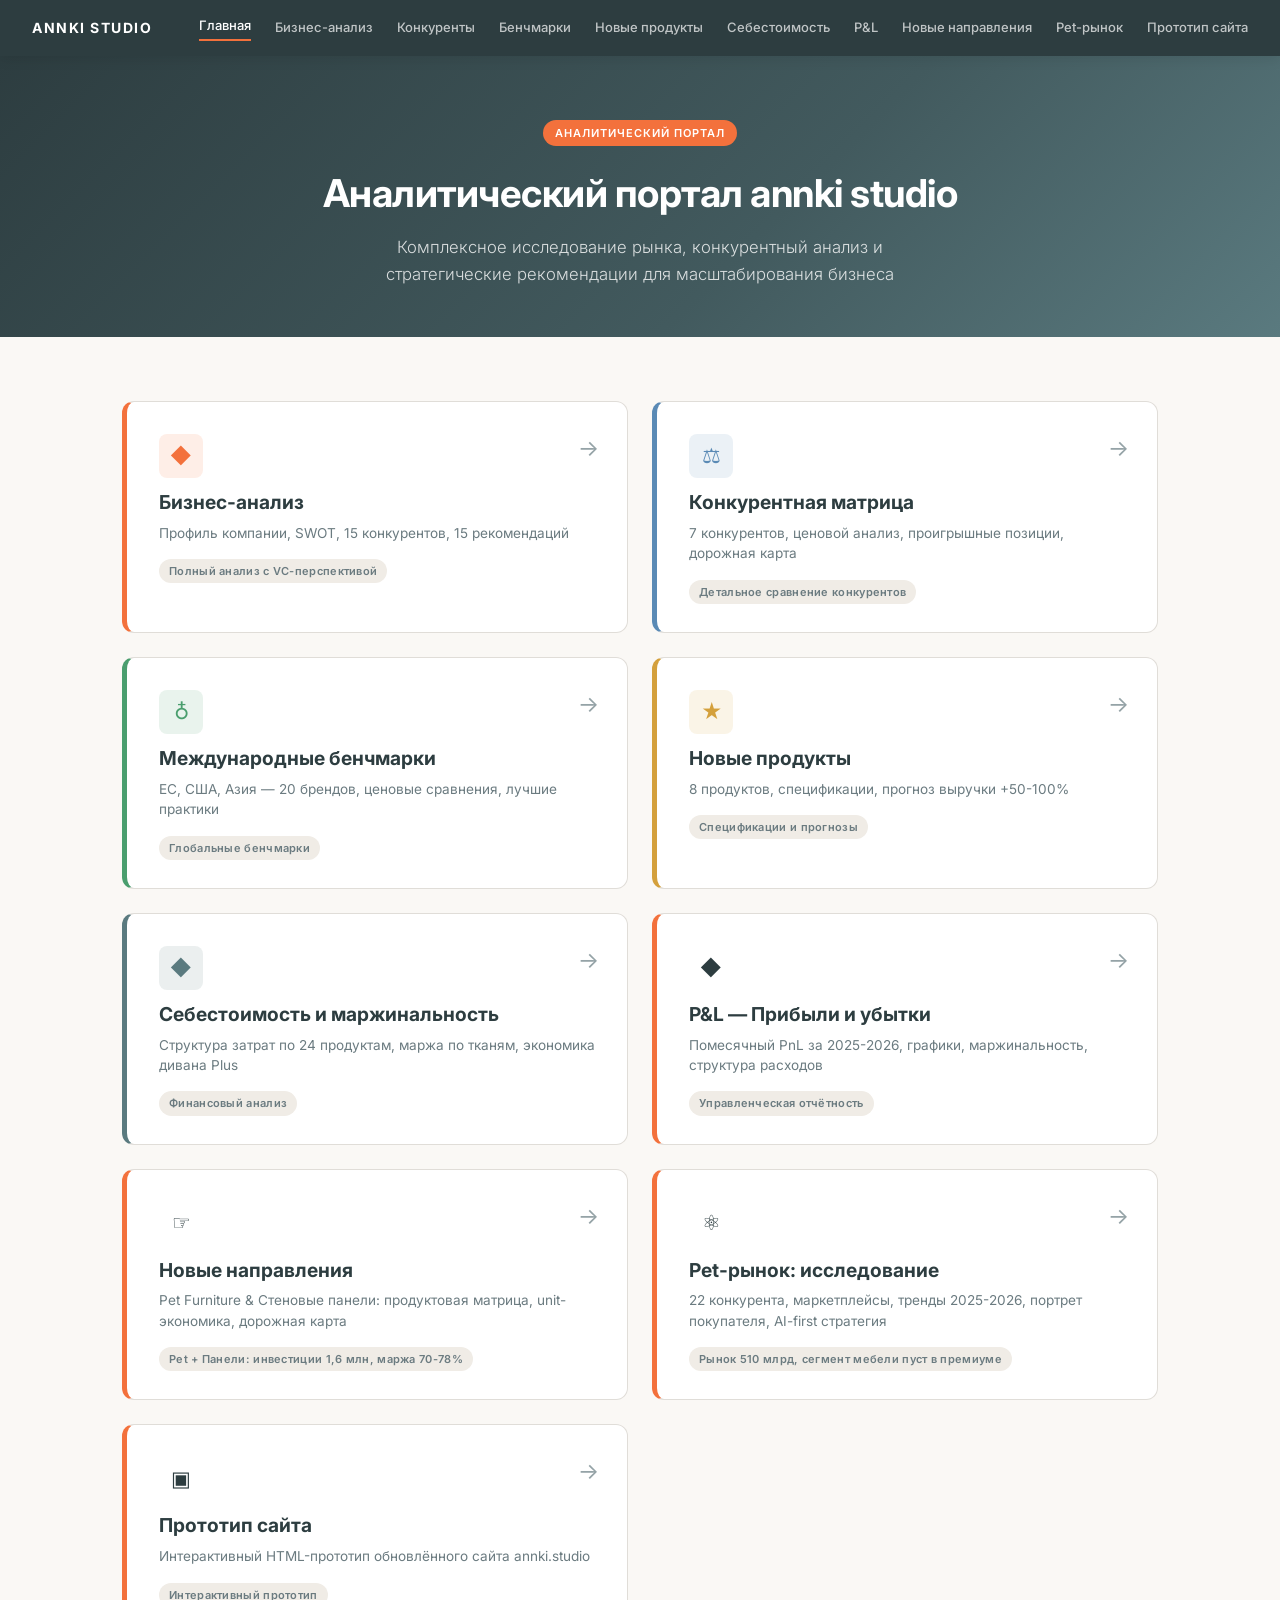
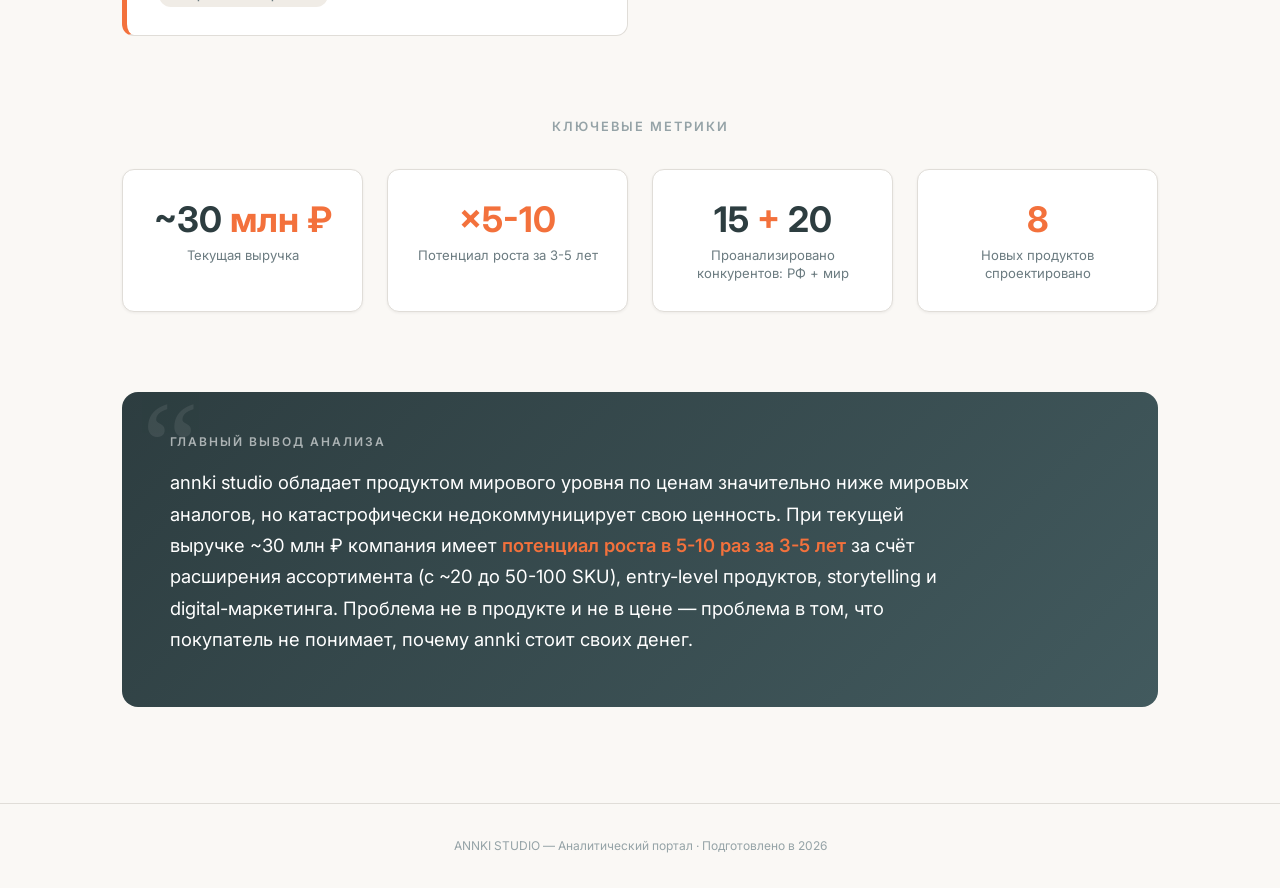
<file: index.html>
<!DOCTYPE html>
<html lang="ru">
<head>
  <meta charset="UTF-8">
  <meta name="viewport" content="width=device-width, initial-scale=1.0">
  <title>ANNKI STUDIO — Аналитический портал</title>
  <link rel="stylesheet" href="style.css">
  <style>
    /* ── Dashboard-specific styles ── */
    .dashboard-grid {
      display: grid;
      grid-template-columns: repeat(auto-fit, minmax(340px, 1fr));
      gap: 1.5rem;
      margin: 2rem 0;
    }

    .dash-card {
      background: var(--white);
      border: 1px solid var(--border);
      border-left: 5px solid var(--accent);
      border-radius: var(--radius);
      padding: 2rem 2rem 1.75rem;
      text-decoration: none;
      color: inherit;
      display: flex;
      flex-direction: column;
      gap: 0.5rem;
      transition: box-shadow 0.25s, transform 0.25s, border-left-color 0.25s;
      position: relative;
      overflow: hidden;
    }

    .dash-card::after {
      content: '\2192';
      position: absolute;
      top: 1.75rem;
      right: 1.75rem;
      font-size: 1.4rem;
      color: var(--text-muted);
      transition: transform 0.25s, color 0.25s;
    }

    .dash-card:hover {
      box-shadow: var(--shadow-lg);
      transform: translateY(-4px);
      border-left-color: var(--primary);
    }

    .dash-card:hover::after {
      transform: translateX(4px);
      color: var(--accent);
    }

    .dash-card:nth-child(2) { border-left-color: var(--info); }
    .dash-card:nth-child(2):hover { border-left-color: var(--primary); }
    .dash-card:nth-child(3) { border-left-color: var(--success); }
    .dash-card:nth-child(3):hover { border-left-color: var(--primary); }
    .dash-card:nth-child(4) { border-left-color: var(--warning); }
    .dash-card:nth-child(4):hover { border-left-color: var(--primary); }
    .dash-card:nth-child(5) { border-left-color: var(--primary-light); }
    .dash-card:nth-child(5):hover { border-left-color: var(--primary); }

    .dash-card-icon {
      width: 44px;
      height: 44px;
      border-radius: var(--radius-sm);
      display: flex;
      align-items: center;
      justify-content: center;
      font-size: 1.3rem;
      margin-bottom: 0.25rem;
      flex-shrink: 0;
    }

    .dash-card:nth-child(1) .dash-card-icon { background: rgba(243,113,60,0.12); color: var(--accent); }
    .dash-card:nth-child(2) .dash-card-icon { background: rgba(90,138,181,0.12); color: var(--info); }
    .dash-card:nth-child(3) .dash-card-icon { background: rgba(74,158,110,0.12); color: var(--success); }
    .dash-card:nth-child(4) .dash-card-icon { background: rgba(212,160,60,0.12); color: var(--warning); }
    .dash-card:nth-child(5) .dash-card-icon { background: rgba(90,122,127,0.12); color: var(--primary-light); }

    .dash-card-title {
      font-size: 1.2rem;
      font-weight: 700;
      color: var(--primary-dark);
      line-height: 1.3;
      padding-right: 2rem;
    }

    .dash-card-subtitle {
      font-size: 0.85rem;
      color: var(--text-light);
      line-height: 1.5;
    }

    .dash-card-tag {
      display: inline-block;
      margin-top: 0.5rem;
      padding: 3px 10px;
      border-radius: 20px;
      font-size: 11px;
      font-weight: 600;
      letter-spacing: 0.3px;
      background: var(--cream-dark);
      color: var(--text-light);
      width: fit-content;
    }

    /* ── Metrics strip ── */
    .metrics-section {
      padding: 3rem 0;
    }

    .metrics-section .section-label {
      text-align: center;
      font-size: 0.8rem;
      text-transform: uppercase;
      letter-spacing: 2px;
      color: var(--text-muted);
      margin-bottom: 2rem;
      font-weight: 600;
    }

    .metrics-grid {
      display: grid;
      grid-template-columns: repeat(4, 1fr);
      gap: 1.5rem;
    }

    .metric-card {
      background: var(--white);
      border: 1px solid var(--border);
      border-radius: var(--radius);
      padding: 1.75rem;
      text-align: center;
      box-shadow: var(--shadow-sm);
      transition: box-shadow 0.2s, transform 0.2s;
    }

    .metric-card:hover {
      box-shadow: var(--shadow-md);
      transform: translateY(-2px);
    }

    .metric-value {
      font-size: 2.2rem;
      font-weight: 700;
      color: var(--primary-dark);
      line-height: 1.2;
      margin-bottom: 0.35rem;
    }

    .metric-value .accent {
      color: var(--accent);
    }

    .metric-label {
      font-size: 0.82rem;
      color: var(--text-light);
      line-height: 1.4;
    }

    /* ── Insight callout ── */
    .insight-block {
      background: linear-gradient(135deg, var(--primary-dark) 0%, var(--primary) 100%);
      border-radius: var(--radius-lg);
      padding: 2.5rem 3rem;
      color: var(--white);
      margin: 2rem 0;
      position: relative;
      overflow: hidden;
    }

    .insight-block::before {
      content: '\201C';
      position: absolute;
      top: -10px;
      left: 20px;
      font-size: 8rem;
      opacity: 0.08;
      font-family: Georgia, serif;
      line-height: 1;
    }

    .insight-label {
      font-size: 0.75rem;
      text-transform: uppercase;
      letter-spacing: 2px;
      opacity: 0.6;
      margin-bottom: 1rem;
      font-weight: 600;
    }

    .insight-text {
      font-size: 1.15rem;
      line-height: 1.7;
      font-weight: 400;
      max-width: 800px;
    }

    .insight-text strong {
      color: var(--accent);
      font-weight: 600;
    }

    /* ── Responsive overrides ── */
    @media (max-width: 768px) {
      .dashboard-grid {
        grid-template-columns: 1fr;
      }
      .metrics-grid {
        grid-template-columns: 1fr 1fr;
      }
      .insight-block {
        padding: 2rem 1.5rem;
      }
    }

    @media (max-width: 480px) {
      .metrics-grid {
        grid-template-columns: 1fr;
      }
    }
  </style>
</head>
<body>

  <!-- ── Navigation ── -->
  <nav class="top-nav">
    <a href="index.html" class="brand">ANNKI STUDIO</a>
    <a href="index.html" class="active">Главная</a>
    <a href="analysis.html">Бизнес-анализ</a>
    <a href="competitors.html">Конкуренты</a>
    <a href="benchmarks.html">Бенчмарки</a>
    <a href="new-products.html">Новые продукты</a>
    <a href="cost-analysis.html">Себестоимость</a>
    <a href="pnl.html">P&L</a>
    <a href="new-directions.html">Новые направления</a>
    <a href="pet-market.html">Pet-рынок</a>
    <a href="../annki-site-prototype/index.html">Прототип сайта</a>
  </nav>

  <!-- ── Hero ── -->
  <section class="hero">
    <div class="badge">Аналитический портал</div>
    <h1>Аналитический портал annki studio</h1>
    <p class="subtitle">Комплексное исследование рынка, конкурентный анализ и стратегические рекомендации для масштабирования бизнеса</p>
  </section>

  <!-- ── Dashboard Grid ── -->
  <div class="container">

    <div class="dashboard-grid">

      <a href="analysis.html" class="dash-card">
        <div class="dash-card-icon">&#9670;</div>
        <div class="dash-card-title">Бизнес-анализ</div>
        <div class="dash-card-subtitle">Профиль компании, SWOT, 15 конкурентов, 15 рекомендаций</div>
        <div class="dash-card-tag">Полный анализ с VC-перспективой</div>
      </a>

      <a href="competitors.html" class="dash-card">
        <div class="dash-card-icon">&#9878;</div>
        <div class="dash-card-title">Конкурентная матрица</div>
        <div class="dash-card-subtitle">7 конкурентов, ценовой анализ, проигрышные позиции, дорожная карта</div>
        <div class="dash-card-tag">Детальное сравнение конкурентов</div>
      </a>

      <a href="benchmarks.html" class="dash-card">
        <div class="dash-card-icon">&#9793;</div>
        <div class="dash-card-title">Международные бенчмарки</div>
        <div class="dash-card-subtitle">ЕС, США, Азия — 20 брендов, ценовые сравнения, лучшие практики</div>
        <div class="dash-card-tag">Глобальные бенчмарки</div>
      </a>

      <a href="new-products.html" class="dash-card">
        <div class="dash-card-icon">&#9733;</div>
        <div class="dash-card-title">Новые продукты</div>
        <div class="dash-card-subtitle">8 продуктов, спецификации, прогноз выручки +50-100%</div>
        <div class="dash-card-tag">Спецификации и прогнозы</div>
      </a>

      <a href="cost-analysis.html" class="dash-card">
        <div class="dash-card-icon">&#9670;</div>
        <div class="dash-card-title">Себестоимость и маржинальность</div>
        <div class="dash-card-subtitle">Структура затрат по 24 продуктам, маржа по тканям, экономика дивана Plus</div>
        <div class="dash-card-tag">Финансовый анализ</div>
      </a>

      <a href="pnl.html" class="dash-card">
        <div class="dash-card-icon">&#9670;</div>
        <div class="dash-card-title">P&L — Прибыли и убытки</div>
        <div class="dash-card-subtitle">Помесячный PnL за 2025-2026, графики, маржинальность, структура расходов</div>
        <div class="dash-card-tag">Управленческая отчётность</div>
      </a>

      <a href="new-directions.html" class="dash-card">
        <div class="dash-card-icon">&#9758;</div>
        <div class="dash-card-title">Новые направления</div>
        <div class="dash-card-subtitle">Pet Furniture & Стеновые панели: продуктовая матрица, unit-экономика, дорожная карта</div>
        <div class="dash-card-tag">Pet + Панели: инвестиции 1,6 млн, маржа 70-78%</div>
      </a>

      <a href="pet-market.html" class="dash-card">
        <div class="dash-card-icon">&#9883;</div>
        <div class="dash-card-title">Pet-рынок: исследование</div>
        <div class="dash-card-subtitle">22 конкурента, маркетплейсы, тренды 2025-2026, портрет покупателя, AI-first стратегия</div>
        <div class="dash-card-tag">Рынок 510 млрд, сегмент мебели пуст в премиуме</div>
      </a>

      <a href="../annki-site-prototype/index.html" class="dash-card">
        <div class="dash-card-icon">&#9635;</div>
        <div class="dash-card-title">Прототип сайта</div>
        <div class="dash-card-subtitle">Интерактивный HTML-прототип обновлённого сайта annki.studio</div>
        <div class="dash-card-tag">Интерактивный прототип</div>
      </a>

    </div>

    <!-- ── Key Metrics ── -->
    <div class="metrics-section">
      <div class="section-label">Ключевые метрики</div>
      <div class="metrics-grid">

        <div class="metric-card">
          <div class="metric-value">~30 <span class="accent">млн &#8381;</span></div>
          <div class="metric-label">Текущая выручка</div>
        </div>

        <div class="metric-card">
          <div class="metric-value"><span class="accent">&times;5-10</span></div>
          <div class="metric-label">Потенциал роста за 3-5 лет</div>
        </div>

        <div class="metric-card">
          <div class="metric-value">15 <span class="accent">+</span> 20</div>
          <div class="metric-label">Проанализировано конкурентов: РФ + мир</div>
        </div>

        <div class="metric-card">
          <div class="metric-value"><span class="accent">8</span></div>
          <div class="metric-label">Новых продуктов спроектировано</div>
        </div>

      </div>
    </div>

    <!-- ── Insight Callout ── -->
    <div class="insight-block">
      <div class="insight-label">Главный вывод анализа</div>
      <p class="insight-text">
        annki studio обладает продуктом мирового уровня по ценам значительно ниже мировых аналогов, но катастрофически недокоммуницирует свою ценность. При текущей выручке ~30 млн &#8381; компания имеет <strong>потенциал роста в 5-10 раз за 3-5 лет</strong> за счёт расширения ассортимента (с ~20 до 50-100 SKU), entry-level продуктов, storytelling и digital-маркетинга. Проблема не в продукте и не в цене — проблема в том, что покупатель не понимает, почему annki стоит своих денег.
      </p>
    </div>

  </div>

  <!-- ── Footer ── -->
  <footer class="report-footer">
    ANNKI STUDIO — Аналитический портал &middot; Подготовлено в 2026
  </footer>

</body>
</html>
</file>
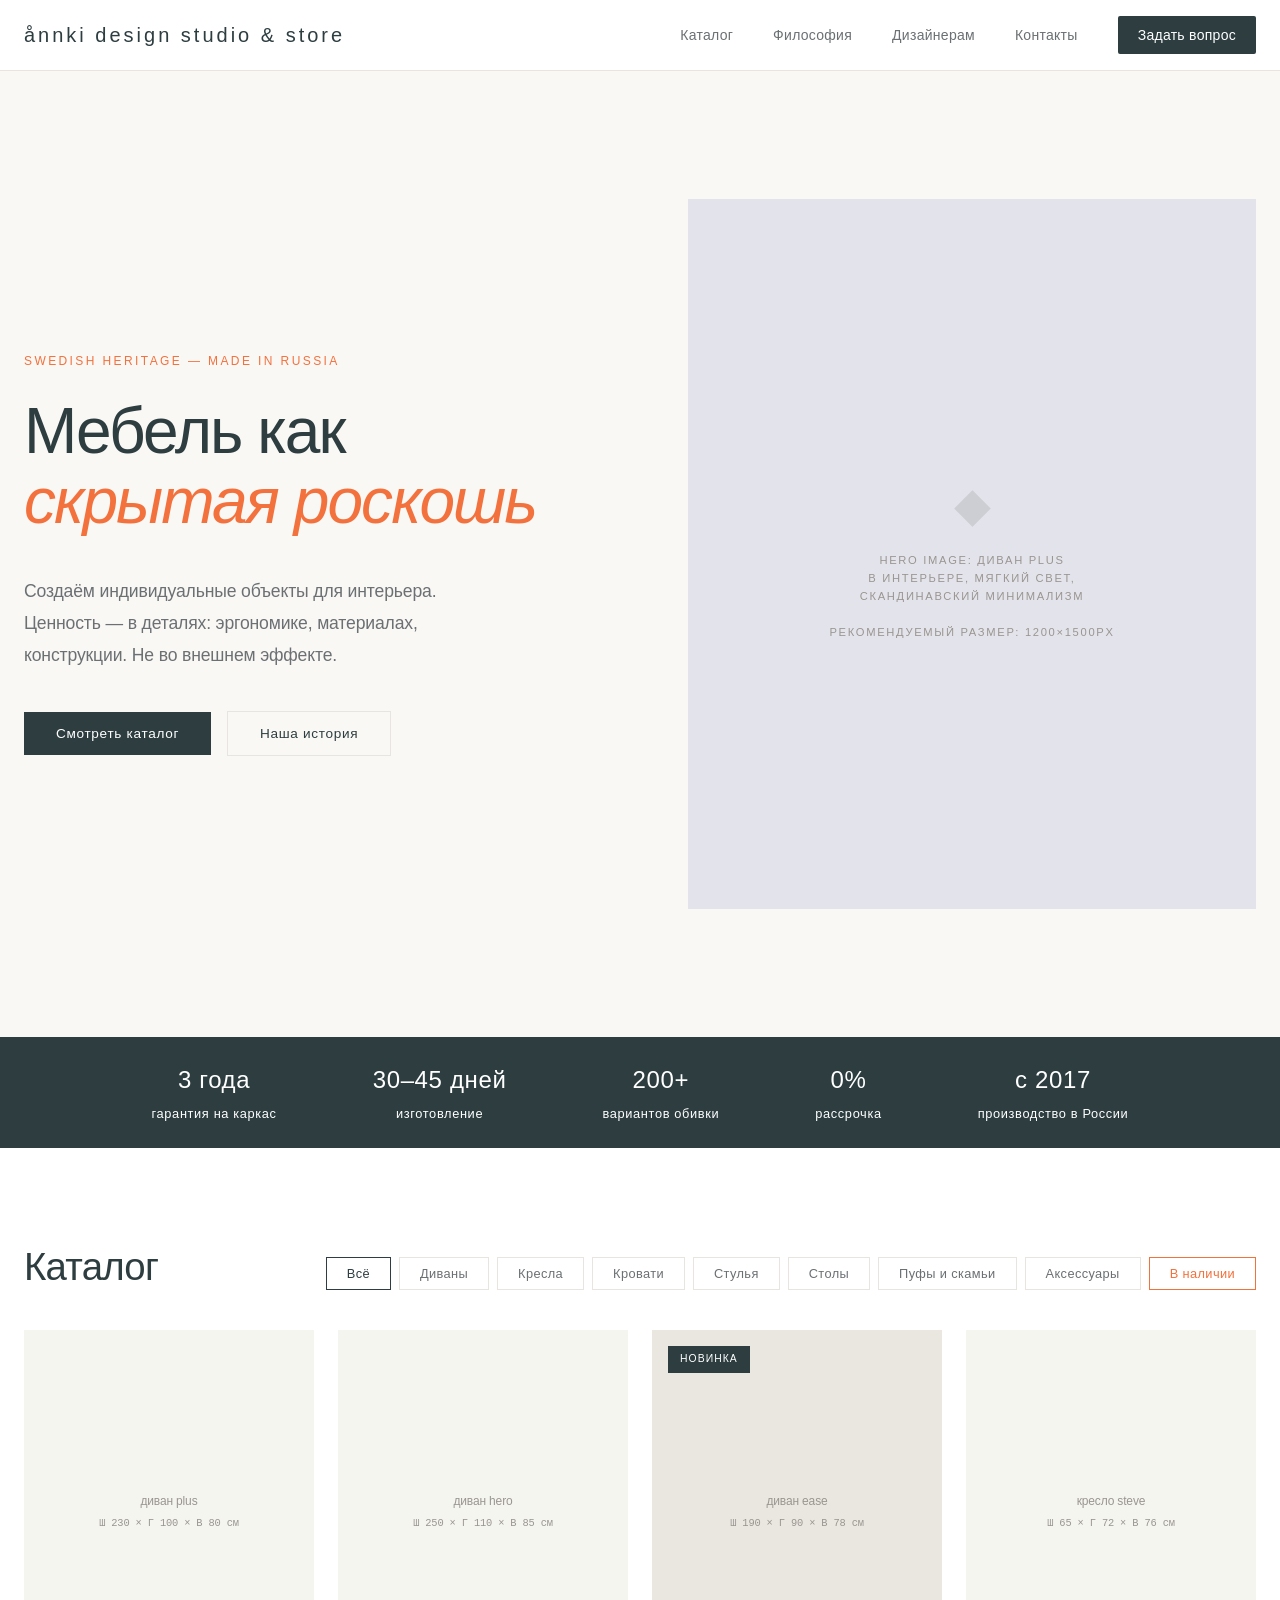
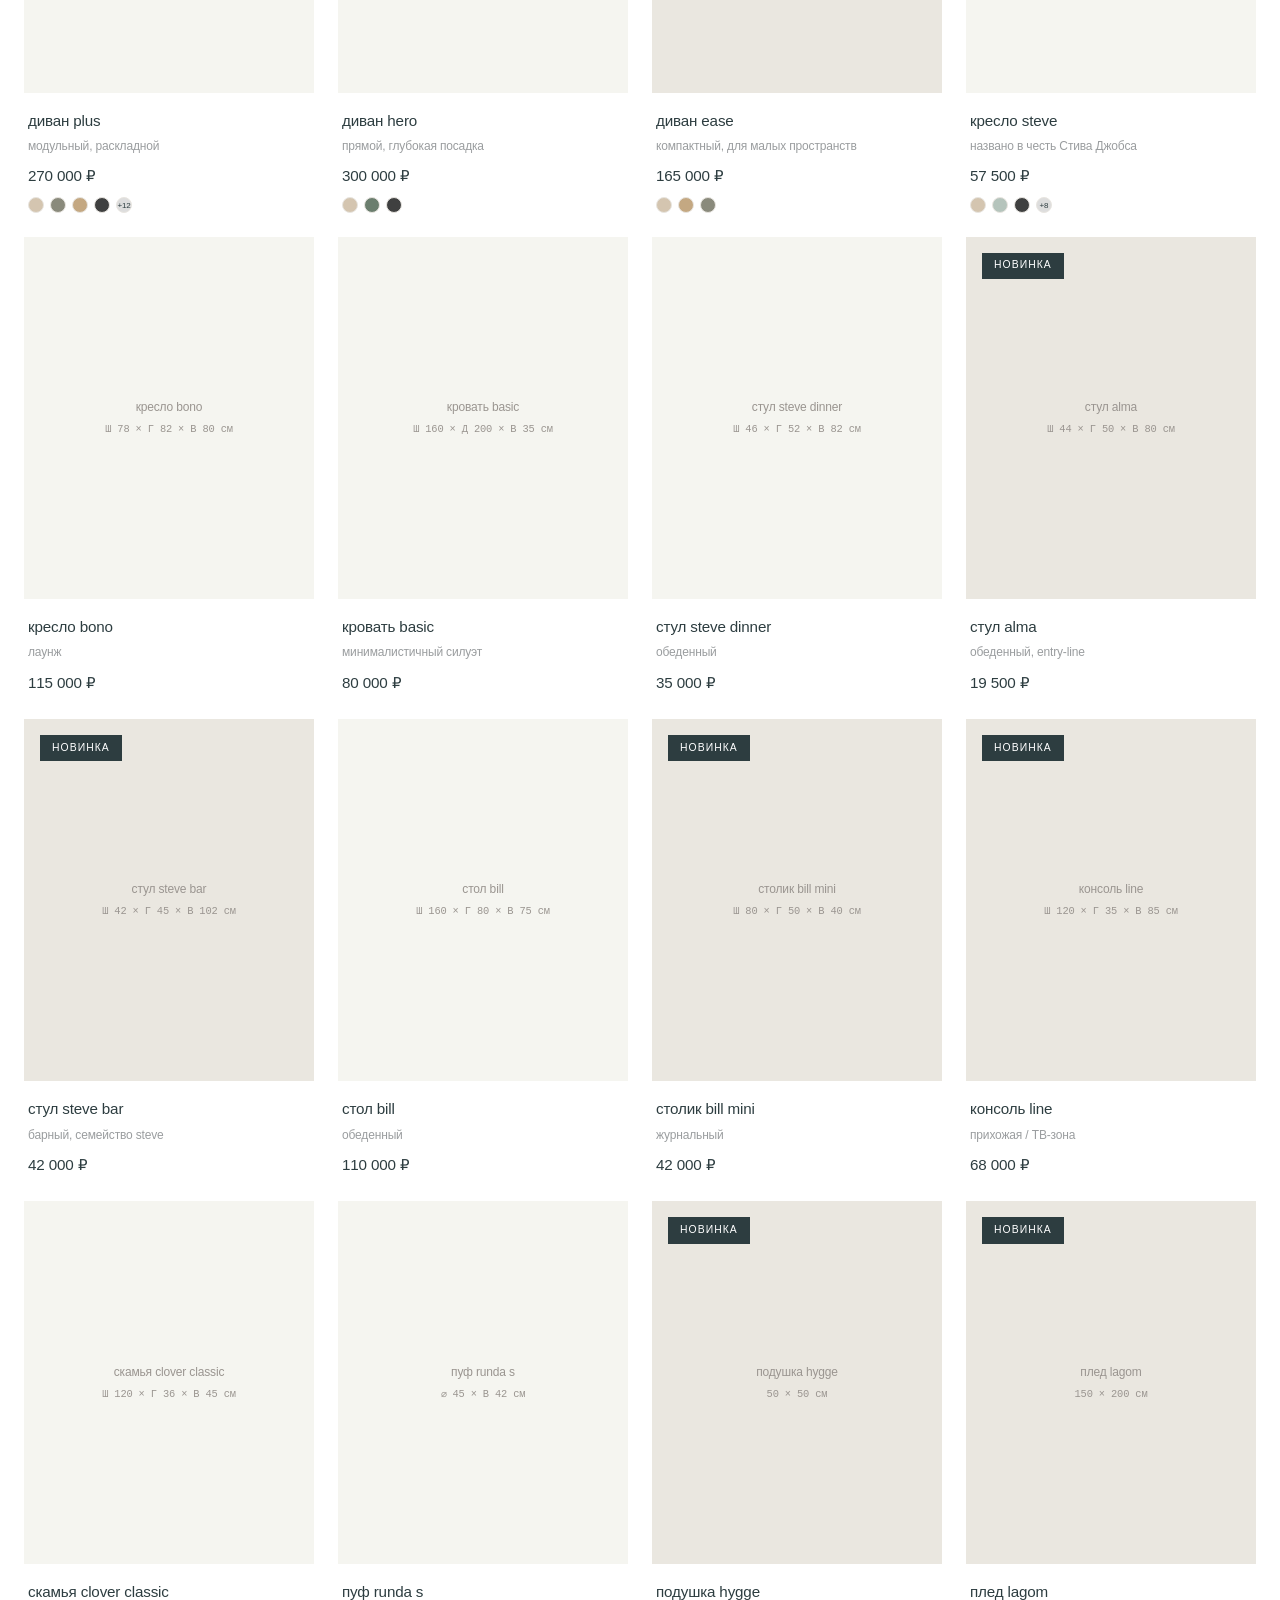
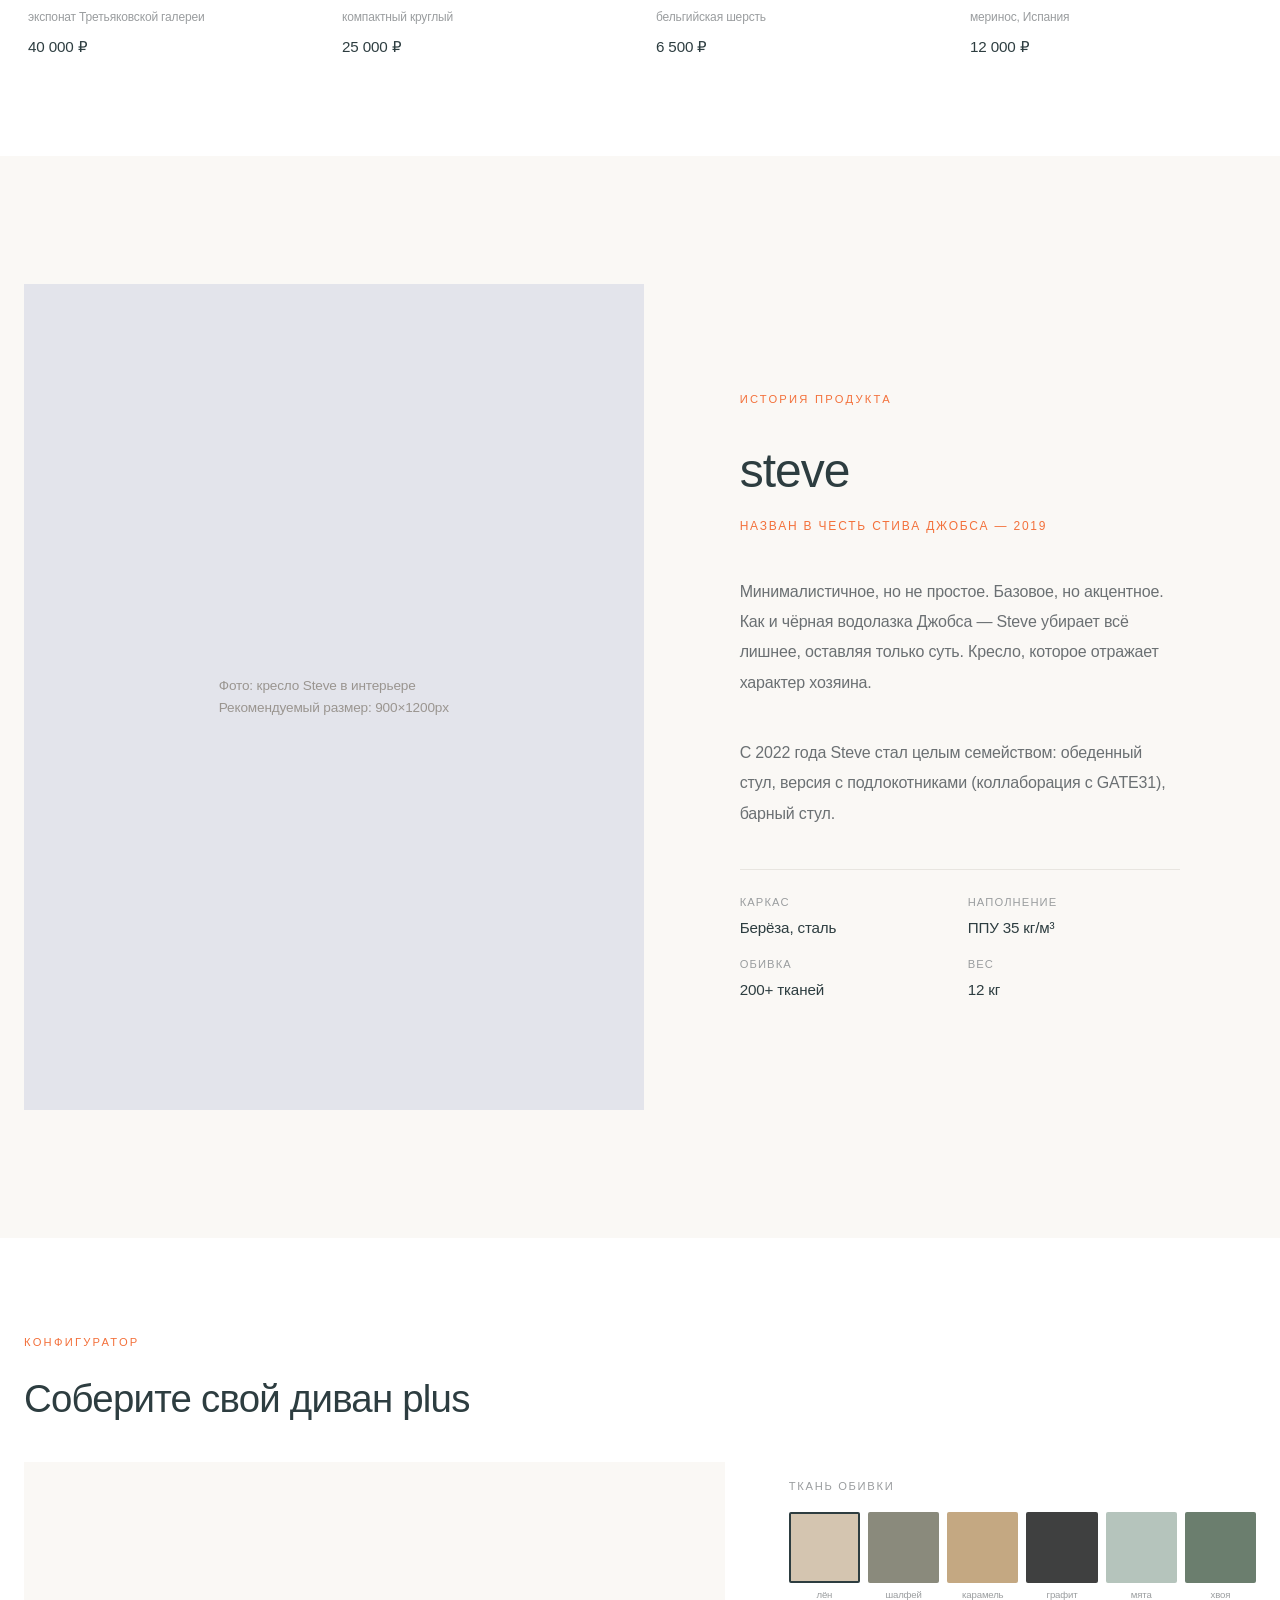
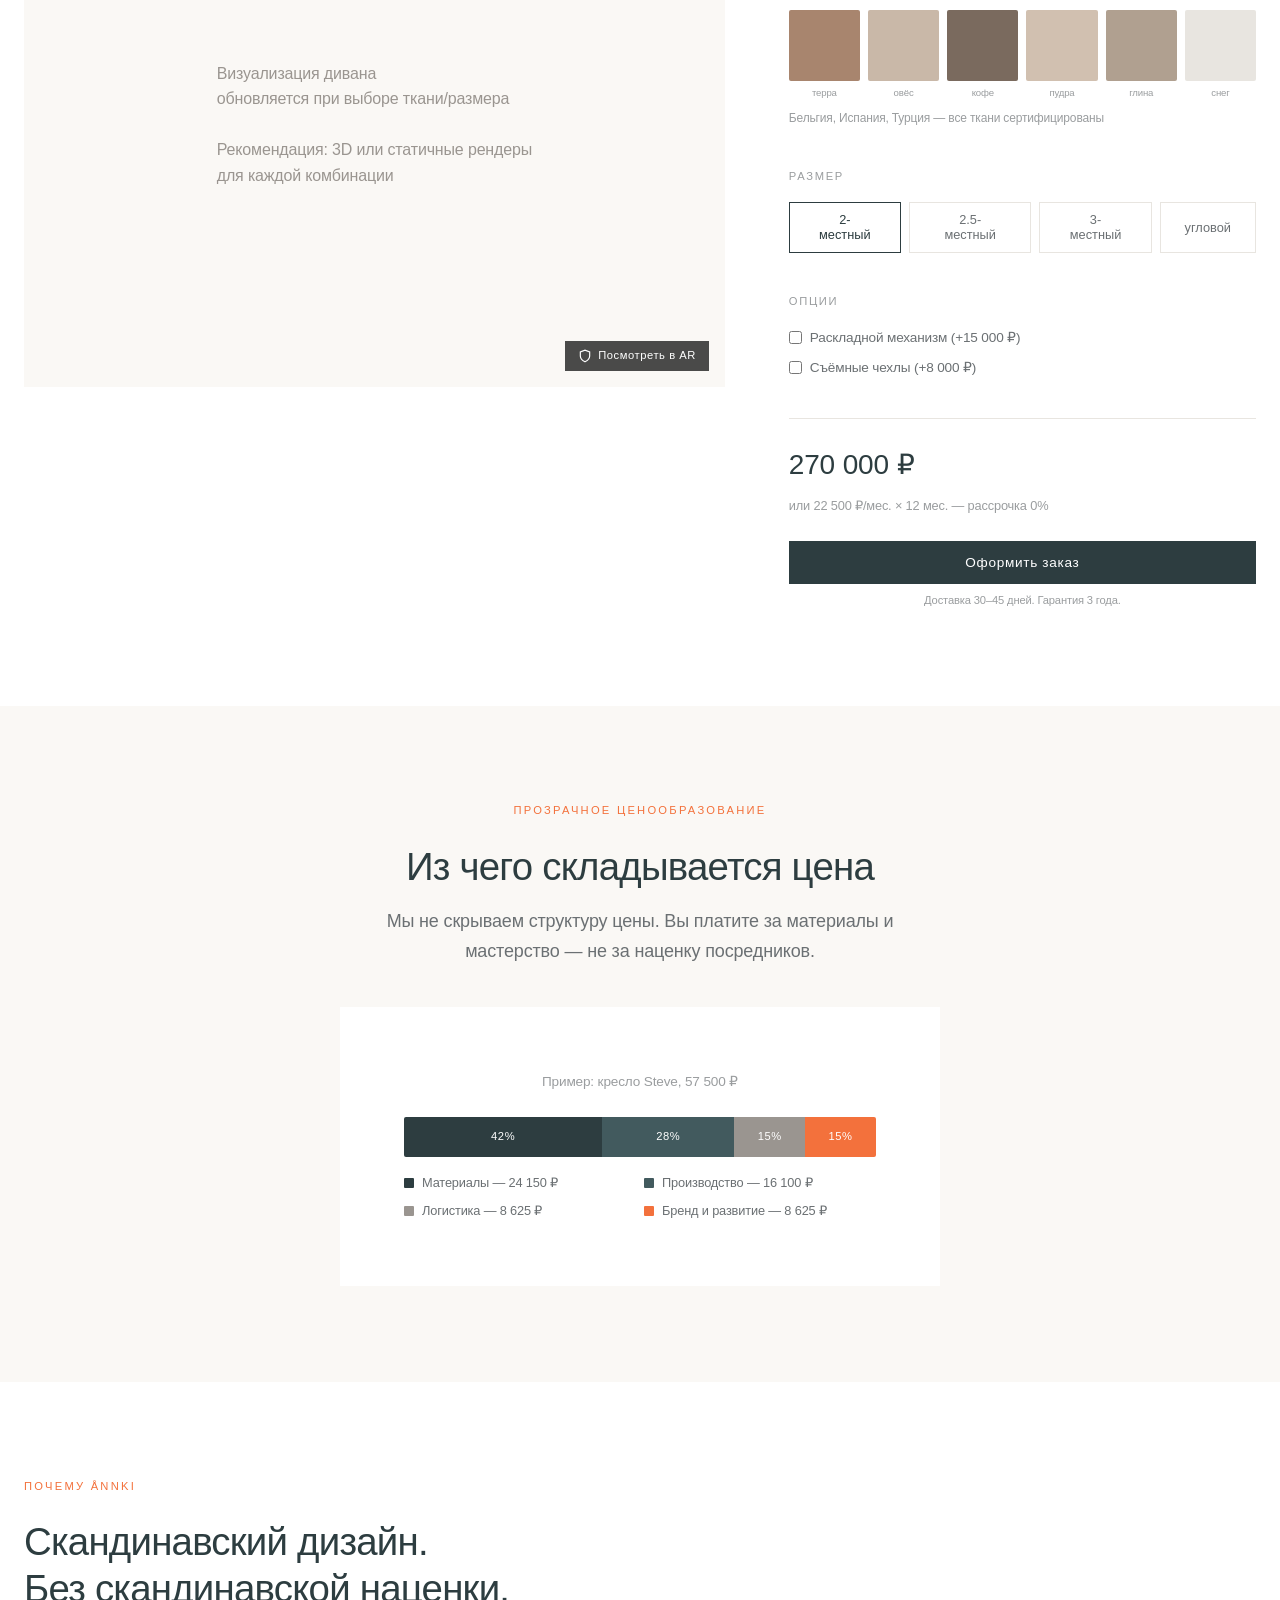
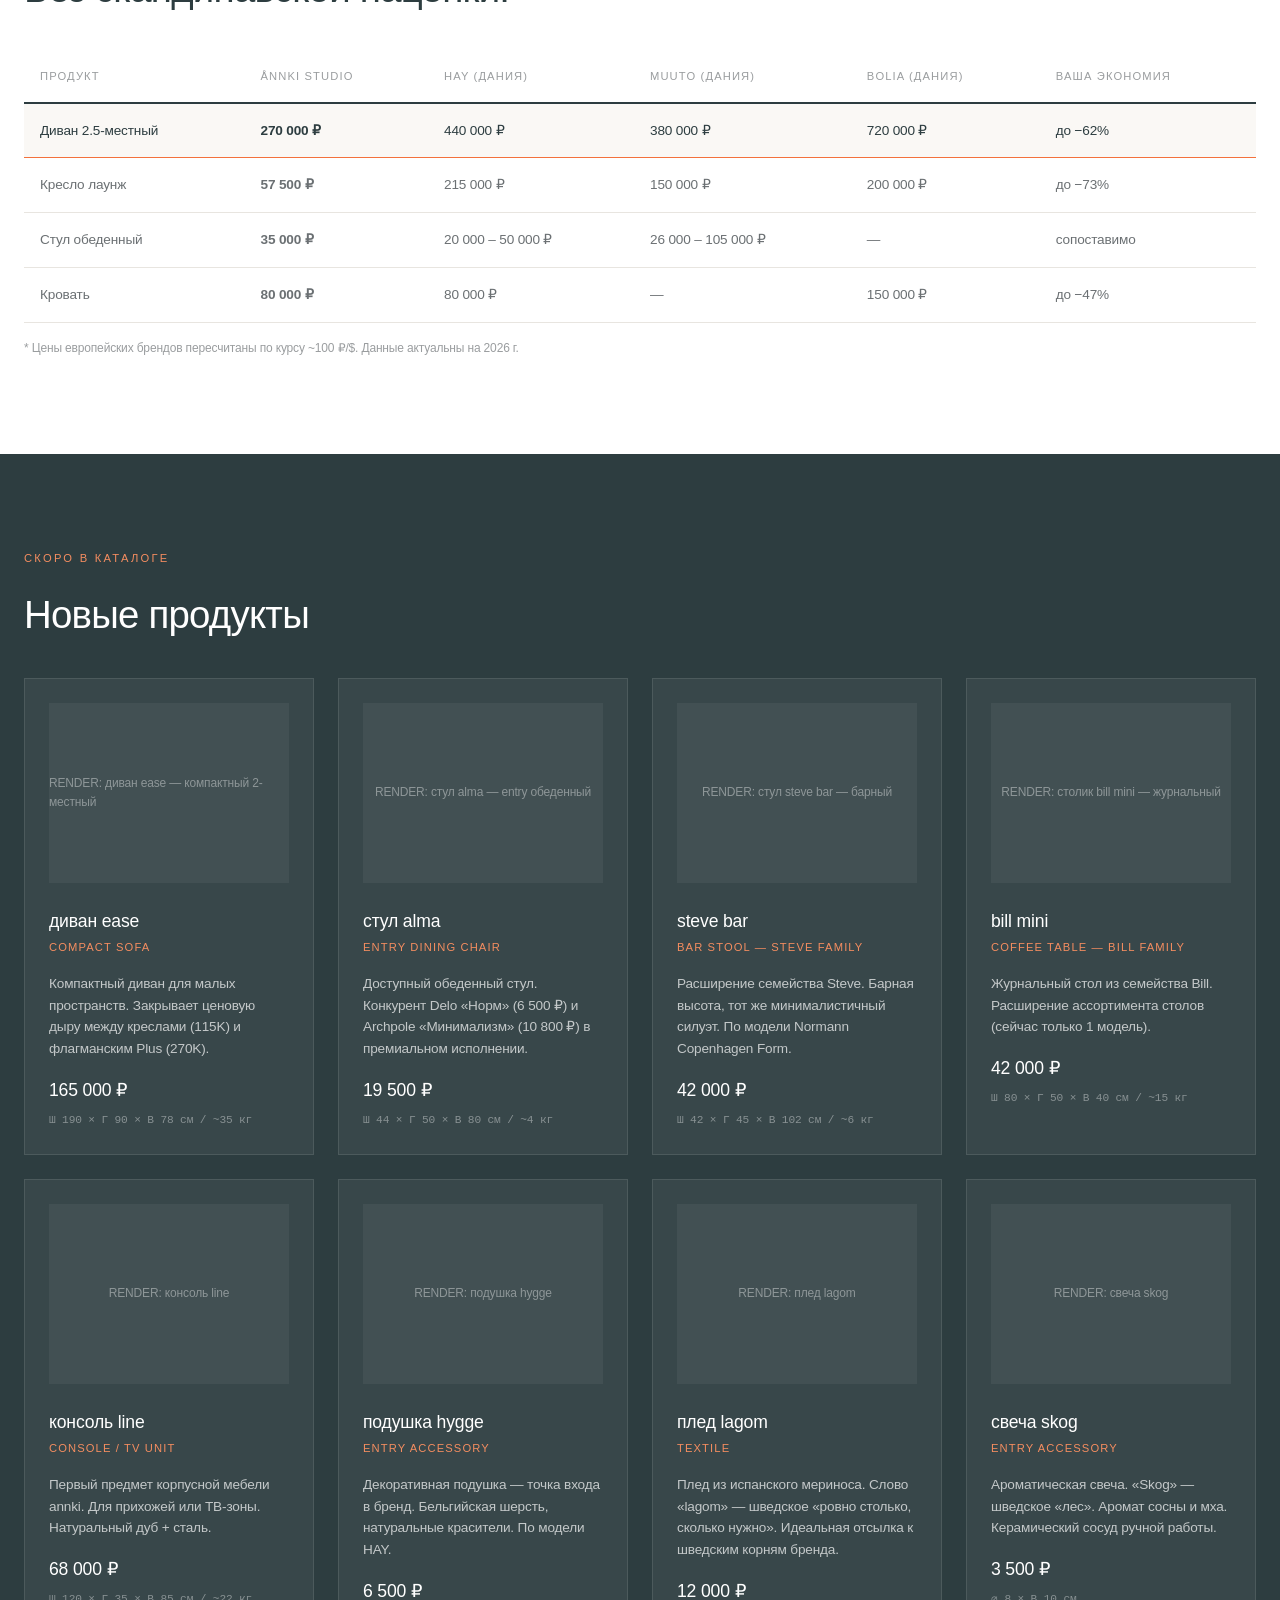
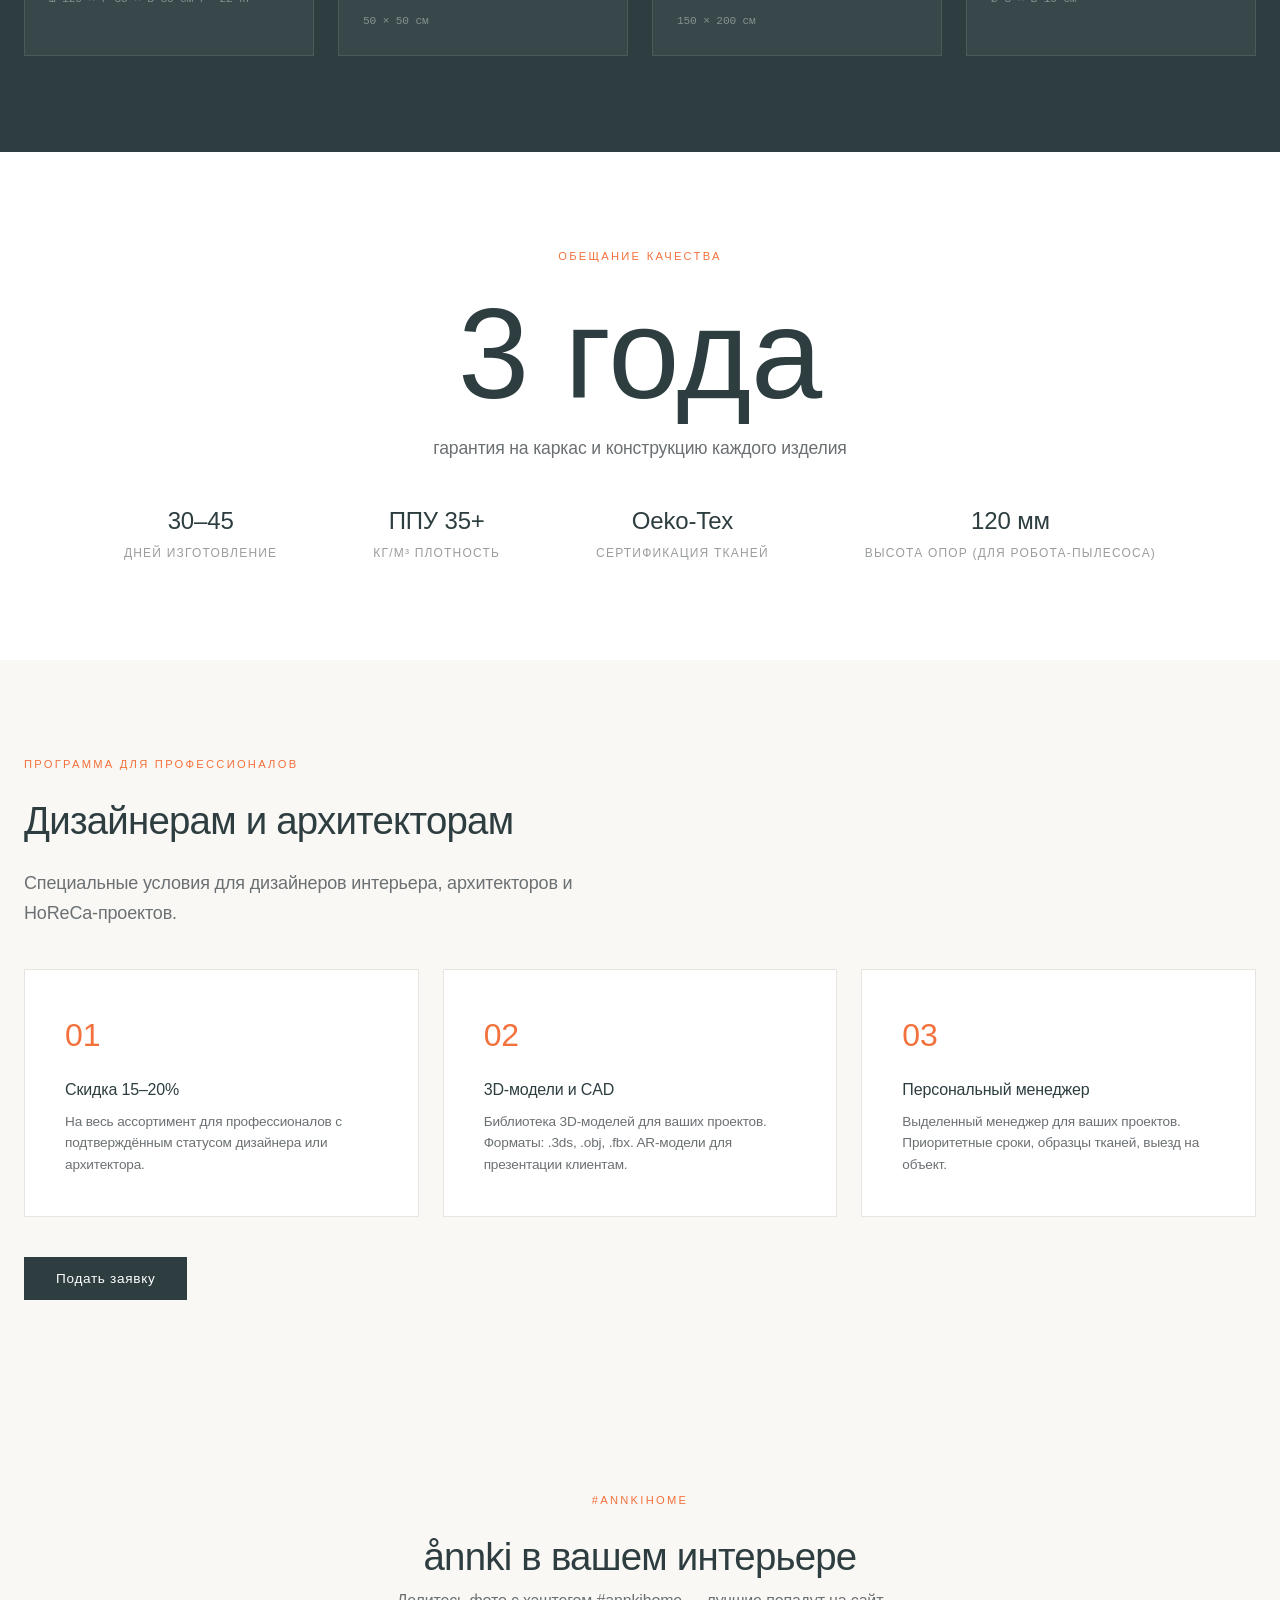
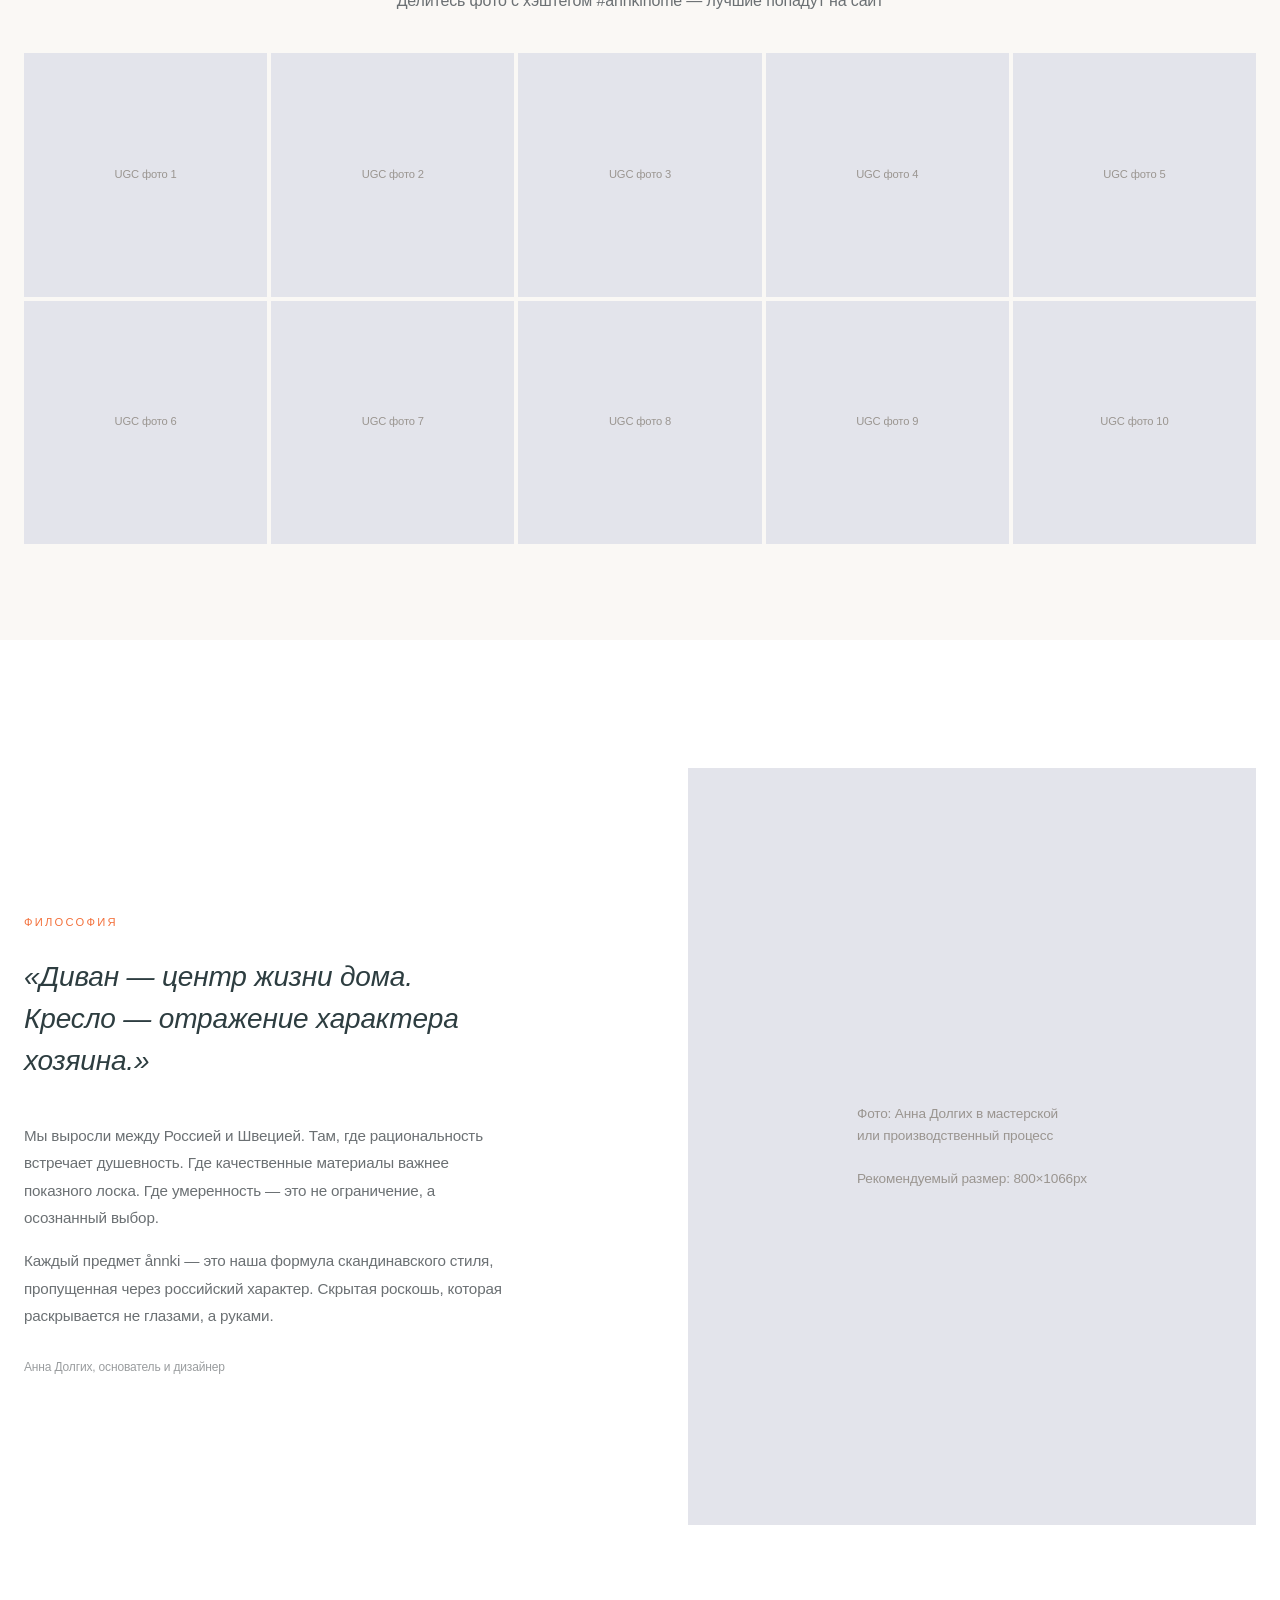
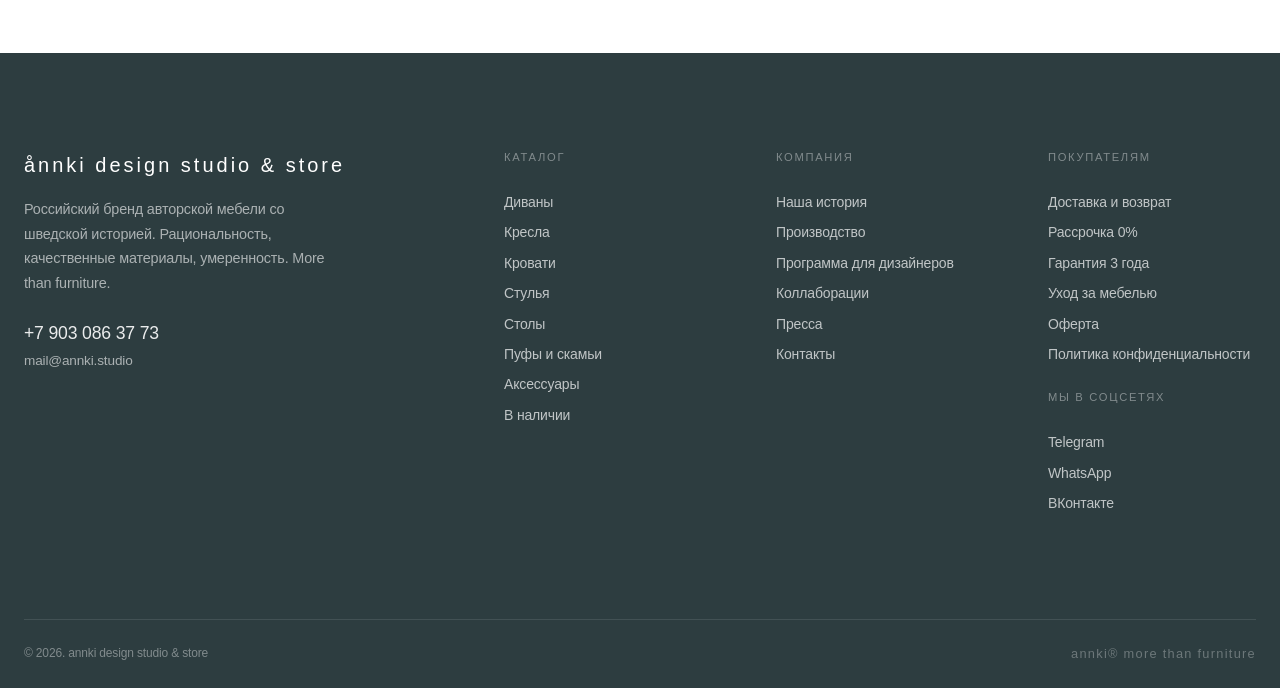
<file: annki-site-prototype/index.html>
<!DOCTYPE html>
<html lang="ru">
<head>
<meta charset="UTF-8">
<meta name="viewport" content="width=device-width, initial-scale=1.0">
<title>ånnki design studio & store — more than furniture</title>
<style>
/* ========================================
   ANNKI STUDIO — REDESIGNED PROTOTYPE
   Design System & Variables
   ======================================== */

:root {
  /* Brand Colors — preserved from original */
  --primary-100: #425a5e;
  --primary-200: #2d3d40;
  --primary-300: #3f4040;
  --secondary-100: #ffffff;
  --secondary-200: #f5f5f0;
  --secondary-300: #e3e4eb;
  --tertiary-100: #f48d60;
  --tertiary-200: #f47c48;
  --tertiary-300: #f3713c;

  /* Extended palette — new */
  --cream: #faf8f5;
  --warm-gray: #9a9590;
  --light-border: #e8e5e0;
  --text-primary: #2d3d40;
  --text-secondary: #6b7073;
  --text-muted: #9a9d9f;

  /* Typography */
  --font-primary: 'Helvetica Neue', Helvetica, Arial, -apple-system, sans-serif;
  --font-display: 'Helvetica Neue', Helvetica, Arial, sans-serif;

  /* Spacing scale */
  --sp-xs: 0.25rem;
  --sp-sm: 0.5rem;
  --sp-md: 1rem;
  --sp-lg: 1.5rem;
  --sp-xl: 2.5rem;
  --sp-2xl: 4rem;
  --sp-3xl: 6rem;
  --sp-4xl: 8rem;

  /* Transitions */
  --ease: cubic-bezier(0.25, 0.1, 0.25, 1);
  --duration: 0.3s;
}

/* ========================================
   Reset & Base
   ======================================== */

*, *::before, *::after { box-sizing: border-box; margin: 0; padding: 0; }

html {
  font-size: 16px;
  scroll-behavior: smooth;
  -webkit-font-smoothing: antialiased;
}

body {
  font-family: var(--font-primary);
  color: var(--text-primary);
  background: var(--secondary-100);
  line-height: 1.6;
  letter-spacing: -0.01em;
}

a { color: inherit; text-decoration: none; }
img { max-width: 100%; display: block; }
button { cursor: pointer; font-family: inherit; }
ul { list-style: none; }

/* ========================================
   Typography
   ======================================== */

.h1 { font-size: clamp(2rem, 4vw, 3.5rem); font-weight: 300; line-height: 1.15; letter-spacing: -0.03em; }
.h2 { font-size: clamp(1.5rem, 3vw, 2.5rem); font-weight: 300; line-height: 1.2; letter-spacing: -0.02em; }
.h3 { font-size: clamp(1.1rem, 2vw, 1.5rem); font-weight: 400; line-height: 1.3; letter-spacing: -0.01em; }
.body-lg { font-size: 1.125rem; line-height: 1.7; }
.body-sm { font-size: 0.875rem; line-height: 1.6; }
.caption { font-size: 0.75rem; text-transform: uppercase; letter-spacing: 0.1em; color: var(--text-muted); }
.mono { font-family: 'SF Mono', 'Fira Code', monospace; }

/* ========================================
   Layout
   ======================================== */

.container { max-width: 1440px; margin: 0 auto; padding: 0 var(--sp-lg); }
.container-narrow { max-width: 900px; margin: 0 auto; padding: 0 var(--sp-lg); }
.grid { display: grid; gap: var(--sp-lg); }
.grid-2 { grid-template-columns: repeat(2, 1fr); }
.grid-3 { grid-template-columns: repeat(3, 1fr); }
.grid-4 { grid-template-columns: repeat(4, 1fr); }
.flex { display: flex; }
.flex-between { display: flex; justify-content: space-between; align-items: center; }

@media (max-width: 768px) {
  .grid-2, .grid-3, .grid-4 { grid-template-columns: 1fr; }
}

/* ========================================
   HEADER — Enhanced
   ======================================== */

.header {
  position: sticky;
  top: 0;
  z-index: 100;
  background: rgba(255, 255, 255, 0.95);
  backdrop-filter: blur(20px);
  border-bottom: 1px solid var(--light-border);
  padding: var(--sp-md) 0;
}

.header-inner {
  display: flex;
  justify-content: space-between;
  align-items: center;
  max-width: 1440px;
  margin: 0 auto;
  padding: 0 var(--sp-lg);
}

.logo {
  font-size: 1.25rem;
  font-weight: 300;
  letter-spacing: 0.15em;
  color: var(--primary-200);
}

.logo span { font-weight: 500; }

.nav { display: flex; gap: var(--sp-xl); align-items: center; }
.nav a {
  font-size: 0.875rem;
  color: var(--text-secondary);
  letter-spacing: 0.02em;
  transition: color var(--duration) var(--ease);
  position: relative;
}
.nav a:hover { color: var(--text-primary); }
.nav a::after {
  content: '';
  position: absolute;
  bottom: -4px;
  left: 0;
  width: 0;
  height: 1px;
  background: var(--tertiary-300);
  transition: width var(--duration) var(--ease);
}
.nav a:hover::after { width: 100%; }

.nav-cta {
  background: var(--text-primary);
  color: white !important;
  padding: 0.5rem 1.25rem;
  border-radius: 2px;
  font-size: 0.8rem;
  letter-spacing: 0.05em;
  transition: background var(--duration) var(--ease);
}
.nav-cta:hover { background: var(--tertiary-300); }
.nav-cta::after { display: none !important; }

/* ========================================
   HERO — New section
   ======================================== */

.hero {
  background: var(--cream);
  padding: var(--sp-4xl) 0;
  position: relative;
  overflow: hidden;
}

.hero-content {
  max-width: 1440px;
  margin: 0 auto;
  padding: 0 var(--sp-lg);
  display: grid;
  grid-template-columns: 1fr 1fr;
  gap: var(--sp-3xl);
  align-items: center;
}

.hero-text { max-width: 540px; }

.hero-tagline {
  font-size: 0.75rem;
  text-transform: uppercase;
  letter-spacing: 0.2em;
  color: var(--tertiary-300);
  margin-bottom: var(--sp-lg);
}

.hero-title {
  font-size: clamp(2.5rem, 5vw, 4rem);
  font-weight: 200;
  line-height: 1.1;
  letter-spacing: -0.03em;
  color: var(--primary-200);
  margin-bottom: var(--sp-xl);
}

.hero-title em {
  font-style: italic;
  color: var(--tertiary-300);
}

.hero-description {
  font-size: 1.1rem;
  line-height: 1.8;
  color: var(--text-secondary);
  margin-bottom: var(--sp-xl);
  max-width: 420px;
}

.hero-actions { display: flex; gap: var(--sp-md); align-items: center; }

.btn-primary {
  background: var(--primary-200);
  color: white;
  padding: 0.875rem 2rem;
  border: none;
  font-size: 0.85rem;
  letter-spacing: 0.05em;
  transition: all var(--duration) var(--ease);
}
.btn-primary:hover { background: var(--tertiary-300); }

.btn-secondary {
  background: transparent;
  color: var(--text-primary);
  padding: 0.875rem 2rem;
  border: 1px solid var(--light-border);
  font-size: 0.85rem;
  letter-spacing: 0.05em;
  transition: all var(--duration) var(--ease);
}
.btn-secondary:hover { border-color: var(--tertiary-300); color: var(--tertiary-300); }

.hero-image {
  aspect-ratio: 4/5;
  background: var(--secondary-300);
  display: flex;
  align-items: center;
  justify-content: center;
  color: var(--text-muted);
  font-size: 0.85rem;
  position: relative;
  overflow: hidden;
}

.hero-image-placeholder {
  text-align: center;
  padding: var(--sp-xl);
}

.hero-image-placeholder .label {
  font-size: 0.7rem;
  text-transform: uppercase;
  letter-spacing: 0.15em;
  margin-top: var(--sp-sm);
  color: var(--warm-gray);
}

@media (max-width: 768px) {
  .hero-content { grid-template-columns: 1fr; gap: var(--sp-xl); }
  .hero { padding: var(--sp-2xl) 0; }
}

/* ========================================
   TRUST BAR — New (прозрачность + гарантия)
   ======================================== */

.trust-bar {
  background: var(--primary-200);
  color: white;
  padding: var(--sp-lg) 0;
}

.trust-items {
  display: flex;
  justify-content: center;
  gap: var(--sp-3xl);
  flex-wrap: wrap;
}

.trust-item {
  text-align: center;
  font-size: 0.8rem;
  letter-spacing: 0.05em;
}

.trust-item strong {
  display: block;
  font-size: 1.5rem;
  font-weight: 300;
  margin-bottom: 0.25rem;
}

/* ========================================
   PHILOSOPHY — New section (storytelling)
   ======================================== */

.philosophy {
  padding: var(--sp-4xl) 0;
  background: white;
}

.philosophy-grid {
  display: grid;
  grid-template-columns: 1fr 1fr;
  gap: var(--sp-3xl);
  align-items: center;
}

.philosophy-text { max-width: 480px; }

.section-label {
  font-size: 0.7rem;
  text-transform: uppercase;
  letter-spacing: 0.2em;
  color: var(--tertiary-300);
  margin-bottom: var(--sp-lg);
}

.philosophy-quote {
  font-size: clamp(1.25rem, 2.5vw, 1.75rem);
  font-weight: 300;
  line-height: 1.5;
  color: var(--primary-200);
  margin-bottom: var(--sp-xl);
  font-style: italic;
}

.philosophy-body {
  font-size: 0.95rem;
  line-height: 1.8;
  color: var(--text-secondary);
}

/* ========================================
   PRICE TRANSPARENCY — New (Takt-inspired)
   ======================================== */

.transparency {
  padding: var(--sp-3xl) 0;
  background: var(--cream);
}

.transparency-card {
  background: white;
  padding: var(--sp-2xl);
  max-width: 600px;
  margin: var(--sp-xl) auto 0;
}

.price-breakdown { margin-top: var(--sp-lg); }

.price-bar {
  display: flex;
  height: 40px;
  border-radius: 2px;
  overflow: hidden;
  margin-bottom: var(--sp-md);
}

.price-bar-segment {
  display: flex;
  align-items: center;
  justify-content: center;
  font-size: 0.7rem;
  font-weight: 500;
  letter-spacing: 0.05em;
  color: white;
}

.price-bar-materials { background: var(--primary-200); flex: 42; }
.price-bar-production { background: var(--primary-100); flex: 28; }
.price-bar-logistics { background: var(--warm-gray); flex: 15; }
.price-bar-brand { background: var(--tertiary-300); flex: 15; }

.price-legend {
  display: grid;
  grid-template-columns: 1fr 1fr;
  gap: var(--sp-sm);
}

.price-legend-item {
  display: flex;
  align-items: center;
  gap: var(--sp-sm);
  font-size: 0.8rem;
  color: var(--text-secondary);
}

.legend-dot {
  width: 10px;
  height: 10px;
  border-radius: 1px;
  flex-shrink: 0;
}

/* ========================================
   CATALOG — Enhanced
   ======================================== */

.catalog {
  padding: var(--sp-3xl) 0;
}

.catalog-header {
  display: flex;
  justify-content: space-between;
  align-items: flex-end;
  margin-bottom: var(--sp-xl);
  flex-wrap: wrap;
  gap: var(--sp-md);
}

.catalog-filters {
  display: flex;
  gap: var(--sp-sm);
  flex-wrap: wrap;
}

.filter-btn {
  background: transparent;
  border: 1px solid var(--light-border);
  padding: 0.5rem 1.25rem;
  font-size: 0.8rem;
  letter-spacing: 0.03em;
  color: var(--text-secondary);
  transition: all var(--duration) var(--ease);
}
.filter-btn:hover, .filter-btn.active {
  border-color: var(--primary-200);
  color: var(--primary-200);
}

.product-grid {
  display: grid;
  grid-template-columns: repeat(auto-fill, minmax(280px, 1fr));
  gap: var(--sp-lg);
}

/* ========================================
   PRODUCT CARD — Enhanced
   ======================================== */

.product-card {
  position: relative;
  overflow: hidden;
}

.product-image {
  aspect-ratio: 4/5;
  background: var(--secondary-200);
  margin-bottom: var(--sp-md);
  position: relative;
  overflow: hidden;
  display: flex;
  flex-direction: column;
  align-items: center;
  justify-content: center;
  transition: transform var(--duration) var(--ease);
}

.product-card:hover .product-image {
  transform: scale(1.01);
}

.product-badge {
  position: absolute;
  top: var(--sp-md);
  left: var(--sp-md);
  background: var(--tertiary-300);
  color: white;
  font-size: 0.65rem;
  text-transform: uppercase;
  letter-spacing: 0.1em;
  padding: 0.3rem 0.75rem;
}

.product-badge-new { background: var(--primary-200); }
.product-badge-limited { background: #c4a77d; }

.product-image-placeholder {
  font-size: 0.75rem;
  color: var(--warm-gray);
  text-align: center;
  padding: var(--sp-md);
}

.product-dims {
  font-size: 0.65rem;
  color: var(--warm-gray);
  font-family: 'SF Mono', monospace;
  margin-top: var(--sp-xs);
}

.product-info { padding: 0 var(--sp-xs); }

.product-name {
  font-size: 0.95rem;
  font-weight: 400;
  margin-bottom: 0.25rem;
  color: var(--text-primary);
}

.product-subtitle {
  font-size: 0.75rem;
  color: var(--text-muted);
  margin-bottom: 0.5rem;
}

.product-price {
  font-size: 0.95rem;
  font-weight: 400;
  color: var(--text-primary);
}

.product-price-old {
  text-decoration: line-through;
  color: var(--text-muted);
  font-size: 0.85rem;
  margin-left: 0.5rem;
}

.product-materials {
  display: flex;
  gap: 6px;
  margin-top: var(--sp-sm);
}

.material-dot {
  width: 16px;
  height: 16px;
  border-radius: 50%;
  border: 1px solid var(--light-border);
  cursor: pointer;
  transition: transform 0.2s;
}
.material-dot:hover { transform: scale(1.2); }

/* ========================================
   PRODUCT STORY — New (per-product storytelling)
   ======================================== */

.product-story {
  padding: var(--sp-4xl) 0;
  background: var(--cream);
}

.story-grid {
  display: grid;
  grid-template-columns: 1.2fr 1fr;
  gap: var(--sp-3xl);
  align-items: center;
}

.story-image {
  aspect-ratio: 3/4;
  background: var(--secondary-300);
  display: flex;
  align-items: center;
  justify-content: center;
  color: var(--warm-gray);
  font-size: 0.85rem;
}

.story-content { max-width: 440px; }

.story-name {
  font-size: clamp(2rem, 4vw, 3rem);
  font-weight: 200;
  letter-spacing: -0.02em;
  margin-bottom: var(--sp-sm);
}

.story-origin {
  font-size: 0.75rem;
  text-transform: uppercase;
  letter-spacing: 0.15em;
  color: var(--tertiary-300);
  margin-bottom: var(--sp-xl);
}

.story-text {
  font-size: 1rem;
  line-height: 1.9;
  color: var(--text-secondary);
  margin-bottom: var(--sp-xl);
}

.story-specs {
  display: grid;
  grid-template-columns: 1fr 1fr;
  gap: var(--sp-md);
  padding-top: var(--sp-lg);
  border-top: 1px solid var(--light-border);
}

.spec-item {}
.spec-label { font-size: 0.7rem; text-transform: uppercase; letter-spacing: 0.1em; color: var(--text-muted); margin-bottom: 0.25rem; }
.spec-value { font-size: 0.95rem; color: var(--text-primary); }

/* ========================================
   CONFIGURATOR — New section
   ======================================== */

.configurator {
  padding: var(--sp-3xl) 0;
  background: white;
}

.config-grid {
  display: grid;
  grid-template-columns: 1.5fr 1fr;
  gap: var(--sp-2xl);
  align-items: start;
}

.config-preview {
  aspect-ratio: 4/3;
  background: var(--cream);
  display: flex;
  align-items: center;
  justify-content: center;
  color: var(--warm-gray);
  position: relative;
}

.config-ar-badge {
  position: absolute;
  bottom: var(--sp-md);
  right: var(--sp-md);
  background: rgba(0,0,0,0.7);
  color: white;
  font-size: 0.7rem;
  padding: 0.4rem 0.8rem;
  letter-spacing: 0.05em;
  display: flex;
  align-items: center;
  gap: 0.4rem;
}

.config-options { padding-top: var(--sp-md); }

.config-section { margin-bottom: var(--sp-xl); }
.config-section-title {
  font-size: 0.7rem;
  text-transform: uppercase;
  letter-spacing: 0.15em;
  color: var(--text-muted);
  margin-bottom: var(--sp-md);
}

.fabric-grid {
  display: grid;
  grid-template-columns: repeat(6, 1fr);
  gap: 8px;
}

.fabric-swatch {
  aspect-ratio: 1;
  border-radius: 2px;
  cursor: pointer;
  border: 2px solid transparent;
  transition: all 0.2s;
  position: relative;
}
.fabric-swatch:hover { transform: scale(1.05); }
.fabric-swatch.active { border-color: var(--primary-200); }
.fabric-swatch-label {
  font-size: 0.6rem;
  text-align: center;
  margin-top: 4px;
  color: var(--text-muted);
}

.size-options { display: flex; gap: var(--sp-sm); }
.size-btn {
  padding: 0.6rem 1.5rem;
  border: 1px solid var(--light-border);
  background: transparent;
  font-size: 0.8rem;
  color: var(--text-secondary);
  transition: all 0.2s;
}
.size-btn:hover, .size-btn.active {
  border-color: var(--primary-200);
  color: var(--primary-200);
}

.config-price {
  padding-top: var(--sp-lg);
  border-top: 1px solid var(--light-border);
  margin-top: var(--sp-xl);
}

.config-total {
  font-size: 1.75rem;
  font-weight: 300;
  margin-bottom: var(--sp-sm);
}

.config-installment {
  font-size: 0.8rem;
  color: var(--text-muted);
  margin-bottom: var(--sp-lg);
}

/* ========================================
   NEW PRODUCTS — Concepts
   ======================================== */

.new-products {
  padding: var(--sp-3xl) 0;
  background: var(--primary-200);
  color: white;
}

.new-products .section-label { color: var(--tertiary-100); }
.new-products .h2 { color: white; }

.new-product-grid {
  display: grid;
  grid-template-columns: repeat(auto-fill, minmax(260px, 1fr));
  gap: var(--sp-lg);
  margin-top: var(--sp-xl);
}

.new-product-card {
  background: rgba(255,255,255,0.05);
  border: 1px solid rgba(255,255,255,0.1);
  padding: var(--sp-lg);
  transition: all var(--duration) var(--ease);
}
.new-product-card:hover {
  background: rgba(255,255,255,0.1);
  border-color: rgba(255,255,255,0.2);
}

.new-product-icon {
  width: 100%;
  aspect-ratio: 4/3;
  background: rgba(255,255,255,0.05);
  margin-bottom: var(--sp-lg);
  display: flex;
  align-items: center;
  justify-content: center;
  font-size: 0.75rem;
  color: rgba(255,255,255,0.4);
}

.new-product-name {
  font-size: 1.1rem;
  font-weight: 400;
  margin-bottom: 0.25rem;
}

.new-product-type {
  font-size: 0.7rem;
  text-transform: uppercase;
  letter-spacing: 0.1em;
  color: var(--tertiary-100);
  margin-bottom: var(--sp-md);
}

.new-product-desc {
  font-size: 0.85rem;
  line-height: 1.6;
  color: rgba(255,255,255,0.7);
  margin-bottom: var(--sp-md);
}

.new-product-price {
  font-size: 1.1rem;
  font-weight: 400;
}

.new-product-dims {
  font-size: 0.7rem;
  color: rgba(255,255,255,0.4);
  margin-top: var(--sp-sm);
  font-family: 'SF Mono', monospace;
}

/* ========================================
   COMPARISON — New (annki vs Europe)
   ======================================== */

.comparison {
  padding: var(--sp-3xl) 0;
  background: white;
}

.comparison-table {
  width: 100%;
  border-collapse: collapse;
  margin-top: var(--sp-xl);
  font-size: 0.85rem;
}

.comparison-table th {
  text-align: left;
  font-weight: 400;
  font-size: 0.7rem;
  text-transform: uppercase;
  letter-spacing: 0.1em;
  color: var(--text-muted);
  padding: var(--sp-md) var(--sp-md);
  border-bottom: 2px solid var(--primary-200);
}

.comparison-table td {
  padding: var(--sp-md) var(--sp-md);
  border-bottom: 1px solid var(--light-border);
  color: var(--text-secondary);
}

.comparison-table tr.annki-row {
  background: var(--cream);
  font-weight: 500;
}

.comparison-table tr.annki-row td {
  color: var(--primary-200);
  border-bottom-color: var(--tertiary-300);
}

.comparison-savings {
  color: var(--tertiary-300);
  font-weight: 500;
}

/* ========================================
   DESIGNERS PROGRAM — New
   ======================================== */

.designers {
  padding: var(--sp-3xl) 0;
  background: var(--cream);
}

.designers-grid {
  display: grid;
  grid-template-columns: 1fr 1fr 1fr;
  gap: var(--sp-lg);
  margin-top: var(--sp-xl);
}

.designer-card {
  background: white;
  padding: var(--sp-xl);
  border: 1px solid var(--light-border);
}

.designer-card-number {
  font-size: 2rem;
  font-weight: 200;
  color: var(--tertiary-300);
  margin-bottom: var(--sp-md);
}

.designer-card-title {
  font-size: 1rem;
  font-weight: 500;
  margin-bottom: var(--sp-sm);
}

.designer-card-text {
  font-size: 0.85rem;
  line-height: 1.6;
  color: var(--text-secondary);
}

/* ========================================
   GUARANTEE — New
   ======================================== */

.guarantee {
  padding: var(--sp-3xl) 0;
  background: white;
  text-align: center;
}

.guarantee-number {
  font-size: clamp(4rem, 10vw, 8rem);
  font-weight: 100;
  color: var(--primary-200);
  line-height: 1;
}

.guarantee-text {
  font-size: 1.1rem;
  color: var(--text-secondary);
  margin-top: var(--sp-md);
}

.guarantee-details {
  display: flex;
  justify-content: center;
  gap: var(--sp-3xl);
  margin-top: var(--sp-xl);
  flex-wrap: wrap;
}

.guarantee-detail {
  text-align: center;
}

.guarantee-detail-value {
  font-size: 1.5rem;
  font-weight: 300;
  color: var(--primary-200);
}

.guarantee-detail-label {
  font-size: 0.75rem;
  color: var(--text-muted);
  text-transform: uppercase;
  letter-spacing: 0.1em;
  margin-top: 0.25rem;
}

/* ========================================
   UGC / COMMUNITY — New (#annkihome)
   ======================================== */

.community {
  padding: var(--sp-3xl) 0;
  background: var(--cream);
}

.ugc-grid {
  display: grid;
  grid-template-columns: repeat(5, 1fr);
  gap: 4px;
  margin-top: var(--sp-xl);
}

.ugc-item {
  aspect-ratio: 1;
  background: var(--secondary-300);
  display: flex;
  align-items: center;
  justify-content: center;
  font-size: 0.7rem;
  color: var(--warm-gray);
  cursor: pointer;
  transition: opacity 0.2s;
}
.ugc-item:hover { opacity: 0.8; }

@media (max-width: 768px) {
  .ugc-grid { grid-template-columns: repeat(3, 1fr); }
}

/* ========================================
   FOOTER — Enhanced
   ======================================== */

.footer {
  background: var(--primary-200);
  color: white;
  padding: var(--sp-3xl) 0 var(--sp-lg);
}

.footer-grid {
  display: grid;
  grid-template-columns: 2fr 1fr 1fr 1fr;
  gap: var(--sp-2xl);
  margin-bottom: var(--sp-3xl);
}

.footer-brand-desc {
  font-size: 0.9rem;
  line-height: 1.7;
  color: rgba(255,255,255,0.6);
  margin-top: var(--sp-md);
  max-width: 320px;
}

.footer-heading {
  font-size: 0.7rem;
  text-transform: uppercase;
  letter-spacing: 0.15em;
  color: rgba(255,255,255,0.4);
  margin-bottom: var(--sp-lg);
}

.footer-links a {
  display: block;
  font-size: 0.875rem;
  color: rgba(255,255,255,0.7);
  margin-bottom: var(--sp-sm);
  transition: color 0.2s;
}
.footer-links a:hover { color: var(--tertiary-100); }

.footer-bottom {
  padding-top: var(--sp-lg);
  border-top: 1px solid rgba(255,255,255,0.1);
  display: flex;
  justify-content: space-between;
  align-items: center;
  flex-wrap: wrap;
  gap: var(--sp-md);
}

.footer-copy {
  font-size: 0.75rem;
  color: rgba(255,255,255,0.4);
}

.footer-slogan {
  font-size: 0.8rem;
  letter-spacing: 0.1em;
  color: rgba(255,255,255,0.3);
}

@media (max-width: 768px) {
  .footer-grid { grid-template-columns: 1fr 1fr; gap: var(--sp-xl); }
}

/* ========================================
   UTILITIES
   ======================================== */

.text-center { text-align: center; }
.mb-xs { margin-bottom: var(--sp-xs); }
.mb-sm { margin-bottom: var(--sp-sm); }
.mb-md { margin-bottom: var(--sp-md); }
.mb-lg { margin-bottom: var(--sp-lg); }
.mb-xl { margin-bottom: var(--sp-xl); }
.mt-lg { margin-top: var(--sp-lg); }
.mt-xl { margin-top: var(--sp-xl); }

</style>
</head>
<body>

<!-- ==========================================
     HEADER
     ========================================== -->
<header class="header">
  <div class="header-inner">
    <a href="#" class="logo"><span>ånnki</span> design studio & store</a>
    <nav class="nav">
      <a href="#catalog">Каталог</a>
      <a href="#story">Философия</a>
      <a href="#designers">Дизайнерам</a>
      <a href="#contacts">Контакты</a>
      <a href="#" class="nav-cta">Задать вопрос</a>
    </nav>
  </div>
</header>

<!-- ==========================================
     HERO
     ========================================== -->
<section class="hero">
  <div class="hero-content">
    <div class="hero-text">
      <div class="hero-tagline">Swedish heritage — Made in Russia</div>
      <h1 class="hero-title">Мебель как<br><em>скрытая роскошь</em></h1>
      <p class="hero-description">
        Создаём индивидуальные объекты для интерьера. Ценность — в деталях:
        эргономике, материалах, конструкции. Не во внешнем эффекте.
      </p>
      <div class="hero-actions">
        <button class="btn-primary">Смотреть каталог</button>
        <button class="btn-secondary">Наша история</button>
      </div>
    </div>
    <div class="hero-image">
      <div class="hero-image-placeholder">
        <div style="font-size: 3rem; opacity: 0.3;">&#9670;</div>
        <div class="label">Hero image: диван Plus<br>в интерьере, мягкий свет,<br>скандинавский минимализм<br><br>Рекомендуемый размер: 1200×1500px</div>
      </div>
    </div>
  </div>
</section>

<!-- ==========================================
     TRUST BAR — Гарантия + прозрачность
     ========================================== -->
<section class="trust-bar">
  <div class="container">
    <div class="trust-items">
      <div class="trust-item">
        <strong>3 года</strong>
        гарантия на каркас
      </div>
      <div class="trust-item">
        <strong>30–45 дней</strong>
        изготовление
      </div>
      <div class="trust-item">
        <strong>200+</strong>
        вариантов обивки
      </div>
      <div class="trust-item">
        <strong>0%</strong>
        рассрочка
      </div>
      <div class="trust-item">
        <strong>с 2017</strong>
        производство в России
      </div>
    </div>
  </div>
</section>

<!-- ==========================================
     CATALOG — Enhanced with filters
     ========================================== -->
<section class="catalog" id="catalog">
  <div class="container">
    <div class="catalog-header">
      <h2 class="h2">Каталог</h2>
      <div class="catalog-filters">
        <button class="filter-btn active">Всё</button>
        <button class="filter-btn">Диваны</button>
        <button class="filter-btn">Кресла</button>
        <button class="filter-btn">Кровати</button>
        <button class="filter-btn">Стулья</button>
        <button class="filter-btn">Столы</button>
        <button class="filter-btn">Пуфы и скамьи</button>
        <button class="filter-btn">Аксессуары</button>
        <button class="filter-btn" style="border-color: var(--tertiary-300); color: var(--tertiary-300);">В наличии</button>
      </div>
    </div>

    <div class="product-grid">

      <!-- Existing Products -->
      <div class="product-card">
        <div class="product-image">
          <div class="product-image-placeholder">диван plus<div class="product-dims">Ш 230 × Г 100 × В 80 см</div></div>
        </div>
        <div class="product-info">
          <div class="product-name">диван plus</div>
          <div class="product-subtitle">модульный, раскладной</div>
          <div class="product-price">270 000 ₽</div>
          <div class="product-materials">
            <div class="material-dot" style="background: #d4c5b0;" title="бежевый лён"></div>
            <div class="material-dot" style="background: #8a8a7c;" title="шалфей"></div>
            <div class="material-dot" style="background: #c4a882;" title="карамель"></div>
            <div class="material-dot" style="background: #3f4040;" title="графит"></div>
            <div class="material-dot" style="background: #ddd; font-size:8px; text-align:center; line-height:16px;" title="+12">+12</div>
          </div>
        </div>
      </div>

      <div class="product-card">
        <div class="product-image">
          <div class="product-image-placeholder">диван hero<div class="product-dims">Ш 250 × Г 110 × В 85 см</div></div>
        </div>
        <div class="product-info">
          <div class="product-name">диван hero</div>
          <div class="product-subtitle">прямой, глубокая посадка</div>
          <div class="product-price">300 000 ₽</div>
          <div class="product-materials">
            <div class="material-dot" style="background: #d4c5b0;"></div>
            <div class="material-dot" style="background: #6b7e6e;"></div>
            <div class="material-dot" style="background: #3f4040;"></div>
          </div>
        </div>
      </div>

      <!-- NEW PRODUCT: Compact sofa -->
      <div class="product-card">
        <div class="product-image" style="background: #eae7e0;">
          <span class="product-badge product-badge-new">новинка</span>
          <div class="product-image-placeholder">диван ease<div class="product-dims">Ш 190 × Г 90 × В 78 см</div></div>
        </div>
        <div class="product-info">
          <div class="product-name">диван ease</div>
          <div class="product-subtitle">компактный, для малых пространств</div>
          <div class="product-price">165 000 ₽</div>
          <div class="product-materials">
            <div class="material-dot" style="background: #d4c5b0;"></div>
            <div class="material-dot" style="background: #c4a882;"></div>
            <div class="material-dot" style="background: #8a8a7c;"></div>
          </div>
        </div>
      </div>

      <div class="product-card">
        <div class="product-image">
          <div class="product-image-placeholder">кресло steve<div class="product-dims">Ш 65 × Г 72 × В 76 см</div></div>
        </div>
        <div class="product-info">
          <div class="product-name">кресло steve</div>
          <div class="product-subtitle">названо в честь Стива Джобса</div>
          <div class="product-price">57 500 ₽</div>
          <div class="product-materials">
            <div class="material-dot" style="background: #d4c5b0;"></div>
            <div class="material-dot" style="background: #b5c4bc;"></div>
            <div class="material-dot" style="background: #3f4040;"></div>
            <div class="material-dot" style="background: #ddd; font-size:8px; text-align:center; line-height:16px;">+8</div>
          </div>
        </div>
      </div>

      <div class="product-card">
        <div class="product-image">
          <div class="product-image-placeholder">кресло bono<div class="product-dims">Ш 78 × Г 82 × В 80 см</div></div>
        </div>
        <div class="product-info">
          <div class="product-name">кресло bono</div>
          <div class="product-subtitle">лаунж</div>
          <div class="product-price">115 000 ₽</div>
        </div>
      </div>

      <div class="product-card">
        <div class="product-image">
          <div class="product-image-placeholder">кровать basic<div class="product-dims">Ш 160 × Д 200 × В 35 см</div></div>
        </div>
        <div class="product-info">
          <div class="product-name">кровать basic</div>
          <div class="product-subtitle">минималистичный силуэт</div>
          <div class="product-price">80 000 ₽</div>
        </div>
      </div>

      <div class="product-card">
        <div class="product-image">
          <div class="product-image-placeholder">стул steve dinner<div class="product-dims">Ш 46 × Г 52 × В 82 см</div></div>
        </div>
        <div class="product-info">
          <div class="product-name">стул steve dinner</div>
          <div class="product-subtitle">обеденный</div>
          <div class="product-price">35 000 ₽</div>
        </div>
      </div>

      <!-- NEW PRODUCT: Entry chair -->
      <div class="product-card">
        <div class="product-image" style="background: #eae7e0;">
          <span class="product-badge product-badge-new">новинка</span>
          <div class="product-image-placeholder">стул alma<div class="product-dims">Ш 44 × Г 50 × В 80 см</div></div>
        </div>
        <div class="product-info">
          <div class="product-name">стул alma</div>
          <div class="product-subtitle">обеденный, entry-line</div>
          <div class="product-price">19 500 ₽</div>
        </div>
      </div>

      <!-- NEW PRODUCT: Bar stool -->
      <div class="product-card">
        <div class="product-image" style="background: #eae7e0;">
          <span class="product-badge product-badge-new">новинка</span>
          <div class="product-image-placeholder">стул steve bar<div class="product-dims">Ш 42 × Г 45 × В 102 см</div></div>
        </div>
        <div class="product-info">
          <div class="product-name">стул steve bar</div>
          <div class="product-subtitle">барный, семейство steve</div>
          <div class="product-price">42 000 ₽</div>
        </div>
      </div>

      <div class="product-card">
        <div class="product-image">
          <div class="product-image-placeholder">стол bill<div class="product-dims">Ш 160 × Г 80 × В 75 см</div></div>
        </div>
        <div class="product-info">
          <div class="product-name">стол bill</div>
          <div class="product-subtitle">обеденный</div>
          <div class="product-price">110 000 ₽</div>
        </div>
      </div>

      <!-- NEW PRODUCT: Coffee table -->
      <div class="product-card">
        <div class="product-image" style="background: #eae7e0;">
          <span class="product-badge product-badge-new">новинка</span>
          <div class="product-image-placeholder">столик bill mini<div class="product-dims">Ш 80 × Г 50 × В 40 см</div></div>
        </div>
        <div class="product-info">
          <div class="product-name">столик bill mini</div>
          <div class="product-subtitle">журнальный</div>
          <div class="product-price">42 000 ₽</div>
        </div>
      </div>

      <!-- NEW PRODUCT: Console -->
      <div class="product-card">
        <div class="product-image" style="background: #eae7e0;">
          <span class="product-badge product-badge-new">новинка</span>
          <div class="product-image-placeholder">консоль line<div class="product-dims">Ш 120 × Г 35 × В 85 см</div></div>
        </div>
        <div class="product-info">
          <div class="product-name">консоль line</div>
          <div class="product-subtitle">прихожая / ТВ-зона</div>
          <div class="product-price">68 000 ₽</div>
        </div>
      </div>

      <div class="product-card">
        <div class="product-image">
          <div class="product-image-placeholder">скамья clover classic<div class="product-dims">Ш 120 × Г 36 × В 45 см</div></div>
        </div>
        <div class="product-info">
          <div class="product-name">скамья clover classic</div>
          <div class="product-subtitle">экспонат Третьяковской галереи</div>
          <div class="product-price">40 000 ₽</div>
        </div>
      </div>

      <div class="product-card">
        <div class="product-image">
          <div class="product-image-placeholder">пуф runda s<div class="product-dims">&#8960; 45 × В 42 см</div></div>
        </div>
        <div class="product-info">
          <div class="product-name">пуф runda s</div>
          <div class="product-subtitle">компактный круглый</div>
          <div class="product-price">25 000 ₽</div>
        </div>
      </div>

      <!-- NEW PRODUCT: Accessories -->
      <div class="product-card">
        <div class="product-image" style="background: #eae7e0;">
          <span class="product-badge product-badge-new">новинка</span>
          <div class="product-image-placeholder">подушка hygge<div class="product-dims">50 × 50 см</div></div>
        </div>
        <div class="product-info">
          <div class="product-name">подушка hygge</div>
          <div class="product-subtitle">бельгийская шерсть</div>
          <div class="product-price">6 500 ₽</div>
        </div>
      </div>

      <div class="product-card">
        <div class="product-image" style="background: #eae7e0;">
          <span class="product-badge product-badge-new">новинка</span>
          <div class="product-image-placeholder">плед lagom<div class="product-dims">150 × 200 см</div></div>
        </div>
        <div class="product-info">
          <div class="product-name">плед lagom</div>
          <div class="product-subtitle">меринос, Испания</div>
          <div class="product-price">12 000 ₽</div>
        </div>
      </div>

    </div>
  </div>
</section>

<!-- ==========================================
     PRODUCT STORY — Steve
     ========================================== -->
<section class="product-story" id="story">
  <div class="container">
    <div class="story-grid">
      <div class="story-image">
        <div>Фото: кресло Steve в интерьере<br>Рекомендуемый размер: 900×1200px</div>
      </div>
      <div class="story-content">
        <div class="section-label">История продукта</div>
        <h2 class="story-name">steve</h2>
        <div class="story-origin">назван в честь Стива Джобса — 2019</div>
        <p class="story-text">
          Минималистичное, но не простое. Базовое, но акцентное.
          Как и чёрная водолазка Джобса — Steve убирает всё лишнее,
          оставляя только суть. Кресло, которое отражает характер хозяина.
        </p>
        <p class="story-text">
          С 2022 года Steve стал целым семейством: обеденный стул,
          версия с подлокотниками (коллаборация с GATE31), барный стул.
        </p>
        <div class="story-specs">
          <div class="spec-item">
            <div class="spec-label">Каркас</div>
            <div class="spec-value">Берёза, сталь</div>
          </div>
          <div class="spec-item">
            <div class="spec-label">Наполнение</div>
            <div class="spec-value">ППУ 35 кг/м³</div>
          </div>
          <div class="spec-item">
            <div class="spec-label">Обивка</div>
            <div class="spec-value">200+ тканей</div>
          </div>
          <div class="spec-item">
            <div class="spec-label">Вес</div>
            <div class="spec-value">12 кг</div>
          </div>
        </div>
      </div>
    </div>
  </div>
</section>

<!-- ==========================================
     CONFIGURATOR
     ========================================== -->
<section class="configurator">
  <div class="container">
    <div class="section-label">Конфигуратор</div>
    <h2 class="h2 mb-xl">Соберите свой диван plus</h2>
    <div class="config-grid">
      <div class="config-preview">
        <div>Визуализация дивана<br>обновляется при выборе ткани/размера<br><br>Рекомендация: 3D или статичные рендеры<br>для каждой комбинации</div>
        <div class="config-ar-badge">
          <svg width="14" height="14" viewBox="0 0 24 24" fill="none" stroke="currentColor" stroke-width="2"><path d="M12 22s8-4 8-10V5l-8-3-8 3v7c0 6 8 10 8 10z"/></svg>
          Посмотреть в AR
        </div>
      </div>
      <div class="config-options">
        <div class="config-section">
          <div class="config-section-title">Ткань обивки</div>
          <div class="fabric-grid">
            <div>
              <div class="fabric-swatch active" style="background: #d4c5b0;"></div>
              <div class="fabric-swatch-label">лён</div>
            </div>
            <div>
              <div class="fabric-swatch" style="background: #8a8a7c;"></div>
              <div class="fabric-swatch-label">шалфей</div>
            </div>
            <div>
              <div class="fabric-swatch" style="background: #c4a882;"></div>
              <div class="fabric-swatch-label">карамель</div>
            </div>
            <div>
              <div class="fabric-swatch" style="background: #3f4040;"></div>
              <div class="fabric-swatch-label">графит</div>
            </div>
            <div>
              <div class="fabric-swatch" style="background: #b5c4bc;"></div>
              <div class="fabric-swatch-label">мята</div>
            </div>
            <div>
              <div class="fabric-swatch" style="background: #6b7e6e;"></div>
              <div class="fabric-swatch-label">хвоя</div>
            </div>
            <div>
              <div class="fabric-swatch" style="background: #a8856e;"></div>
              <div class="fabric-swatch-label">терра</div>
            </div>
            <div>
              <div class="fabric-swatch" style="background: #c9b8a8;"></div>
              <div class="fabric-swatch-label">овёс</div>
            </div>
            <div>
              <div class="fabric-swatch" style="background: #7a6a5e;"></div>
              <div class="fabric-swatch-label">кофе</div>
            </div>
            <div>
              <div class="fabric-swatch" style="background: #d1c0b0;"></div>
              <div class="fabric-swatch-label">пудра</div>
            </div>
            <div>
              <div class="fabric-swatch" style="background: #b0a090;"></div>
              <div class="fabric-swatch-label">глина</div>
            </div>
            <div>
              <div class="fabric-swatch" style="background: #e8e5e0;"></div>
              <div class="fabric-swatch-label">снег</div>
            </div>
          </div>
          <p style="font-size: 0.75rem; color: var(--text-muted); margin-top: var(--sp-sm);">
            Бельгия, Испания, Турция — все ткани сертифицированы
          </p>
        </div>

        <div class="config-section">
          <div class="config-section-title">Размер</div>
          <div class="size-options">
            <button class="size-btn active">2-местный</button>
            <button class="size-btn">2.5-местный</button>
            <button class="size-btn">3-местный</button>
            <button class="size-btn">угловой</button>
          </div>
        </div>

        <div class="config-section">
          <div class="config-section-title">Опции</div>
          <label style="display: flex; align-items: center; gap: 0.5rem; font-size: 0.85rem; color: var(--text-secondary); margin-bottom: 0.5rem; cursor: pointer;">
            <input type="checkbox"> Раскладной механизм (+15 000 ₽)
          </label>
          <label style="display: flex; align-items: center; gap: 0.5rem; font-size: 0.85rem; color: var(--text-secondary); cursor: pointer;">
            <input type="checkbox"> Съёмные чехлы (+8 000 ₽)
          </label>
        </div>

        <div class="config-price">
          <div class="config-total">270 000 ₽</div>
          <div class="config-installment">или 22 500 ₽/мес. × 12 мес. — рассрочка 0%</div>
          <button class="btn-primary" style="width: 100%;">Оформить заказ</button>
          <p style="font-size: 0.7rem; color: var(--text-muted); margin-top: var(--sp-sm); text-align: center;">
            Доставка 30–45 дней. Гарантия 3 года.
          </p>
        </div>
      </div>
    </div>
  </div>
</section>

<!-- ==========================================
     PRICE TRANSPARENCY (Takt-inspired)
     ========================================== -->
<section class="transparency">
  <div class="container text-center">
    <div class="section-label">Прозрачное ценообразование</div>
    <h2 class="h2">Из чего складывается цена</h2>
    <p class="body-lg" style="color: var(--text-secondary); max-width: 600px; margin: var(--sp-md) auto 0;">
      Мы не скрываем структуру цены. Вы платите за материалы и мастерство — не за наценку посредников.
    </p>
    <div class="transparency-card">
      <p style="font-size: 0.85rem; color: var(--text-muted); margin-bottom: var(--sp-sm);">Пример: кресло Steve, 57 500 ₽</p>
      <div class="price-breakdown">
        <div class="price-bar">
          <div class="price-bar-segment price-bar-materials">42%</div>
          <div class="price-bar-segment price-bar-production">28%</div>
          <div class="price-bar-segment price-bar-logistics">15%</div>
          <div class="price-bar-segment price-bar-brand">15%</div>
        </div>
        <div class="price-legend">
          <div class="price-legend-item">
            <div class="legend-dot" style="background: var(--primary-200);"></div>
            Материалы — 24 150 ₽
          </div>
          <div class="price-legend-item">
            <div class="legend-dot" style="background: var(--primary-100);"></div>
            Производство — 16 100 ₽
          </div>
          <div class="price-legend-item">
            <div class="legend-dot" style="background: var(--warm-gray);"></div>
            Логистика — 8 625 ₽
          </div>
          <div class="price-legend-item">
            <div class="legend-dot" style="background: var(--tertiary-300);"></div>
            Бренд и развитие — 8 625 ₽
          </div>
        </div>
      </div>
    </div>
  </div>
</section>

<!-- ==========================================
     COMPARISON — annki vs Europe
     ========================================== -->
<section class="comparison">
  <div class="container">
    <div class="section-label">Почему ånnki</div>
    <h2 class="h2">Скандинавский дизайн.<br>Без скандинавской наценки.</h2>
    <table class="comparison-table">
      <thead>
        <tr>
          <th>Продукт</th>
          <th>ånnki studio</th>
          <th>HAY (Дания)</th>
          <th>Muuto (Дания)</th>
          <th>Bolia (Дания)</th>
          <th>Ваша экономия</th>
        </tr>
      </thead>
      <tbody>
        <tr class="annki-row">
          <td>Диван 2.5-местный</td>
          <td><strong>270 000 ₽</strong></td>
          <td>440 000 ₽</td>
          <td>380 000 ₽</td>
          <td>720 000 ₽</td>
          <td class="comparison-savings">до −62%</td>
        </tr>
        <tr>
          <td>Кресло лаунж</td>
          <td><strong>57 500 ₽</strong></td>
          <td>215 000 ₽</td>
          <td>150 000 ₽</td>
          <td>200 000 ₽</td>
          <td class="comparison-savings">до −73%</td>
        </tr>
        <tr>
          <td>Стул обеденный</td>
          <td><strong>35 000 ₽</strong></td>
          <td>20 000 – 50 000 ₽</td>
          <td>26 000 – 105 000 ₽</td>
          <td>—</td>
          <td class="comparison-savings">сопоставимо</td>
        </tr>
        <tr>
          <td>Кровать</td>
          <td><strong>80 000 ₽</strong></td>
          <td>80 000 ₽</td>
          <td>—</td>
          <td>150 000 ₽</td>
          <td class="comparison-savings">до −47%</td>
        </tr>
      </tbody>
    </table>
    <p style="font-size: 0.75rem; color: var(--text-muted); margin-top: var(--sp-md);">
      * Цены европейских брендов пересчитаны по курсу ~100 ₽/$. Данные актуальны на 2026 г.
    </p>
  </div>
</section>

<!-- ==========================================
     NEW PRODUCTS — Concepts
     ========================================== -->
<section class="new-products">
  <div class="container">
    <div class="section-label">Скоро в каталоге</div>
    <h2 class="h2">Новые продукты</h2>

    <div class="new-product-grid">

      <div class="new-product-card">
        <div class="new-product-icon">RENDER: диван ease — компактный 2-местный</div>
        <div class="new-product-name">диван ease</div>
        <div class="new-product-type">Compact Sofa</div>
        <div class="new-product-desc">Компактный диван для малых пространств. Закрывает ценовую дыру между креслами (115K) и флагманским Plus (270K).</div>
        <div class="new-product-price">165 000 ₽</div>
        <div class="new-product-dims">Ш 190 × Г 90 × В 78 см / ~35 кг</div>
      </div>

      <div class="new-product-card">
        <div class="new-product-icon">RENDER: стул alma — entry обеденный</div>
        <div class="new-product-name">стул alma</div>
        <div class="new-product-type">Entry Dining Chair</div>
        <div class="new-product-desc">Доступный обеденный стул. Конкурент Delo «Норм» (6 500 ₽) и Archpole «Минимализм» (10 800 ₽) в премиальном исполнении.</div>
        <div class="new-product-price">19 500 ₽</div>
        <div class="new-product-dims">Ш 44 × Г 50 × В 80 см / ~4 кг</div>
      </div>

      <div class="new-product-card">
        <div class="new-product-icon">RENDER: стул steve bar — барный</div>
        <div class="new-product-name">steve bar</div>
        <div class="new-product-type">Bar Stool — Steve Family</div>
        <div class="new-product-desc">Расширение семейства Steve. Барная высота, тот же минималистичный силуэт. По модели Normann Copenhagen Form.</div>
        <div class="new-product-price">42 000 ₽</div>
        <div class="new-product-dims">Ш 42 × Г 45 × В 102 см / ~6 кг</div>
      </div>

      <div class="new-product-card">
        <div class="new-product-icon">RENDER: столик bill mini — журнальный</div>
        <div class="new-product-name">bill mini</div>
        <div class="new-product-type">Coffee Table — Bill Family</div>
        <div class="new-product-desc">Журнальный стол из семейства Bill. Расширение ассортимента столов (сейчас только 1 модель).</div>
        <div class="new-product-price">42 000 ₽</div>
        <div class="new-product-dims">Ш 80 × Г 50 × В 40 см / ~15 кг</div>
      </div>

      <div class="new-product-card">
        <div class="new-product-icon">RENDER: консоль line</div>
        <div class="new-product-name">консоль line</div>
        <div class="new-product-type">Console / TV Unit</div>
        <div class="new-product-desc">Первый предмет корпусной мебели annki. Для прихожей или ТВ-зоны. Натуральный дуб + сталь.</div>
        <div class="new-product-price">68 000 ₽</div>
        <div class="new-product-dims">Ш 120 × Г 35 × В 85 см / ~22 кг</div>
      </div>

      <div class="new-product-card">
        <div class="new-product-icon">RENDER: подушка hygge</div>
        <div class="new-product-name">подушка hygge</div>
        <div class="new-product-type">Entry Accessory</div>
        <div class="new-product-desc">Декоративная подушка — точка входа в бренд. Бельгийская шерсть, натуральные красители. По модели HAY.</div>
        <div class="new-product-price">6 500 ₽</div>
        <div class="new-product-dims">50 × 50 см</div>
      </div>

      <div class="new-product-card">
        <div class="new-product-icon">RENDER: плед lagom</div>
        <div class="new-product-name">плед lagom</div>
        <div class="new-product-type">Textile</div>
        <div class="new-product-desc">Плед из испанского мериноса. Слово «lagom» — шведское «ровно столько, сколько нужно». Идеальная отсылка к шведским корням бренда.</div>
        <div class="new-product-price">12 000 ₽</div>
        <div class="new-product-dims">150 × 200 см</div>
      </div>

      <div class="new-product-card">
        <div class="new-product-icon">RENDER: свеча skog</div>
        <div class="new-product-name">свеча skog</div>
        <div class="new-product-type">Entry Accessory</div>
        <div class="new-product-desc">Ароматическая свеча. «Skog» — шведское «лес». Аромат сосны и мха. Керамический сосуд ручной работы.</div>
        <div class="new-product-price">3 500 ₽</div>
        <div class="new-product-dims">&#8960; 8 × В 10 см</div>
      </div>

    </div>
  </div>
</section>

<!-- ==========================================
     GUARANTEE
     ========================================== -->
<section class="guarantee">
  <div class="container">
    <div class="section-label">Обещание качества</div>
    <div class="guarantee-number">3 года</div>
    <p class="guarantee-text">гарантия на каркас и конструкцию каждого изделия</p>
    <div class="guarantee-details">
      <div class="guarantee-detail">
        <div class="guarantee-detail-value">30–45</div>
        <div class="guarantee-detail-label">дней изготовление</div>
      </div>
      <div class="guarantee-detail">
        <div class="guarantee-detail-value">ППУ 35+</div>
        <div class="guarantee-detail-label">кг/м³ плотность</div>
      </div>
      <div class="guarantee-detail">
        <div class="guarantee-detail-value">Oeko-Tex</div>
        <div class="guarantee-detail-label">сертификация тканей</div>
      </div>
      <div class="guarantee-detail">
        <div class="guarantee-detail-value">120 мм</div>
        <div class="guarantee-detail-label">высота опор (для робота-пылесоса)</div>
      </div>
    </div>
  </div>
</section>

<!-- ==========================================
     DESIGNERS PROGRAM
     ========================================== -->
<section class="designers" id="designers">
  <div class="container">
    <div class="section-label">Программа для профессионалов</div>
    <h2 class="h2 mb-lg">Дизайнерам и архитекторам</h2>
    <p class="body-lg" style="color: var(--text-secondary); max-width: 600px; margin-bottom: var(--sp-xl);">
      Специальные условия для дизайнеров интерьера, архитекторов и HoReCa-проектов.
    </p>
    <div class="designers-grid">
      <div class="designer-card">
        <div class="designer-card-number">01</div>
        <div class="designer-card-title">Скидка 15–20%</div>
        <div class="designer-card-text">На весь ассортимент для профессионалов с подтверждённым статусом дизайнера или архитектора.</div>
      </div>
      <div class="designer-card">
        <div class="designer-card-number">02</div>
        <div class="designer-card-title">3D-модели и CAD</div>
        <div class="designer-card-text">Библиотека 3D-моделей для ваших проектов. Форматы: .3ds, .obj, .fbx. AR-модели для презентации клиентам.</div>
      </div>
      <div class="designer-card">
        <div class="designer-card-number">03</div>
        <div class="designer-card-title">Персональный менеджер</div>
        <div class="designer-card-text">Выделенный менеджер для ваших проектов. Приоритетные сроки, образцы тканей, выезд на объект.</div>
      </div>
    </div>
    <button class="btn-primary mt-xl">Подать заявку</button>
  </div>
</section>

<!-- ==========================================
     COMMUNITY / UGC (#annkihome)
     ========================================== -->
<section class="community">
  <div class="container text-center">
    <div class="section-label">#annkihome</div>
    <h2 class="h2">ånnki в вашем интерьере</h2>
    <p style="color: var(--text-secondary); margin-top: var(--sp-sm);">
      Делитесь фото с хэштегом #annkihome — лучшие попадут на сайт
    </p>
    <div class="ugc-grid">
      <div class="ugc-item">UGC фото 1</div>
      <div class="ugc-item">UGC фото 2</div>
      <div class="ugc-item">UGC фото 3</div>
      <div class="ugc-item">UGC фото 4</div>
      <div class="ugc-item">UGC фото 5</div>
      <div class="ugc-item">UGC фото 6</div>
      <div class="ugc-item">UGC фото 7</div>
      <div class="ugc-item">UGC фото 8</div>
      <div class="ugc-item">UGC фото 9</div>
      <div class="ugc-item">UGC фото 10</div>
    </div>
  </div>
</section>

<!-- ==========================================
     PHILOSOPHY
     ========================================== -->
<section class="philosophy">
  <div class="container">
    <div class="philosophy-grid">
      <div class="philosophy-text">
        <div class="section-label">Философия</div>
        <blockquote class="philosophy-quote">
          «Диван — центр жизни дома.<br>
          Кресло — отражение характера хозяина.»
        </blockquote>
        <p class="philosophy-body">
          Мы выросли между Россией и Швецией. Там, где рациональность
          встречает душевность. Где качественные материалы важнее показного
          лоска. Где умеренность — это не ограничение, а осознанный выбор.
        </p>
        <p class="philosophy-body" style="margin-top: var(--sp-md);">
          Каждый предмет ånnki — это наша формула скандинавского стиля,
          пропущенная через российский характер. Скрытая роскошь,
          которая раскрывается не глазами, а руками.
        </p>
        <p style="margin-top: var(--sp-lg);">
          <span style="font-size: 0.75rem; color: var(--text-muted);">Анна Долгих, основатель и дизайнер</span>
        </p>
      </div>
      <div class="story-image" style="aspect-ratio: 3/4;">
        <div>Фото: Анна Долгих в мастерской<br>или производственный процесс<br><br>Рекомендуемый размер: 800×1066px</div>
      </div>
    </div>
  </div>
</section>

<!-- ==========================================
     FOOTER — Enhanced
     ========================================== -->
<footer class="footer" id="contacts">
  <div class="container">
    <div class="footer-grid">
      <div>
        <div class="logo" style="color: white;"><span>ånnki</span> design studio & store</div>
        <p class="footer-brand-desc">
          Российский бренд авторской мебели со шведской историей.
          Рациональность, качественные материалы, умеренность.
          More than furniture.
        </p>
        <div style="margin-top: var(--sp-lg);">
          <a href="tel:+79030863773" class="footer-links" style="display:inline; color: rgba(255,255,255,0.9); font-size: 1.1rem;">+7 903 086 37 73</a>
          <br>
          <a href="mailto:mail@annki.studio" style="color: rgba(255,255,255,0.6); font-size: 0.85rem;">mail@annki.studio</a>
        </div>
      </div>
      <div>
        <div class="footer-heading">Каталог</div>
        <div class="footer-links">
          <a href="#">Диваны</a>
          <a href="#">Кресла</a>
          <a href="#">Кровати</a>
          <a href="#">Стулья</a>
          <a href="#">Столы</a>
          <a href="#">Пуфы и скамьи</a>
          <a href="#">Аксессуары</a>
          <a href="#">В наличии</a>
        </div>
      </div>
      <div>
        <div class="footer-heading">Компания</div>
        <div class="footer-links">
          <a href="#">Наша история</a>
          <a href="#">Производство</a>
          <a href="#">Программа для дизайнеров</a>
          <a href="#">Коллаборации</a>
          <a href="#">Пресса</a>
          <a href="#">Контакты</a>
        </div>
      </div>
      <div>
        <div class="footer-heading">Покупателям</div>
        <div class="footer-links">
          <a href="#">Доставка и возврат</a>
          <a href="#">Рассрочка 0%</a>
          <a href="#">Гарантия 3 года</a>
          <a href="#">Уход за мебелью</a>
          <a href="#">Оферта</a>
          <a href="#">Политика конфиденциальности</a>
        </div>
        <div style="margin-top: var(--sp-lg);">
          <div class="footer-heading">Мы в соцсетях</div>
          <div class="footer-links">
            <a href="https://t.me/annkistudio">Telegram</a>
            <a href="https://wa.me/79030863773">WhatsApp</a>
            <a href="https://vk.com/annkistudio">ВКонтакте</a>
          </div>
        </div>
      </div>
    </div>
    <div class="footer-bottom">
      <div class="footer-copy">&copy; 2026. annki design studio & store</div>
      <div class="footer-slogan">annki&reg; more than furniture</div>
    </div>
  </div>
</footer>

</body>
</html>
</file>
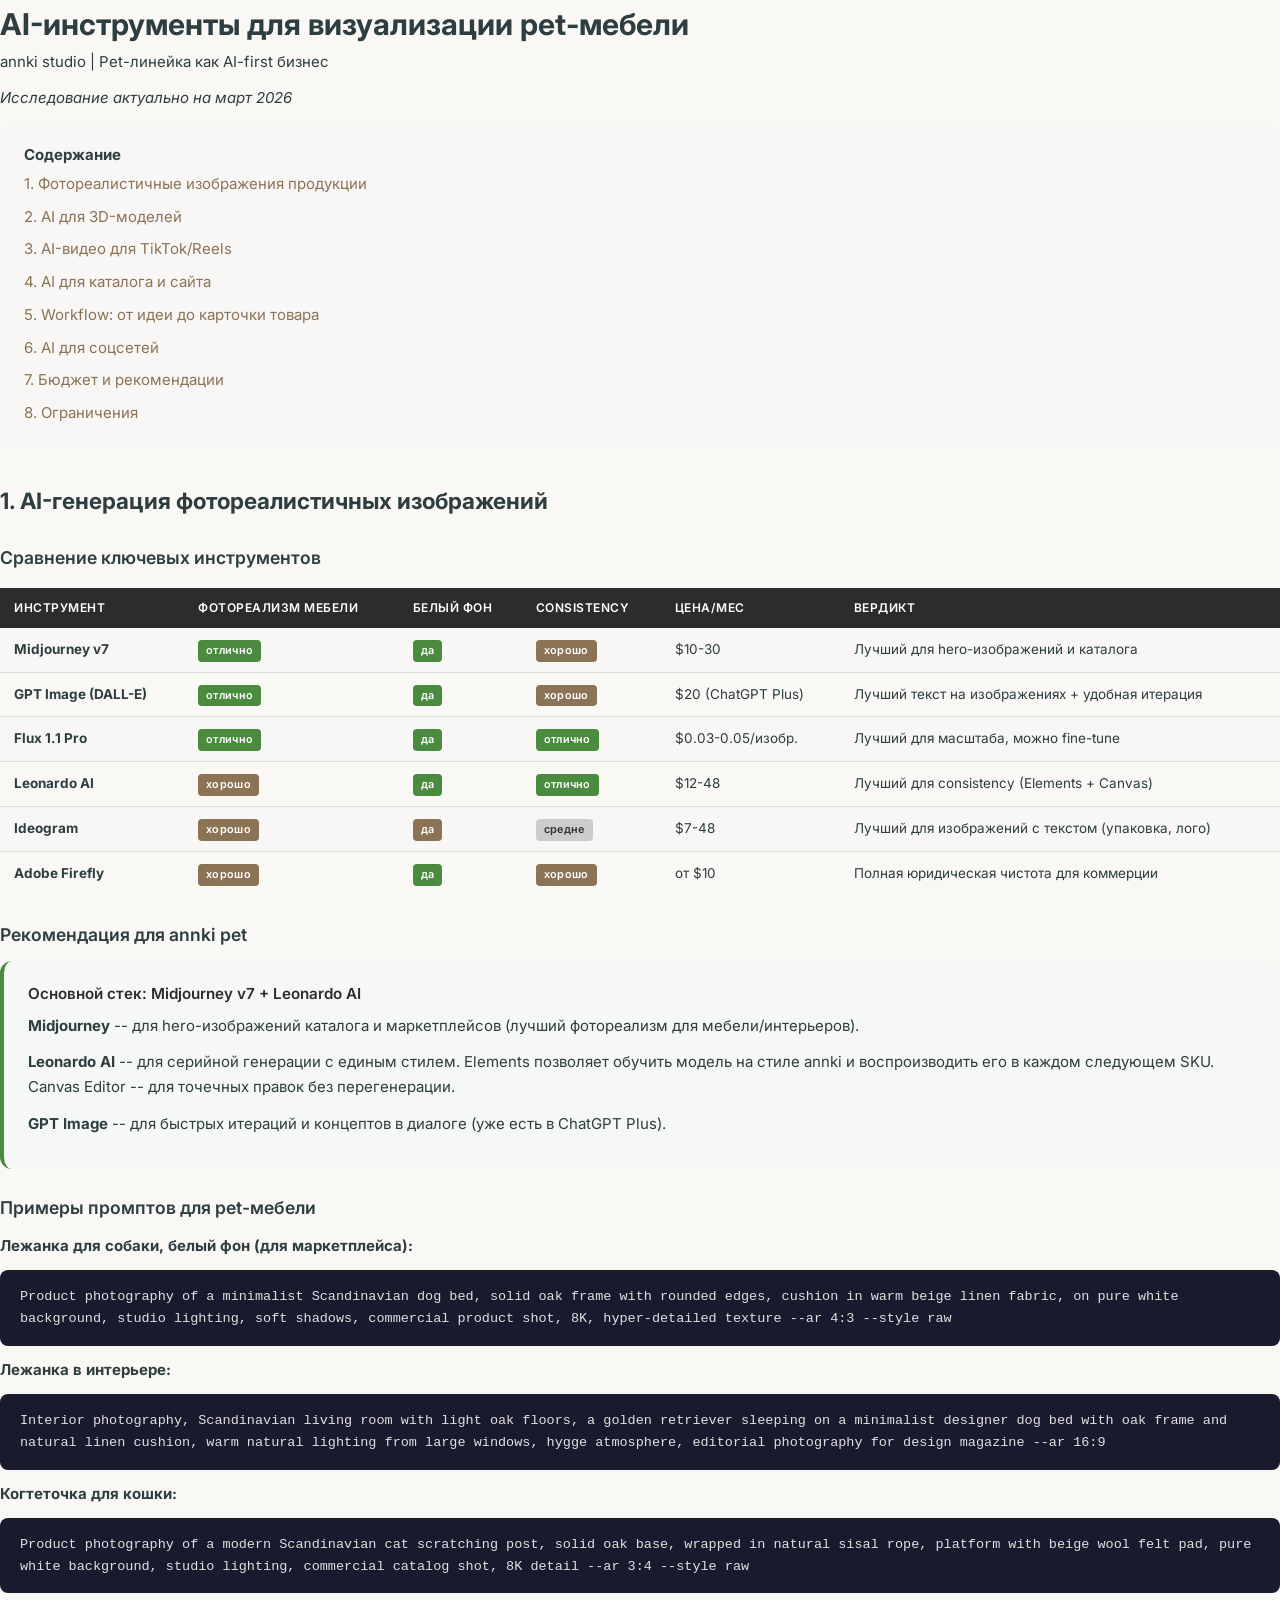
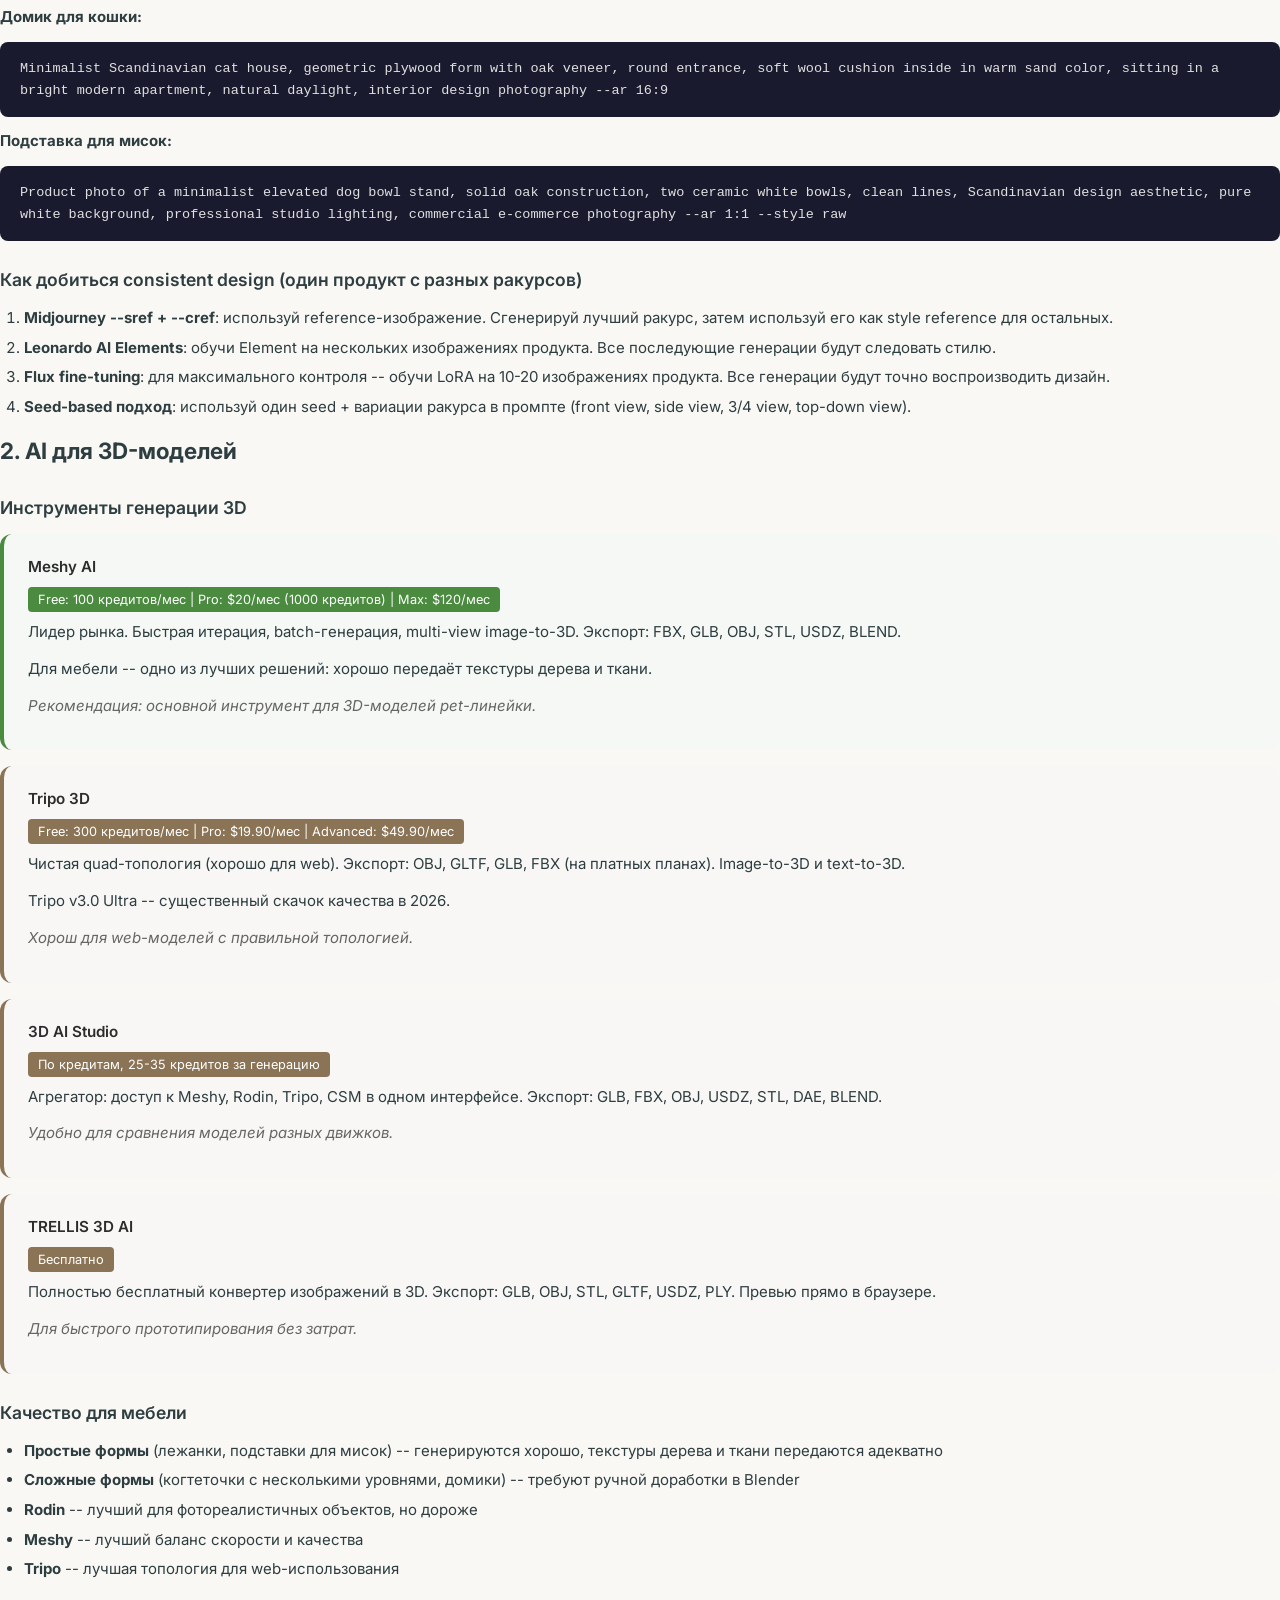
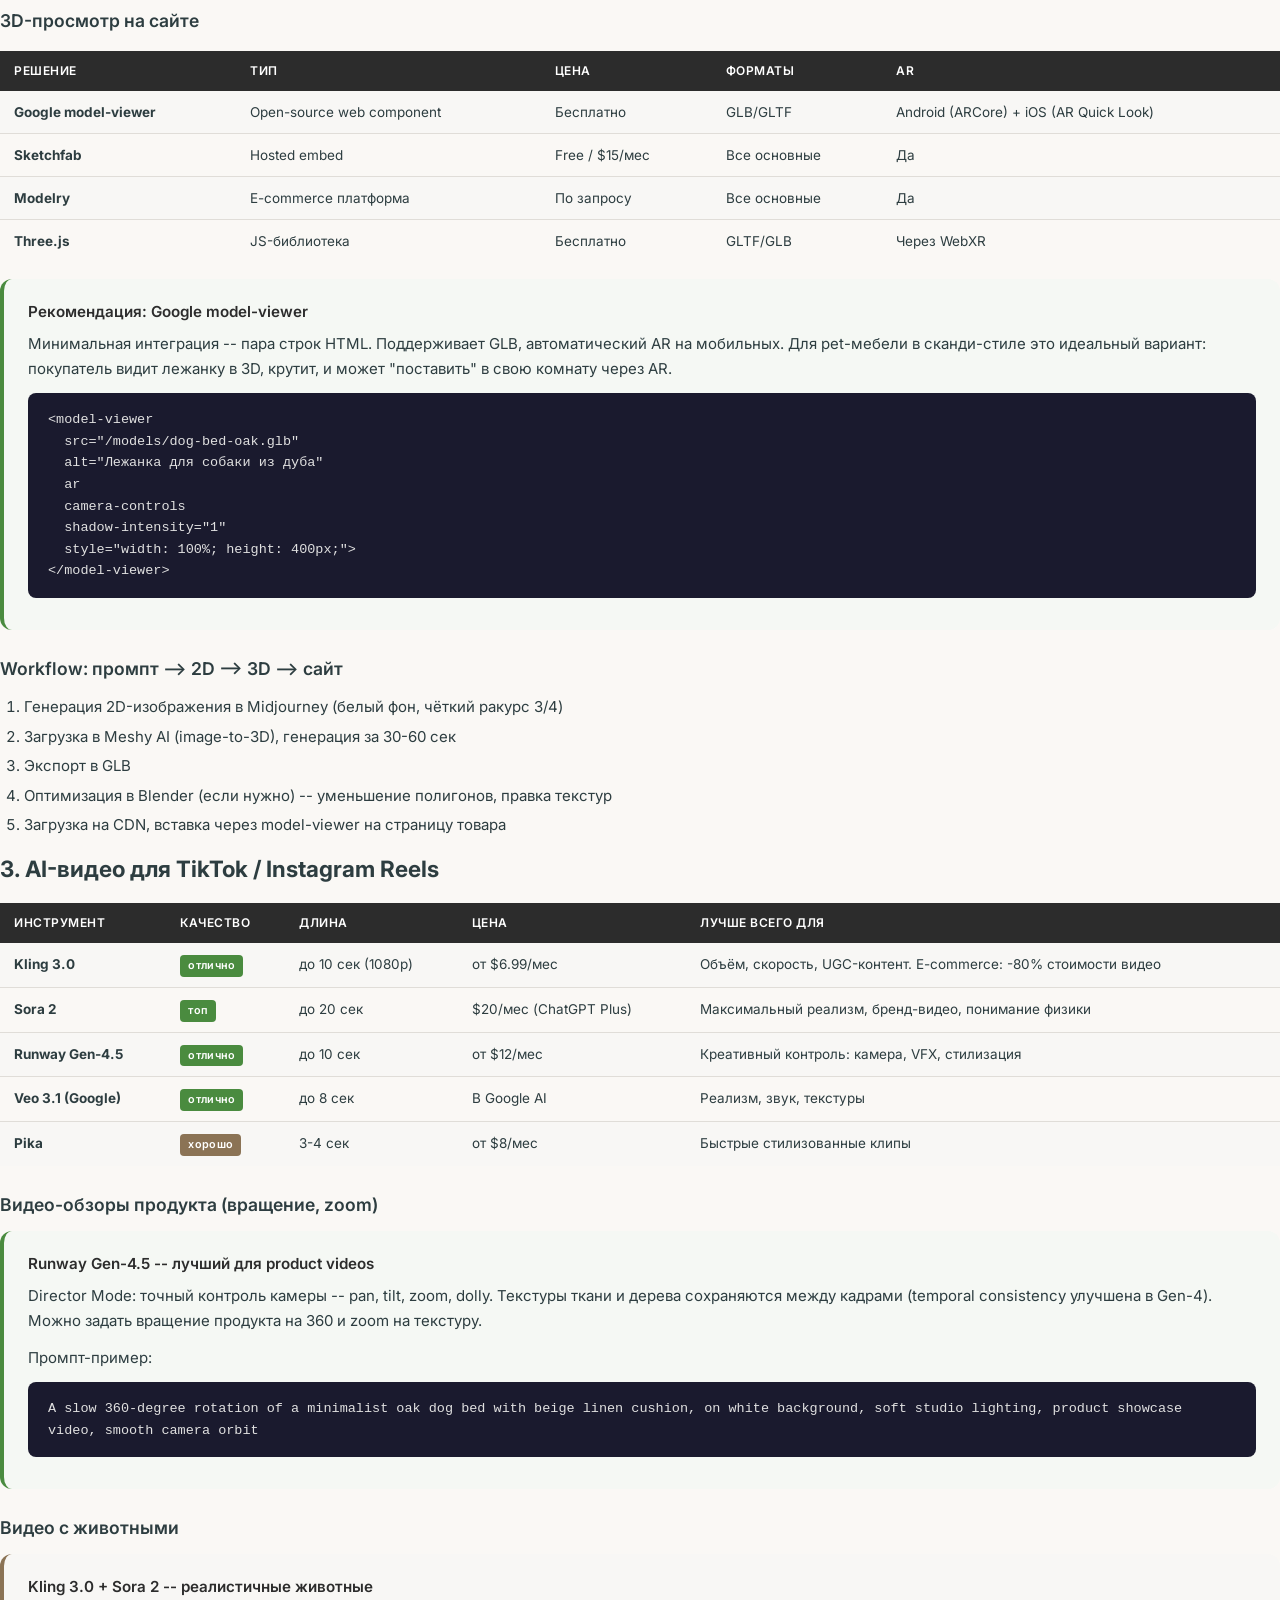
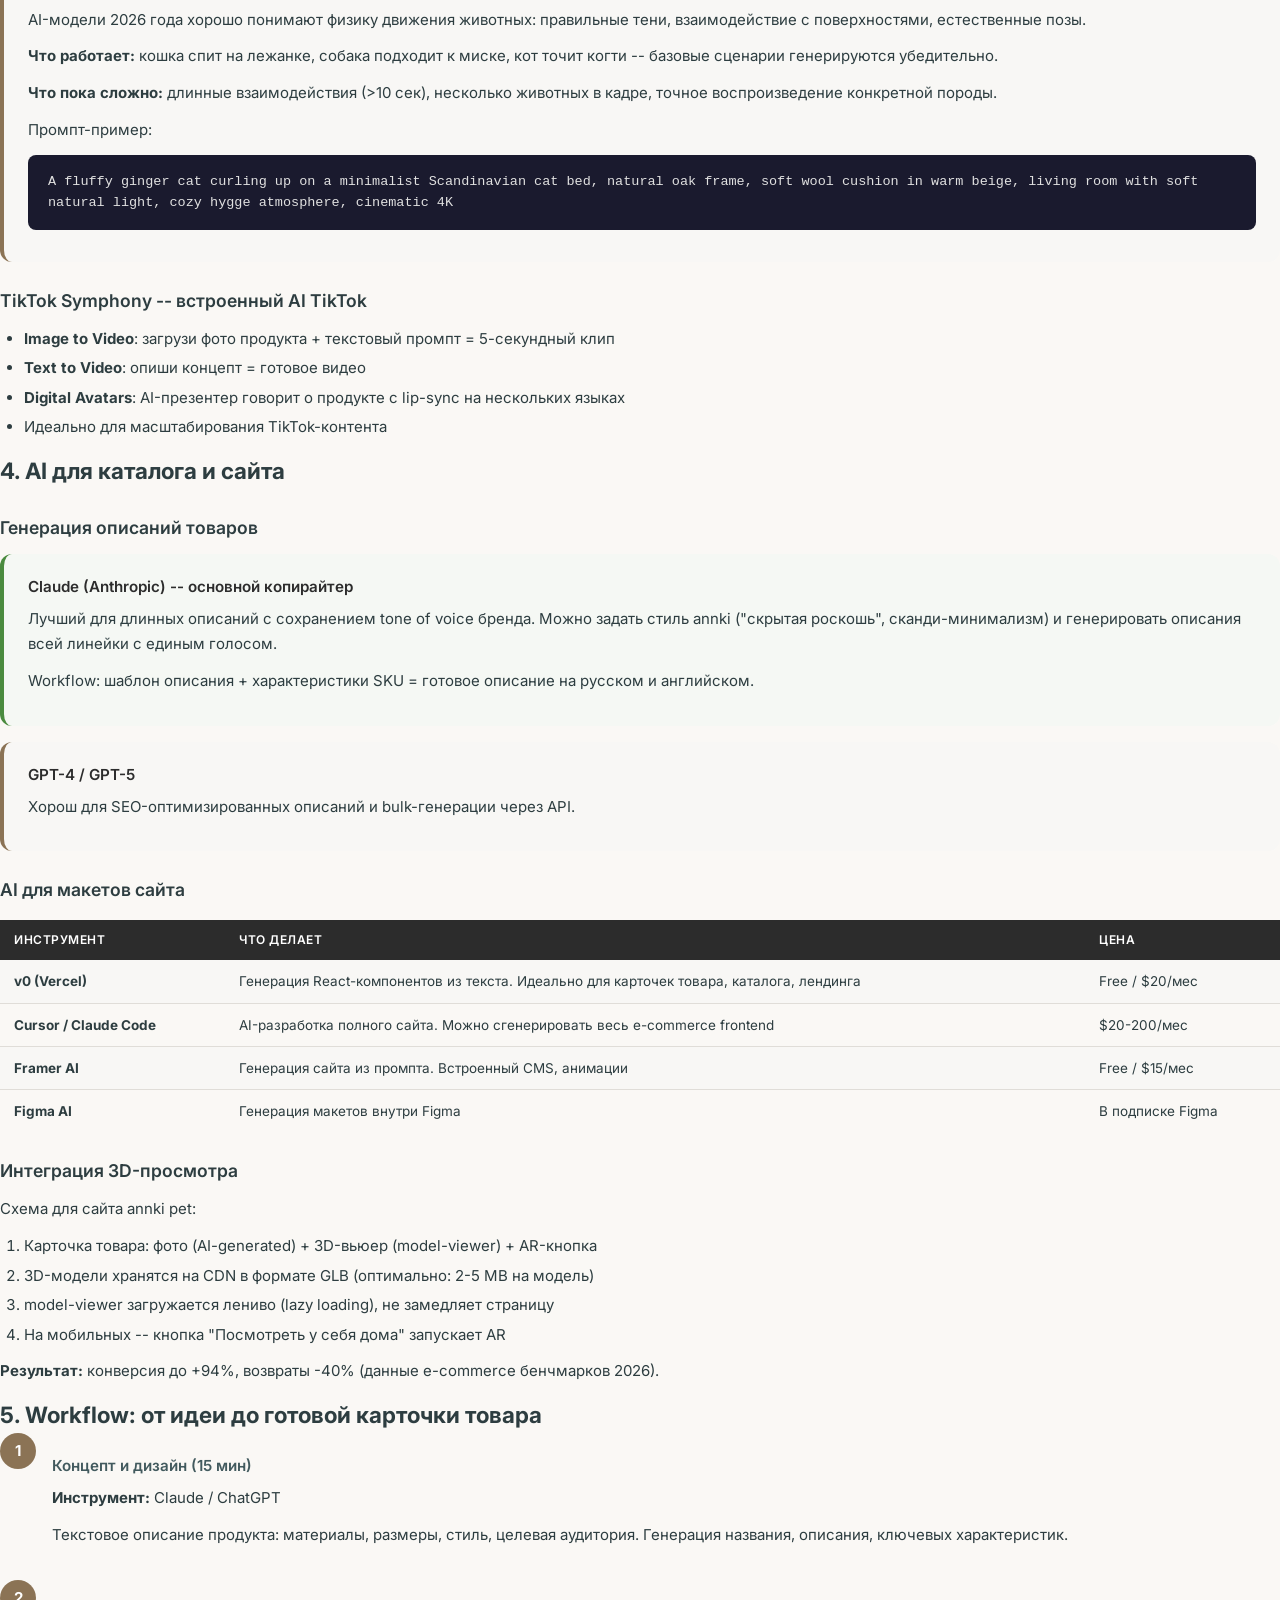
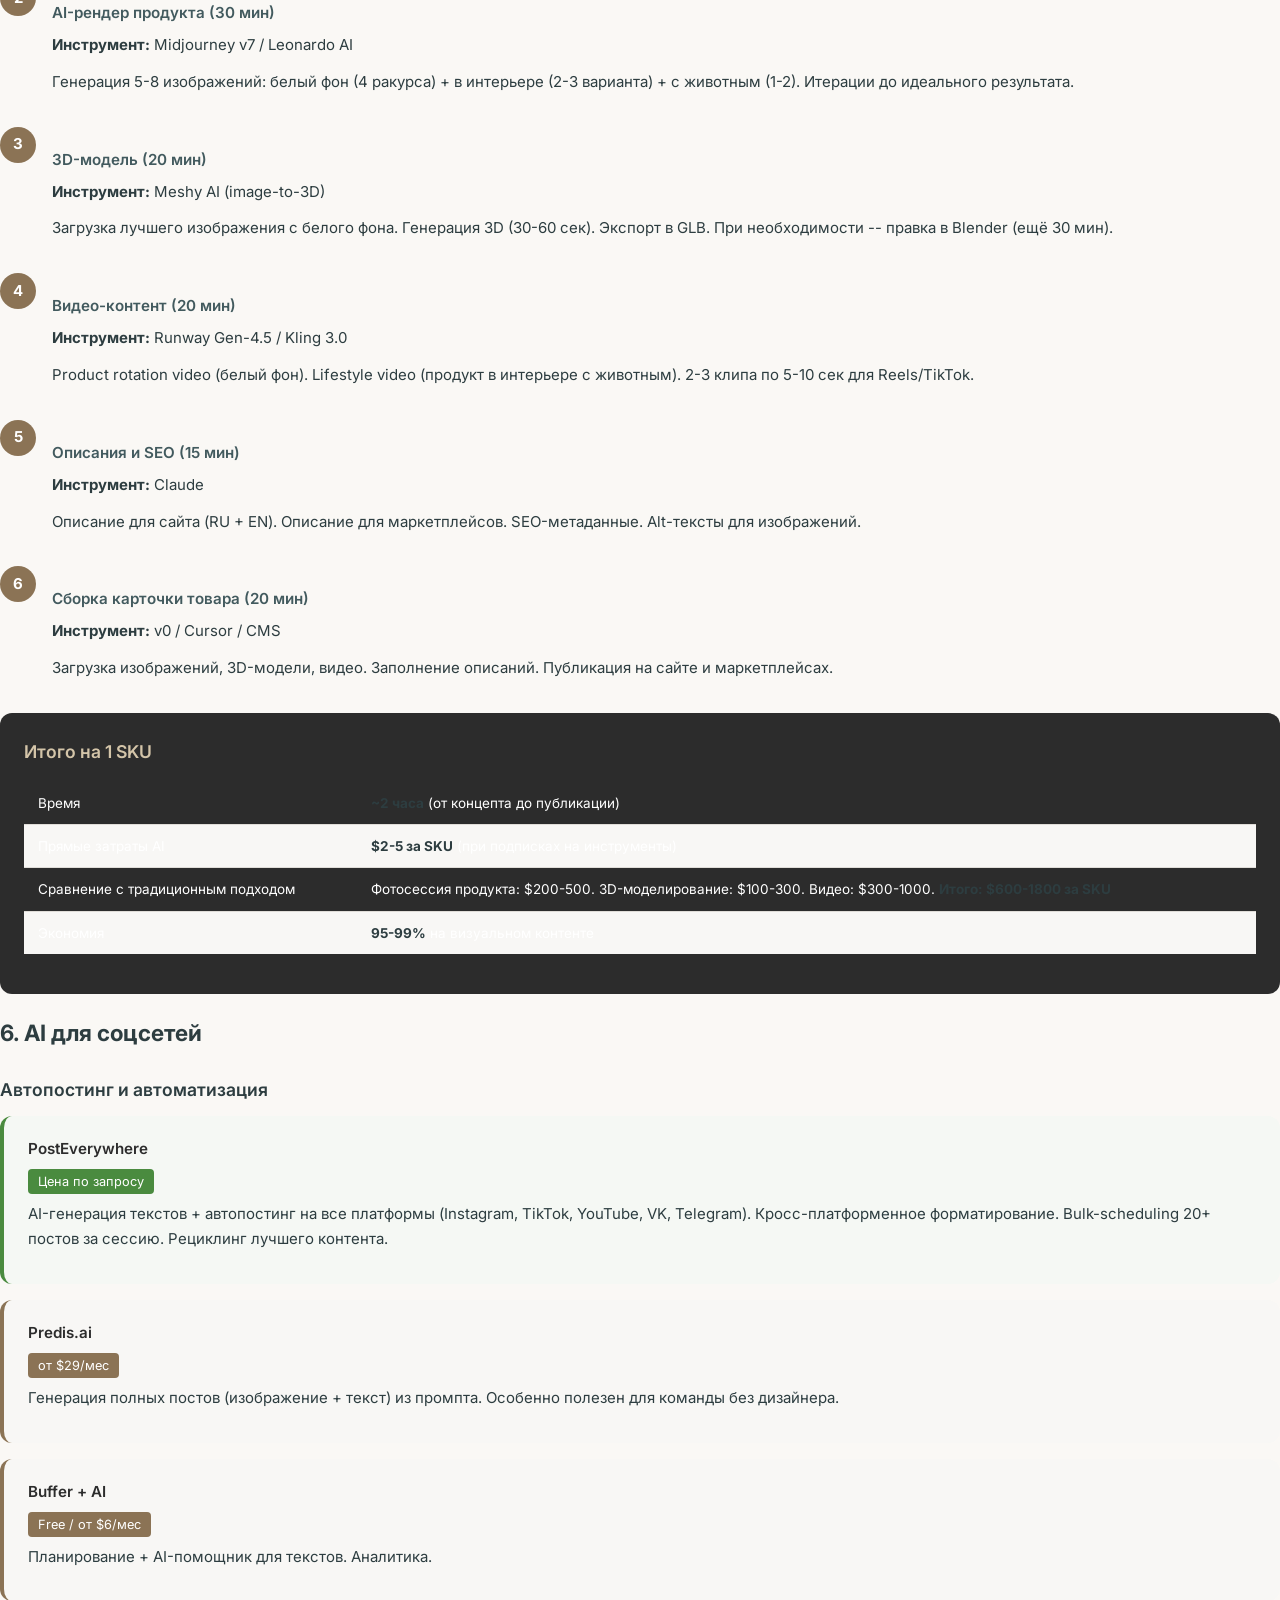
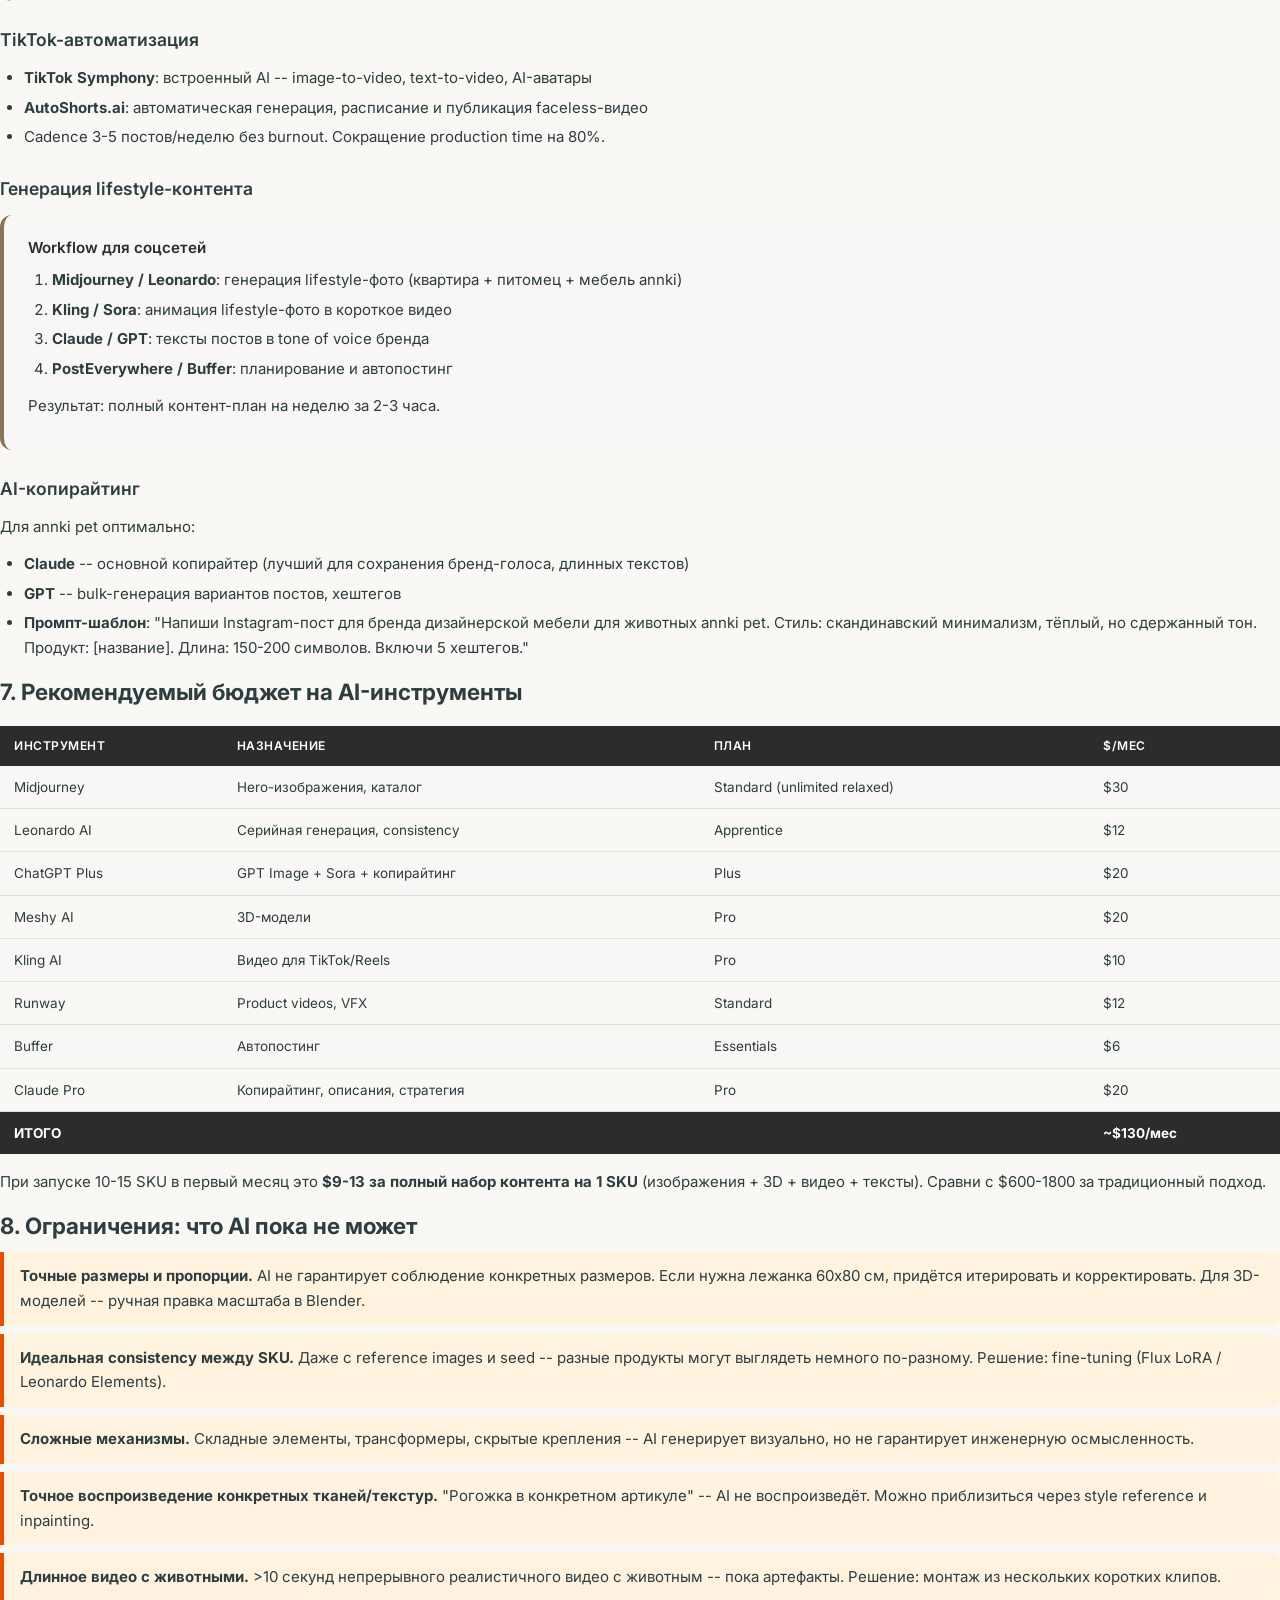
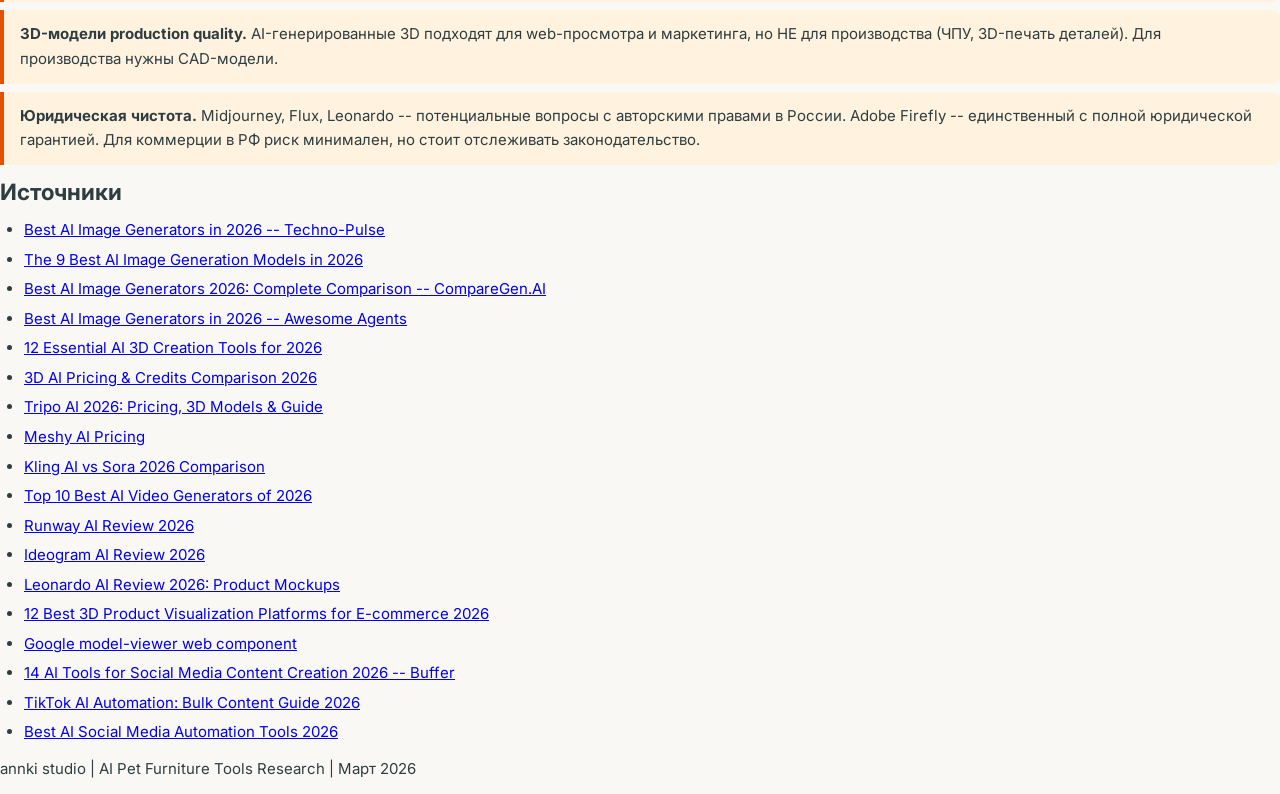
<file: ai-pet-furniture-tools.html>
<!DOCTYPE html>
<html lang="ru">
<head>
    <meta charset="UTF-8">
    <meta name="viewport" content="width=device-width, initial-scale=1.0">
    <title>AI-инструменты для pet-линейки | annki studio</title>
    <link rel="stylesheet" href="style.css">
    <style>
        .tool-card {
            background: #f8f7f5;
            border-radius: 12px;
            padding: 20px 24px;
            margin-bottom: 16px;
            border-left: 4px solid #8b7355;
        }
        .tool-card h4 {
            margin: 0 0 8px 0;
            color: #2c2c2c;
        }
        .tool-card .price {
            display: inline-block;
            background: #8b7355;
            color: white;
            padding: 2px 10px;
            border-radius: 4px;
            font-size: 0.85em;
            margin-bottom: 8px;
        }
        .tool-card .verdict {
            font-style: italic;
            color: #666;
            margin-top: 8px;
        }
        .tool-card.recommended {
            border-left-color: #4a8b3f;
            background: #f5f8f4;
        }
        .tool-card.recommended .price {
            background: #4a8b3f;
        }
        .workflow-step {
            display: flex;
            align-items: flex-start;
            gap: 16px;
            margin-bottom: 20px;
        }
        .step-num {
            background: #8b7355;
            color: white;
            width: 36px;
            height: 36px;
            border-radius: 50%;
            display: flex;
            align-items: center;
            justify-content: center;
            font-weight: bold;
            flex-shrink: 0;
        }
        .comparison-table {
            width: 100%;
            border-collapse: collapse;
            margin: 16px 0;
            font-size: 0.9em;
        }
        .comparison-table th {
            background: #2c2c2c;
            color: white;
            padding: 10px 14px;
            text-align: left;
        }
        .comparison-table td {
            padding: 10px 14px;
            border-bottom: 1px solid #e0ddd8;
        }
        .comparison-table tr:nth-child(even) {
            background: #f8f7f5;
        }
        .tag {
            display: inline-block;
            padding: 2px 8px;
            border-radius: 4px;
            font-size: 0.8em;
            margin-right: 4px;
        }
        .tag-best { background: #4a8b3f; color: white; }
        .tag-good { background: #8b7355; color: white; }
        .tag-ok { background: #ccc; color: #333; }
        .prompt-box {
            background: #1a1a2e;
            color: #e0e0e0;
            padding: 16px 20px;
            border-radius: 8px;
            font-family: 'Courier New', monospace;
            font-size: 0.9em;
            line-height: 1.6;
            margin: 12px 0;
            white-space: pre-wrap;
        }
        .section-nav {
            background: #f8f7f5;
            padding: 20px 24px;
            border-radius: 12px;
            margin-bottom: 32px;
        }
        .section-nav a {
            display: block;
            padding: 4px 0;
            color: #8b7355;
            text-decoration: none;
        }
        .section-nav a:hover {
            text-decoration: underline;
        }
        .cost-summary {
            background: #2c2c2c;
            color: white;
            padding: 24px;
            border-radius: 12px;
            margin: 20px 0;
        }
        .cost-summary h3 {
            color: #d4c5a9;
            margin-top: 0;
        }
        .limitation {
            background: #fff3e0;
            border-left: 4px solid #e65100;
            padding: 12px 16px;
            margin: 8px 0;
            border-radius: 0 8px 8px 0;
        }
    </style>
</head>
<body>
    <header>
        <h1>AI-инструменты для визуализации pet-мебели</h1>
        <p>annki studio | Pet-линейка как AI-first бизнес</p>
        <p><em>Исследование актуально на март 2026</em></p>
    </header>

    <main>
        <div class="section-nav">
            <strong>Содержание</strong>
            <a href="#images">1. Фотореалистичные изображения продукции</a>
            <a href="#3d">2. AI для 3D-моделей</a>
            <a href="#video">3. AI-видео для TikTok/Reels</a>
            <a href="#catalog">4. AI для каталога и сайта</a>
            <a href="#workflow">5. Workflow: от идеи до карточки товара</a>
            <a href="#social">6. AI для соцсетей</a>
            <a href="#budget">7. Бюджет и рекомендации</a>
            <a href="#limits">8. Ограничения</a>
        </div>

        <!-- ============================================ -->
        <!-- SECTION 1: IMAGE GENERATION -->
        <!-- ============================================ -->
        <section id="images">
            <h2>1. AI-генерация фотореалистичных изображений</h2>

            <h3>Сравнение ключевых инструментов</h3>

            <table class="comparison-table">
                <tr>
                    <th>Инструмент</th>
                    <th>Фотореализм мебели</th>
                    <th>Белый фон</th>
                    <th>Consistency</th>
                    <th>Цена/мес</th>
                    <th>Вердикт</th>
                </tr>
                <tr>
                    <td><strong>Midjourney v7</strong></td>
                    <td><span class="tag tag-best">отлично</span></td>
                    <td><span class="tag tag-best">да</span></td>
                    <td><span class="tag tag-good">хорошо</span></td>
                    <td>$10-30</td>
                    <td>Лучший для hero-изображений и каталога</td>
                </tr>
                <tr>
                    <td><strong>GPT Image (DALL-E)</strong></td>
                    <td><span class="tag tag-best">отлично</span></td>
                    <td><span class="tag tag-best">да</span></td>
                    <td><span class="tag tag-good">хорошо</span></td>
                    <td>$20 (ChatGPT Plus)</td>
                    <td>Лучший текст на изображениях + удобная итерация</td>
                </tr>
                <tr>
                    <td><strong>Flux 1.1 Pro</strong></td>
                    <td><span class="tag tag-best">отлично</span></td>
                    <td><span class="tag tag-best">да</span></td>
                    <td><span class="tag tag-best">отлично</span></td>
                    <td>$0.03-0.05/изобр.</td>
                    <td>Лучший для масштаба, можно fine-tune</td>
                </tr>
                <tr>
                    <td><strong>Leonardo AI</strong></td>
                    <td><span class="tag tag-good">хорошо</span></td>
                    <td><span class="tag tag-best">да</span></td>
                    <td><span class="tag tag-best">отлично</span></td>
                    <td>$12-48</td>
                    <td>Лучший для consistency (Elements + Canvas)</td>
                </tr>
                <tr>
                    <td><strong>Ideogram</strong></td>
                    <td><span class="tag tag-good">хорошо</span></td>
                    <td><span class="tag tag-good">да</span></td>
                    <td><span class="tag tag-ok">средне</span></td>
                    <td>$7-48</td>
                    <td>Лучший для изображений с текстом (упаковка, лого)</td>
                </tr>
                <tr>
                    <td><strong>Adobe Firefly</strong></td>
                    <td><span class="tag tag-good">хорошо</span></td>
                    <td><span class="tag tag-best">да</span></td>
                    <td><span class="tag tag-good">хорошо</span></td>
                    <td>от $10</td>
                    <td>Полная юридическая чистота для коммерции</td>
                </tr>
            </table>

            <h3>Рекомендация для annki pet</h3>
            <div class="tool-card recommended">
                <h4>Основной стек: Midjourney v7 + Leonardo AI</h4>
                <p><strong>Midjourney</strong> -- для hero-изображений каталога и маркетплейсов (лучший фотореализм для мебели/интерьеров).</p>
                <p><strong>Leonardo AI</strong> -- для серийной генерации с единым стилем. Elements позволяет обучить модель на стиле annki и воспроизводить его в каждом следующем SKU. Canvas Editor -- для точечных правок без перегенерации.</p>
                <p><strong>GPT Image</strong> -- для быстрых итераций и концептов в диалоге (уже есть в ChatGPT Plus).</p>
            </div>

            <h3>Примеры промптов для pet-мебели</h3>

            <p><strong>Лежанка для собаки, белый фон (для маркетплейса):</strong></p>
            <div class="prompt-box">Product photography of a minimalist Scandinavian dog bed, solid oak frame with rounded edges, cushion in warm beige linen fabric, on pure white background, studio lighting, soft shadows, commercial product shot, 8K, hyper-detailed texture --ar 4:3 --style raw</div>

            <p><strong>Лежанка в интерьере:</strong></p>
            <div class="prompt-box">Interior photography, Scandinavian living room with light oak floors, a golden retriever sleeping on a minimalist designer dog bed with oak frame and natural linen cushion, warm natural lighting from large windows, hygge atmosphere, editorial photography for design magazine --ar 16:9</div>

            <p><strong>Когтеточка для кошки:</strong></p>
            <div class="prompt-box">Product photography of a modern Scandinavian cat scratching post, solid oak base, wrapped in natural sisal rope, platform with beige wool felt pad, pure white background, studio lighting, commercial catalog shot, 8K detail --ar 3:4 --style raw</div>

            <p><strong>Домик для кошки:</strong></p>
            <div class="prompt-box">Minimalist Scandinavian cat house, geometric plywood form with oak veneer, round entrance, soft wool cushion inside in warm sand color, sitting in a bright modern apartment, natural daylight, interior design photography --ar 16:9</div>

            <p><strong>Подставка для мисок:</strong></p>
            <div class="prompt-box">Product photo of a minimalist elevated dog bowl stand, solid oak construction, two ceramic white bowls, clean lines, Scandinavian design aesthetic, pure white background, professional studio lighting, commercial e-commerce photography --ar 1:1 --style raw</div>

            <h3>Как добиться consistent design (один продукт с разных ракурсов)</h3>
            <ol>
                <li><strong>Midjourney --sref + --cref</strong>: используй reference-изображение. Сгенерируй лучший ракурс, затем используй его как style reference для остальных.</li>
                <li><strong>Leonardo AI Elements</strong>: обучи Element на нескольких изображениях продукта. Все последующие генерации будут следовать стилю.</li>
                <li><strong>Flux fine-tuning</strong>: для максимального контроля -- обучи LoRA на 10-20 изображениях продукта. Все генерации будут точно воспроизводить дизайн.</li>
                <li><strong>Seed-based подход</strong>: используй один seed + вариации ракурса в промпте (front view, side view, 3/4 view, top-down view).</li>
            </ol>
        </section>

        <!-- ============================================ -->
        <!-- SECTION 2: 3D MODELS -->
        <!-- ============================================ -->
        <section id="3d">
            <h2>2. AI для 3D-моделей</h2>

            <h3>Инструменты генерации 3D</h3>

            <div class="tool-card recommended">
                <h4>Meshy AI</h4>
                <span class="price">Free: 100 кредитов/мес | Pro: $20/мес (1000 кредитов) | Max: $120/мес</span>
                <p>Лидер рынка. Быстрая итерация, batch-генерация, multi-view image-to-3D. Экспорт: FBX, GLB, OBJ, STL, USDZ, BLEND.</p>
                <p>Для мебели -- одно из лучших решений: хорошо передаёт текстуры дерева и ткани.</p>
                <p class="verdict">Рекомендация: основной инструмент для 3D-моделей pet-линейки.</p>
            </div>

            <div class="tool-card">
                <h4>Tripo 3D</h4>
                <span class="price">Free: 300 кредитов/мес | Pro: $19.90/мес | Advanced: $49.90/мес</span>
                <p>Чистая quad-топология (хорошо для web). Экспорт: OBJ, GLTF, GLB, FBX (на платных планах). Image-to-3D и text-to-3D.</p>
                <p>Tripo v3.0 Ultra -- существенный скачок качества в 2026.</p>
                <p class="verdict">Хорош для web-моделей с правильной топологией.</p>
            </div>

            <div class="tool-card">
                <h4>3D AI Studio</h4>
                <span class="price">По кредитам, 25-35 кредитов за генерацию</span>
                <p>Агрегатор: доступ к Meshy, Rodin, Tripo, CSM в одном интерфейсе. Экспорт: GLB, FBX, OBJ, USDZ, STL, DAE, BLEND.</p>
                <p class="verdict">Удобно для сравнения моделей разных движков.</p>
            </div>

            <div class="tool-card">
                <h4>TRELLIS 3D AI</h4>
                <span class="price">Бесплатно</span>
                <p>Полностью бесплатный конвертер изображений в 3D. Экспорт: GLB, OBJ, STL, GLTF, USDZ, PLY. Превью прямо в браузере.</p>
                <p class="verdict">Для быстрого прототипирования без затрат.</p>
            </div>

            <h3>Качество для мебели</h3>
            <ul>
                <li><strong>Простые формы</strong> (лежанки, подставки для мисок) -- генерируются хорошо, текстуры дерева и ткани передаются адекватно</li>
                <li><strong>Сложные формы</strong> (когтеточки с несколькими уровнями, домики) -- требуют ручной доработки в Blender</li>
                <li><strong>Rodin</strong> -- лучший для фотореалистичных объектов, но дороже</li>
                <li><strong>Meshy</strong> -- лучший баланс скорости и качества</li>
                <li><strong>Tripo</strong> -- лучшая топология для web-использования</li>
            </ul>

            <h3>3D-просмотр на сайте</h3>

            <table class="comparison-table">
                <tr>
                    <th>Решение</th>
                    <th>Тип</th>
                    <th>Цена</th>
                    <th>Форматы</th>
                    <th>AR</th>
                </tr>
                <tr>
                    <td><strong>Google model-viewer</strong></td>
                    <td>Open-source web component</td>
                    <td>Бесплатно</td>
                    <td>GLB/GLTF</td>
                    <td>Android (ARCore) + iOS (AR Quick Look)</td>
                </tr>
                <tr>
                    <td><strong>Sketchfab</strong></td>
                    <td>Hosted embed</td>
                    <td>Free / $15/мес</td>
                    <td>Все основные</td>
                    <td>Да</td>
                </tr>
                <tr>
                    <td><strong>Modelry</strong></td>
                    <td>E-commerce платформа</td>
                    <td>По запросу</td>
                    <td>Все основные</td>
                    <td>Да</td>
                </tr>
                <tr>
                    <td><strong>Three.js</strong></td>
                    <td>JS-библиотека</td>
                    <td>Бесплатно</td>
                    <td>GLTF/GLB</td>
                    <td>Через WebXR</td>
                </tr>
            </table>

            <div class="tool-card recommended">
                <h4>Рекомендация: Google model-viewer</h4>
                <p>Минимальная интеграция -- пара строк HTML. Поддерживает GLB, автоматический AR на мобильных. Для pet-мебели в сканди-стиле это идеальный вариант: покупатель видит лежанку в 3D, крутит, и может "поставить" в свою комнату через AR.</p>
                <div class="prompt-box">&lt;model-viewer
  src="/models/dog-bed-oak.glb"
  alt="Лежанка для собаки из дуба"
  ar
  camera-controls
  shadow-intensity="1"
  style="width: 100%; height: 400px;"&gt;
&lt;/model-viewer&gt;</div>
            </div>

            <h3>Workflow: промпт --> 2D --> 3D --> сайт</h3>
            <ol>
                <li>Генерация 2D-изображения в Midjourney (белый фон, чёткий ракурс 3/4)</li>
                <li>Загрузка в Meshy AI (image-to-3D), генерация за 30-60 сек</li>
                <li>Экспорт в GLB</li>
                <li>Оптимизация в Blender (если нужно) -- уменьшение полигонов, правка текстур</li>
                <li>Загрузка на CDN, вставка через model-viewer на страницу товара</li>
            </ol>
        </section>

        <!-- ============================================ -->
        <!-- SECTION 3: VIDEO -->
        <!-- ============================================ -->
        <section id="video">
            <h2>3. AI-видео для TikTok / Instagram Reels</h2>

            <table class="comparison-table">
                <tr>
                    <th>Инструмент</th>
                    <th>Качество</th>
                    <th>Длина</th>
                    <th>Цена</th>
                    <th>Лучше всего для</th>
                </tr>
                <tr>
                    <td><strong>Kling 3.0</strong></td>
                    <td><span class="tag tag-best">отлично</span></td>
                    <td>до 10 сек (1080p)</td>
                    <td>от $6.99/мес</td>
                    <td>Объём, скорость, UGC-контент. E-commerce: -80% стоимости видео</td>
                </tr>
                <tr>
                    <td><strong>Sora 2</strong></td>
                    <td><span class="tag tag-best">топ</span></td>
                    <td>до 20 сек</td>
                    <td>$20/мес (ChatGPT Plus)</td>
                    <td>Максимальный реализм, бренд-видео, понимание физики</td>
                </tr>
                <tr>
                    <td><strong>Runway Gen-4.5</strong></td>
                    <td><span class="tag tag-best">отлично</span></td>
                    <td>до 10 сек</td>
                    <td>от $12/мес</td>
                    <td>Креативный контроль: камера, VFX, стилизация</td>
                </tr>
                <tr>
                    <td><strong>Veo 3.1 (Google)</strong></td>
                    <td><span class="tag tag-best">отлично</span></td>
                    <td>до 8 сек</td>
                    <td>В Google AI</td>
                    <td>Реализм, звук, текстуры</td>
                </tr>
                <tr>
                    <td><strong>Pika</strong></td>
                    <td><span class="tag tag-good">хорошо</span></td>
                    <td>3-4 сек</td>
                    <td>от $8/мес</td>
                    <td>Быстрые стилизованные клипы</td>
                </tr>
            </table>

            <h3>Видео-обзоры продукта (вращение, zoom)</h3>
            <div class="tool-card recommended">
                <h4>Runway Gen-4.5 -- лучший для product videos</h4>
                <p>Director Mode: точный контроль камеры -- pan, tilt, zoom, dolly. Текстуры ткани и дерева сохраняются между кадрами (temporal consistency улучшена в Gen-4). Можно задать вращение продукта на 360 и zoom на текстуру.</p>
                <p>Промпт-пример:</p>
                <div class="prompt-box">A slow 360-degree rotation of a minimalist oak dog bed with beige linen cushion, on white background, soft studio lighting, product showcase video, smooth camera orbit</div>
            </div>

            <h3>Видео с животными</h3>
            <div class="tool-card">
                <h4>Kling 3.0 + Sora 2 -- реалистичные животные</h4>
                <p>AI-модели 2026 года хорошо понимают физику движения животных: правильные тени, взаимодействие с поверхностями, естественные позы.</p>
                <p><strong>Что работает:</strong> кошка спит на лежанке, собака подходит к миске, кот точит когти -- базовые сценарии генерируются убедительно.</p>
                <p><strong>Что пока сложно:</strong> длинные взаимодействия (>10 сек), несколько животных в кадре, точное воспроизведение конкретной породы.</p>
                <p>Промпт-пример:</p>
                <div class="prompt-box">A fluffy ginger cat curling up on a minimalist Scandinavian cat bed, natural oak frame, soft wool cushion in warm beige, living room with soft natural light, cozy hygge atmosphere, cinematic 4K</div>
            </div>

            <h3>TikTok Symphony -- встроенный AI TikTok</h3>
            <ul>
                <li><strong>Image to Video</strong>: загрузи фото продукта + текстовый промпт = 5-секундный клип</li>
                <li><strong>Text to Video</strong>: опиши концепт = готовое видео</li>
                <li><strong>Digital Avatars</strong>: AI-презентер говорит о продукте с lip-sync на нескольких языках</li>
                <li>Идеально для масштабирования TikTok-контента</li>
            </ul>
        </section>

        <!-- ============================================ -->
        <!-- SECTION 4: CATALOG & SITE -->
        <!-- ============================================ -->
        <section id="catalog">
            <h2>4. AI для каталога и сайта</h2>

            <h3>Генерация описаний товаров</h3>
            <div class="tool-card recommended">
                <h4>Claude (Anthropic) -- основной копирайтер</h4>
                <p>Лучший для длинных описаний с сохранением tone of voice бренда. Можно задать стиль annki ("скрытая роскошь", сканди-минимализм) и генерировать описания всей линейки с единым голосом.</p>
                <p>Workflow: шаблон описания + характеристики SKU = готовое описание на русском и английском.</p>
            </div>

            <div class="tool-card">
                <h4>GPT-4 / GPT-5</h4>
                <p>Хорош для SEO-оптимизированных описаний и bulk-генерации через API.</p>
            </div>

            <h3>AI для макетов сайта</h3>
            <table class="comparison-table">
                <tr>
                    <th>Инструмент</th>
                    <th>Что делает</th>
                    <th>Цена</th>
                </tr>
                <tr>
                    <td><strong>v0 (Vercel)</strong></td>
                    <td>Генерация React-компонентов из текста. Идеально для карточек товара, каталога, лендинга</td>
                    <td>Free / $20/мес</td>
                </tr>
                <tr>
                    <td><strong>Cursor / Claude Code</strong></td>
                    <td>AI-разработка полного сайта. Можно сгенерировать весь e-commerce frontend</td>
                    <td>$20-200/мес</td>
                </tr>
                <tr>
                    <td><strong>Framer AI</strong></td>
                    <td>Генерация сайта из промпта. Встроенный CMS, анимации</td>
                    <td>Free / $15/мес</td>
                </tr>
                <tr>
                    <td><strong>Figma AI</strong></td>
                    <td>Генерация макетов внутри Figma</td>
                    <td>В подписке Figma</td>
                </tr>
            </table>

            <h3>Интеграция 3D-просмотра</h3>
            <p>Схема для сайта annki pet:</p>
            <ol>
                <li>Карточка товара: фото (AI-generated) + 3D-вьюер (model-viewer) + AR-кнопка</li>
                <li>3D-модели хранятся на CDN в формате GLB (оптимально: 2-5 MB на модель)</li>
                <li>model-viewer загружается лениво (lazy loading), не замедляет страницу</li>
                <li>На мобильных -- кнопка "Посмотреть у себя дома" запускает AR</li>
            </ol>
            <p><strong>Результат:</strong> конверсия до +94%, возвраты -40% (данные e-commerce бенчмарков 2026).</p>
        </section>

        <!-- ============================================ -->
        <!-- SECTION 5: WORKFLOW -->
        <!-- ============================================ -->
        <section id="workflow">
            <h2>5. Workflow: от идеи до готовой карточки товара</h2>

            <div class="workflow-step">
                <div class="step-num">1</div>
                <div>
                    <h4>Концепт и дизайн (15 мин)</h4>
                    <p><strong>Инструмент:</strong> Claude / ChatGPT</p>
                    <p>Текстовое описание продукта: материалы, размеры, стиль, целевая аудитория. Генерация названия, описания, ключевых характеристик.</p>
                </div>
            </div>

            <div class="workflow-step">
                <div class="step-num">2</div>
                <div>
                    <h4>AI-рендер продукта (30 мин)</h4>
                    <p><strong>Инструмент:</strong> Midjourney v7 / Leonardo AI</p>
                    <p>Генерация 5-8 изображений: белый фон (4 ракурса) + в интерьере (2-3 варианта) + с животным (1-2). Итерации до идеального результата.</p>
                </div>
            </div>

            <div class="workflow-step">
                <div class="step-num">3</div>
                <div>
                    <h4>3D-модель (20 мин)</h4>
                    <p><strong>Инструмент:</strong> Meshy AI (image-to-3D)</p>
                    <p>Загрузка лучшего изображения с белого фона. Генерация 3D (30-60 сек). Экспорт в GLB. При необходимости -- правка в Blender (ещё 30 мин).</p>
                </div>
            </div>

            <div class="workflow-step">
                <div class="step-num">4</div>
                <div>
                    <h4>Видео-контент (20 мин)</h4>
                    <p><strong>Инструмент:</strong> Runway Gen-4.5 / Kling 3.0</p>
                    <p>Product rotation video (белый фон). Lifestyle video (продукт в интерьере с животным). 2-3 клипа по 5-10 сек для Reels/TikTok.</p>
                </div>
            </div>

            <div class="workflow-step">
                <div class="step-num">5</div>
                <div>
                    <h4>Описания и SEO (15 мин)</h4>
                    <p><strong>Инструмент:</strong> Claude</p>
                    <p>Описание для сайта (RU + EN). Описание для маркетплейсов. SEO-метаданные. Alt-тексты для изображений.</p>
                </div>
            </div>

            <div class="workflow-step">
                <div class="step-num">6</div>
                <div>
                    <h4>Сборка карточки товара (20 мин)</h4>
                    <p><strong>Инструмент:</strong> v0 / Cursor / CMS</p>
                    <p>Загрузка изображений, 3D-модели, видео. Заполнение описаний. Публикация на сайте и маркетплейсах.</p>
                </div>
            </div>

            <div class="cost-summary">
                <h3>Итого на 1 SKU</h3>
                <table class="comparison-table" style="color: white;">
                    <tr>
                        <td>Время</td>
                        <td><strong>~2 часа</strong> (от концепта до публикации)</td>
                    </tr>
                    <tr>
                        <td>Прямые затраты AI</td>
                        <td><strong>$2-5 за SKU</strong> (при подписках на инструменты)</td>
                    </tr>
                    <tr>
                        <td>Сравнение с традиционным подходом</td>
                        <td>Фотосессия продукта: $200-500. 3D-моделирование: $100-300. Видео: $300-1000. <strong>Итого: $600-1800 за SKU</strong></td>
                    </tr>
                    <tr>
                        <td>Экономия</td>
                        <td><strong>95-99%</strong> на визуальном контенте</td>
                    </tr>
                </table>
            </div>
        </section>

        <!-- ============================================ -->
        <!-- SECTION 6: SOCIAL -->
        <!-- ============================================ -->
        <section id="social">
            <h2>6. AI для соцсетей</h2>

            <h3>Автопостинг и автоматизация</h3>

            <div class="tool-card recommended">
                <h4>PostEverywhere</h4>
                <span class="price">Цена по запросу</span>
                <p>AI-генерация текстов + автопостинг на все платформы (Instagram, TikTok, YouTube, VK, Telegram). Кросс-платформенное форматирование. Bulk-scheduling 20+ постов за сессию. Рециклинг лучшего контента.</p>
            </div>

            <div class="tool-card">
                <h4>Predis.ai</h4>
                <span class="price">от $29/мес</span>
                <p>Генерация полных постов (изображение + текст) из промпта. Особенно полезен для команды без дизайнера.</p>
            </div>

            <div class="tool-card">
                <h4>Buffer + AI</h4>
                <span class="price">Free / от $6/мес</span>
                <p>Планирование + AI-помощник для текстов. Аналитика.</p>
            </div>

            <h3>TikTok-автоматизация</h3>
            <ul>
                <li><strong>TikTok Symphony</strong>: встроенный AI -- image-to-video, text-to-video, AI-аватары</li>
                <li><strong>AutoShorts.ai</strong>: автоматическая генерация, расписание и публикация faceless-видео</li>
                <li>Cadence 3-5 постов/неделю без burnout. Сокращение production time на 80%.</li>
            </ul>

            <h3>Генерация lifestyle-контента</h3>
            <div class="tool-card">
                <h4>Workflow для соцсетей</h4>
                <ol>
                    <li><strong>Midjourney / Leonardo</strong>: генерация lifestyle-фото (квартира + питомец + мебель annki)</li>
                    <li><strong>Kling / Sora</strong>: анимация lifestyle-фото в короткое видео</li>
                    <li><strong>Claude / GPT</strong>: тексты постов в tone of voice бренда</li>
                    <li><strong>PostEverywhere / Buffer</strong>: планирование и автопостинг</li>
                </ol>
                <p>Результат: полный контент-план на неделю за 2-3 часа.</p>
            </div>

            <h3>AI-копирайтинг</h3>
            <p>Для annki pet оптимально:</p>
            <ul>
                <li><strong>Claude</strong> -- основной копирайтер (лучший для сохранения бренд-голоса, длинных текстов)</li>
                <li><strong>GPT</strong> -- bulk-генерация вариантов постов, хештегов</li>
                <li><strong>Промпт-шаблон</strong>: "Напиши Instagram-пост для бренда дизайнерской мебели для животных annki pet. Стиль: скандинавский минимализм, тёплый, но сдержанный тон. Продукт: [название]. Длина: 150-200 символов. Включи 5 хештегов."</li>
            </ul>
        </section>

        <!-- ============================================ -->
        <!-- SECTION 7: BUDGET -->
        <!-- ============================================ -->
        <section id="budget">
            <h2>7. Рекомендуемый бюджет на AI-инструменты</h2>

            <table class="comparison-table">
                <tr>
                    <th>Инструмент</th>
                    <th>Назначение</th>
                    <th>План</th>
                    <th>$/мес</th>
                </tr>
                <tr>
                    <td>Midjourney</td>
                    <td>Hero-изображения, каталог</td>
                    <td>Standard (unlimited relaxed)</td>
                    <td>$30</td>
                </tr>
                <tr>
                    <td>Leonardo AI</td>
                    <td>Серийная генерация, consistency</td>
                    <td>Apprentice</td>
                    <td>$12</td>
                </tr>
                <tr>
                    <td>ChatGPT Plus</td>
                    <td>GPT Image + Sora + копирайтинг</td>
                    <td>Plus</td>
                    <td>$20</td>
                </tr>
                <tr>
                    <td>Meshy AI</td>
                    <td>3D-модели</td>
                    <td>Pro</td>
                    <td>$20</td>
                </tr>
                <tr>
                    <td>Kling AI</td>
                    <td>Видео для TikTok/Reels</td>
                    <td>Pro</td>
                    <td>$10</td>
                </tr>
                <tr>
                    <td>Runway</td>
                    <td>Product videos, VFX</td>
                    <td>Standard</td>
                    <td>$12</td>
                </tr>
                <tr>
                    <td>Buffer</td>
                    <td>Автопостинг</td>
                    <td>Essentials</td>
                    <td>$6</td>
                </tr>
                <tr>
                    <td>Claude Pro</td>
                    <td>Копирайтинг, описания, стратегия</td>
                    <td>Pro</td>
                    <td>$20</td>
                </tr>
                <tr style="background: #2c2c2c; color: white; font-weight: bold;">
                    <td colspan="3">ИТОГО</td>
                    <td>~$130/мес</td>
                </tr>
            </table>

            <p>При запуске 10-15 SKU в первый месяц это <strong>$9-13 за полный набор контента на 1 SKU</strong> (изображения + 3D + видео + тексты). Сравни с $600-1800 за традиционный подход.</p>
        </section>

        <!-- ============================================ -->
        <!-- SECTION 8: LIMITATIONS -->
        <!-- ============================================ -->
        <section id="limits">
            <h2>8. Ограничения: что AI пока не может</h2>

            <div class="limitation">
                <strong>Точные размеры и пропорции.</strong> AI не гарантирует соблюдение конкретных размеров. Если нужна лежанка 60x80 см, придётся итерировать и корректировать. Для 3D-моделей -- ручная правка масштаба в Blender.
            </div>

            <div class="limitation">
                <strong>Идеальная consistency между SKU.</strong> Даже с reference images и seed -- разные продукты могут выглядеть немного по-разному. Решение: fine-tuning (Flux LoRA / Leonardo Elements).
            </div>

            <div class="limitation">
                <strong>Сложные механизмы.</strong> Складные элементы, трансформеры, скрытые крепления -- AI генерирует визуально, но не гарантирует инженерную осмысленность.
            </div>

            <div class="limitation">
                <strong>Точное воспроизведение конкретных тканей/текстур.</strong> "Рогожка в конкретном артикуле" -- AI не воспроизведёт. Можно приблизиться через style reference и inpainting.
            </div>

            <div class="limitation">
                <strong>Длинное видео с животными.</strong> >10 секунд непрерывного реалистичного видео с животным -- пока артефакты. Решение: монтаж из нескольких коротких клипов.
            </div>

            <div class="limitation">
                <strong>3D-модели production quality.</strong> AI-генерированные 3D подходят для web-просмотра и маркетинга, но НЕ для производства (ЧПУ, 3D-печать деталей). Для производства нужны CAD-модели.
            </div>

            <div class="limitation">
                <strong>Юридическая чистота.</strong> Midjourney, Flux, Leonardo -- потенциальные вопросы с авторскими правами в России. Adobe Firefly -- единственный с полной юридической гарантией. Для коммерции в РФ риск минимален, но стоит отслеживать законодательство.
            </div>
        </section>

        <!-- ============================================ -->
        <!-- SOURCES -->
        <!-- ============================================ -->
        <section id="sources">
            <h2>Источники</h2>
            <ul>
                <li><a href="https://www.techno-pulse.com/2026/03/best-ai-image-generators-in-2026.html">Best AI Image Generators in 2026 -- Techno-Pulse</a></li>
                <li><a href="https://www.gradually.ai/en/ai-image-models/">The 9 Best AI Image Generation Models in 2026</a></li>
                <li><a href="https://www.comparegen.ai/blog/best-ai-image-generators-2026">Best AI Image Generators 2026: Complete Comparison -- CompareGen.AI</a></li>
                <li><a href="https://awesomeagents.ai/tools/best-ai-image-generators-2026/">Best AI Image Generators in 2026 -- Awesome Agents</a></li>
                <li><a href="https://www.3daistudio.com/3d-generator-ai-comparison-alternatives-guide/best-3d-generation-tools-2026/12-essential-ai-3d-creation-tools-2026">12 Essential AI 3D Creation Tools for 2026</a></li>
                <li><a href="https://www.sloyd.ai/blog/3d-ai-price-comparison">3D AI Pricing & Credits Comparison 2026</a></li>
                <li><a href="https://lorphic.com/tripo-ai-pricing-3d-models-full-guide-and-review/">Tripo AI 2026: Pricing, 3D Models & Guide</a></li>
                <li><a href="https://www.meshy.ai/pricing">Meshy AI Pricing</a></li>
                <li><a href="https://pxz.ai/blog/kling-ai-vs-sora-(2026):-quality-pricing-speed-&-best-use-cases-compared">Kling AI vs Sora 2026 Comparison</a></li>
                <li><a href="https://manus.im/blog/best-ai-video-generator">Top 10 Best AI Video Generators of 2026</a></li>
                <li><a href="https://max-productive.ai/ai-tools/runwayml/">Runway AI Review 2026</a></li>
                <li><a href="https://pxz.ai/blog/ideogram-ai-review-2026">Ideogram AI Review 2026</a></li>
                <li><a href="https://aiflowreview.com/leonardo-ai-product-mockups/">Leonardo AI Review 2026: Product Mockups</a></li>
                <li><a href="https://zolak.tech/blog/best-3d-product-visualization-platforms-for-ecommerce">12 Best 3D Product Visualization Platforms for E-commerce 2026</a></li>
                <li><a href="https://web.dev/articles/model-viewer">Google model-viewer web component</a></li>
                <li><a href="https://buffer.com/resources/ai-social-media-content-creation/">14 AI Tools for Social Media Content Creation 2026 -- Buffer</a></li>
                <li><a href="https://www.mirra.my/en/blog/tiktok-ai-automation-bulk-content-guide-2026">TikTok AI Automation: Bulk Content Guide 2026</a></li>
                <li><a href="https://www.enrichlabs.ai/blog/best-ai-social-media-automation-tools">Best AI Social Media Automation Tools 2026</a></li>
            </ul>
        </section>
    </main>

    <footer>
        <p>annki studio | AI Pet Furniture Tools Research | Март 2026</p>
    </footer>
</body>
</html>
</file>
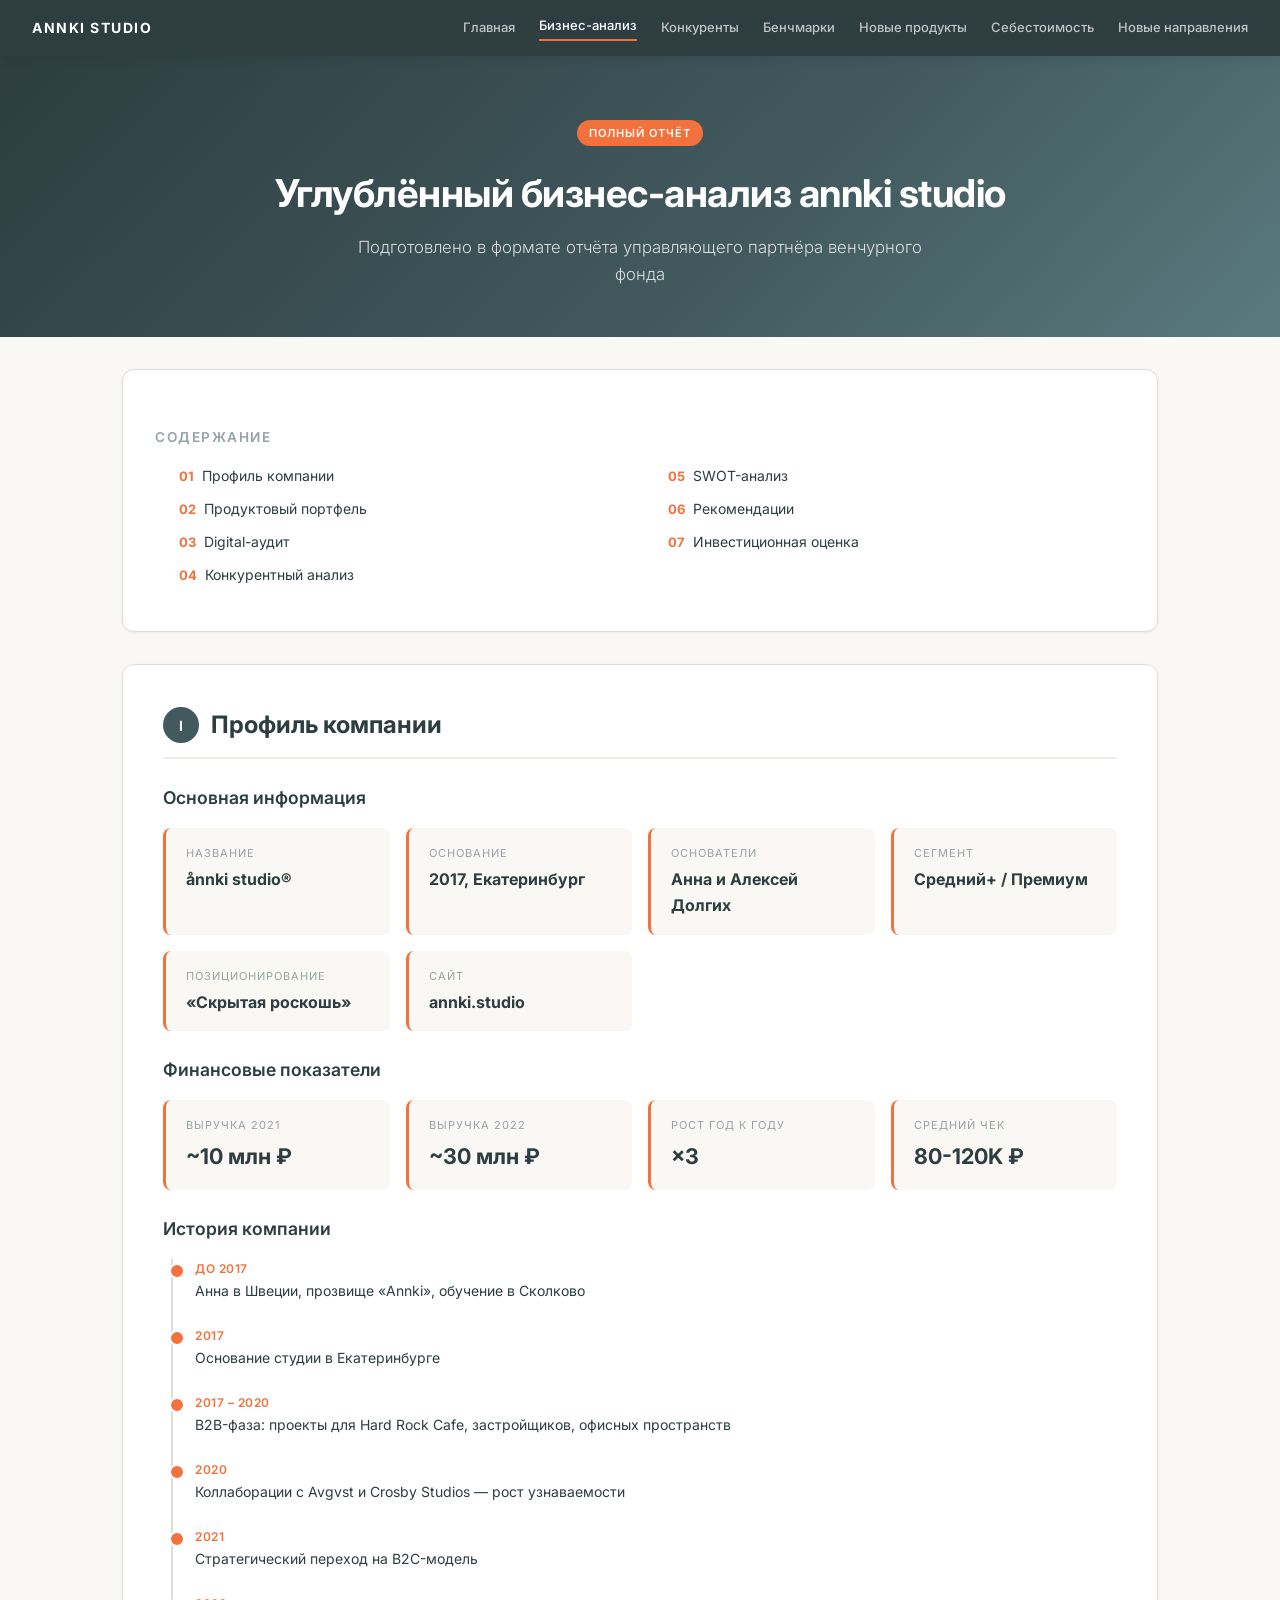
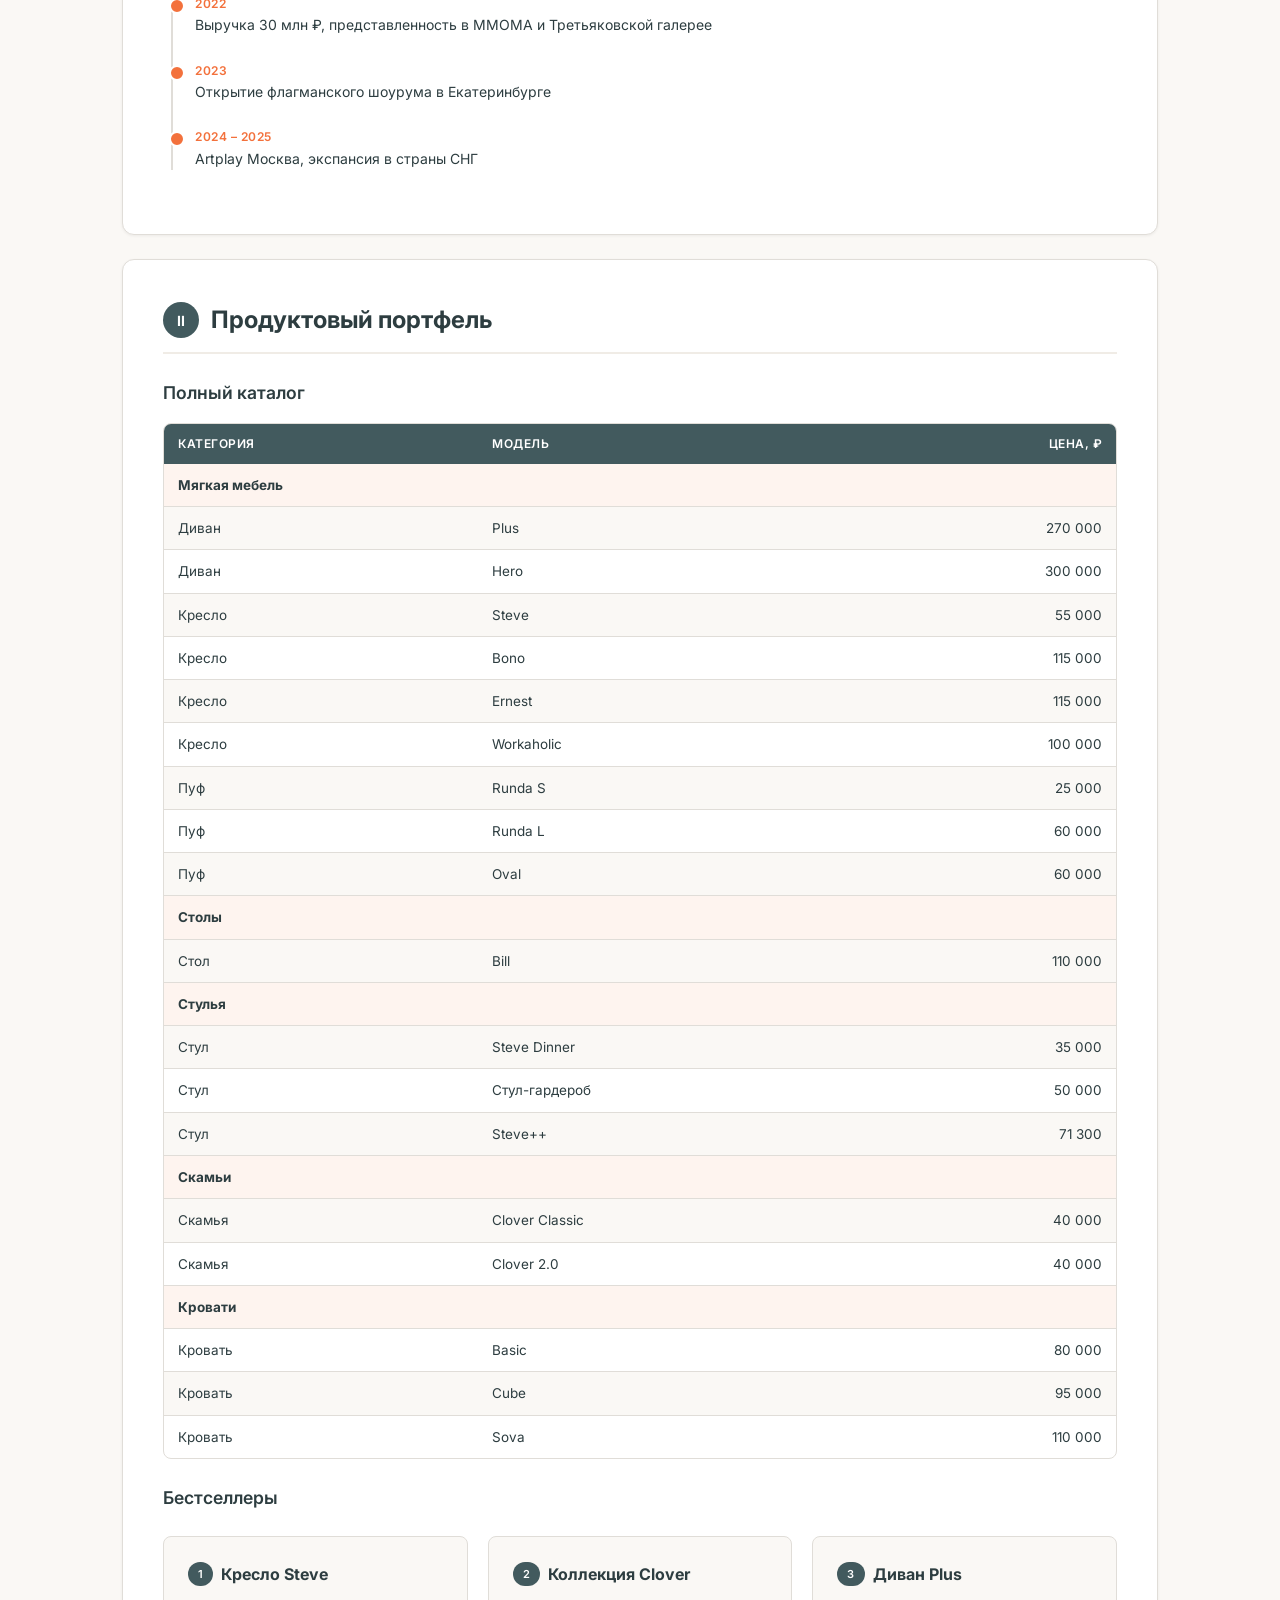
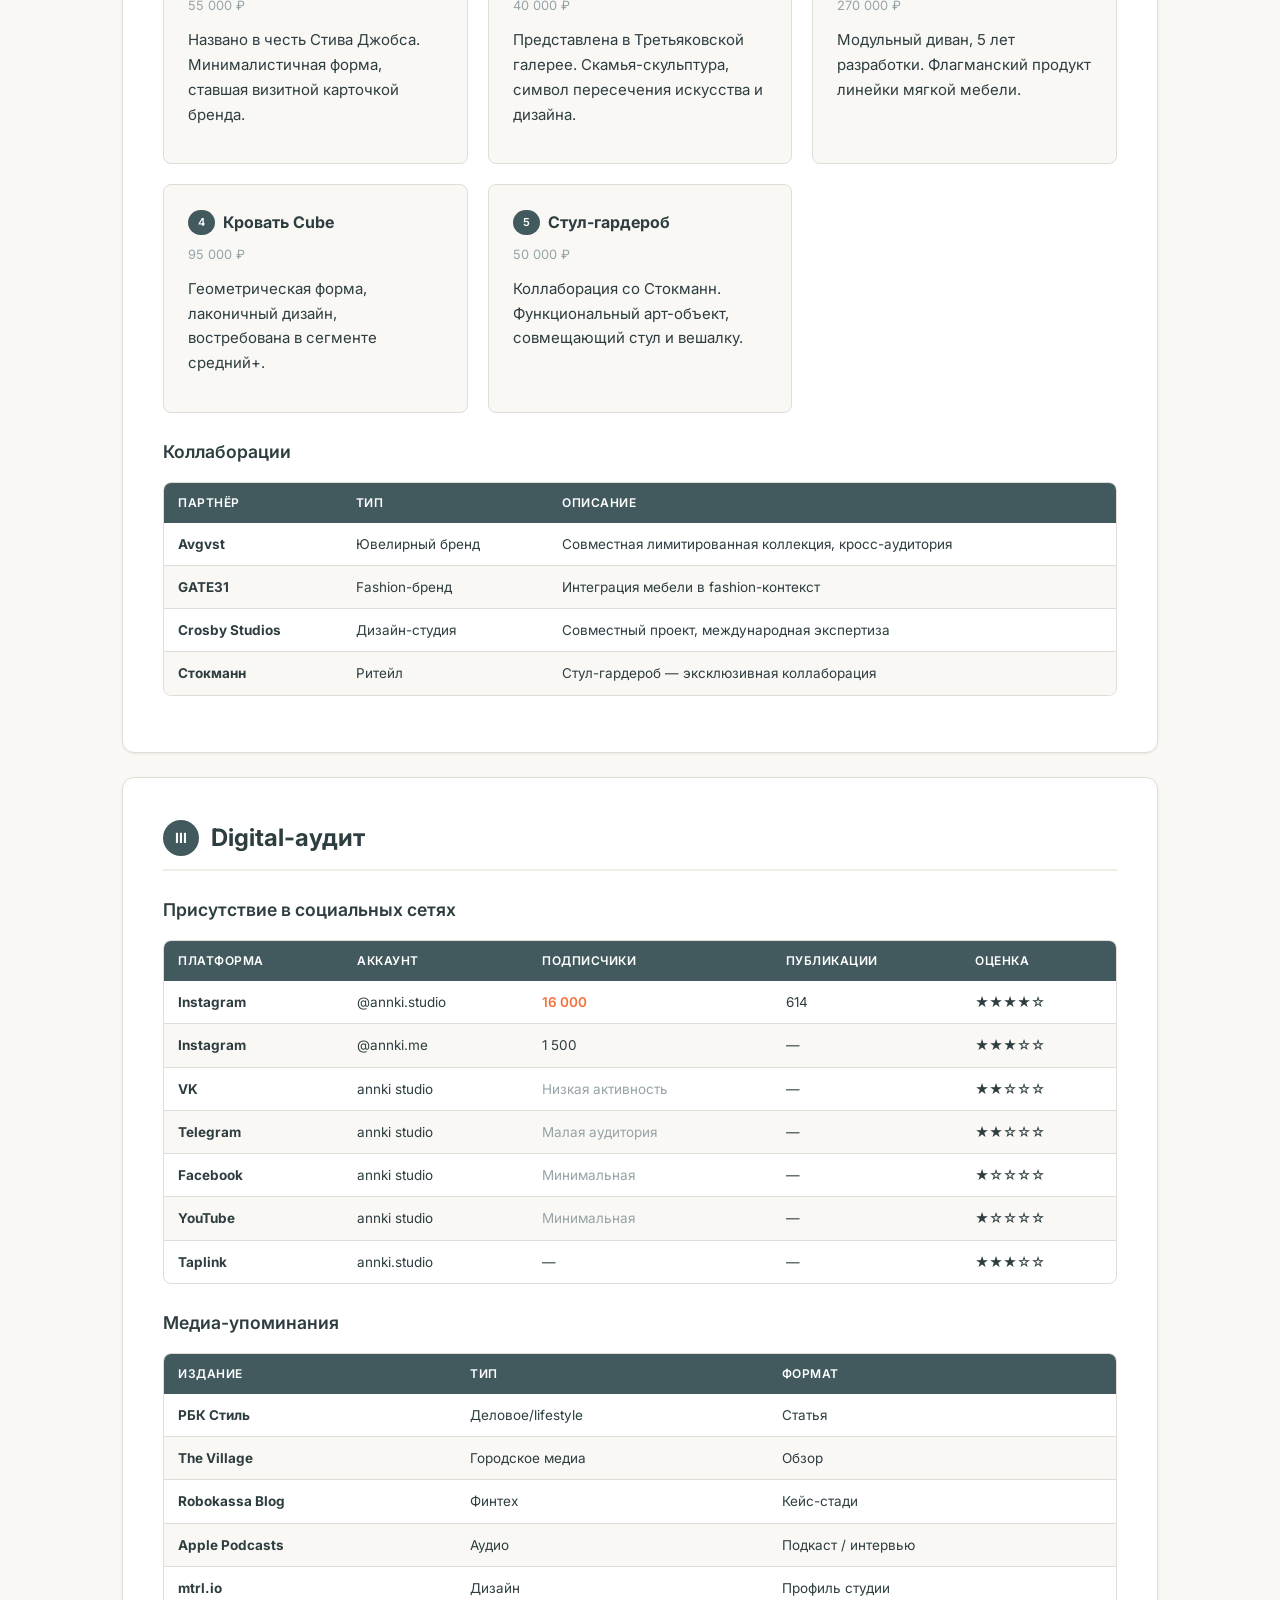
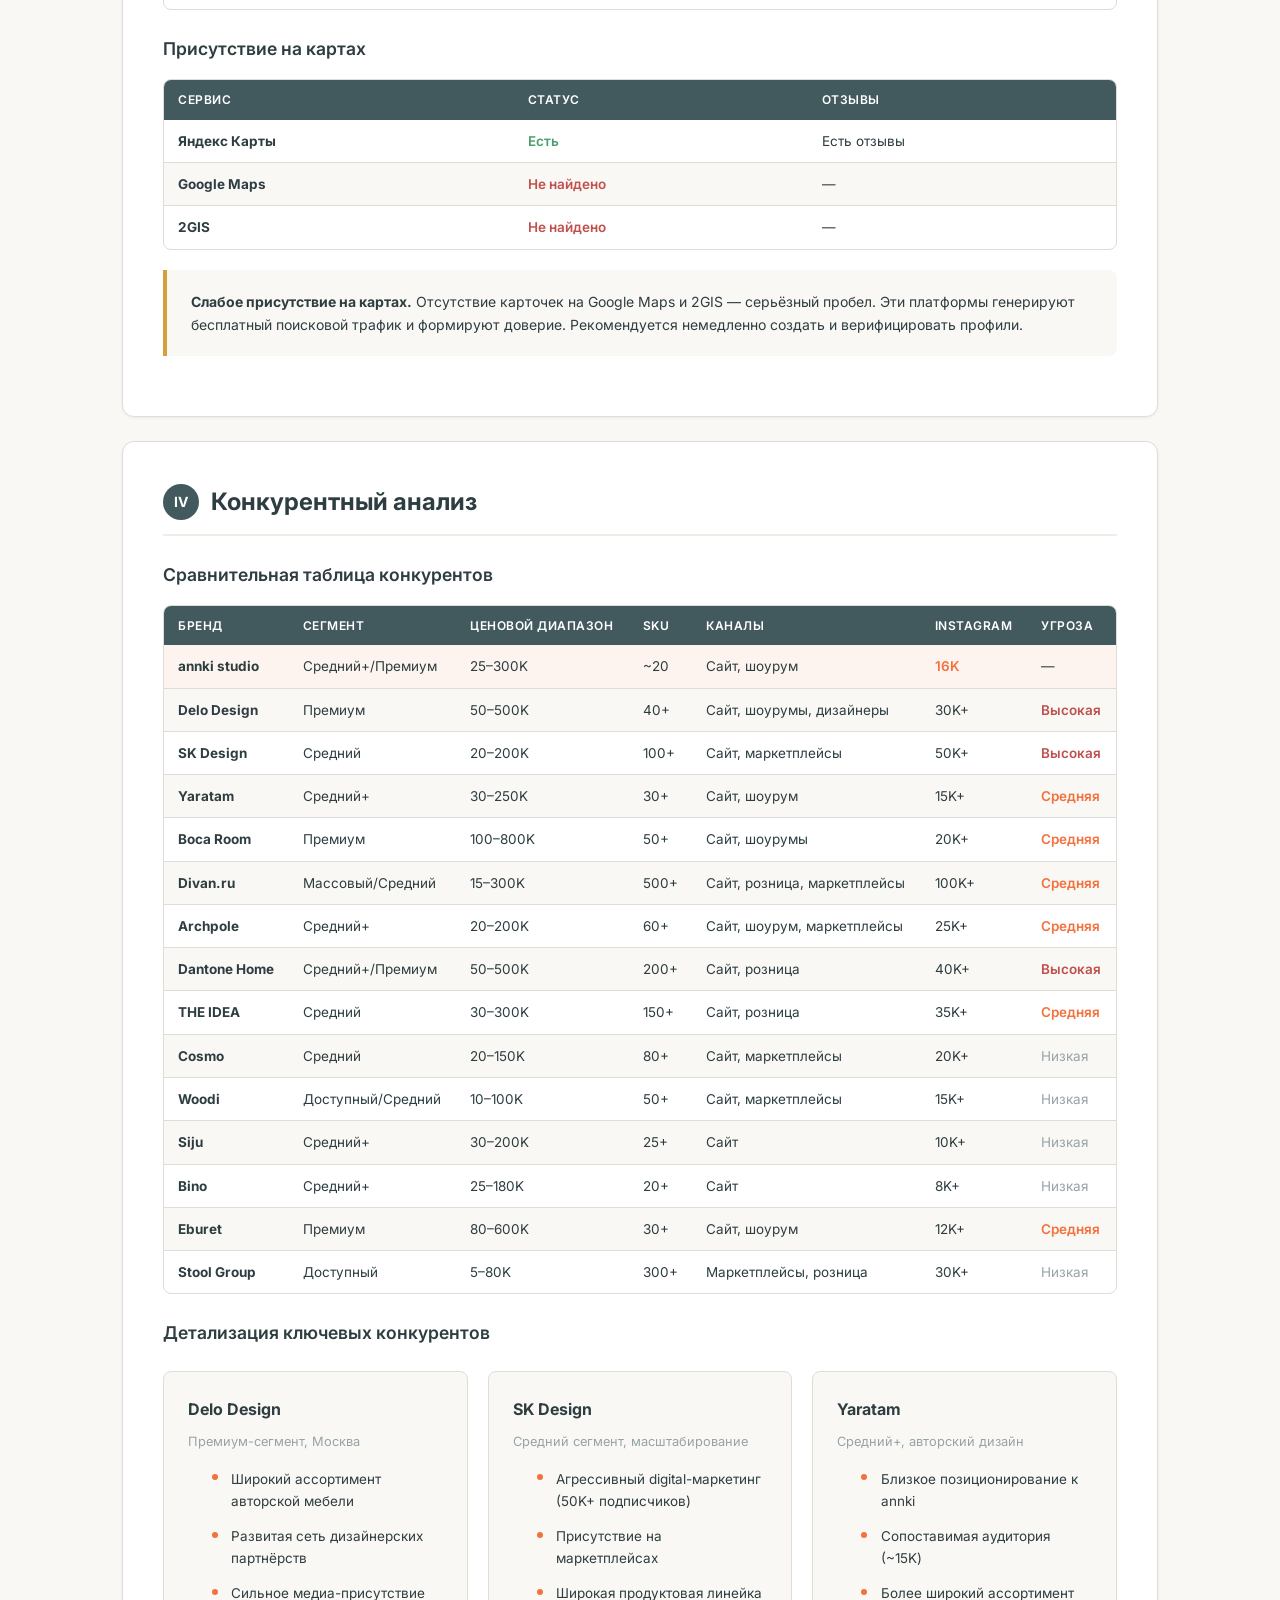
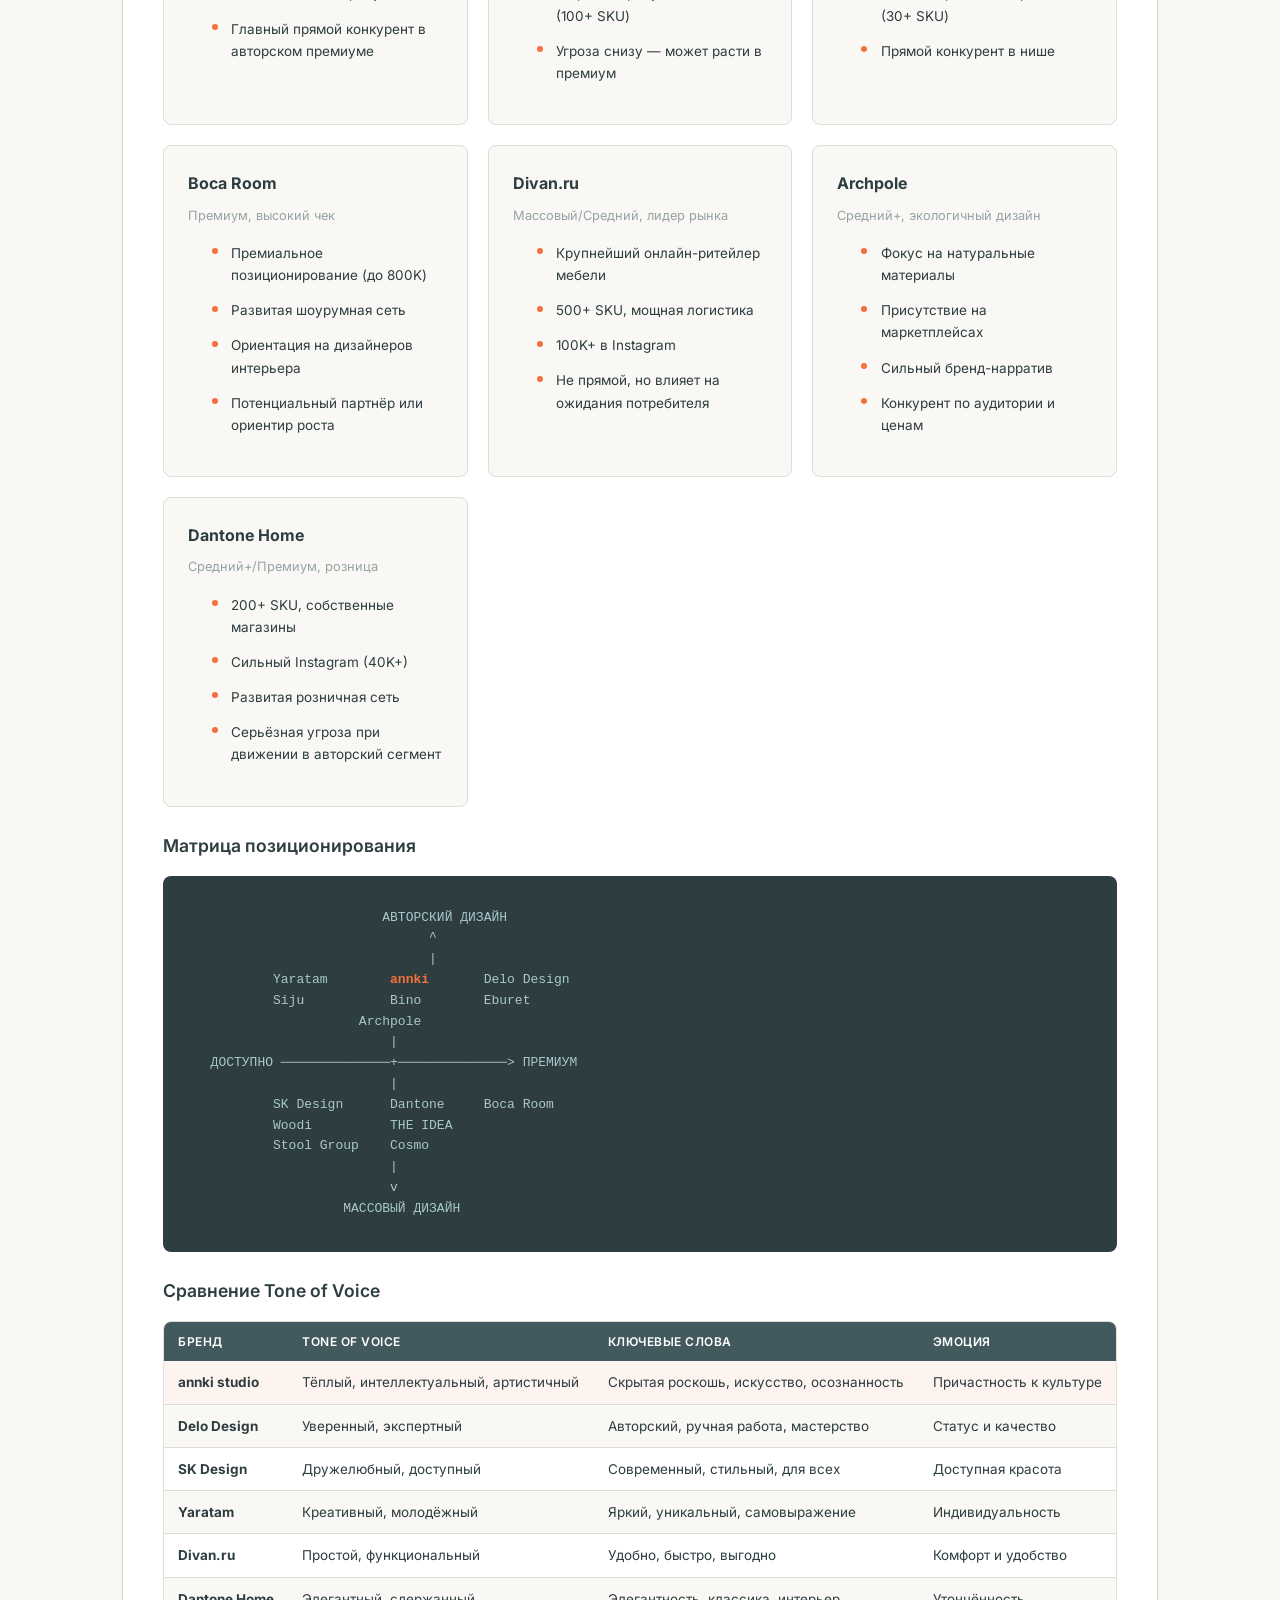
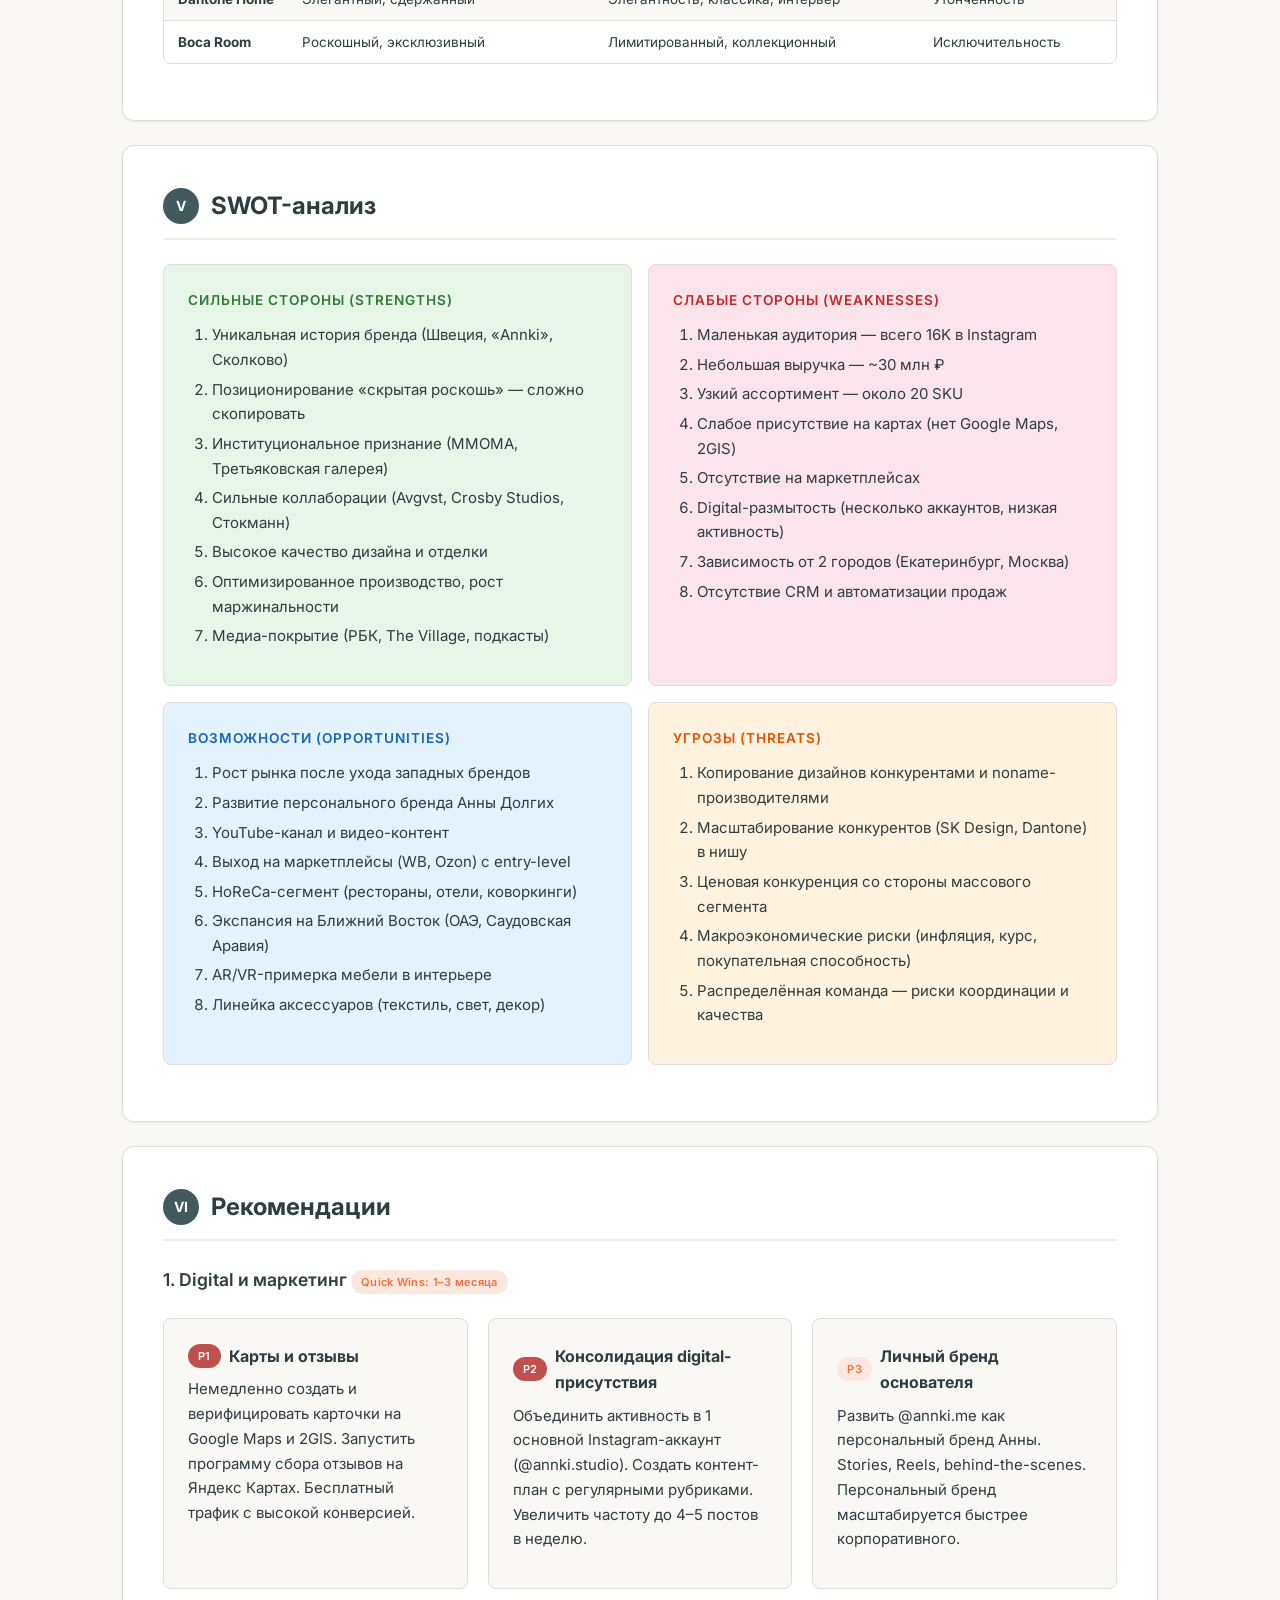
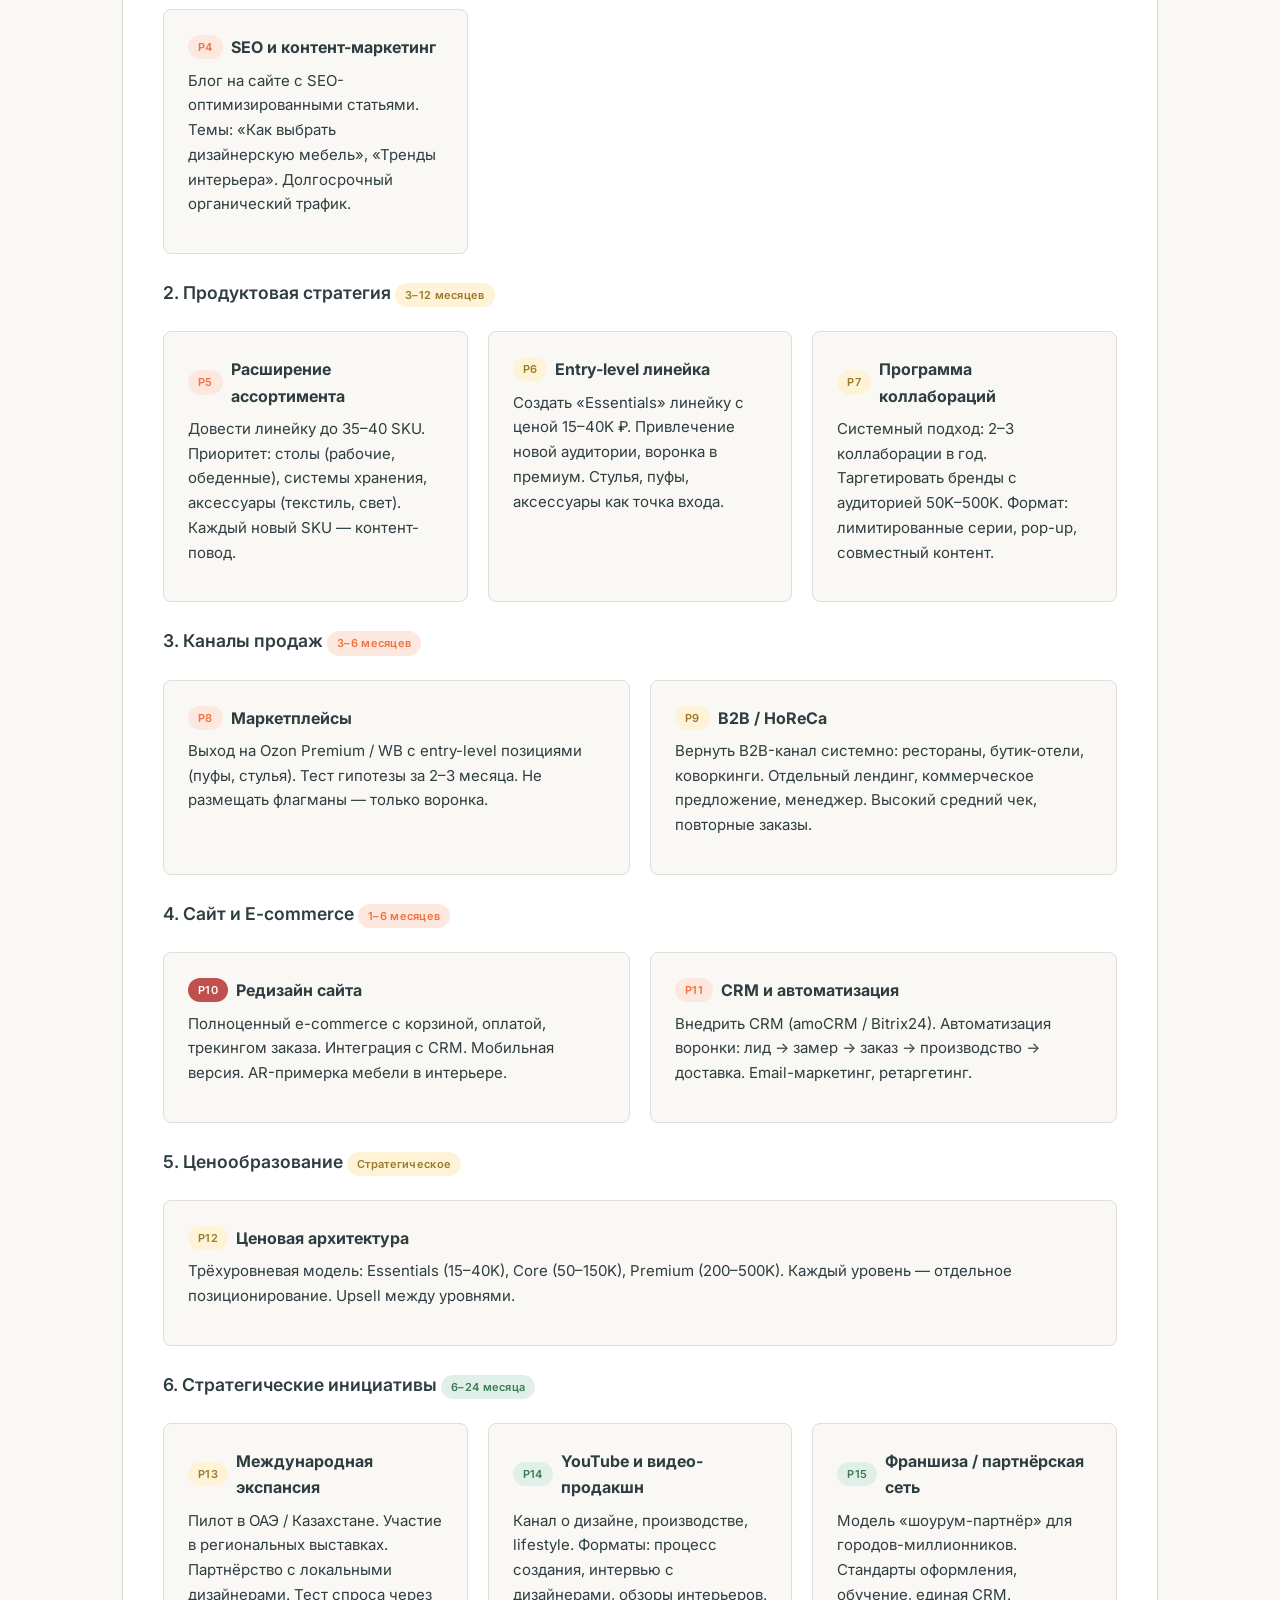
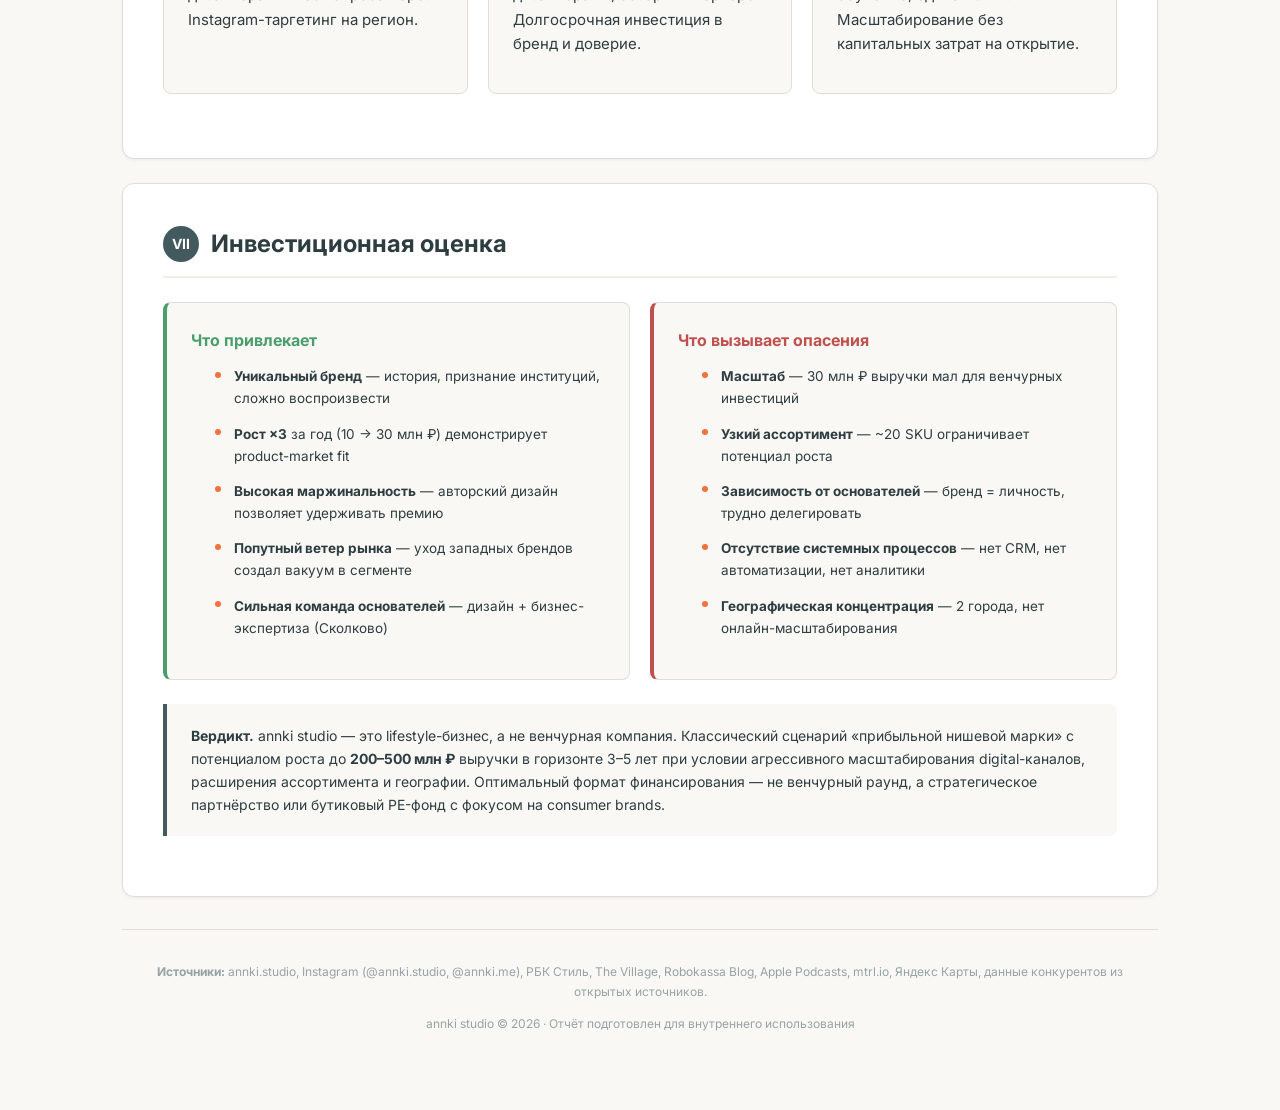
<file: analysis.html>
<!DOCTYPE html>
<html lang="ru">
<head>
  <meta charset="UTF-8">
  <meta name="viewport" content="width=device-width, initial-scale=1.0">
  <title>Бизнес-анализ — annki studio</title>
  <link rel="stylesheet" href="style.css">
</head>
<body>

<!-- ── Navigation ── -->
<nav class="top-nav">
  <a href="index.html" class="brand">annki studio</a>
  <a href="index.html">Главная</a>
  <a href="analysis.html" class="active">Бизнес-анализ</a>
  <a href="competitors.html">Конкуренты</a>
  <a href="benchmarks.html">Бенчмарки</a>
  <a href="new-products.html">Новые продукты</a>
  <a href="cost-analysis.html">Себестоимость</a>
  <a href="new-directions.html">Новые направления</a>
</nav>

<!-- ── Hero ── -->
<section class="hero">
  <div class="badge">Полный отчёт</div>
  <h1>Углублённый бизнес-анализ annki studio</h1>
  <p class="subtitle">Подготовлено в формате отчёта управляющего партнёра венчурного фонда</p>
</section>

<div class="container">

  <!-- ── Table of Contents ── -->
  <div class="toc">
    <h3>Содержание</h3>
    <ol>
      <li><a href="#part1">Профиль компании</a></li>
      <li><a href="#part2">Продуктовый портфель</a></li>
      <li><a href="#part3">Digital-аудит</a></li>
      <li><a href="#part4">Конкурентный анализ</a></li>
      <li><a href="#part5">SWOT-анализ</a></li>
      <li><a href="#part6">Рекомендации</a></li>
      <li><a href="#part7">Инвестиционная оценка</a></li>
    </ol>
  </div>

  <!-- ══════════════════════════════════════════════ -->
  <!-- PART I — COMPANY PROFILE                      -->
  <!-- ══════════════════════════════════════════════ -->
  <div class="section" id="part1">
    <h2 class="section-title"><span class="num">I</span> Профиль компании</h2>

    <h3>Основная информация</h3>
    <div class="kv-grid">
      <div class="kv-item">
        <div class="kv-label">Название</div>
        <div class="kv-value small">&aring;nnki studio&reg;</div>
      </div>
      <div class="kv-item">
        <div class="kv-label">Основание</div>
        <div class="kv-value small">2017, Екатеринбург</div>
      </div>
      <div class="kv-item">
        <div class="kv-label">Основатели</div>
        <div class="kv-value small">Анна и Алексей Долгих</div>
      </div>
      <div class="kv-item">
        <div class="kv-label">Сегмент</div>
        <div class="kv-value small">Средний+ / Премиум</div>
      </div>
      <div class="kv-item">
        <div class="kv-label">Позиционирование</div>
        <div class="kv-value small">&laquo;Скрытая роскошь&raquo;</div>
      </div>
      <div class="kv-item">
        <div class="kv-label">Сайт</div>
        <div class="kv-value small">annki.studio</div>
      </div>
    </div>

    <h3>Финансовые показатели</h3>
    <div class="kv-grid">
      <div class="kv-item">
        <div class="kv-label">Выручка 2021</div>
        <div class="kv-value">~10 млн &#8381;</div>
      </div>
      <div class="kv-item">
        <div class="kv-label">Выручка 2022</div>
        <div class="kv-value">~30 млн &#8381;</div>
      </div>
      <div class="kv-item">
        <div class="kv-label">Рост год к году</div>
        <div class="kv-value">&times;3</div>
      </div>
      <div class="kv-item">
        <div class="kv-label">Средний чек</div>
        <div class="kv-value">80-120K &#8381;</div>
      </div>
    </div>

    <h3>История компании</h3>
    <div class="timeline">
      <div class="timeline-item">
        <div class="timeline-date">До 2017</div>
        <div class="timeline-content">Анна в Швеции, прозвище &laquo;Annki&raquo;, обучение в Сколково</div>
      </div>
      <div class="timeline-item">
        <div class="timeline-date">2017</div>
        <div class="timeline-content">Основание студии в Екатеринбурге</div>
      </div>
      <div class="timeline-item">
        <div class="timeline-date">2017 &ndash; 2020</div>
        <div class="timeline-content">B2B-фаза: проекты для Hard Rock Cafe, застройщиков, офисных пространств</div>
      </div>
      <div class="timeline-item">
        <div class="timeline-date">2020</div>
        <div class="timeline-content">Коллаборации с Avgvst и Crosby Studios &mdash; рост узнаваемости</div>
      </div>
      <div class="timeline-item">
        <div class="timeline-date">2021</div>
        <div class="timeline-content">Стратегический переход на B2C-модель</div>
      </div>
      <div class="timeline-item">
        <div class="timeline-date">2022</div>
        <div class="timeline-content">Выручка 30&nbsp;млн&nbsp;&#8381;, представленность в ММОМА и Третьяковской галерее</div>
      </div>
      <div class="timeline-item">
        <div class="timeline-date">2023</div>
        <div class="timeline-content">Открытие флагманского шоурума в Екатеринбурге</div>
      </div>
      <div class="timeline-item">
        <div class="timeline-date">2024 &ndash; 2025</div>
        <div class="timeline-content">Artplay Москва, экспансия в страны СНГ</div>
      </div>
    </div>
  </div>

  <!-- ══════════════════════════════════════════════ -->
  <!-- PART II — PRODUCT PORTFOLIO                   -->
  <!-- ══════════════════════════════════════════════ -->
  <div class="section" id="part2">
    <h2 class="section-title"><span class="num">II</span> Продуктовый портфель</h2>

    <h3>Полный каталог</h3>
    <div class="table-wrap">
      <table>
        <thead>
          <tr>
            <th>Категория</th>
            <th>Модель</th>
            <th style="text-align:right">Цена, &#8381;</th>
          </tr>
        </thead>
        <tbody>
          <tr class="cell-highlight"><td colspan="3"><strong>Мягкая мебель</strong></td></tr>
          <tr><td>Диван</td><td>Plus</td><td style="text-align:right">270 000</td></tr>
          <tr><td>Диван</td><td>Hero</td><td style="text-align:right">300 000</td></tr>
          <tr><td>Кресло</td><td>Steve</td><td style="text-align:right">55 000</td></tr>
          <tr><td>Кресло</td><td>Bono</td><td style="text-align:right">115 000</td></tr>
          <tr><td>Кресло</td><td>Ernest</td><td style="text-align:right">115 000</td></tr>
          <tr><td>Кресло</td><td>Workaholic</td><td style="text-align:right">100 000</td></tr>
          <tr><td>Пуф</td><td>Runda S</td><td style="text-align:right">25 000</td></tr>
          <tr><td>Пуф</td><td>Runda L</td><td style="text-align:right">60 000</td></tr>
          <tr><td>Пуф</td><td>Oval</td><td style="text-align:right">60 000</td></tr>
          <tr class="cell-highlight"><td colspan="3"><strong>Столы</strong></td></tr>
          <tr><td>Стол</td><td>Bill</td><td style="text-align:right">110 000</td></tr>
          <tr class="cell-highlight"><td colspan="3"><strong>Стулья</strong></td></tr>
          <tr><td>Стул</td><td>Steve Dinner</td><td style="text-align:right">35 000</td></tr>
          <tr><td>Стул</td><td>Стул-гардероб</td><td style="text-align:right">50 000</td></tr>
          <tr><td>Стул</td><td>Steve++</td><td style="text-align:right">71 300</td></tr>
          <tr class="cell-highlight"><td colspan="3"><strong>Скамьи</strong></td></tr>
          <tr><td>Скамья</td><td>Clover Classic</td><td style="text-align:right">40 000</td></tr>
          <tr><td>Скамья</td><td>Clover 2.0</td><td style="text-align:right">40 000</td></tr>
          <tr class="cell-highlight"><td colspan="3"><strong>Кровати</strong></td></tr>
          <tr><td>Кровать</td><td>Basic</td><td style="text-align:right">80 000</td></tr>
          <tr><td>Кровать</td><td>Cube</td><td style="text-align:right">95 000</td></tr>
          <tr><td>Кровать</td><td>Sova</td><td style="text-align:right">110 000</td></tr>
        </tbody>
      </table>
    </div>

    <h3>Бестселлеры</h3>
    <div class="card-grid">
      <div class="card">
        <div class="card-title"><span class="tag tag-primary">1</span> Кресло Steve</div>
        <div class="card-subtitle">55 000 &#8381;</div>
        <p>Названо в честь Стива Джобса. Минималистичная форма, ставшая визитной карточкой бренда.</p>
      </div>
      <div class="card">
        <div class="card-title"><span class="tag tag-primary">2</span> Коллекция Clover</div>
        <div class="card-subtitle">40 000 &#8381;</div>
        <p>Представлена в Третьяковской галерее. Скамья-скульптура, символ пересечения искусства и дизайна.</p>
      </div>
      <div class="card">
        <div class="card-title"><span class="tag tag-primary">3</span> Диван Plus</div>
        <div class="card-subtitle">270 000 &#8381;</div>
        <p>Модульный диван, 5 лет разработки. Флагманский продукт линейки мягкой мебели.</p>
      </div>
      <div class="card">
        <div class="card-title"><span class="tag tag-primary">4</span> Кровать Cube</div>
        <div class="card-subtitle">95 000 &#8381;</div>
        <p>Геометрическая форма, лаконичный дизайн, востребована в сегменте средний+.</p>
      </div>
      <div class="card">
        <div class="card-title"><span class="tag tag-primary">5</span> Стул-гардероб</div>
        <div class="card-subtitle">50 000 &#8381;</div>
        <p>Коллаборация со Стокманн. Функциональный арт-объект, совмещающий стул и вешалку.</p>
      </div>
    </div>

    <h3>Коллаборации</h3>
    <div class="table-wrap">
      <table>
        <thead>
          <tr>
            <th>Партнёр</th>
            <th>Тип</th>
            <th>Описание</th>
          </tr>
        </thead>
        <tbody>
          <tr><td><strong>Avgvst</strong></td><td>Ювелирный бренд</td><td>Совместная лимитированная коллекция, кросс-аудитория</td></tr>
          <tr><td><strong>GATE31</strong></td><td>Fashion-бренд</td><td>Интеграция мебели в fashion-контекст</td></tr>
          <tr><td><strong>Crosby Studios</strong></td><td>Дизайн-студия</td><td>Совместный проект, международная экспертиза</td></tr>
          <tr><td><strong>Стокманн</strong></td><td>Ритейл</td><td>Стул-гардероб &mdash; эксклюзивная коллаборация</td></tr>
        </tbody>
      </table>
    </div>
  </div>

  <!-- ══════════════════════════════════════════════ -->
  <!-- PART III — DIGITAL AUDIT                      -->
  <!-- ══════════════════════════════════════════════ -->
  <div class="section" id="part3">
    <h2 class="section-title"><span class="num">III</span> Digital-аудит</h2>

    <h3>Присутствие в социальных сетях</h3>
    <div class="table-wrap">
      <table>
        <thead>
          <tr>
            <th>Платформа</th>
            <th>Аккаунт</th>
            <th>Подписчики</th>
            <th>Публикации</th>
            <th>Оценка</th>
          </tr>
        </thead>
        <tbody>
          <tr>
            <td><strong>Instagram</strong></td>
            <td>@annki.studio</td>
            <td class="cell-accent">16 000</td>
            <td>614</td>
            <td>&#9733;&#9733;&#9733;&#9733;&#9734;</td>
          </tr>
          <tr>
            <td><strong>Instagram</strong></td>
            <td>@annki.me</td>
            <td>1 500</td>
            <td>&mdash;</td>
            <td>&#9733;&#9733;&#9733;&#9734;&#9734;</td>
          </tr>
          <tr>
            <td><strong>VK</strong></td>
            <td>annki studio</td>
            <td class="cell-neutral">Низкая активность</td>
            <td>&mdash;</td>
            <td>&#9733;&#9733;&#9734;&#9734;&#9734;</td>
          </tr>
          <tr>
            <td><strong>Telegram</strong></td>
            <td>annki studio</td>
            <td class="cell-neutral">Малая аудитория</td>
            <td>&mdash;</td>
            <td>&#9733;&#9733;&#9734;&#9734;&#9734;</td>
          </tr>
          <tr>
            <td><strong>Facebook</strong></td>
            <td>annki studio</td>
            <td class="cell-neutral">Минимальная</td>
            <td>&mdash;</td>
            <td>&#9733;&#9734;&#9734;&#9734;&#9734;</td>
          </tr>
          <tr>
            <td><strong>YouTube</strong></td>
            <td>annki studio</td>
            <td class="cell-neutral">Минимальная</td>
            <td>&mdash;</td>
            <td>&#9733;&#9734;&#9734;&#9734;&#9734;</td>
          </tr>
          <tr>
            <td><strong>Taplink</strong></td>
            <td>annki.studio</td>
            <td>&mdash;</td>
            <td>&mdash;</td>
            <td>&#9733;&#9733;&#9733;&#9734;&#9734;</td>
          </tr>
        </tbody>
      </table>
    </div>

    <h3>Медиа-упоминания</h3>
    <div class="table-wrap">
      <table>
        <thead>
          <tr>
            <th>Издание</th>
            <th>Тип</th>
            <th>Формат</th>
          </tr>
        </thead>
        <tbody>
          <tr><td><strong>РБК Стиль</strong></td><td>Деловое/lifestyle</td><td>Статья</td></tr>
          <tr><td><strong>The Village</strong></td><td>Городское медиа</td><td>Обзор</td></tr>
          <tr><td><strong>Robokassa Blog</strong></td><td>Финтех</td><td>Кейс-стади</td></tr>
          <tr><td><strong>Apple Podcasts</strong></td><td>Аудио</td><td>Подкаст / интервью</td></tr>
          <tr><td><strong>mtrl.io</strong></td><td>Дизайн</td><td>Профиль студии</td></tr>
        </tbody>
      </table>
    </div>

    <h3>Присутствие на картах</h3>
    <div class="table-wrap">
      <table>
        <thead>
          <tr>
            <th>Сервис</th>
            <th>Статус</th>
            <th>Отзывы</th>
          </tr>
        </thead>
        <tbody>
          <tr><td><strong>Яндекс Карты</strong></td><td class="cell-positive">Есть</td><td>Есть отзывы</td></tr>
          <tr><td><strong>Google Maps</strong></td><td class="cell-negative">Не найдено</td><td>&mdash;</td></tr>
          <tr><td><strong>2GIS</strong></td><td class="cell-negative">Не найдено</td><td>&mdash;</td></tr>
        </tbody>
      </table>
    </div>

    <div class="callout callout-warning">
      <strong>Слабое присутствие на картах.</strong> Отсутствие карточек на Google Maps и 2GIS &mdash; серьёзный пробел. Эти платформы генерируют бесплатный поисковой трафик и формируют доверие. Рекомендуется немедленно создать и верифицировать профили.
    </div>
  </div>

  <!-- ══════════════════════════════════════════════ -->
  <!-- PART IV — COMPETITOR ANALYSIS                 -->
  <!-- ══════════════════════════════════════════════ -->
  <div class="section" id="part4">
    <h2 class="section-title"><span class="num">IV</span> Конкурентный анализ</h2>

    <h3>Сравнительная таблица конкурентов</h3>
    <div class="table-wrap">
      <table>
        <thead>
          <tr>
            <th>Бренд</th>
            <th>Сегмент</th>
            <th>Ценовой диапазон</th>
            <th>SKU</th>
            <th>Каналы</th>
            <th>Instagram</th>
            <th>Угроза</th>
          </tr>
        </thead>
        <tbody>
          <tr class="cell-highlight">
            <td><strong>annki studio</strong></td>
            <td>Средний+/Премиум</td>
            <td>25&ndash;300K</td>
            <td>~20</td>
            <td>Сайт, шоурум</td>
            <td class="cell-accent">16K</td>
            <td>&mdash;</td>
          </tr>
          <tr>
            <td><strong>Delo Design</strong></td>
            <td>Премиум</td>
            <td>50&ndash;500K</td>
            <td>40+</td>
            <td>Сайт, шоурумы, дизайнеры</td>
            <td>30K+</td>
            <td class="cell-negative">Высокая</td>
          </tr>
          <tr>
            <td><strong>SK Design</strong></td>
            <td>Средний</td>
            <td>20&ndash;200K</td>
            <td>100+</td>
            <td>Сайт, маркетплейсы</td>
            <td>50K+</td>
            <td class="cell-negative">Высокая</td>
          </tr>
          <tr>
            <td><strong>Yaratam</strong></td>
            <td>Средний+</td>
            <td>30&ndash;250K</td>
            <td>30+</td>
            <td>Сайт, шоурум</td>
            <td>15K+</td>
            <td class="cell-accent">Средняя</td>
          </tr>
          <tr>
            <td><strong>Boca Room</strong></td>
            <td>Премиум</td>
            <td>100&ndash;800K</td>
            <td>50+</td>
            <td>Сайт, шоурумы</td>
            <td>20K+</td>
            <td class="cell-accent">Средняя</td>
          </tr>
          <tr>
            <td><strong>Divan.ru</strong></td>
            <td>Массовый/Средний</td>
            <td>15&ndash;300K</td>
            <td>500+</td>
            <td>Сайт, розница, маркетплейсы</td>
            <td>100K+</td>
            <td class="cell-accent">Средняя</td>
          </tr>
          <tr>
            <td><strong>Archpole</strong></td>
            <td>Средний+</td>
            <td>20&ndash;200K</td>
            <td>60+</td>
            <td>Сайт, шоурум, маркетплейсы</td>
            <td>25K+</td>
            <td class="cell-accent">Средняя</td>
          </tr>
          <tr>
            <td><strong>Dantone Home</strong></td>
            <td>Средний+/Премиум</td>
            <td>50&ndash;500K</td>
            <td>200+</td>
            <td>Сайт, розница</td>
            <td>40K+</td>
            <td class="cell-negative">Высокая</td>
          </tr>
          <tr>
            <td><strong>THE IDEA</strong></td>
            <td>Средний</td>
            <td>30&ndash;300K</td>
            <td>150+</td>
            <td>Сайт, розница</td>
            <td>35K+</td>
            <td class="cell-accent">Средняя</td>
          </tr>
          <tr>
            <td><strong>Cosmo</strong></td>
            <td>Средний</td>
            <td>20&ndash;150K</td>
            <td>80+</td>
            <td>Сайт, маркетплейсы</td>
            <td>20K+</td>
            <td class="cell-neutral">Низкая</td>
          </tr>
          <tr>
            <td><strong>Woodi</strong></td>
            <td>Доступный/Средний</td>
            <td>10&ndash;100K</td>
            <td>50+</td>
            <td>Сайт, маркетплейсы</td>
            <td>15K+</td>
            <td class="cell-neutral">Низкая</td>
          </tr>
          <tr>
            <td><strong>Siju</strong></td>
            <td>Средний+</td>
            <td>30&ndash;200K</td>
            <td>25+</td>
            <td>Сайт</td>
            <td>10K+</td>
            <td class="cell-neutral">Низкая</td>
          </tr>
          <tr>
            <td><strong>Bino</strong></td>
            <td>Средний+</td>
            <td>25&ndash;180K</td>
            <td>20+</td>
            <td>Сайт</td>
            <td>8K+</td>
            <td class="cell-neutral">Низкая</td>
          </tr>
          <tr>
            <td><strong>Eburet</strong></td>
            <td>Премиум</td>
            <td>80&ndash;600K</td>
            <td>30+</td>
            <td>Сайт, шоурум</td>
            <td>12K+</td>
            <td class="cell-accent">Средняя</td>
          </tr>
          <tr>
            <td><strong>Stool Group</strong></td>
            <td>Доступный</td>
            <td>5&ndash;80K</td>
            <td>300+</td>
            <td>Маркетплейсы, розница</td>
            <td>30K+</td>
            <td class="cell-neutral">Низкая</td>
          </tr>
        </tbody>
      </table>
    </div>

    <h3>Детализация ключевых конкурентов</h3>
    <div class="card-grid">
      <div class="card">
        <div class="card-title">Delo Design</div>
        <div class="card-subtitle">Премиум-сегмент, Москва</div>
        <ul>
          <li>Широкий ассортимент авторской мебели</li>
          <li>Развитая сеть дизайнерских партнёрств</li>
          <li>Сильное медиа-присутствие</li>
          <li>Главный прямой конкурент в авторском премиуме</li>
        </ul>
      </div>
      <div class="card">
        <div class="card-title">SK Design</div>
        <div class="card-subtitle">Средний сегмент, масштабирование</div>
        <ul>
          <li>Агрессивный digital-маркетинг (50K+ подписчиков)</li>
          <li>Присутствие на маркетплейсах</li>
          <li>Широкая продуктовая линейка (100+ SKU)</li>
          <li>Угроза снизу &mdash; может расти в премиум</li>
        </ul>
      </div>
      <div class="card">
        <div class="card-title">Yaratam</div>
        <div class="card-subtitle">Средний+, авторский дизайн</div>
        <ul>
          <li>Близкое позиционирование к annki</li>
          <li>Сопоставимая аудитория (~15K)</li>
          <li>Более широкий ассортимент (30+ SKU)</li>
          <li>Прямой конкурент в нише</li>
        </ul>
      </div>
      <div class="card">
        <div class="card-title">Boca Room</div>
        <div class="card-subtitle">Премиум, высокий чек</div>
        <ul>
          <li>Премиальное позиционирование (до 800K)</li>
          <li>Развитая шоурумная сеть</li>
          <li>Ориентация на дизайнеров интерьера</li>
          <li>Потенциальный партнёр или ориентир роста</li>
        </ul>
      </div>
      <div class="card">
        <div class="card-title">Divan.ru</div>
        <div class="card-subtitle">Массовый/Средний, лидер рынка</div>
        <ul>
          <li>Крупнейший онлайн-ритейлер мебели</li>
          <li>500+ SKU, мощная логистика</li>
          <li>100K+ в Instagram</li>
          <li>Не прямой, но влияет на ожидания потребителя</li>
        </ul>
      </div>
      <div class="card">
        <div class="card-title">Archpole</div>
        <div class="card-subtitle">Средний+, экологичный дизайн</div>
        <ul>
          <li>Фокус на натуральные материалы</li>
          <li>Присутствие на маркетплейсах</li>
          <li>Сильный бренд-нарратив</li>
          <li>Конкурент по аудитории и ценам</li>
        </ul>
      </div>
      <div class="card">
        <div class="card-title">Dantone Home</div>
        <div class="card-subtitle">Средний+/Премиум, розница</div>
        <ul>
          <li>200+ SKU, собственные магазины</li>
          <li>Сильный Instagram (40K+)</li>
          <li>Развитая розничная сеть</li>
          <li>Серьёзная угроза при движении в авторский сегмент</li>
        </ul>
      </div>
    </div>

    <h3>Матрица позиционирования</h3>
    <div class="chart-ascii">
<pre>
                        АВТОРСКИЙ ДИЗАЙН
                              ^
                              |
          Yaratam        <span class="highlight">annki</span>       Delo Design
          Siju           Bino        Eburet
                     Archpole
                         |
  ДОСТУПНО ──────────────+──────────────> ПРЕМИУМ
                         |
          SK Design      Dantone     Boca Room
          Woodi          THE IDEA
          Stool Group    Cosmo
                         |
                         v
                   МАССОВЫЙ ДИЗАЙН
</pre>
    </div>

    <h3>Сравнение Tone of Voice</h3>
    <div class="table-wrap">
      <table>
        <thead>
          <tr>
            <th>Бренд</th>
            <th>Tone of Voice</th>
            <th>Ключевые слова</th>
            <th>Эмоция</th>
          </tr>
        </thead>
        <tbody>
          <tr class="cell-highlight">
            <td><strong>annki studio</strong></td>
            <td>Тёплый, интеллектуальный, артистичный</td>
            <td>Скрытая роскошь, искусство, осознанность</td>
            <td>Причастность к культуре</td>
          </tr>
          <tr>
            <td><strong>Delo Design</strong></td>
            <td>Уверенный, экспертный</td>
            <td>Авторский, ручная работа, мастерство</td>
            <td>Статус и качество</td>
          </tr>
          <tr>
            <td><strong>SK Design</strong></td>
            <td>Дружелюбный, доступный</td>
            <td>Современный, стильный, для всех</td>
            <td>Доступная красота</td>
          </tr>
          <tr>
            <td><strong>Yaratam</strong></td>
            <td>Креативный, молодёжный</td>
            <td>Яркий, уникальный, самовыражение</td>
            <td>Индивидуальность</td>
          </tr>
          <tr>
            <td><strong>Divan.ru</strong></td>
            <td>Простой, функциональный</td>
            <td>Удобно, быстро, выгодно</td>
            <td>Комфорт и удобство</td>
          </tr>
          <tr>
            <td><strong>Dantone Home</strong></td>
            <td>Элегантный, сдержанный</td>
            <td>Элегантность, классика, интерьер</td>
            <td>Утончённость</td>
          </tr>
          <tr>
            <td><strong>Boca Room</strong></td>
            <td>Роскошный, эксклюзивный</td>
            <td>Лимитированный, коллекционный</td>
            <td>Исключительность</td>
          </tr>
        </tbody>
      </table>
    </div>
  </div>

  <!-- ══════════════════════════════════════════════ -->
  <!-- PART V — SWOT                                 -->
  <!-- ══════════════════════════════════════════════ -->
  <div class="section" id="part5">
    <h2 class="section-title"><span class="num">V</span> SWOT-анализ</h2>

    <div class="swot-grid">
      <!-- Strengths -->
      <div class="swot-box swot-s">
        <h4>Сильные стороны (Strengths)</h4>
        <ol>
          <li>Уникальная история бренда (Швеция, &laquo;Annki&raquo;, Сколково)</li>
          <li>Позиционирование &laquo;скрытая роскошь&raquo; &mdash; сложно скопировать</li>
          <li>Институциональное признание (ММОМА, Третьяковская галерея)</li>
          <li>Сильные коллаборации (Avgvst, Crosby Studios, Стокманн)</li>
          <li>Высокое качество дизайна и отделки</li>
          <li>Оптимизированное производство, рост маржинальности</li>
          <li>Медиа-покрытие (РБК, The Village, подкасты)</li>
        </ol>
      </div>

      <!-- Weaknesses -->
      <div class="swot-box swot-w">
        <h4>Слабые стороны (Weaknesses)</h4>
        <ol>
          <li>Маленькая аудитория &mdash; всего 16K в Instagram</li>
          <li>Небольшая выручка &mdash; ~30 млн &#8381;</li>
          <li>Узкий ассортимент &mdash; около 20 SKU</li>
          <li>Слабое присутствие на картах (нет Google Maps, 2GIS)</li>
          <li>Отсутствие на маркетплейсах</li>
          <li>Digital-размытость (несколько аккаунтов, низкая активность)</li>
          <li>Зависимость от 2 городов (Екатеринбург, Москва)</li>
          <li>Отсутствие CRM и автоматизации продаж</li>
        </ol>
      </div>

      <!-- Opportunities -->
      <div class="swot-box swot-o">
        <h4>Возможности (Opportunities)</h4>
        <ol>
          <li>Рост рынка после ухода западных брендов</li>
          <li>Развитие персонального бренда Анны Долгих</li>
          <li>YouTube-канал и видео-контент</li>
          <li>Выход на маркетплейсы (WB, Ozon) с entry-level</li>
          <li>HoReCa-сегмент (рестораны, отели, коворкинги)</li>
          <li>Экспансия на Ближний Восток (ОАЭ, Саудовская Аравия)</li>
          <li>AR/VR-примерка мебели в интерьере</li>
          <li>Линейка аксессуаров (текстиль, свет, декор)</li>
        </ol>
      </div>

      <!-- Threats -->
      <div class="swot-box swot-t">
        <h4>Угрозы (Threats)</h4>
        <ol>
          <li>Копирование дизайнов конкурентами и noname-производителями</li>
          <li>Масштабирование конкурентов (SK Design, Dantone) в нишу</li>
          <li>Ценовая конкуренция со стороны массового сегмента</li>
          <li>Макроэкономические риски (инфляция, курс, покупательная способность)</li>
          <li>Распределённая команда &mdash; риски координации и качества</li>
        </ol>
      </div>
    </div>
  </div>

  <!-- ══════════════════════════════════════════════ -->
  <!-- PART VI — RECOMMENDATIONS                     -->
  <!-- ══════════════════════════════════════════════ -->
  <div class="section" id="part6">
    <h2 class="section-title"><span class="num">VI</span> Рекомендации</h2>

    <!-- Group 1 -->
    <h3>1. Digital и маркетинг <span class="tag tag-high">Quick Wins: 1&ndash;3 месяца</span></h3>
    <div class="card-grid">
      <div class="card">
        <div class="card-title"><span class="tag tag-critical">P1</span> Карты и отзывы</div>
        <p>Немедленно создать и верифицировать карточки на Google Maps и 2GIS. Запустить программу сбора отзывов на Яндекс Картах. Бесплатный трафик с высокой конверсией.</p>
      </div>
      <div class="card">
        <div class="card-title"><span class="tag tag-critical">P2</span> Консолидация digital-присутствия</div>
        <p>Объединить активность в 1 основной Instagram-аккаунт (@annki.studio). Создать контент-план с регулярными рубриками. Увеличить частоту до 4&ndash;5 постов в неделю.</p>
      </div>
      <div class="card">
        <div class="card-title"><span class="tag tag-high">P3</span> Личный бренд основателя</div>
        <p>Развить @annki.me как персональный бренд Анны. Stories, Reels, behind-the-scenes. Персональный бренд масштабируется быстрее корпоративного.</p>
      </div>
      <div class="card">
        <div class="card-title"><span class="tag tag-high">P4</span> SEO и контент-маркетинг</div>
        <p>Блог на сайте с SEO-оптимизированными статьями. Темы: &laquo;Как выбрать дизайнерскую мебель&raquo;, &laquo;Тренды интерьера&raquo;. Долгосрочный органический трафик.</p>
      </div>
    </div>

    <!-- Group 2 -->
    <h3>2. Продуктовая стратегия <span class="tag tag-medium">3&ndash;12 месяцев</span></h3>
    <div class="card-grid">
      <div class="card">
        <div class="card-title"><span class="tag tag-high">P5</span> Расширение ассортимента</div>
        <p>Довести линейку до 35&ndash;40 SKU. Приоритет: столы (рабочие, обеденные), системы хранения, аксессуары (текстиль, свет). Каждый новый SKU &mdash; контент-повод.</p>
      </div>
      <div class="card">
        <div class="card-title"><span class="tag tag-medium">P6</span> Entry-level линейка</div>
        <p>Создать &laquo;Essentials&raquo; линейку с ценой 15&ndash;40K &#8381;. Привлечение новой аудитории, воронка в премиум. Стулья, пуфы, аксессуары как точка входа.</p>
      </div>
      <div class="card">
        <div class="card-title"><span class="tag tag-medium">P7</span> Программа коллабораций</div>
        <p>Системный подход: 2&ndash;3 коллаборации в год. Таргетировать бренды с аудиторией 50K&ndash;500K. Формат: лимитированные серии, pop-up, совместный контент.</p>
      </div>
    </div>

    <!-- Group 3 -->
    <h3>3. Каналы продаж <span class="tag tag-high">3&ndash;6 месяцев</span></h3>
    <div class="card-grid">
      <div class="card">
        <div class="card-title"><span class="tag tag-high">P8</span> Маркетплейсы</div>
        <p>Выход на Ozon Premium / WB с entry-level позициями (пуфы, стулья). Тест гипотезы за 2&ndash;3 месяца. Не размещать флагманы &mdash; только воронка.</p>
      </div>
      <div class="card">
        <div class="card-title"><span class="tag tag-medium">P9</span> B2B / HoReCa</div>
        <p>Вернуть B2B-канал системно: рестораны, бутик-отели, коворкинги. Отдельный лендинг, коммерческое предложение, менеджер. Высокий средний чек, повторные заказы.</p>
      </div>
    </div>

    <!-- Group 4 -->
    <h3>4. Сайт и E-commerce <span class="tag tag-high">1&ndash;6 месяцев</span></h3>
    <div class="card-grid">
      <div class="card">
        <div class="card-title"><span class="tag tag-critical">P10</span> Редизайн сайта</div>
        <p>Полноценный e-commerce с корзиной, оплатой, трекингом заказа. Интеграция с CRM. Мобильная версия. AR-примерка мебели в интерьере.</p>
      </div>
      <div class="card">
        <div class="card-title"><span class="tag tag-high">P11</span> CRM и автоматизация</div>
        <p>Внедрить CRM (amoCRM / Bitrix24). Автоматизация воронки: лид &rarr; замер &rarr; заказ &rarr; производство &rarr; доставка. Email-маркетинг, ретаргетинг.</p>
      </div>
    </div>

    <!-- Group 5 -->
    <h3>5. Ценообразование <span class="tag tag-medium">Стратегическое</span></h3>
    <div class="card-grid">
      <div class="card">
        <div class="card-title"><span class="tag tag-medium">P12</span> Ценовая архитектура</div>
        <p>Трёхуровневая модель: Essentials (15&ndash;40K), Core (50&ndash;150K), Premium (200&ndash;500K). Каждый уровень &mdash; отдельное позиционирование. Upsell между уровнями.</p>
      </div>
    </div>

    <!-- Group 6 -->
    <h3>6. Стратегические инициативы <span class="tag tag-low">6&ndash;24 месяца</span></h3>
    <div class="card-grid">
      <div class="card">
        <div class="card-title"><span class="tag tag-medium">P13</span> Международная экспансия</div>
        <p>Пилот в ОАЭ / Казахстане. Участие в региональных выставках. Партнёрство с локальными дизайнерами. Тест спроса через Instagram-таргетинг на регион.</p>
      </div>
      <div class="card">
        <div class="card-title"><span class="tag tag-low">P14</span> YouTube и видео-продакшн</div>
        <p>Канал о дизайне, производстве, lifestyle. Форматы: процесс создания, интервью с дизайнерами, обзоры интерьеров. Долгосрочная инвестиция в бренд и доверие.</p>
      </div>
      <div class="card">
        <div class="card-title"><span class="tag tag-low">P15</span> Франшиза / партнёрская сеть</div>
        <p>Модель &laquo;шоурум-партнёр&raquo; для городов-миллионников. Стандарты оформления, обучение, единая CRM. Масштабирование без капитальных затрат на открытие.</p>
      </div>
    </div>
  </div>

  <!-- ══════════════════════════════════════════════ -->
  <!-- PART VII — INVESTOR ASSESSMENT                -->
  <!-- ══════════════════════════════════════════════ -->
  <div class="section" id="part7">
    <h2 class="section-title"><span class="num">VII</span> Инвестиционная оценка</h2>

    <div class="card-grid">
      <div class="card" style="border-left: 4px solid var(--success);">
        <div class="card-title" style="color: var(--success);">Что привлекает</div>
        <ul>
          <li><strong>Уникальный бренд</strong> &mdash; история, признание институций, сложно воспроизвести</li>
          <li><strong>Рост &times;3</strong> за год (10 &rarr; 30 млн &#8381;) демонстрирует product-market fit</li>
          <li><strong>Высокая маржинальность</strong> &mdash; авторский дизайн позволяет удерживать премию</li>
          <li><strong>Попутный ветер рынка</strong> &mdash; уход западных брендов создал вакуум в сегменте</li>
          <li><strong>Сильная команда основателей</strong> &mdash; дизайн + бизнес-экспертиза (Сколково)</li>
        </ul>
      </div>

      <div class="card" style="border-left: 4px solid var(--danger);">
        <div class="card-title" style="color: var(--danger);">Что вызывает опасения</div>
        <ul>
          <li><strong>Масштаб</strong> &mdash; 30 млн &#8381; выручки мал для венчурных инвестиций</li>
          <li><strong>Узкий ассортимент</strong> &mdash; ~20 SKU ограничивает потенциал роста</li>
          <li><strong>Зависимость от основателей</strong> &mdash; бренд = личность, трудно делегировать</li>
          <li><strong>Отсутствие системных процессов</strong> &mdash; нет CRM, нет автоматизации, нет аналитики</li>
          <li><strong>Географическая концентрация</strong> &mdash; 2 города, нет онлайн-масштабирования</li>
        </ul>
      </div>
    </div>

    <div class="callout callout-primary">
      <strong>Вердикт.</strong> annki studio &mdash; это lifestyle-бизнес, а не венчурная компания. Классический сценарий &laquo;прибыльной нишевой марки&raquo; с потенциалом роста до <strong>200&ndash;500 млн &#8381;</strong> выручки в горизонте 3&ndash;5 лет при условии агрессивного масштабирования digital-каналов, расширения ассортимента и географии. Оптимальный формат финансирования &mdash; не венчурный раунд, а стратегическое партнёрство или бутиковый PE-фонд с фокусом на consumer brands.
    </div>
  </div>

  <!-- ── Footer ── -->
  <footer class="report-footer">
    <p><strong>Источники:</strong> annki.studio, Instagram (@annki.studio, @annki.me), РБК Стиль, The Village, Robokassa Blog, Apple Podcasts, mtrl.io, Яндекс Карты, данные конкурентов из открытых источников.</p>
    <p>annki studio &copy; 2026 &middot; Отчёт подготовлен для внутреннего использования</p>
  </footer>

</div>
</body>
</html>
</file>
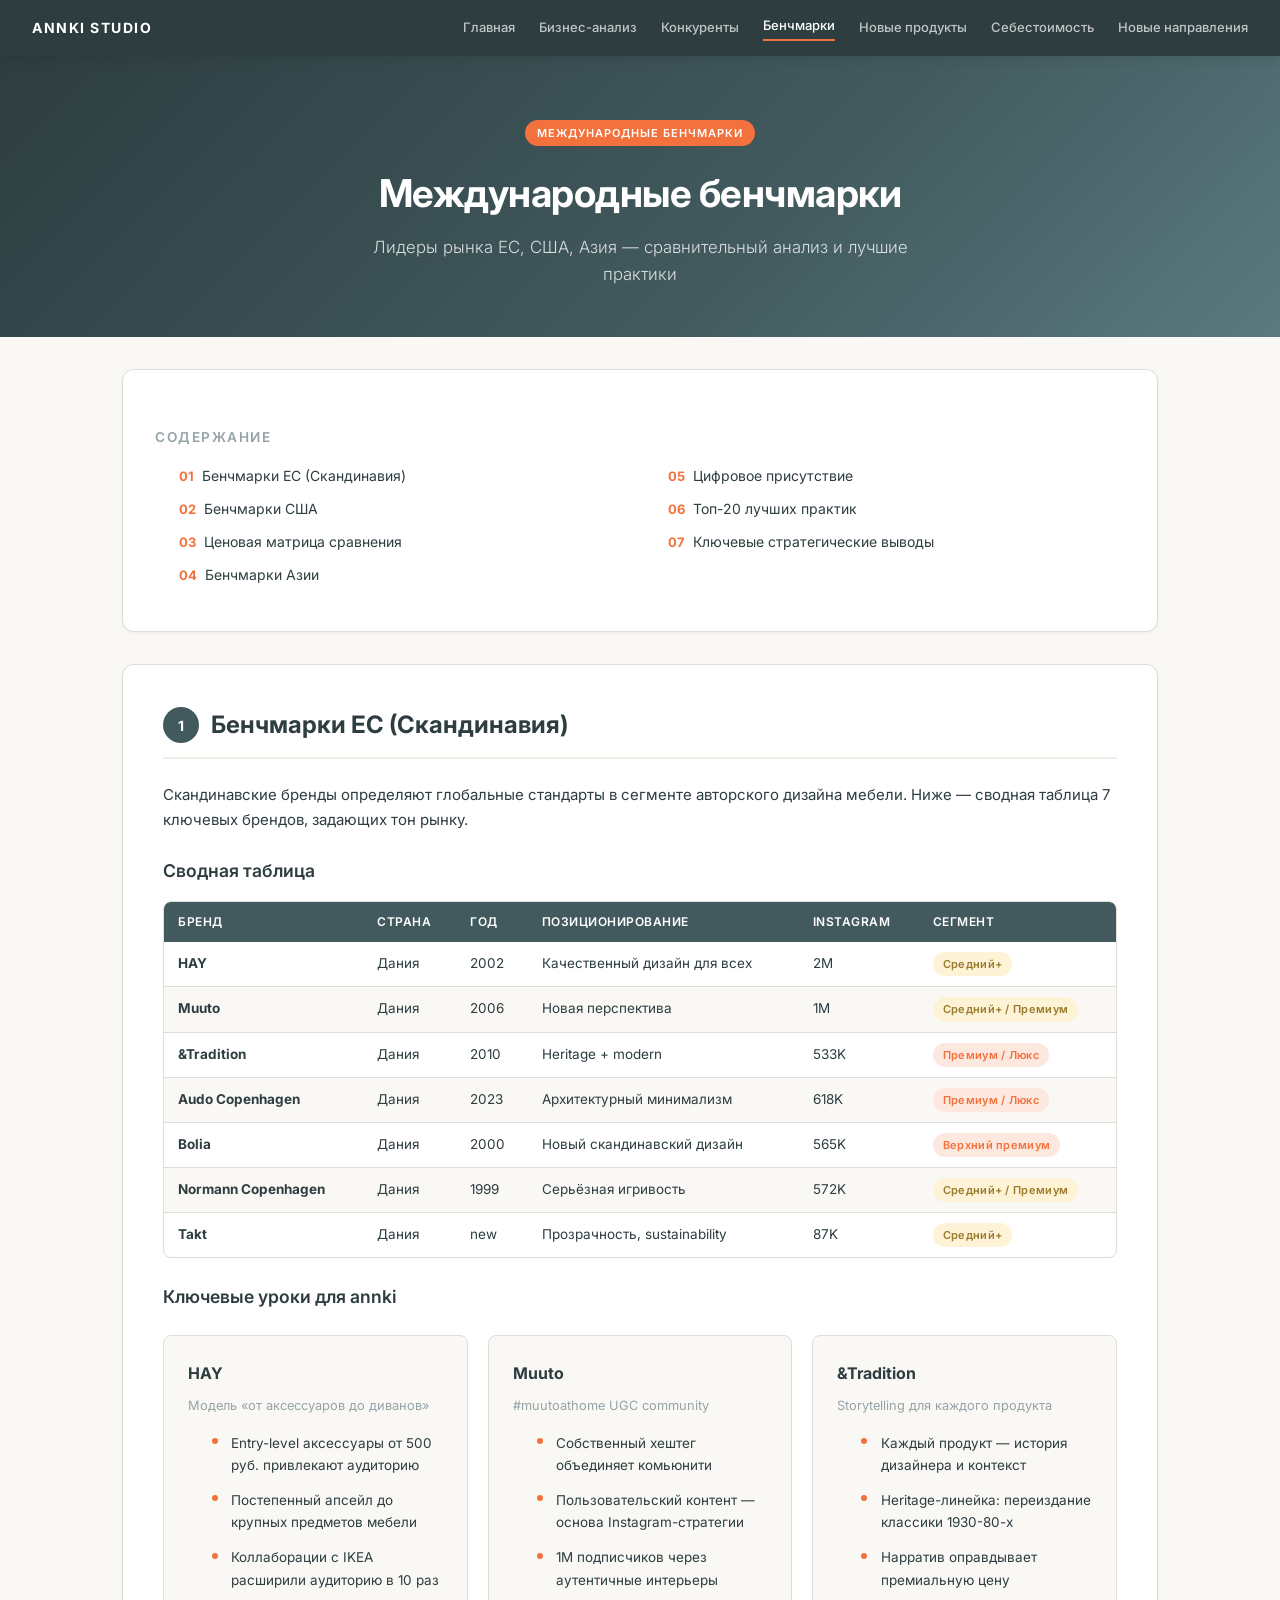
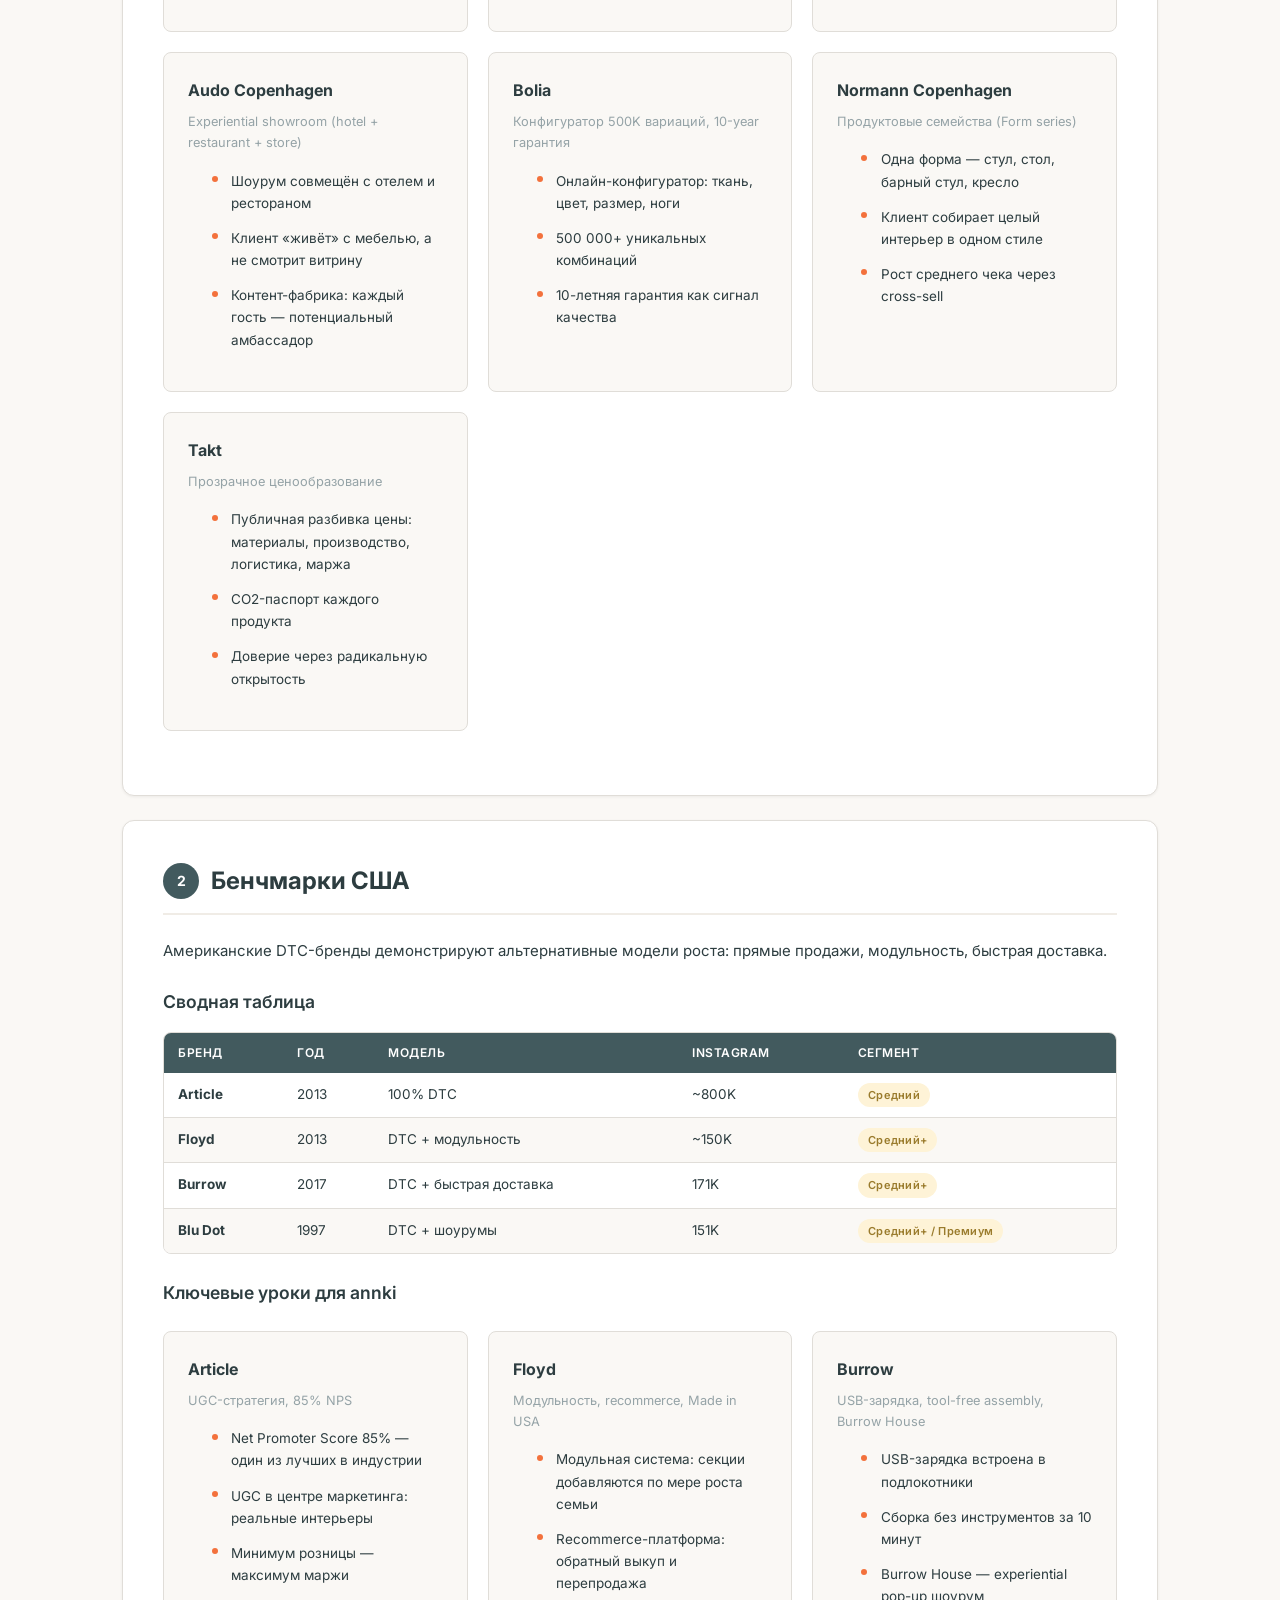
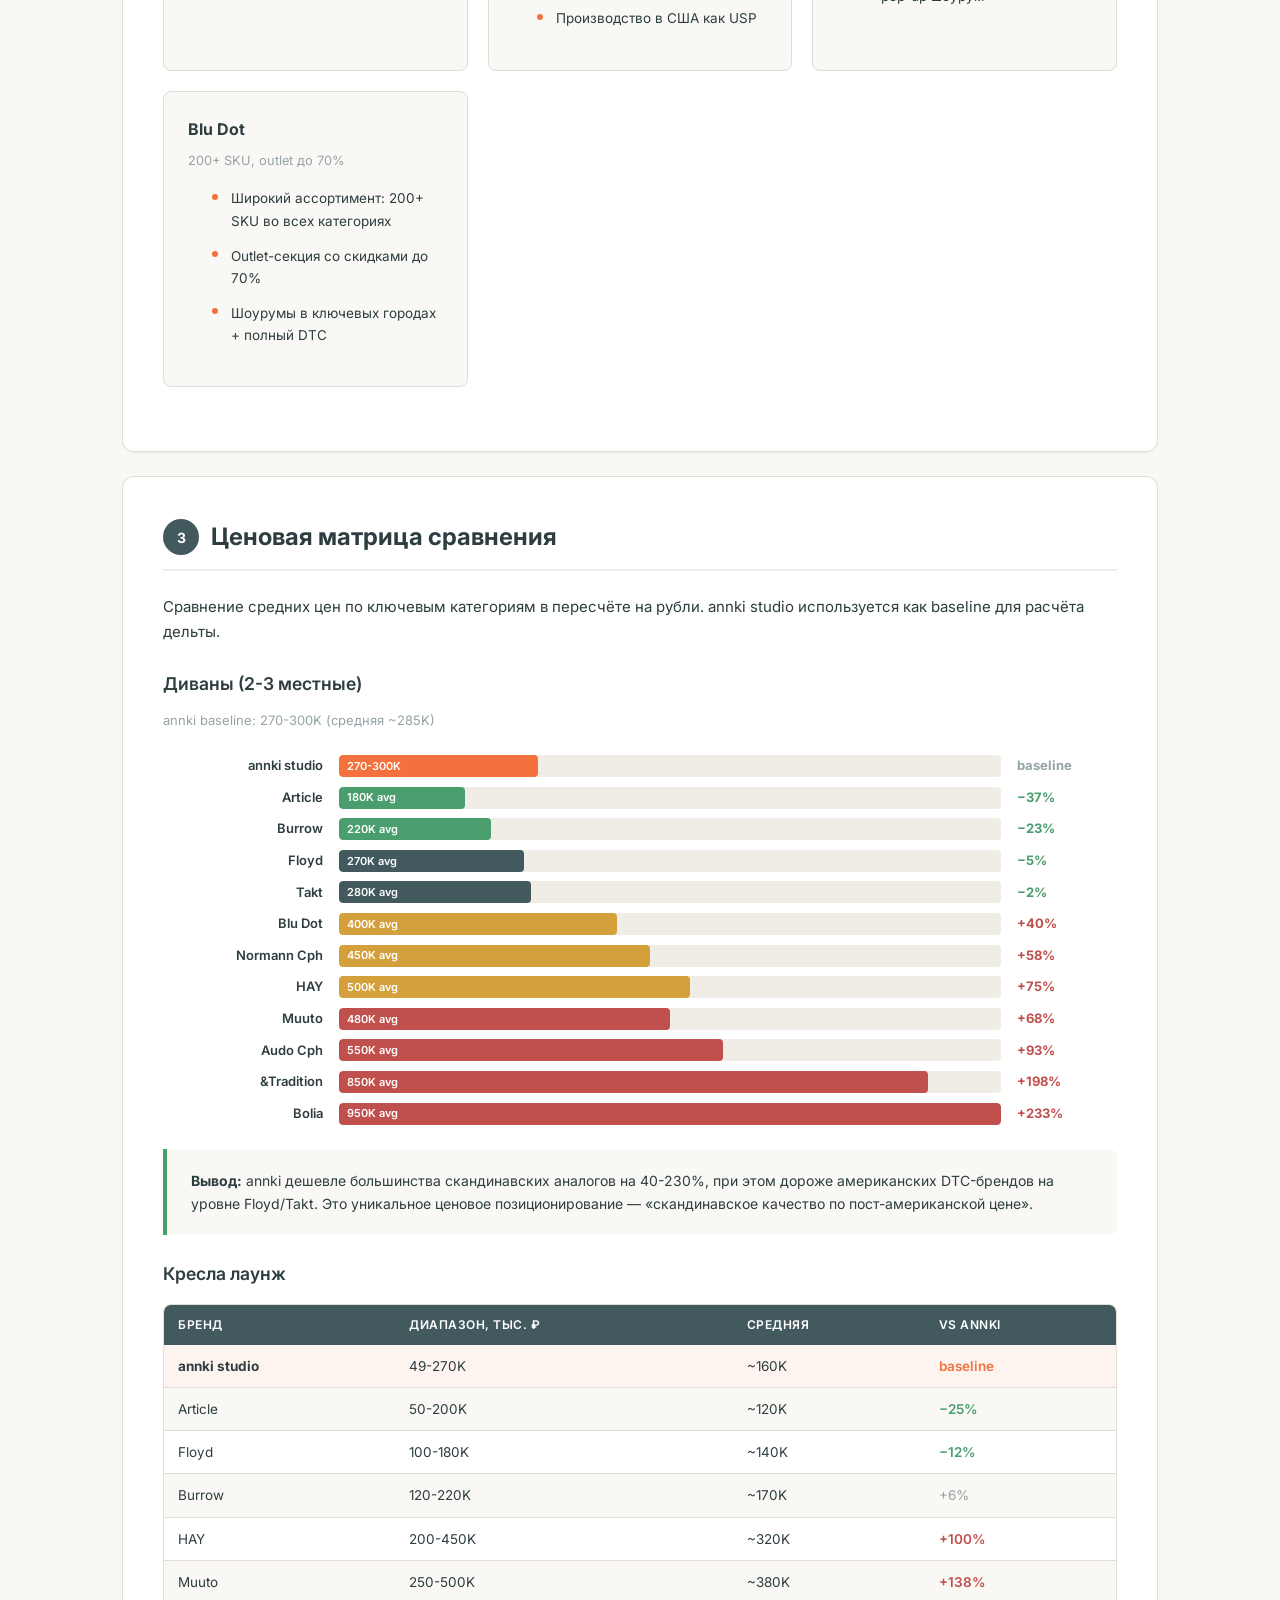
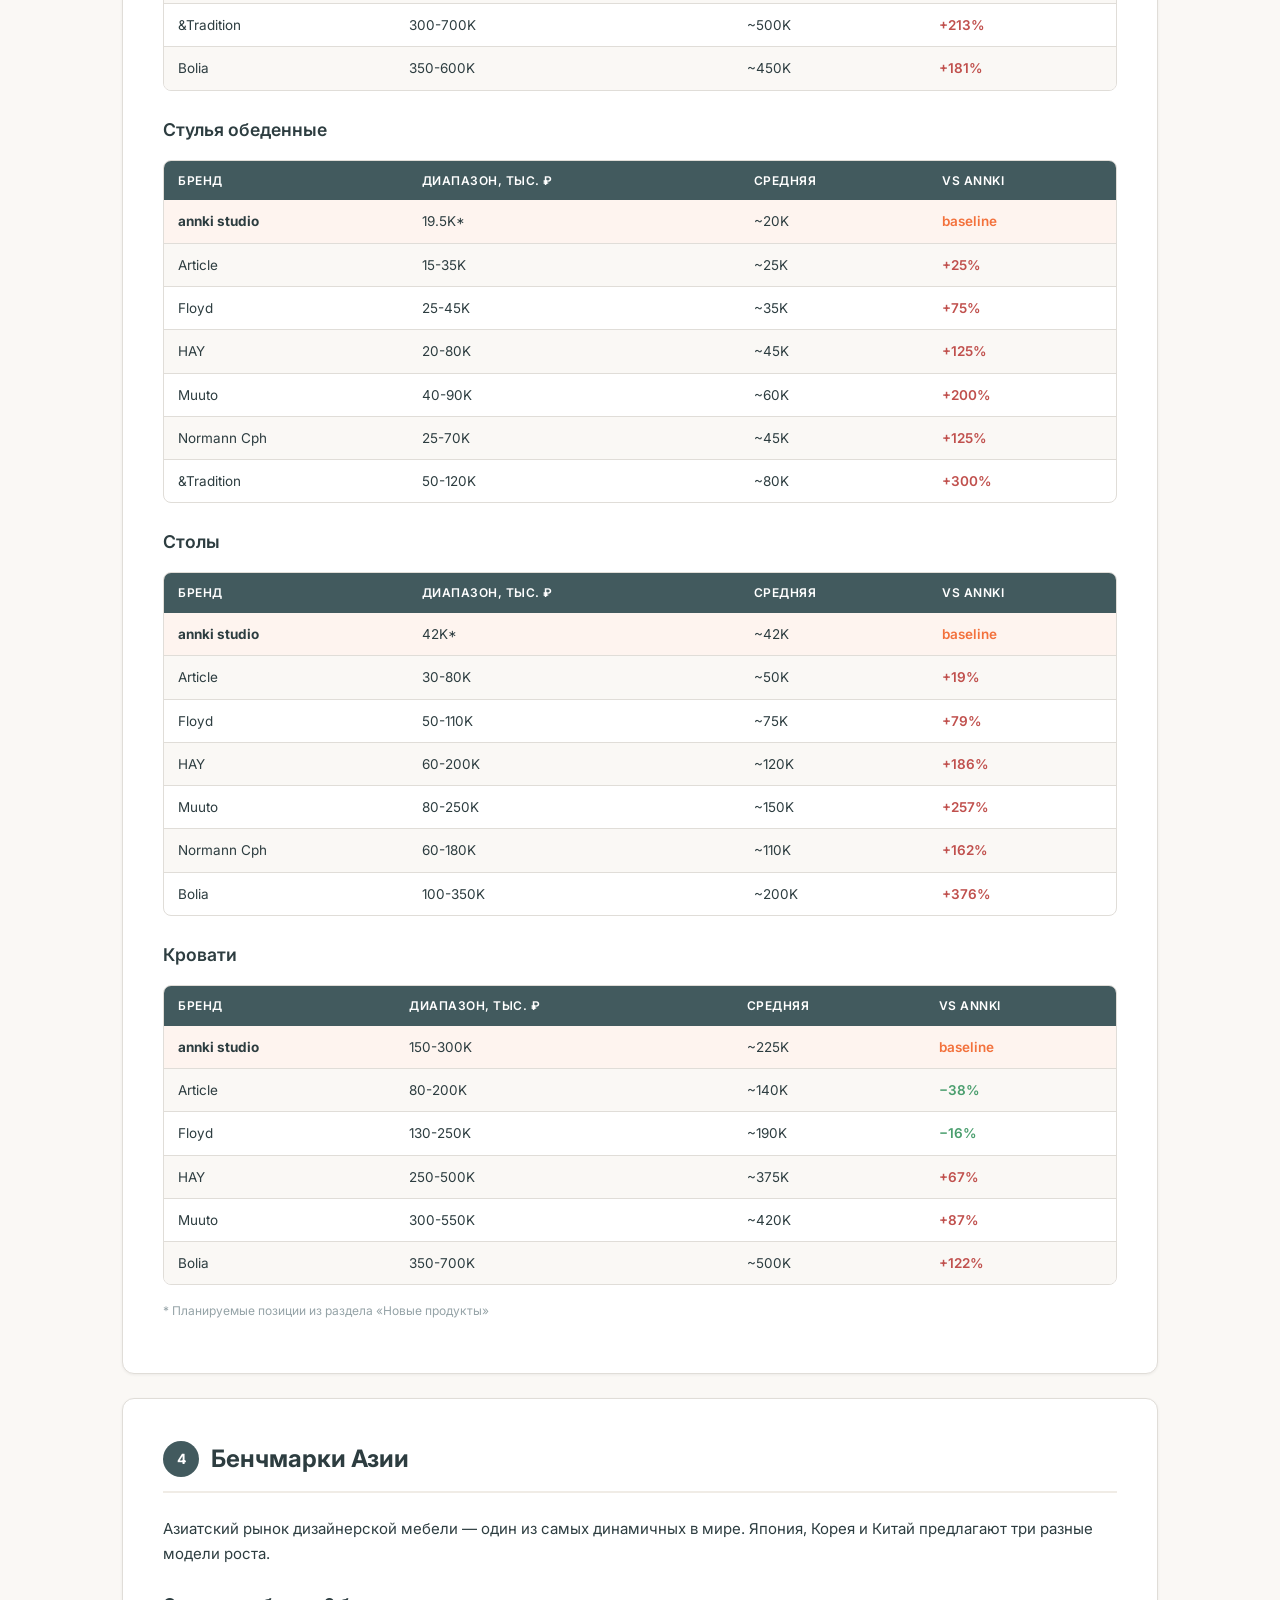
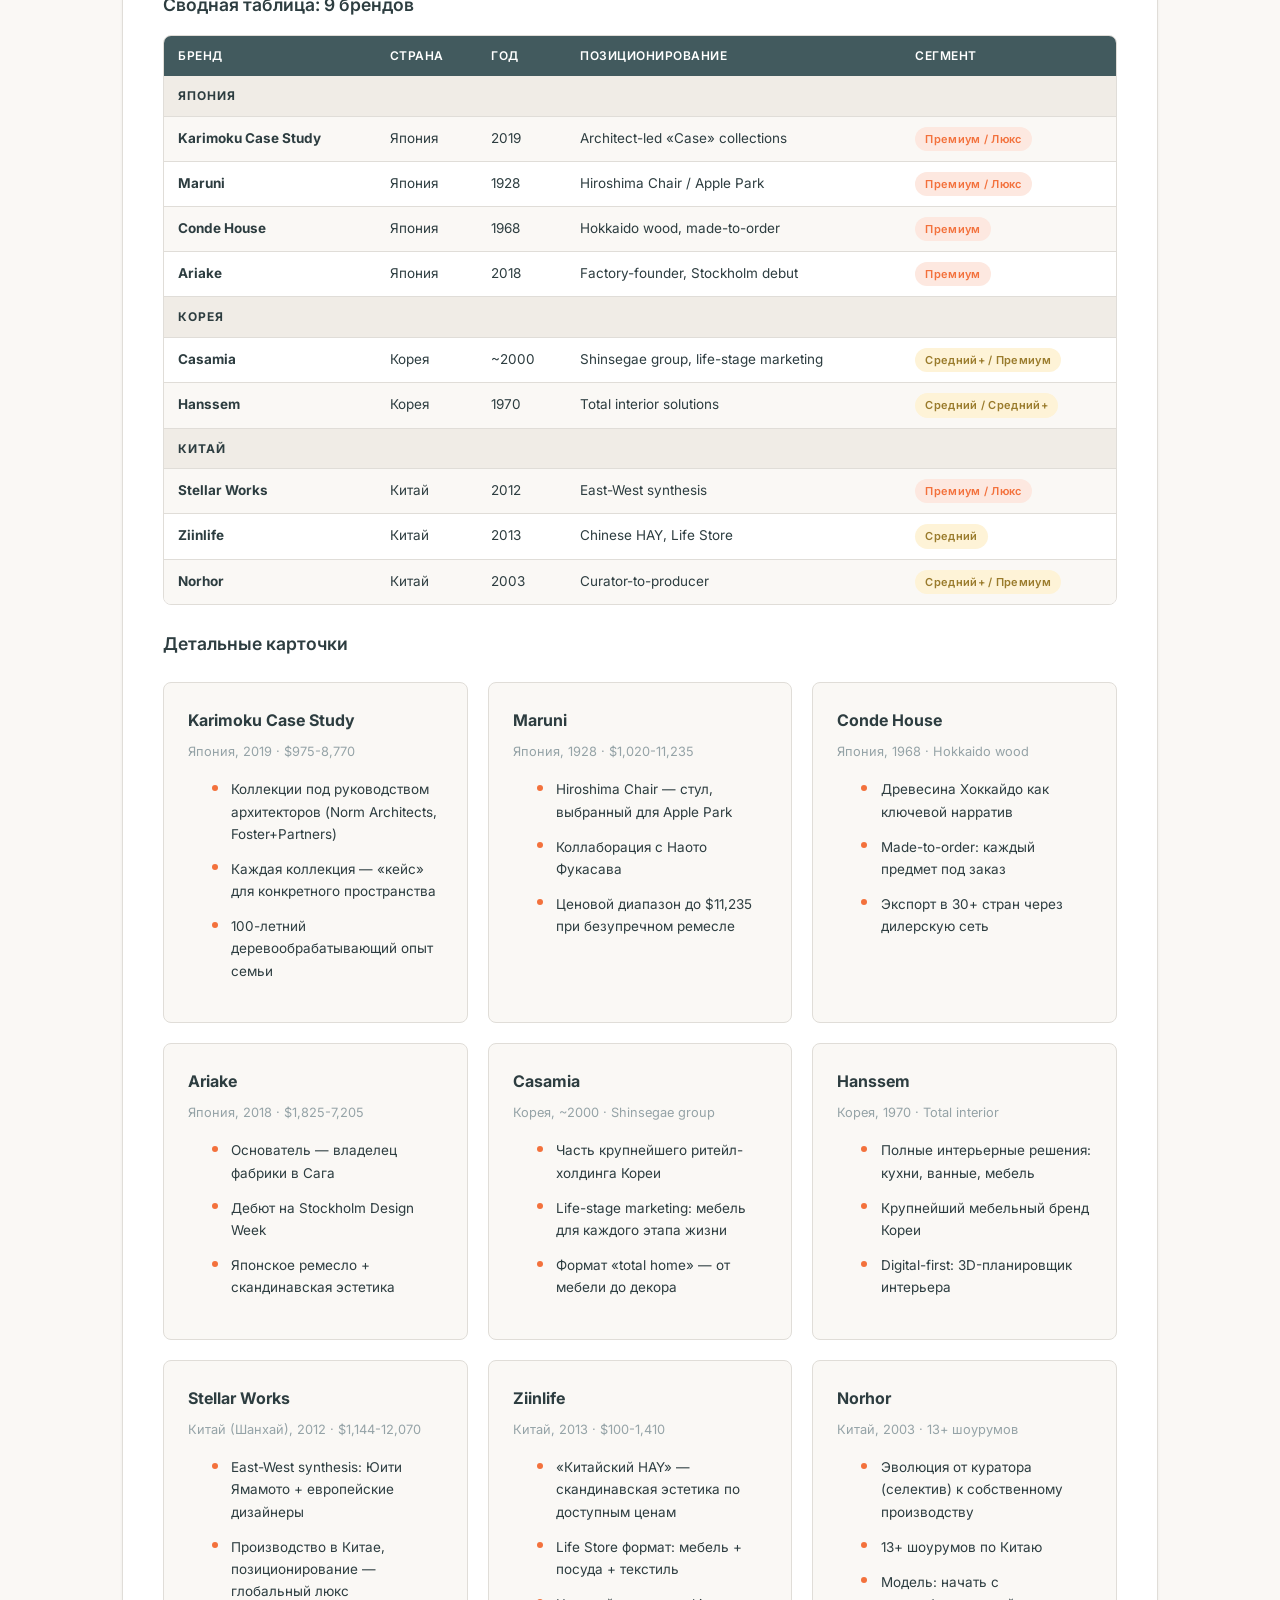
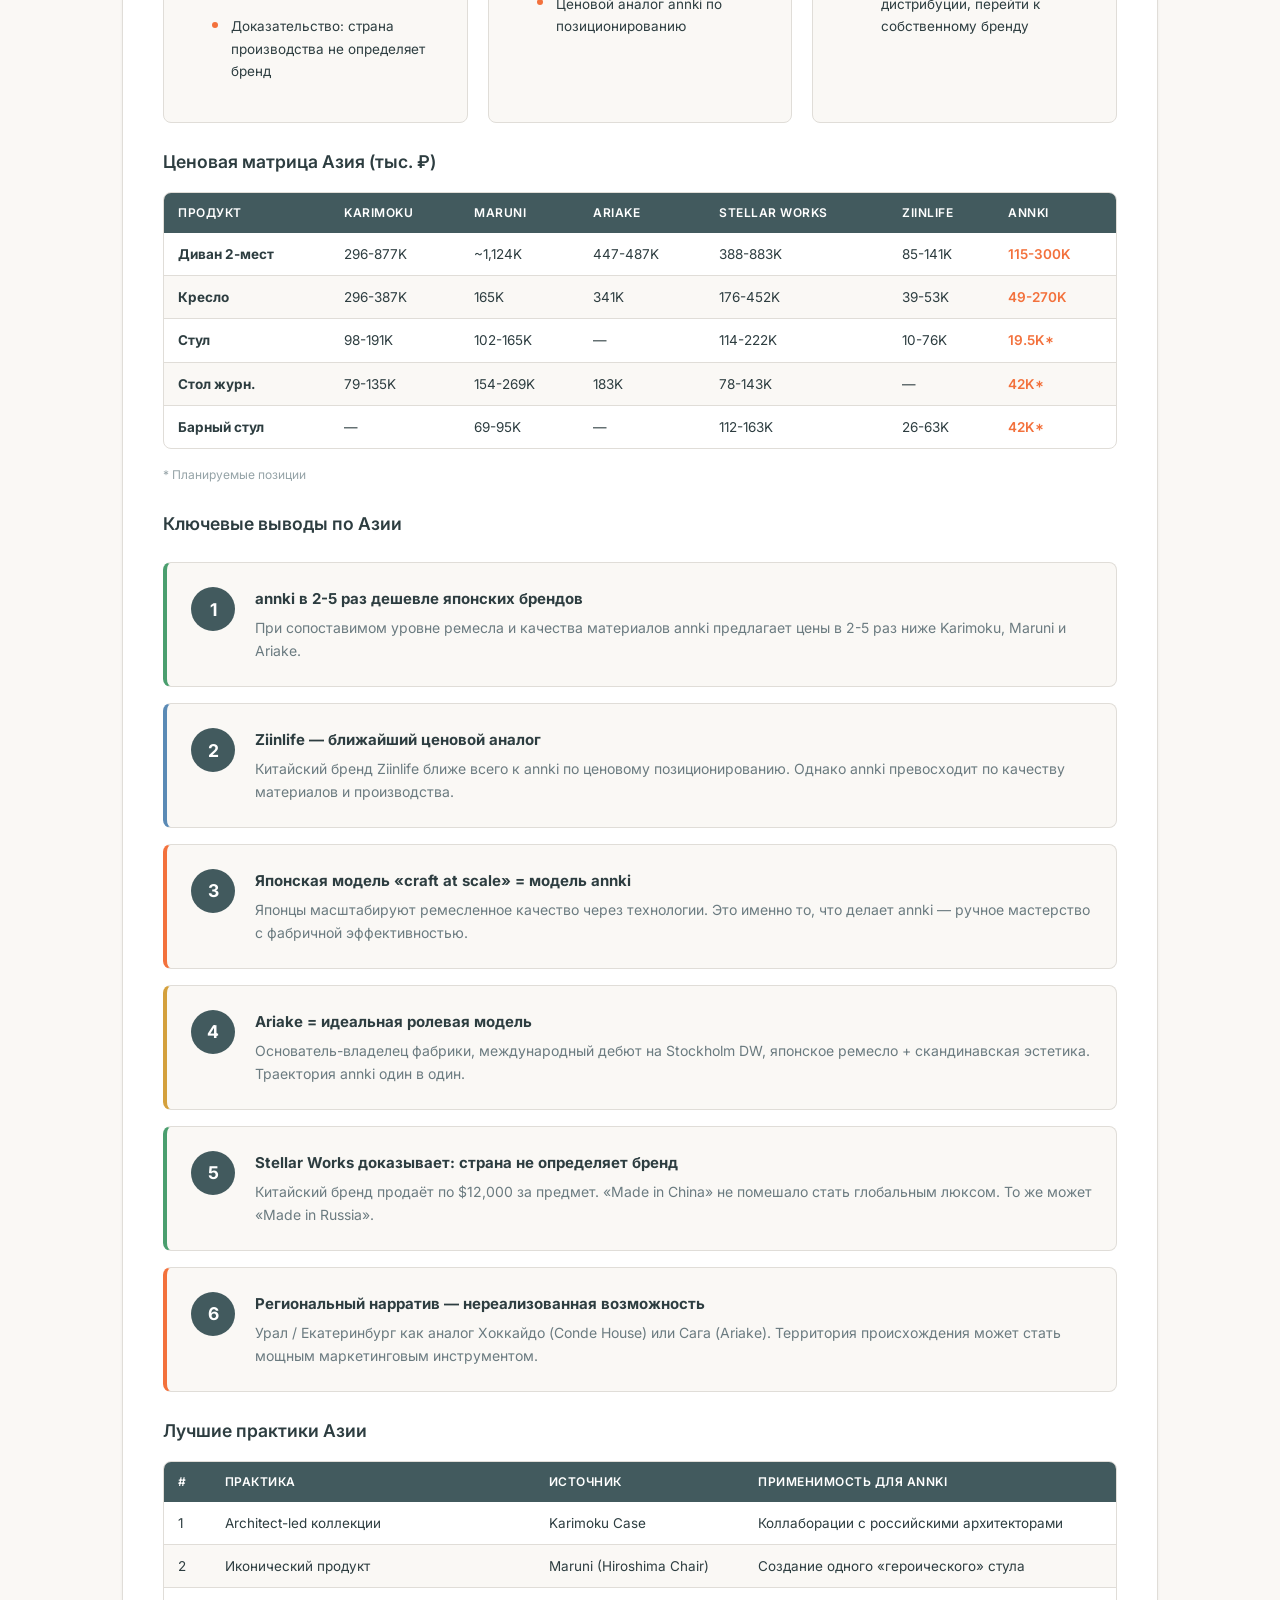
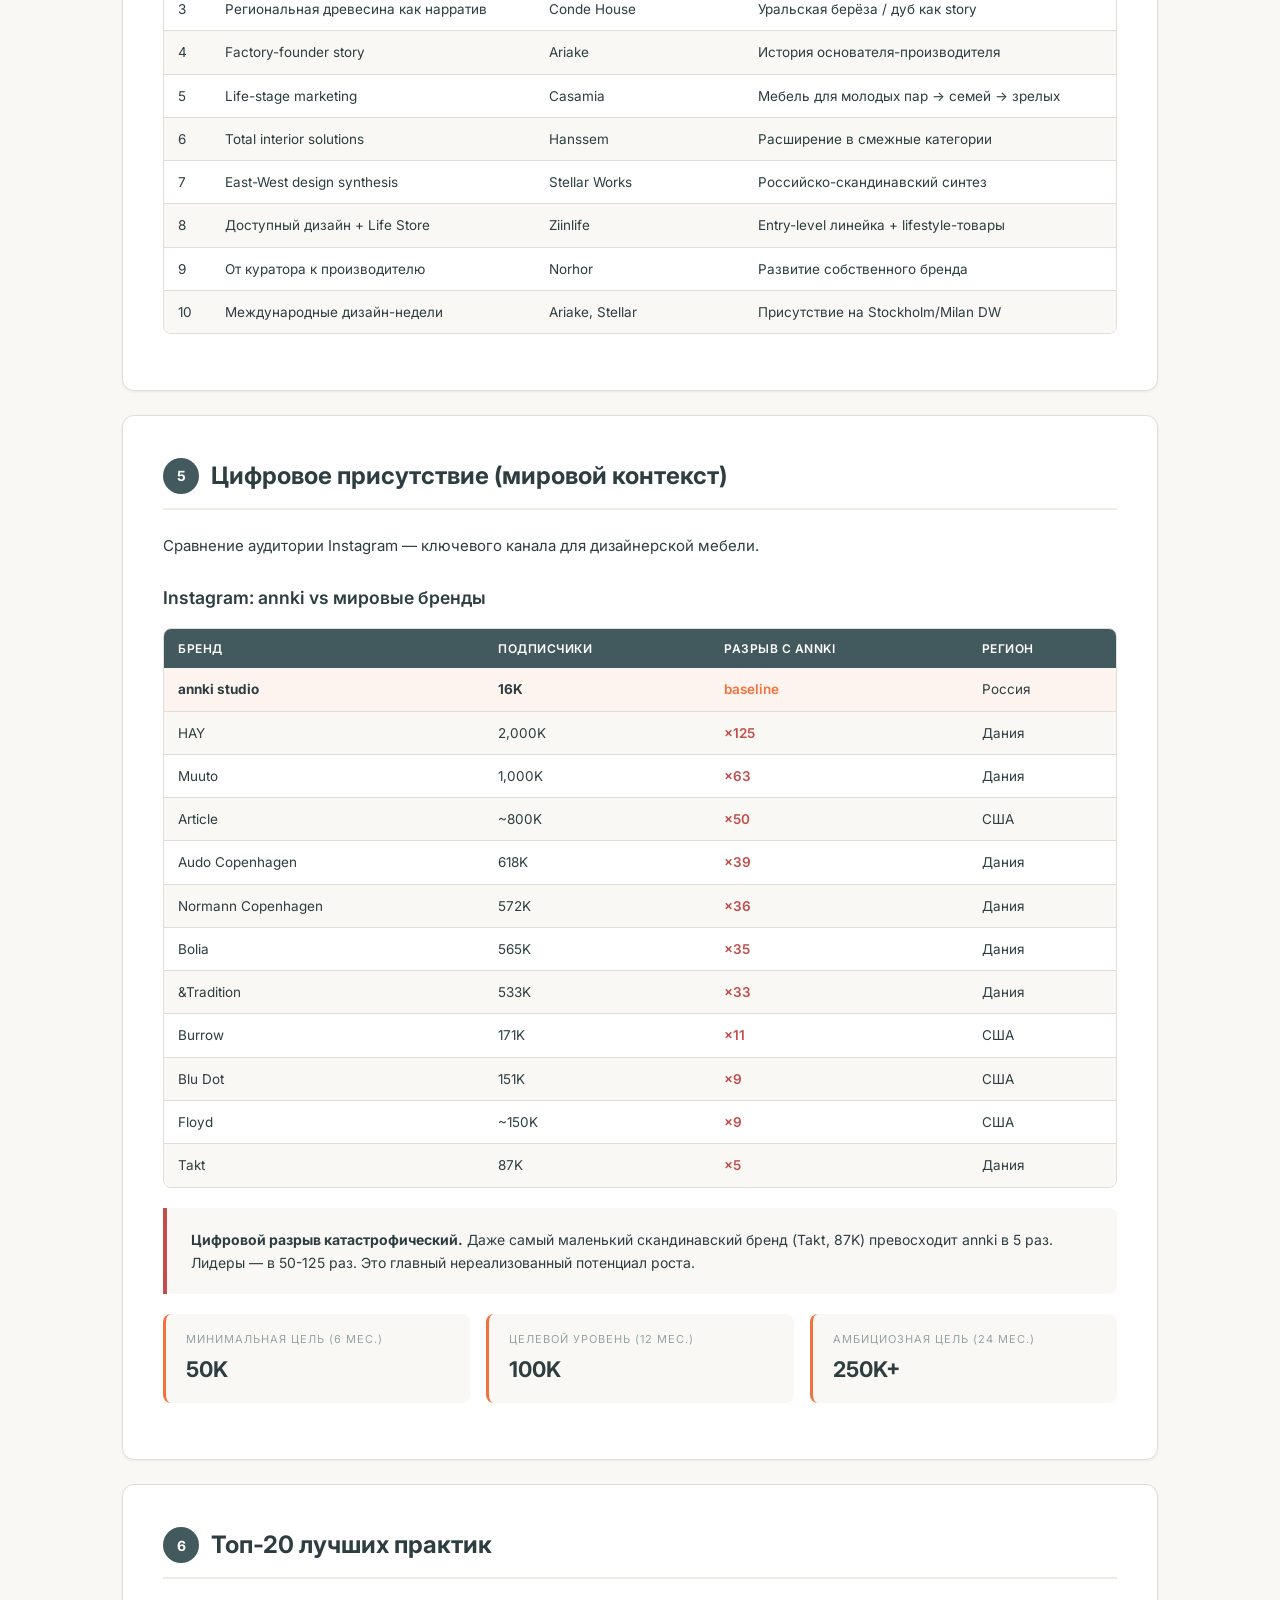
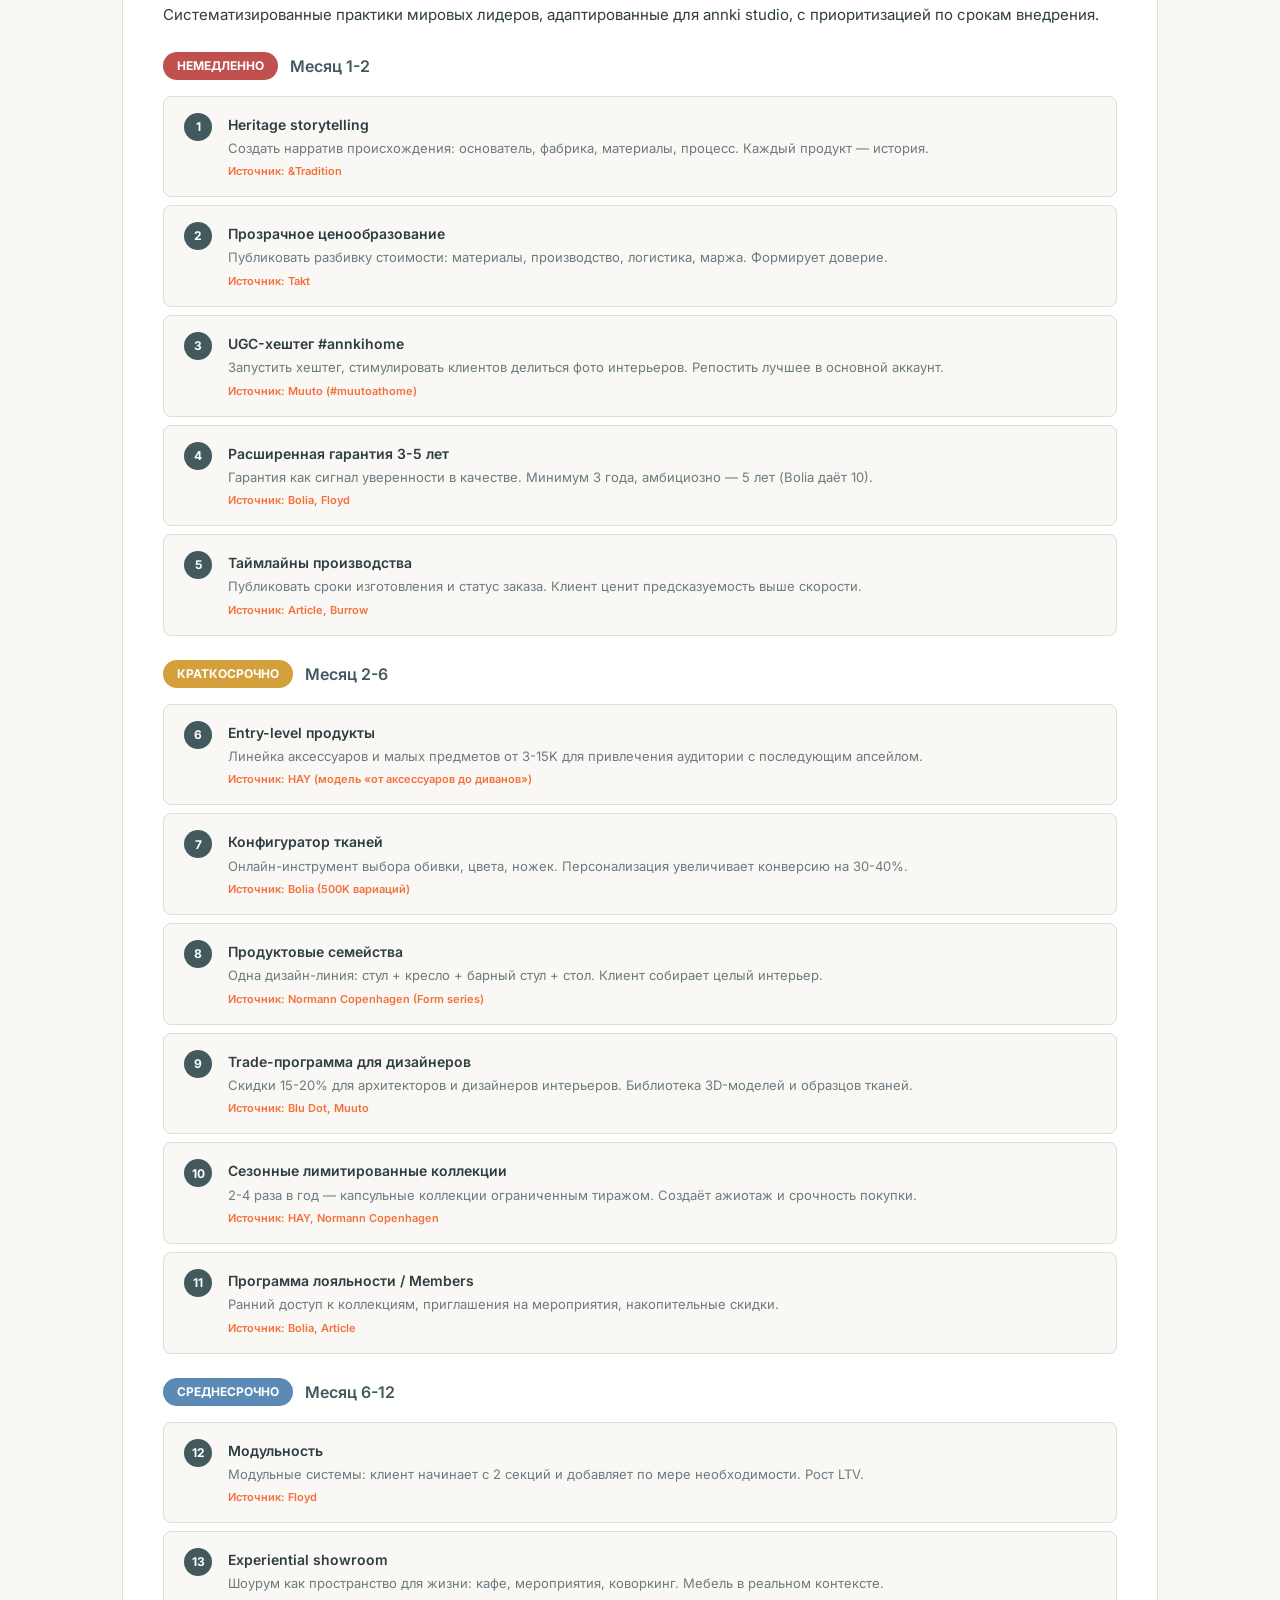
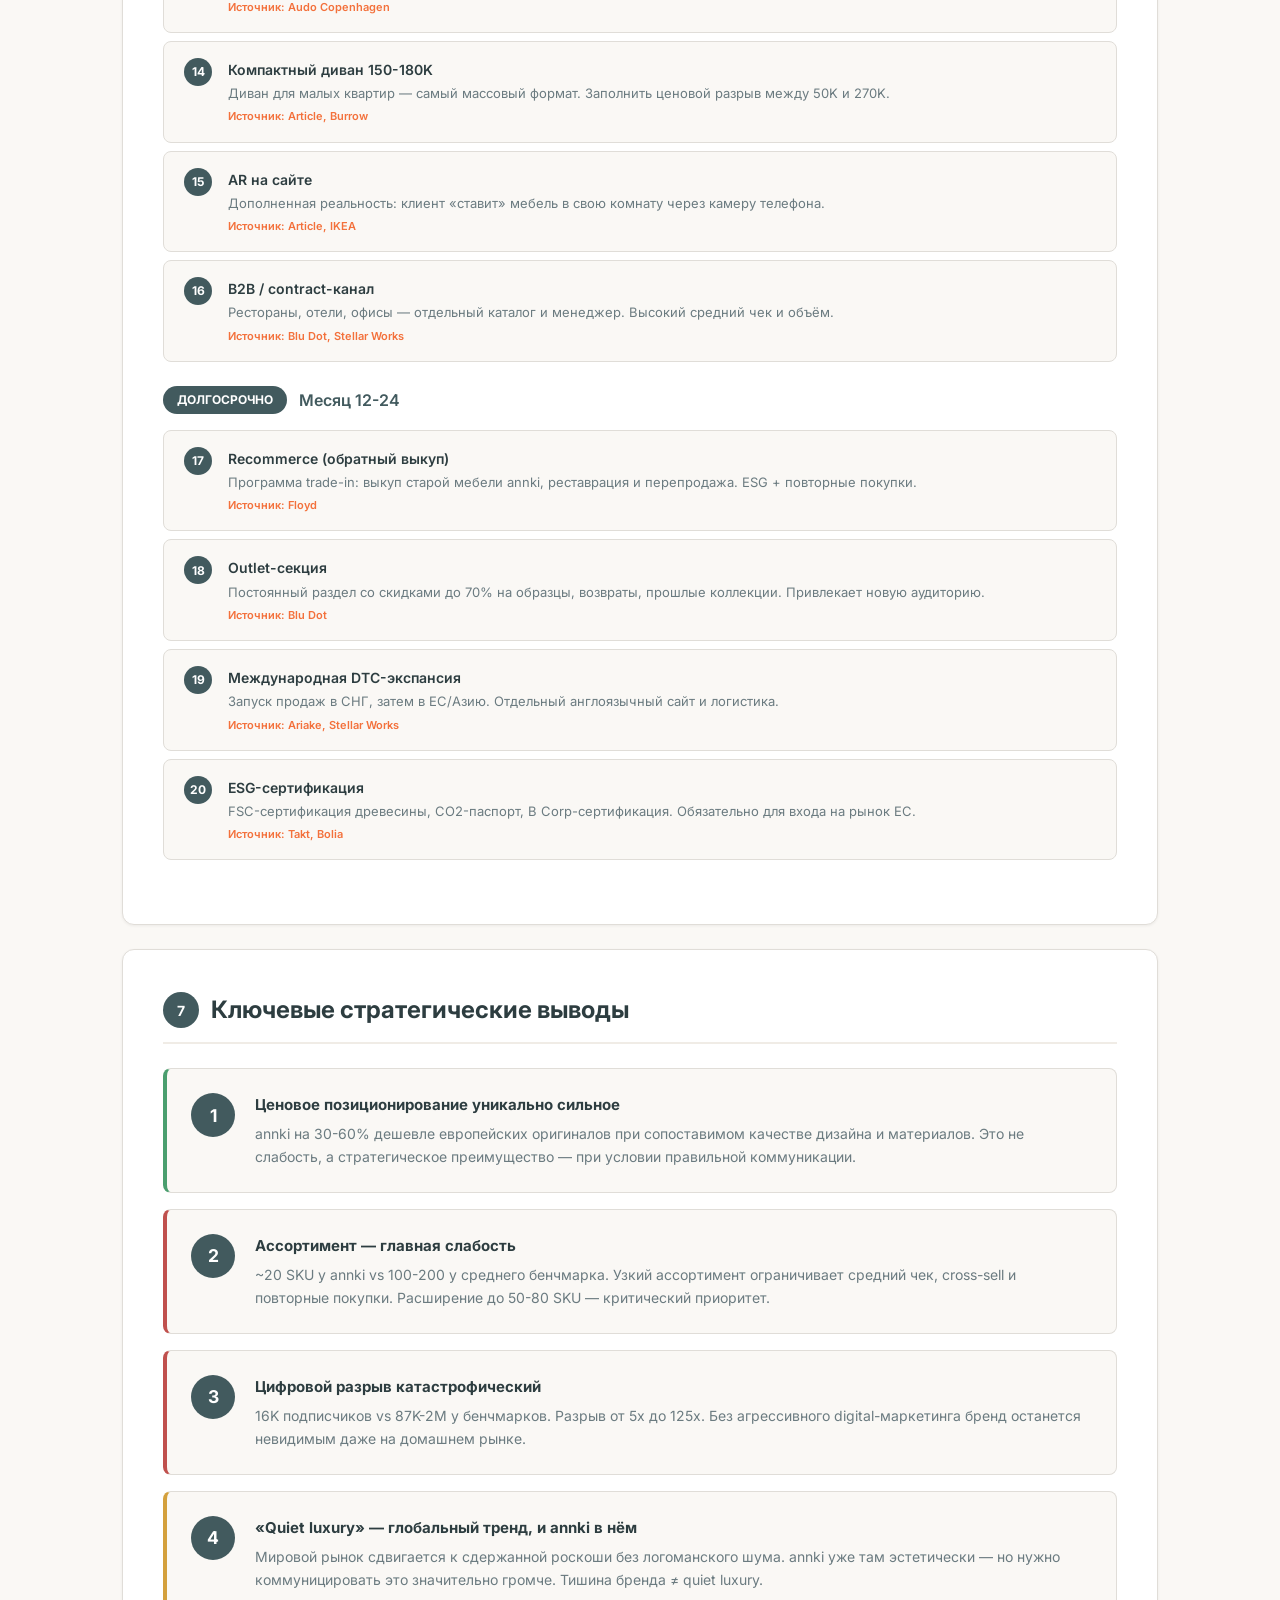
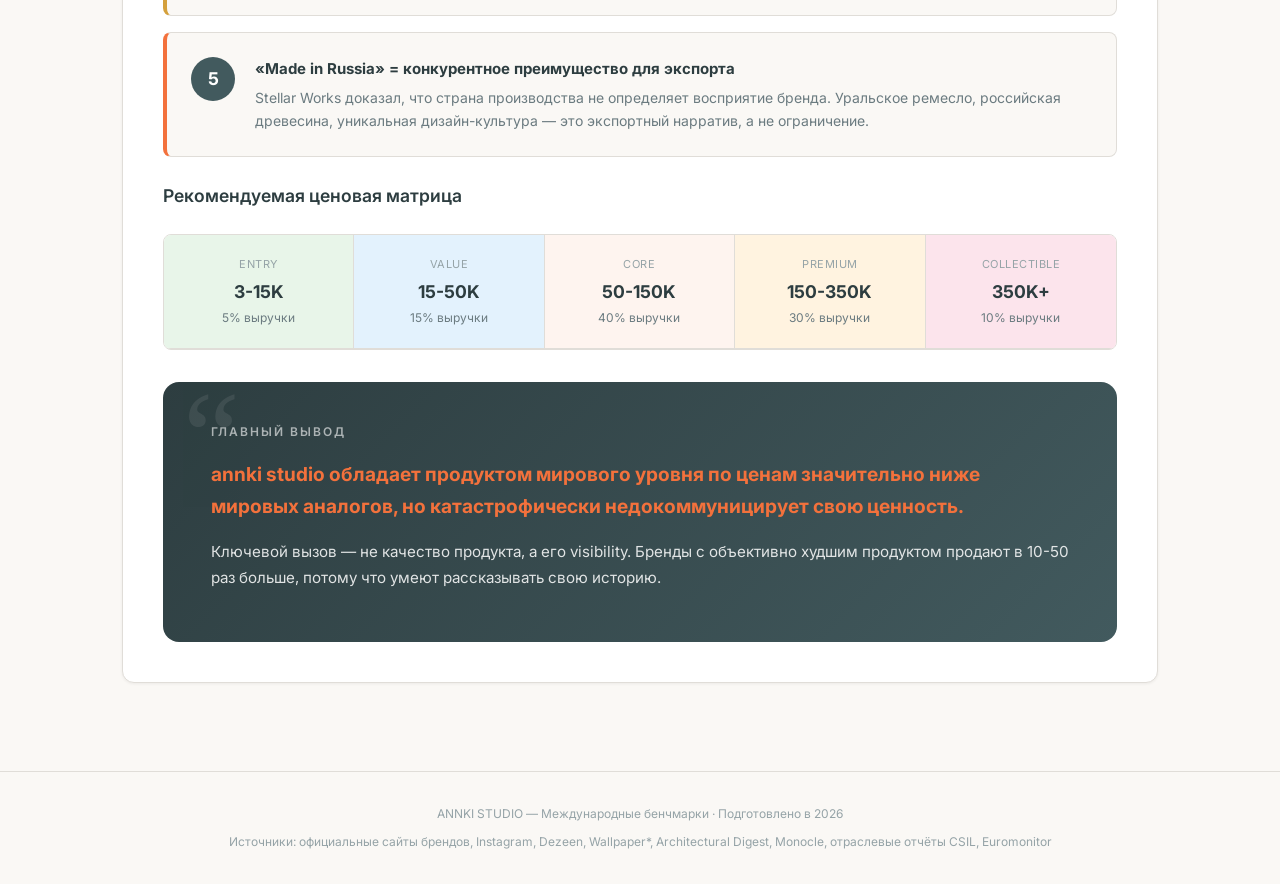
<file: benchmarks.html>
<!DOCTYPE html>
<html lang="ru">
<head>
  <meta charset="UTF-8">
  <meta name="viewport" content="width=device-width, initial-scale=1.0">
  <title>ANNKI STUDIO — Международные бенчмарки</title>
  <link rel="stylesheet" href="style.css">
  <style>
    /* ── Price bar visualization ── */
    .price-bars { margin: 1.5rem 0; }
    .price-bar-row {
      display: grid;
      grid-template-columns: 160px 1fr 100px;
      align-items: center;
      gap: 1rem;
      margin-bottom: 0.6rem;
    }
    .price-bar-row .brand-name {
      font-size: 13px;
      font-weight: 600;
      color: var(--primary-dark);
      text-align: right;
    }
    .price-bar-row .bar-track {
      height: 22px;
      background: var(--cream-dark);
      border-radius: 4px;
      overflow: hidden;
      position: relative;
    }
    .price-bar-row .bar-fill {
      height: 100%;
      border-radius: 4px;
      display: flex;
      align-items: center;
      padding-left: 8px;
      font-size: 11px;
      font-weight: 600;
      color: white;
      white-space: nowrap;
      transition: width 0.6s ease;
    }
    .price-bar-row .bar-fill.baseline { background: var(--accent); }
    .price-bar-row .bar-fill.cheaper { background: var(--success); }
    .price-bar-row .bar-fill.similar { background: var(--primary); }
    .price-bar-row .bar-fill.pricier { background: var(--warning); }
    .price-bar-row .bar-fill.expensive { background: var(--danger); }
    .price-bar-row .delta {
      font-size: 13px;
      font-weight: 700;
      text-align: left;
    }
    .delta.neg { color: var(--success); }
    .delta.zero { color: var(--text-muted); }
    .delta.pos { color: var(--danger); }

    /* ── Insight numbered boxes ── */
    .insight-boxes {
      display: grid;
      grid-template-columns: 1fr;
      gap: 1rem;
      margin: 1.5rem 0;
    }
    .insight-box {
      display: flex;
      gap: 1.25rem;
      background: var(--cream);
      border-radius: var(--radius-sm);
      padding: 1.5rem;
      border: 1px solid var(--border);
    }
    .insight-box .ib-num {
      width: 44px;
      height: 44px;
      flex-shrink: 0;
      border-radius: 50%;
      background: var(--primary);
      color: white;
      display: flex;
      align-items: center;
      justify-content: center;
      font-weight: 700;
      font-size: 1.1rem;
    }
    .insight-box .ib-content { flex: 1; }
    .insight-box .ib-title {
      font-weight: 700;
      color: var(--primary-dark);
      margin-bottom: 0.25rem;
    }
    .insight-box .ib-text {
      font-size: 14px;
      color: var(--text-light);
      margin-bottom: 0;
    }
    .insight-box.box-accent { border-left: 4px solid var(--accent); }
    .insight-box.box-success { border-left: 4px solid var(--success); }
    .insight-box.box-warning { border-left: 4px solid var(--warning); }
    .insight-box.box-danger { border-left: 4px solid var(--danger); }
    .insight-box.box-info { border-left: 4px solid var(--info); }

    /* ── Pricing matrix colored ── */
    .pricing-matrix {
      display: grid;
      grid-template-columns: repeat(5, 1fr);
      gap: 0;
      margin: 1.5rem 0;
      border-radius: var(--radius-sm);
      overflow: hidden;
      border: 1px solid var(--border);
    }
    .pm-cell {
      padding: 1.25rem;
      text-align: center;
      border-right: 1px solid var(--border);
      border-bottom: 1px solid var(--border);
    }
    .pm-cell:nth-child(5n) { border-right: none; }
    .pm-cell .pm-label {
      font-size: 11px;
      text-transform: uppercase;
      letter-spacing: 0.5px;
      color: var(--text-muted);
      margin-bottom: 0.25rem;
    }
    .pm-cell .pm-price {
      font-size: 1.1rem;
      font-weight: 700;
      color: var(--primary-dark);
    }
    .pm-cell .pm-share {
      font-size: 12px;
      color: var(--text-light);
      margin-top: 2px;
    }
    .pm-entry { background: #e8f5e9; }
    .pm-value { background: #e3f2fd; }
    .pm-core { background: rgba(243,113,60,0.08); }
    .pm-premium { background: #fff3e0; }
    .pm-collectible { background: #fce4ec; }

    /* ── Practice cards with timeframe ── */
    .practice-group { margin: 1.5rem 0; }
    .practice-group-header {
      display: flex;
      align-items: center;
      gap: 0.75rem;
      margin-bottom: 1rem;
    }
    .practice-group-header .pg-badge {
      display: inline-block;
      padding: 4px 14px;
      border-radius: 20px;
      font-size: 12px;
      font-weight: 700;
      color: white;
      white-space: nowrap;
    }
    .pg-badge.immediate { background: var(--danger); }
    .pg-badge.short { background: var(--warning); }
    .pg-badge.medium { background: var(--info); }
    .pg-badge.long { background: var(--primary); }
    .practice-group-header h4 {
      margin: 0;
      font-size: 1rem;
    }

    .practice-list {
      list-style: none;
      margin: 0;
      padding: 0;
    }
    .practice-list li {
      display: flex;
      gap: 1rem;
      padding: 1rem 1.25rem;
      background: var(--cream);
      border-radius: var(--radius-sm);
      margin-bottom: 0.5rem;
      border: 1px solid var(--border);
      align-items: flex-start;
    }
    .practice-list .pl-num {
      flex-shrink: 0;
      width: 28px;
      height: 28px;
      border-radius: 50%;
      background: var(--primary);
      color: white;
      display: flex;
      align-items: center;
      justify-content: center;
      font-size: 12px;
      font-weight: 700;
    }
    .practice-list .pl-content { flex: 1; }
    .practice-list .pl-title { font-weight: 600; color: var(--primary-dark); font-size: 14px; }
    .practice-list .pl-desc { font-size: 13px; color: var(--text-light); margin-top: 2px; }
    .practice-list .pl-source {
      font-size: 11px;
      color: var(--accent);
      font-weight: 600;
      margin-top: 3px;
    }

    @media (max-width: 768px) {
      .price-bar-row { grid-template-columns: 100px 1fr 70px; }
      .pricing-matrix { grid-template-columns: 1fr 1fr; }
    }
  </style>
</head>
<body>

  <!-- ── Navigation ── -->
  <nav class="top-nav">
    <a href="index.html" class="brand">ANNKI STUDIO</a>
    <a href="index.html">Главная</a>
    <a href="analysis.html">Бизнес-анализ</a>
    <a href="competitors.html">Конкуренты</a>
    <a href="benchmarks.html" class="active">Бенчмарки</a>
    <a href="new-products.html">Новые продукты</a>
  <a href="cost-analysis.html">Себестоимость</a>
  <a href="new-directions.html">Новые направления</a>
  </nav>

  <!-- ── Hero ── -->
  <section class="hero">
    <div class="badge">Международные бенчмарки</div>
    <h1>Международные бенчмарки</h1>
    <p class="subtitle">Лидеры рынка ЕС, США, Азия — сравнительный анализ и лучшие практики</p>
  </section>

  <div class="container">

    <!-- ── Table of Contents ── -->
    <div class="toc">
      <h3>Содержание</h3>
      <ol>
        <li><a href="#eu">Бенчмарки ЕС (Скандинавия)</a></li>
        <li><a href="#usa">Бенчмарки США</a></li>
        <li><a href="#prices">Ценовая матрица сравнения</a></li>
        <li><a href="#asia">Бенчмарки Азии</a></li>
        <li><a href="#digital">Цифровое присутствие</a></li>
        <li><a href="#best20">Топ-20 лучших практик</a></li>
        <li><a href="#strategy">Ключевые стратегические выводы</a></li>
      </ol>
    </div>

    <!-- ══════════════════════════════════════════════════════════════ -->
    <!-- PART I — EU BENCHMARKS                                       -->
    <!-- ══════════════════════════════════════════════════════════════ -->
    <div class="section" id="eu">
      <h2 class="section-title"><span class="num">1</span> Бенчмарки ЕС (Скандинавия)</h2>

      <p>Скандинавские бренды определяют глобальные стандарты в сегменте авторского дизайна мебели. Ниже — сводная таблица 7 ключевых брендов, задающих тон рынку.</p>

      <h3>Сводная таблица</h3>
      <div class="table-wrap">
        <table>
          <thead>
            <tr>
              <th>Бренд</th>
              <th>Страна</th>
              <th>Год</th>
              <th>Позиционирование</th>
              <th>Instagram</th>
              <th>Сегмент</th>
            </tr>
          </thead>
          <tbody>
            <tr>
              <td><strong>HAY</strong></td>
              <td>Дания</td>
              <td>2002</td>
              <td>Качественный дизайн для всех</td>
              <td>2M</td>
              <td><span class="tag tag-medium">Средний+</span></td>
            </tr>
            <tr>
              <td><strong>Muuto</strong></td>
              <td>Дания</td>
              <td>2006</td>
              <td>Новая перспектива</td>
              <td>1M</td>
              <td><span class="tag tag-medium">Средний+ / Премиум</span></td>
            </tr>
            <tr>
              <td><strong>&amp;Tradition</strong></td>
              <td>Дания</td>
              <td>2010</td>
              <td>Heritage + modern</td>
              <td>533K</td>
              <td><span class="tag tag-high">Премиум / Люкс</span></td>
            </tr>
            <tr>
              <td><strong>Audo Copenhagen</strong></td>
              <td>Дания</td>
              <td>2023</td>
              <td>Архитектурный минимализм</td>
              <td>618K</td>
              <td><span class="tag tag-high">Премиум / Люкс</span></td>
            </tr>
            <tr>
              <td><strong>Bolia</strong></td>
              <td>Дания</td>
              <td>2000</td>
              <td>Новый скандинавский дизайн</td>
              <td>565K</td>
              <td><span class="tag tag-high">Верхний премиум</span></td>
            </tr>
            <tr>
              <td><strong>Normann Copenhagen</strong></td>
              <td>Дания</td>
              <td>1999</td>
              <td>Серьёзная игривость</td>
              <td>572K</td>
              <td><span class="tag tag-medium">Средний+ / Премиум</span></td>
            </tr>
            <tr>
              <td><strong>Takt</strong></td>
              <td>Дания</td>
              <td>new</td>
              <td>Прозрачность, sustainability</td>
              <td>87K</td>
              <td><span class="tag tag-medium">Средний+</span></td>
            </tr>
          </tbody>
        </table>
      </div>

      <h3>Ключевые уроки для annki</h3>
      <div class="card-grid">
        <div class="card">
          <div class="card-title">HAY</div>
          <div class="card-subtitle">Модель &laquo;от аксессуаров до диванов&raquo;</div>
          <ul>
            <li>Entry-level аксессуары от 500 руб. привлекают аудиторию</li>
            <li>Постепенный апсейл до крупных предметов мебели</li>
            <li>Коллаборации с IKEA расширили аудиторию в 10 раз</li>
          </ul>
        </div>
        <div class="card">
          <div class="card-title">Muuto</div>
          <div class="card-subtitle">#muutoathome UGC community</div>
          <ul>
            <li>Собственный хештег объединяет комьюнити</li>
            <li>Пользовательский контент — основа Instagram-стратегии</li>
            <li>1M подписчиков через аутентичные интерьеры</li>
          </ul>
        </div>
        <div class="card">
          <div class="card-title">&amp;Tradition</div>
          <div class="card-subtitle">Storytelling для каждого продукта</div>
          <ul>
            <li>Каждый продукт — история дизайнера и контекст</li>
            <li>Heritage-линейка: переиздание классики 1930-80-х</li>
            <li>Нарратив оправдывает премиальную цену</li>
          </ul>
        </div>
        <div class="card">
          <div class="card-title">Audo Copenhagen</div>
          <div class="card-subtitle">Experiential showroom (hotel + restaurant + store)</div>
          <ul>
            <li>Шоурум совмещён с отелем и рестораном</li>
            <li>Клиент «живёт» с мебелью, а не смотрит витрину</li>
            <li>Контент-фабрика: каждый гость — потенциальный амбассадор</li>
          </ul>
        </div>
        <div class="card">
          <div class="card-title">Bolia</div>
          <div class="card-subtitle">Конфигуратор 500K вариаций, 10-year гарантия</div>
          <ul>
            <li>Онлайн-конфигуратор: ткань, цвет, размер, ноги</li>
            <li>500 000+ уникальных комбинаций</li>
            <li>10-летняя гарантия как сигнал качества</li>
          </ul>
        </div>
        <div class="card">
          <div class="card-title">Normann Copenhagen</div>
          <div class="card-subtitle">Продуктовые семейства (Form series)</div>
          <ul>
            <li>Одна форма — стул, стол, барный стул, кресло</li>
            <li>Клиент собирает целый интерьер в одном стиле</li>
            <li>Рост среднего чека через cross-sell</li>
          </ul>
        </div>
        <div class="card">
          <div class="card-title">Takt</div>
          <div class="card-subtitle">Прозрачное ценообразование</div>
          <ul>
            <li>Публичная разбивка цены: материалы, производство, логистика, маржа</li>
            <li>CO2-паспорт каждого продукта</li>
            <li>Доверие через радикальную открытость</li>
          </ul>
        </div>
      </div>
    </div>

    <!-- ══════════════════════════════════════════════════════════════ -->
    <!-- PART II — USA BENCHMARKS                                     -->
    <!-- ══════════════════════════════════════════════════════════════ -->
    <div class="section" id="usa">
      <h2 class="section-title"><span class="num">2</span> Бенчмарки США</h2>

      <p>Американские DTC-бренды демонстрируют альтернативные модели роста: прямые продажи, модульность, быстрая доставка.</p>

      <h3>Сводная таблица</h3>
      <div class="table-wrap">
        <table>
          <thead>
            <tr>
              <th>Бренд</th>
              <th>Год</th>
              <th>Модель</th>
              <th>Instagram</th>
              <th>Сегмент</th>
            </tr>
          </thead>
          <tbody>
            <tr>
              <td><strong>Article</strong></td>
              <td>2013</td>
              <td>100% DTC</td>
              <td>~800K</td>
              <td><span class="tag tag-medium">Средний</span></td>
            </tr>
            <tr>
              <td><strong>Floyd</strong></td>
              <td>2013</td>
              <td>DTC + модульность</td>
              <td>~150K</td>
              <td><span class="tag tag-medium">Средний+</span></td>
            </tr>
            <tr>
              <td><strong>Burrow</strong></td>
              <td>2017</td>
              <td>DTC + быстрая доставка</td>
              <td>171K</td>
              <td><span class="tag tag-medium">Средний+</span></td>
            </tr>
            <tr>
              <td><strong>Blu Dot</strong></td>
              <td>1997</td>
              <td>DTC + шоурумы</td>
              <td>151K</td>
              <td><span class="tag tag-medium">Средний+ / Премиум</span></td>
            </tr>
          </tbody>
        </table>
      </div>

      <h3>Ключевые уроки для annki</h3>
      <div class="card-grid">
        <div class="card">
          <div class="card-title">Article</div>
          <div class="card-subtitle">UGC-стратегия, 85% NPS</div>
          <ul>
            <li>Net Promoter Score 85% — один из лучших в индустрии</li>
            <li>UGC в центре маркетинга: реальные интерьеры</li>
            <li>Минимум розницы — максимум маржи</li>
          </ul>
        </div>
        <div class="card">
          <div class="card-title">Floyd</div>
          <div class="card-subtitle">Модульность, recommerce, Made in USA</div>
          <ul>
            <li>Модульная система: секции добавляются по мере роста семьи</li>
            <li>Recommerce-платформа: обратный выкуп и перепродажа</li>
            <li>Производство в США как USP</li>
          </ul>
        </div>
        <div class="card">
          <div class="card-title">Burrow</div>
          <div class="card-subtitle">USB-зарядка, tool-free assembly, Burrow House</div>
          <ul>
            <li>USB-зарядка встроена в подлокотники</li>
            <li>Сборка без инструментов за 10 минут</li>
            <li>Burrow House — experiential pop-up шоурум</li>
          </ul>
        </div>
        <div class="card">
          <div class="card-title">Blu Dot</div>
          <div class="card-subtitle">200+ SKU, outlet до 70%</div>
          <ul>
            <li>Широкий ассортимент: 200+ SKU во всех категориях</li>
            <li>Outlet-секция со скидками до 70%</li>
            <li>Шоурумы в ключевых городах + полный DTC</li>
          </ul>
        </div>
      </div>
    </div>

    <!-- ══════════════════════════════════════════════════════════════ -->
    <!-- PART III — PRICE COMPARISON MATRIX                           -->
    <!-- ══════════════════════════════════════════════════════════════ -->
    <div class="section" id="prices">
      <h2 class="section-title"><span class="num">3</span> Ценовая матрица сравнения</h2>

      <p>Сравнение средних цен по ключевым категориям в пересчёте на рубли. annki studio используется как baseline для расчёта дельты.</p>

      <!-- SOFAS -->
      <h3>Диваны (2-3 местные)</h3>
      <p style="font-size:13px; color:var(--text-muted);">annki baseline: 270-300K (средняя ~285K)</p>

      <div class="price-bars">
        <div class="price-bar-row">
          <div class="brand-name">annki studio</div>
          <div class="bar-track"><div class="bar-fill baseline" style="width:30%;">270-300K</div></div>
          <div class="delta zero">baseline</div>
        </div>
        <div class="price-bar-row">
          <div class="brand-name">Article</div>
          <div class="bar-track"><div class="bar-fill cheaper" style="width:19%;">180K avg</div></div>
          <div class="delta neg">&minus;37%</div>
        </div>
        <div class="price-bar-row">
          <div class="brand-name">Burrow</div>
          <div class="bar-track"><div class="bar-fill cheaper" style="width:23%;">220K avg</div></div>
          <div class="delta neg">&minus;23%</div>
        </div>
        <div class="price-bar-row">
          <div class="brand-name">Floyd</div>
          <div class="bar-track"><div class="bar-fill similar" style="width:28%;">270K avg</div></div>
          <div class="delta neg">&minus;5%</div>
        </div>
        <div class="price-bar-row">
          <div class="brand-name">Takt</div>
          <div class="bar-track"><div class="bar-fill similar" style="width:29%;">280K avg</div></div>
          <div class="delta neg">&minus;2%</div>
        </div>
        <div class="price-bar-row">
          <div class="brand-name">Blu Dot</div>
          <div class="bar-track"><div class="bar-fill pricier" style="width:42%;">400K avg</div></div>
          <div class="delta pos">+40%</div>
        </div>
        <div class="price-bar-row">
          <div class="brand-name">Normann Cph</div>
          <div class="bar-track"><div class="bar-fill pricier" style="width:47%;">450K avg</div></div>
          <div class="delta pos">+58%</div>
        </div>
        <div class="price-bar-row">
          <div class="brand-name">HAY</div>
          <div class="bar-track"><div class="bar-fill pricier" style="width:53%;">500K avg</div></div>
          <div class="delta pos">+75%</div>
        </div>
        <div class="price-bar-row">
          <div class="brand-name">Muuto</div>
          <div class="bar-track"><div class="bar-fill expensive" style="width:50%;">480K avg</div></div>
          <div class="delta pos">+68%</div>
        </div>
        <div class="price-bar-row">
          <div class="brand-name">Audo Cph</div>
          <div class="bar-track"><div class="bar-fill expensive" style="width:58%;">550K avg</div></div>
          <div class="delta pos">+93%</div>
        </div>
        <div class="price-bar-row">
          <div class="brand-name">&amp;Tradition</div>
          <div class="bar-track"><div class="bar-fill expensive" style="width:89%;">850K avg</div></div>
          <div class="delta pos">+198%</div>
        </div>
        <div class="price-bar-row">
          <div class="brand-name">Bolia</div>
          <div class="bar-track"><div class="bar-fill expensive" style="width:100%;">950K avg</div></div>
          <div class="delta pos">+233%</div>
        </div>
      </div>

      <div class="callout callout-success">
        <strong>Вывод:</strong> annki дешевле большинства скандинавских аналогов на 40-230%, при этом дороже американских DTC-брендов на уровне Floyd/Takt. Это уникальное ценовое позиционирование — «скандинавское качество по пост-американской цене».
      </div>

      <!-- OTHER CATEGORIES -->
      <h3>Кресла лаунж</h3>
      <div class="table-wrap">
        <table>
          <thead>
            <tr><th>Бренд</th><th>Диапазон, тыс. &#8381;</th><th>Средняя</th><th>vs annki</th></tr>
          </thead>
          <tbody>
            <tr class="cell-highlight"><td><strong>annki studio</strong></td><td>49-270K</td><td>~160K</td><td class="cell-accent">baseline</td></tr>
            <tr><td>Article</td><td>50-200K</td><td>~120K</td><td class="cell-positive">&minus;25%</td></tr>
            <tr><td>Floyd</td><td>100-180K</td><td>~140K</td><td class="cell-positive">&minus;12%</td></tr>
            <tr><td>Burrow</td><td>120-220K</td><td>~170K</td><td class="cell-neutral">+6%</td></tr>
            <tr><td>HAY</td><td>200-450K</td><td>~320K</td><td class="cell-negative">+100%</td></tr>
            <tr><td>Muuto</td><td>250-500K</td><td>~380K</td><td class="cell-negative">+138%</td></tr>
            <tr><td>&amp;Tradition</td><td>300-700K</td><td>~500K</td><td class="cell-negative">+213%</td></tr>
            <tr><td>Bolia</td><td>350-600K</td><td>~450K</td><td class="cell-negative">+181%</td></tr>
          </tbody>
        </table>
      </div>

      <h3>Стулья обеденные</h3>
      <div class="table-wrap">
        <table>
          <thead>
            <tr><th>Бренд</th><th>Диапазон, тыс. &#8381;</th><th>Средняя</th><th>vs annki</th></tr>
          </thead>
          <tbody>
            <tr class="cell-highlight"><td><strong>annki studio</strong></td><td>19.5K*</td><td>~20K</td><td class="cell-accent">baseline</td></tr>
            <tr><td>Article</td><td>15-35K</td><td>~25K</td><td class="cell-negative">+25%</td></tr>
            <tr><td>Floyd</td><td>25-45K</td><td>~35K</td><td class="cell-negative">+75%</td></tr>
            <tr><td>HAY</td><td>20-80K</td><td>~45K</td><td class="cell-negative">+125%</td></tr>
            <tr><td>Muuto</td><td>40-90K</td><td>~60K</td><td class="cell-negative">+200%</td></tr>
            <tr><td>Normann Cph</td><td>25-70K</td><td>~45K</td><td class="cell-negative">+125%</td></tr>
            <tr><td>&amp;Tradition</td><td>50-120K</td><td>~80K</td><td class="cell-negative">+300%</td></tr>
          </tbody>
        </table>
      </div>

      <h3>Столы</h3>
      <div class="table-wrap">
        <table>
          <thead>
            <tr><th>Бренд</th><th>Диапазон, тыс. &#8381;</th><th>Средняя</th><th>vs annki</th></tr>
          </thead>
          <tbody>
            <tr class="cell-highlight"><td><strong>annki studio</strong></td><td>42K*</td><td>~42K</td><td class="cell-accent">baseline</td></tr>
            <tr><td>Article</td><td>30-80K</td><td>~50K</td><td class="cell-negative">+19%</td></tr>
            <tr><td>Floyd</td><td>50-110K</td><td>~75K</td><td class="cell-negative">+79%</td></tr>
            <tr><td>HAY</td><td>60-200K</td><td>~120K</td><td class="cell-negative">+186%</td></tr>
            <tr><td>Muuto</td><td>80-250K</td><td>~150K</td><td class="cell-negative">+257%</td></tr>
            <tr><td>Normann Cph</td><td>60-180K</td><td>~110K</td><td class="cell-negative">+162%</td></tr>
            <tr><td>Bolia</td><td>100-350K</td><td>~200K</td><td class="cell-negative">+376%</td></tr>
          </tbody>
        </table>
      </div>

      <h3>Кровати</h3>
      <div class="table-wrap">
        <table>
          <thead>
            <tr><th>Бренд</th><th>Диапазон, тыс. &#8381;</th><th>Средняя</th><th>vs annki</th></tr>
          </thead>
          <tbody>
            <tr class="cell-highlight"><td><strong>annki studio</strong></td><td>150-300K</td><td>~225K</td><td class="cell-accent">baseline</td></tr>
            <tr><td>Article</td><td>80-200K</td><td>~140K</td><td class="cell-positive">&minus;38%</td></tr>
            <tr><td>Floyd</td><td>130-250K</td><td>~190K</td><td class="cell-positive">&minus;16%</td></tr>
            <tr><td>HAY</td><td>250-500K</td><td>~375K</td><td class="cell-negative">+67%</td></tr>
            <tr><td>Muuto</td><td>300-550K</td><td>~420K</td><td class="cell-negative">+87%</td></tr>
            <tr><td>Bolia</td><td>350-700K</td><td>~500K</td><td class="cell-negative">+122%</td></tr>
          </tbody>
        </table>
      </div>

      <p style="font-size:12px; color:var(--text-muted);">* Планируемые позиции из раздела «Новые продукты»</p>
    </div>

    <!-- ══════════════════════════════════════════════════════════════ -->
    <!-- PART IV — ASIA BENCHMARKS                                    -->
    <!-- ══════════════════════════════════════════════════════════════ -->
    <div class="section" id="asia">
      <h2 class="section-title"><span class="num">4</span> Бенчмарки Азии</h2>

      <p>Азиатский рынок дизайнерской мебели — один из самых динамичных в мире. Япония, Корея и Китай предлагают три разные модели роста.</p>

      <h3>Сводная таблица: 9 брендов</h3>
      <div class="table-wrap">
        <table>
          <thead>
            <tr><th>Бренд</th><th>Страна</th><th>Год</th><th>Позиционирование</th><th>Сегмент</th></tr>
          </thead>
          <tbody>
            <tr><td colspan="5" style="background:var(--cream-dark); font-weight:700; color:var(--primary-dark); font-size:12px; text-transform:uppercase; letter-spacing:1px;">Япония</td></tr>
            <tr>
              <td><strong>Karimoku Case Study</strong></td>
              <td>Япония</td>
              <td>2019</td>
              <td>Architect-led &laquo;Case&raquo; collections</td>
              <td><span class="tag tag-high">Премиум / Люкс</span></td>
            </tr>
            <tr>
              <td><strong>Maruni</strong></td>
              <td>Япония</td>
              <td>1928</td>
              <td>Hiroshima Chair / Apple Park</td>
              <td><span class="tag tag-high">Премиум / Люкс</span></td>
            </tr>
            <tr>
              <td><strong>Conde House</strong></td>
              <td>Япония</td>
              <td>1968</td>
              <td>Hokkaido wood, made-to-order</td>
              <td><span class="tag tag-high">Премиум</span></td>
            </tr>
            <tr>
              <td><strong>Ariake</strong></td>
              <td>Япония</td>
              <td>2018</td>
              <td>Factory-founder, Stockholm debut</td>
              <td><span class="tag tag-high">Премиум</span></td>
            </tr>
            <tr><td colspan="5" style="background:var(--cream-dark); font-weight:700; color:var(--primary-dark); font-size:12px; text-transform:uppercase; letter-spacing:1px;">Корея</td></tr>
            <tr>
              <td><strong>Casamia</strong></td>
              <td>Корея</td>
              <td>~2000</td>
              <td>Shinsegae group, life-stage marketing</td>
              <td><span class="tag tag-medium">Средний+ / Премиум</span></td>
            </tr>
            <tr>
              <td><strong>Hanssem</strong></td>
              <td>Корея</td>
              <td>1970</td>
              <td>Total interior solutions</td>
              <td><span class="tag tag-medium">Средний / Средний+</span></td>
            </tr>
            <tr><td colspan="5" style="background:var(--cream-dark); font-weight:700; color:var(--primary-dark); font-size:12px; text-transform:uppercase; letter-spacing:1px;">Китай</td></tr>
            <tr>
              <td><strong>Stellar Works</strong></td>
              <td>Китай</td>
              <td>2012</td>
              <td>East-West synthesis</td>
              <td><span class="tag tag-high">Премиум / Люкс</span></td>
            </tr>
            <tr>
              <td><strong>Ziinlife</strong></td>
              <td>Китай</td>
              <td>2013</td>
              <td>Chinese HAY, Life Store</td>
              <td><span class="tag tag-medium">Средний</span></td>
            </tr>
            <tr>
              <td><strong>Norhor</strong></td>
              <td>Китай</td>
              <td>2003</td>
              <td>Curator-to-producer</td>
              <td><span class="tag tag-medium">Средний+ / Премиум</span></td>
            </tr>
          </tbody>
        </table>
      </div>

      <h3>Детальные карточки</h3>
      <div class="card-grid">
        <div class="card">
          <div class="card-title">Karimoku Case Study</div>
          <div class="card-subtitle">Япония, 2019 &middot; $975-8,770</div>
          <ul>
            <li>Коллекции под руководством архитекторов (Norm Architects, Foster+Partners)</li>
            <li>Каждая коллекция — «кейс» для конкретного пространства</li>
            <li>100-летний деревообрабатывающий опыт семьи</li>
          </ul>
        </div>
        <div class="card">
          <div class="card-title">Maruni</div>
          <div class="card-subtitle">Япония, 1928 &middot; $1,020-11,235</div>
          <ul>
            <li>Hiroshima Chair — стул, выбранный для Apple Park</li>
            <li>Коллаборация с Наото Фукасава</li>
            <li>Ценовой диапазон до $11,235 при безупречном ремесле</li>
          </ul>
        </div>
        <div class="card">
          <div class="card-title">Conde House</div>
          <div class="card-subtitle">Япония, 1968 &middot; Hokkaido wood</div>
          <ul>
            <li>Древесина Хоккайдо как ключевой нарратив</li>
            <li>Made-to-order: каждый предмет под заказ</li>
            <li>Экспорт в 30+ стран через дилерскую сеть</li>
          </ul>
        </div>
        <div class="card">
          <div class="card-title">Ariake</div>
          <div class="card-subtitle">Япония, 2018 &middot; $1,825-7,205</div>
          <ul>
            <li>Основатель — владелец фабрики в Сага</li>
            <li>Дебют на Stockholm Design Week</li>
            <li>Японское ремесло + скандинавская эстетика</li>
          </ul>
        </div>
        <div class="card">
          <div class="card-title">Casamia</div>
          <div class="card-subtitle">Корея, ~2000 &middot; Shinsegae group</div>
          <ul>
            <li>Часть крупнейшего ритейл-холдинга Кореи</li>
            <li>Life-stage marketing: мебель для каждого этапа жизни</li>
            <li>Формат «total home» — от мебели до декора</li>
          </ul>
        </div>
        <div class="card">
          <div class="card-title">Hanssem</div>
          <div class="card-subtitle">Корея, 1970 &middot; Total interior</div>
          <ul>
            <li>Полные интерьерные решения: кухни, ванные, мебель</li>
            <li>Крупнейший мебельный бренд Кореи</li>
            <li>Digital-first: 3D-планировщик интерьера</li>
          </ul>
        </div>
        <div class="card">
          <div class="card-title">Stellar Works</div>
          <div class="card-subtitle">Китай (Шанхай), 2012 &middot; $1,144-12,070</div>
          <ul>
            <li>East-West synthesis: Юити Ямамото + европейские дизайнеры</li>
            <li>Производство в Китае, позиционирование — глобальный люкс</li>
            <li>Доказательство: страна производства не определяет бренд</li>
          </ul>
        </div>
        <div class="card">
          <div class="card-title">Ziinlife</div>
          <div class="card-subtitle">Китай, 2013 &middot; $100-1,410</div>
          <ul>
            <li>«Китайский HAY» — скандинавская эстетика по доступным ценам</li>
            <li>Life Store формат: мебель + посуда + текстиль</li>
            <li>Ценовой аналог annki по позиционированию</li>
          </ul>
        </div>
        <div class="card">
          <div class="card-title">Norhor</div>
          <div class="card-subtitle">Китай, 2003 &middot; 13+ шоурумов</div>
          <ul>
            <li>Эволюция от куратора (селектив) к собственному производству</li>
            <li>13+ шоурумов по Китаю</li>
            <li>Модель: начать с дистрибуции, перейти к собственному бренду</li>
          </ul>
        </div>
      </div>

      <h3>Ценовая матрица Азия (тыс. &#8381;)</h3>
      <div class="table-wrap">
        <table>
          <thead>
            <tr>
              <th>Продукт</th>
              <th>Karimoku</th>
              <th>Maruni</th>
              <th>Ariake</th>
              <th>Stellar Works</th>
              <th>Ziinlife</th>
              <th>annki</th>
            </tr>
          </thead>
          <tbody>
            <tr>
              <td><strong>Диван 2-мест</strong></td>
              <td>296-877K</td>
              <td>~1,124K</td>
              <td>447-487K</td>
              <td>388-883K</td>
              <td>85-141K</td>
              <td class="cell-accent">115-300K</td>
            </tr>
            <tr>
              <td><strong>Кресло</strong></td>
              <td>296-387K</td>
              <td>165K</td>
              <td>341K</td>
              <td>176-452K</td>
              <td>39-53K</td>
              <td class="cell-accent">49-270K</td>
            </tr>
            <tr>
              <td><strong>Стул</strong></td>
              <td>98-191K</td>
              <td>102-165K</td>
              <td>&mdash;</td>
              <td>114-222K</td>
              <td>10-76K</td>
              <td class="cell-accent">19.5K*</td>
            </tr>
            <tr>
              <td><strong>Стол журн.</strong></td>
              <td>79-135K</td>
              <td>154-269K</td>
              <td>183K</td>
              <td>78-143K</td>
              <td>&mdash;</td>
              <td class="cell-accent">42K*</td>
            </tr>
            <tr>
              <td><strong>Барный стул</strong></td>
              <td>&mdash;</td>
              <td>69-95K</td>
              <td>&mdash;</td>
              <td>112-163K</td>
              <td>26-63K</td>
              <td class="cell-accent">42K*</td>
            </tr>
          </tbody>
        </table>
      </div>
      <p style="font-size:12px; color:var(--text-muted);">* Планируемые позиции</p>

      <h3>Ключевые выводы по Азии</h3>
      <div class="insight-boxes">
        <div class="insight-box box-success">
          <div class="ib-num">1</div>
          <div class="ib-content">
            <div class="ib-title">annki в 2-5 раз дешевле японских брендов</div>
            <p class="ib-text">При сопоставимом уровне ремесла и качества материалов annki предлагает цены в 2-5 раз ниже Karimoku, Maruni и Ariake.</p>
          </div>
        </div>
        <div class="insight-box box-info">
          <div class="ib-num">2</div>
          <div class="ib-content">
            <div class="ib-title">Ziinlife — ближайший ценовой аналог</div>
            <p class="ib-text">Китайский бренд Ziinlife ближе всего к annki по ценовому позиционированию. Однако annki превосходит по качеству материалов и производства.</p>
          </div>
        </div>
        <div class="insight-box box-accent">
          <div class="ib-num">3</div>
          <div class="ib-content">
            <div class="ib-title">Японская модель &laquo;craft at scale&raquo; = модель annki</div>
            <p class="ib-text">Японцы масштабируют ремесленное качество через технологии. Это именно то, что делает annki — ручное мастерство с фабричной эффективностью.</p>
          </div>
        </div>
        <div class="insight-box box-warning">
          <div class="ib-num">4</div>
          <div class="ib-content">
            <div class="ib-title">Ariake = идеальная ролевая модель</div>
            <p class="ib-text">Основатель-владелец фабрики, международный дебют на Stockholm DW, японское ремесло + скандинавская эстетика. Траектория annki один в один.</p>
          </div>
        </div>
        <div class="insight-box box-success">
          <div class="ib-num">5</div>
          <div class="ib-content">
            <div class="ib-title">Stellar Works доказывает: страна не определяет бренд</div>
            <p class="ib-text">Китайский бренд продаёт по $12,000 за предмет. &laquo;Made in China&raquo; не помешало стать глобальным люксом. То же может &laquo;Made in Russia&raquo;.</p>
          </div>
        </div>
        <div class="insight-box box-accent">
          <div class="ib-num">6</div>
          <div class="ib-content">
            <div class="ib-title">Региональный нарратив — нереализованная возможность</div>
            <p class="ib-text">Урал / Екатеринбург как аналог Хоккайдо (Conde House) или Сага (Ariake). Территория происхождения может стать мощным маркетинговым инструментом.</p>
          </div>
        </div>
      </div>

      <h3>Лучшие практики Азии</h3>
      <div class="table-wrap">
        <table>
          <thead>
            <tr><th>#</th><th>Практика</th><th>Источник</th><th>Применимость для annki</th></tr>
          </thead>
          <tbody>
            <tr><td>1</td><td>Architect-led коллекции</td><td>Karimoku Case</td><td>Коллаборации с российскими архитекторами</td></tr>
            <tr><td>2</td><td>Иконический продукт</td><td>Maruni (Hiroshima Chair)</td><td>Создание одного &laquo;героического&raquo; стула</td></tr>
            <tr><td>3</td><td>Региональная древесина как нарратив</td><td>Conde House</td><td>Уральская берёза / дуб как story</td></tr>
            <tr><td>4</td><td>Factory-founder story</td><td>Ariake</td><td>История основателя-производителя</td></tr>
            <tr><td>5</td><td>Life-stage marketing</td><td>Casamia</td><td>Мебель для молодых пар → семей → зрелых</td></tr>
            <tr><td>6</td><td>Total interior solutions</td><td>Hanssem</td><td>Расширение в смежные категории</td></tr>
            <tr><td>7</td><td>East-West design synthesis</td><td>Stellar Works</td><td>Российско-скандинавский синтез</td></tr>
            <tr><td>8</td><td>Доступный дизайн + Life Store</td><td>Ziinlife</td><td>Entry-level линейка + lifestyle-товары</td></tr>
            <tr><td>9</td><td>От куратора к производителю</td><td>Norhor</td><td>Развитие собственного бренда</td></tr>
            <tr><td>10</td><td>Международные дизайн-недели</td><td>Ariake, Stellar</td><td>Присутствие на Stockholm/Milan DW</td></tr>
          </tbody>
        </table>
      </div>
    </div>

    <!-- ══════════════════════════════════════════════════════════════ -->
    <!-- PART V — DIGITAL PRESENCE                                    -->
    <!-- ══════════════════════════════════════════════════════════════ -->
    <div class="section" id="digital">
      <h2 class="section-title"><span class="num">5</span> Цифровое присутствие (мировой контекст)</h2>

      <p>Сравнение аудитории Instagram — ключевого канала для дизайнерской мебели.</p>

      <h3>Instagram: annki vs мировые бренды</h3>
      <div class="table-wrap">
        <table>
          <thead>
            <tr><th>Бренд</th><th>Подписчики</th><th>Разрыв с annki</th><th>Регион</th></tr>
          </thead>
          <tbody>
            <tr class="cell-highlight">
              <td><strong>annki studio</strong></td>
              <td><strong>16K</strong></td>
              <td class="cell-accent">baseline</td>
              <td>Россия</td>
            </tr>
            <tr><td>HAY</td><td>2,000K</td><td class="cell-negative">&times;125</td><td>Дания</td></tr>
            <tr><td>Muuto</td><td>1,000K</td><td class="cell-negative">&times;63</td><td>Дания</td></tr>
            <tr><td>Article</td><td>~800K</td><td class="cell-negative">&times;50</td><td>США</td></tr>
            <tr><td>Audo Copenhagen</td><td>618K</td><td class="cell-negative">&times;39</td><td>Дания</td></tr>
            <tr><td>Normann Copenhagen</td><td>572K</td><td class="cell-negative">&times;36</td><td>Дания</td></tr>
            <tr><td>Bolia</td><td>565K</td><td class="cell-negative">&times;35</td><td>Дания</td></tr>
            <tr><td>&amp;Tradition</td><td>533K</td><td class="cell-negative">&times;33</td><td>Дания</td></tr>
            <tr><td>Burrow</td><td>171K</td><td class="cell-negative">&times;11</td><td>США</td></tr>
            <tr><td>Blu Dot</td><td>151K</td><td class="cell-negative">&times;9</td><td>США</td></tr>
            <tr><td>Floyd</td><td>~150K</td><td class="cell-negative">&times;9</td><td>США</td></tr>
            <tr><td>Takt</td><td>87K</td><td class="cell-negative">&times;5</td><td>Дания</td></tr>
          </tbody>
        </table>
      </div>

      <div class="callout callout-danger">
        <strong>Цифровой разрыв катастрофический.</strong> Даже самый маленький скандинавский бренд (Takt, 87K) превосходит annki в 5 раз. Лидеры — в 50-125 раз. Это главный нереализованный потенциал роста.
      </div>

      <div class="kv-grid">
        <div class="kv-item">
          <div class="kv-label">Минимальная цель (6 мес.)</div>
          <div class="kv-value">50K</div>
        </div>
        <div class="kv-item">
          <div class="kv-label">Целевой уровень (12 мес.)</div>
          <div class="kv-value">100K</div>
        </div>
        <div class="kv-item">
          <div class="kv-label">Амбициозная цель (24 мес.)</div>
          <div class="kv-value">250K+</div>
        </div>
      </div>
    </div>

    <!-- ══════════════════════════════════════════════════════════════ -->
    <!-- PART VI — TOP-20 BEST PRACTICES                              -->
    <!-- ══════════════════════════════════════════════════════════════ -->
    <div class="section" id="best20">
      <h2 class="section-title"><span class="num">6</span> Топ-20 лучших практик</h2>

      <p>Систематизированные практики мировых лидеров, адаптированные для annki studio, с приоритизацией по срокам внедрения.</p>

      <!-- IMMEDIATELY -->
      <div class="practice-group">
        <div class="practice-group-header">
          <span class="pg-badge immediate">НЕМЕДЛЕННО</span>
          <h4>Месяц 1-2</h4>
        </div>
        <ol class="practice-list">
          <li>
            <span class="pl-num">1</span>
            <div class="pl-content">
              <div class="pl-title">Heritage storytelling</div>
              <div class="pl-desc">Создать нарратив происхождения: основатель, фабрика, материалы, процесс. Каждый продукт — история.</div>
              <div class="pl-source">Источник: &amp;Tradition</div>
            </div>
          </li>
          <li>
            <span class="pl-num">2</span>
            <div class="pl-content">
              <div class="pl-title">Прозрачное ценообразование</div>
              <div class="pl-desc">Публиковать разбивку стоимости: материалы, производство, логистика, маржа. Формирует доверие.</div>
              <div class="pl-source">Источник: Takt</div>
            </div>
          </li>
          <li>
            <span class="pl-num">3</span>
            <div class="pl-content">
              <div class="pl-title">UGC-хештег #annkihome</div>
              <div class="pl-desc">Запустить хештег, стимулировать клиентов делиться фото интерьеров. Репостить лучшее в основной аккаунт.</div>
              <div class="pl-source">Источник: Muuto (#muutoathome)</div>
            </div>
          </li>
          <li>
            <span class="pl-num">4</span>
            <div class="pl-content">
              <div class="pl-title">Расширенная гарантия 3-5 лет</div>
              <div class="pl-desc">Гарантия как сигнал уверенности в качестве. Минимум 3 года, амбициозно — 5 лет (Bolia даёт 10).</div>
              <div class="pl-source">Источник: Bolia, Floyd</div>
            </div>
          </li>
          <li>
            <span class="pl-num">5</span>
            <div class="pl-content">
              <div class="pl-title">Таймлайны производства</div>
              <div class="pl-desc">Публиковать сроки изготовления и статус заказа. Клиент ценит предсказуемость выше скорости.</div>
              <div class="pl-source">Источник: Article, Burrow</div>
            </div>
          </li>
        </ol>
      </div>

      <!-- SHORT-TERM -->
      <div class="practice-group">
        <div class="practice-group-header">
          <span class="pg-badge short">КРАТКОСРОЧНО</span>
          <h4>Месяц 2-6</h4>
        </div>
        <ol class="practice-list">
          <li>
            <span class="pl-num">6</span>
            <div class="pl-content">
              <div class="pl-title">Entry-level продукты</div>
              <div class="pl-desc">Линейка аксессуаров и малых предметов от 3-15K для привлечения аудитории с последующим апсейлом.</div>
              <div class="pl-source">Источник: HAY (модель &laquo;от аксессуаров до диванов&raquo;)</div>
            </div>
          </li>
          <li>
            <span class="pl-num">7</span>
            <div class="pl-content">
              <div class="pl-title">Конфигуратор тканей</div>
              <div class="pl-desc">Онлайн-инструмент выбора обивки, цвета, ножек. Персонализация увеличивает конверсию на 30-40%.</div>
              <div class="pl-source">Источник: Bolia (500K вариаций)</div>
            </div>
          </li>
          <li>
            <span class="pl-num">8</span>
            <div class="pl-content">
              <div class="pl-title">Продуктовые семейства</div>
              <div class="pl-desc">Одна дизайн-линия: стул + кресло + барный стул + стол. Клиент собирает целый интерьер.</div>
              <div class="pl-source">Источник: Normann Copenhagen (Form series)</div>
            </div>
          </li>
          <li>
            <span class="pl-num">9</span>
            <div class="pl-content">
              <div class="pl-title">Trade-программа для дизайнеров</div>
              <div class="pl-desc">Скидки 15-20% для архитекторов и дизайнеров интерьеров. Библиотека 3D-моделей и образцов тканей.</div>
              <div class="pl-source">Источник: Blu Dot, Muuto</div>
            </div>
          </li>
          <li>
            <span class="pl-num">10</span>
            <div class="pl-content">
              <div class="pl-title">Сезонные лимитированные коллекции</div>
              <div class="pl-desc">2-4 раза в год — капсульные коллекции ограниченным тиражом. Создаёт ажиотаж и срочность покупки.</div>
              <div class="pl-source">Источник: HAY, Normann Copenhagen</div>
            </div>
          </li>
          <li>
            <span class="pl-num">11</span>
            <div class="pl-content">
              <div class="pl-title">Программа лояльности / Members</div>
              <div class="pl-desc">Ранний доступ к коллекциям, приглашения на мероприятия, накопительные скидки.</div>
              <div class="pl-source">Источник: Bolia, Article</div>
            </div>
          </li>
        </ol>
      </div>

      <!-- MEDIUM-TERM -->
      <div class="practice-group">
        <div class="practice-group-header">
          <span class="pg-badge medium">СРЕДНЕСРОЧНО</span>
          <h4>Месяц 6-12</h4>
        </div>
        <ol class="practice-list">
          <li>
            <span class="pl-num">12</span>
            <div class="pl-content">
              <div class="pl-title">Модульность</div>
              <div class="pl-desc">Модульные системы: клиент начинает с 2 секций и добавляет по мере необходимости. Рост LTV.</div>
              <div class="pl-source">Источник: Floyd</div>
            </div>
          </li>
          <li>
            <span class="pl-num">13</span>
            <div class="pl-content">
              <div class="pl-title">Experiential showroom</div>
              <div class="pl-desc">Шоурум как пространство для жизни: кафе, мероприятия, коворкинг. Мебель в реальном контексте.</div>
              <div class="pl-source">Источник: Audo Copenhagen</div>
            </div>
          </li>
          <li>
            <span class="pl-num">14</span>
            <div class="pl-content">
              <div class="pl-title">Компактный диван 150-180K</div>
              <div class="pl-desc">Диван для малых квартир — самый массовый формат. Заполнить ценовой разрыв между 50K и 270K.</div>
              <div class="pl-source">Источник: Article, Burrow</div>
            </div>
          </li>
          <li>
            <span class="pl-num">15</span>
            <div class="pl-content">
              <div class="pl-title">AR на сайте</div>
              <div class="pl-desc">Дополненная реальность: клиент &laquo;ставит&raquo; мебель в свою комнату через камеру телефона.</div>
              <div class="pl-source">Источник: Article, IKEA</div>
            </div>
          </li>
          <li>
            <span class="pl-num">16</span>
            <div class="pl-content">
              <div class="pl-title">B2B / contract-канал</div>
              <div class="pl-desc">Рестораны, отели, офисы — отдельный каталог и менеджер. Высокий средний чек и объём.</div>
              <div class="pl-source">Источник: Blu Dot, Stellar Works</div>
            </div>
          </li>
        </ol>
      </div>

      <!-- LONG-TERM -->
      <div class="practice-group">
        <div class="practice-group-header">
          <span class="pg-badge long">ДОЛГОСРОЧНО</span>
          <h4>Месяц 12-24</h4>
        </div>
        <ol class="practice-list">
          <li>
            <span class="pl-num">17</span>
            <div class="pl-content">
              <div class="pl-title">Recommerce (обратный выкуп)</div>
              <div class="pl-desc">Программа trade-in: выкуп старой мебели annki, реставрация и перепродажа. ESG + повторные покупки.</div>
              <div class="pl-source">Источник: Floyd</div>
            </div>
          </li>
          <li>
            <span class="pl-num">18</span>
            <div class="pl-content">
              <div class="pl-title">Outlet-секция</div>
              <div class="pl-desc">Постоянный раздел со скидками до 70% на образцы, возвраты, прошлые коллекции. Привлекает новую аудиторию.</div>
              <div class="pl-source">Источник: Blu Dot</div>
            </div>
          </li>
          <li>
            <span class="pl-num">19</span>
            <div class="pl-content">
              <div class="pl-title">Международная DTC-экспансия</div>
              <div class="pl-desc">Запуск продаж в СНГ, затем в ЕС/Азию. Отдельный англоязычный сайт и логистика.</div>
              <div class="pl-source">Источник: Ariake, Stellar Works</div>
            </div>
          </li>
          <li>
            <span class="pl-num">20</span>
            <div class="pl-content">
              <div class="pl-title">ESG-сертификация</div>
              <div class="pl-desc">FSC-сертификация древесины, CO2-паспорт, B Corp-сертификация. Обязательно для входа на рынок ЕС.</div>
              <div class="pl-source">Источник: Takt, Bolia</div>
            </div>
          </li>
        </ol>
      </div>
    </div>

    <!-- ══════════════════════════════════════════════════════════════ -->
    <!-- PART VII — KEY STRATEGIC INSIGHTS                            -->
    <!-- ══════════════════════════════════════════════════════════════ -->
    <div class="section" id="strategy">
      <h2 class="section-title"><span class="num">7</span> Ключевые стратегические выводы</h2>

      <div class="insight-boxes">
        <div class="insight-box box-success">
          <div class="ib-num">1</div>
          <div class="ib-content">
            <div class="ib-title">Ценовое позиционирование уникально сильное</div>
            <p class="ib-text">annki на 30-60% дешевле европейских оригиналов при сопоставимом качестве дизайна и материалов. Это не слабость, а стратегическое преимущество — при условии правильной коммуникации.</p>
          </div>
        </div>
        <div class="insight-box box-danger">
          <div class="ib-num">2</div>
          <div class="ib-content">
            <div class="ib-title">Ассортимент — главная слабость</div>
            <p class="ib-text">~20 SKU у annki vs 100-200 у среднего бенчмарка. Узкий ассортимент ограничивает средний чек, cross-sell и повторные покупки. Расширение до 50-80 SKU — критический приоритет.</p>
          </div>
        </div>
        <div class="insight-box box-danger">
          <div class="ib-num">3</div>
          <div class="ib-content">
            <div class="ib-title">Цифровой разрыв катастрофический</div>
            <p class="ib-text">16K подписчиков vs 87K-2M у бенчмарков. Разрыв от 5x до 125x. Без агрессивного digital-маркетинга бренд останется невидимым даже на домашнем рынке.</p>
          </div>
        </div>
        <div class="insight-box box-warning">
          <div class="ib-num">4</div>
          <div class="ib-content">
            <div class="ib-title">&laquo;Quiet luxury&raquo; — глобальный тренд, и annki в нём</div>
            <p class="ib-text">Мировой рынок сдвигается к сдержанной роскоши без логоманского шума. annki уже там эстетически — но нужно коммуницировать это значительно громче. Тишина бренда ≠ quiet luxury.</p>
          </div>
        </div>
        <div class="insight-box box-accent">
          <div class="ib-num">5</div>
          <div class="ib-content">
            <div class="ib-title">&laquo;Made in Russia&raquo; = конкурентное преимущество для экспорта</div>
            <p class="ib-text">Stellar Works доказал, что страна производства не определяет восприятие бренда. Уральское ремесло, российская древесина, уникальная дизайн-культура — это экспортный нарратив, а не ограничение.</p>
          </div>
        </div>
      </div>

      <h3>Рекомендуемая ценовая матрица</h3>
      <div class="pricing-matrix">
        <div class="pm-cell pm-entry">
          <div class="pm-label">Entry</div>
          <div class="pm-price">3-15K</div>
          <div class="pm-share">5% выручки</div>
        </div>
        <div class="pm-cell pm-value">
          <div class="pm-label">Value</div>
          <div class="pm-price">15-50K</div>
          <div class="pm-share">15% выручки</div>
        </div>
        <div class="pm-cell pm-core">
          <div class="pm-label">Core</div>
          <div class="pm-price">50-150K</div>
          <div class="pm-share">40% выручки</div>
        </div>
        <div class="pm-cell pm-premium">
          <div class="pm-label">Premium</div>
          <div class="pm-price">150-350K</div>
          <div class="pm-share">30% выручки</div>
        </div>
        <div class="pm-cell pm-collectible">
          <div class="pm-label">Collectible</div>
          <div class="pm-price">350K+</div>
          <div class="pm-share">10% выручки</div>
        </div>
      </div>

      <!-- Main conclusion -->
      <div style="background: linear-gradient(135deg, var(--primary-dark) 0%, var(--primary) 100%); border-radius: var(--radius-lg); padding: 2.5rem 3rem; color: white; margin-top: 2rem; position: relative; overflow: hidden;">
        <div style="position:absolute; top:-10px; left:20px; font-size:8rem; opacity:0.08; font-family:Georgia,serif; line-height:1;">&ldquo;</div>
        <div style="font-size:0.75rem; text-transform:uppercase; letter-spacing:2px; opacity:0.6; margin-bottom:1rem; font-weight:600;">Главный вывод</div>
        <p style="font-size:1.2rem; line-height:1.7; font-weight:400; max-width:800px; margin:0;">
          <strong style="color:var(--accent);">annki studio обладает продуктом мирового уровня по ценам значительно ниже мировых аналогов, но катастрофически недокоммуницирует свою ценность.</strong>
        </p>
        <p style="font-size:0.95rem; line-height:1.7; margin-top:1rem; opacity:0.85;">
          Ключевой вызов — не качество продукта, а его visibility. Бренды с объективно худшим продуктом продают в 10-50 раз больше, потому что умеют рассказывать свою историю.
        </p>
      </div>
    </div>

  </div>

  <!-- ── Footer ── -->
  <footer class="report-footer">
    ANNKI STUDIO — Международные бенчмарки &middot; Подготовлено в 2026
    <br>
    <span style="margin-top:0.5rem; display:inline-block;">
      Источники: официальные сайты брендов, Instagram, Dezeen, Wallpaper*, Architectural Digest, Monocle, отраслевые отчёты CSIL, Euromonitor
    </span>
  </footer>

</body>
</html>
</file>
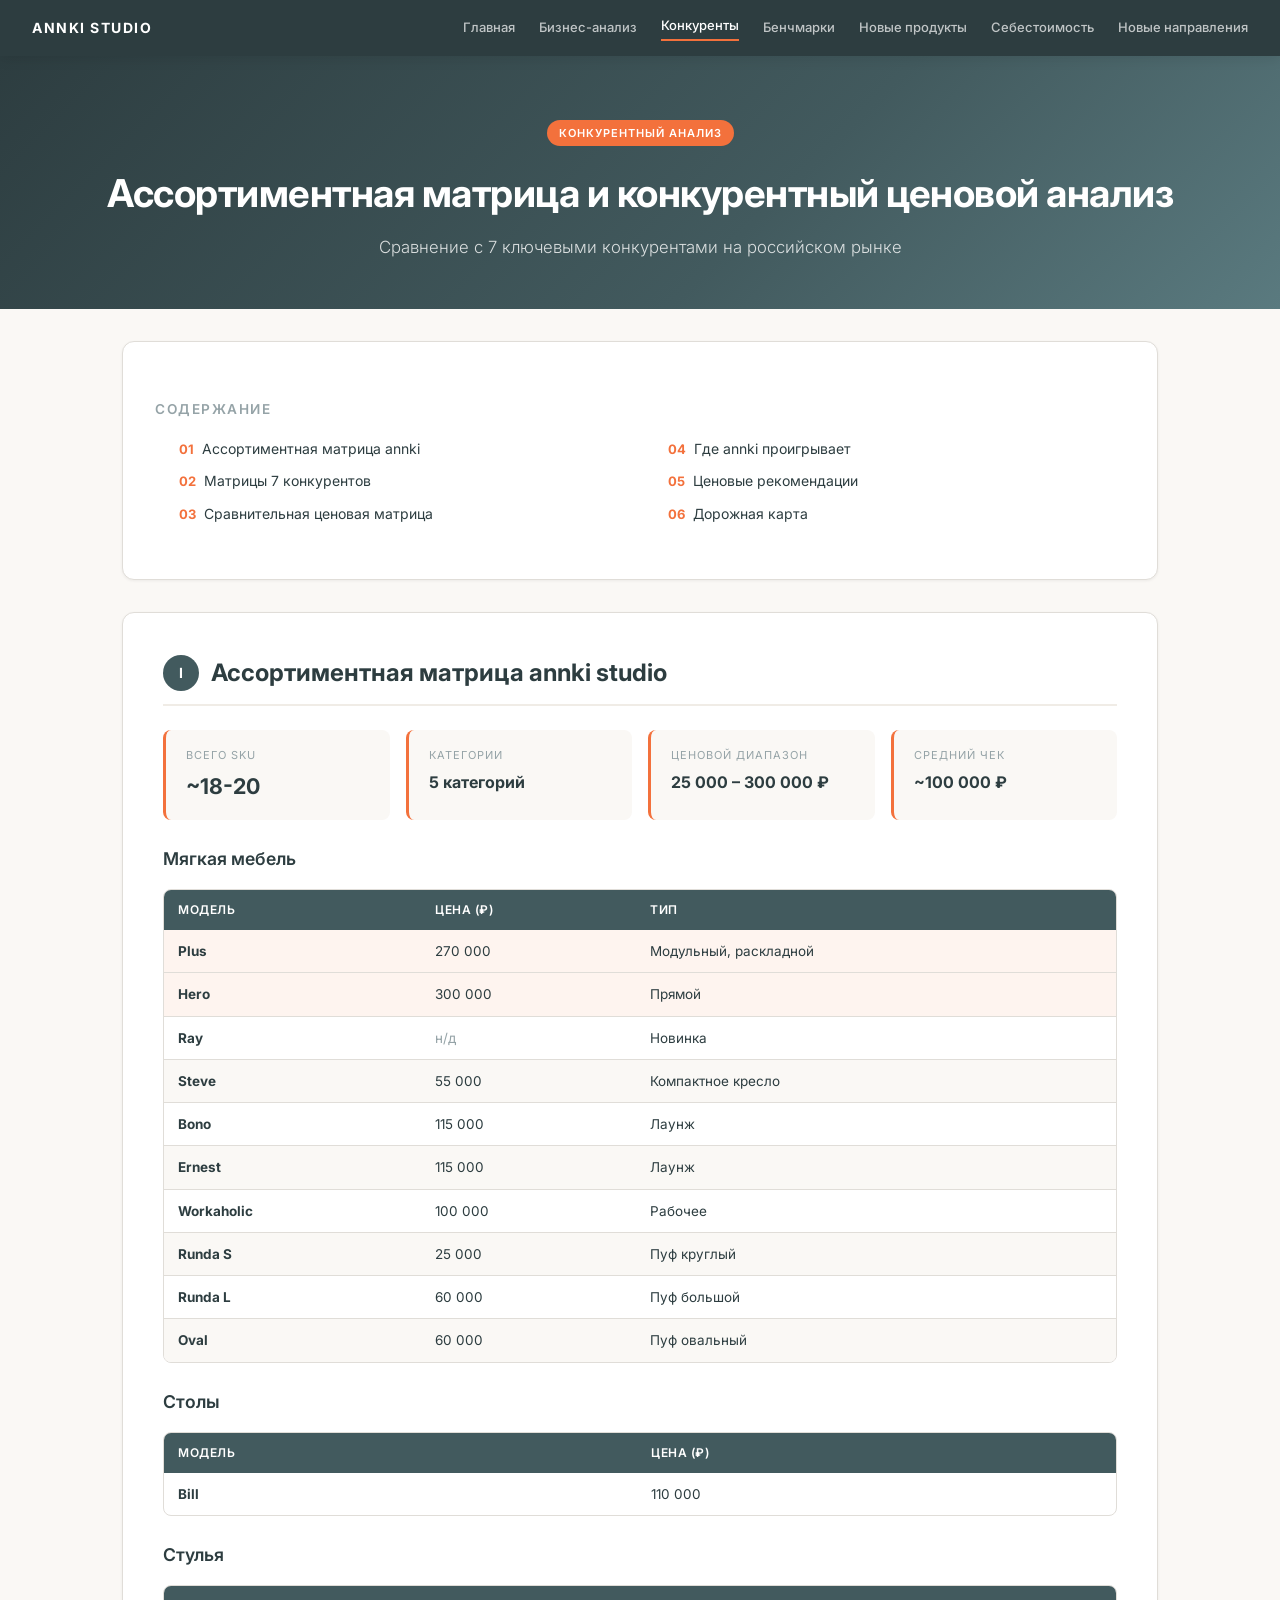
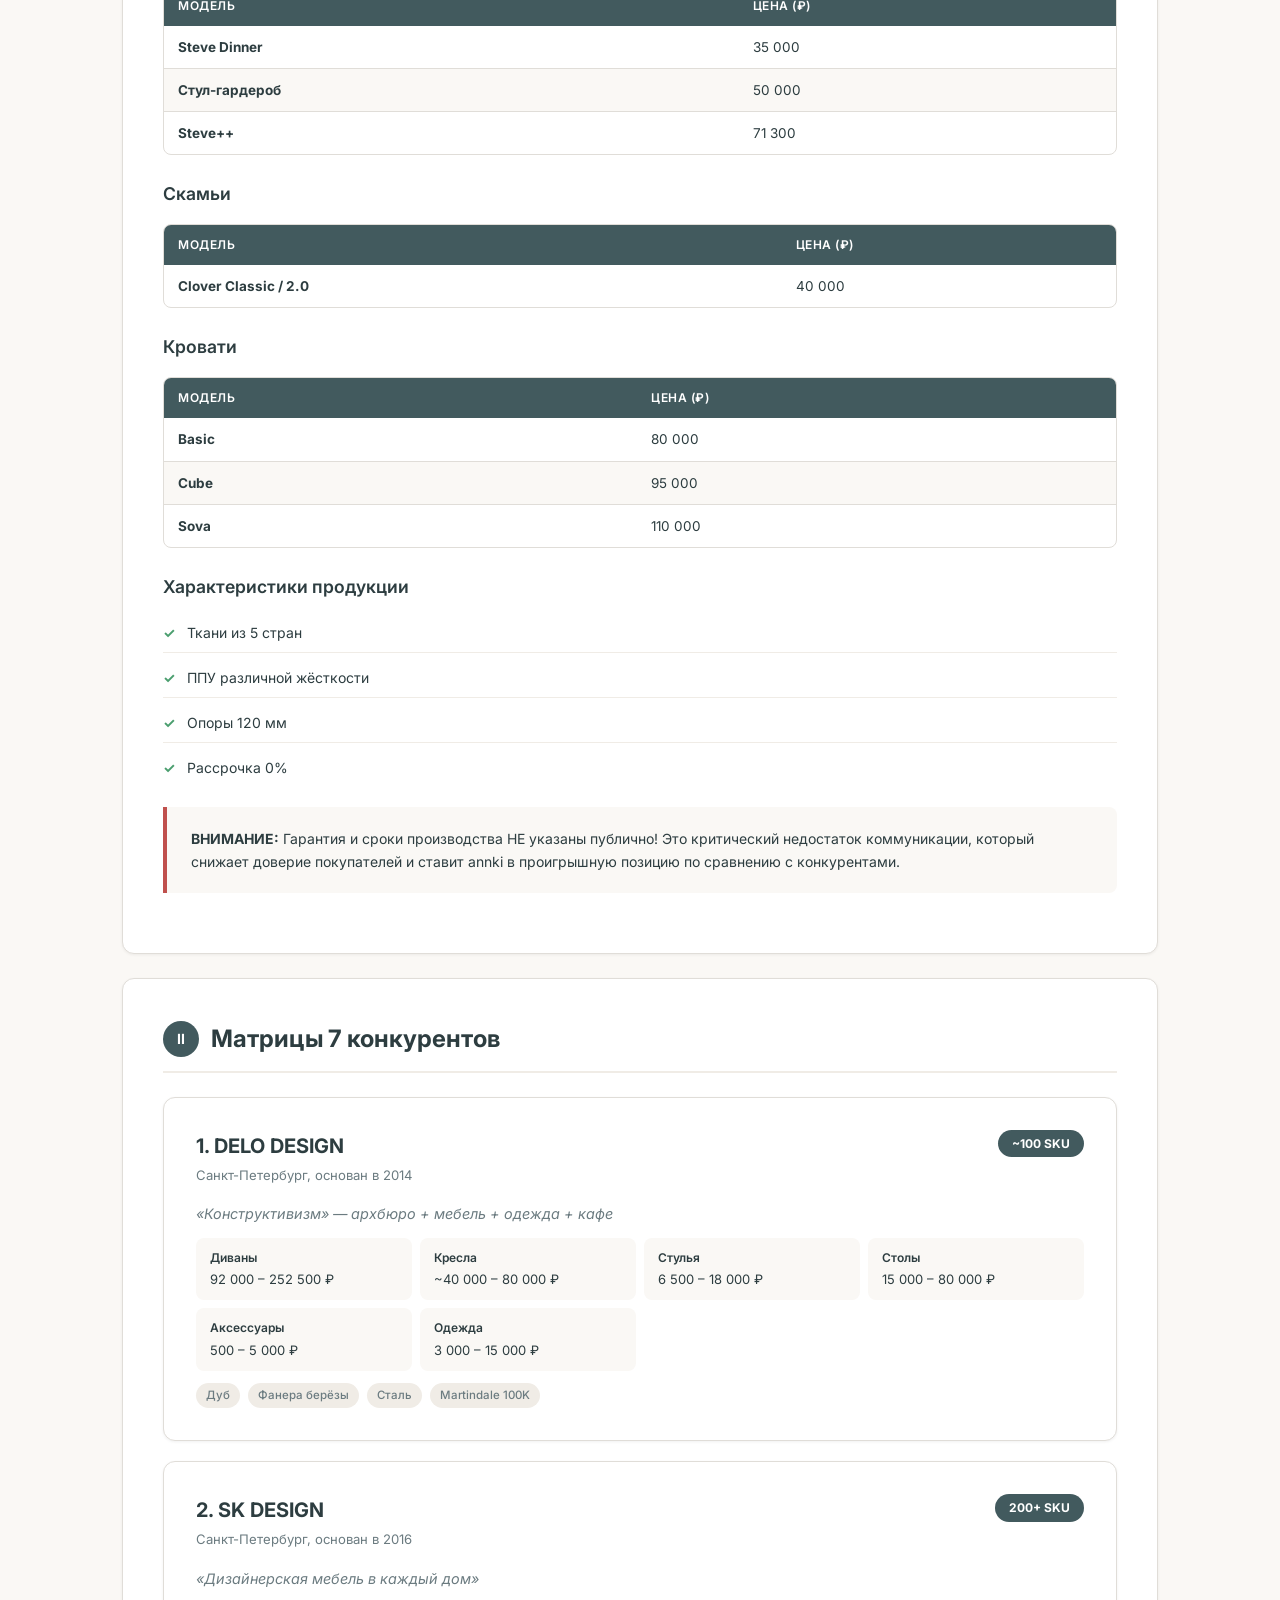
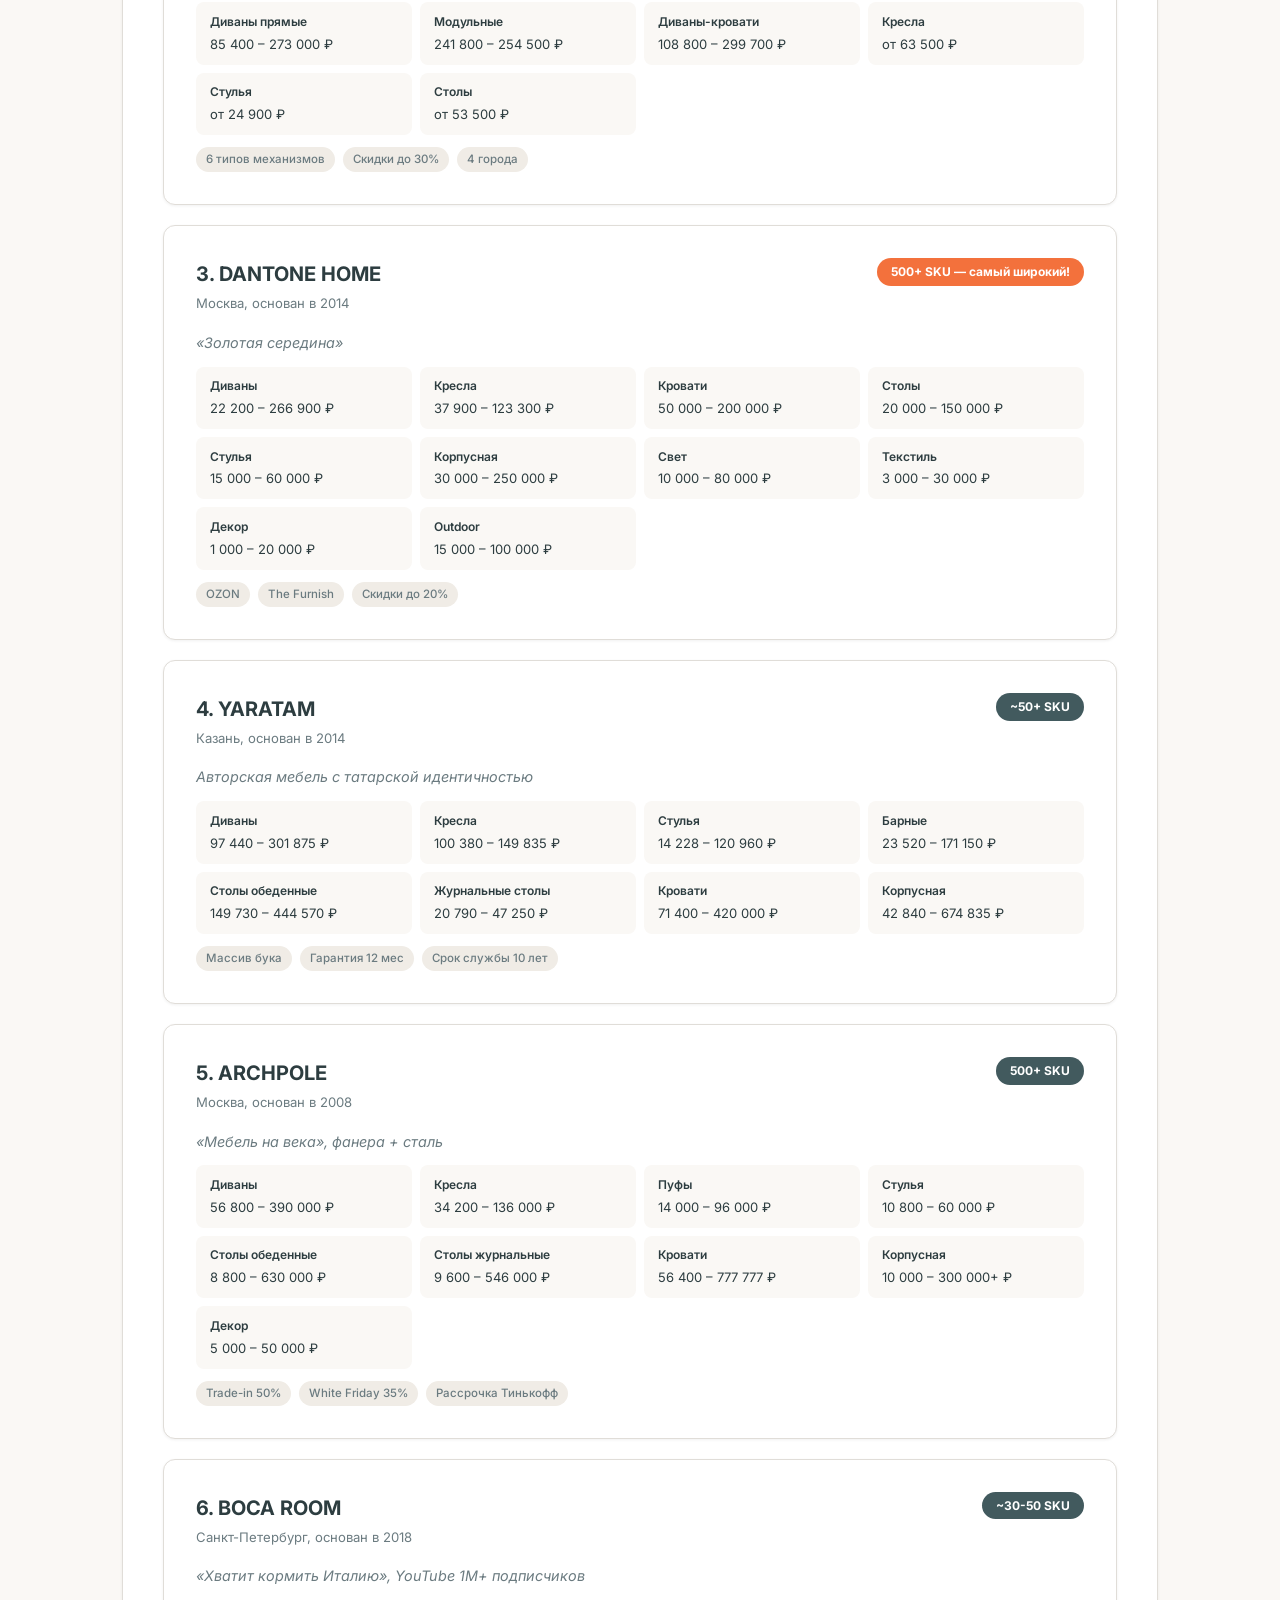
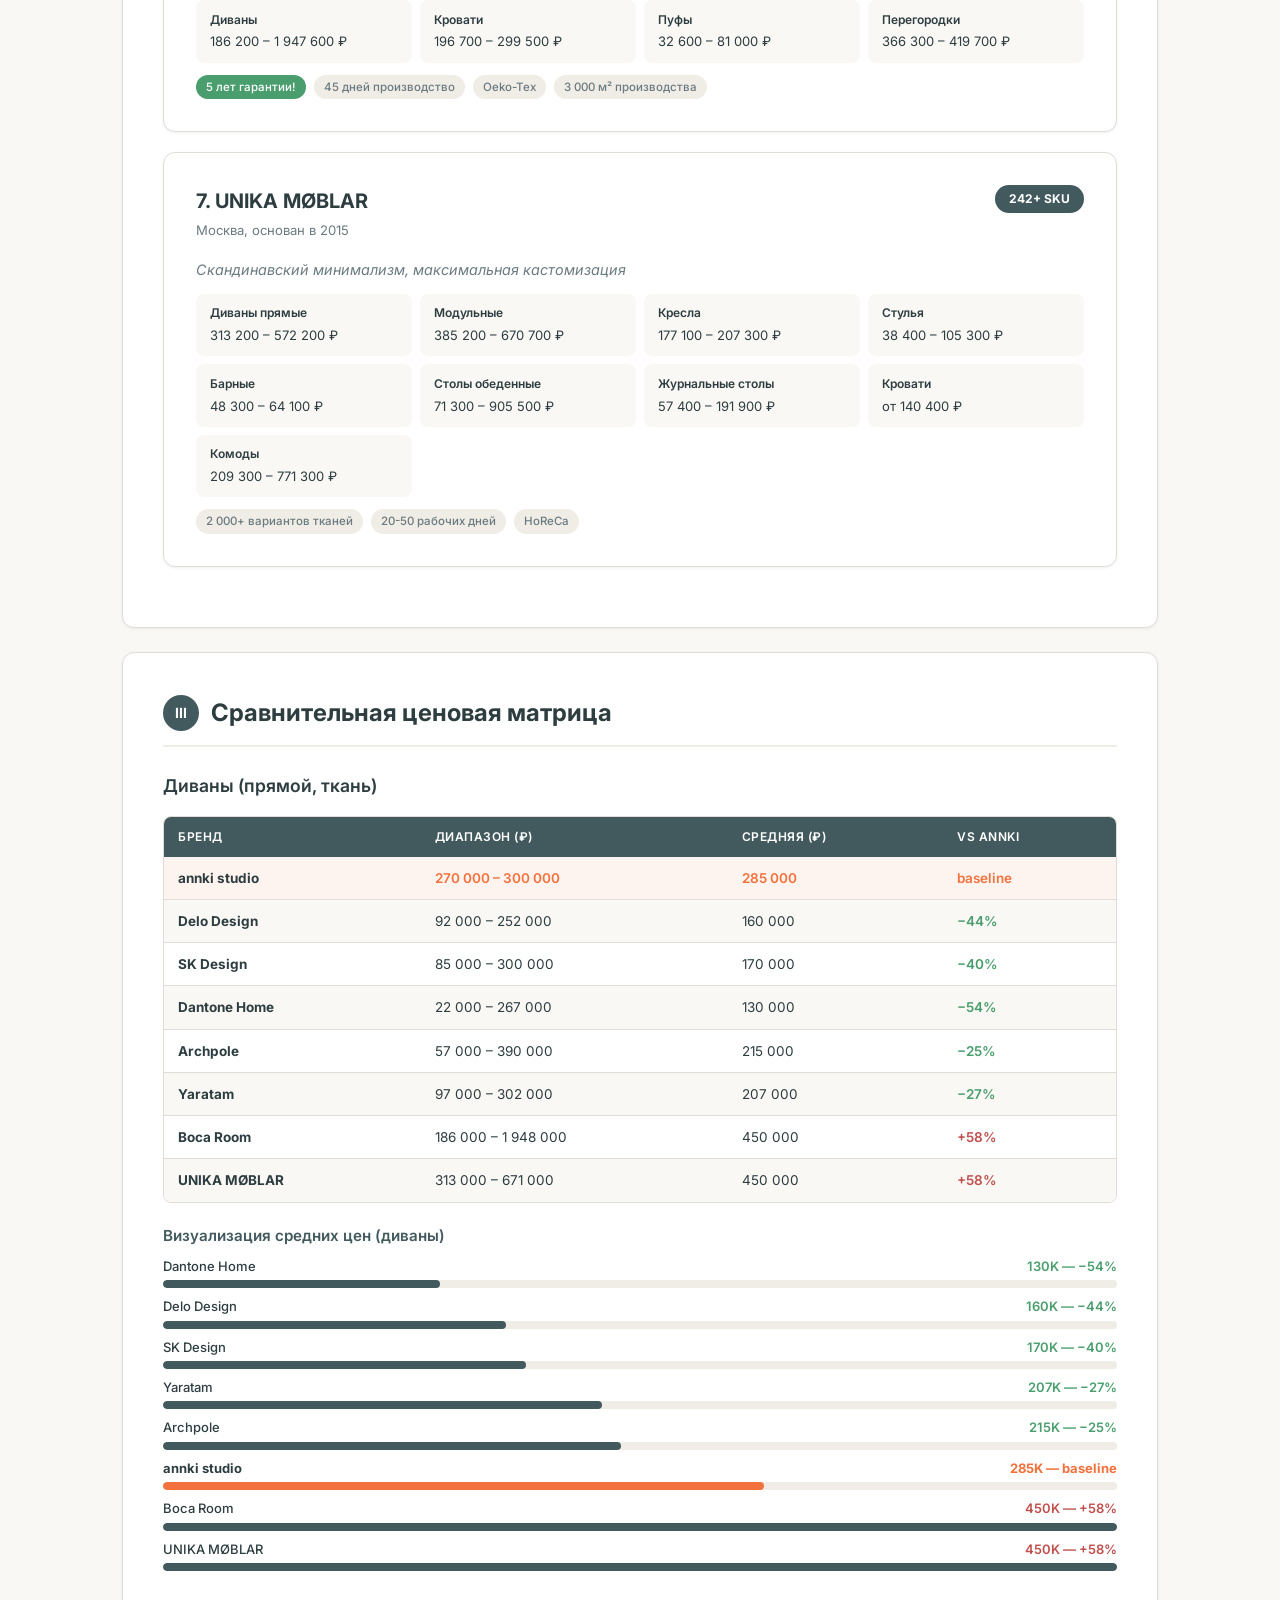
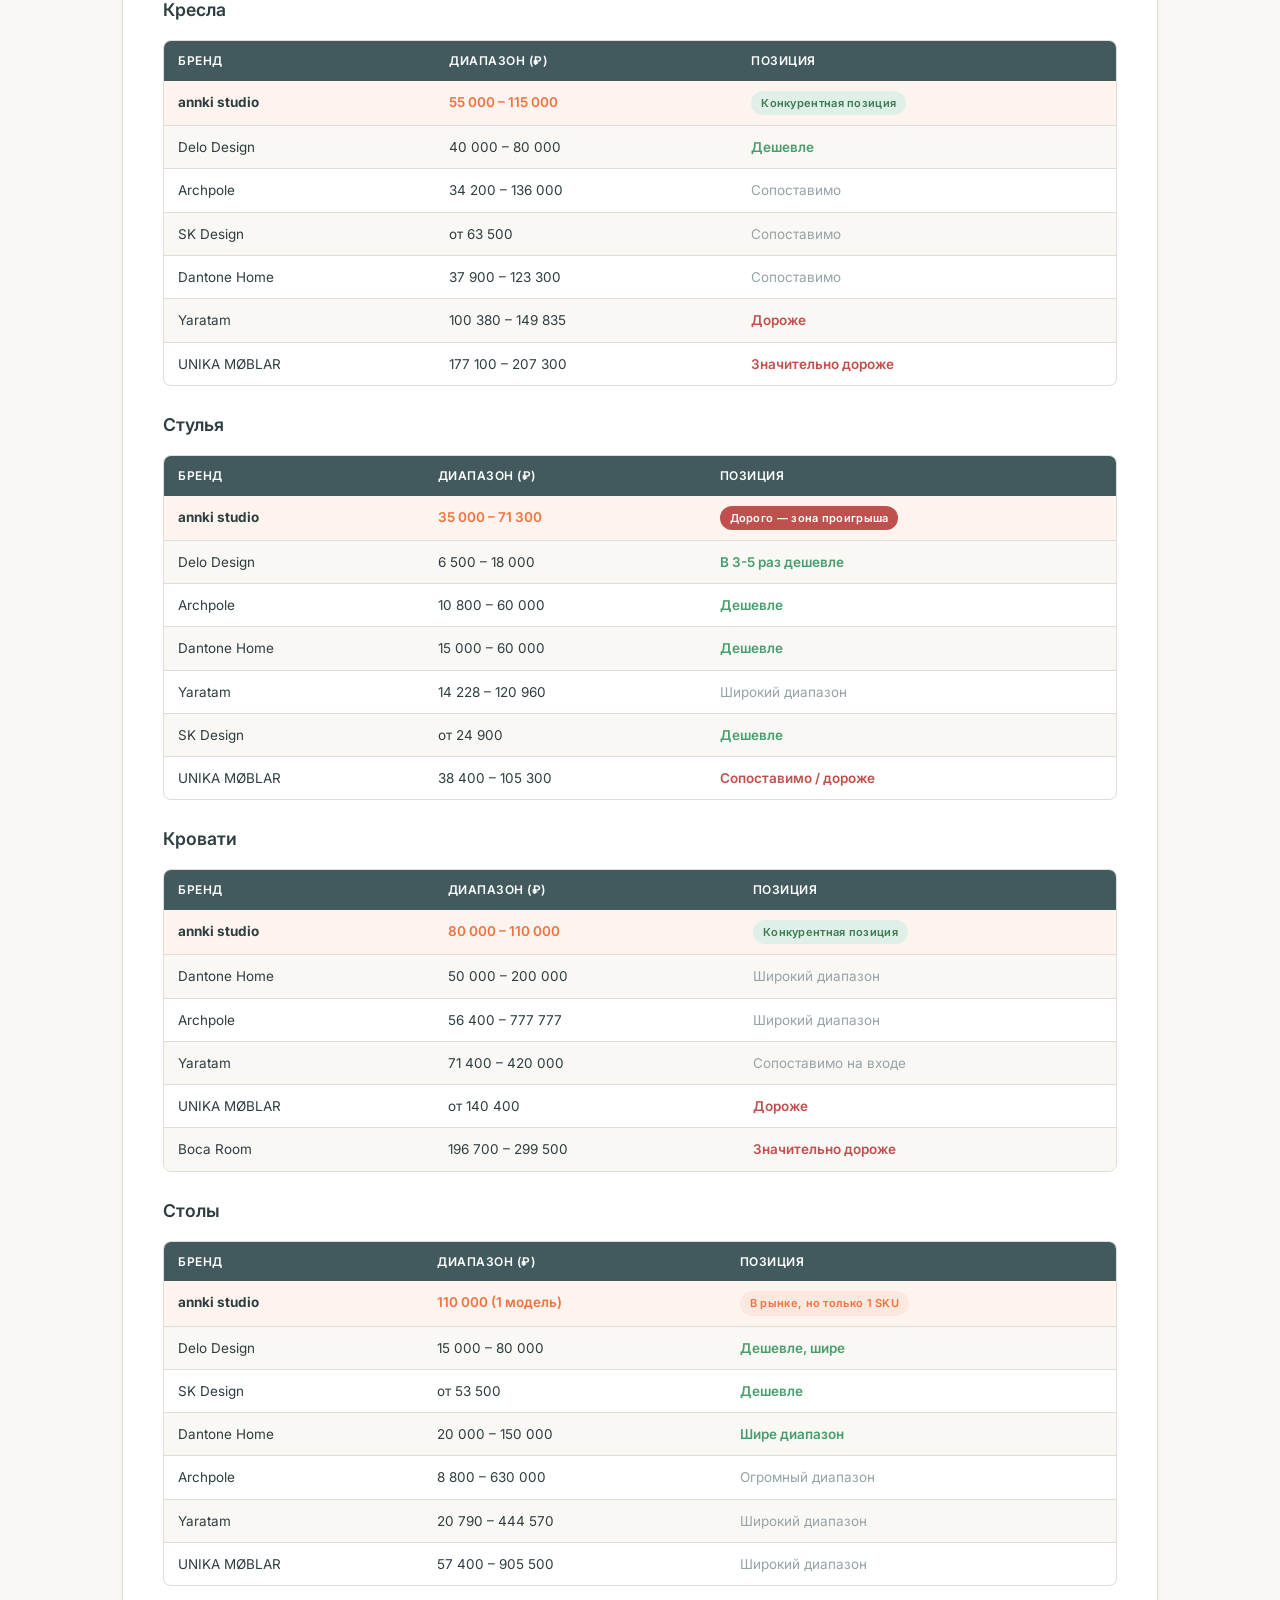
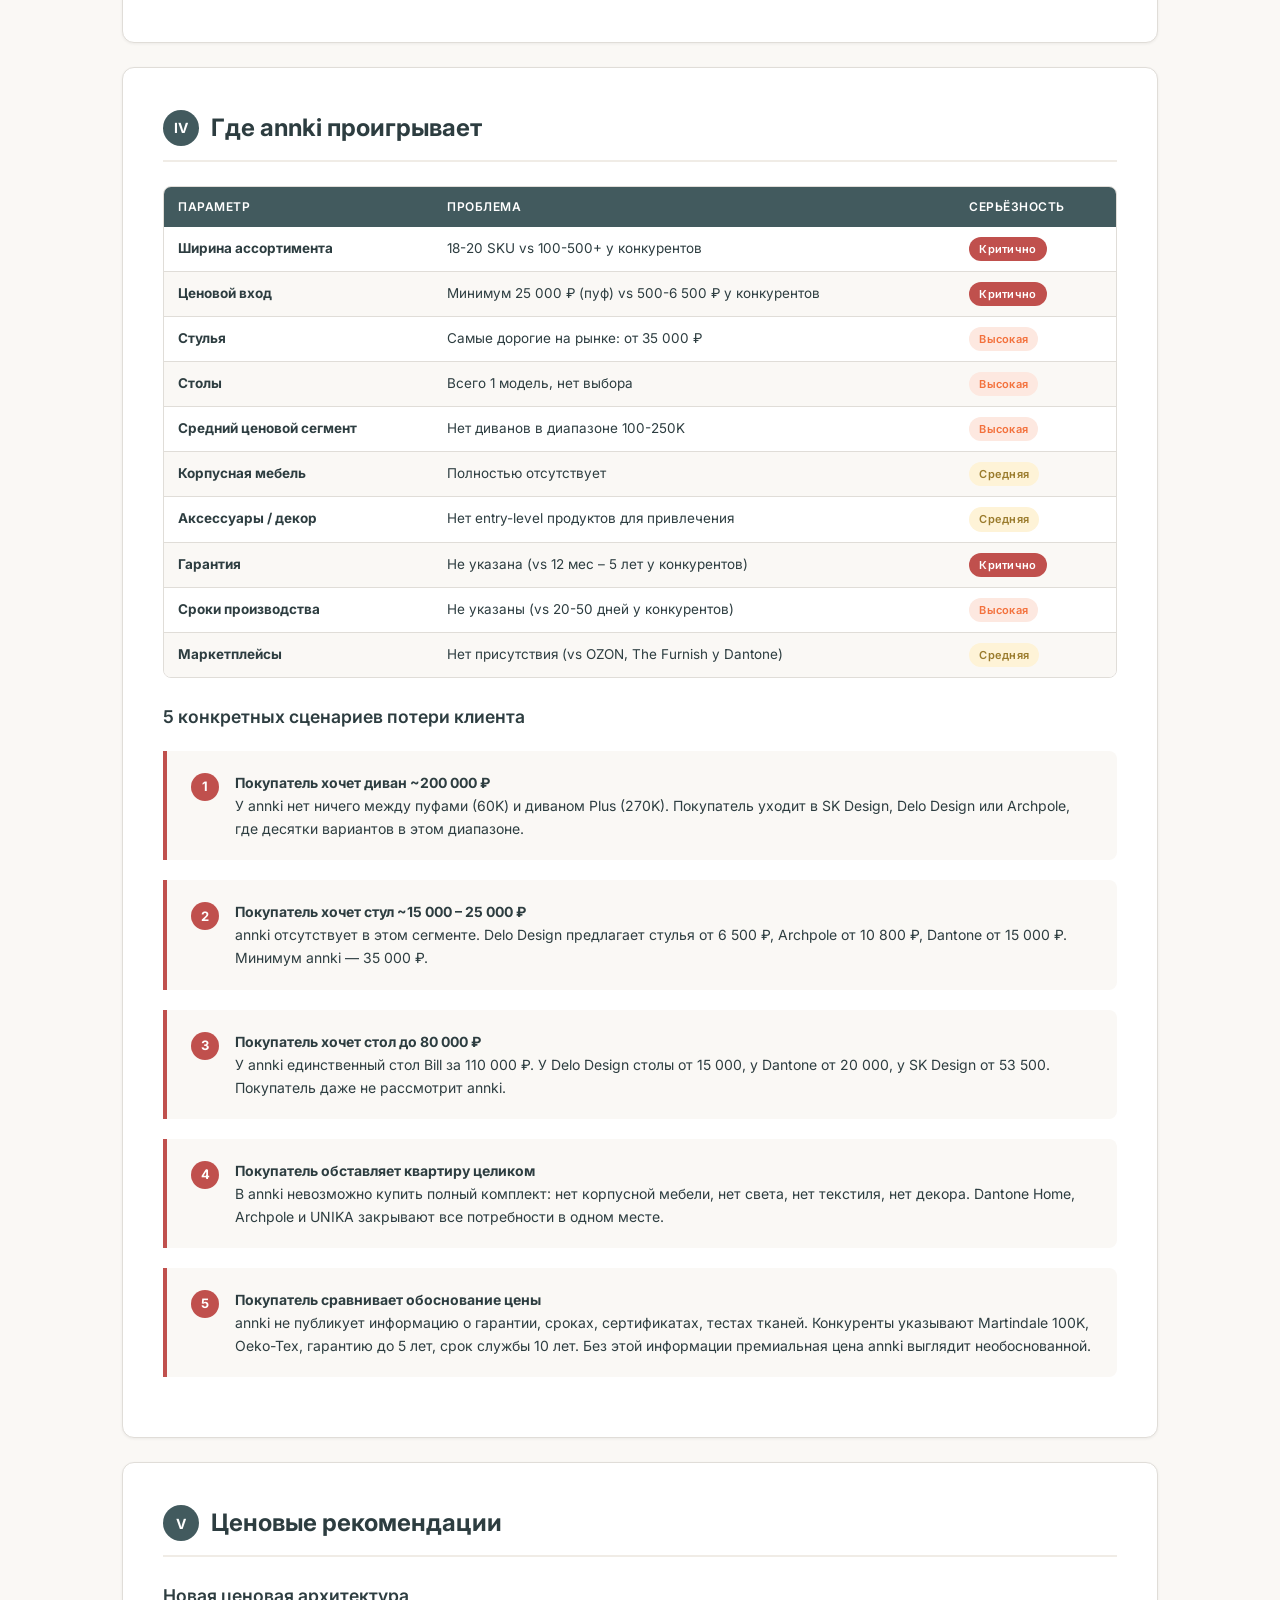
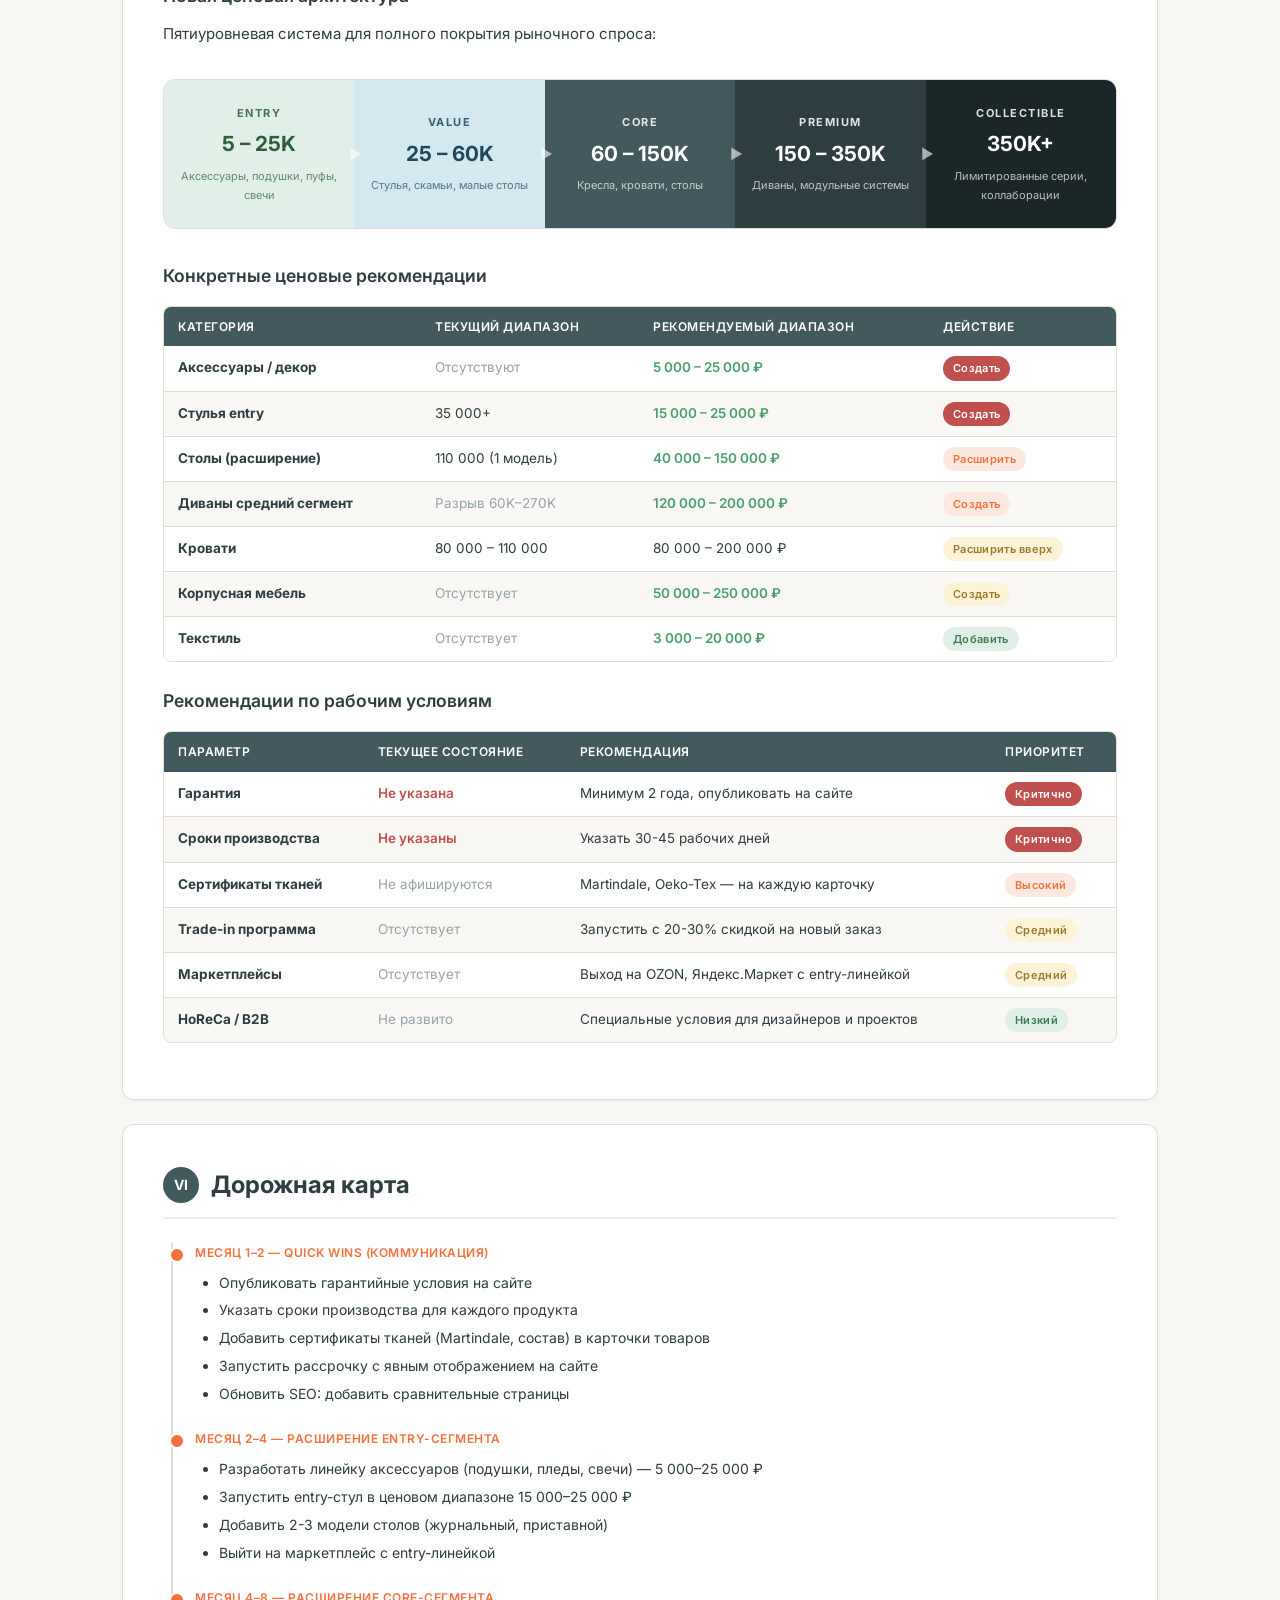
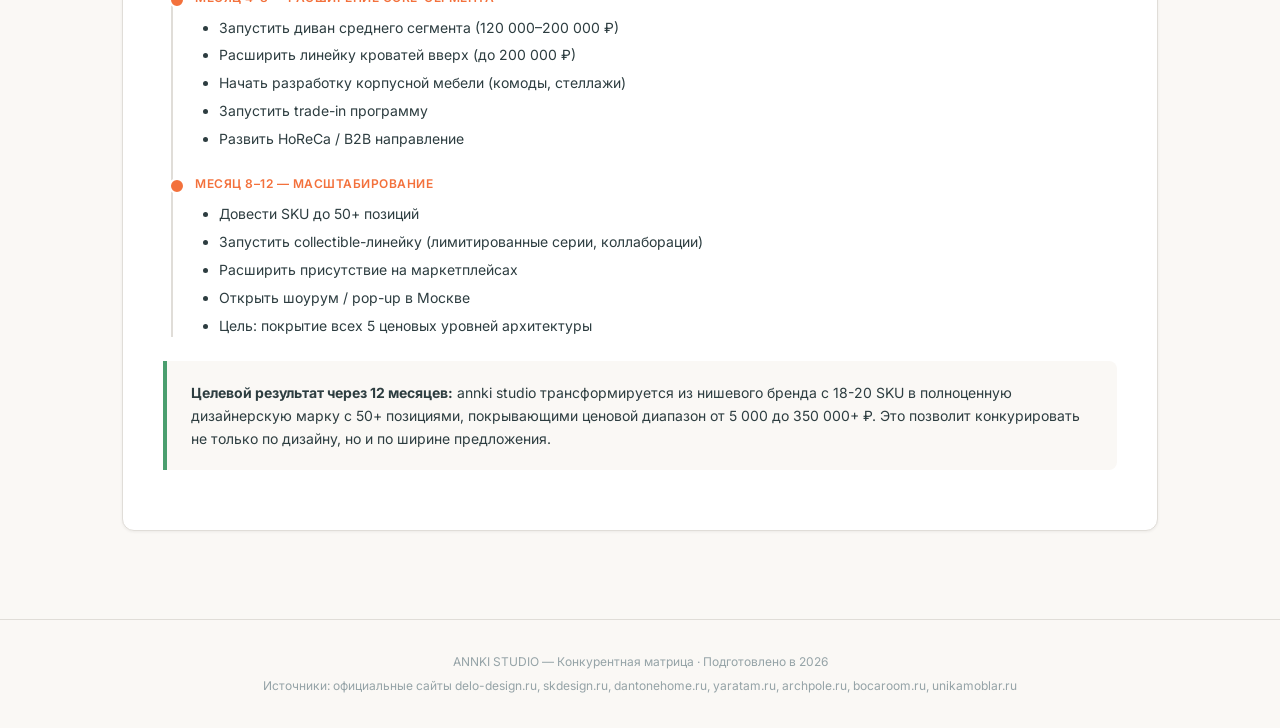
<file: competitors.html>
<!DOCTYPE html>
<html lang="ru">
<head>
  <meta charset="UTF-8">
  <meta name="viewport" content="width=device-width, initial-scale=1.0">
  <title>ANNKI STUDIO — Конкурентная матрица</title>
  <link rel="stylesheet" href="style.css">
  <style>
    /* ── Page-specific styles ── */
    .pricing-arch {
      display: flex;
      align-items: stretch;
      gap: 0;
      margin: 2rem 0;
      border-radius: var(--radius);
      overflow: hidden;
      border: 1px solid var(--border);
    }
    .pricing-arch-item {
      flex: 1;
      padding: 1.5rem 1rem;
      text-align: center;
      position: relative;
      display: flex;
      flex-direction: column;
      justify-content: center;
      align-items: center;
      gap: 0.35rem;
    }
    .pricing-arch-item::after {
      content: '\25B6';
      position: absolute;
      right: -8px;
      top: 50%;
      transform: translateY(-50%);
      color: rgba(255,255,255,0.6);
      font-size: 14px;
      z-index: 2;
    }
    .pricing-arch-item:last-child::after { display: none; }
    .pricing-arch-item .tier-name {
      font-size: 11px;
      text-transform: uppercase;
      letter-spacing: 1.5px;
      font-weight: 700;
      opacity: 0.85;
    }
    .pricing-arch-item .tier-price {
      font-size: 1.3rem;
      font-weight: 700;
    }
    .pricing-arch-item .tier-desc {
      font-size: 11px;
      opacity: 0.7;
    }
    .arch-entry { background: #e0f0e8; color: #2e5e3e; }
    .arch-value { background: #d4e8f0; color: #1a4a5c; }
    .arch-core { background: var(--primary); color: var(--white); }
    .arch-premium { background: var(--primary-dark); color: var(--white); }
    .arch-collectible { background: #1a2628; color: var(--white); }

    .competitor-card {
      background: var(--white);
      border: 1px solid var(--border);
      border-radius: var(--radius);
      padding: 2rem;
      margin-bottom: 1.25rem;
      box-shadow: var(--shadow-sm);
      transition: box-shadow 0.2s;
    }
    .competitor-card:hover { box-shadow: var(--shadow-md); }
    .competitor-header {
      display: flex;
      align-items: flex-start;
      justify-content: space-between;
      gap: 1rem;
      margin-bottom: 1rem;
      flex-wrap: wrap;
    }
    .competitor-name {
      font-size: 1.25rem;
      font-weight: 700;
      color: var(--primary-dark);
    }
    .competitor-meta {
      font-size: 0.82rem;
      color: var(--text-light);
      margin-top: 2px;
    }
    .competitor-motto {
      font-style: italic;
      color: var(--text-light);
      font-size: 0.9rem;
      margin-bottom: 0.75rem;
    }
    .sku-badge {
      background: var(--primary);
      color: var(--white);
      font-size: 12px;
      font-weight: 700;
      padding: 4px 14px;
      border-radius: 20px;
      white-space: nowrap;
    }
    .price-grid {
      display: grid;
      grid-template-columns: repeat(auto-fit, minmax(180px, 1fr));
      gap: 0.5rem;
      margin: 0.75rem 0;
    }
    .price-item {
      background: var(--cream);
      padding: 0.6rem 0.9rem;
      border-radius: var(--radius-sm);
      font-size: 13px;
    }
    .price-item .price-cat {
      font-weight: 600;
      color: var(--primary-dark);
      font-size: 12px;
    }
    .price-item .price-range {
      color: var(--text);
      margin-top: 2px;
    }
    .features-row {
      display: flex;
      flex-wrap: wrap;
      gap: 0.5rem;
      margin-top: 0.75rem;
    }
    .feature-chip {
      background: var(--cream-dark);
      padding: 3px 10px;
      border-radius: 20px;
      font-size: 11.5px;
      color: var(--text-light);
      font-weight: 500;
    }

    .scenario-box {
      display: flex;
      gap: 1rem;
      align-items: flex-start;
    }
    .scenario-num {
      background: var(--danger);
      color: white;
      width: 28px;
      height: 28px;
      border-radius: 50%;
      display: flex;
      align-items: center;
      justify-content: center;
      font-size: 13px;
      font-weight: 700;
      flex-shrink: 0;
      margin-top: 2px;
    }

    .char-list {
      list-style: none;
      margin: 0;
      padding: 0;
    }
    .char-list li {
      padding: 0.5rem 0;
      padding-left: 1.5rem;
      position: relative;
      border-bottom: 1px solid var(--cream-dark);
      font-size: 14px;
    }
    .char-list li:last-child { border-bottom: none; }
    .char-list li::before {
      content: '\2713';
      position: absolute;
      left: 0;
      color: var(--success);
      font-weight: 700;
    }

    @media (max-width: 768px) {
      .pricing-arch { flex-direction: column; }
      .pricing-arch-item::after { display: none; }
      .competitor-header { flex-direction: column; }
      .scenario-box { flex-direction: column; gap: 0.5rem; }
    }
  </style>
</head>
<body>

  <!-- ── Navigation ── -->
  <nav class="top-nav">
    <a href="index.html" class="brand">ANNKI STUDIO</a>
    <a href="index.html">Главная</a>
    <a href="analysis.html">Бизнес-анализ</a>
    <a href="competitors.html" class="active">Конкуренты</a>
    <a href="benchmarks.html">Бенчмарки</a>
    <a href="new-products.html">Новые продукты</a>
  <a href="cost-analysis.html">Себестоимость</a>
  <a href="new-directions.html">Новые направления</a>
  </nav>

  <!-- ── Hero ── -->
  <section class="hero">
    <div class="badge">Конкурентный анализ</div>
    <h1>Ассортиментная матрица и конкурентный ценовой анализ</h1>
    <p class="subtitle">Сравнение с 7 ключевыми конкурентами на российском рынке</p>
  </section>

  <!-- ── Content ── -->
  <div class="container">

    <!-- ── Table of Contents ── -->
    <div class="toc">
      <h3>Содержание</h3>
      <ol>
        <li><a href="#part1">Ассортиментная матрица annki</a></li>
        <li><a href="#part2">Матрицы 7 конкурентов</a></li>
        <li><a href="#part3">Сравнительная ценовая матрица</a></li>
        <li><a href="#part4">Где annki проигрывает</a></li>
        <li><a href="#part5">Ценовые рекомендации</a></li>
        <li><a href="#part6">Дорожная карта</a></li>
      </ol>
    </div>

    <!-- ══════════════════════════════════════════════════════════ -->
    <!--  PART I — ANNKI ASSORTMENT MATRIX                        -->
    <!-- ══════════════════════════════════════════════════════════ -->
    <div class="section" id="part1">
      <h2 class="section-title"><span class="num">I</span> Ассортиментная матрица annki studio</h2>

      <div class="kv-grid">
        <div class="kv-item">
          <div class="kv-label">Всего SKU</div>
          <div class="kv-value">~18-20</div>
        </div>
        <div class="kv-item">
          <div class="kv-label">Категории</div>
          <div class="kv-value small">5 категорий</div>
        </div>
        <div class="kv-item">
          <div class="kv-label">Ценовой диапазон</div>
          <div class="kv-value small">25 000 &ndash; 300 000 &#8381;</div>
        </div>
        <div class="kv-item">
          <div class="kv-label">Средний чек</div>
          <div class="kv-value small">~100 000 &#8381;</div>
        </div>
      </div>

      <!-- Мягкая мебель -->
      <h3>Мягкая мебель</h3>
      <div class="table-wrap">
        <table>
          <thead>
            <tr>
              <th>Модель</th>
              <th>Цена (&#8381;)</th>
              <th>Тип</th>
            </tr>
          </thead>
          <tbody>
            <tr class="cell-highlight"><td><strong>Plus</strong></td><td>270 000</td><td>Модульный, раскладной</td></tr>
            <tr class="cell-highlight"><td><strong>Hero</strong></td><td>300 000</td><td>Прямой</td></tr>
            <tr><td><strong>Ray</strong></td><td class="cell-neutral">н/д</td><td>Новинка</td></tr>
            <tr><td><strong>Steve</strong></td><td>55 000</td><td>Компактное кресло</td></tr>
            <tr><td><strong>Bono</strong></td><td>115 000</td><td>Лаунж</td></tr>
            <tr><td><strong>Ernest</strong></td><td>115 000</td><td>Лаунж</td></tr>
            <tr><td><strong>Workaholic</strong></td><td>100 000</td><td>Рабочее</td></tr>
            <tr><td><strong>Runda S</strong></td><td>25 000</td><td>Пуф круглый</td></tr>
            <tr><td><strong>Runda L</strong></td><td>60 000</td><td>Пуф большой</td></tr>
            <tr><td><strong>Oval</strong></td><td>60 000</td><td>Пуф овальный</td></tr>
          </tbody>
        </table>
      </div>

      <!-- Столы -->
      <h3>Столы</h3>
      <div class="table-wrap">
        <table>
          <thead>
            <tr><th>Модель</th><th>Цена (&#8381;)</th></tr>
          </thead>
          <tbody>
            <tr><td><strong>Bill</strong></td><td>110 000</td></tr>
          </tbody>
        </table>
      </div>

      <!-- Стулья -->
      <h3>Стулья</h3>
      <div class="table-wrap">
        <table>
          <thead>
            <tr><th>Модель</th><th>Цена (&#8381;)</th></tr>
          </thead>
          <tbody>
            <tr><td><strong>Steve Dinner</strong></td><td>35 000</td></tr>
            <tr><td><strong>Стул-гардероб</strong></td><td>50 000</td></tr>
            <tr><td><strong>Steve++</strong></td><td>71 300</td></tr>
          </tbody>
        </table>
      </div>

      <!-- Скамьи -->
      <h3>Скамьи</h3>
      <div class="table-wrap">
        <table>
          <thead>
            <tr><th>Модель</th><th>Цена (&#8381;)</th></tr>
          </thead>
          <tbody>
            <tr><td><strong>Clover Classic / 2.0</strong></td><td>40 000</td></tr>
          </tbody>
        </table>
      </div>

      <!-- Кровати -->
      <h3>Кровати</h3>
      <div class="table-wrap">
        <table>
          <thead>
            <tr><th>Модель</th><th>Цена (&#8381;)</th></tr>
          </thead>
          <tbody>
            <tr><td><strong>Basic</strong></td><td>80 000</td></tr>
            <tr><td><strong>Cube</strong></td><td>95 000</td></tr>
            <tr><td><strong>Sova</strong></td><td>110 000</td></tr>
          </tbody>
        </table>
      </div>

      <!-- Характеристики -->
      <h3>Характеристики продукции</h3>
      <ul class="char-list">
        <li>Ткани из 5 стран</li>
        <li>ППУ различной жёсткости</li>
        <li>Опоры 120 мм</li>
        <li>Рассрочка 0%</li>
      </ul>

      <div class="callout callout-danger" style="margin-top: 1.25rem;">
        <strong>ВНИМАНИЕ:</strong> Гарантия и сроки производства НЕ указаны публично! Это критический недостаток коммуникации, который снижает доверие покупателей и ставит annki в проигрышную позицию по сравнению с конкурентами.
      </div>
    </div>

    <!-- ══════════════════════════════════════════════════════════ -->
    <!--  PART II — 7 COMPETITOR MATRICES                          -->
    <!-- ══════════════════════════════════════════════════════════ -->
    <div class="section" id="part2">
      <h2 class="section-title"><span class="num">II</span> Матрицы 7 конкурентов</h2>

      <!-- 1. DELO DESIGN -->
      <div class="competitor-card">
        <div class="competitor-header">
          <div>
            <div class="competitor-name">1. DELO DESIGN</div>
            <div class="competitor-meta">Санкт-Петербург, основан в 2014</div>
          </div>
          <span class="sku-badge">~100 SKU</span>
        </div>
        <div class="competitor-motto">&laquo;Конструктивизм&raquo; &mdash; архбюро + мебель + одежда + кафе</div>
        <div class="price-grid">
          <div class="price-item"><div class="price-cat">Диваны</div><div class="price-range">92 000 &ndash; 252 500 &#8381;</div></div>
          <div class="price-item"><div class="price-cat">Кресла</div><div class="price-range">~40 000 &ndash; 80 000 &#8381;</div></div>
          <div class="price-item"><div class="price-cat">Стулья</div><div class="price-range">6 500 &ndash; 18 000 &#8381;</div></div>
          <div class="price-item"><div class="price-cat">Столы</div><div class="price-range">15 000 &ndash; 80 000 &#8381;</div></div>
          <div class="price-item"><div class="price-cat">Аксессуары</div><div class="price-range">500 &ndash; 5 000 &#8381;</div></div>
          <div class="price-item"><div class="price-cat">Одежда</div><div class="price-range">3 000 &ndash; 15 000 &#8381;</div></div>
        </div>
        <div class="features-row">
          <span class="feature-chip">Дуб</span>
          <span class="feature-chip">Фанера берёзы</span>
          <span class="feature-chip">Сталь</span>
          <span class="feature-chip">Martindale 100K</span>
        </div>
      </div>

      <!-- 2. SK DESIGN -->
      <div class="competitor-card">
        <div class="competitor-header">
          <div>
            <div class="competitor-name">2. SK DESIGN</div>
            <div class="competitor-meta">Санкт-Петербург, основан в 2016</div>
          </div>
          <span class="sku-badge">200+ SKU</span>
        </div>
        <div class="competitor-motto">&laquo;Дизайнерская мебель в каждый дом&raquo;</div>
        <div class="price-grid">
          <div class="price-item"><div class="price-cat">Диваны прямые</div><div class="price-range">85 400 &ndash; 273 000 &#8381;</div></div>
          <div class="price-item"><div class="price-cat">Модульные</div><div class="price-range">241 800 &ndash; 254 500 &#8381;</div></div>
          <div class="price-item"><div class="price-cat">Диваны-кровати</div><div class="price-range">108 800 &ndash; 299 700 &#8381;</div></div>
          <div class="price-item"><div class="price-cat">Кресла</div><div class="price-range">от 63 500 &#8381;</div></div>
          <div class="price-item"><div class="price-cat">Стулья</div><div class="price-range">от 24 900 &#8381;</div></div>
          <div class="price-item"><div class="price-cat">Столы</div><div class="price-range">от 53 500 &#8381;</div></div>
        </div>
        <div class="features-row">
          <span class="feature-chip">6 типов механизмов</span>
          <span class="feature-chip">Скидки до 30%</span>
          <span class="feature-chip">4 города</span>
        </div>
      </div>

      <!-- 3. DANTONE HOME -->
      <div class="competitor-card">
        <div class="competitor-header">
          <div>
            <div class="competitor-name">3. DANTONE HOME</div>
            <div class="competitor-meta">Москва, основан в 2014</div>
          </div>
          <span class="sku-badge" style="background: var(--accent);">500+ SKU &mdash; самый широкий!</span>
        </div>
        <div class="competitor-motto">&laquo;Золотая середина&raquo;</div>
        <div class="price-grid">
          <div class="price-item"><div class="price-cat">Диваны</div><div class="price-range">22 200 &ndash; 266 900 &#8381;</div></div>
          <div class="price-item"><div class="price-cat">Кресла</div><div class="price-range">37 900 &ndash; 123 300 &#8381;</div></div>
          <div class="price-item"><div class="price-cat">Кровати</div><div class="price-range">50 000 &ndash; 200 000 &#8381;</div></div>
          <div class="price-item"><div class="price-cat">Столы</div><div class="price-range">20 000 &ndash; 150 000 &#8381;</div></div>
          <div class="price-item"><div class="price-cat">Стулья</div><div class="price-range">15 000 &ndash; 60 000 &#8381;</div></div>
          <div class="price-item"><div class="price-cat">Корпусная</div><div class="price-range">30 000 &ndash; 250 000 &#8381;</div></div>
          <div class="price-item"><div class="price-cat">Свет</div><div class="price-range">10 000 &ndash; 80 000 &#8381;</div></div>
          <div class="price-item"><div class="price-cat">Текстиль</div><div class="price-range">3 000 &ndash; 30 000 &#8381;</div></div>
          <div class="price-item"><div class="price-cat">Декор</div><div class="price-range">1 000 &ndash; 20 000 &#8381;</div></div>
          <div class="price-item"><div class="price-cat">Outdoor</div><div class="price-range">15 000 &ndash; 100 000 &#8381;</div></div>
        </div>
        <div class="features-row">
          <span class="feature-chip">OZON</span>
          <span class="feature-chip">The Furnish</span>
          <span class="feature-chip">Скидки до 20%</span>
        </div>
      </div>

      <!-- 4. YARATAM -->
      <div class="competitor-card">
        <div class="competitor-header">
          <div>
            <div class="competitor-name">4. YARATAM</div>
            <div class="competitor-meta">Казань, основан в 2014</div>
          </div>
          <span class="sku-badge">~50+ SKU</span>
        </div>
        <div class="competitor-motto">Авторская мебель с татарской идентичностью</div>
        <div class="price-grid">
          <div class="price-item"><div class="price-cat">Диваны</div><div class="price-range">97 440 &ndash; 301 875 &#8381;</div></div>
          <div class="price-item"><div class="price-cat">Кресла</div><div class="price-range">100 380 &ndash; 149 835 &#8381;</div></div>
          <div class="price-item"><div class="price-cat">Стулья</div><div class="price-range">14 228 &ndash; 120 960 &#8381;</div></div>
          <div class="price-item"><div class="price-cat">Барные</div><div class="price-range">23 520 &ndash; 171 150 &#8381;</div></div>
          <div class="price-item"><div class="price-cat">Столы обеденные</div><div class="price-range">149 730 &ndash; 444 570 &#8381;</div></div>
          <div class="price-item"><div class="price-cat">Журнальные столы</div><div class="price-range">20 790 &ndash; 47 250 &#8381;</div></div>
          <div class="price-item"><div class="price-cat">Кровати</div><div class="price-range">71 400 &ndash; 420 000 &#8381;</div></div>
          <div class="price-item"><div class="price-cat">Корпусная</div><div class="price-range">42 840 &ndash; 674 835 &#8381;</div></div>
        </div>
        <div class="features-row">
          <span class="feature-chip">Массив бука</span>
          <span class="feature-chip">Гарантия 12 мес</span>
          <span class="feature-chip">Срок службы 10 лет</span>
        </div>
      </div>

      <!-- 5. ARCHPOLE -->
      <div class="competitor-card">
        <div class="competitor-header">
          <div>
            <div class="competitor-name">5. ARCHPOLE</div>
            <div class="competitor-meta">Москва, основан в 2008</div>
          </div>
          <span class="sku-badge">500+ SKU</span>
        </div>
        <div class="competitor-motto">&laquo;Мебель на века&raquo;, фанера + сталь</div>
        <div class="price-grid">
          <div class="price-item"><div class="price-cat">Диваны</div><div class="price-range">56 800 &ndash; 390 000 &#8381;</div></div>
          <div class="price-item"><div class="price-cat">Кресла</div><div class="price-range">34 200 &ndash; 136 000 &#8381;</div></div>
          <div class="price-item"><div class="price-cat">Пуфы</div><div class="price-range">14 000 &ndash; 96 000 &#8381;</div></div>
          <div class="price-item"><div class="price-cat">Стулья</div><div class="price-range">10 800 &ndash; 60 000 &#8381;</div></div>
          <div class="price-item"><div class="price-cat">Столы обеденные</div><div class="price-range">8 800 &ndash; 630 000 &#8381;</div></div>
          <div class="price-item"><div class="price-cat">Столы журнальные</div><div class="price-range">9 600 &ndash; 546 000 &#8381;</div></div>
          <div class="price-item"><div class="price-cat">Кровати</div><div class="price-range">56 400 &ndash; 777 777 &#8381;</div></div>
          <div class="price-item"><div class="price-cat">Корпусная</div><div class="price-range">10 000 &ndash; 300 000+ &#8381;</div></div>
          <div class="price-item"><div class="price-cat">Декор</div><div class="price-range">5 000 &ndash; 50 000 &#8381;</div></div>
        </div>
        <div class="features-row">
          <span class="feature-chip">Trade-in 50%</span>
          <span class="feature-chip">White Friday 35%</span>
          <span class="feature-chip">Рассрочка Тинькофф</span>
        </div>
      </div>

      <!-- 6. BOCA ROOM -->
      <div class="competitor-card">
        <div class="competitor-header">
          <div>
            <div class="competitor-name">6. BOCA ROOM</div>
            <div class="competitor-meta">Санкт-Петербург, основан в 2018</div>
          </div>
          <span class="sku-badge">~30-50 SKU</span>
        </div>
        <div class="competitor-motto">&laquo;Хватит кормить Италию&raquo;, YouTube 1М+ подписчиков</div>
        <div class="price-grid">
          <div class="price-item"><div class="price-cat">Диваны</div><div class="price-range">186 200 &ndash; 1 947 600 &#8381;</div></div>
          <div class="price-item"><div class="price-cat">Кровати</div><div class="price-range">196 700 &ndash; 299 500 &#8381;</div></div>
          <div class="price-item"><div class="price-cat">Пуфы</div><div class="price-range">32 600 &ndash; 81 000 &#8381;</div></div>
          <div class="price-item"><div class="price-cat">Перегородки</div><div class="price-range">366 300 &ndash; 419 700 &#8381;</div></div>
        </div>
        <div class="features-row">
          <span class="feature-chip" style="background: var(--success); color: white;">5 лет гарантии!</span>
          <span class="feature-chip">45 дней производство</span>
          <span class="feature-chip">Oeko-Tex</span>
          <span class="feature-chip">3 000 м&sup2; производства</span>
        </div>
      </div>

      <!-- 7. UNIKA MØBLAR -->
      <div class="competitor-card">
        <div class="competitor-header">
          <div>
            <div class="competitor-name">7. UNIKA M&Oslash;BLAR</div>
            <div class="competitor-meta">Москва, основан в 2015</div>
          </div>
          <span class="sku-badge">242+ SKU</span>
        </div>
        <div class="competitor-motto">Скандинавский минимализм, максимальная кастомизация</div>
        <div class="price-grid">
          <div class="price-item"><div class="price-cat">Диваны прямые</div><div class="price-range">313 200 &ndash; 572 200 &#8381;</div></div>
          <div class="price-item"><div class="price-cat">Модульные</div><div class="price-range">385 200 &ndash; 670 700 &#8381;</div></div>
          <div class="price-item"><div class="price-cat">Кресла</div><div class="price-range">177 100 &ndash; 207 300 &#8381;</div></div>
          <div class="price-item"><div class="price-cat">Стулья</div><div class="price-range">38 400 &ndash; 105 300 &#8381;</div></div>
          <div class="price-item"><div class="price-cat">Барные</div><div class="price-range">48 300 &ndash; 64 100 &#8381;</div></div>
          <div class="price-item"><div class="price-cat">Столы обеденные</div><div class="price-range">71 300 &ndash; 905 500 &#8381;</div></div>
          <div class="price-item"><div class="price-cat">Журнальные столы</div><div class="price-range">57 400 &ndash; 191 900 &#8381;</div></div>
          <div class="price-item"><div class="price-cat">Кровати</div><div class="price-range">от 140 400 &#8381;</div></div>
          <div class="price-item"><div class="price-cat">Комоды</div><div class="price-range">209 300 &ndash; 771 300 &#8381;</div></div>
        </div>
        <div class="features-row">
          <span class="feature-chip">2 000+ вариантов тканей</span>
          <span class="feature-chip">20-50 рабочих дней</span>
          <span class="feature-chip">HoReCa</span>
        </div>
      </div>
    </div>

    <!-- ══════════════════════════════════════════════════════════ -->
    <!--  PART III — COMPARATIVE PRICE MATRIX                      -->
    <!-- ══════════════════════════════════════════════════════════ -->
    <div class="section" id="part3">
      <h2 class="section-title"><span class="num">III</span> Сравнительная ценовая матрица</h2>

      <!-- Диваны -->
      <h3>Диваны (прямой, ткань)</h3>
      <div class="table-wrap">
        <table>
          <thead>
            <tr>
              <th>Бренд</th>
              <th>Диапазон (&#8381;)</th>
              <th>Средняя (&#8381;)</th>
              <th>vs annki</th>
            </tr>
          </thead>
          <tbody>
            <tr class="cell-highlight">
              <td><strong>annki studio</strong></td>
              <td class="cell-accent">270 000 &ndash; 300 000</td>
              <td class="cell-accent">285 000</td>
              <td class="cell-accent">baseline</td>
            </tr>
            <tr>
              <td><strong>Delo Design</strong></td>
              <td>92 000 &ndash; 252 000</td>
              <td>160 000</td>
              <td class="cell-positive">&minus;44%</td>
            </tr>
            <tr>
              <td><strong>SK Design</strong></td>
              <td>85 000 &ndash; 300 000</td>
              <td>170 000</td>
              <td class="cell-positive">&minus;40%</td>
            </tr>
            <tr>
              <td><strong>Dantone Home</strong></td>
              <td>22 000 &ndash; 267 000</td>
              <td>130 000</td>
              <td class="cell-positive">&minus;54%</td>
            </tr>
            <tr>
              <td><strong>Archpole</strong></td>
              <td>57 000 &ndash; 390 000</td>
              <td>215 000</td>
              <td class="cell-positive">&minus;25%</td>
            </tr>
            <tr>
              <td><strong>Yaratam</strong></td>
              <td>97 000 &ndash; 302 000</td>
              <td>207 000</td>
              <td class="cell-positive">&minus;27%</td>
            </tr>
            <tr>
              <td><strong>Boca Room</strong></td>
              <td>186 000 &ndash; 1 948 000</td>
              <td>450 000</td>
              <td class="cell-negative">+58%</td>
            </tr>
            <tr>
              <td><strong>UNIKA M&Oslash;BLAR</strong></td>
              <td>313 000 &ndash; 671 000</td>
              <td>450 000</td>
              <td class="cell-negative">+58%</td>
            </tr>
          </tbody>
        </table>
      </div>

      <!-- Visual price bars -->
      <h4>Визуализация средних цен (диваны)</h4>
      <div class="price-bar-wrap">
        <div class="price-bar-label"><span>Dantone Home</span><span class="cell-positive">130K &mdash; &minus;54%</span></div>
        <div class="price-bar"><div class="price-bar-fill" style="width: 29%;"></div></div>
      </div>
      <div class="price-bar-wrap">
        <div class="price-bar-label"><span>Delo Design</span><span class="cell-positive">160K &mdash; &minus;44%</span></div>
        <div class="price-bar"><div class="price-bar-fill" style="width: 36%;"></div></div>
      </div>
      <div class="price-bar-wrap">
        <div class="price-bar-label"><span>SK Design</span><span class="cell-positive">170K &mdash; &minus;40%</span></div>
        <div class="price-bar"><div class="price-bar-fill" style="width: 38%;"></div></div>
      </div>
      <div class="price-bar-wrap">
        <div class="price-bar-label"><span>Yaratam</span><span class="cell-positive">207K &mdash; &minus;27%</span></div>
        <div class="price-bar"><div class="price-bar-fill" style="width: 46%;"></div></div>
      </div>
      <div class="price-bar-wrap">
        <div class="price-bar-label"><span>Archpole</span><span class="cell-positive">215K &mdash; &minus;25%</span></div>
        <div class="price-bar"><div class="price-bar-fill" style="width: 48%;"></div></div>
      </div>
      <div class="price-bar-wrap">
        <div class="price-bar-label"><span><strong>annki studio</strong></span><span class="cell-accent"><strong>285K &mdash; baseline</strong></span></div>
        <div class="price-bar"><div class="price-bar-fill accent" style="width: 63%;"></div></div>
      </div>
      <div class="price-bar-wrap">
        <div class="price-bar-label"><span>Boca Room</span><span class="cell-negative">450K &mdash; +58%</span></div>
        <div class="price-bar"><div class="price-bar-fill" style="width: 100%;"></div></div>
      </div>
      <div class="price-bar-wrap">
        <div class="price-bar-label"><span>UNIKA M&Oslash;BLAR</span><span class="cell-negative">450K &mdash; +58%</span></div>
        <div class="price-bar"><div class="price-bar-fill" style="width: 100%;"></div></div>
      </div>

      <!-- Кресла -->
      <h3>Кресла</h3>
      <div class="table-wrap">
        <table>
          <thead>
            <tr><th>Бренд</th><th>Диапазон (&#8381;)</th><th>Позиция</th></tr>
          </thead>
          <tbody>
            <tr class="cell-highlight">
              <td><strong>annki studio</strong></td>
              <td class="cell-accent">55 000 &ndash; 115 000</td>
              <td><span class="tag tag-low">Конкурентная позиция</span></td>
            </tr>
            <tr><td>Delo Design</td><td>40 000 &ndash; 80 000</td><td class="cell-positive">Дешевле</td></tr>
            <tr><td>Archpole</td><td>34 200 &ndash; 136 000</td><td class="cell-neutral">Сопоставимо</td></tr>
            <tr><td>SK Design</td><td>от 63 500</td><td class="cell-neutral">Сопоставимо</td></tr>
            <tr><td>Dantone Home</td><td>37 900 &ndash; 123 300</td><td class="cell-neutral">Сопоставимо</td></tr>
            <tr><td>Yaratam</td><td>100 380 &ndash; 149 835</td><td class="cell-negative">Дороже</td></tr>
            <tr><td>UNIKA M&Oslash;BLAR</td><td>177 100 &ndash; 207 300</td><td class="cell-negative">Значительно дороже</td></tr>
          </tbody>
        </table>
      </div>

      <!-- Стулья -->
      <h3>Стулья</h3>
      <div class="table-wrap">
        <table>
          <thead>
            <tr><th>Бренд</th><th>Диапазон (&#8381;)</th><th>Позиция</th></tr>
          </thead>
          <tbody>
            <tr class="cell-highlight">
              <td><strong>annki studio</strong></td>
              <td class="cell-accent">35 000 &ndash; 71 300</td>
              <td><span class="tag tag-critical">Дорого &mdash; зона проигрыша</span></td>
            </tr>
            <tr><td>Delo Design</td><td>6 500 &ndash; 18 000</td><td class="cell-positive">В 3-5 раз дешевле</td></tr>
            <tr><td>Archpole</td><td>10 800 &ndash; 60 000</td><td class="cell-positive">Дешевле</td></tr>
            <tr><td>Dantone Home</td><td>15 000 &ndash; 60 000</td><td class="cell-positive">Дешевле</td></tr>
            <tr><td>Yaratam</td><td>14 228 &ndash; 120 960</td><td class="cell-neutral">Широкий диапазон</td></tr>
            <tr><td>SK Design</td><td>от 24 900</td><td class="cell-positive">Дешевле</td></tr>
            <tr><td>UNIKA M&Oslash;BLAR</td><td>38 400 &ndash; 105 300</td><td class="cell-negative">Сопоставимо / дороже</td></tr>
          </tbody>
        </table>
      </div>

      <!-- Кровати -->
      <h3>Кровати</h3>
      <div class="table-wrap">
        <table>
          <thead>
            <tr><th>Бренд</th><th>Диапазон (&#8381;)</th><th>Позиция</th></tr>
          </thead>
          <tbody>
            <tr class="cell-highlight">
              <td><strong>annki studio</strong></td>
              <td class="cell-accent">80 000 &ndash; 110 000</td>
              <td><span class="tag tag-low">Конкурентная позиция</span></td>
            </tr>
            <tr><td>Dantone Home</td><td>50 000 &ndash; 200 000</td><td class="cell-neutral">Широкий диапазон</td></tr>
            <tr><td>Archpole</td><td>56 400 &ndash; 777 777</td><td class="cell-neutral">Широкий диапазон</td></tr>
            <tr><td>Yaratam</td><td>71 400 &ndash; 420 000</td><td class="cell-neutral">Сопоставимо на входе</td></tr>
            <tr><td>UNIKA M&Oslash;BLAR</td><td>от 140 400</td><td class="cell-negative">Дороже</td></tr>
            <tr><td>Boca Room</td><td>196 700 &ndash; 299 500</td><td class="cell-negative">Значительно дороже</td></tr>
          </tbody>
        </table>
      </div>

      <!-- Столы -->
      <h3>Столы</h3>
      <div class="table-wrap">
        <table>
          <thead>
            <tr><th>Бренд</th><th>Диапазон (&#8381;)</th><th>Позиция</th></tr>
          </thead>
          <tbody>
            <tr class="cell-highlight">
              <td><strong>annki studio</strong></td>
              <td class="cell-accent">110 000 (1 модель)</td>
              <td><span class="tag tag-high">В рынке, но только 1 SKU</span></td>
            </tr>
            <tr><td>Delo Design</td><td>15 000 &ndash; 80 000</td><td class="cell-positive">Дешевле, шире</td></tr>
            <tr><td>SK Design</td><td>от 53 500</td><td class="cell-positive">Дешевле</td></tr>
            <tr><td>Dantone Home</td><td>20 000 &ndash; 150 000</td><td class="cell-positive">Шире диапазон</td></tr>
            <tr><td>Archpole</td><td>8 800 &ndash; 630 000</td><td class="cell-neutral">Огромный диапазон</td></tr>
            <tr><td>Yaratam</td><td>20 790 &ndash; 444 570</td><td class="cell-neutral">Широкий диапазон</td></tr>
            <tr><td>UNIKA M&Oslash;BLAR</td><td>57 400 &ndash; 905 500</td><td class="cell-neutral">Широкий диапазон</td></tr>
          </tbody>
        </table>
      </div>
    </div>

    <!-- ══════════════════════════════════════════════════════════ -->
    <!--  PART IV — WHERE ANNKI LOSES                              -->
    <!-- ══════════════════════════════════════════════════════════ -->
    <div class="section" id="part4">
      <h2 class="section-title"><span class="num">IV</span> Где annki проигрывает</h2>

      <div class="table-wrap">
        <table>
          <thead>
            <tr>
              <th>Параметр</th>
              <th>Проблема</th>
              <th>Серьёзность</th>
            </tr>
          </thead>
          <tbody>
            <tr>
              <td><strong>Ширина ассортимента</strong></td>
              <td>18-20 SKU vs 100-500+ у конкурентов</td>
              <td><span class="tag tag-critical">Критично</span></td>
            </tr>
            <tr>
              <td><strong>Ценовой вход</strong></td>
              <td>Минимум 25 000 &#8381; (пуф) vs 500-6 500 &#8381; у конкурентов</td>
              <td><span class="tag tag-critical">Критично</span></td>
            </tr>
            <tr>
              <td><strong>Стулья</strong></td>
              <td>Самые дорогие на рынке: от 35 000 &#8381;</td>
              <td><span class="tag tag-high">Высокая</span></td>
            </tr>
            <tr>
              <td><strong>Столы</strong></td>
              <td>Всего 1 модель, нет выбора</td>
              <td><span class="tag tag-high">Высокая</span></td>
            </tr>
            <tr>
              <td><strong>Средний ценовой сегмент</strong></td>
              <td>Нет диванов в диапазоне 100-250K</td>
              <td><span class="tag tag-high">Высокая</span></td>
            </tr>
            <tr>
              <td><strong>Корпусная мебель</strong></td>
              <td>Полностью отсутствует</td>
              <td><span class="tag tag-medium">Средняя</span></td>
            </tr>
            <tr>
              <td><strong>Аксессуары / декор</strong></td>
              <td>Нет entry-level продуктов для привлечения</td>
              <td><span class="tag tag-medium">Средняя</span></td>
            </tr>
            <tr>
              <td><strong>Гарантия</strong></td>
              <td>Не указана (vs 12 мес &ndash; 5 лет у конкурентов)</td>
              <td><span class="tag tag-critical">Критично</span></td>
            </tr>
            <tr>
              <td><strong>Сроки производства</strong></td>
              <td>Не указаны (vs 20-50 дней у конкурентов)</td>
              <td><span class="tag tag-high">Высокая</span></td>
            </tr>
            <tr>
              <td><strong>Маркетплейсы</strong></td>
              <td>Нет присутствия (vs OZON, The Furnish у Dantone)</td>
              <td><span class="tag tag-medium">Средняя</span></td>
            </tr>
          </tbody>
        </table>
      </div>

      <h3>5 конкретных сценариев потери клиента</h3>

      <div class="callout callout-danger" style="margin-bottom: 1rem;">
        <div class="scenario-box">
          <span class="scenario-num">1</span>
          <div>
            <strong>Покупатель хочет диван ~200 000 &#8381;</strong><br>
            У annki нет ничего между пуфами (60K) и диваном Plus (270K). Покупатель уходит в SK Design, Delo Design или Archpole, где десятки вариантов в этом диапазоне.
          </div>
        </div>
      </div>

      <div class="callout callout-danger" style="margin-bottom: 1rem;">
        <div class="scenario-box">
          <span class="scenario-num">2</span>
          <div>
            <strong>Покупатель хочет стул ~15 000 &ndash; 25 000 &#8381;</strong><br>
            annki отсутствует в этом сегменте. Delo Design предлагает стулья от 6 500 &#8381;, Archpole от 10 800 &#8381;, Dantone от 15 000 &#8381;. Минимум annki &mdash; 35 000 &#8381;.
          </div>
        </div>
      </div>

      <div class="callout callout-danger" style="margin-bottom: 1rem;">
        <div class="scenario-box">
          <span class="scenario-num">3</span>
          <div>
            <strong>Покупатель хочет стол до 80 000 &#8381;</strong><br>
            У annki единственный стол Bill за 110 000 &#8381;. У Delo Design столы от 15 000, у Dantone от 20 000, у SK Design от 53 500. Покупатель даже не рассмотрит annki.
          </div>
        </div>
      </div>

      <div class="callout callout-danger" style="margin-bottom: 1rem;">
        <div class="scenario-box">
          <span class="scenario-num">4</span>
          <div>
            <strong>Покупатель обставляет квартиру целиком</strong><br>
            В annki невозможно купить полный комплект: нет корпусной мебели, нет света, нет текстиля, нет декора. Dantone Home, Archpole и UNIKA закрывают все потребности в одном месте.
          </div>
        </div>
      </div>

      <div class="callout callout-danger">
        <div class="scenario-box">
          <span class="scenario-num">5</span>
          <div>
            <strong>Покупатель сравнивает обоснование цены</strong><br>
            annki не публикует информацию о гарантии, сроках, сертификатах, тестах тканей. Конкуренты указывают Martindale 100K, Oeko-Tex, гарантию до 5 лет, срок службы 10 лет. Без этой информации премиальная цена annki выглядит необоснованной.
          </div>
        </div>
      </div>
    </div>

    <!-- ══════════════════════════════════════════════════════════ -->
    <!--  PART V — PRICING RECOMMENDATIONS                         -->
    <!-- ══════════════════════════════════════════════════════════ -->
    <div class="section" id="part5">
      <h2 class="section-title"><span class="num">V</span> Ценовые рекомендации</h2>

      <h3>Новая ценовая архитектура</h3>
      <p>Пятиуровневая система для полного покрытия рыночного спроса:</p>

      <div class="pricing-arch">
        <div class="pricing-arch-item arch-entry">
          <div class="tier-name">Entry</div>
          <div class="tier-price">5 &ndash; 25K</div>
          <div class="tier-desc">Аксессуары, подушки, пуфы, свечи</div>
        </div>
        <div class="pricing-arch-item arch-value">
          <div class="tier-name">Value</div>
          <div class="tier-price">25 &ndash; 60K</div>
          <div class="tier-desc">Стулья, скамьи, малые столы</div>
        </div>
        <div class="pricing-arch-item arch-core">
          <div class="tier-name">Core</div>
          <div class="tier-price">60 &ndash; 150K</div>
          <div class="tier-desc">Кресла, кровати, столы</div>
        </div>
        <div class="pricing-arch-item arch-premium">
          <div class="tier-name">Premium</div>
          <div class="tier-price">150 &ndash; 350K</div>
          <div class="tier-desc">Диваны, модульные системы</div>
        </div>
        <div class="pricing-arch-item arch-collectible">
          <div class="tier-name">Collectible</div>
          <div class="tier-price">350K+</div>
          <div class="tier-desc">Лимитированные серии, коллаборации</div>
        </div>
      </div>

      <h3>Конкретные ценовые рекомендации</h3>
      <div class="table-wrap">
        <table>
          <thead>
            <tr>
              <th>Категория</th>
              <th>Текущий диапазон</th>
              <th>Рекомендуемый диапазон</th>
              <th>Действие</th>
            </tr>
          </thead>
          <tbody>
            <tr>
              <td><strong>Аксессуары / декор</strong></td>
              <td class="cell-neutral">Отсутствуют</td>
              <td class="cell-positive">5 000 &ndash; 25 000 &#8381;</td>
              <td><span class="tag tag-critical">Создать</span></td>
            </tr>
            <tr>
              <td><strong>Стулья entry</strong></td>
              <td>35 000+</td>
              <td class="cell-positive">15 000 &ndash; 25 000 &#8381;</td>
              <td><span class="tag tag-critical">Создать</span></td>
            </tr>
            <tr>
              <td><strong>Столы (расширение)</strong></td>
              <td>110 000 (1 модель)</td>
              <td class="cell-positive">40 000 &ndash; 150 000 &#8381;</td>
              <td><span class="tag tag-high">Расширить</span></td>
            </tr>
            <tr>
              <td><strong>Диваны средний сегмент</strong></td>
              <td class="cell-neutral">Разрыв 60K&ndash;270K</td>
              <td class="cell-positive">120 000 &ndash; 200 000 &#8381;</td>
              <td><span class="tag tag-high">Создать</span></td>
            </tr>
            <tr>
              <td><strong>Кровати</strong></td>
              <td>80 000 &ndash; 110 000</td>
              <td>80 000 &ndash; 200 000 &#8381;</td>
              <td><span class="tag tag-medium">Расширить вверх</span></td>
            </tr>
            <tr>
              <td><strong>Корпусная мебель</strong></td>
              <td class="cell-neutral">Отсутствует</td>
              <td class="cell-positive">50 000 &ndash; 250 000 &#8381;</td>
              <td><span class="tag tag-medium">Создать</span></td>
            </tr>
            <tr>
              <td><strong>Текстиль</strong></td>
              <td class="cell-neutral">Отсутствует</td>
              <td class="cell-positive">3 000 &ndash; 20 000 &#8381;</td>
              <td><span class="tag tag-low">Добавить</span></td>
            </tr>
          </tbody>
        </table>
      </div>

      <h3>Рекомендации по рабочим условиям</h3>
      <div class="table-wrap">
        <table>
          <thead>
            <tr>
              <th>Параметр</th>
              <th>Текущее состояние</th>
              <th>Рекомендация</th>
              <th>Приоритет</th>
            </tr>
          </thead>
          <tbody>
            <tr>
              <td><strong>Гарантия</strong></td>
              <td class="cell-negative">Не указана</td>
              <td>Минимум 2 года, опубликовать на сайте</td>
              <td><span class="tag tag-critical">Критично</span></td>
            </tr>
            <tr>
              <td><strong>Сроки производства</strong></td>
              <td class="cell-negative">Не указаны</td>
              <td>Указать 30-45 рабочих дней</td>
              <td><span class="tag tag-critical">Критично</span></td>
            </tr>
            <tr>
              <td><strong>Сертификаты тканей</strong></td>
              <td class="cell-neutral">Не афишируются</td>
              <td>Martindale, Oeko-Tex &mdash; на каждую карточку</td>
              <td><span class="tag tag-high">Высокий</span></td>
            </tr>
            <tr>
              <td><strong>Trade-in программа</strong></td>
              <td class="cell-neutral">Отсутствует</td>
              <td>Запустить с 20-30% скидкой на новый заказ</td>
              <td><span class="tag tag-medium">Средний</span></td>
            </tr>
            <tr>
              <td><strong>Маркетплейсы</strong></td>
              <td class="cell-neutral">Отсутствует</td>
              <td>Выход на OZON, Яндекс.Маркет с entry-линейкой</td>
              <td><span class="tag tag-medium">Средний</span></td>
            </tr>
            <tr>
              <td><strong>HoReCa / B2B</strong></td>
              <td class="cell-neutral">Не развито</td>
              <td>Специальные условия для дизайнеров и проектов</td>
              <td><span class="tag tag-low">Низкий</span></td>
            </tr>
          </tbody>
        </table>
      </div>
    </div>

    <!-- ══════════════════════════════════════════════════════════ -->
    <!--  PART VI — ROADMAP                                        -->
    <!-- ══════════════════════════════════════════════════════════ -->
    <div class="section" id="part6">
      <h2 class="section-title"><span class="num">VI</span> Дорожная карта</h2>

      <div class="timeline">

        <div class="timeline-item">
          <div class="timeline-date">Месяц 1&ndash;2 &mdash; Quick Wins (коммуникация)</div>
          <div class="timeline-content">
            <ul>
              <li>Опубликовать гарантийные условия на сайте</li>
              <li>Указать сроки производства для каждого продукта</li>
              <li>Добавить сертификаты тканей (Martindale, состав) в карточки товаров</li>
              <li>Запустить рассрочку с явным отображением на сайте</li>
              <li>Обновить SEO: добавить сравнительные страницы</li>
            </ul>
          </div>
        </div>

        <div class="timeline-item">
          <div class="timeline-date">Месяц 2&ndash;4 &mdash; Расширение entry-сегмента</div>
          <div class="timeline-content">
            <ul>
              <li>Разработать линейку аксессуаров (подушки, пледы, свечи) &mdash; 5 000&ndash;25 000 &#8381;</li>
              <li>Запустить entry-стул в ценовом диапазоне 15 000&ndash;25 000 &#8381;</li>
              <li>Добавить 2-3 модели столов (журнальный, приставной)</li>
              <li>Выйти на маркетплейс с entry-линейкой</li>
            </ul>
          </div>
        </div>

        <div class="timeline-item">
          <div class="timeline-date">Месяц 4&ndash;8 &mdash; Расширение core-сегмента</div>
          <div class="timeline-content">
            <ul>
              <li>Запустить диван среднего сегмента (120 000&ndash;200 000 &#8381;)</li>
              <li>Расширить линейку кроватей вверх (до 200 000 &#8381;)</li>
              <li>Начать разработку корпусной мебели (комоды, стеллажи)</li>
              <li>Запустить trade-in программу</li>
              <li>Развить HoReCa / B2B направление</li>
            </ul>
          </div>
        </div>

        <div class="timeline-item">
          <div class="timeline-date">Месяц 8&ndash;12 &mdash; Масштабирование</div>
          <div class="timeline-content">
            <ul>
              <li>Довести SKU до 50+ позиций</li>
              <li>Запустить collectible-линейку (лимитированные серии, коллаборации)</li>
              <li>Расширить присутствие на маркетплейсах</li>
              <li>Открыть шоурум / pop-up в Москве</li>
              <li>Цель: покрытие всех 5 ценовых уровней архитектуры</li>
            </ul>
          </div>
        </div>

      </div>

      <div class="callout callout-success">
        <strong>Целевой результат через 12 месяцев:</strong> annki studio трансформируется из нишевого бренда с 18-20 SKU в полноценную дизайнерскую марку с 50+ позициями, покрывающими ценовой диапазон от 5 000 до 350 000+ &#8381;. Это позволит конкурировать не только по дизайну, но и по ширине предложения.
      </div>
    </div>

  </div>

  <!-- ── Footer ── -->
  <footer class="report-footer">
    ANNKI STUDIO &mdash; Конкурентная матрица &middot; Подготовлено в 2026<br>
    <span style="margin-top: 4px; display: inline-block;">Источники: официальные сайты delo-design.ru, skdesign.ru, dantonehome.ru, yaratam.ru, archpole.ru, bocaroom.ru, unikamoblar.ru</span>
  </footer>

</body>
</html>
</file>
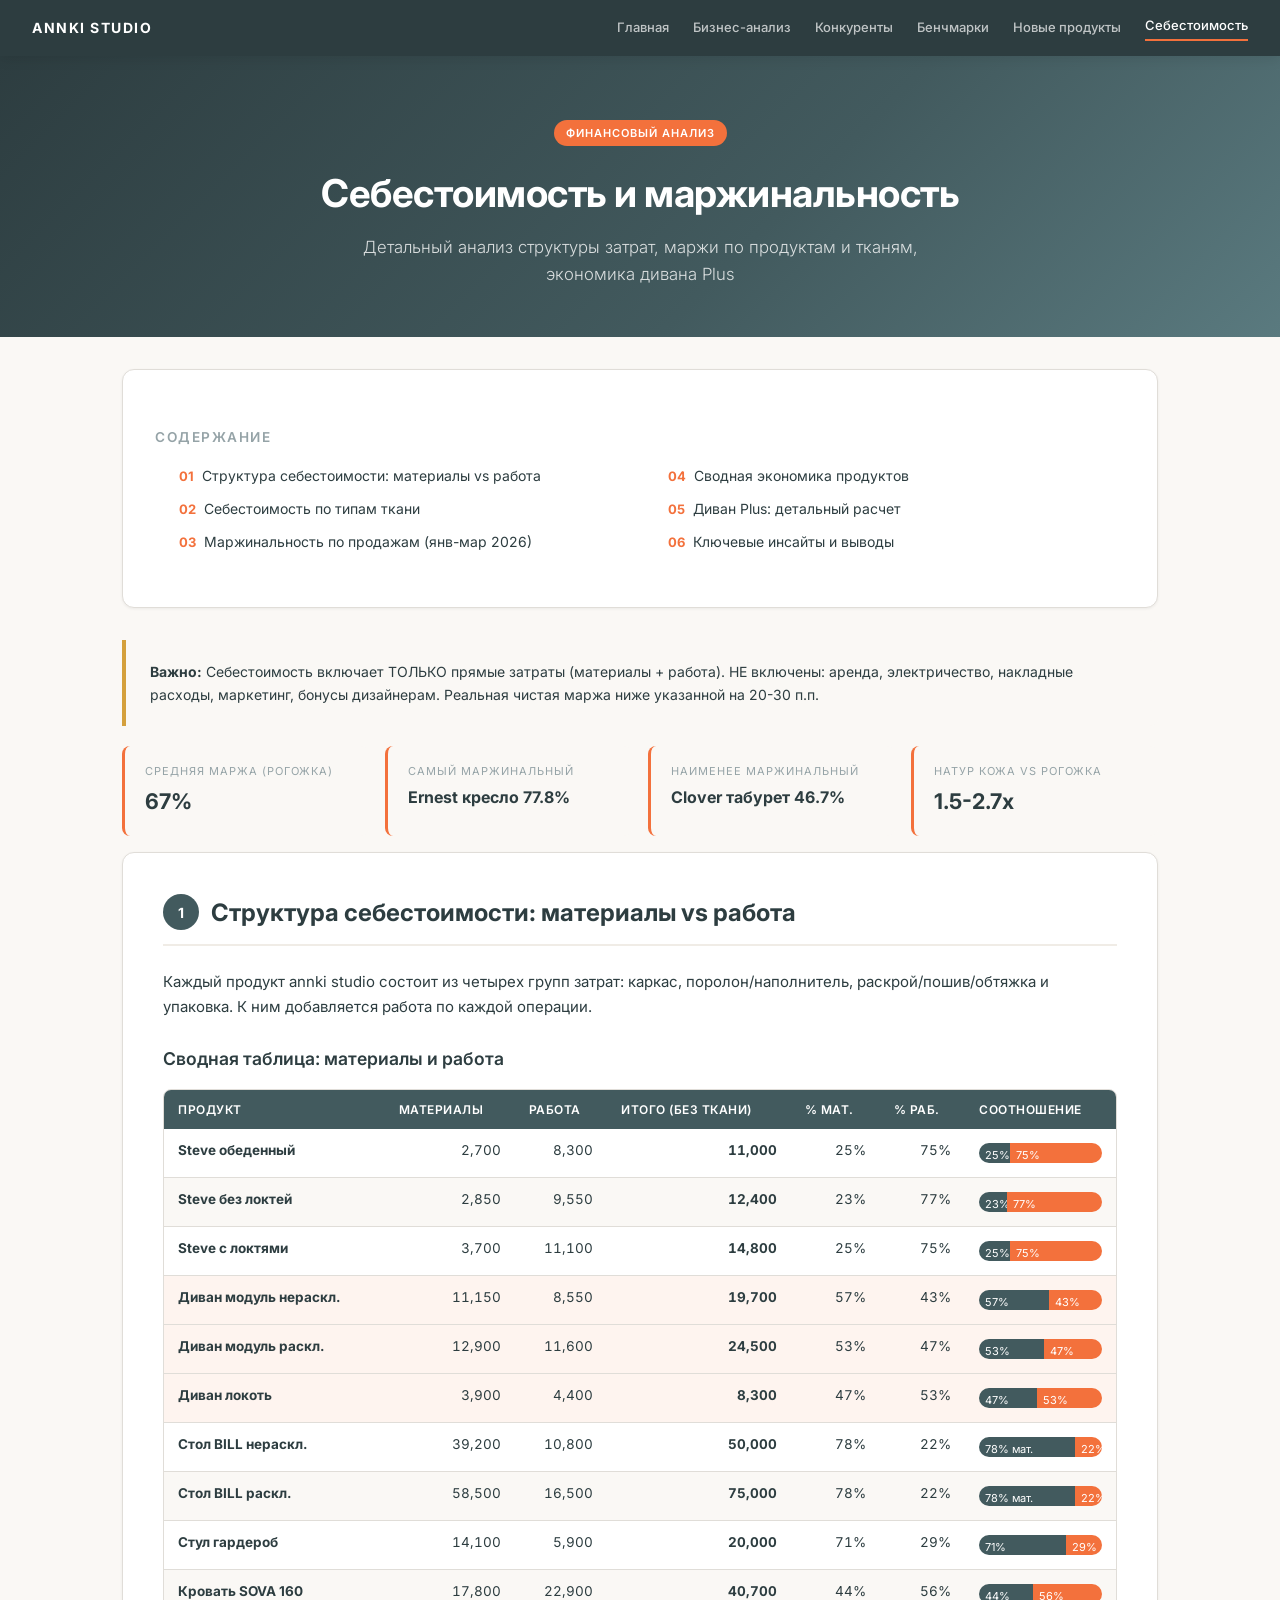
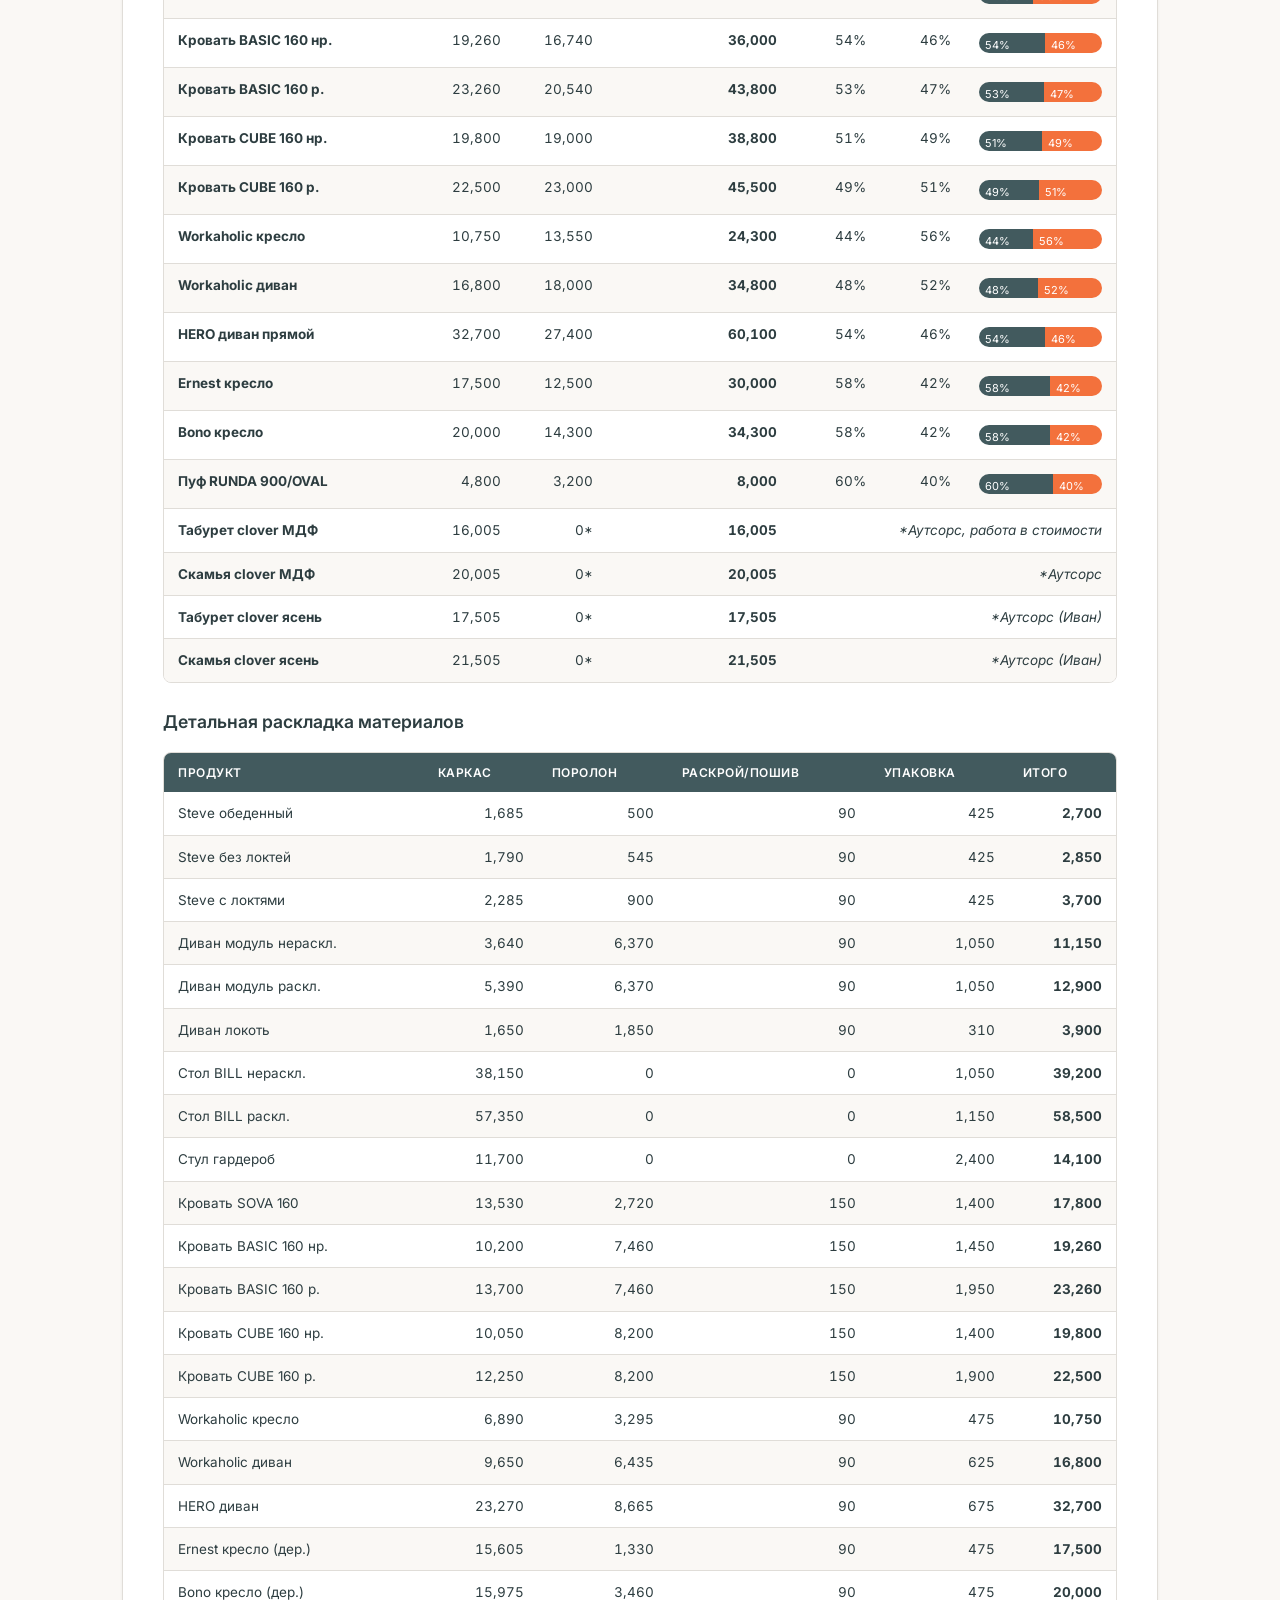
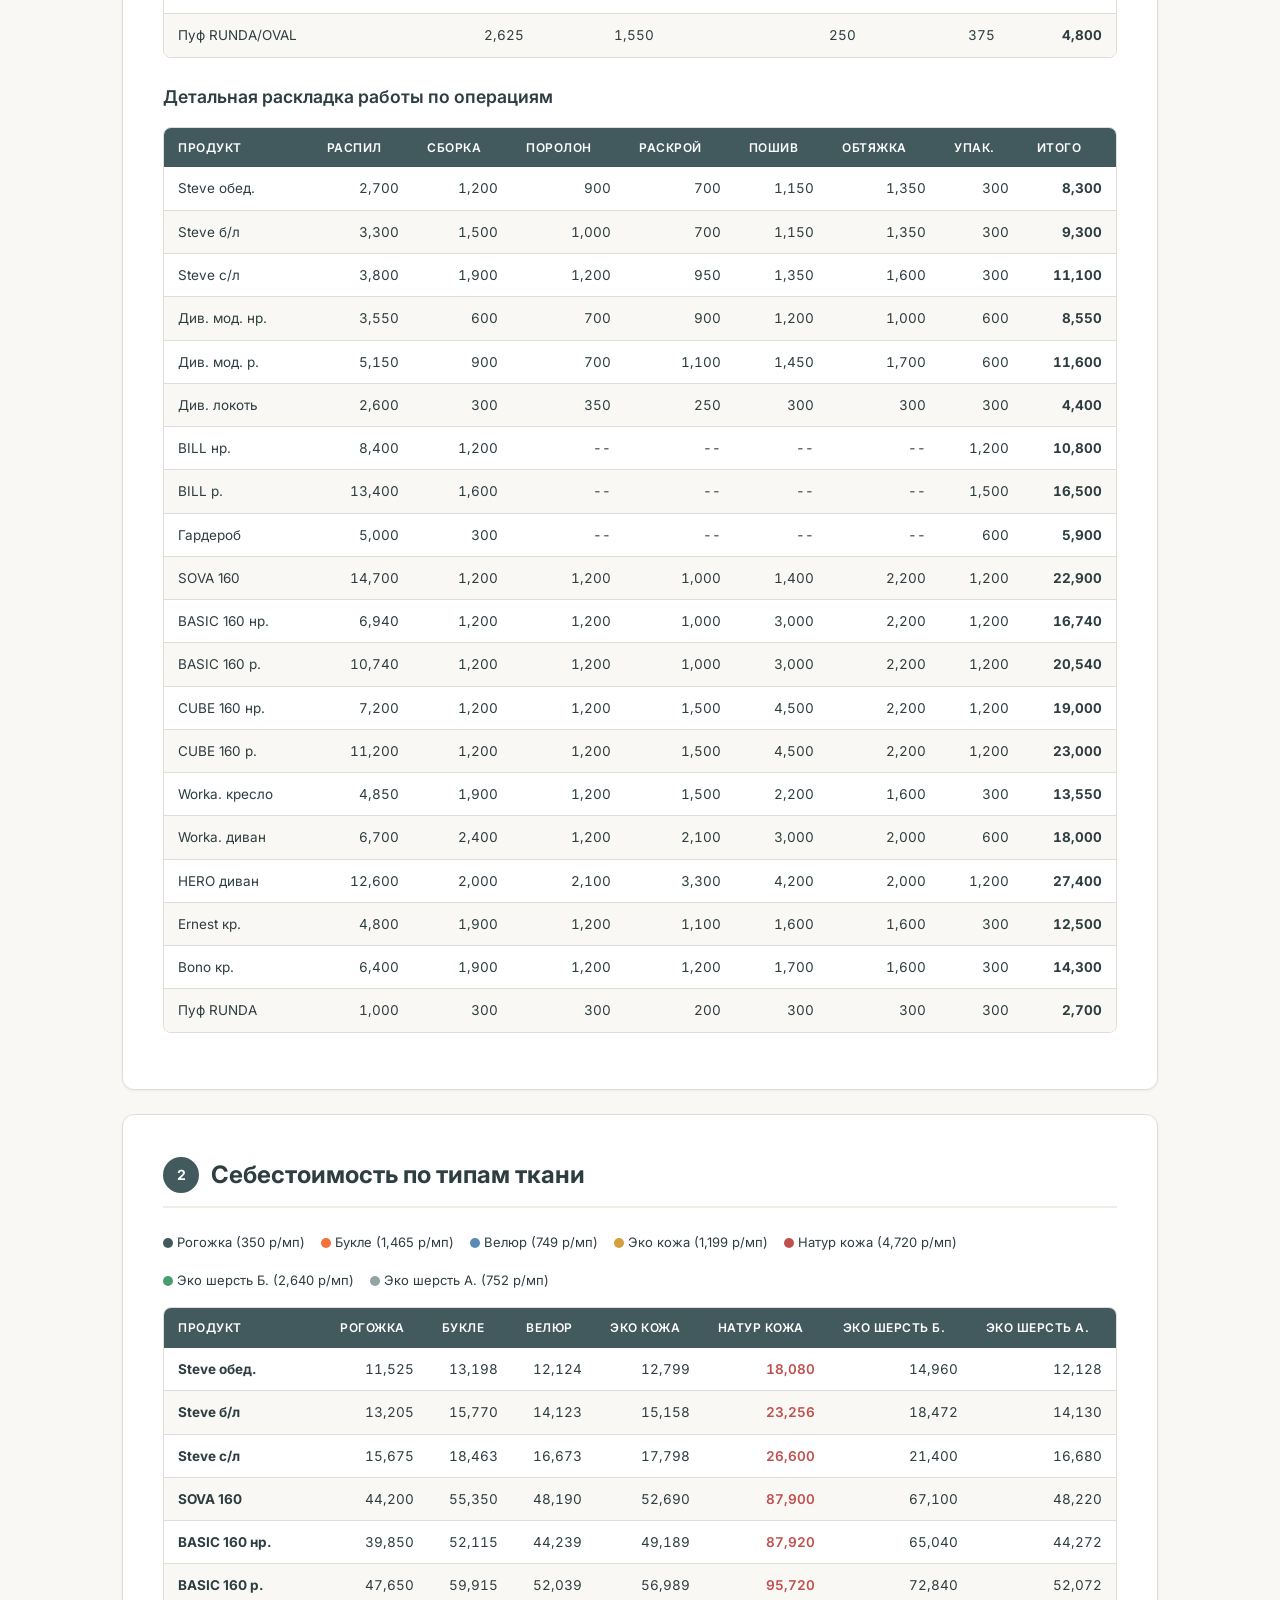
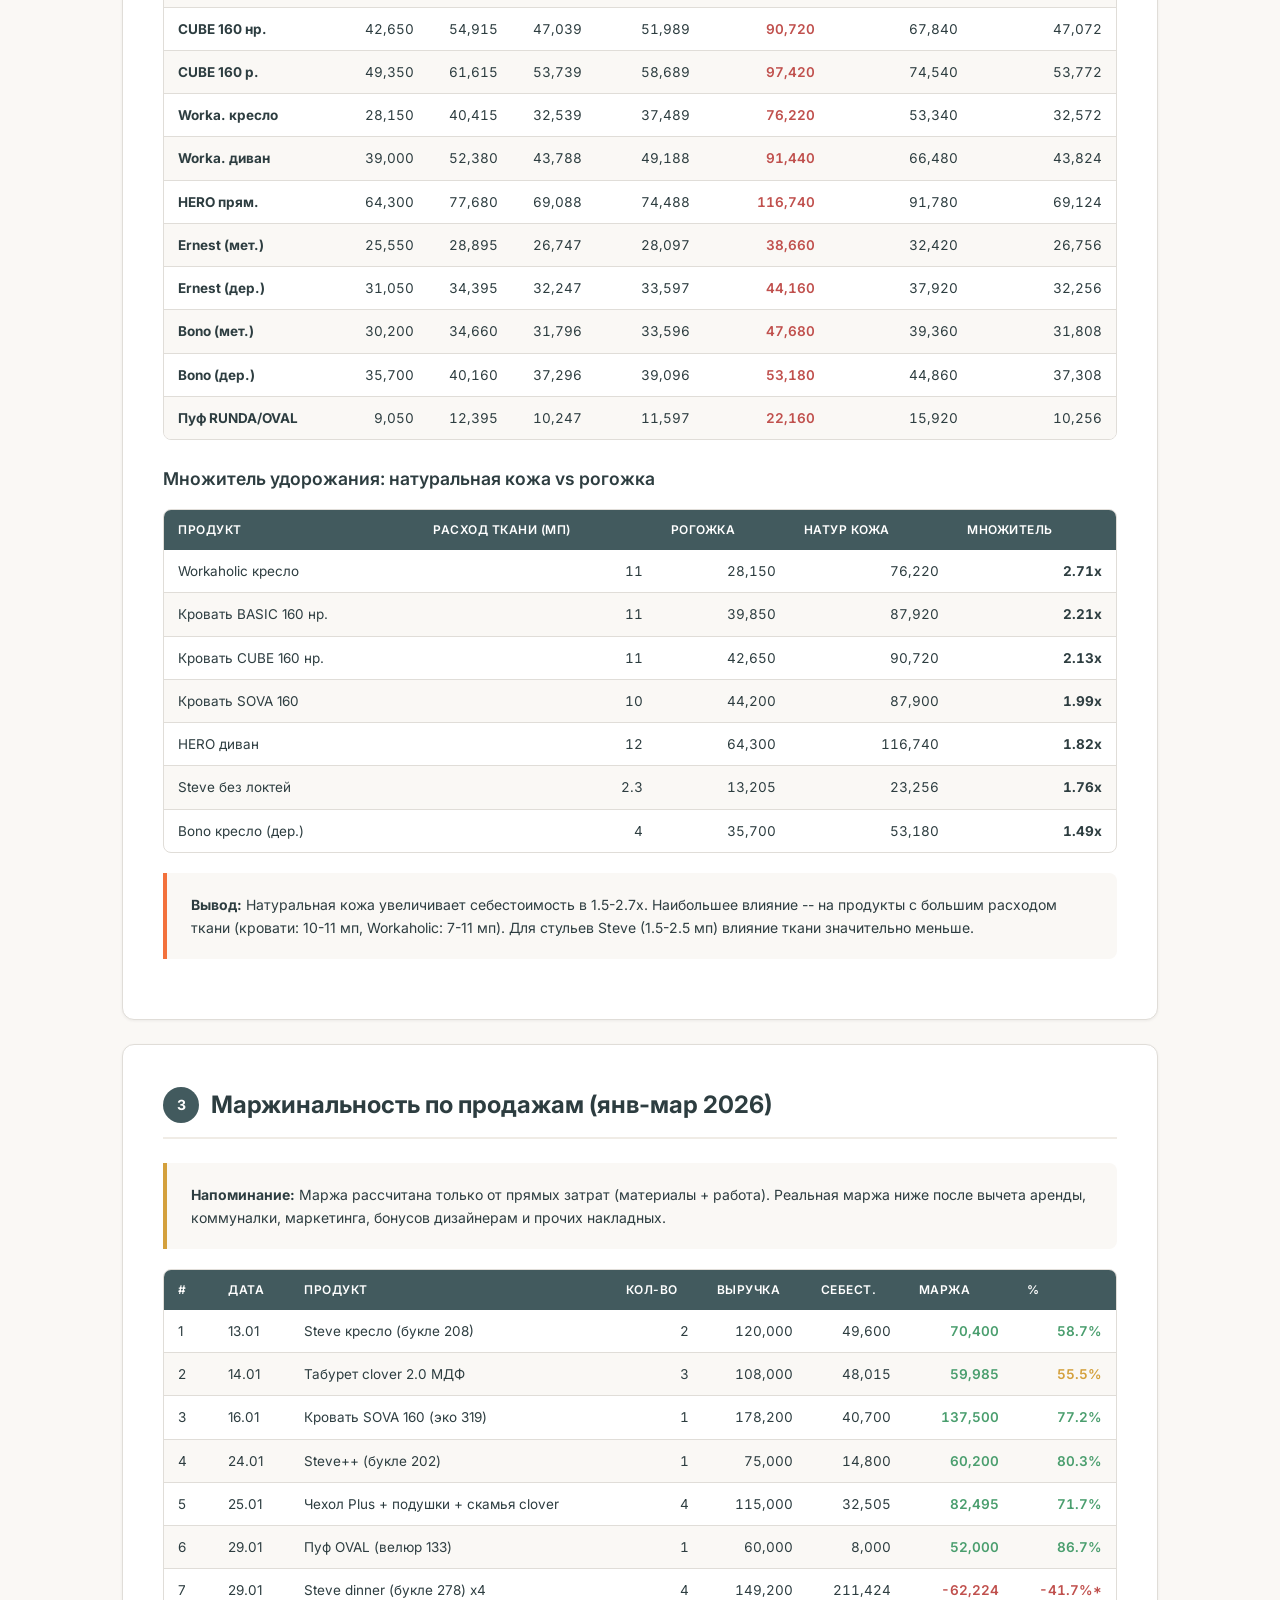
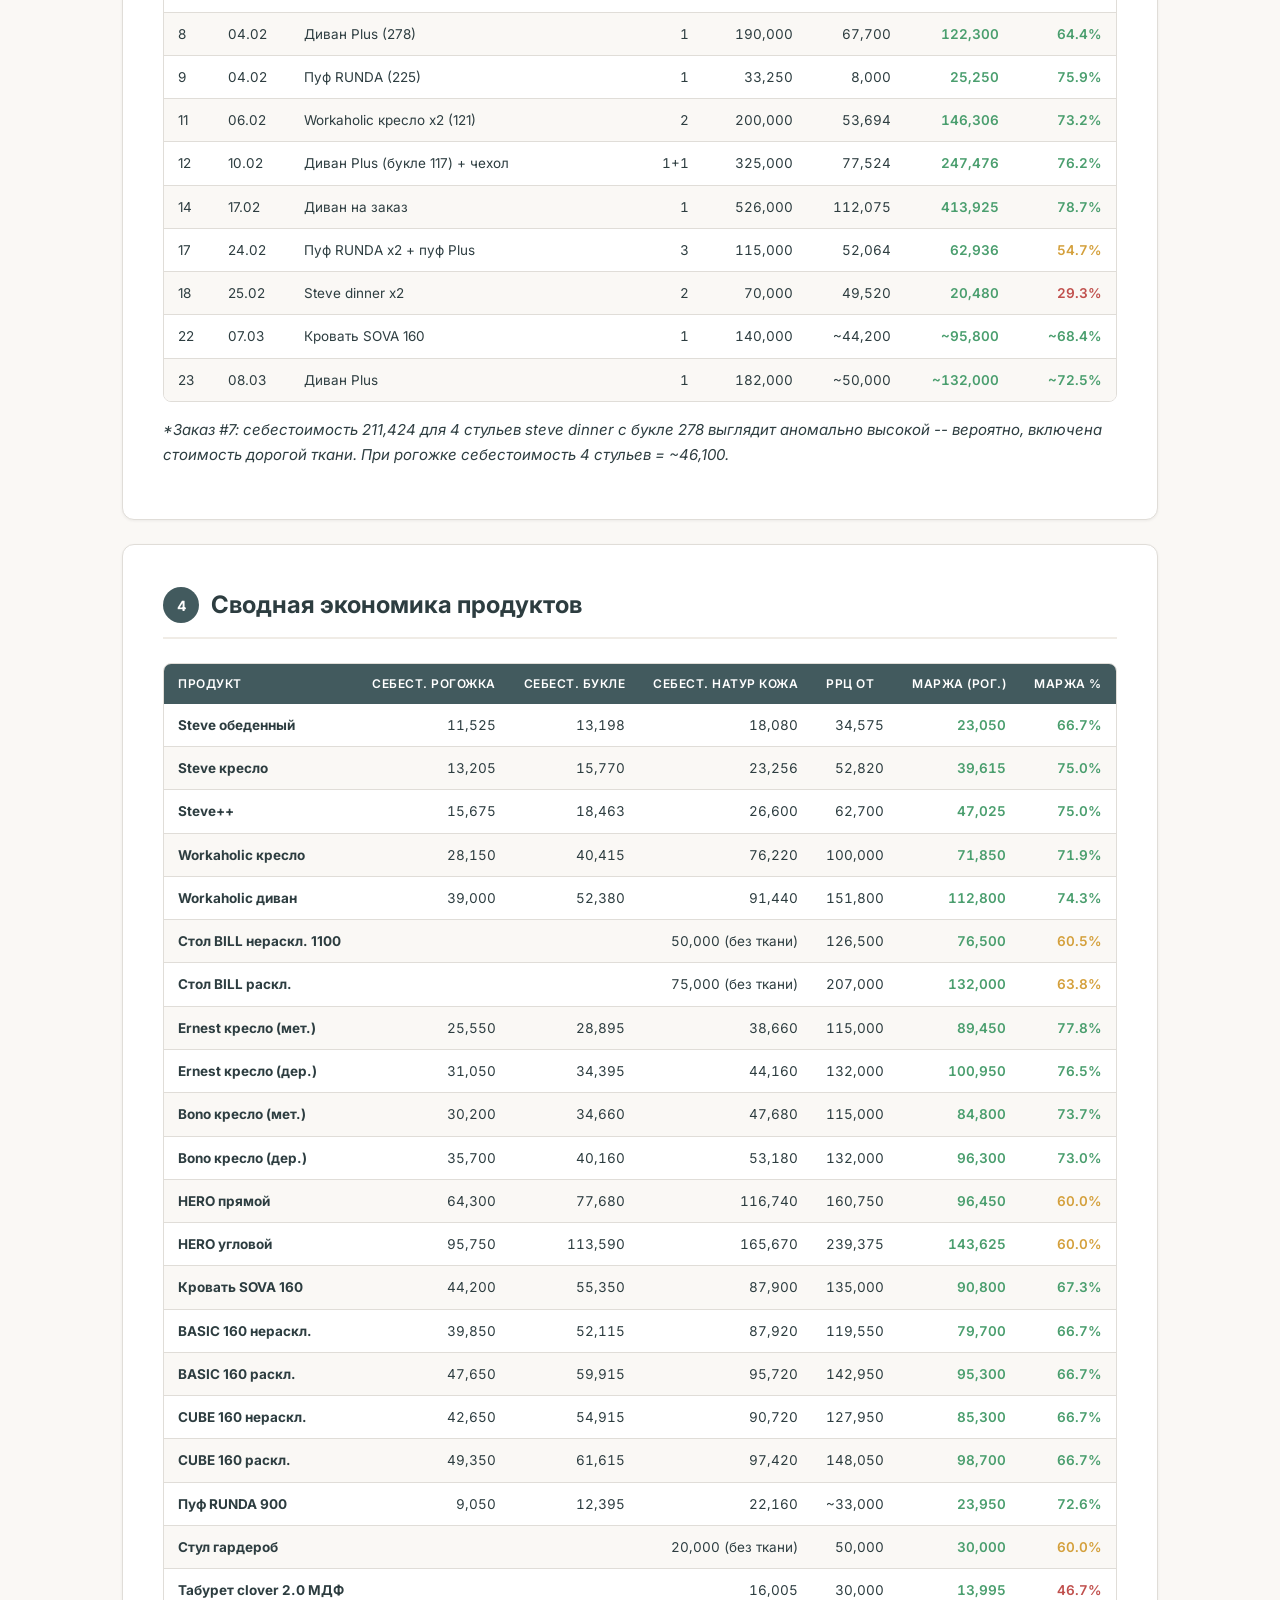
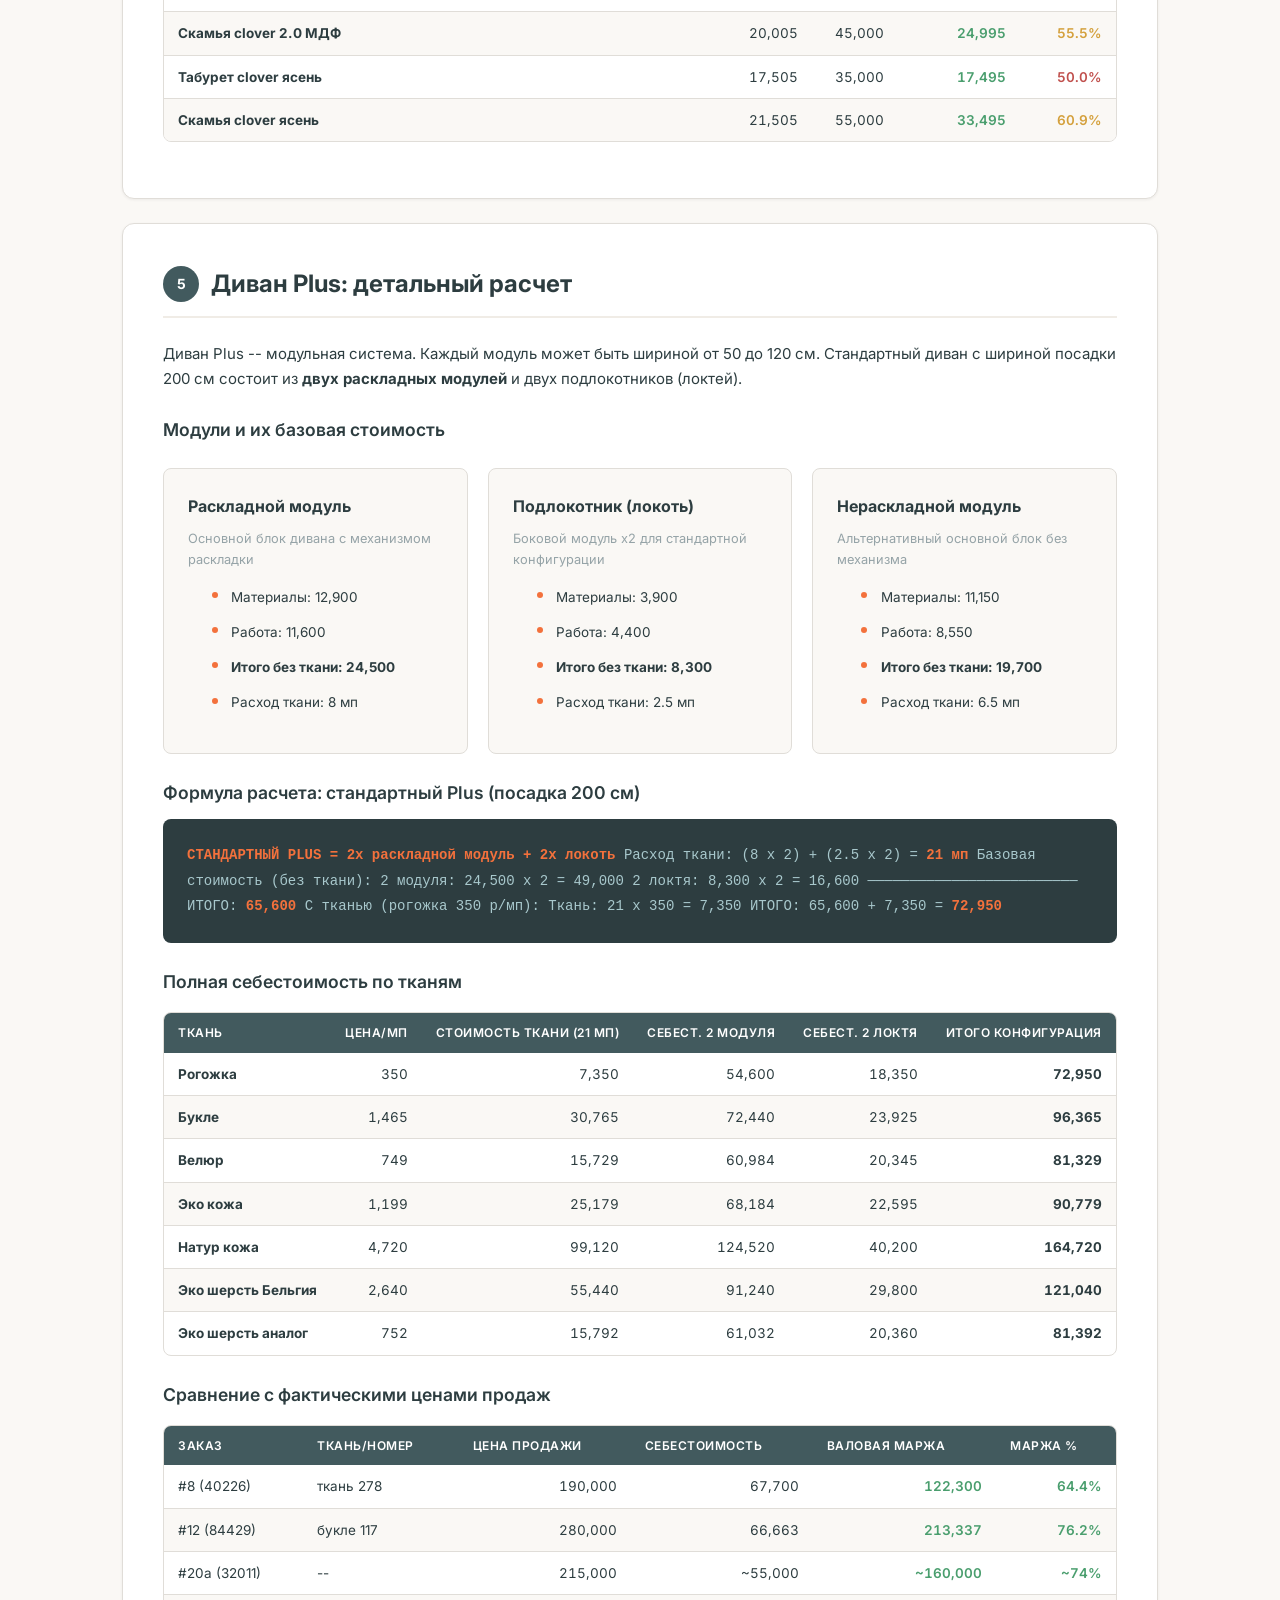
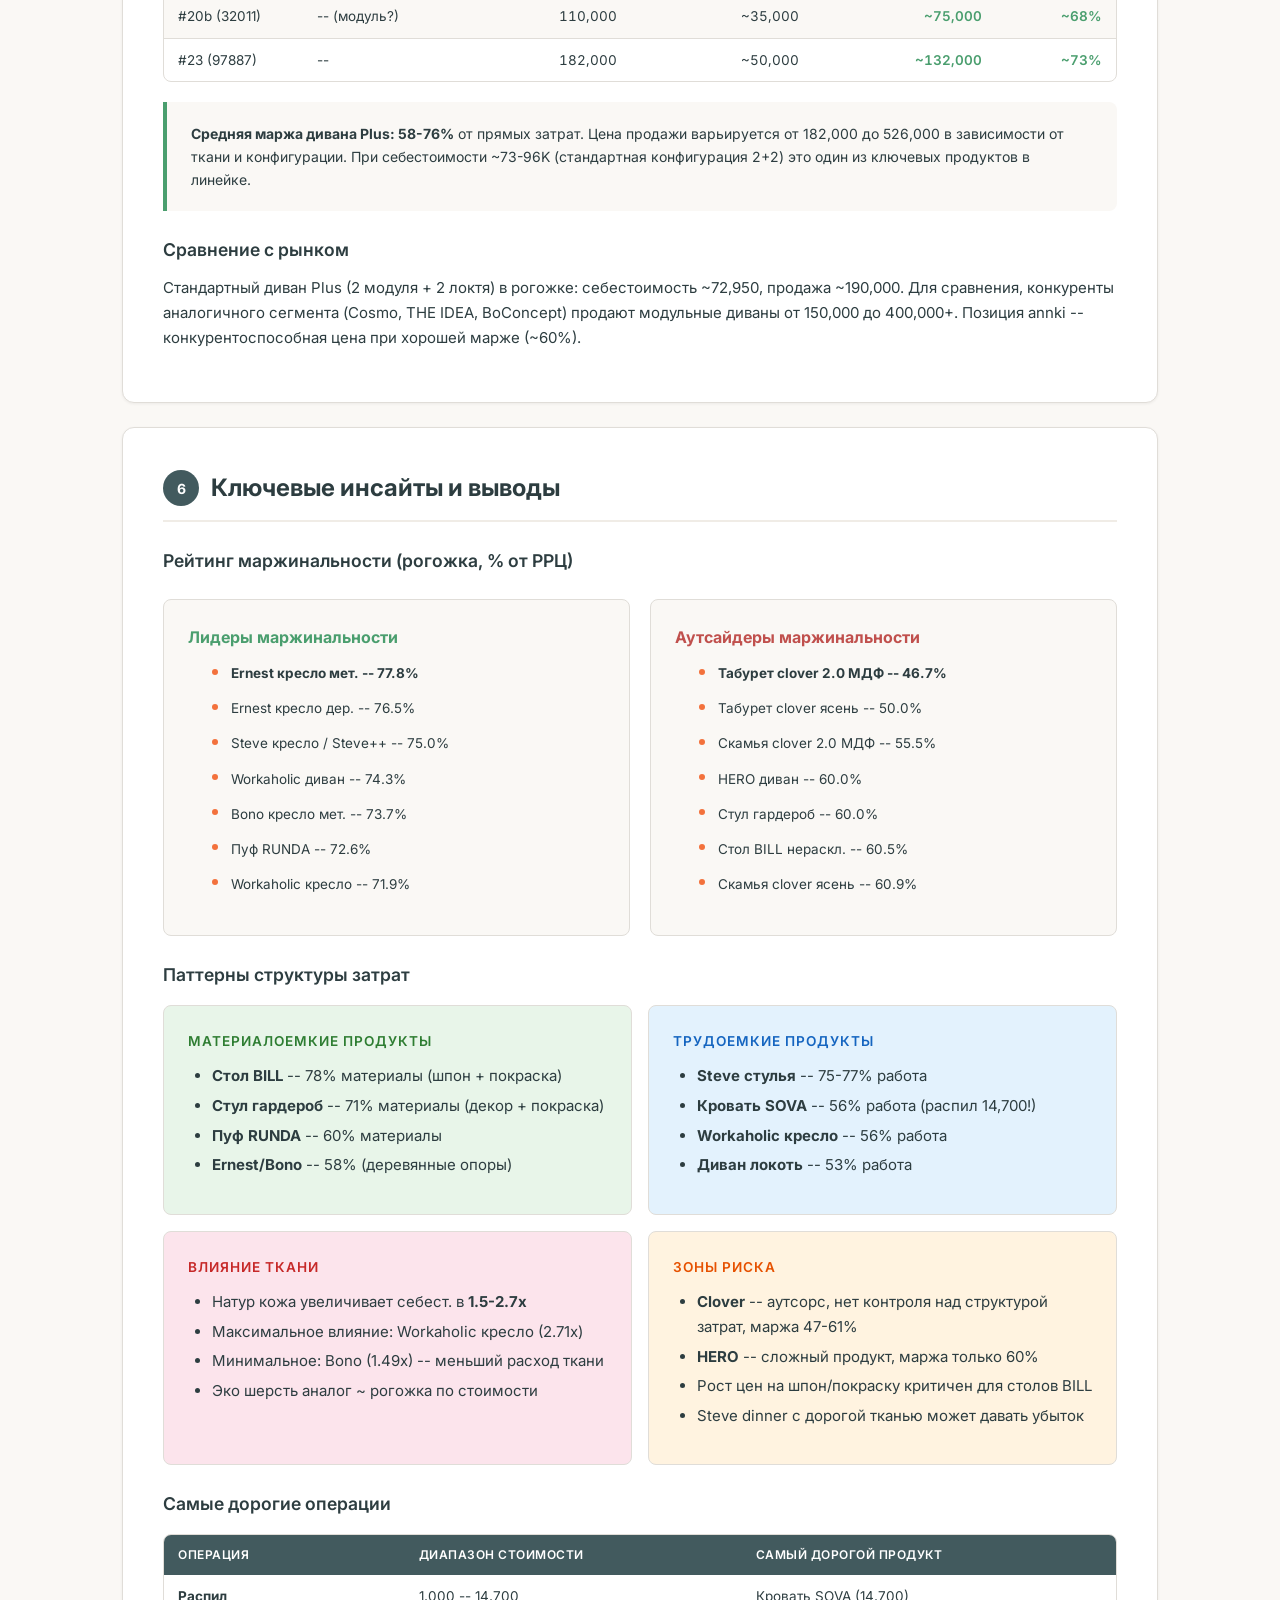
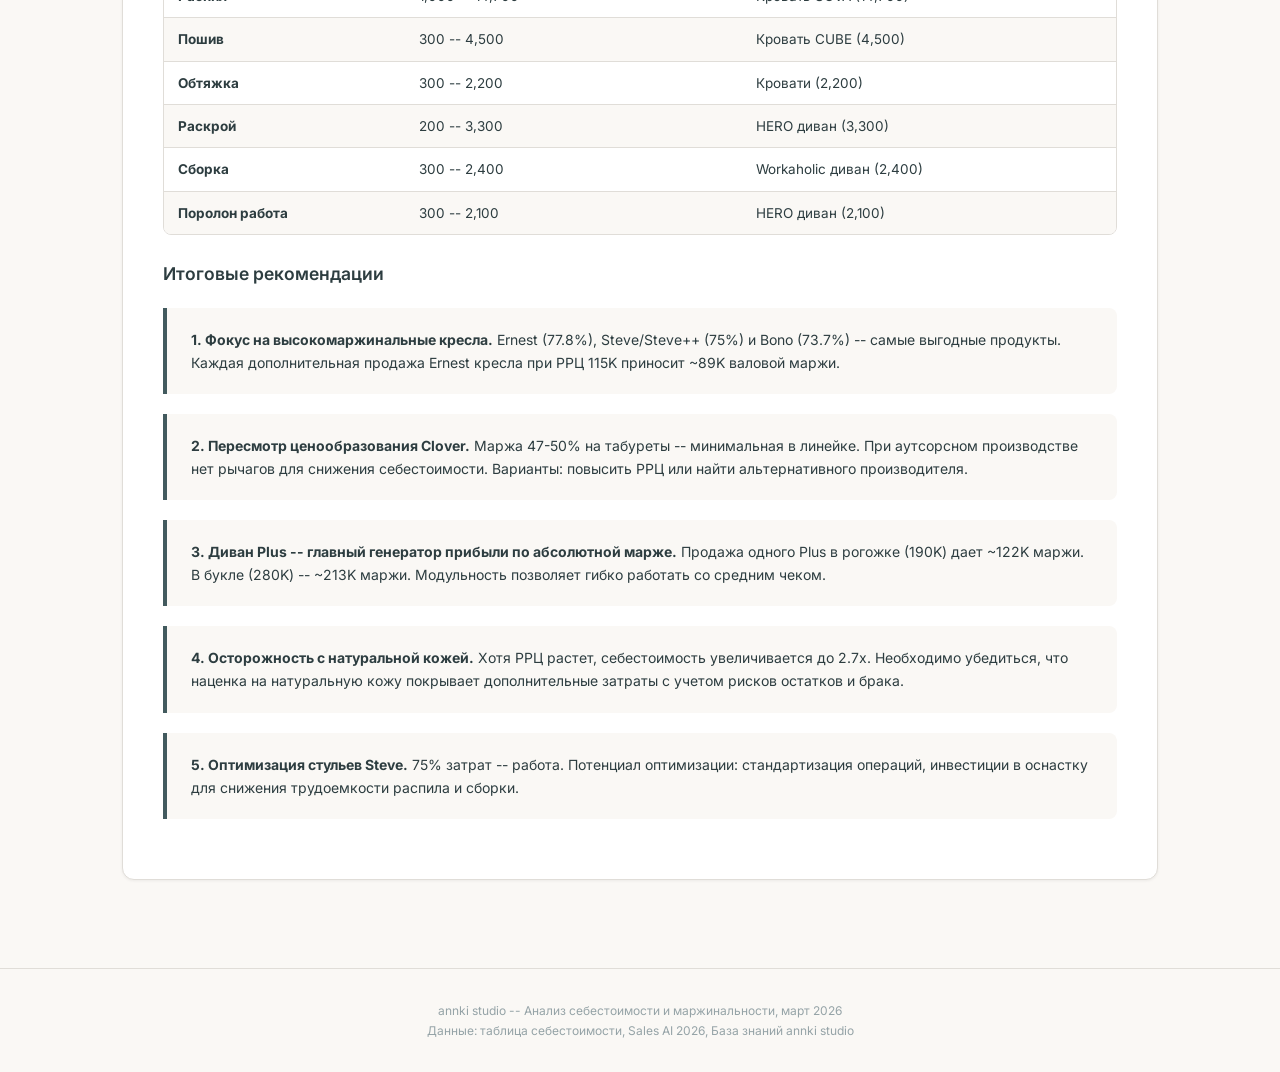
<file: cost-analysis.html>
<!DOCTYPE html>
<html lang="ru">
<head>
  <meta charset="UTF-8">
  <meta name="viewport" content="width=device-width, initial-scale=1.0">
  <title>Себестоимость и маржинальность -- annki studio</title>
  <link rel="stylesheet" href="style.css">
  <style>
    .fabric-legend { display: flex; gap: 1rem; flex-wrap: wrap; margin: 1rem 0; font-size: 13px; }
    .fabric-legend span { display: inline-flex; align-items: center; gap: 4px; }
    .fabric-legend .dot { width: 10px; height: 10px; border-radius: 50%; display: inline-block; }
    .dot-rogojka { background: #425a5e; }
    .dot-bukle { background: #f3713c; }
    .dot-velur { background: #5a8ab5; }
    .dot-eco { background: #d4a03c; }
    .dot-natur { background: #c0504d; }
    .dot-wool-b { background: #4a9e6e; }
    .dot-wool-a { background: #95a3a7; }
    td.num { text-align: right; font-variant-numeric: tabular-nums; }
    .margin-high { color: var(--success); font-weight: 600; }
    .margin-mid { color: var(--warning); font-weight: 600; }
    .margin-low { color: var(--danger); font-weight: 600; }
    .config-block { background: var(--cream); border: 1px solid var(--border); border-radius: var(--radius-sm); padding: 1.5rem; margin: 1rem 0; }
    .config-block h4 { margin-top: 0; }
    .plus-formula { font-family: 'SF Mono', monospace; font-size: 14px; background: var(--primary-dark); color: #a8c8cc; padding: 1.5rem; border-radius: var(--radius-sm); line-height: 1.8; }
    .plus-formula .hl { color: var(--accent); font-weight: 700; }
    .ratio-bar { display: flex; height: 20px; border-radius: 10px; overflow: hidden; margin: 4px 0; }
    .ratio-mat { background: var(--primary); }
    .ratio-lab { background: var(--accent); }
    .ratio-label { font-size: 11px; color: white; line-height: 20px; padding: 0 6px; white-space: nowrap; }
  </style>
</head>
<body>

<!-- Navigation -->
<nav class="top-nav">
  <a href="index.html" class="brand">annki studio</a>
  <a href="index.html">Главная</a>
  <a href="analysis.html">Бизнес-анализ</a>
  <a href="competitors.html">Конкуренты</a>
  <a href="benchmarks.html">Бенчмарки</a>
  <a href="new-products.html">Новые продукты</a>
  <a href="cost-analysis.html" class="active">Себестоимость</a>
</nav>

<!-- Hero -->
<section class="hero">
  <div class="badge">Финансовый анализ</div>
  <h1>Себестоимость и маржинальность</h1>
  <p class="subtitle">Детальный анализ структуры затрат, маржи по продуктам и тканям, экономика дивана Plus</p>
</section>

<div class="container">

  <!-- TOC -->
  <div class="toc">
    <h3>Содержание</h3>
    <ol>
      <li><a href="#part1">Структура себестоимости: материалы vs работа</a></li>
      <li><a href="#part2">Себестоимость по типам ткани</a></li>
      <li><a href="#part3">Маржинальность по продажам (янв-мар 2026)</a></li>
      <li><a href="#part4">Сводная экономика продуктов</a></li>
      <li><a href="#part5">Диван Plus: детальный расчет</a></li>
      <li><a href="#part6">Ключевые инсайты и выводы</a></li>
    </ol>
  </div>

  <!-- Disclaimer -->
  <div class="callout callout-warning">
    <strong>Важно:</strong> Себестоимость включает ТОЛЬКО прямые затраты (материалы + работа). НЕ включены: аренда, электричество, накладные расходы, маркетинг, бонусы дизайнерам. Реальная чистая маржа ниже указанной на 20-30 п.п.
  </div>

  <!-- KPI cards -->
  <div class="kv-grid">
    <div class="kv-item">
      <div class="kv-label">Средняя маржа (рогожка)</div>
      <div class="kv-value">67%</div>
    </div>
    <div class="kv-item">
      <div class="kv-label">Самый маржинальный</div>
      <div class="kv-value small">Ernest кресло 77.8%</div>
    </div>
    <div class="kv-item">
      <div class="kv-label">Наименее маржинальный</div>
      <div class="kv-value small">Clover табурет 46.7%</div>
    </div>
    <div class="kv-item">
      <div class="kv-label">Натур кожа vs рогожка</div>
      <div class="kv-value">1.5-2.7x</div>
    </div>
  </div>

  <!-- Part 1: Cost Structure -->
  <section class="section" id="part1">
    <h2 class="section-title"><span class="num">1</span> Структура себестоимости: материалы vs работа</h2>

    <p>Каждый продукт annki studio состоит из четырех групп затрат: каркас, поролон/наполнитель, раскрой/пошив/обтяжка и упаковка. К ним добавляется работа по каждой операции.</p>

    <h3>Сводная таблица: материалы и работа</h3>
    <div class="table-wrap">
      <table>
        <thead>
          <tr>
            <th>Продукт</th>
            <th>Материалы</th>
            <th>Работа</th>
            <th>Итого (без ткани)</th>
            <th>% мат.</th>
            <th>% раб.</th>
            <th>Соотношение</th>
          </tr>
        </thead>
        <tbody>
          <tr>
            <td><strong>Steve обеденный</strong></td>
            <td class="num">2,700</td>
            <td class="num">8,300</td>
            <td class="num"><strong>11,000</strong></td>
            <td class="num">25%</td>
            <td class="num">75%</td>
            <td><div class="ratio-bar"><div class="ratio-mat" style="width:25%"><span class="ratio-label">25%</span></div><div class="ratio-lab" style="width:75%"><span class="ratio-label">75%</span></div></div></td>
          </tr>
          <tr>
            <td><strong>Steve без локтей</strong></td>
            <td class="num">2,850</td>
            <td class="num">9,550</td>
            <td class="num"><strong>12,400</strong></td>
            <td class="num">23%</td>
            <td class="num">77%</td>
            <td><div class="ratio-bar"><div class="ratio-mat" style="width:23%"><span class="ratio-label">23%</span></div><div class="ratio-lab" style="width:77%"><span class="ratio-label">77%</span></div></div></td>
          </tr>
          <tr>
            <td><strong>Steve с локтями</strong></td>
            <td class="num">3,700</td>
            <td class="num">11,100</td>
            <td class="num"><strong>14,800</strong></td>
            <td class="num">25%</td>
            <td class="num">75%</td>
            <td><div class="ratio-bar"><div class="ratio-mat" style="width:25%"><span class="ratio-label">25%</span></div><div class="ratio-lab" style="width:75%"><span class="ratio-label">75%</span></div></div></td>
          </tr>
          <tr class="cell-highlight">
            <td><strong>Диван модуль нераскл.</strong></td>
            <td class="num">11,150</td>
            <td class="num">8,550</td>
            <td class="num"><strong>19,700</strong></td>
            <td class="num">57%</td>
            <td class="num">43%</td>
            <td><div class="ratio-bar"><div class="ratio-mat" style="width:57%"><span class="ratio-label">57%</span></div><div class="ratio-lab" style="width:43%"><span class="ratio-label">43%</span></div></div></td>
          </tr>
          <tr class="cell-highlight">
            <td><strong>Диван модуль раскл.</strong></td>
            <td class="num">12,900</td>
            <td class="num">11,600</td>
            <td class="num"><strong>24,500</strong></td>
            <td class="num">53%</td>
            <td class="num">47%</td>
            <td><div class="ratio-bar"><div class="ratio-mat" style="width:53%"><span class="ratio-label">53%</span></div><div class="ratio-lab" style="width:47%"><span class="ratio-label">47%</span></div></div></td>
          </tr>
          <tr class="cell-highlight">
            <td><strong>Диван локоть</strong></td>
            <td class="num">3,900</td>
            <td class="num">4,400</td>
            <td class="num"><strong>8,300</strong></td>
            <td class="num">47%</td>
            <td class="num">53%</td>
            <td><div class="ratio-bar"><div class="ratio-mat" style="width:47%"><span class="ratio-label">47%</span></div><div class="ratio-lab" style="width:53%"><span class="ratio-label">53%</span></div></div></td>
          </tr>
          <tr>
            <td><strong>Стол BILL нераскл.</strong></td>
            <td class="num">39,200</td>
            <td class="num">10,800</td>
            <td class="num"><strong>50,000</strong></td>
            <td class="num">78%</td>
            <td class="num">22%</td>
            <td><div class="ratio-bar"><div class="ratio-mat" style="width:78%"><span class="ratio-label">78% мат.</span></div><div class="ratio-lab" style="width:22%"><span class="ratio-label">22%</span></div></div></td>
          </tr>
          <tr>
            <td><strong>Стол BILL раскл.</strong></td>
            <td class="num">58,500</td>
            <td class="num">16,500</td>
            <td class="num"><strong>75,000</strong></td>
            <td class="num">78%</td>
            <td class="num">22%</td>
            <td><div class="ratio-bar"><div class="ratio-mat" style="width:78%"><span class="ratio-label">78% мат.</span></div><div class="ratio-lab" style="width:22%"><span class="ratio-label">22%</span></div></div></td>
          </tr>
          <tr>
            <td><strong>Стул гардероб</strong></td>
            <td class="num">14,100</td>
            <td class="num">5,900</td>
            <td class="num"><strong>20,000</strong></td>
            <td class="num">71%</td>
            <td class="num">29%</td>
            <td><div class="ratio-bar"><div class="ratio-mat" style="width:71%"><span class="ratio-label">71%</span></div><div class="ratio-lab" style="width:29%"><span class="ratio-label">29%</span></div></div></td>
          </tr>
          <tr>
            <td><strong>Кровать SOVA 160</strong></td>
            <td class="num">17,800</td>
            <td class="num">22,900</td>
            <td class="num"><strong>40,700</strong></td>
            <td class="num">44%</td>
            <td class="num">56%</td>
            <td><div class="ratio-bar"><div class="ratio-mat" style="width:44%"><span class="ratio-label">44%</span></div><div class="ratio-lab" style="width:56%"><span class="ratio-label">56%</span></div></div></td>
          </tr>
          <tr>
            <td><strong>Кровать BASIC 160 нр.</strong></td>
            <td class="num">19,260</td>
            <td class="num">16,740</td>
            <td class="num"><strong>36,000</strong></td>
            <td class="num">54%</td>
            <td class="num">46%</td>
            <td><div class="ratio-bar"><div class="ratio-mat" style="width:54%"><span class="ratio-label">54%</span></div><div class="ratio-lab" style="width:46%"><span class="ratio-label">46%</span></div></div></td>
          </tr>
          <tr>
            <td><strong>Кровать BASIC 160 р.</strong></td>
            <td class="num">23,260</td>
            <td class="num">20,540</td>
            <td class="num"><strong>43,800</strong></td>
            <td class="num">53%</td>
            <td class="num">47%</td>
            <td><div class="ratio-bar"><div class="ratio-mat" style="width:53%"><span class="ratio-label">53%</span></div><div class="ratio-lab" style="width:47%"><span class="ratio-label">47%</span></div></div></td>
          </tr>
          <tr>
            <td><strong>Кровать CUBE 160 нр.</strong></td>
            <td class="num">19,800</td>
            <td class="num">19,000</td>
            <td class="num"><strong>38,800</strong></td>
            <td class="num">51%</td>
            <td class="num">49%</td>
            <td><div class="ratio-bar"><div class="ratio-mat" style="width:51%"><span class="ratio-label">51%</span></div><div class="ratio-lab" style="width:49%"><span class="ratio-label">49%</span></div></div></td>
          </tr>
          <tr>
            <td><strong>Кровать CUBE 160 р.</strong></td>
            <td class="num">22,500</td>
            <td class="num">23,000</td>
            <td class="num"><strong>45,500</strong></td>
            <td class="num">49%</td>
            <td class="num">51%</td>
            <td><div class="ratio-bar"><div class="ratio-mat" style="width:49%"><span class="ratio-label">49%</span></div><div class="ratio-lab" style="width:51%"><span class="ratio-label">51%</span></div></div></td>
          </tr>
          <tr>
            <td><strong>Workaholic кресло</strong></td>
            <td class="num">10,750</td>
            <td class="num">13,550</td>
            <td class="num"><strong>24,300</strong></td>
            <td class="num">44%</td>
            <td class="num">56%</td>
            <td><div class="ratio-bar"><div class="ratio-mat" style="width:44%"><span class="ratio-label">44%</span></div><div class="ratio-lab" style="width:56%"><span class="ratio-label">56%</span></div></div></td>
          </tr>
          <tr>
            <td><strong>Workaholic диван</strong></td>
            <td class="num">16,800</td>
            <td class="num">18,000</td>
            <td class="num"><strong>34,800</strong></td>
            <td class="num">48%</td>
            <td class="num">52%</td>
            <td><div class="ratio-bar"><div class="ratio-mat" style="width:48%"><span class="ratio-label">48%</span></div><div class="ratio-lab" style="width:52%"><span class="ratio-label">52%</span></div></div></td>
          </tr>
          <tr>
            <td><strong>HERO диван прямой</strong></td>
            <td class="num">32,700</td>
            <td class="num">27,400</td>
            <td class="num"><strong>60,100</strong></td>
            <td class="num">54%</td>
            <td class="num">46%</td>
            <td><div class="ratio-bar"><div class="ratio-mat" style="width:54%"><span class="ratio-label">54%</span></div><div class="ratio-lab" style="width:46%"><span class="ratio-label">46%</span></div></div></td>
          </tr>
          <tr>
            <td><strong>Ernest кресло</strong></td>
            <td class="num">17,500</td>
            <td class="num">12,500</td>
            <td class="num"><strong>30,000</strong></td>
            <td class="num">58%</td>
            <td class="num">42%</td>
            <td><div class="ratio-bar"><div class="ratio-mat" style="width:58%"><span class="ratio-label">58%</span></div><div class="ratio-lab" style="width:42%"><span class="ratio-label">42%</span></div></div></td>
          </tr>
          <tr>
            <td><strong>Bono кресло</strong></td>
            <td class="num">20,000</td>
            <td class="num">14,300</td>
            <td class="num"><strong>34,300</strong></td>
            <td class="num">58%</td>
            <td class="num">42%</td>
            <td><div class="ratio-bar"><div class="ratio-mat" style="width:58%"><span class="ratio-label">58%</span></div><div class="ratio-lab" style="width:42%"><span class="ratio-label">42%</span></div></div></td>
          </tr>
          <tr>
            <td><strong>Пуф RUNDA 900/OVAL</strong></td>
            <td class="num">4,800</td>
            <td class="num">3,200</td>
            <td class="num"><strong>8,000</strong></td>
            <td class="num">60%</td>
            <td class="num">40%</td>
            <td><div class="ratio-bar"><div class="ratio-mat" style="width:60%"><span class="ratio-label">60%</span></div><div class="ratio-lab" style="width:40%"><span class="ratio-label">40%</span></div></div></td>
          </tr>
          <tr>
            <td><strong>Табурет clover МДФ</strong></td>
            <td class="num">16,005</td>
            <td class="num">0*</td>
            <td class="num"><strong>16,005</strong></td>
            <td class="num" colspan="3"><em>*Аутсорс, работа в стоимости</em></td>
          </tr>
          <tr>
            <td><strong>Скамья clover МДФ</strong></td>
            <td class="num">20,005</td>
            <td class="num">0*</td>
            <td class="num"><strong>20,005</strong></td>
            <td class="num" colspan="3"><em>*Аутсорс</em></td>
          </tr>
          <tr>
            <td><strong>Табурет clover ясень</strong></td>
            <td class="num">17,505</td>
            <td class="num">0*</td>
            <td class="num"><strong>17,505</strong></td>
            <td class="num" colspan="3"><em>*Аутсорс (Иван)</em></td>
          </tr>
          <tr>
            <td><strong>Скамья clover ясень</strong></td>
            <td class="num">21,505</td>
            <td class="num">0*</td>
            <td class="num"><strong>21,505</strong></td>
            <td class="num" colspan="3"><em>*Аутсорс (Иван)</em></td>
          </tr>
        </tbody>
      </table>
    </div>

    <h3>Детальная раскладка материалов</h3>
    <div class="table-wrap">
      <table>
        <thead>
          <tr><th>Продукт</th><th>Каркас</th><th>Поролон</th><th>Раскрой/пошив</th><th>Упаковка</th><th>Итого</th></tr>
        </thead>
        <tbody>
          <tr><td>Steve обеденный</td><td class="num">1,685</td><td class="num">500</td><td class="num">90</td><td class="num">425</td><td class="num"><strong>2,700</strong></td></tr>
          <tr><td>Steve без локтей</td><td class="num">1,790</td><td class="num">545</td><td class="num">90</td><td class="num">425</td><td class="num"><strong>2,850</strong></td></tr>
          <tr><td>Steve с локтями</td><td class="num">2,285</td><td class="num">900</td><td class="num">90</td><td class="num">425</td><td class="num"><strong>3,700</strong></td></tr>
          <tr><td>Диван модуль нераскл.</td><td class="num">3,640</td><td class="num">6,370</td><td class="num">90</td><td class="num">1,050</td><td class="num"><strong>11,150</strong></td></tr>
          <tr><td>Диван модуль раскл.</td><td class="num">5,390</td><td class="num">6,370</td><td class="num">90</td><td class="num">1,050</td><td class="num"><strong>12,900</strong></td></tr>
          <tr><td>Диван локоть</td><td class="num">1,650</td><td class="num">1,850</td><td class="num">90</td><td class="num">310</td><td class="num"><strong>3,900</strong></td></tr>
          <tr><td>Стол BILL нераскл.</td><td class="num">38,150</td><td class="num">0</td><td class="num">0</td><td class="num">1,050</td><td class="num"><strong>39,200</strong></td></tr>
          <tr><td>Стол BILL раскл.</td><td class="num">57,350</td><td class="num">0</td><td class="num">0</td><td class="num">1,150</td><td class="num"><strong>58,500</strong></td></tr>
          <tr><td>Стул гардероб</td><td class="num">11,700</td><td class="num">0</td><td class="num">0</td><td class="num">2,400</td><td class="num"><strong>14,100</strong></td></tr>
          <tr><td>Кровать SOVA 160</td><td class="num">13,530</td><td class="num">2,720</td><td class="num">150</td><td class="num">1,400</td><td class="num"><strong>17,800</strong></td></tr>
          <tr><td>Кровать BASIC 160 нр.</td><td class="num">10,200</td><td class="num">7,460</td><td class="num">150</td><td class="num">1,450</td><td class="num"><strong>19,260</strong></td></tr>
          <tr><td>Кровать BASIC 160 р.</td><td class="num">13,700</td><td class="num">7,460</td><td class="num">150</td><td class="num">1,950</td><td class="num"><strong>23,260</strong></td></tr>
          <tr><td>Кровать CUBE 160 нр.</td><td class="num">10,050</td><td class="num">8,200</td><td class="num">150</td><td class="num">1,400</td><td class="num"><strong>19,800</strong></td></tr>
          <tr><td>Кровать CUBE 160 р.</td><td class="num">12,250</td><td class="num">8,200</td><td class="num">150</td><td class="num">1,900</td><td class="num"><strong>22,500</strong></td></tr>
          <tr><td>Workaholic кресло</td><td class="num">6,890</td><td class="num">3,295</td><td class="num">90</td><td class="num">475</td><td class="num"><strong>10,750</strong></td></tr>
          <tr><td>Workaholic диван</td><td class="num">9,650</td><td class="num">6,435</td><td class="num">90</td><td class="num">625</td><td class="num"><strong>16,800</strong></td></tr>
          <tr><td>HERO диван</td><td class="num">23,270</td><td class="num">8,665</td><td class="num">90</td><td class="num">675</td><td class="num"><strong>32,700</strong></td></tr>
          <tr><td>Ernest кресло (дер.)</td><td class="num">15,605</td><td class="num">1,330</td><td class="num">90</td><td class="num">475</td><td class="num"><strong>17,500</strong></td></tr>
          <tr><td>Bono кресло (дер.)</td><td class="num">15,975</td><td class="num">3,460</td><td class="num">90</td><td class="num">475</td><td class="num"><strong>20,000</strong></td></tr>
          <tr><td>Пуф RUNDA/OVAL</td><td class="num">2,625</td><td class="num">1,550</td><td class="num">250</td><td class="num">375</td><td class="num"><strong>4,800</strong></td></tr>
        </tbody>
      </table>
    </div>

    <h3>Детальная раскладка работы по операциям</h3>
    <div class="table-wrap">
      <table>
        <thead>
          <tr><th>Продукт</th><th>Распил</th><th>Сборка</th><th>Поролон</th><th>Раскрой</th><th>Пошив</th><th>Обтяжка</th><th>Упак.</th><th>Итого</th></tr>
        </thead>
        <tbody>
          <tr><td>Steve обед.</td><td class="num">2,700</td><td class="num">1,200</td><td class="num">900</td><td class="num">700</td><td class="num">1,150</td><td class="num">1,350</td><td class="num">300</td><td class="num"><strong>8,300</strong></td></tr>
          <tr><td>Steve б/л</td><td class="num">3,300</td><td class="num">1,500</td><td class="num">1,000</td><td class="num">700</td><td class="num">1,150</td><td class="num">1,350</td><td class="num">300</td><td class="num"><strong>9,300</strong></td></tr>
          <tr><td>Steve с/л</td><td class="num">3,800</td><td class="num">1,900</td><td class="num">1,200</td><td class="num">950</td><td class="num">1,350</td><td class="num">1,600</td><td class="num">300</td><td class="num"><strong>11,100</strong></td></tr>
          <tr><td>Див. мод. нр.</td><td class="num">3,550</td><td class="num">600</td><td class="num">700</td><td class="num">900</td><td class="num">1,200</td><td class="num">1,000</td><td class="num">600</td><td class="num"><strong>8,550</strong></td></tr>
          <tr><td>Див. мод. р.</td><td class="num">5,150</td><td class="num">900</td><td class="num">700</td><td class="num">1,100</td><td class="num">1,450</td><td class="num">1,700</td><td class="num">600</td><td class="num"><strong>11,600</strong></td></tr>
          <tr><td>Див. локоть</td><td class="num">2,600</td><td class="num">300</td><td class="num">350</td><td class="num">250</td><td class="num">300</td><td class="num">300</td><td class="num">300</td><td class="num"><strong>4,400</strong></td></tr>
          <tr><td>BILL нр.</td><td class="num">8,400</td><td class="num">1,200</td><td class="num">--</td><td class="num">--</td><td class="num">--</td><td class="num">--</td><td class="num">1,200</td><td class="num"><strong>10,800</strong></td></tr>
          <tr><td>BILL р.</td><td class="num">13,400</td><td class="num">1,600</td><td class="num">--</td><td class="num">--</td><td class="num">--</td><td class="num">--</td><td class="num">1,500</td><td class="num"><strong>16,500</strong></td></tr>
          <tr><td>Гардероб</td><td class="num">5,000</td><td class="num">300</td><td class="num">--</td><td class="num">--</td><td class="num">--</td><td class="num">--</td><td class="num">600</td><td class="num"><strong>5,900</strong></td></tr>
          <tr><td>SOVA 160</td><td class="num">14,700</td><td class="num">1,200</td><td class="num">1,200</td><td class="num">1,000</td><td class="num">1,400</td><td class="num">2,200</td><td class="num">1,200</td><td class="num"><strong>22,900</strong></td></tr>
          <tr><td>BASIC 160 нр.</td><td class="num">6,940</td><td class="num">1,200</td><td class="num">1,200</td><td class="num">1,000</td><td class="num">3,000</td><td class="num">2,200</td><td class="num">1,200</td><td class="num"><strong>16,740</strong></td></tr>
          <tr><td>BASIC 160 р.</td><td class="num">10,740</td><td class="num">1,200</td><td class="num">1,200</td><td class="num">1,000</td><td class="num">3,000</td><td class="num">2,200</td><td class="num">1,200</td><td class="num"><strong>20,540</strong></td></tr>
          <tr><td>CUBE 160 нр.</td><td class="num">7,200</td><td class="num">1,200</td><td class="num">1,200</td><td class="num">1,500</td><td class="num">4,500</td><td class="num">2,200</td><td class="num">1,200</td><td class="num"><strong>19,000</strong></td></tr>
          <tr><td>CUBE 160 р.</td><td class="num">11,200</td><td class="num">1,200</td><td class="num">1,200</td><td class="num">1,500</td><td class="num">4,500</td><td class="num">2,200</td><td class="num">1,200</td><td class="num"><strong>23,000</strong></td></tr>
          <tr><td>Worka. кресло</td><td class="num">4,850</td><td class="num">1,900</td><td class="num">1,200</td><td class="num">1,500</td><td class="num">2,200</td><td class="num">1,600</td><td class="num">300</td><td class="num"><strong>13,550</strong></td></tr>
          <tr><td>Worka. диван</td><td class="num">6,700</td><td class="num">2,400</td><td class="num">1,200</td><td class="num">2,100</td><td class="num">3,000</td><td class="num">2,000</td><td class="num">600</td><td class="num"><strong>18,000</strong></td></tr>
          <tr><td>HERO диван</td><td class="num">12,600</td><td class="num">2,000</td><td class="num">2,100</td><td class="num">3,300</td><td class="num">4,200</td><td class="num">2,000</td><td class="num">1,200</td><td class="num"><strong>27,400</strong></td></tr>
          <tr><td>Ernest кр.</td><td class="num">4,800</td><td class="num">1,900</td><td class="num">1,200</td><td class="num">1,100</td><td class="num">1,600</td><td class="num">1,600</td><td class="num">300</td><td class="num"><strong>12,500</strong></td></tr>
          <tr><td>Bono кр.</td><td class="num">6,400</td><td class="num">1,900</td><td class="num">1,200</td><td class="num">1,200</td><td class="num">1,700</td><td class="num">1,600</td><td class="num">300</td><td class="num"><strong>14,300</strong></td></tr>
          <tr><td>Пуф RUNDA</td><td class="num">1,000</td><td class="num">300</td><td class="num">300</td><td class="num">200</td><td class="num">300</td><td class="num">300</td><td class="num">300</td><td class="num"><strong>2,700</strong></td></tr>
        </tbody>
      </table>
    </div>
  </section>

  <!-- Part 2: Fabric costs -->
  <section class="section" id="part2">
    <h2 class="section-title"><span class="num">2</span> Себестоимость по типам ткани</h2>

    <div class="fabric-legend">
      <span><span class="dot dot-rogojka"></span> Рогожка (350 р/мп)</span>
      <span><span class="dot dot-bukle"></span> Букле (1,465 р/мп)</span>
      <span><span class="dot dot-velur"></span> Велюр (749 р/мп)</span>
      <span><span class="dot dot-eco"></span> Эко кожа (1,199 р/мп)</span>
      <span><span class="dot dot-natur"></span> Натур кожа (4,720 р/мп)</span>
      <span><span class="dot dot-wool-b"></span> Эко шерсть Б. (2,640 р/мп)</span>
      <span><span class="dot dot-wool-a"></span> Эко шерсть А. (752 р/мп)</span>
    </div>

    <div class="table-wrap">
      <table>
        <thead>
          <tr><th>Продукт</th><th>Рогожка</th><th>Букле</th><th>Велюр</th><th>Эко кожа</th><th>Натур кожа</th><th>Эко шерсть Б.</th><th>Эко шерсть А.</th></tr>
        </thead>
        <tbody>
          <tr><td><strong>Steve обед.</strong></td><td class="num">11,525</td><td class="num">13,198</td><td class="num">12,124</td><td class="num">12,799</td><td class="num cell-negative">18,080</td><td class="num">14,960</td><td class="num">12,128</td></tr>
          <tr><td><strong>Steve б/л</strong></td><td class="num">13,205</td><td class="num">15,770</td><td class="num">14,123</td><td class="num">15,158</td><td class="num cell-negative">23,256</td><td class="num">18,472</td><td class="num">14,130</td></tr>
          <tr><td><strong>Steve с/л</strong></td><td class="num">15,675</td><td class="num">18,463</td><td class="num">16,673</td><td class="num">17,798</td><td class="num cell-negative">26,600</td><td class="num">21,400</td><td class="num">16,680</td></tr>
          <tr><td><strong>SOVA 160</strong></td><td class="num">44,200</td><td class="num">55,350</td><td class="num">48,190</td><td class="num">52,690</td><td class="num cell-negative">87,900</td><td class="num">67,100</td><td class="num">48,220</td></tr>
          <tr><td><strong>BASIC 160 нр.</strong></td><td class="num">39,850</td><td class="num">52,115</td><td class="num">44,239</td><td class="num">49,189</td><td class="num cell-negative">87,920</td><td class="num">65,040</td><td class="num">44,272</td></tr>
          <tr><td><strong>BASIC 160 р.</strong></td><td class="num">47,650</td><td class="num">59,915</td><td class="num">52,039</td><td class="num">56,989</td><td class="num cell-negative">95,720</td><td class="num">72,840</td><td class="num">52,072</td></tr>
          <tr><td><strong>CUBE 160 нр.</strong></td><td class="num">42,650</td><td class="num">54,915</td><td class="num">47,039</td><td class="num">51,989</td><td class="num cell-negative">90,720</td><td class="num">67,840</td><td class="num">47,072</td></tr>
          <tr><td><strong>CUBE 160 р.</strong></td><td class="num">49,350</td><td class="num">61,615</td><td class="num">53,739</td><td class="num">58,689</td><td class="num cell-negative">97,420</td><td class="num">74,540</td><td class="num">53,772</td></tr>
          <tr><td><strong>Worka. кресло</strong></td><td class="num">28,150</td><td class="num">40,415</td><td class="num">32,539</td><td class="num">37,489</td><td class="num cell-negative">76,220</td><td class="num">53,340</td><td class="num">32,572</td></tr>
          <tr><td><strong>Worka. диван</strong></td><td class="num">39,000</td><td class="num">52,380</td><td class="num">43,788</td><td class="num">49,188</td><td class="num cell-negative">91,440</td><td class="num">66,480</td><td class="num">43,824</td></tr>
          <tr><td><strong>HERO прям.</strong></td><td class="num">64,300</td><td class="num">77,680</td><td class="num">69,088</td><td class="num">74,488</td><td class="num cell-negative">116,740</td><td class="num">91,780</td><td class="num">69,124</td></tr>
          <tr><td><strong>Ernest (мет.)</strong></td><td class="num">25,550</td><td class="num">28,895</td><td class="num">26,747</td><td class="num">28,097</td><td class="num cell-negative">38,660</td><td class="num">32,420</td><td class="num">26,756</td></tr>
          <tr><td><strong>Ernest (дер.)</strong></td><td class="num">31,050</td><td class="num">34,395</td><td class="num">32,247</td><td class="num">33,597</td><td class="num cell-negative">44,160</td><td class="num">37,920</td><td class="num">32,256</td></tr>
          <tr><td><strong>Bono (мет.)</strong></td><td class="num">30,200</td><td class="num">34,660</td><td class="num">31,796</td><td class="num">33,596</td><td class="num cell-negative">47,680</td><td class="num">39,360</td><td class="num">31,808</td></tr>
          <tr><td><strong>Bono (дер.)</strong></td><td class="num">35,700</td><td class="num">40,160</td><td class="num">37,296</td><td class="num">39,096</td><td class="num cell-negative">53,180</td><td class="num">44,860</td><td class="num">37,308</td></tr>
          <tr><td><strong>Пуф RUNDA/OVAL</strong></td><td class="num">9,050</td><td class="num">12,395</td><td class="num">10,247</td><td class="num">11,597</td><td class="num cell-negative">22,160</td><td class="num">15,920</td><td class="num">10,256</td></tr>
        </tbody>
      </table>
    </div>

    <h3>Множитель удорожания: натуральная кожа vs рогожка</h3>
    <div class="table-wrap">
      <table>
        <thead>
          <tr><th>Продукт</th><th>Расход ткани (мп)</th><th>Рогожка</th><th>Натур кожа</th><th>Множитель</th></tr>
        </thead>
        <tbody>
          <tr><td>Workaholic кресло</td><td class="num">11</td><td class="num">28,150</td><td class="num">76,220</td><td class="num cell-negative"><strong>2.71x</strong></td></tr>
          <tr><td>Кровать BASIC 160 нр.</td><td class="num">11</td><td class="num">39,850</td><td class="num">87,920</td><td class="num cell-negative"><strong>2.21x</strong></td></tr>
          <tr><td>Кровать CUBE 160 нр.</td><td class="num">11</td><td class="num">42,650</td><td class="num">90,720</td><td class="num cell-negative"><strong>2.13x</strong></td></tr>
          <tr><td>Кровать SOVA 160</td><td class="num">10</td><td class="num">44,200</td><td class="num">87,900</td><td class="num cell-negative"><strong>1.99x</strong></td></tr>
          <tr><td>HERO диван</td><td class="num">12</td><td class="num">64,300</td><td class="num">116,740</td><td class="num"><strong>1.82x</strong></td></tr>
          <tr><td>Steve без локтей</td><td class="num">2.3</td><td class="num">13,205</td><td class="num">23,256</td><td class="num"><strong>1.76x</strong></td></tr>
          <tr><td>Bono кресло (дер.)</td><td class="num">4</td><td class="num">35,700</td><td class="num">53,180</td><td class="num"><strong>1.49x</strong></td></tr>
        </tbody>
      </table>
    </div>

    <div class="callout">
      <strong>Вывод:</strong> Натуральная кожа увеличивает себестоимость в 1.5-2.7x. Наибольшее влияние -- на продукты с большим расходом ткани (кровати: 10-11 мп, Workaholic: 7-11 мп). Для стульев Steve (1.5-2.5 мп) влияние ткани значительно меньше.
    </div>
  </section>

  <!-- Part 3: Margin analysis from sales -->
  <section class="section" id="part3">
    <h2 class="section-title"><span class="num">3</span> Маржинальность по продажам (янв-мар 2026)</h2>

    <div class="callout callout-warning">
      <strong>Напоминание:</strong> Маржа рассчитана только от прямых затрат (материалы + работа). Реальная маржа ниже после вычета аренды, коммуналки, маркетинга, бонусов дизайнерам и прочих накладных.
    </div>

    <div class="table-wrap">
      <table>
        <thead>
          <tr><th>#</th><th>Дата</th><th>Продукт</th><th>Кол-во</th><th>Выручка</th><th>Себест.</th><th>Маржа</th><th>%</th></tr>
        </thead>
        <tbody>
          <tr>
            <td>1</td><td>13.01</td><td>Steve кресло (букле 208)</td><td class="num">2</td>
            <td class="num">120,000</td><td class="num">49,600</td><td class="num cell-positive">70,400</td><td class="num margin-high">58.7%</td>
          </tr>
          <tr>
            <td>2</td><td>14.01</td><td>Табурет clover 2.0 МДФ</td><td class="num">3</td>
            <td class="num">108,000</td><td class="num">48,015</td><td class="num cell-positive">59,985</td><td class="num margin-mid">55.5%</td>
          </tr>
          <tr>
            <td>3</td><td>16.01</td><td>Кровать SOVA 160 (эко 319)</td><td class="num">1</td>
            <td class="num">178,200</td><td class="num">40,700</td><td class="num cell-positive">137,500</td><td class="num margin-high">77.2%</td>
          </tr>
          <tr>
            <td>4</td><td>24.01</td><td>Steve++ (букле 202)</td><td class="num">1</td>
            <td class="num">75,000</td><td class="num">14,800</td><td class="num cell-positive">60,200</td><td class="num margin-high">80.3%</td>
          </tr>
          <tr>
            <td>5</td><td>25.01</td><td>Чехол Plus + подушки + скамья clover</td><td class="num">4</td>
            <td class="num">115,000</td><td class="num">32,505</td><td class="num cell-positive">82,495</td><td class="num margin-high">71.7%</td>
          </tr>
          <tr>
            <td>6</td><td>29.01</td><td>Пуф OVAL (велюр 133)</td><td class="num">1</td>
            <td class="num">60,000</td><td class="num">8,000</td><td class="num cell-positive">52,000</td><td class="num margin-high">86.7%</td>
          </tr>
          <tr>
            <td>7</td><td>29.01</td><td>Steve dinner (букле 278) x4</td><td class="num">4</td>
            <td class="num">149,200</td><td class="num">211,424</td><td class="num cell-negative">-62,224</td><td class="num margin-low">-41.7%*</td>
          </tr>
          <tr>
            <td>8</td><td>04.02</td><td>Диван Plus (278)</td><td class="num">1</td>
            <td class="num">190,000</td><td class="num">67,700</td><td class="num cell-positive">122,300</td><td class="num margin-high">64.4%</td>
          </tr>
          <tr>
            <td>9</td><td>04.02</td><td>Пуф RUNDA (225)</td><td class="num">1</td>
            <td class="num">33,250</td><td class="num">8,000</td><td class="num cell-positive">25,250</td><td class="num margin-high">75.9%</td>
          </tr>
          <tr>
            <td>11</td><td>06.02</td><td>Workaholic кресло x2 (121)</td><td class="num">2</td>
            <td class="num">200,000</td><td class="num">53,694</td><td class="num cell-positive">146,306</td><td class="num margin-high">73.2%</td>
          </tr>
          <tr>
            <td>12</td><td>10.02</td><td>Диван Plus (букле 117) + чехол</td><td class="num">1+1</td>
            <td class="num">325,000</td><td class="num">77,524</td><td class="num cell-positive">247,476</td><td class="num margin-high">76.2%</td>
          </tr>
          <tr>
            <td>14</td><td>17.02</td><td>Диван на заказ</td><td class="num">1</td>
            <td class="num">526,000</td><td class="num">112,075</td><td class="num cell-positive">413,925</td><td class="num margin-high">78.7%</td>
          </tr>
          <tr>
            <td>17</td><td>24.02</td><td>Пуф RUNDA x2 + пуф Plus</td><td class="num">3</td>
            <td class="num">115,000</td><td class="num">52,064</td><td class="num cell-positive">62,936</td><td class="num margin-mid">54.7%</td>
          </tr>
          <tr>
            <td>18</td><td>25.02</td><td>Steve dinner x2</td><td class="num">2</td>
            <td class="num">70,000</td><td class="num">49,520</td><td class="num cell-positive">20,480</td><td class="num margin-low">29.3%</td>
          </tr>
          <tr>
            <td>22</td><td>07.03</td><td>Кровать SOVA 160</td><td class="num">1</td>
            <td class="num">140,000</td><td class="num">~44,200</td><td class="num cell-positive">~95,800</td><td class="num margin-high">~68.4%</td>
          </tr>
          <tr>
            <td>23</td><td>08.03</td><td>Диван Plus</td><td class="num">1</td>
            <td class="num">182,000</td><td class="num">~50,000</td><td class="num cell-positive">~132,000</td><td class="num margin-high">~72.5%</td>
          </tr>
        </tbody>
      </table>
    </div>

    <p><em>*Заказ #7: себестоимость 211,424 для 4 стульев steve dinner с букле 278 выглядит аномально высокой -- вероятно, включена стоимость дорогой ткани. При рогожке себестоимость 4 стульев = ~46,100.</em></p>
  </section>

  <!-- Part 4: Product economics summary -->
  <section class="section" id="part4">
    <h2 class="section-title"><span class="num">4</span> Сводная экономика продуктов</h2>

    <div class="table-wrap">
      <table>
        <thead>
          <tr><th>Продукт</th><th>Себест. рогожка</th><th>Себест. букле</th><th>Себест. натур кожа</th><th>РРЦ от</th><th>Маржа (рог.)</th><th>Маржа %</th></tr>
        </thead>
        <tbody>
          <tr>
            <td><strong>Steve обеденный</strong></td>
            <td class="num">11,525</td><td class="num">13,198</td><td class="num">18,080</td>
            <td class="num">34,575</td><td class="num cell-positive">23,050</td><td class="num margin-high">66.7%</td>
          </tr>
          <tr>
            <td><strong>Steve кресло</strong></td>
            <td class="num">13,205</td><td class="num">15,770</td><td class="num">23,256</td>
            <td class="num">52,820</td><td class="num cell-positive">39,615</td><td class="num margin-high">75.0%</td>
          </tr>
          <tr>
            <td><strong>Steve++</strong></td>
            <td class="num">15,675</td><td class="num">18,463</td><td class="num">26,600</td>
            <td class="num">62,700</td><td class="num cell-positive">47,025</td><td class="num margin-high">75.0%</td>
          </tr>
          <tr>
            <td><strong>Workaholic кресло</strong></td>
            <td class="num">28,150</td><td class="num">40,415</td><td class="num">76,220</td>
            <td class="num">100,000</td><td class="num cell-positive">71,850</td><td class="num margin-high">71.9%</td>
          </tr>
          <tr>
            <td><strong>Workaholic диван</strong></td>
            <td class="num">39,000</td><td class="num">52,380</td><td class="num">91,440</td>
            <td class="num">151,800</td><td class="num cell-positive">112,800</td><td class="num margin-high">74.3%</td>
          </tr>
          <tr>
            <td><strong>Стол BILL нераскл. 1100</strong></td>
            <td class="num" colspan="3">50,000 (без ткани)</td>
            <td class="num">126,500</td><td class="num cell-positive">76,500</td><td class="num margin-mid">60.5%</td>
          </tr>
          <tr>
            <td><strong>Стол BILL раскл.</strong></td>
            <td class="num" colspan="3">75,000 (без ткани)</td>
            <td class="num">207,000</td><td class="num cell-positive">132,000</td><td class="num margin-mid">63.8%</td>
          </tr>
          <tr>
            <td><strong>Ernest кресло (мет.)</strong></td>
            <td class="num">25,550</td><td class="num">28,895</td><td class="num">38,660</td>
            <td class="num">115,000</td><td class="num cell-positive">89,450</td><td class="num margin-high">77.8%</td>
          </tr>
          <tr>
            <td><strong>Ernest кресло (дер.)</strong></td>
            <td class="num">31,050</td><td class="num">34,395</td><td class="num">44,160</td>
            <td class="num">132,000</td><td class="num cell-positive">100,950</td><td class="num margin-high">76.5%</td>
          </tr>
          <tr>
            <td><strong>Bono кресло (мет.)</strong></td>
            <td class="num">30,200</td><td class="num">34,660</td><td class="num">47,680</td>
            <td class="num">115,000</td><td class="num cell-positive">84,800</td><td class="num margin-high">73.7%</td>
          </tr>
          <tr>
            <td><strong>Bono кресло (дер.)</strong></td>
            <td class="num">35,700</td><td class="num">40,160</td><td class="num">53,180</td>
            <td class="num">132,000</td><td class="num cell-positive">96,300</td><td class="num margin-high">73.0%</td>
          </tr>
          <tr>
            <td><strong>HERO прямой</strong></td>
            <td class="num">64,300</td><td class="num">77,680</td><td class="num">116,740</td>
            <td class="num">160,750</td><td class="num cell-positive">96,450</td><td class="num margin-mid">60.0%</td>
          </tr>
          <tr>
            <td><strong>HERO угловой</strong></td>
            <td class="num">95,750</td><td class="num">113,590</td><td class="num">165,670</td>
            <td class="num">239,375</td><td class="num cell-positive">143,625</td><td class="num margin-mid">60.0%</td>
          </tr>
          <tr>
            <td><strong>Кровать SOVA 160</strong></td>
            <td class="num">44,200</td><td class="num">55,350</td><td class="num">87,900</td>
            <td class="num">135,000</td><td class="num cell-positive">90,800</td><td class="num margin-high">67.3%</td>
          </tr>
          <tr>
            <td><strong>BASIC 160 нераскл.</strong></td>
            <td class="num">39,850</td><td class="num">52,115</td><td class="num">87,920</td>
            <td class="num">119,550</td><td class="num cell-positive">79,700</td><td class="num margin-high">66.7%</td>
          </tr>
          <tr>
            <td><strong>BASIC 160 раскл.</strong></td>
            <td class="num">47,650</td><td class="num">59,915</td><td class="num">95,720</td>
            <td class="num">142,950</td><td class="num cell-positive">95,300</td><td class="num margin-high">66.7%</td>
          </tr>
          <tr>
            <td><strong>CUBE 160 нераскл.</strong></td>
            <td class="num">42,650</td><td class="num">54,915</td><td class="num">90,720</td>
            <td class="num">127,950</td><td class="num cell-positive">85,300</td><td class="num margin-high">66.7%</td>
          </tr>
          <tr>
            <td><strong>CUBE 160 раскл.</strong></td>
            <td class="num">49,350</td><td class="num">61,615</td><td class="num">97,420</td>
            <td class="num">148,050</td><td class="num cell-positive">98,700</td><td class="num margin-high">66.7%</td>
          </tr>
          <tr>
            <td><strong>Пуф RUNDA 900</strong></td>
            <td class="num">9,050</td><td class="num">12,395</td><td class="num">22,160</td>
            <td class="num">~33,000</td><td class="num cell-positive">23,950</td><td class="num margin-high">72.6%</td>
          </tr>
          <tr>
            <td><strong>Стул гардероб</strong></td>
            <td class="num" colspan="3">20,000 (без ткани)</td>
            <td class="num">50,000</td><td class="num cell-positive">30,000</td><td class="num margin-mid">60.0%</td>
          </tr>
          <tr>
            <td><strong>Табурет clover 2.0 МДФ</strong></td>
            <td class="num" colspan="3">16,005</td>
            <td class="num">30,000</td><td class="num cell-positive">13,995</td><td class="num margin-low">46.7%</td>
          </tr>
          <tr>
            <td><strong>Скамья clover 2.0 МДФ</strong></td>
            <td class="num" colspan="3">20,005</td>
            <td class="num">45,000</td><td class="num cell-positive">24,995</td><td class="num margin-mid">55.5%</td>
          </tr>
          <tr>
            <td><strong>Табурет clover ясень</strong></td>
            <td class="num" colspan="3">17,505</td>
            <td class="num">35,000</td><td class="num cell-positive">17,495</td><td class="num margin-low">50.0%</td>
          </tr>
          <tr>
            <td><strong>Скамья clover ясень</strong></td>
            <td class="num" colspan="3">21,505</td>
            <td class="num">55,000</td><td class="num cell-positive">33,495</td><td class="num margin-mid">60.9%</td>
          </tr>
        </tbody>
      </table>
    </div>
  </section>

  <!-- Part 5: Plus detailed -->
  <section class="section" id="part5">
    <h2 class="section-title"><span class="num">5</span> Диван Plus: детальный расчет</h2>

    <p>Диван Plus -- модульная система. Каждый модуль может быть шириной от 50 до 120 см. Стандартный диван с шириной посадки 200 см состоит из <strong>двух раскладных модулей</strong> и двух подлокотников (локтей).</p>

    <h3>Модули и их базовая стоимость</h3>

    <div class="card-grid">
      <div class="card">
        <div class="card-title">Раскладной модуль</div>
        <div class="card-subtitle">Основной блок дивана с механизмом раскладки</div>
        <ul>
          <li>Материалы: 12,900</li>
          <li>Работа: 11,600</li>
          <li><strong>Итого без ткани: 24,500</strong></li>
          <li>Расход ткани: 8 мп</li>
        </ul>
      </div>
      <div class="card">
        <div class="card-title">Подлокотник (локоть)</div>
        <div class="card-subtitle">Боковой модуль x2 для стандартной конфигурации</div>
        <ul>
          <li>Материалы: 3,900</li>
          <li>Работа: 4,400</li>
          <li><strong>Итого без ткани: 8,300</strong></li>
          <li>Расход ткани: 2.5 мп</li>
        </ul>
      </div>
      <div class="card">
        <div class="card-title">Нераскладной модуль</div>
        <div class="card-subtitle">Альтернативный основной блок без механизма</div>
        <ul>
          <li>Материалы: 11,150</li>
          <li>Работа: 8,550</li>
          <li><strong>Итого без ткани: 19,700</strong></li>
          <li>Расход ткани: 6.5 мп</li>
        </ul>
      </div>
    </div>

    <h3>Формула расчета: стандартный Plus (посадка 200 см)</h3>

    <div class="plus-formula">
<span class="hl">СТАНДАРТНЫЙ PLUS = 2x раскладной модуль + 2x локоть</span>

Расход ткани: (8 x 2) + (2.5 x 2) = <span class="hl">21 мп</span>

Базовая стоимость (без ткани):
  2 модуля: 24,500 x 2 = 49,000
  2 локтя:  8,300 x 2  = 16,600
  ─────────────────────────
  ИТОГО:    <span class="hl">65,600</span>

С тканью (рогожка 350 р/мп):
  Ткань:    21 x 350 = 7,350
  ИТОГО:    65,600 + 7,350 = <span class="hl">72,950</span>
    </div>

    <h3>Полная себестоимость по тканям</h3>
    <div class="table-wrap">
      <table>
        <thead>
          <tr><th>Ткань</th><th>Цена/мп</th><th>Стоимость ткани (21 мп)</th><th>Себест. 2 модуля</th><th>Себест. 2 локтя</th><th>Итого конфигурация</th></tr>
        </thead>
        <tbody>
          <tr><td><strong>Рогожка</strong></td><td class="num">350</td><td class="num">7,350</td><td class="num">54,600</td><td class="num">18,350</td><td class="num"><strong>72,950</strong></td></tr>
          <tr><td><strong>Букле</strong></td><td class="num">1,465</td><td class="num">30,765</td><td class="num">72,440</td><td class="num">23,925</td><td class="num"><strong>96,365</strong></td></tr>
          <tr><td><strong>Велюр</strong></td><td class="num">749</td><td class="num">15,729</td><td class="num">60,984</td><td class="num">20,345</td><td class="num"><strong>81,329</strong></td></tr>
          <tr><td><strong>Эко кожа</strong></td><td class="num">1,199</td><td class="num">25,179</td><td class="num">68,184</td><td class="num">22,595</td><td class="num"><strong>90,779</strong></td></tr>
          <tr><td><strong>Натур кожа</strong></td><td class="num">4,720</td><td class="num">99,120</td><td class="num">124,520</td><td class="num">40,200</td><td class="num cell-negative"><strong>164,720</strong></td></tr>
          <tr><td><strong>Эко шерсть Бельгия</strong></td><td class="num">2,640</td><td class="num">55,440</td><td class="num">91,240</td><td class="num">29,800</td><td class="num"><strong>121,040</strong></td></tr>
          <tr><td><strong>Эко шерсть аналог</strong></td><td class="num">752</td><td class="num">15,792</td><td class="num">61,032</td><td class="num">20,360</td><td class="num"><strong>81,392</strong></td></tr>
        </tbody>
      </table>
    </div>

    <h3>Сравнение с фактическими ценами продаж</h3>
    <div class="table-wrap">
      <table>
        <thead>
          <tr><th>Заказ</th><th>Ткань/номер</th><th>Цена продажи</th><th>Себестоимость</th><th>Валовая маржа</th><th>Маржа %</th></tr>
        </thead>
        <tbody>
          <tr>
            <td>#8 (40226)</td><td>ткань 278</td>
            <td class="num">190,000</td><td class="num">67,700</td><td class="num cell-positive">122,300</td><td class="num margin-high">64.4%</td>
          </tr>
          <tr>
            <td>#12 (84429)</td><td>букле 117</td>
            <td class="num">280,000</td><td class="num">66,663</td><td class="num cell-positive">213,337</td><td class="num margin-high">76.2%</td>
          </tr>
          <tr>
            <td>#20a (32011)</td><td>--</td>
            <td class="num">215,000</td><td class="num">~55,000</td><td class="num cell-positive">~160,000</td><td class="num margin-high">~74%</td>
          </tr>
          <tr>
            <td>#20b (32011)</td><td>-- (модуль?)</td>
            <td class="num">110,000</td><td class="num">~35,000</td><td class="num cell-positive">~75,000</td><td class="num margin-high">~68%</td>
          </tr>
          <tr>
            <td>#23 (97887)</td><td>--</td>
            <td class="num">182,000</td><td class="num">~50,000</td><td class="num cell-positive">~132,000</td><td class="num margin-high">~73%</td>
          </tr>
        </tbody>
      </table>
    </div>

    <div class="callout callout-success">
      <strong>Средняя маржа дивана Plus: 58-76%</strong> от прямых затрат. Цена продажи варьируется от 182,000 до 526,000 в зависимости от ткани и конфигурации. При себестоимости ~73-96K (стандартная конфигурация 2+2) это один из ключевых продуктов в линейке.
    </div>

    <h3>Сравнение с рынком</h3>
    <p>Стандартный диван Plus (2 модуля + 2 локтя) в рогожке: себестоимость ~72,950, продажа ~190,000. Для сравнения, конкуренты аналогичного сегмента (Cosmo, THE IDEA, BoConcept) продают модульные диваны от 150,000 до 400,000+. Позиция annki -- конкурентоспособная цена при хорошей марже (~60%).</p>
  </section>

  <!-- Part 6: Key Insights -->
  <section class="section" id="part6">
    <h2 class="section-title"><span class="num">6</span> Ключевые инсайты и выводы</h2>

    <h3>Рейтинг маржинальности (рогожка, % от РРЦ)</h3>
    <div class="card-grid">
      <div class="card">
        <div class="card-title" style="color: var(--success);">Лидеры маржинальности</div>
        <ul>
          <li><strong>Ernest кресло мет. -- 77.8%</strong></li>
          <li>Ernest кресло дер. -- 76.5%</li>
          <li>Steve кресло / Steve++ -- 75.0%</li>
          <li>Workaholic диван -- 74.3%</li>
          <li>Bono кресло мет. -- 73.7%</li>
          <li>Пуф RUNDA -- 72.6%</li>
          <li>Workaholic кресло -- 71.9%</li>
        </ul>
      </div>
      <div class="card">
        <div class="card-title" style="color: var(--danger);">Аутсайдеры маржинальности</div>
        <ul>
          <li><strong>Табурет clover 2.0 МДФ -- 46.7%</strong></li>
          <li>Табурет clover ясень -- 50.0%</li>
          <li>Скамья clover 2.0 МДФ -- 55.5%</li>
          <li>HERO диван -- 60.0%</li>
          <li>Стул гардероб -- 60.0%</li>
          <li>Стол BILL нераскл. -- 60.5%</li>
          <li>Скамья clover ясень -- 60.9%</li>
        </ul>
      </div>
    </div>

    <h3>Паттерны структуры затрат</h3>
    <div class="swot-grid">
      <div class="swot-box swot-s">
        <h4>Материалоемкие продукты</h4>
        <ul>
          <li><strong>Стол BILL</strong> -- 78% материалы (шпон + покраска)</li>
          <li><strong>Стул гардероб</strong> -- 71% материалы (декор + покраска)</li>
          <li><strong>Пуф RUNDA</strong> -- 60% материалы</li>
          <li><strong>Ernest/Bono</strong> -- 58% (деревянные опоры)</li>
        </ul>
      </div>
      <div class="swot-box swot-o">
        <h4>Трудоемкие продукты</h4>
        <ul>
          <li><strong>Steve стулья</strong> -- 75-77% работа</li>
          <li><strong>Кровать SOVA</strong> -- 56% работа (распил 14,700!)</li>
          <li><strong>Workaholic кресло</strong> -- 56% работа</li>
          <li><strong>Диван локоть</strong> -- 53% работа</li>
        </ul>
      </div>
      <div class="swot-box swot-w">
        <h4>Влияние ткани</h4>
        <ul>
          <li>Натур кожа увеличивает себест. в <strong>1.5-2.7x</strong></li>
          <li>Максимальное влияние: Workaholic кресло (2.71x)</li>
          <li>Минимальное: Bono (1.49x) -- меньший расход ткани</li>
          <li>Эко шерсть аналог ~ рогожка по стоимости</li>
        </ul>
      </div>
      <div class="swot-box swot-t">
        <h4>Зоны риска</h4>
        <ul>
          <li><strong>Clover</strong> -- аутсорс, нет контроля над структурой затрат, маржа 47-61%</li>
          <li><strong>HERO</strong> -- сложный продукт, маржа только 60%</li>
          <li>Рост цен на шпон/покраску критичен для столов BILL</li>
          <li>Steve dinner с дорогой тканью может давать убыток</li>
        </ul>
      </div>
    </div>

    <h3>Самые дорогие операции</h3>
    <div class="table-wrap">
      <table>
        <thead>
          <tr><th>Операция</th><th>Диапазон стоимости</th><th>Самый дорогой продукт</th></tr>
        </thead>
        <tbody>
          <tr><td><strong>Распил</strong></td><td>1,000 -- 14,700</td><td>Кровать SOVA (14,700)</td></tr>
          <tr><td><strong>Пошив</strong></td><td>300 -- 4,500</td><td>Кровать CUBE (4,500)</td></tr>
          <tr><td><strong>Обтяжка</strong></td><td>300 -- 2,200</td><td>Кровати (2,200)</td></tr>
          <tr><td><strong>Раскрой</strong></td><td>200 -- 3,300</td><td>HERO диван (3,300)</td></tr>
          <tr><td><strong>Сборка</strong></td><td>300 -- 2,400</td><td>Workaholic диван (2,400)</td></tr>
          <tr><td><strong>Поролон работа</strong></td><td>300 -- 2,100</td><td>HERO диван (2,100)</td></tr>
        </tbody>
      </table>
    </div>

    <h3>Итоговые рекомендации</h3>
    <div class="callout callout-primary">
      <strong>1. Фокус на высокомаржинальные кресла.</strong> Ernest (77.8%), Steve/Steve++ (75%) и Bono (73.7%) -- самые выгодные продукты. Каждая дополнительная продажа Ernest кресла при РРЦ 115K приносит ~89K валовой маржи.
    </div>
    <div class="callout callout-primary">
      <strong>2. Пересмотр ценообразования Clover.</strong> Маржа 47-50% на табуреты -- минимальная в линейке. При аутсорсном производстве нет рычагов для снижения себестоимости. Варианты: повысить РРЦ или найти альтернативного производителя.
    </div>
    <div class="callout callout-primary">
      <strong>3. Диван Plus -- главный генератор прибыли по абсолютной марже.</strong> Продажа одного Plus в рогожке (190K) дает ~122K маржи. В букле (280K) -- ~213K маржи. Модульность позволяет гибко работать со средним чеком.
    </div>
    <div class="callout callout-primary">
      <strong>4. Осторожность с натуральной кожей.</strong> Хотя РРЦ растет, себестоимость увеличивается до 2.7x. Необходимо убедиться, что наценка на натуральную кожу покрывает дополнительные затраты с учетом рисков остатков и брака.
    </div>
    <div class="callout callout-primary">
      <strong>5. Оптимизация стульев Steve.</strong> 75% затрат -- работа. Потенциал оптимизации: стандартизация операций, инвестиции в оснастку для снижения трудоемкости распила и сборки.
    </div>
  </section>

</div>

<!-- Footer -->
<footer class="report-footer">
  annki studio -- Анализ себестоимости и маржинальности, март 2026<br>
  Данные: таблица себестоимости, Sales AI 2026, База знаний annki studio
</footer>

</body>
</html>
</file>
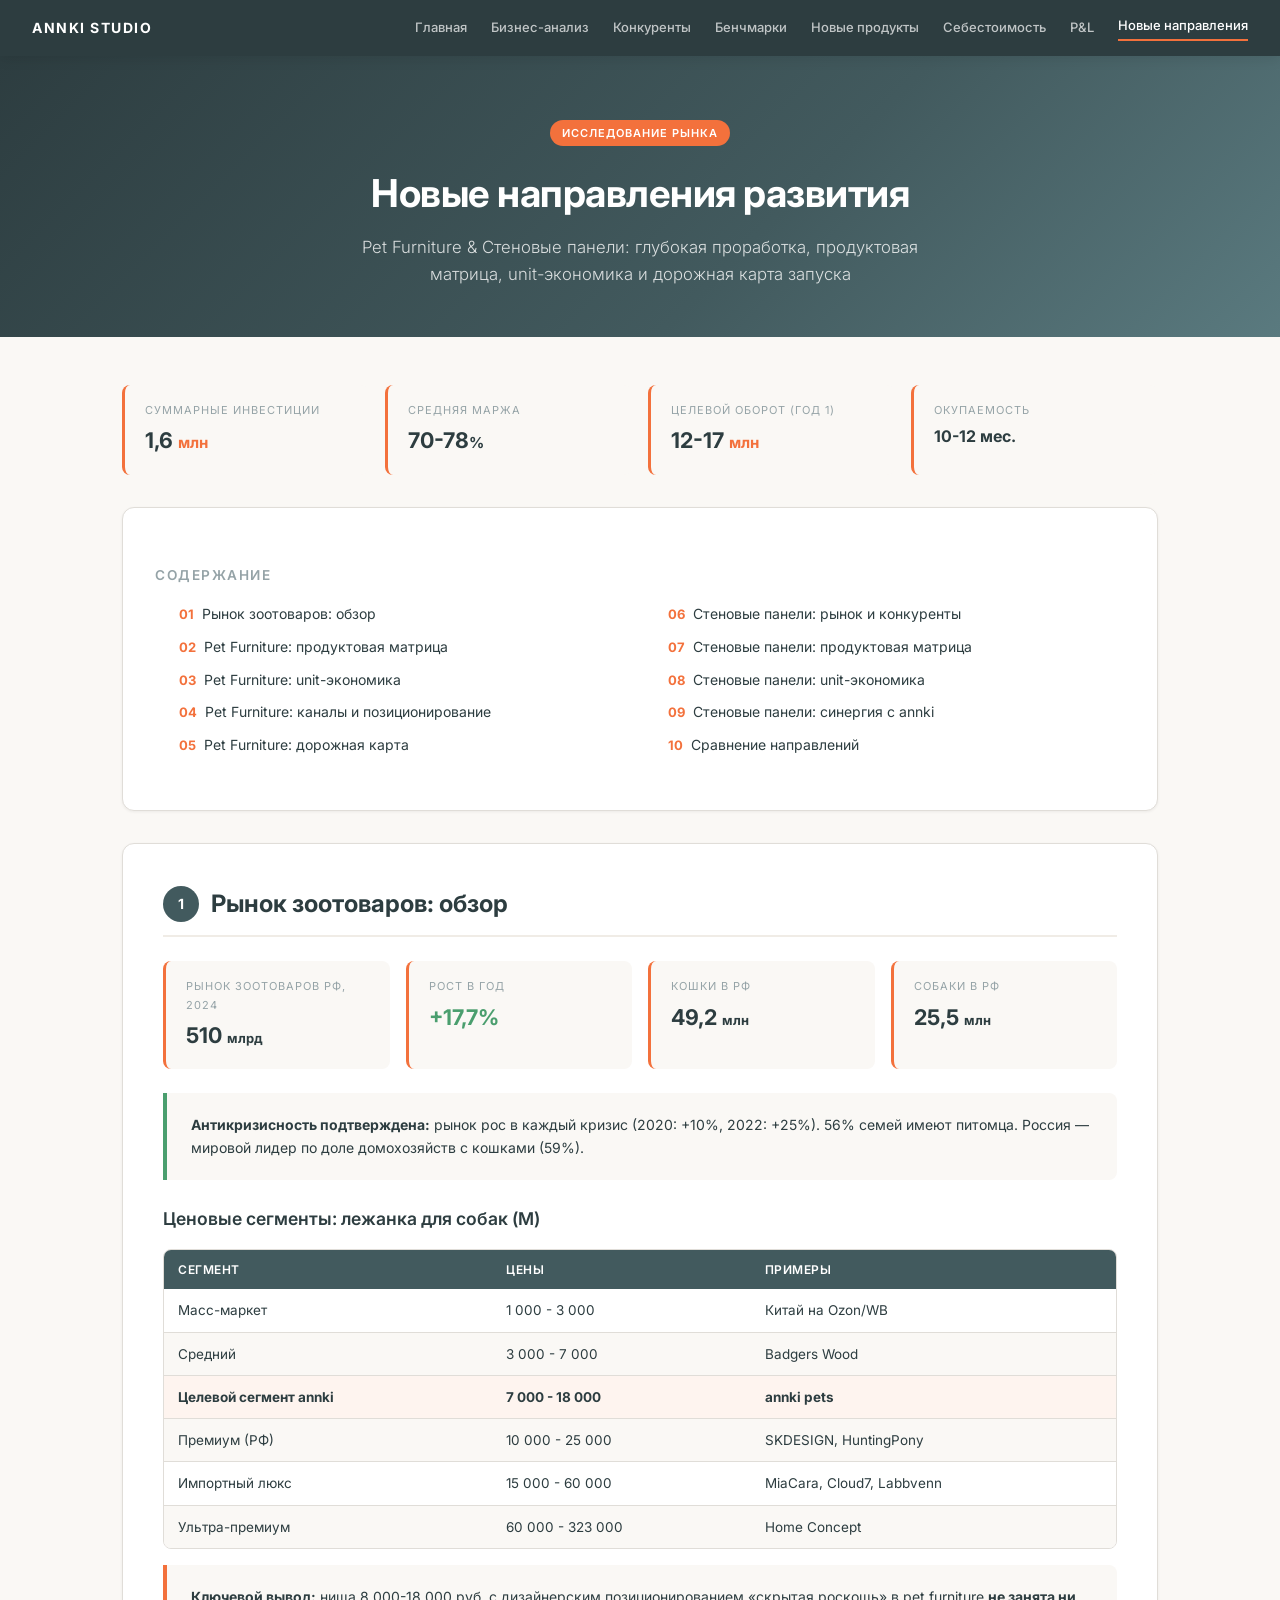
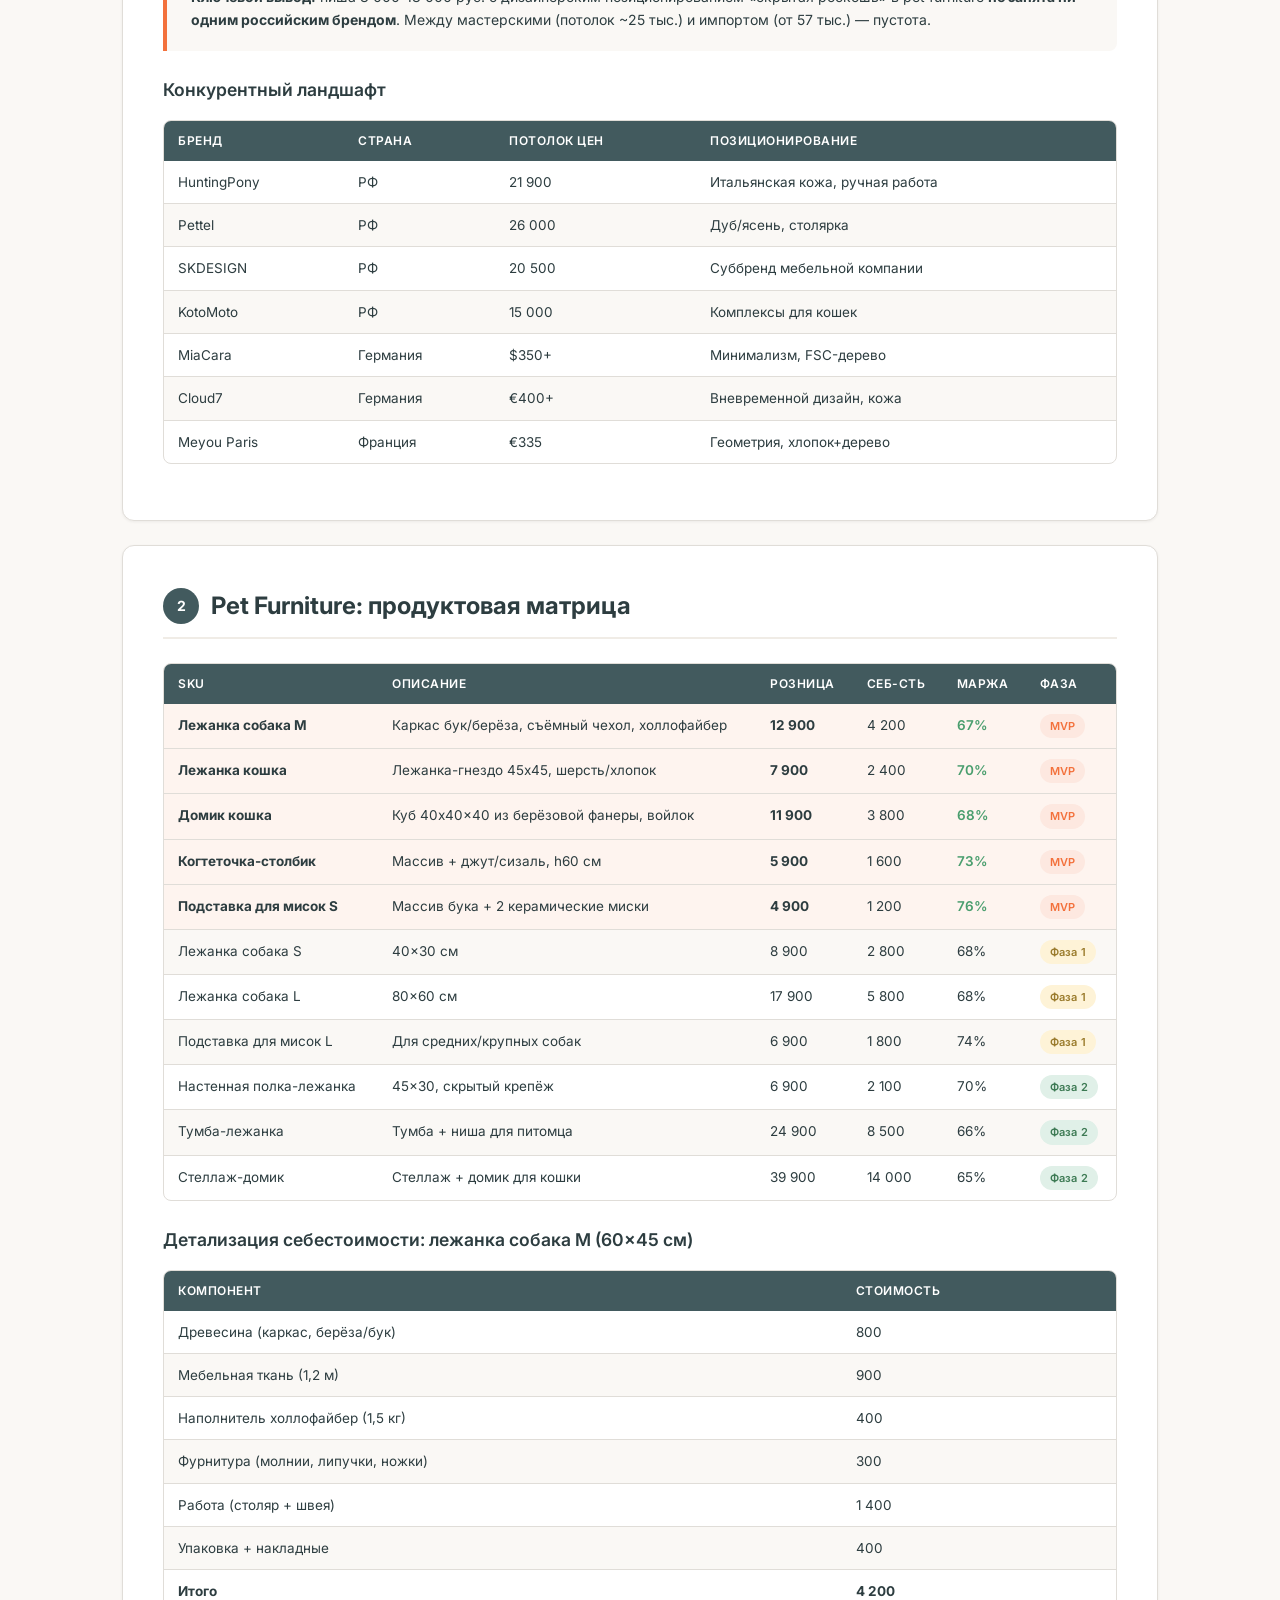
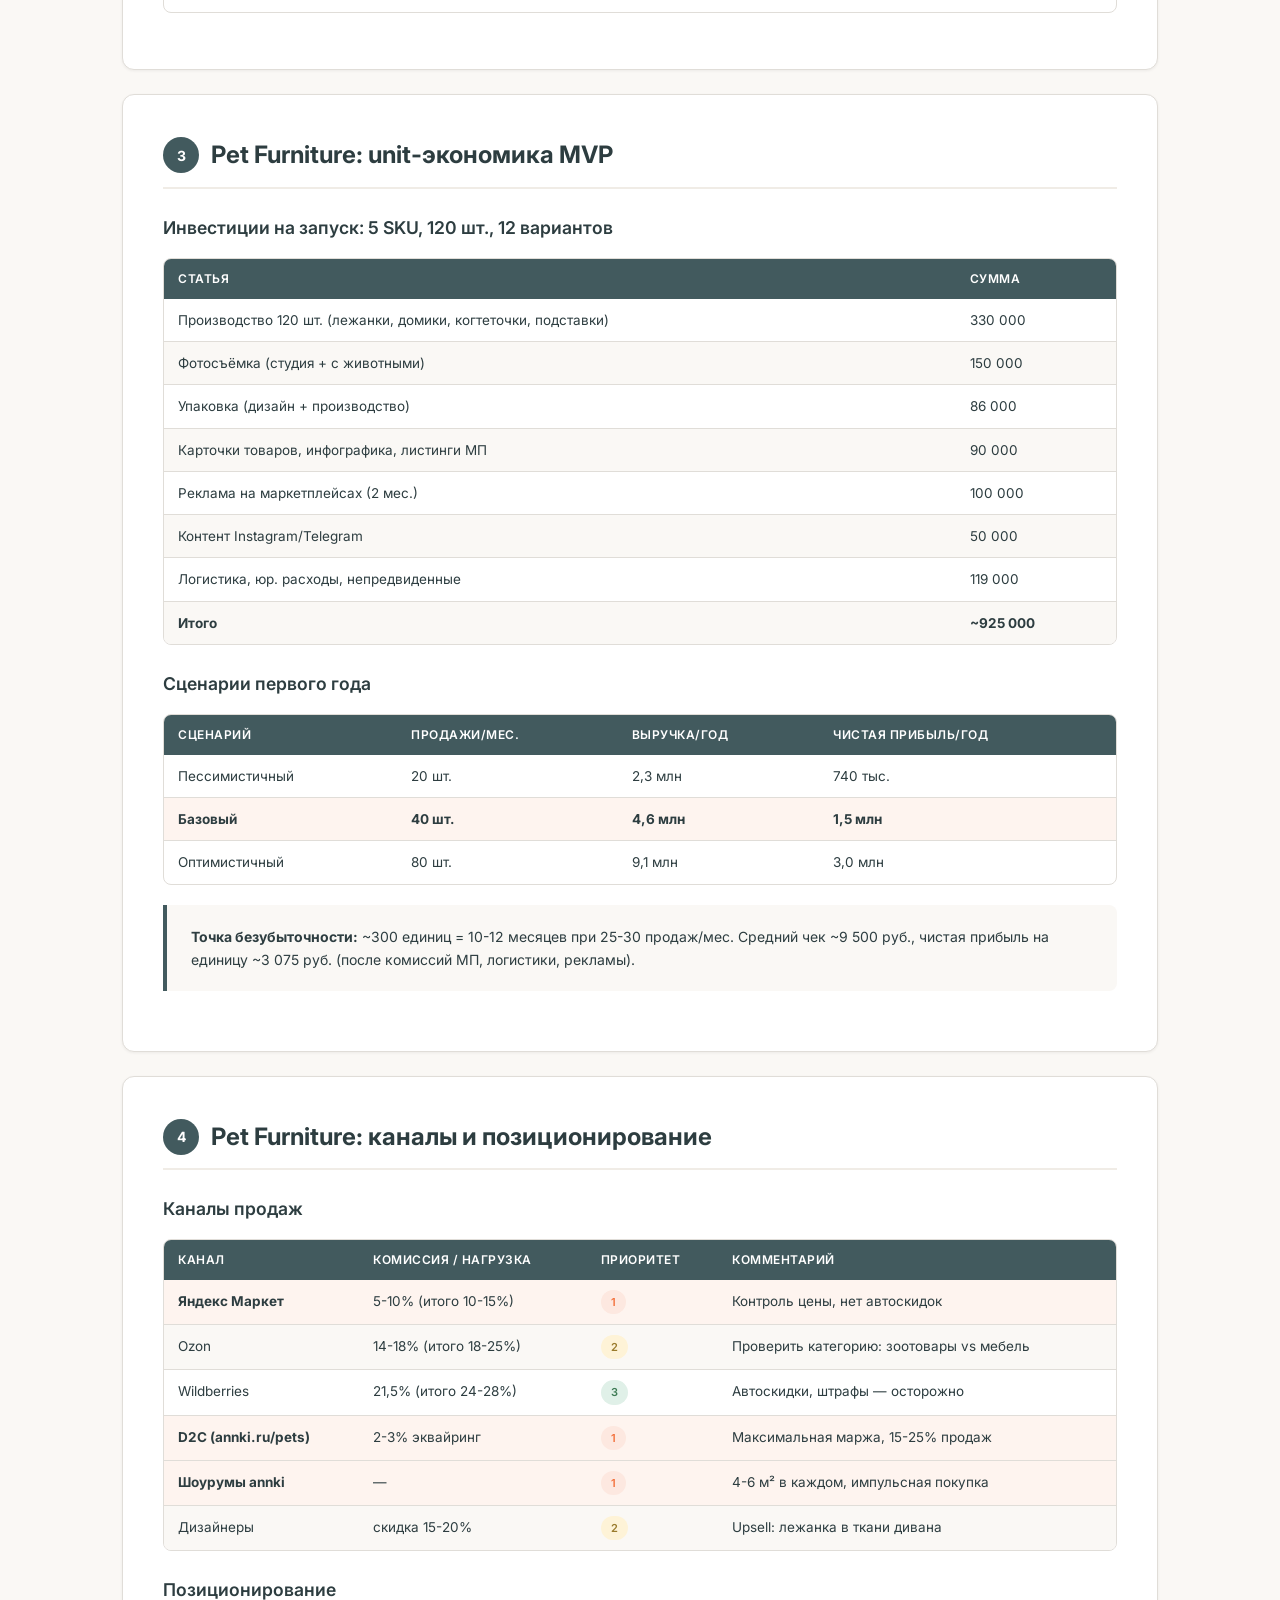
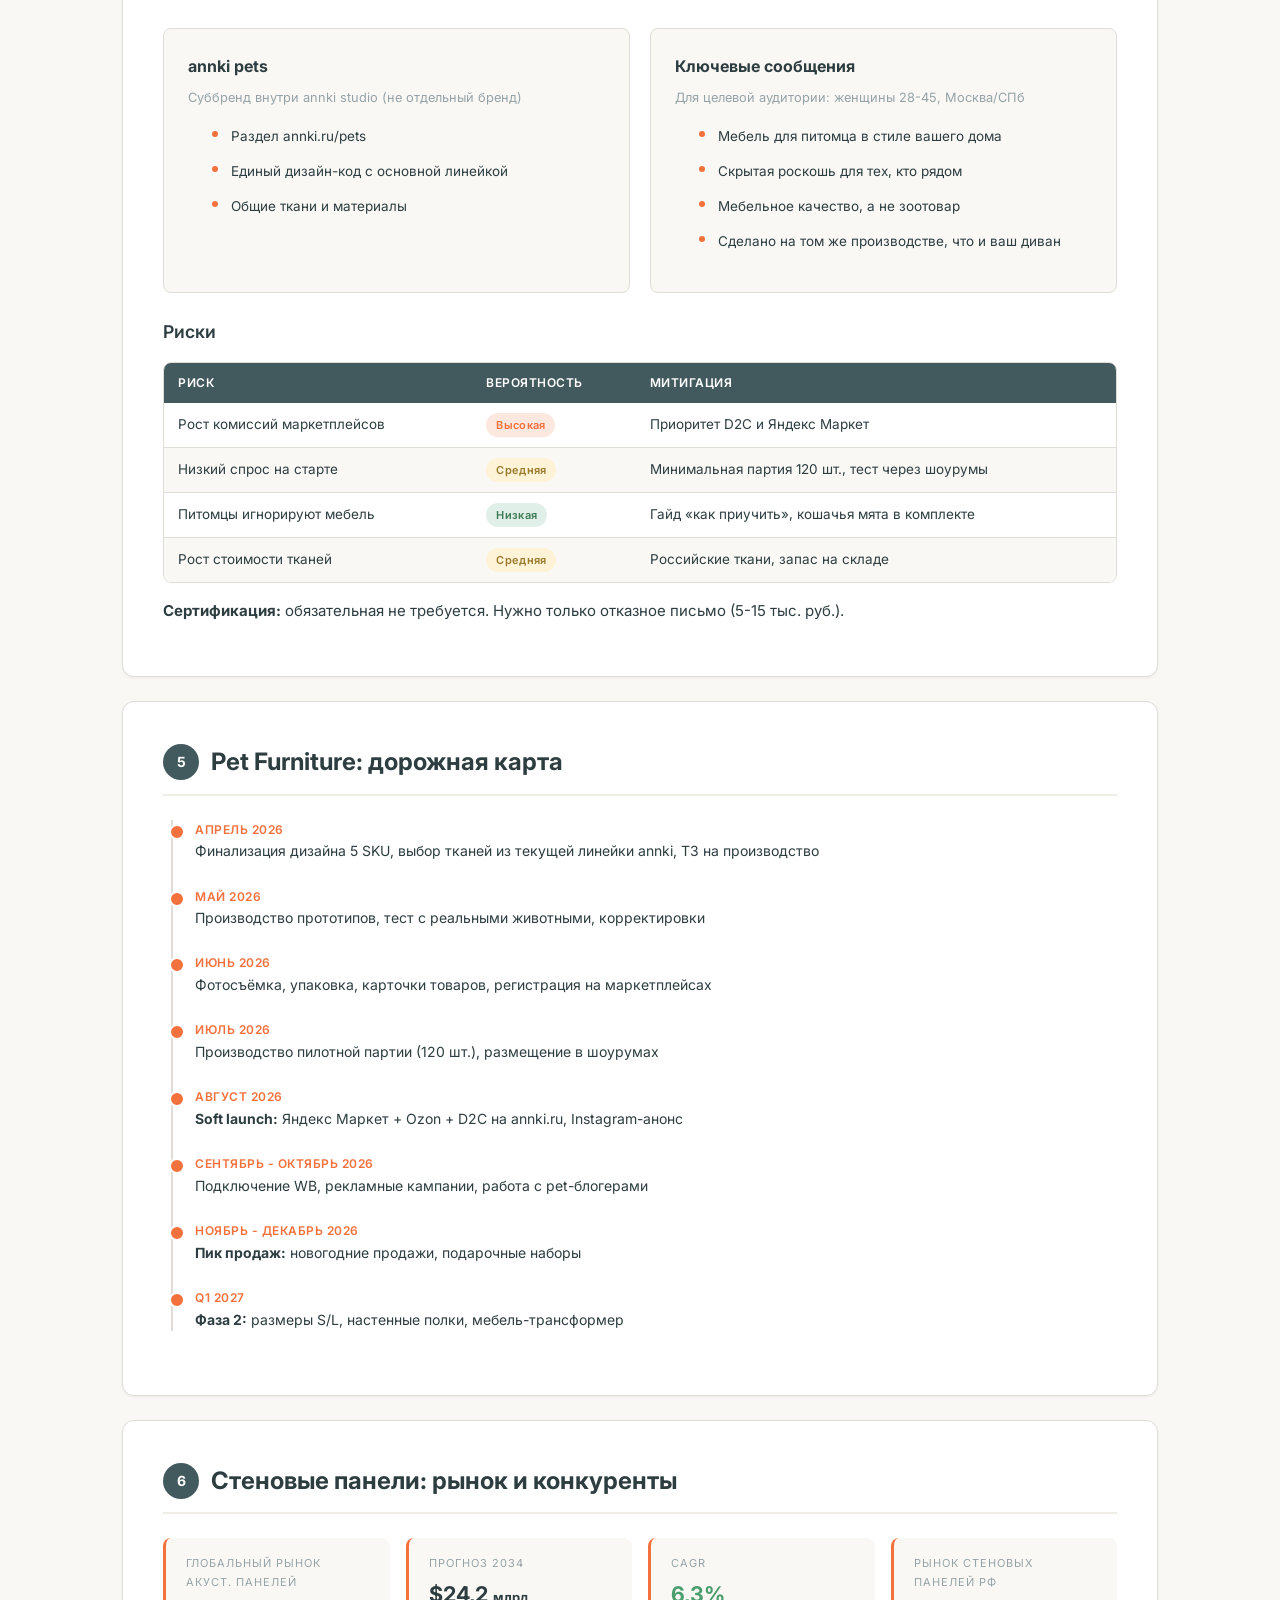
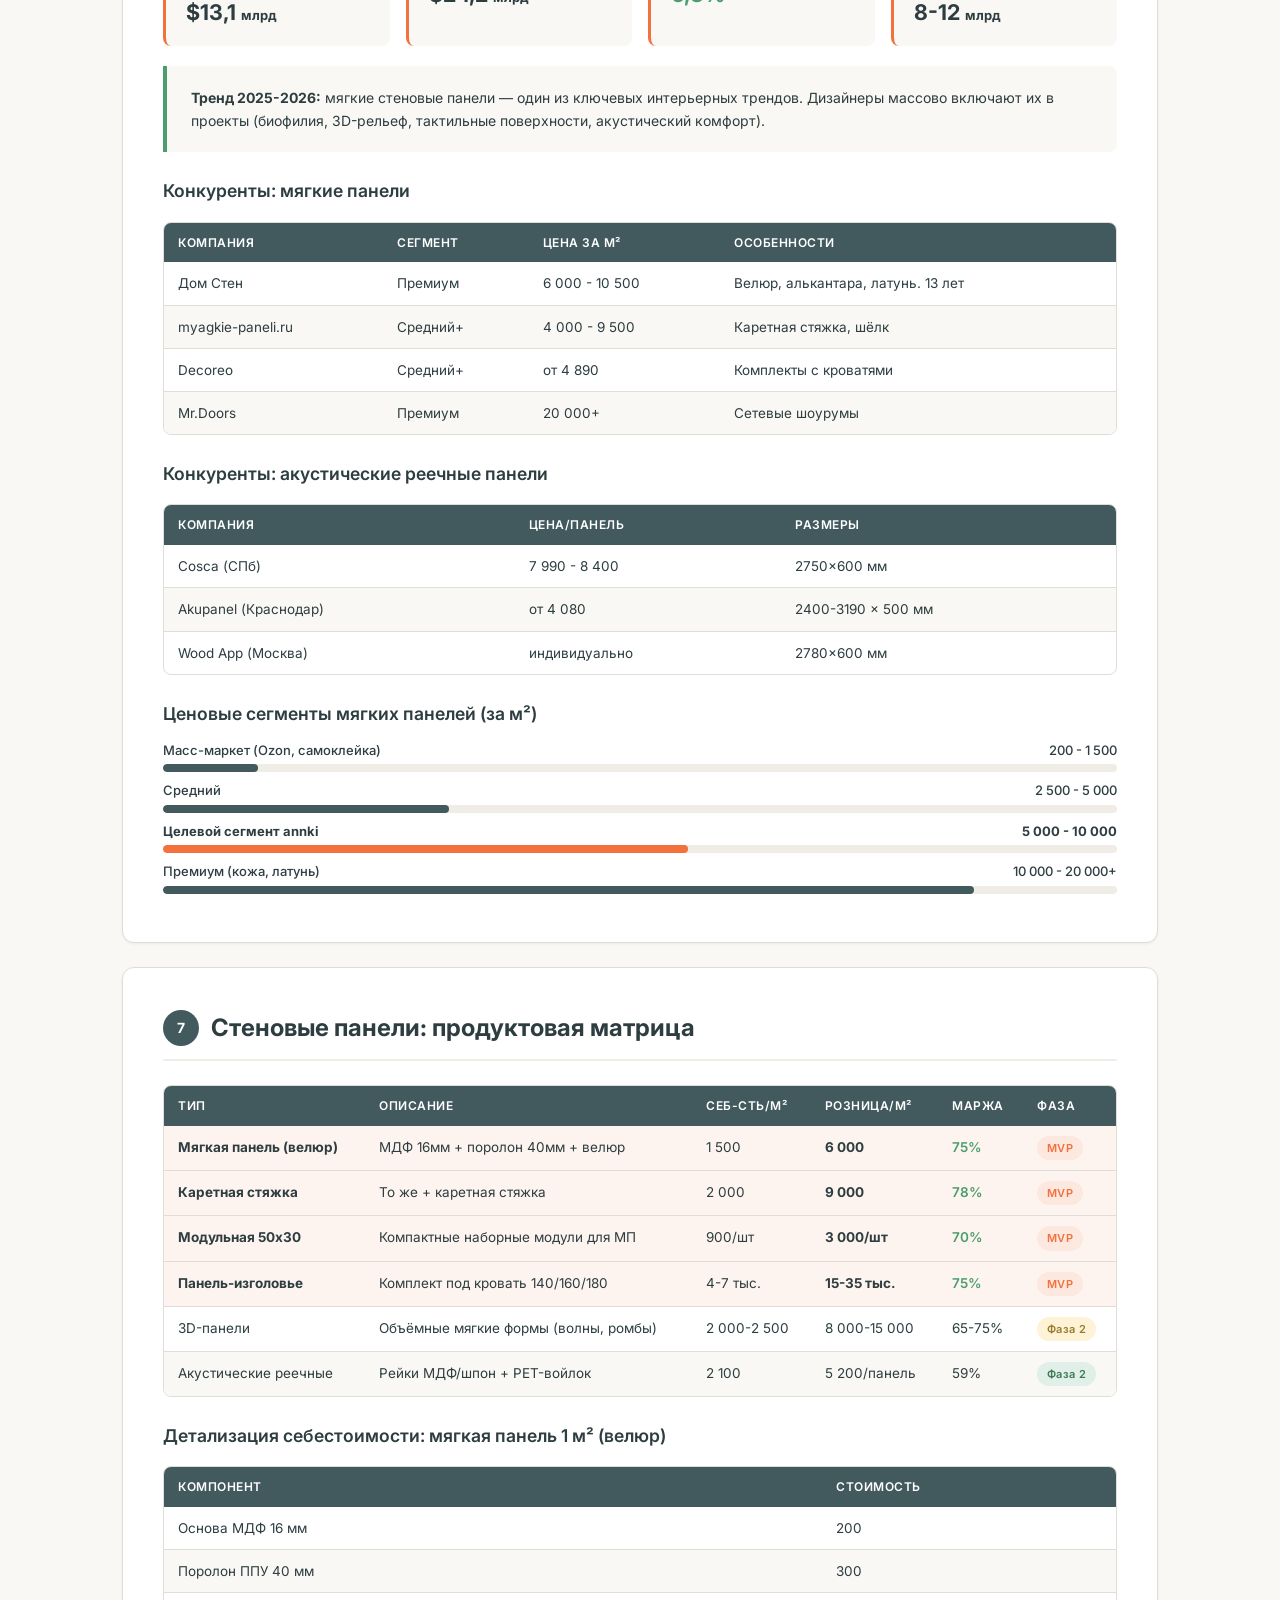
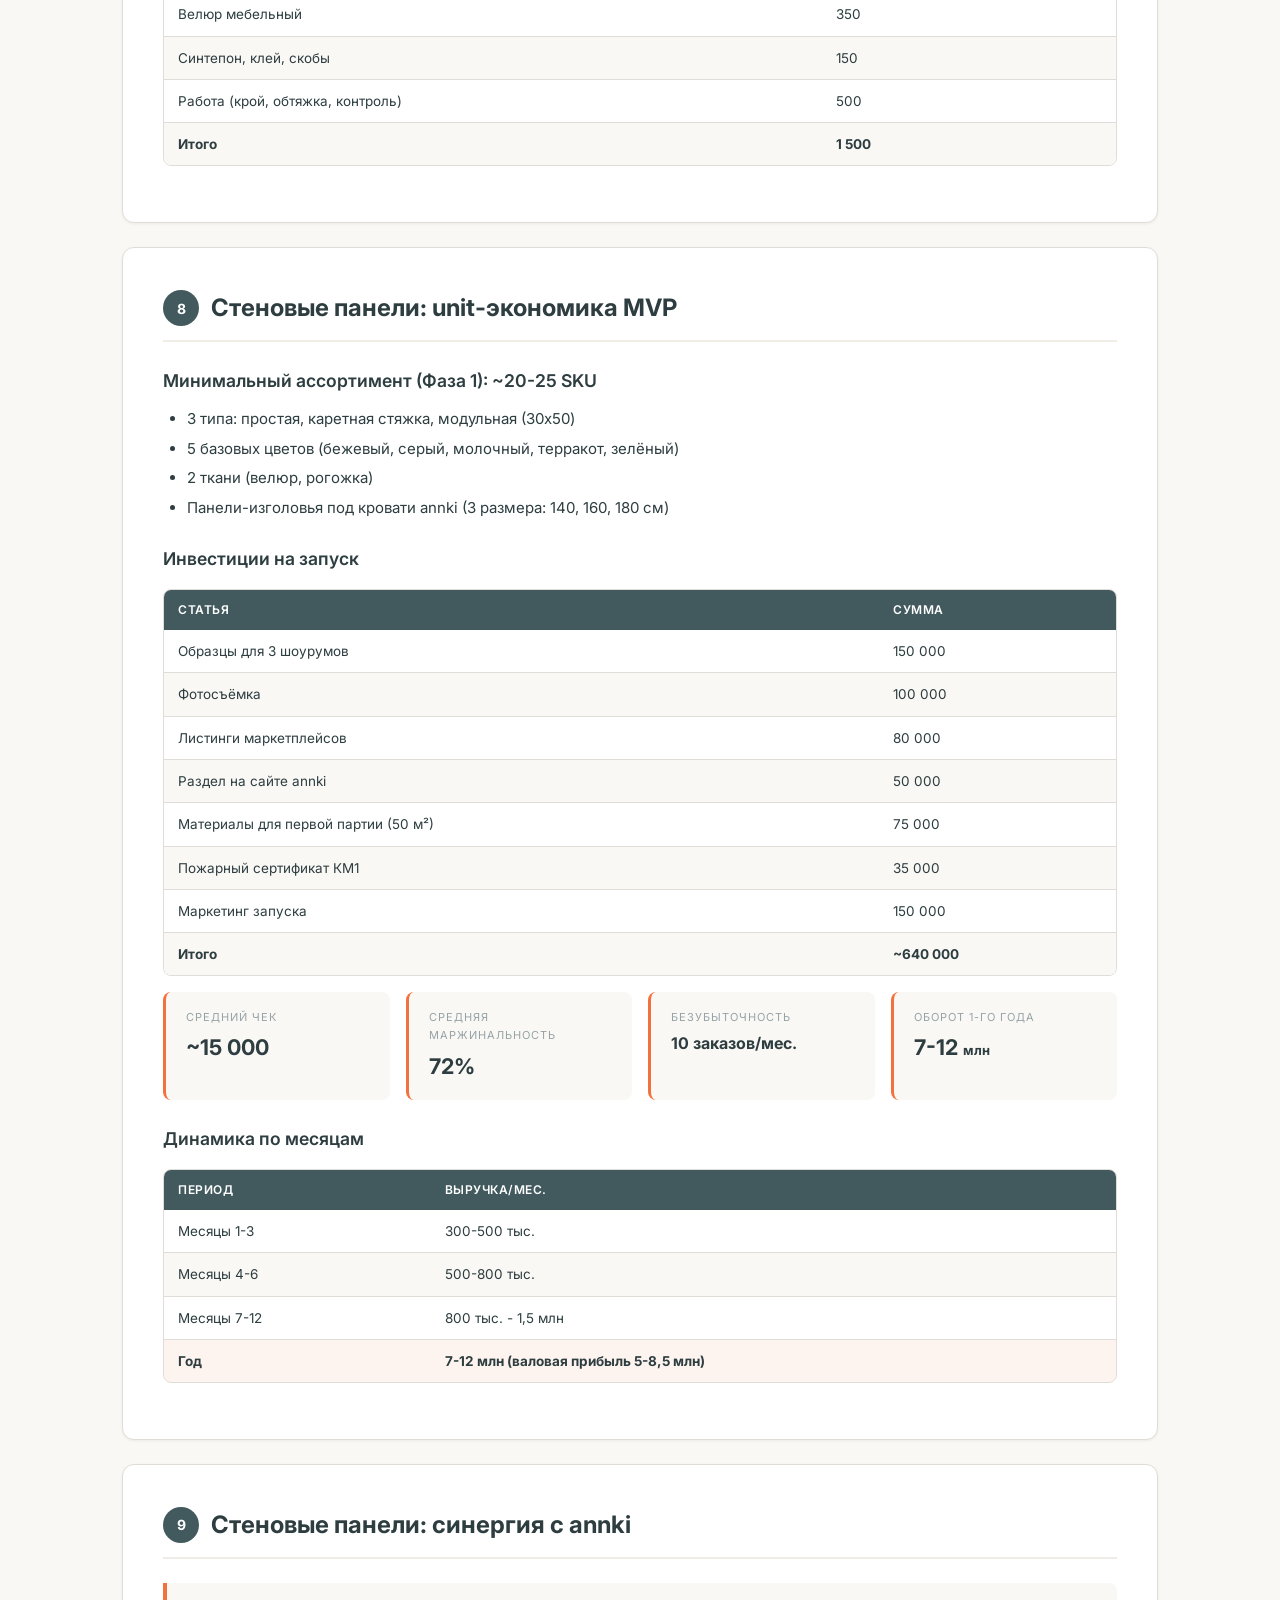
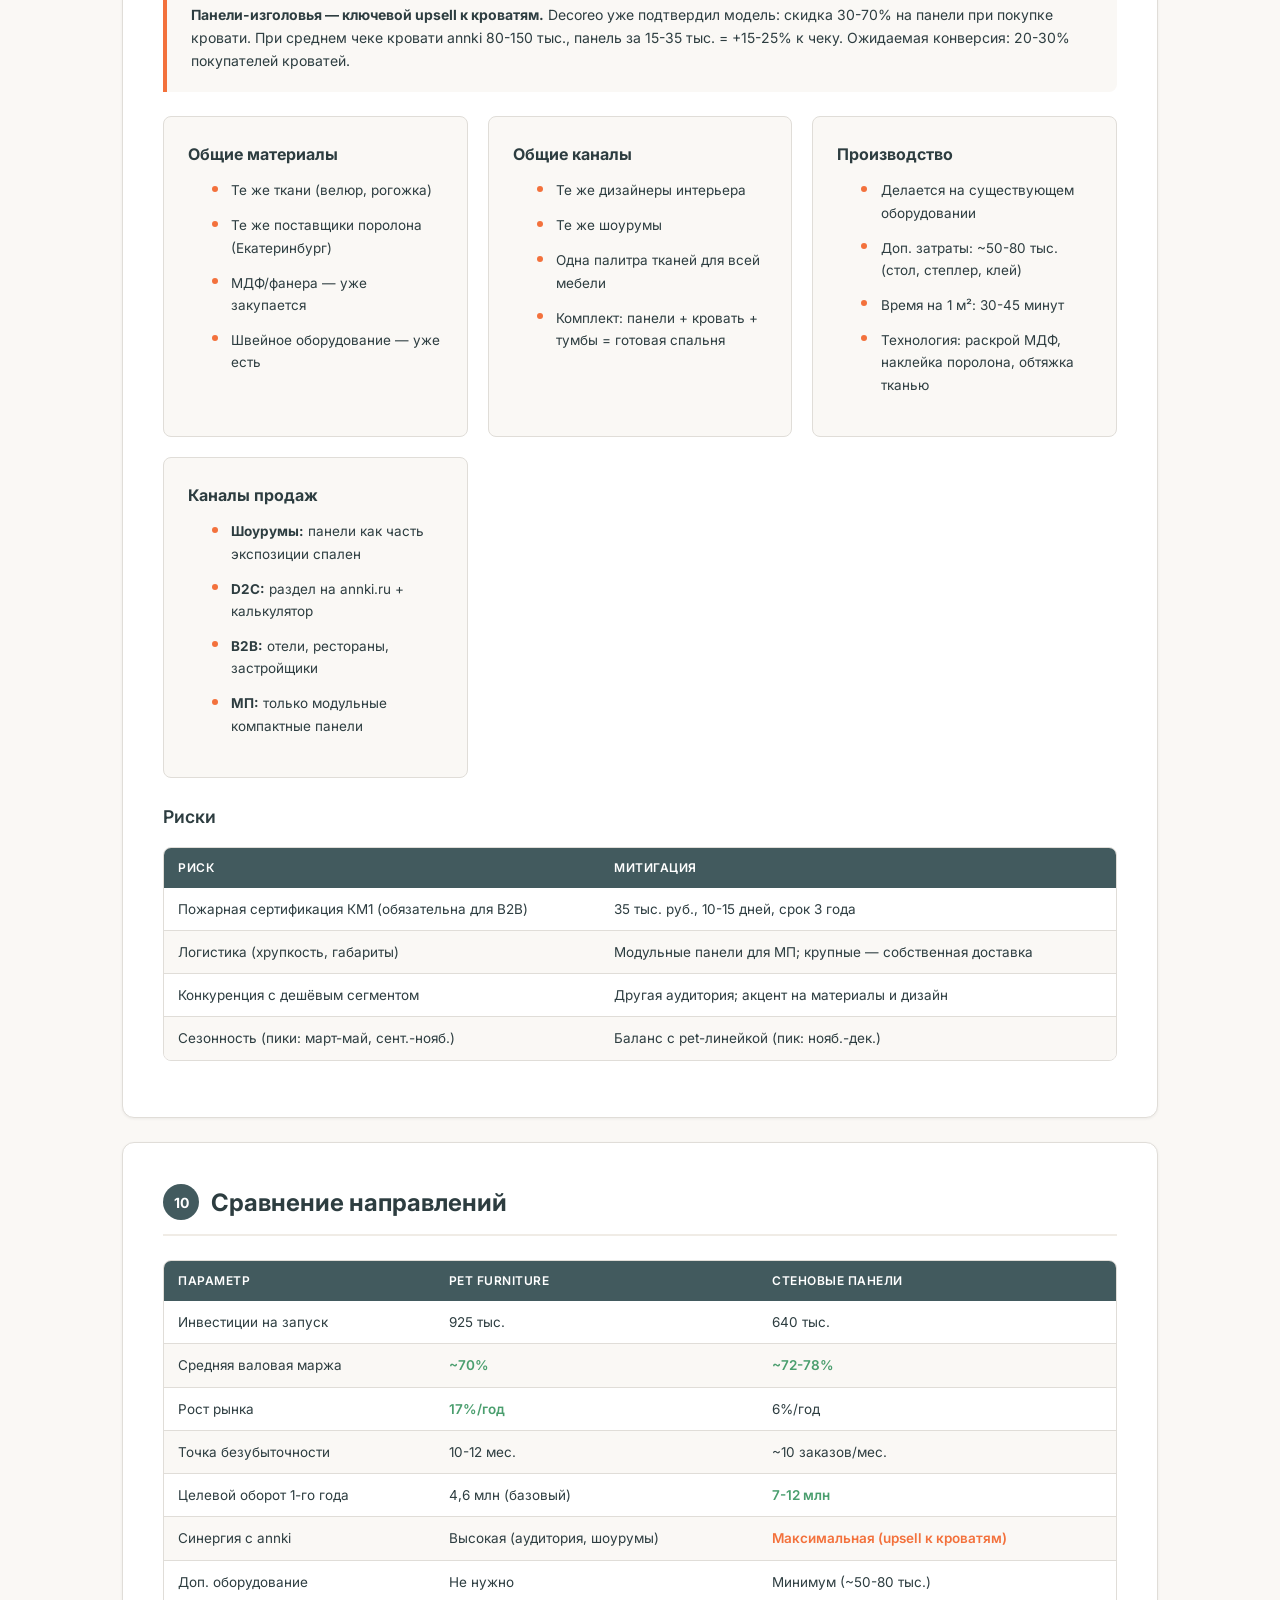
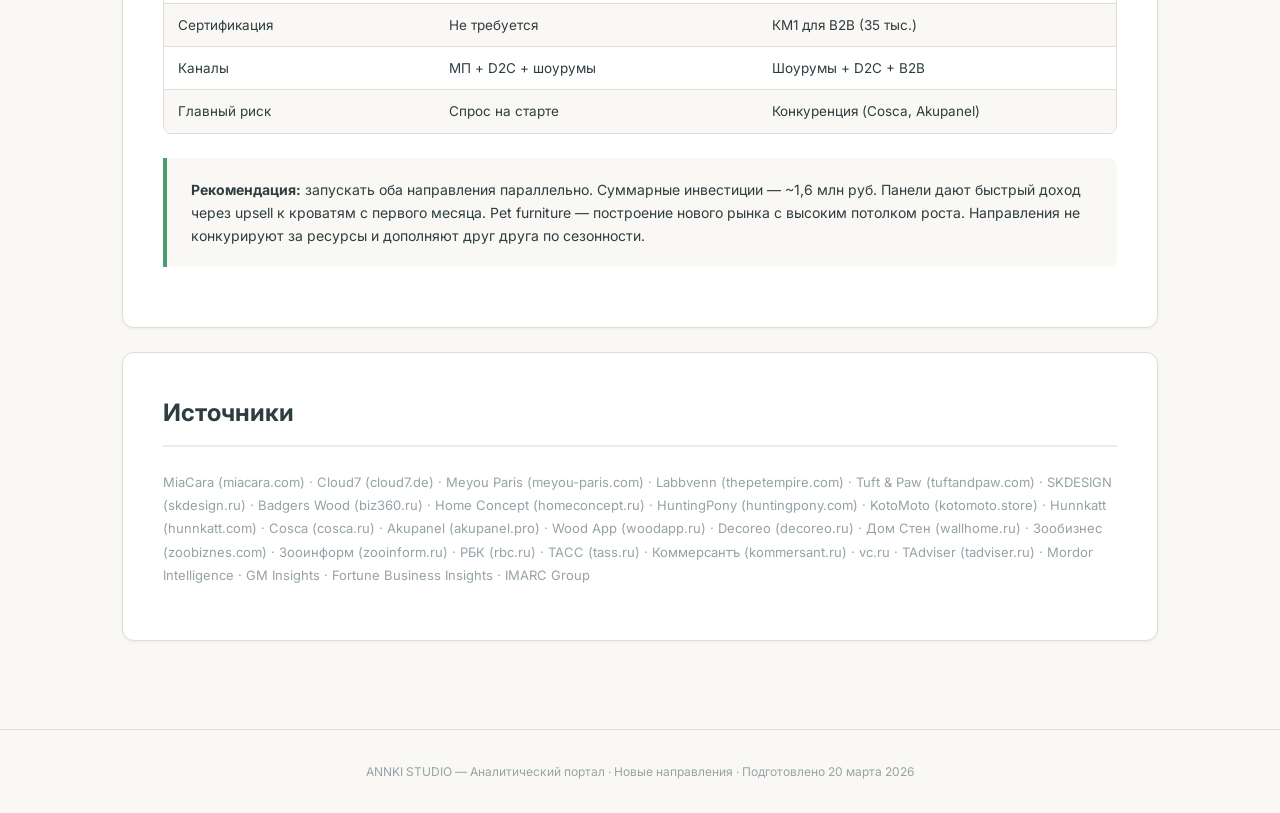
<file: new-directions.html>
<!DOCTYPE html>
<html lang="ru">
<head>
  <meta charset="UTF-8">
  <meta name="viewport" content="width=device-width, initial-scale=1.0">
  <title>ANNKI STUDIO — Новые направления: Pet Furniture & Стеновые панели</title>
  <link rel="stylesheet" href="style.css">
</head>
<body>

  <!-- ── Navigation ── -->
  <nav class="top-nav">
    <a href="index.html" class="brand">ANNKI STUDIO</a>
    <a href="index.html">Главная</a>
    <a href="analysis.html">Бизнес-анализ</a>
    <a href="competitors.html">Конкуренты</a>
    <a href="benchmarks.html">Бенчмарки</a>
    <a href="new-products.html">Новые продукты</a>
    <a href="cost-analysis.html">Себестоимость</a>
    <a href="pnl.html">P&L</a>
    <a href="new-directions.html" class="active">Новые направления</a>
  </nav>

  <!-- ── Hero ── -->
  <section class="hero">
    <div class="badge">Исследование рынка</div>
    <h1>Новые направления развития</h1>
    <p class="subtitle">Pet Furniture & Стеновые панели: глубокая проработка, продуктовая матрица, unit-экономика и дорожная карта запуска</p>
  </section>

  <div class="container">

    <!-- ── Key Metrics ── -->
    <div class="kv-grid" style="margin-bottom: 2rem;">
      <div class="kv-item">
        <div class="kv-label">Суммарные инвестиции</div>
        <div class="kv-value">1,6 <span style="font-size:0.7em; color: var(--accent);">млн</span></div>
      </div>
      <div class="kv-item">
        <div class="kv-label">Средняя маржа</div>
        <div class="kv-value">70-78<span style="font-size:0.7em;">%</span></div>
      </div>
      <div class="kv-item">
        <div class="kv-label">Целевой оборот (год 1)</div>
        <div class="kv-value">12-17 <span style="font-size:0.7em; color: var(--accent);">млн</span></div>
      </div>
      <div class="kv-item">
        <div class="kv-label">Окупаемость</div>
        <div class="kv-value small">10-12 мес.</div>
      </div>
    </div>

    <!-- ── TOC ── -->
    <div class="toc">
      <h3>Содержание</h3>
      <ol>
        <li><a href="#pet-market">Рынок зоотоваров: обзор</a></li>
        <li><a href="#pet-products">Pet Furniture: продуктовая матрица</a></li>
        <li><a href="#pet-unit">Pet Furniture: unit-экономика</a></li>
        <li><a href="#pet-channels">Pet Furniture: каналы и позиционирование</a></li>
        <li><a href="#pet-roadmap">Pet Furniture: дорожная карта</a></li>
        <li><a href="#panels-market">Стеновые панели: рынок и конкуренты</a></li>
        <li><a href="#panels-products">Стеновые панели: продуктовая матрица</a></li>
        <li><a href="#panels-unit">Стеновые панели: unit-экономика</a></li>
        <li><a href="#panels-synergy">Стеновые панели: синергия с annki</a></li>
        <li><a href="#comparison">Сравнение направлений</a></li>
      </ol>
    </div>

    <!-- ══════════════════════════════════════════════════════════ -->
    <!--  PART I: PET FURNITURE                                     -->
    <!-- ══════════════════════════════════════════════════════════ -->

    <!-- ── 1. Рынок ── -->
    <div class="section" id="pet-market">
      <h2 class="section-title"><span class="num">1</span> Рынок зоотоваров: обзор</h2>

      <div class="kv-grid">
        <div class="kv-item">
          <div class="kv-label">Рынок зоотоваров РФ, 2024</div>
          <div class="kv-value">510 <span style="font-size:0.6em;">млрд</span></div>
        </div>
        <div class="kv-item">
          <div class="kv-label">Рост в год</div>
          <div class="kv-value" style="color: var(--success);">+17,7%</div>
        </div>
        <div class="kv-item">
          <div class="kv-label">Кошки в РФ</div>
          <div class="kv-value">49,2 <span style="font-size:0.6em;">млн</span></div>
        </div>
        <div class="kv-item">
          <div class="kv-label">Собаки в РФ</div>
          <div class="kv-value">25,5 <span style="font-size:0.6em;">млн</span></div>
        </div>
      </div>

      <div class="callout callout-success" style="margin-top: 1.5rem;">
        <strong>Антикризисность подтверждена:</strong> рынок рос в каждый кризис (2020: +10%, 2022: +25%). 56% семей имеют питомца. Россия — мировой лидер по доле домохозяйств с кошками (59%).
      </div>

      <h3>Ценовые сегменты: лежанка для собак (M)</h3>
      <div class="table-wrap">
        <table>
          <thead>
            <tr><th>Сегмент</th><th>Цены</th><th>Примеры</th></tr>
          </thead>
          <tbody>
            <tr><td>Масс-маркет</td><td>1 000 - 3 000</td><td>Китай на Ozon/WB</td></tr>
            <tr><td>Средний</td><td>3 000 - 7 000</td><td>Badgers Wood</td></tr>
            <tr class="cell-highlight"><td><strong>Целевой сегмент annki</strong></td><td><strong>7 000 - 18 000</strong></td><td><strong>annki pets</strong></td></tr>
            <tr><td>Премиум (РФ)</td><td>10 000 - 25 000</td><td>SKDESIGN, HuntingPony</td></tr>
            <tr><td>Импортный люкс</td><td>15 000 - 60 000</td><td>MiaCara, Cloud7, Labbvenn</td></tr>
            <tr><td>Ультра-премиум</td><td>60 000 - 323 000</td><td>Home Concept</td></tr>
          </tbody>
        </table>
      </div>

      <div class="callout" style="margin-top: 1rem;">
        <strong>Ключевой вывод:</strong> ниша 8 000-18 000 руб. с дизайнерским позиционированием «скрытая роскошь» в pet furniture <strong>не занята ни одним российским брендом</strong>. Между мастерскими (потолок ~25 тыс.) и импортом (от 57 тыс.) — пустота.
      </div>

      <h3>Конкурентный ландшафт</h3>
      <div class="table-wrap">
        <table>
          <thead>
            <tr><th>Бренд</th><th>Страна</th><th>Потолок цен</th><th>Позиционирование</th></tr>
          </thead>
          <tbody>
            <tr><td>HuntingPony</td><td>РФ</td><td>21 900</td><td>Итальянская кожа, ручная работа</td></tr>
            <tr><td>Pettel</td><td>РФ</td><td>26 000</td><td>Дуб/ясень, столярка</td></tr>
            <tr><td>SKDESIGN</td><td>РФ</td><td>20 500</td><td>Суббренд мебельной компании</td></tr>
            <tr><td>KotoMoto</td><td>РФ</td><td>15 000</td><td>Комплексы для кошек</td></tr>
            <tr><td>MiaCara</td><td>Германия</td><td>$350+</td><td>Минимализм, FSC-дерево</td></tr>
            <tr><td>Cloud7</td><td>Германия</td><td>&euro;400+</td><td>Вневременной дизайн, кожа</td></tr>
            <tr><td>Meyou Paris</td><td>Франция</td><td>&euro;335</td><td>Геометрия, хлопок+дерево</td></tr>
          </tbody>
        </table>
      </div>
    </div>

    <!-- ── 2. Продуктовая матрица ── -->
    <div class="section" id="pet-products">
      <h2 class="section-title"><span class="num">2</span> Pet Furniture: продуктовая матрица</h2>

      <div class="table-wrap">
        <table>
          <thead>
            <tr><th>SKU</th><th>Описание</th><th>Розница</th><th>Себ-сть</th><th>Маржа</th><th>Фаза</th></tr>
          </thead>
          <tbody>
            <tr class="cell-highlight"><td><strong>Лежанка собака M</strong></td><td>Каркас бук/берёза, съёмный чехол, холлофайбер</td><td><strong>12 900</strong></td><td>4 200</td><td class="cell-positive">67%</td><td><span class="tag tag-high">MVP</span></td></tr>
            <tr class="cell-highlight"><td><strong>Лежанка кошка</strong></td><td>Лежанка-гнездо 45x45, шерсть/хлопок</td><td><strong>7 900</strong></td><td>2 400</td><td class="cell-positive">70%</td><td><span class="tag tag-high">MVP</span></td></tr>
            <tr class="cell-highlight"><td><strong>Домик кошка</strong></td><td>Куб 40x40x40 из берёзовой фанеры, войлок</td><td><strong>11 900</strong></td><td>3 800</td><td class="cell-positive">68%</td><td><span class="tag tag-high">MVP</span></td></tr>
            <tr class="cell-highlight"><td><strong>Когтеточка-столбик</strong></td><td>Массив + джут/сизаль, h60 см</td><td><strong>5 900</strong></td><td>1 600</td><td class="cell-positive">73%</td><td><span class="tag tag-high">MVP</span></td></tr>
            <tr class="cell-highlight"><td><strong>Подставка для мисок S</strong></td><td>Массив бука + 2 керамические миски</td><td><strong>4 900</strong></td><td>1 200</td><td class="cell-positive">76%</td><td><span class="tag tag-high">MVP</span></td></tr>
            <tr><td>Лежанка собака S</td><td>40x30 см</td><td>8 900</td><td>2 800</td><td>68%</td><td><span class="tag tag-medium">Фаза 1</span></td></tr>
            <tr><td>Лежанка собака L</td><td>80x60 см</td><td>17 900</td><td>5 800</td><td>68%</td><td><span class="tag tag-medium">Фаза 1</span></td></tr>
            <tr><td>Подставка для мисок L</td><td>Для средних/крупных собак</td><td>6 900</td><td>1 800</td><td>74%</td><td><span class="tag tag-medium">Фаза 1</span></td></tr>
            <tr><td>Настенная полка-лежанка</td><td>45x30, скрытый крепёж</td><td>6 900</td><td>2 100</td><td>70%</td><td><span class="tag tag-low">Фаза 2</span></td></tr>
            <tr><td>Тумба-лежанка</td><td>Тумба + ниша для питомца</td><td>24 900</td><td>8 500</td><td>66%</td><td><span class="tag tag-low">Фаза 2</span></td></tr>
            <tr><td>Стеллаж-домик</td><td>Стеллаж + домик для кошки</td><td>39 900</td><td>14 000</td><td>65%</td><td><span class="tag tag-low">Фаза 2</span></td></tr>
          </tbody>
        </table>
      </div>

      <h3>Детализация себестоимости: лежанка собака M (60x45 см)</h3>
      <div class="table-wrap">
        <table>
          <thead><tr><th>Компонент</th><th>Стоимость</th></tr></thead>
          <tbody>
            <tr><td>Древесина (каркас, берёза/бук)</td><td>800</td></tr>
            <tr><td>Мебельная ткань (1,2 м)</td><td>900</td></tr>
            <tr><td>Наполнитель холлофайбер (1,5 кг)</td><td>400</td></tr>
            <tr><td>Фурнитура (молнии, липучки, ножки)</td><td>300</td></tr>
            <tr><td>Работа (столяр + швея)</td><td>1 400</td></tr>
            <tr><td>Упаковка + накладные</td><td>400</td></tr>
            <tr><td><strong>Итого</strong></td><td><strong>4 200</strong></td></tr>
          </tbody>
        </table>
      </div>
    </div>

    <!-- ── 3. Unit-экономика ── -->
    <div class="section" id="pet-unit">
      <h2 class="section-title"><span class="num">3</span> Pet Furniture: unit-экономика MVP</h2>

      <h3>Инвестиции на запуск: 5 SKU, 120 шт., 12 вариантов</h3>
      <div class="table-wrap">
        <table>
          <thead><tr><th>Статья</th><th>Сумма</th></tr></thead>
          <tbody>
            <tr><td>Производство 120 шт. (лежанки, домики, когтеточки, подставки)</td><td>330 000</td></tr>
            <tr><td>Фотосъёмка (студия + с животными)</td><td>150 000</td></tr>
            <tr><td>Упаковка (дизайн + производство)</td><td>86 000</td></tr>
            <tr><td>Карточки товаров, инфографика, листинги МП</td><td>90 000</td></tr>
            <tr><td>Реклама на маркетплейсах (2 мес.)</td><td>100 000</td></tr>
            <tr><td>Контент Instagram/Telegram</td><td>50 000</td></tr>
            <tr><td>Логистика, юр. расходы, непредвиденные</td><td>119 000</td></tr>
            <tr><td><strong>Итого</strong></td><td><strong>~925 000</strong></td></tr>
          </tbody>
        </table>
      </div>

      <h3>Сценарии первого года</h3>
      <div class="table-wrap">
        <table>
          <thead><tr><th>Сценарий</th><th>Продажи/мес.</th><th>Выручка/год</th><th>Чистая прибыль/год</th></tr></thead>
          <tbody>
            <tr><td>Пессимистичный</td><td>20 шт.</td><td>2,3 млн</td><td>740 тыс.</td></tr>
            <tr class="cell-highlight"><td><strong>Базовый</strong></td><td><strong>40 шт.</strong></td><td><strong>4,6 млн</strong></td><td class="cell-positive"><strong>1,5 млн</strong></td></tr>
            <tr><td>Оптимистичный</td><td>80 шт.</td><td>9,1 млн</td><td>3,0 млн</td></tr>
          </tbody>
        </table>
      </div>

      <div class="callout callout-primary">
        <strong>Точка безубыточности:</strong> ~300 единиц = 10-12 месяцев при 25-30 продаж/мес. Средний чек ~9 500 руб., чистая прибыль на единицу ~3 075 руб. (после комиссий МП, логистики, рекламы).
      </div>
    </div>

    <!-- ── 4. Каналы и позиционирование ── -->
    <div class="section" id="pet-channels">
      <h2 class="section-title"><span class="num">4</span> Pet Furniture: каналы и позиционирование</h2>

      <h3>Каналы продаж</h3>
      <div class="table-wrap">
        <table>
          <thead><tr><th>Канал</th><th>Комиссия / нагрузка</th><th>Приоритет</th><th>Комментарий</th></tr></thead>
          <tbody>
            <tr class="cell-highlight"><td><strong>Яндекс Маркет</strong></td><td>5-10% (итого 10-15%)</td><td><span class="tag tag-high">1</span></td><td>Контроль цены, нет автоскидок</td></tr>
            <tr><td>Ozon</td><td>14-18% (итого 18-25%)</td><td><span class="tag tag-medium">2</span></td><td>Проверить категорию: зоотовары vs мебель</td></tr>
            <tr><td>Wildberries</td><td>21,5% (итого 24-28%)</td><td><span class="tag tag-low">3</span></td><td>Автоскидки, штрафы — осторожно</td></tr>
            <tr class="cell-highlight"><td><strong>D2C (annki.ru/pets)</strong></td><td>2-3% эквайринг</td><td><span class="tag tag-high">1</span></td><td>Максимальная маржа, 15-25% продаж</td></tr>
            <tr class="cell-highlight"><td><strong>Шоурумы annki</strong></td><td>&mdash;</td><td><span class="tag tag-high">1</span></td><td>4-6 м&sup2; в каждом, импульсная покупка</td></tr>
            <tr><td>Дизайнеры</td><td>скидка 15-20%</td><td><span class="tag tag-medium">2</span></td><td>Upsell: лежанка в ткани дивана</td></tr>
          </tbody>
        </table>
      </div>

      <h3>Позиционирование</h3>
      <div class="card-grid">
        <div class="card">
          <div class="card-title">annki pets</div>
          <div class="card-subtitle">Суббренд внутри annki studio (не отдельный бренд)</div>
          <ul>
            <li>Раздел annki.ru/pets</li>
            <li>Единый дизайн-код с основной линейкой</li>
            <li>Общие ткани и материалы</li>
          </ul>
        </div>
        <div class="card">
          <div class="card-title">Ключевые сообщения</div>
          <div class="card-subtitle">Для целевой аудитории: женщины 28-45, Москва/СПб</div>
          <ul>
            <li>Мебель для питомца в стиле вашего дома</li>
            <li>Скрытая роскошь для тех, кто рядом</li>
            <li>Мебельное качество, а не зоотовар</li>
            <li>Сделано на том же производстве, что и ваш диван</li>
          </ul>
        </div>
      </div>

      <h3>Риски</h3>
      <div class="table-wrap">
        <table>
          <thead><tr><th>Риск</th><th>Вероятность</th><th>Митигация</th></tr></thead>
          <tbody>
            <tr><td>Рост комиссий маркетплейсов</td><td><span class="tag tag-high">Высокая</span></td><td>Приоритет D2C и Яндекс Маркет</td></tr>
            <tr><td>Низкий спрос на старте</td><td><span class="tag tag-medium">Средняя</span></td><td>Минимальная партия 120 шт., тест через шоурумы</td></tr>
            <tr><td>Питомцы игнорируют мебель</td><td><span class="tag tag-low">Низкая</span></td><td>Гайд «как приучить», кошачья мята в комплекте</td></tr>
            <tr><td>Рост стоимости тканей</td><td><span class="tag tag-medium">Средняя</span></td><td>Российские ткани, запас на складе</td></tr>
          </tbody>
        </table>
      </div>

      <p><strong>Сертификация:</strong> обязательная не требуется. Нужно только отказное письмо (5-15 тыс. руб.).</p>
    </div>

    <!-- ── 5. Дорожная карта ── -->
    <div class="section" id="pet-roadmap">
      <h2 class="section-title"><span class="num">5</span> Pet Furniture: дорожная карта</h2>

      <div class="timeline">
        <div class="timeline-item">
          <div class="timeline-date">Апрель 2026</div>
          <div class="timeline-content">Финализация дизайна 5 SKU, выбор тканей из текущей линейки annki, ТЗ на производство</div>
        </div>
        <div class="timeline-item">
          <div class="timeline-date">Май 2026</div>
          <div class="timeline-content">Производство прототипов, тест с реальными животными, корректировки</div>
        </div>
        <div class="timeline-item">
          <div class="timeline-date">Июнь 2026</div>
          <div class="timeline-content">Фотосъёмка, упаковка, карточки товаров, регистрация на маркетплейсах</div>
        </div>
        <div class="timeline-item">
          <div class="timeline-date">Июль 2026</div>
          <div class="timeline-content">Производство пилотной партии (120 шт.), размещение в шоурумах</div>
        </div>
        <div class="timeline-item">
          <div class="timeline-date">Август 2026</div>
          <div class="timeline-content"><strong>Soft launch:</strong> Яндекс Маркет + Ozon + D2C на annki.ru, Instagram-анонс</div>
        </div>
        <div class="timeline-item">
          <div class="timeline-date">Сентябрь - Октябрь 2026</div>
          <div class="timeline-content">Подключение WB, рекламные кампании, работа с pet-блогерами</div>
        </div>
        <div class="timeline-item">
          <div class="timeline-date">Ноябрь - Декабрь 2026</div>
          <div class="timeline-content"><strong>Пик продаж:</strong> новогодние продажи, подарочные наборы</div>
        </div>
        <div class="timeline-item">
          <div class="timeline-date">Q1 2027</div>
          <div class="timeline-content"><strong>Фаза 2:</strong> размеры S/L, настенные полки, мебель-трансформер</div>
        </div>
      </div>
    </div>

    <!-- ══════════════════════════════════════════════════════════ -->
    <!--  PART II: СТЕНОВЫЕ ПАНЕЛИ                                  -->
    <!-- ══════════════════════════════════════════════════════════ -->

    <!-- ── 6. Рынок и конкуренты ── -->
    <div class="section" id="panels-market">
      <h2 class="section-title"><span class="num">6</span> Стеновые панели: рынок и конкуренты</h2>

      <div class="kv-grid">
        <div class="kv-item">
          <div class="kv-label">Глобальный рынок акуст. панелей</div>
          <div class="kv-value">$13,1 <span style="font-size:0.6em;">млрд</span></div>
        </div>
        <div class="kv-item">
          <div class="kv-label">Прогноз 2034</div>
          <div class="kv-value">$24,2 <span style="font-size:0.6em;">млрд</span></div>
        </div>
        <div class="kv-item">
          <div class="kv-label">CAGR</div>
          <div class="kv-value" style="color: var(--success);">6,3%</div>
        </div>
        <div class="kv-item">
          <div class="kv-label">Рынок стеновых панелей РФ</div>
          <div class="kv-value">8-12 <span style="font-size:0.6em;">млрд</span></div>
        </div>
      </div>

      <div class="callout callout-success">
        <strong>Тренд 2025-2026:</strong> мягкие стеновые панели — один из ключевых интерьерных трендов. Дизайнеры массово включают их в проекты (биофилия, 3D-рельеф, тактильные поверхности, акустический комфорт).
      </div>

      <h3>Конкуренты: мягкие панели</h3>
      <div class="table-wrap">
        <table>
          <thead><tr><th>Компания</th><th>Сегмент</th><th>Цена за м&sup2;</th><th>Особенности</th></tr></thead>
          <tbody>
            <tr><td>Дом Стен</td><td>Премиум</td><td>6 000 - 10 500</td><td>Велюр, алькантара, латунь. 13 лет</td></tr>
            <tr><td>myagkie-paneli.ru</td><td>Средний+</td><td>4 000 - 9 500</td><td>Каретная стяжка, шёлк</td></tr>
            <tr><td>Decoreo</td><td>Средний+</td><td>от 4 890</td><td>Комплекты с кроватями</td></tr>
            <tr><td>Mr.Doors</td><td>Премиум</td><td>20 000+</td><td>Сетевые шоурумы</td></tr>
          </tbody>
        </table>
      </div>

      <h3>Конкуренты: акустические реечные панели</h3>
      <div class="table-wrap">
        <table>
          <thead><tr><th>Компания</th><th>Цена/панель</th><th>Размеры</th></tr></thead>
          <tbody>
            <tr><td>Cosca (СПб)</td><td>7 990 - 8 400</td><td>2750x600 мм</td></tr>
            <tr><td>Akupanel (Краснодар)</td><td>от 4 080</td><td>2400-3190 x 500 мм</td></tr>
            <tr><td>Wood App (Москва)</td><td>индивидуально</td><td>2780x600 мм</td></tr>
          </tbody>
        </table>
      </div>

      <h3>Ценовые сегменты мягких панелей (за м&sup2;)</h3>
      <div class="price-bar-wrap">
        <div class="price-bar-label"><span>Масс-маркет (Ozon, самоклейка)</span><span>200 - 1 500</span></div>
        <div class="price-bar"><div class="price-bar-fill" style="width: 10%;"></div></div>
      </div>
      <div class="price-bar-wrap">
        <div class="price-bar-label"><span>Средний</span><span>2 500 - 5 000</span></div>
        <div class="price-bar"><div class="price-bar-fill" style="width: 30%;"></div></div>
      </div>
      <div class="price-bar-wrap">
        <div class="price-bar-label"><span><strong>Целевой сегмент annki</strong></span><span><strong>5 000 - 10 000</strong></span></div>
        <div class="price-bar"><div class="price-bar-fill accent" style="width: 55%;"></div></div>
      </div>
      <div class="price-bar-wrap">
        <div class="price-bar-label"><span>Премиум (кожа, латунь)</span><span>10 000 - 20 000+</span></div>
        <div class="price-bar"><div class="price-bar-fill" style="width: 85%;"></div></div>
      </div>
    </div>

    <!-- ── 7. Продуктовая матрица ── -->
    <div class="section" id="panels-products">
      <h2 class="section-title"><span class="num">7</span> Стеновые панели: продуктовая матрица</h2>

      <div class="table-wrap">
        <table>
          <thead><tr><th>Тип</th><th>Описание</th><th>Себ-сть/м&sup2;</th><th>Розница/м&sup2;</th><th>Маржа</th><th>Фаза</th></tr></thead>
          <tbody>
            <tr class="cell-highlight"><td><strong>Мягкая панель (велюр)</strong></td><td>МДФ 16мм + поролон 40мм + велюр</td><td>1 500</td><td><strong>6 000</strong></td><td class="cell-positive">75%</td><td><span class="tag tag-high">MVP</span></td></tr>
            <tr class="cell-highlight"><td><strong>Каретная стяжка</strong></td><td>То же + каретная стяжка</td><td>2 000</td><td><strong>9 000</strong></td><td class="cell-positive">78%</td><td><span class="tag tag-high">MVP</span></td></tr>
            <tr class="cell-highlight"><td><strong>Модульная 50x30</strong></td><td>Компактные наборные модули для МП</td><td>900/шт</td><td><strong>3 000/шт</strong></td><td class="cell-positive">70%</td><td><span class="tag tag-high">MVP</span></td></tr>
            <tr class="cell-highlight"><td><strong>Панель-изголовье</strong></td><td>Комплект под кровать 140/160/180</td><td>4-7 тыс.</td><td><strong>15-35 тыс.</strong></td><td class="cell-positive">75%</td><td><span class="tag tag-high">MVP</span></td></tr>
            <tr><td>3D-панели</td><td>Объёмные мягкие формы (волны, ромбы)</td><td>2 000-2 500</td><td>8 000-15 000</td><td>65-75%</td><td><span class="tag tag-medium">Фаза 2</span></td></tr>
            <tr><td>Акустические реечные</td><td>Рейки МДФ/шпон + PET-войлок</td><td>2 100</td><td>5 200/панель</td><td>59%</td><td><span class="tag tag-low">Фаза 2</span></td></tr>
          </tbody>
        </table>
      </div>

      <h3>Детализация себестоимости: мягкая панель 1 м&sup2; (велюр)</h3>
      <div class="table-wrap">
        <table>
          <thead><tr><th>Компонент</th><th>Стоимость</th></tr></thead>
          <tbody>
            <tr><td>Основа МДФ 16 мм</td><td>200</td></tr>
            <tr><td>Поролон ППУ 40 мм</td><td>300</td></tr>
            <tr><td>Велюр мебельный</td><td>350</td></tr>
            <tr><td>Синтепон, клей, скобы</td><td>150</td></tr>
            <tr><td>Работа (крой, обтяжка, контроль)</td><td>500</td></tr>
            <tr><td><strong>Итого</strong></td><td><strong>1 500</strong></td></tr>
          </tbody>
        </table>
      </div>
    </div>

    <!-- ── 8. Unit-экономика ── -->
    <div class="section" id="panels-unit">
      <h2 class="section-title"><span class="num">8</span> Стеновые панели: unit-экономика MVP</h2>

      <h3>Минимальный ассортимент (Фаза 1): ~20-25 SKU</h3>
      <ul>
        <li>3 типа: простая, каретная стяжка, модульная (30x50)</li>
        <li>5 базовых цветов (бежевый, серый, молочный, терракот, зелёный)</li>
        <li>2 ткани (велюр, рогожка)</li>
        <li>Панели-изголовья под кровати annki (3 размера: 140, 160, 180 см)</li>
      </ul>

      <h3>Инвестиции на запуск</h3>
      <div class="table-wrap">
        <table>
          <thead><tr><th>Статья</th><th>Сумма</th></tr></thead>
          <tbody>
            <tr><td>Образцы для 3 шоурумов</td><td>150 000</td></tr>
            <tr><td>Фотосъёмка</td><td>100 000</td></tr>
            <tr><td>Листинги маркетплейсов</td><td>80 000</td></tr>
            <tr><td>Раздел на сайте annki</td><td>50 000</td></tr>
            <tr><td>Материалы для первой партии (50 м&sup2;)</td><td>75 000</td></tr>
            <tr><td>Пожарный сертификат КМ1</td><td>35 000</td></tr>
            <tr><td>Маркетинг запуска</td><td>150 000</td></tr>
            <tr><td><strong>Итого</strong></td><td><strong>~640 000</strong></td></tr>
          </tbody>
        </table>
      </div>

      <div class="kv-grid">
        <div class="kv-item">
          <div class="kv-label">Средний чек</div>
          <div class="kv-value">~15 000</div>
        </div>
        <div class="kv-item">
          <div class="kv-label">Средняя маржинальность</div>
          <div class="kv-value">72%</div>
        </div>
        <div class="kv-item">
          <div class="kv-label">Безубыточность</div>
          <div class="kv-value small">10 заказов/мес.</div>
        </div>
        <div class="kv-item">
          <div class="kv-label">Оборот 1-го года</div>
          <div class="kv-value">7-12 <span style="font-size:0.6em;">млн</span></div>
        </div>
      </div>

      <h3>Динамика по месяцам</h3>
      <div class="table-wrap">
        <table>
          <thead><tr><th>Период</th><th>Выручка/мес.</th></tr></thead>
          <tbody>
            <tr><td>Месяцы 1-3</td><td>300-500 тыс.</td></tr>
            <tr><td>Месяцы 4-6</td><td>500-800 тыс.</td></tr>
            <tr><td>Месяцы 7-12</td><td>800 тыс. - 1,5 млн</td></tr>
            <tr class="cell-highlight"><td><strong>Год</strong></td><td><strong>7-12 млн (валовая прибыль 5-8,5 млн)</strong></td></tr>
          </tbody>
        </table>
      </div>
    </div>

    <!-- ── 9. Синергия ── -->
    <div class="section" id="panels-synergy">
      <h2 class="section-title"><span class="num">9</span> Стеновые панели: синергия с annki</h2>

      <div class="callout">
        <strong>Панели-изголовья — ключевой upsell к кроватям.</strong> Decoreo уже подтвердил модель: скидка 30-70% на панели при покупке кровати. При среднем чеке кровати annki 80-150 тыс., панель за 15-35 тыс. = +15-25% к чеку. Ожидаемая конверсия: 20-30% покупателей кроватей.
      </div>

      <div class="card-grid">
        <div class="card">
          <div class="card-title">Общие материалы</div>
          <ul>
            <li>Те же ткани (велюр, рогожка)</li>
            <li>Те же поставщики поролона (Екатеринбург)</li>
            <li>МДФ/фанера — уже закупается</li>
            <li>Швейное оборудование — уже есть</li>
          </ul>
        </div>
        <div class="card">
          <div class="card-title">Общие каналы</div>
          <ul>
            <li>Те же дизайнеры интерьера</li>
            <li>Те же шоурумы</li>
            <li>Одна палитра тканей для всей мебели</li>
            <li>Комплект: панели + кровать + тумбы = готовая спальня</li>
          </ul>
        </div>
        <div class="card">
          <div class="card-title">Производство</div>
          <ul>
            <li>Делается на существующем оборудовании</li>
            <li>Доп. затраты: ~50-80 тыс. (стол, степлер, клей)</li>
            <li>Время на 1 м&sup2;: 30-45 минут</li>
            <li>Технология: раскрой МДФ, наклейка поролона, обтяжка тканью</li>
          </ul>
        </div>
        <div class="card">
          <div class="card-title">Каналы продаж</div>
          <ul>
            <li><strong>Шоурумы:</strong> панели как часть экспозиции спален</li>
            <li><strong>D2C:</strong> раздел на annki.ru + калькулятор</li>
            <li><strong>B2B:</strong> отели, рестораны, застройщики</li>
            <li><strong>МП:</strong> только модульные компактные панели</li>
          </ul>
        </div>
      </div>

      <h3>Риски</h3>
      <div class="table-wrap">
        <table>
          <thead><tr><th>Риск</th><th>Митигация</th></tr></thead>
          <tbody>
            <tr><td>Пожарная сертификация КМ1 (обязательна для B2B)</td><td>35 тыс. руб., 10-15 дней, срок 3 года</td></tr>
            <tr><td>Логистика (хрупкость, габариты)</td><td>Модульные панели для МП; крупные — собственная доставка</td></tr>
            <tr><td>Конкуренция с дешёвым сегментом</td><td>Другая аудитория; акцент на материалы и дизайн</td></tr>
            <tr><td>Сезонность (пики: март-май, сент.-нояб.)</td><td>Баланс с pet-линейкой (пик: нояб.-дек.)</td></tr>
          </tbody>
        </table>
      </div>
    </div>

    <!-- ══════════════════════════════════════════════════════════ -->
    <!--  COMPARISON                                                -->
    <!-- ══════════════════════════════════════════════════════════ -->

    <div class="section" id="comparison">
      <h2 class="section-title"><span class="num">10</span> Сравнение направлений</h2>

      <div class="table-wrap">
        <table>
          <thead><tr><th>Параметр</th><th>Pet Furniture</th><th>Стеновые панели</th></tr></thead>
          <tbody>
            <tr><td>Инвестиции на запуск</td><td>925 тыс.</td><td>640 тыс.</td></tr>
            <tr><td>Средняя валовая маржа</td><td class="cell-positive">~70%</td><td class="cell-positive">~72-78%</td></tr>
            <tr><td>Рост рынка</td><td class="cell-positive">17%/год</td><td>6%/год</td></tr>
            <tr><td>Точка безубыточности</td><td>10-12 мес.</td><td>~10 заказов/мес.</td></tr>
            <tr><td>Целевой оборот 1-го года</td><td>4,6 млн (базовый)</td><td class="cell-positive">7-12 млн</td></tr>
            <tr><td>Синергия с annki</td><td>Высокая (аудитория, шоурумы)</td><td class="cell-accent">Максимальная (upsell к кроватям)</td></tr>
            <tr><td>Доп. оборудование</td><td>Не нужно</td><td>Минимум (~50-80 тыс.)</td></tr>
            <tr><td>Сертификация</td><td>Не требуется</td><td>КМ1 для B2B (35 тыс.)</td></tr>
            <tr><td>Каналы</td><td>МП + D2C + шоурумы</td><td>Шоурумы + D2C + B2B</td></tr>
            <tr><td>Главный риск</td><td>Спрос на старте</td><td>Конкуренция (Cosca, Akupanel)</td></tr>
          </tbody>
        </table>
      </div>

      <div class="callout callout-success" style="margin-top: 1.5rem;">
        <strong>Рекомендация:</strong> запускать оба направления параллельно. Суммарные инвестиции — ~1,6 млн руб. Панели дают быстрый доход через upsell к кроватям с первого месяца. Pet furniture — построение нового рынка с высоким потолком роста. Направления не конкурируют за ресурсы и дополняют друг друга по сезонности.
      </div>
    </div>

    <!-- ── Sources ── -->
    <div class="section">
      <h2 class="section-title">Источники</h2>
      <p style="font-size: 13px; color: var(--text-muted); line-height: 1.8;">
        MiaCara (miacara.com) &middot; Cloud7 (cloud7.de) &middot; Meyou Paris (meyou-paris.com) &middot; Labbvenn (thepetempire.com) &middot; Tuft &amp; Paw (tuftandpaw.com) &middot; SKDESIGN (skdesign.ru) &middot; Badgers Wood (biz360.ru) &middot; Home Concept (homeconcept.ru) &middot; HuntingPony (huntingpony.com) &middot; KotoMoto (kotomoto.store) &middot; Hunnkatt (hunnkatt.com) &middot; Cosca (cosca.ru) &middot; Akupanel (akupanel.pro) &middot; Wood App (woodapp.ru) &middot; Decoreo (decoreo.ru) &middot; Дом Стен (wallhome.ru) &middot; Зообизнес (zoobiznes.com) &middot; Зооинформ (zooinform.ru) &middot; РБК (rbc.ru) &middot; ТАСС (tass.ru) &middot; Коммерсантъ (kommersant.ru) &middot; vc.ru &middot; TAdviser (tadviser.ru) &middot; Mordor Intelligence &middot; GM Insights &middot; Fortune Business Insights &middot; IMARC Group
      </p>
    </div>

  </div>

  <!-- ── Footer ── -->
  <footer class="report-footer">
    ANNKI STUDIO — Аналитический портал &middot; Новые направления &middot; Подготовлено 20 марта 2026
  </footer>

</body>
</html>
</file>
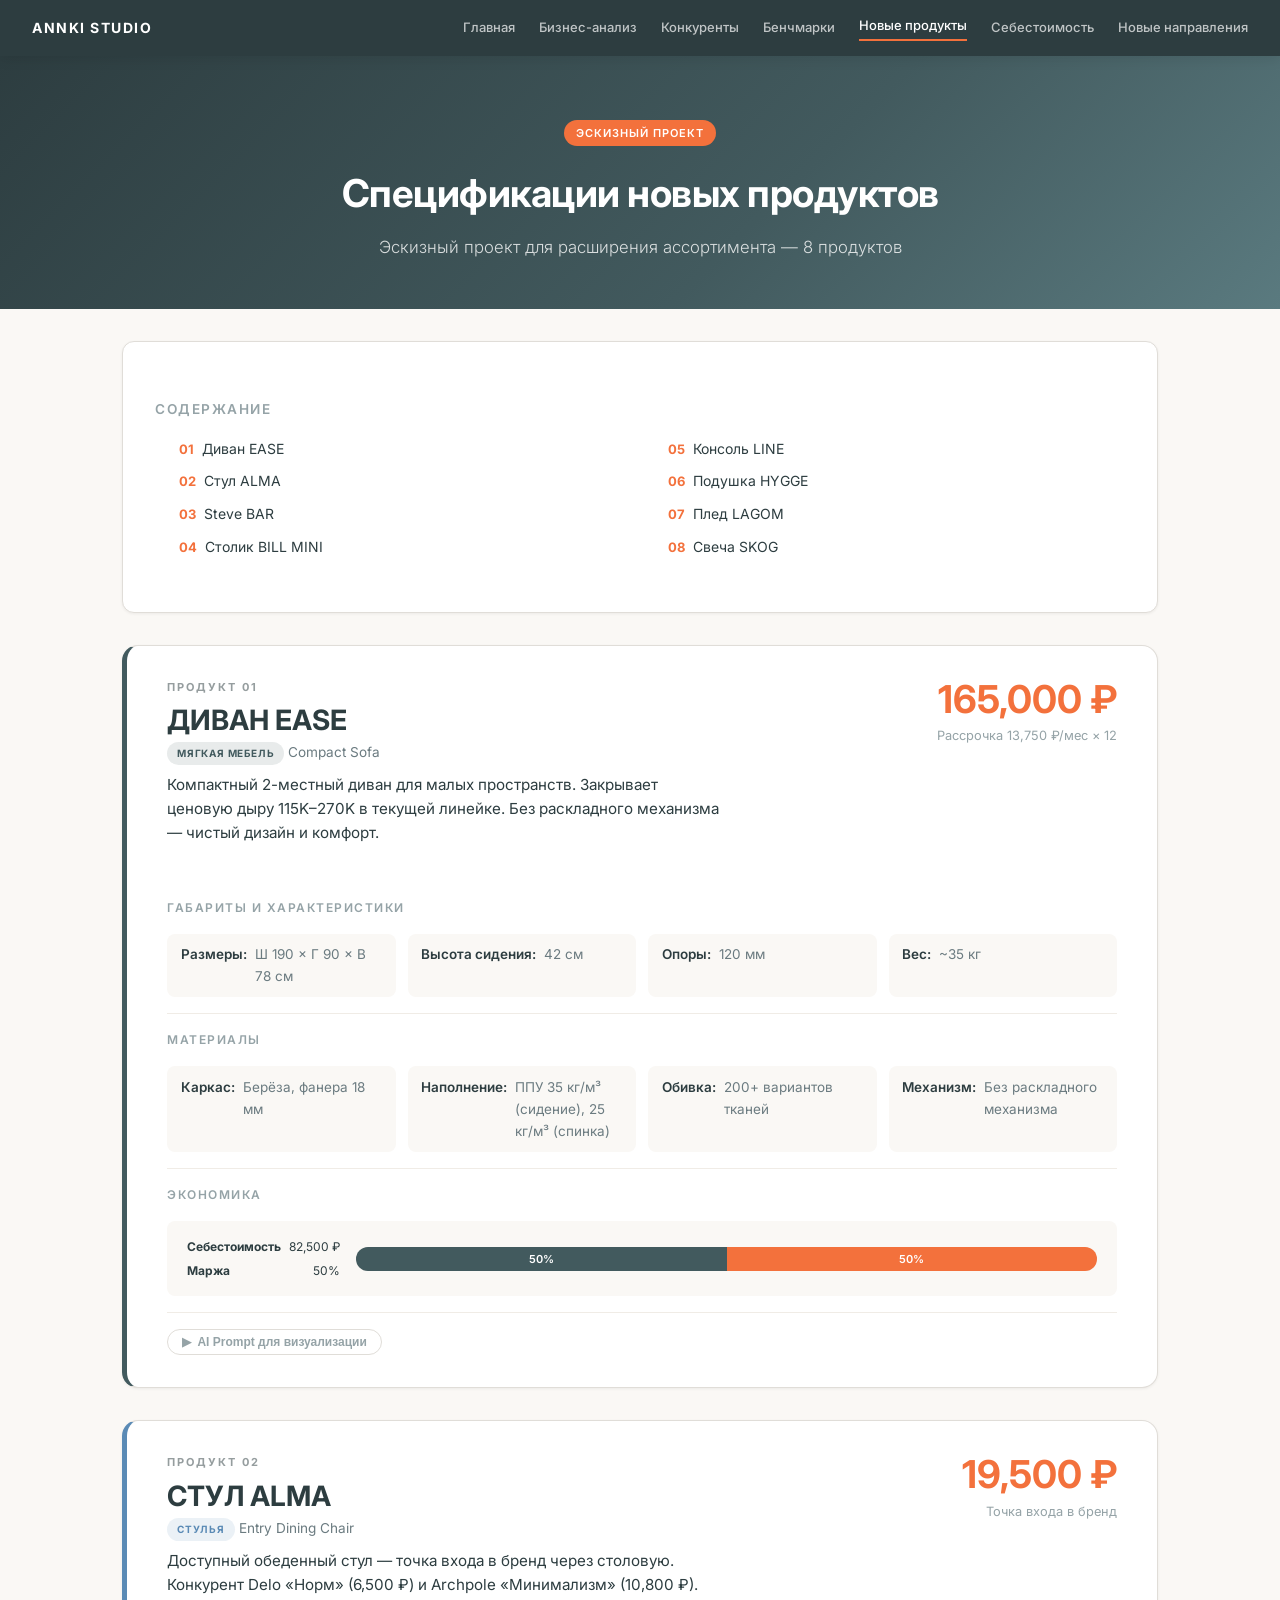
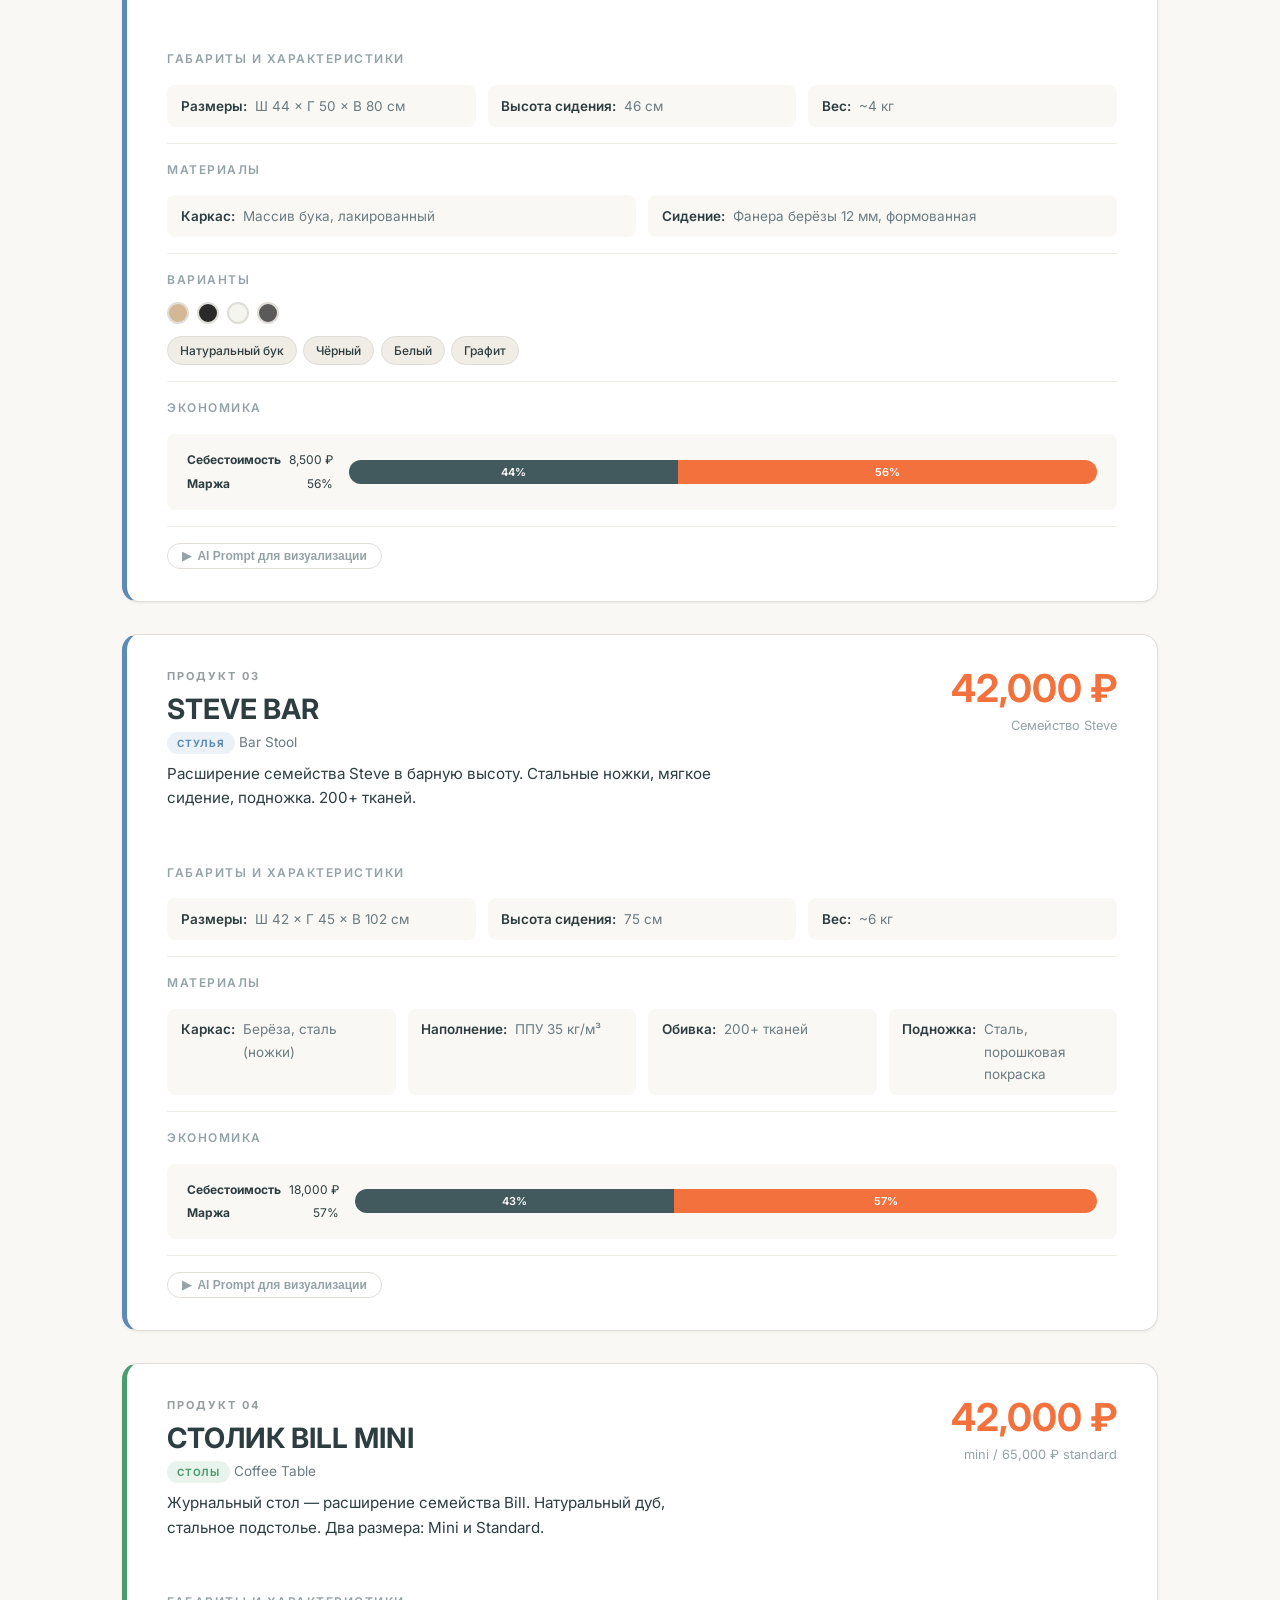
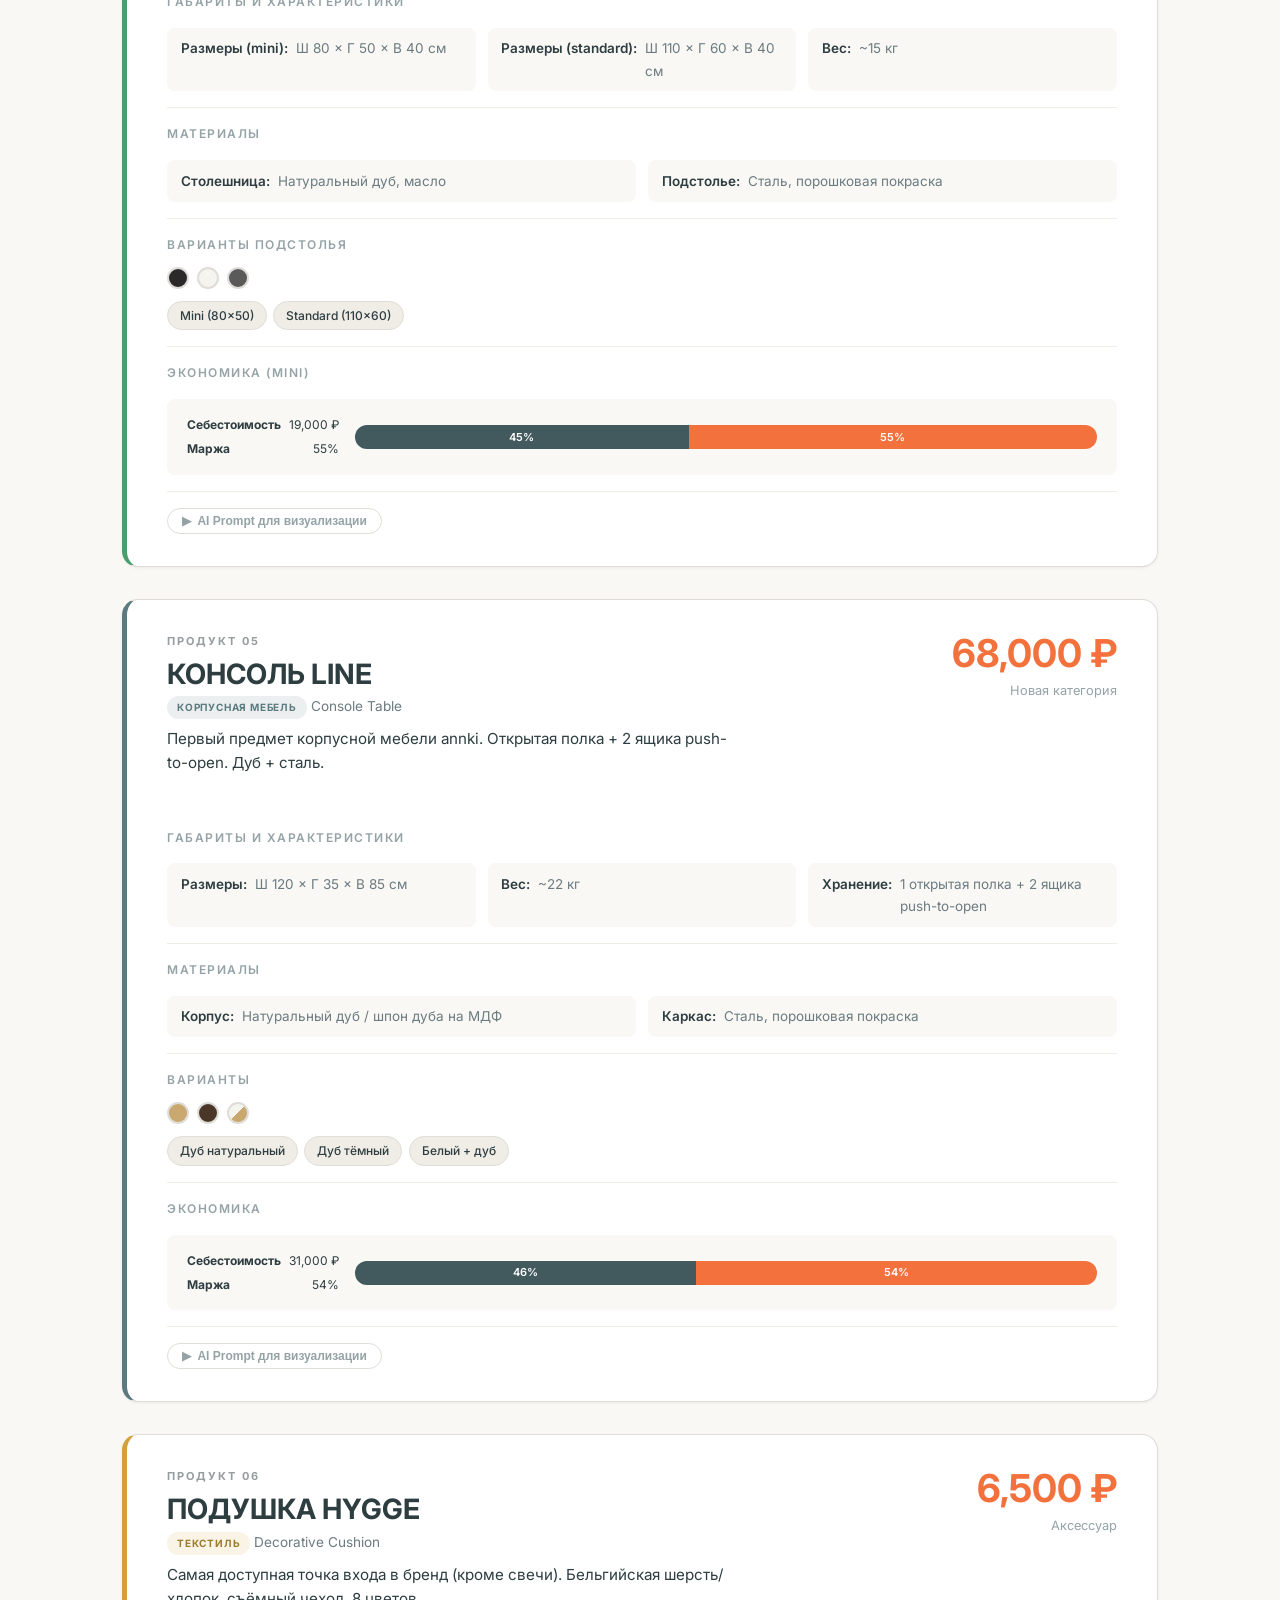
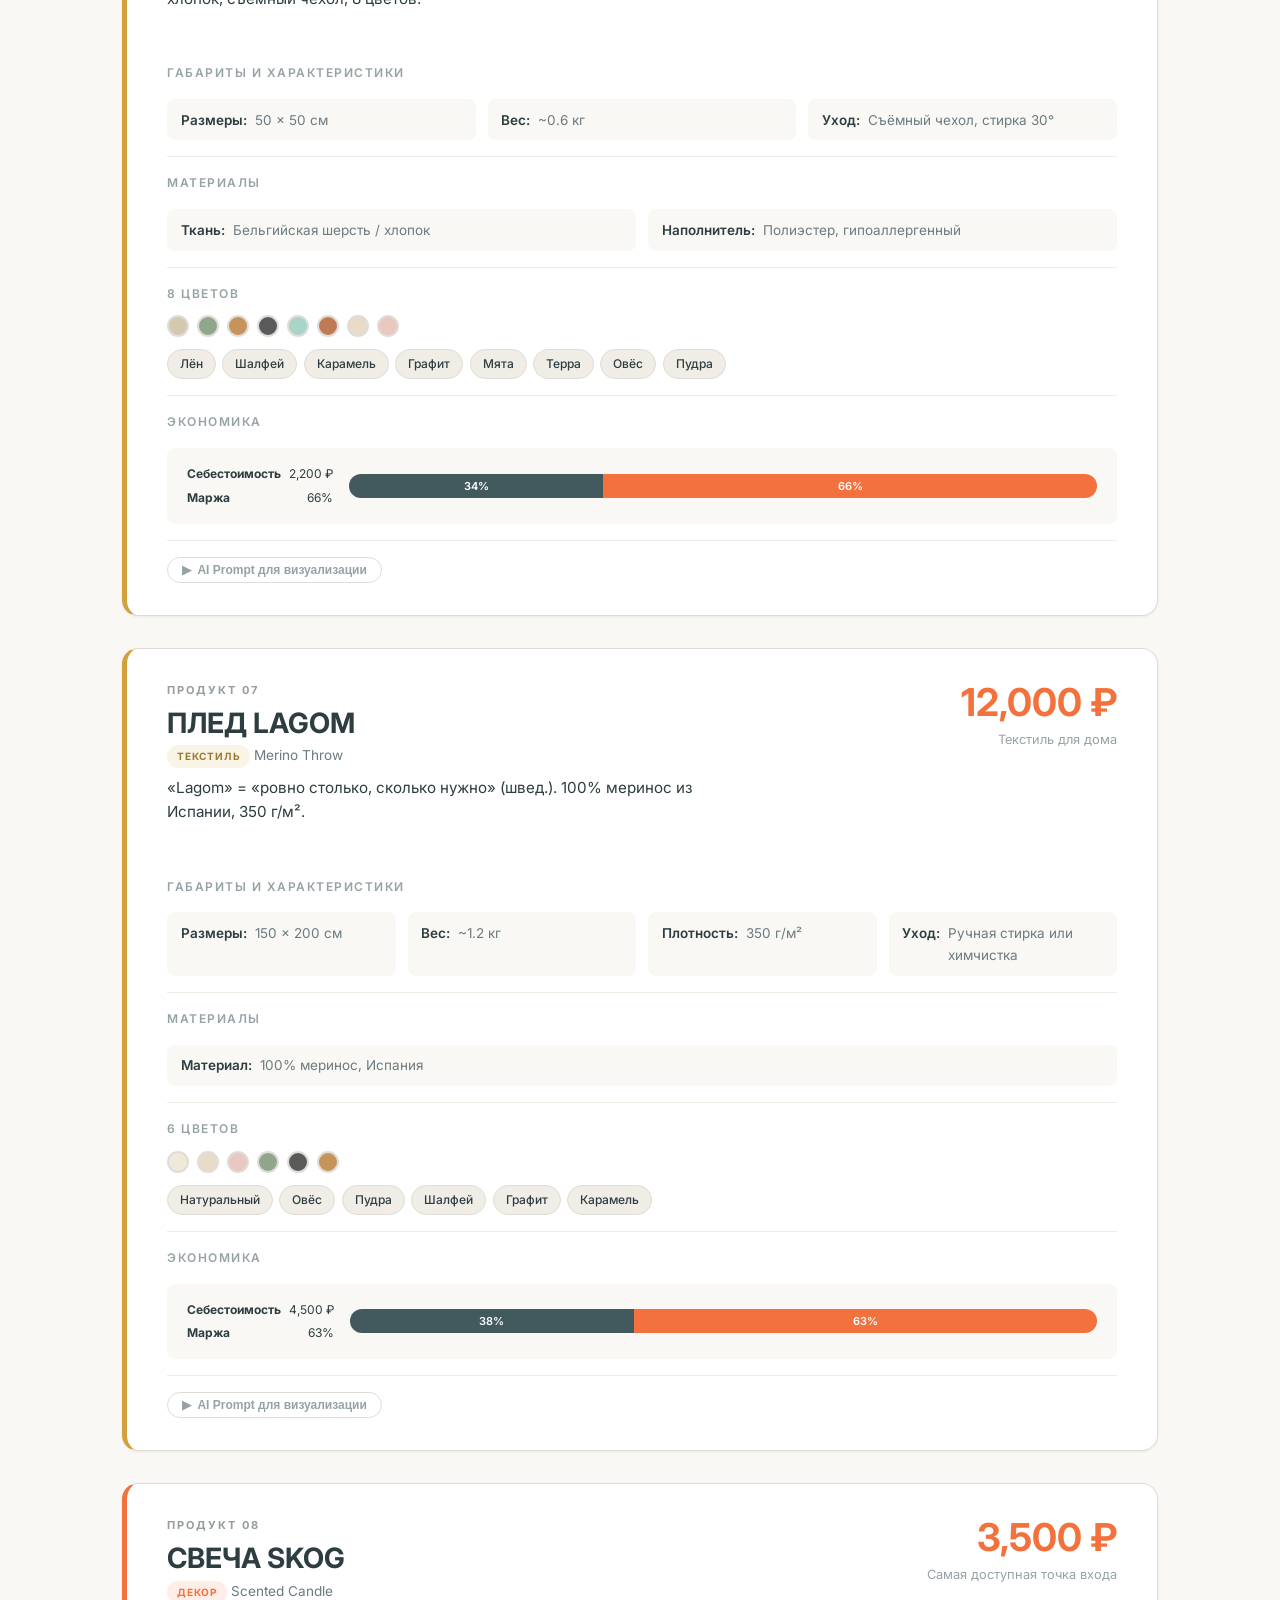
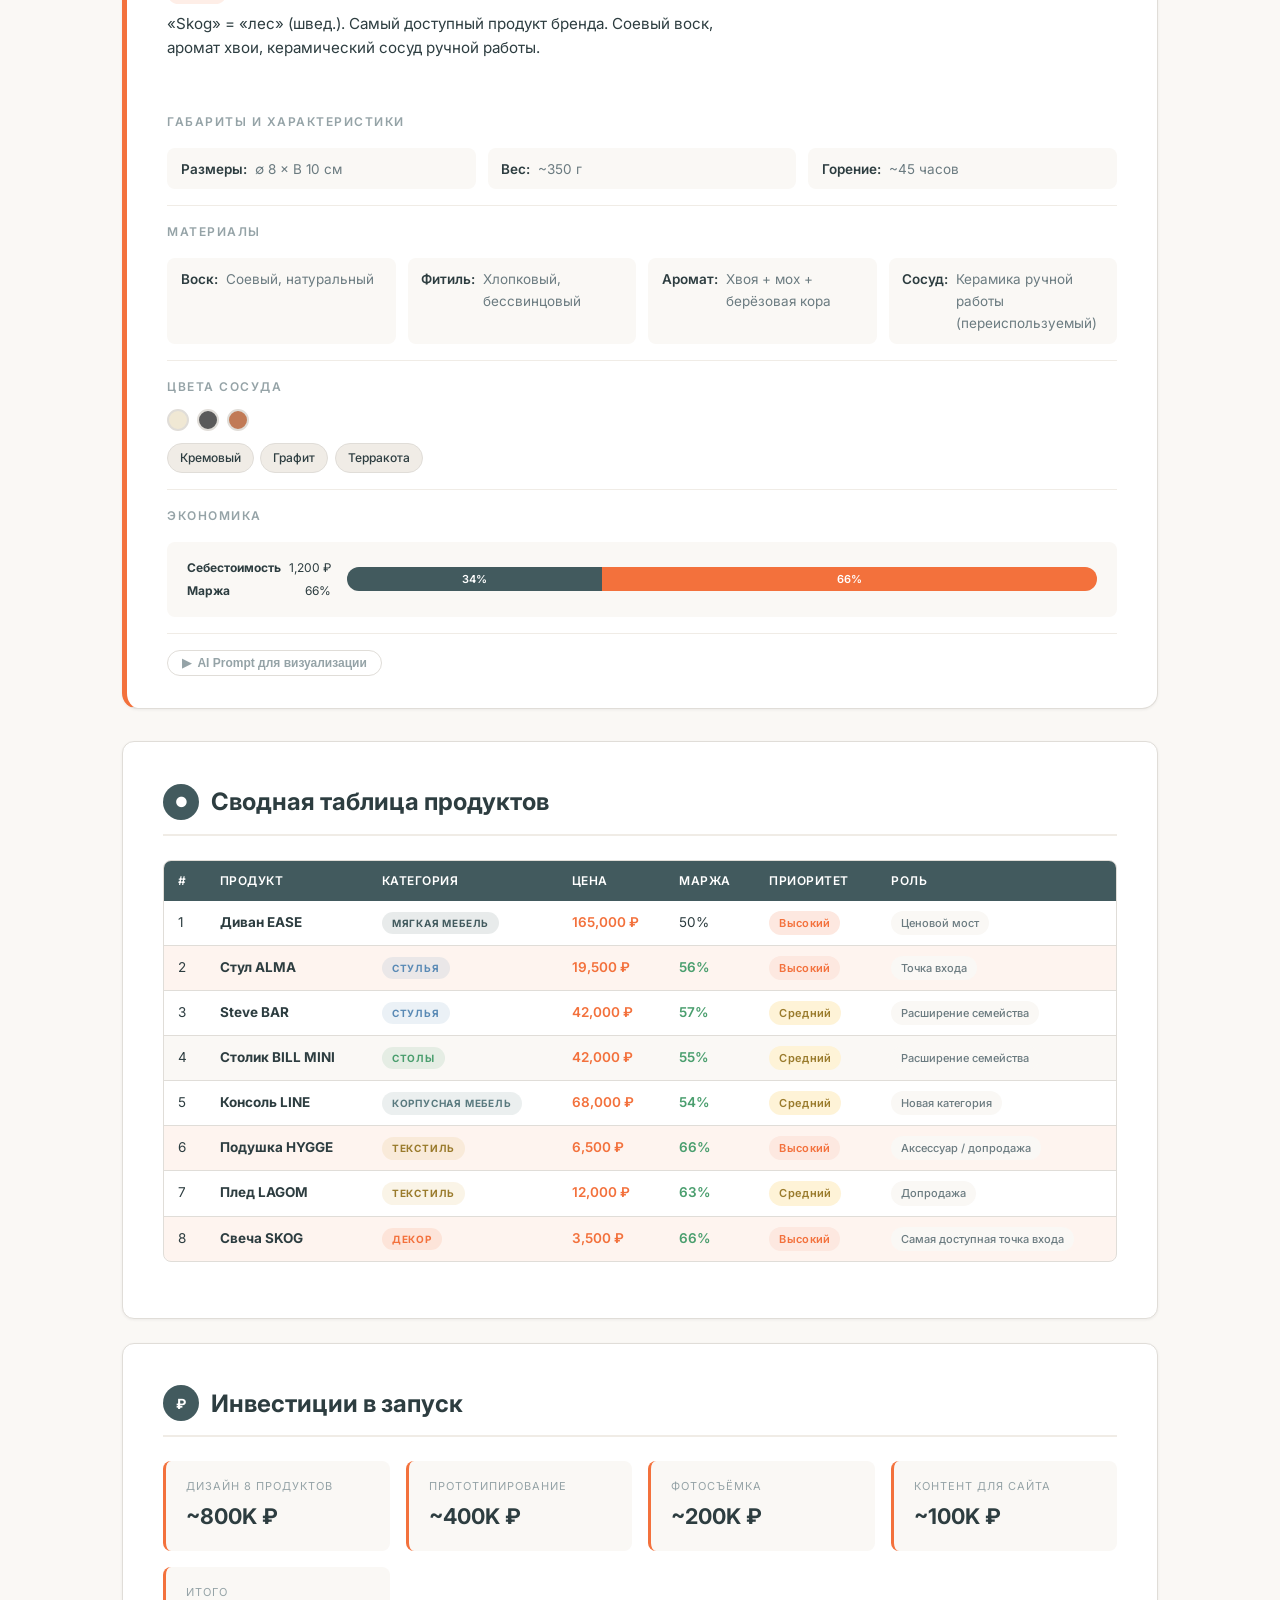
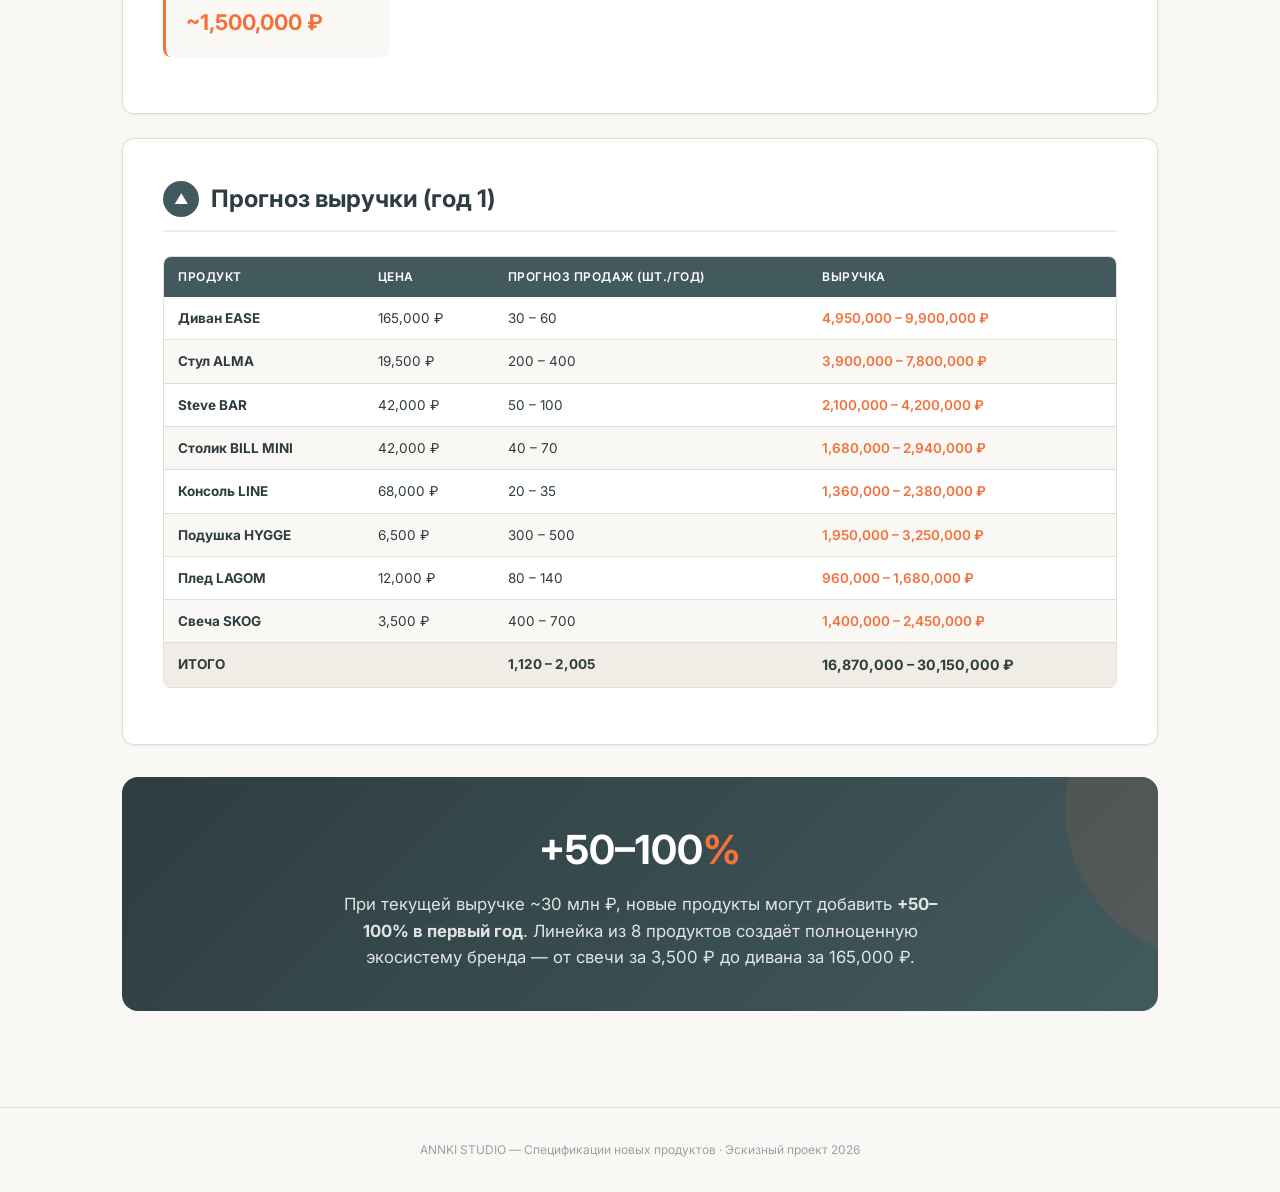
<file: new-products.html>
<!DOCTYPE html>
<html lang="ru">
<head>
  <meta charset="UTF-8">
  <meta name="viewport" content="width=device-width, initial-scale=1.0">
  <title>ANNKI STUDIO — Спецификации новых продуктов</title>
  <link rel="stylesheet" href="style.css">
  <style>
    /* ── Product Cards ── */
    .product-card {
      background: var(--white);
      border-radius: var(--radius-lg);
      border: 1px solid var(--border);
      margin-bottom: 2rem;
      overflow: hidden;
      box-shadow: var(--shadow-sm);
      transition: box-shadow 0.3s;
    }
    .product-card:hover {
      box-shadow: var(--shadow-lg);
    }

    .product-card-header {
      padding: 2rem 2.5rem 1.5rem;
      display: flex;
      justify-content: space-between;
      align-items: flex-start;
      gap: 1.5rem;
      flex-wrap: wrap;
    }

    .product-card-header-left {
      flex: 1;
      min-width: 250px;
    }

    .product-number {
      font-size: 11px;
      font-weight: 700;
      text-transform: uppercase;
      letter-spacing: 2px;
      margin-bottom: 0.5rem;
      opacity: 0.5;
    }

    .product-name {
      font-size: 1.75rem;
      font-weight: 700;
      color: var(--primary-dark);
      line-height: 1.2;
      margin-bottom: 0.25rem;
    }

    .product-type {
      font-size: 0.85rem;
      color: var(--text-light);
      margin-bottom: 0.5rem;
    }

    .product-concept {
      font-size: 0.95rem;
      color: var(--text);
      line-height: 1.6;
      max-width: 560px;
    }

    .product-price-block {
      text-align: right;
      flex-shrink: 0;
    }

    .product-price {
      font-size: 2.4rem;
      font-weight: 700;
      color: var(--accent);
      line-height: 1.1;
    }

    .product-price-sub {
      font-size: 0.8rem;
      color: var(--text-muted);
      margin-top: 0.35rem;
    }

    .product-card-body {
      padding: 0 2.5rem 2rem;
    }

    /* Category accent stripe */
    .product-card[data-category="furniture"] { border-left: 5px solid var(--primary); }
    .product-card[data-category="chairs"] { border-left: 5px solid var(--info); }
    .product-card[data-category="tables"] { border-left: 5px solid var(--success); }
    .product-card[data-category="textile"] { border-left: 5px solid var(--warning); }
    .product-card[data-category="decor"] { border-left: 5px solid var(--accent); }
    .product-card[data-category="storage"] { border-left: 5px solid var(--primary-light); }

    /* Specs grid */
    .specs-grid {
      display: grid;
      grid-template-columns: repeat(auto-fit, minmax(220px, 1fr));
      gap: 0.75rem;
      margin: 1rem 0;
    }
    .spec-item {
      display: flex;
      gap: 0.5rem;
      font-size: 13.5px;
      padding: 0.6rem 0.85rem;
      background: var(--cream);
      border-radius: var(--radius-sm);
    }
    .spec-label {
      font-weight: 600;
      color: var(--primary-dark);
      white-space: nowrap;
    }
    .spec-value {
      color: var(--text-light);
    }

    /* Color dots */
    .color-options {
      display: flex;
      flex-wrap: wrap;
      gap: 0.5rem;
      margin: 0.75rem 0;
      align-items: center;
    }
    .color-dot {
      display: inline-block;
      width: 22px;
      height: 22px;
      border-radius: 50%;
      border: 2px solid var(--border);
      transition: transform 0.2s;
    }
    .color-dot:hover {
      transform: scale(1.25);
    }

    /* Variant tags */
    .variant-tags {
      display: flex;
      flex-wrap: wrap;
      gap: 0.4rem;
      margin: 0.5rem 0;
    }
    .variant-tag {
      display: inline-block;
      padding: 4px 12px;
      border-radius: 20px;
      font-size: 12px;
      font-weight: 500;
      background: var(--cream-dark);
      color: var(--text);
      border: 1px solid var(--border);
    }

    /* Margin bar */
    .margin-bar-container {
      display: flex;
      align-items: center;
      gap: 1rem;
      margin: 1rem 0;
      padding: 1rem 1.25rem;
      background: var(--cream);
      border-radius: var(--radius-sm);
    }
    .margin-bar-labels {
      display: flex;
      flex-direction: column;
      gap: 0.25rem;
      min-width: 120px;
      font-size: 12px;
    }
    .margin-bar-labels span {
      display: flex;
      justify-content: space-between;
      gap: 0.5rem;
    }
    .margin-bar-track {
      flex: 1;
      height: 24px;
      border-radius: 12px;
      overflow: hidden;
      display: flex;
      background: var(--cream-dark);
    }
    .margin-bar-cost {
      height: 100%;
      background: var(--primary);
      display: flex;
      align-items: center;
      justify-content: center;
      font-size: 11px;
      font-weight: 600;
      color: var(--white);
    }
    .margin-bar-margin {
      height: 100%;
      background: var(--accent);
      display: flex;
      align-items: center;
      justify-content: center;
      font-size: 11px;
      font-weight: 600;
      color: var(--white);
    }

    /* Collapsible prompt */
    .prompt-block {
      margin-top: 1rem;
    }
    .prompt-toggle {
      display: inline-flex;
      align-items: center;
      gap: 0.4rem;
      cursor: pointer;
      font-size: 12px;
      font-weight: 600;
      color: var(--text-muted);
      background: none;
      border: 1px solid var(--border);
      padding: 5px 14px;
      border-radius: 20px;
      transition: all 0.2s;
      user-select: none;
    }
    .prompt-toggle:hover {
      color: var(--primary);
      border-color: var(--primary);
    }
    .prompt-toggle .arrow {
      transition: transform 0.2s;
      display: inline-block;
    }
    .prompt-content {
      display: none;
      margin-top: 0.75rem;
      background: var(--primary-dark);
      color: #a8c8cc;
      font-family: 'SF Mono', 'Fira Code', monospace;
      font-size: 12px;
      padding: 1.25rem;
      border-radius: var(--radius-sm);
      line-height: 1.7;
      overflow-x: auto;
    }
    .prompt-content.open {
      display: block;
    }

    /* Subsection divider */
    .product-subsection {
      margin-top: 1rem;
      padding-top: 1rem;
      border-top: 1px solid var(--cream-dark);
    }
    .product-subsection:first-child {
      border-top: none;
      padding-top: 0;
    }
    .product-subsection-title {
      font-size: 0.75rem;
      text-transform: uppercase;
      letter-spacing: 1.5px;
      color: var(--text-muted);
      font-weight: 600;
      margin-bottom: 0.5rem;
    }

    /* Category label */
    .cat-label {
      display: inline-block;
      padding: 3px 10px;
      border-radius: 20px;
      font-size: 10px;
      font-weight: 700;
      text-transform: uppercase;
      letter-spacing: 0.8px;
    }
    .cat-furniture { background: rgba(66,90,94,0.12); color: var(--primary); }
    .cat-chairs { background: rgba(90,138,181,0.12); color: var(--info); }
    .cat-tables { background: rgba(74,158,110,0.12); color: var(--success); }
    .cat-textile { background: rgba(212,160,60,0.12); color: #9a7b2c; }
    .cat-decor { background: rgba(243,113,60,0.12); color: var(--accent); }
    .cat-storage { background: rgba(90,122,127,0.12); color: var(--primary-light); }

    /* Summary table priority tags */
    .role-tag {
      display: inline-block;
      padding: 3px 10px;
      border-radius: 20px;
      font-size: 11px;
      font-weight: 500;
      background: var(--cream);
      color: var(--text-light);
    }

    /* Investment total highlight */
    .invest-total {
      border-left-color: var(--accent) !important;
    }
    .invest-total .kv-value {
      color: var(--accent);
    }

    /* Final CTA block */
    .cta-block {
      background: linear-gradient(135deg, var(--primary-dark) 0%, var(--primary) 100%);
      border-radius: var(--radius-lg);
      padding: 2.5rem 3rem;
      color: var(--white);
      text-align: center;
      margin: 2rem 0;
      position: relative;
      overflow: hidden;
    }
    .cta-block::before {
      content: '';
      position: absolute;
      top: -50%;
      right: -20%;
      width: 300px;
      height: 300px;
      background: rgba(243,113,60,0.1);
      border-radius: 50%;
    }
    .cta-block .cta-value {
      font-size: 2.5rem;
      font-weight: 700;
      margin-bottom: 0.5rem;
    }
    .cta-block .cta-value span {
      color: var(--accent);
    }
    .cta-block .cta-text {
      font-size: 1.05rem;
      opacity: 0.85;
      max-width: 600px;
      margin: 0 auto;
      line-height: 1.6;
    }

    @media (max-width: 768px) {
      .product-card-header {
        padding: 1.5rem;
        flex-direction: column;
      }
      .product-price-block {
        text-align: left;
      }
      .product-card-body {
        padding: 0 1.5rem 1.5rem;
      }
      .product-price {
        font-size: 1.8rem;
      }
      .specs-grid {
        grid-template-columns: 1fr;
      }
      .cta-block {
        padding: 2rem 1.5rem;
      }
      .cta-block .cta-value {
        font-size: 1.8rem;
      }
    }
  </style>
</head>
<body>

  <!-- ── Navigation ── -->
  <nav class="top-nav">
    <a href="index.html" class="brand">ANNKI STUDIO</a>
    <a href="index.html">Главная</a>
    <a href="analysis.html">Бизнес-анализ</a>
    <a href="competitors.html">Конкуренты</a>
    <a href="benchmarks.html">Бенчмарки</a>
    <a href="new-products.html" class="active">Новые продукты</a>
  <a href="cost-analysis.html">Себестоимость</a>
  <a href="new-directions.html">Новые направления</a>
  </nav>

  <!-- ── Hero ── -->
  <section class="hero">
    <div class="badge">ЭСКИЗНЫЙ ПРОЕКТ</div>
    <h1>Спецификации новых продуктов</h1>
    <p class="subtitle">Эскизный проект для расширения ассортимента — 8 продуктов</p>
  </section>

  <div class="container">

    <!-- ── Table of Contents ── -->
    <div class="toc">
      <h3>Содержание</h3>
      <ol>
        <li><a href="#ease">Диван EASE</a></li>
        <li><a href="#alma">Стул ALMA</a></li>
        <li><a href="#steve-bar">Steve BAR</a></li>
        <li><a href="#bill-mini">Столик BILL MINI</a></li>
        <li><a href="#line">Консоль LINE</a></li>
        <li><a href="#hygge">Подушка HYGGE</a></li>
        <li><a href="#lagom">Плед LAGOM</a></li>
        <li><a href="#skog">Свеча SKOG</a></li>
      </ol>
    </div>

    <!-- ═══════════════════════════════════════════ -->
    <!-- PRODUCT 1: ДИВАН EASE -->
    <!-- ═══════════════════════════════════════════ -->
    <div class="product-card" data-category="furniture" id="ease">
      <div class="product-card-header">
        <div class="product-card-header-left">
          <div class="product-number">Продукт 01</div>
          <div class="product-name">ДИВАН EASE</div>
          <div class="product-type">
            <span class="cat-label cat-furniture">Мягкая мебель</span>
            Compact Sofa
          </div>
          <p class="product-concept">Компактный 2-местный диван для малых пространств. Закрывает ценовую дыру 115K–270K в текущей линейке. Без раскладного механизма — чистый дизайн и комфорт.</p>
        </div>
        <div class="product-price-block">
          <div class="product-price">165,000 &#8381;</div>
          <div class="product-price-sub">Рассрочка 13,750 &#8381;/мес &times; 12</div>
        </div>
      </div>
      <div class="product-card-body">

        <div class="product-subsection">
          <div class="product-subsection-title">Габариты и характеристики</div>
          <div class="specs-grid">
            <div class="spec-item"><span class="spec-label">Размеры:</span><span class="spec-value">Ш 190 &times; Г 90 &times; В 78 см</span></div>
            <div class="spec-item"><span class="spec-label">Высота сидения:</span><span class="spec-value">42 см</span></div>
            <div class="spec-item"><span class="spec-label">Опоры:</span><span class="spec-value">120 мм</span></div>
            <div class="spec-item"><span class="spec-label">Вес:</span><span class="spec-value">~35 кг</span></div>
          </div>
        </div>

        <div class="product-subsection">
          <div class="product-subsection-title">Материалы</div>
          <div class="specs-grid">
            <div class="spec-item"><span class="spec-label">Каркас:</span><span class="spec-value">Берёза, фанера 18 мм</span></div>
            <div class="spec-item"><span class="spec-label">Наполнение:</span><span class="spec-value">ППУ 35 кг/м&sup3; (сидение), 25 кг/м&sup3; (спинка)</span></div>
            <div class="spec-item"><span class="spec-label">Обивка:</span><span class="spec-value">200+ вариантов тканей</span></div>
            <div class="spec-item"><span class="spec-label">Механизм:</span><span class="spec-value">Без раскладного механизма</span></div>
          </div>
        </div>

        <div class="product-subsection">
          <div class="product-subsection-title">Экономика</div>
          <div class="margin-bar-container">
            <div class="margin-bar-labels">
              <span><strong>Себестоимость</strong> 82,500 &#8381;</span>
              <span><strong>Маржа</strong> 50%</span>
            </div>
            <div class="margin-bar-track">
              <div class="margin-bar-cost" style="width: 50%;">50%</div>
              <div class="margin-bar-margin" style="width: 50%;">50%</div>
            </div>
          </div>
        </div>

        <div class="product-subsection prompt-block">
          <button class="prompt-toggle" onclick="this.nextElementSibling.classList.toggle('open'); this.querySelector('.arrow').style.transform = this.nextElementSibling.classList.contains('open') ? 'rotate(90deg)' : '';">
            <span class="arrow">&#9654;</span> AI Prompt для визуализации
          </button>
          <div class="prompt-content">Minimalist compact 2-seater sofa, Scandinavian design, light birch wood legs 120mm, clean lines, premium fabric upholstery in warm neutral tone, no sleeper mechanism, 190cm wide, low profile, professional studio photography on light cream background, soft shadows, 4K --ar 16:9 --style raw</div>
        </div>

      </div>
    </div>

    <!-- ═══════════════════════════════════════════ -->
    <!-- PRODUCT 2: СТУЛ ALMA -->
    <!-- ═══════════════════════════════════════════ -->
    <div class="product-card" data-category="chairs" id="alma">
      <div class="product-card-header">
        <div class="product-card-header-left">
          <div class="product-number">Продукт 02</div>
          <div class="product-name">СТУЛ ALMA</div>
          <div class="product-type">
            <span class="cat-label cat-chairs">Стулья</span>
            Entry Dining Chair
          </div>
          <p class="product-concept">Доступный обеденный стул — точка входа в бренд через столовую. Конкурент Delo &laquo;Норм&raquo; (6,500 &#8381;) и Archpole &laquo;Минимализм&raquo; (10,800 &#8381;).</p>
        </div>
        <div class="product-price-block">
          <div class="product-price">19,500 &#8381;</div>
          <div class="product-price-sub">Точка входа в бренд</div>
        </div>
      </div>
      <div class="product-card-body">

        <div class="product-subsection">
          <div class="product-subsection-title">Габариты и характеристики</div>
          <div class="specs-grid">
            <div class="spec-item"><span class="spec-label">Размеры:</span><span class="spec-value">Ш 44 &times; Г 50 &times; В 80 см</span></div>
            <div class="spec-item"><span class="spec-label">Высота сидения:</span><span class="spec-value">46 см</span></div>
            <div class="spec-item"><span class="spec-label">Вес:</span><span class="spec-value">~4 кг</span></div>
          </div>
        </div>

        <div class="product-subsection">
          <div class="product-subsection-title">Материалы</div>
          <div class="specs-grid">
            <div class="spec-item"><span class="spec-label">Каркас:</span><span class="spec-value">Массив бука, лакированный</span></div>
            <div class="spec-item"><span class="spec-label">Сидение:</span><span class="spec-value">Фанера берёзы 12 мм, формованная</span></div>
          </div>
        </div>

        <div class="product-subsection">
          <div class="product-subsection-title">Варианты</div>
          <div class="color-options">
            <div class="color-dot" style="background: #d4b896;" title="Натуральный бук"></div>
            <div class="color-dot" style="background: #2a2a2a;" title="Чёрный"></div>
            <div class="color-dot" style="background: #f5f5f0;" title="Белый"></div>
            <div class="color-dot" style="background: #5a5a5a;" title="Графит"></div>
          </div>
          <div class="variant-tags">
            <span class="variant-tag">Натуральный бук</span>
            <span class="variant-tag">Чёрный</span>
            <span class="variant-tag">Белый</span>
            <span class="variant-tag">Графит</span>
          </div>
        </div>

        <div class="product-subsection">
          <div class="product-subsection-title">Экономика</div>
          <div class="margin-bar-container">
            <div class="margin-bar-labels">
              <span><strong>Себестоимость</strong> 8,500 &#8381;</span>
              <span><strong>Маржа</strong> 56%</span>
            </div>
            <div class="margin-bar-track">
              <div class="margin-bar-cost" style="width: 44%;">44%</div>
              <div class="margin-bar-margin" style="width: 56%;">56%</div>
            </div>
          </div>
        </div>

        <div class="product-subsection prompt-block">
          <button class="prompt-toggle" onclick="this.nextElementSibling.classList.toggle('open'); this.querySelector('.arrow').style.transform = this.nextElementSibling.classList.contains('open') ? 'rotate(90deg)' : '';">
            <span class="arrow">&#9654;</span> AI Prompt для визуализации
          </button>
          <div class="prompt-content">Minimalist dining chair, solid beech wood frame, lacquered natural finish, molded birch plywood seat, Scandinavian design, lightweight 4kg, simple elegant form, studio photography on white background, soft natural light, 4K --ar 3:4 --style raw</div>
        </div>

      </div>
    </div>

    <!-- ═══════════════════════════════════════════ -->
    <!-- PRODUCT 3: STEVE BAR -->
    <!-- ═══════════════════════════════════════════ -->
    <div class="product-card" data-category="chairs" id="steve-bar">
      <div class="product-card-header">
        <div class="product-card-header-left">
          <div class="product-number">Продукт 03</div>
          <div class="product-name">STEVE BAR</div>
          <div class="product-type">
            <span class="cat-label cat-chairs">Стулья</span>
            Bar Stool
          </div>
          <p class="product-concept">Расширение семейства Steve в барную высоту. Стальные ножки, мягкое сидение, подножка. 200+ тканей.</p>
        </div>
        <div class="product-price-block">
          <div class="product-price">42,000 &#8381;</div>
          <div class="product-price-sub">Семейство Steve</div>
        </div>
      </div>
      <div class="product-card-body">

        <div class="product-subsection">
          <div class="product-subsection-title">Габариты и характеристики</div>
          <div class="specs-grid">
            <div class="spec-item"><span class="spec-label">Размеры:</span><span class="spec-value">Ш 42 &times; Г 45 &times; В 102 см</span></div>
            <div class="spec-item"><span class="spec-label">Высота сидения:</span><span class="spec-value">75 см</span></div>
            <div class="spec-item"><span class="spec-label">Вес:</span><span class="spec-value">~6 кг</span></div>
          </div>
        </div>

        <div class="product-subsection">
          <div class="product-subsection-title">Материалы</div>
          <div class="specs-grid">
            <div class="spec-item"><span class="spec-label">Каркас:</span><span class="spec-value">Берёза, сталь (ножки)</span></div>
            <div class="spec-item"><span class="spec-label">Наполнение:</span><span class="spec-value">ППУ 35 кг/м&sup3;</span></div>
            <div class="spec-item"><span class="spec-label">Обивка:</span><span class="spec-value">200+ тканей</span></div>
            <div class="spec-item"><span class="spec-label">Подножка:</span><span class="spec-value">Сталь, порошковая покраска</span></div>
          </div>
        </div>

        <div class="product-subsection">
          <div class="product-subsection-title">Экономика</div>
          <div class="margin-bar-container">
            <div class="margin-bar-labels">
              <span><strong>Себестоимость</strong> 18,000 &#8381;</span>
              <span><strong>Маржа</strong> 57%</span>
            </div>
            <div class="margin-bar-track">
              <div class="margin-bar-cost" style="width: 43%;">43%</div>
              <div class="margin-bar-margin" style="width: 57%;">57%</div>
            </div>
          </div>
        </div>

        <div class="product-subsection prompt-block">
          <button class="prompt-toggle" onclick="this.nextElementSibling.classList.toggle('open'); this.querySelector('.arrow').style.transform = this.nextElementSibling.classList.contains('open') ? 'rotate(90deg)' : '';">
            <span class="arrow">&#9654;</span> AI Prompt для визуализации
          </button>
          <div class="prompt-content">Modern bar stool, Scandinavian design, birch wood shell with steel legs, powder-coated black metal footrest, upholstered seat in neutral fabric, 75cm seat height, clean minimal form, professional product photography, cream background, 4K --ar 3:4 --style raw</div>
        </div>

      </div>
    </div>

    <!-- ═══════════════════════════════════════════ -->
    <!-- PRODUCT 4: СТОЛИК BILL MINI -->
    <!-- ═══════════════════════════════════════════ -->
    <div class="product-card" data-category="tables" id="bill-mini">
      <div class="product-card-header">
        <div class="product-card-header-left">
          <div class="product-number">Продукт 04</div>
          <div class="product-name">СТОЛИК BILL MINI</div>
          <div class="product-type">
            <span class="cat-label cat-tables">Столы</span>
            Coffee Table
          </div>
          <p class="product-concept">Журнальный стол — расширение семейства Bill. Натуральный дуб, стальное подстолье. Два размера: Mini и Standard.</p>
        </div>
        <div class="product-price-block">
          <div class="product-price">42,000 &#8381;</div>
          <div class="product-price-sub">mini / 65,000 &#8381; standard</div>
        </div>
      </div>
      <div class="product-card-body">

        <div class="product-subsection">
          <div class="product-subsection-title">Габариты и характеристики</div>
          <div class="specs-grid">
            <div class="spec-item"><span class="spec-label">Размеры (mini):</span><span class="spec-value">Ш 80 &times; Г 50 &times; В 40 см</span></div>
            <div class="spec-item"><span class="spec-label">Размеры (standard):</span><span class="spec-value">Ш 110 &times; Г 60 &times; В 40 см</span></div>
            <div class="spec-item"><span class="spec-label">Вес:</span><span class="spec-value">~15 кг</span></div>
          </div>
        </div>

        <div class="product-subsection">
          <div class="product-subsection-title">Материалы</div>
          <div class="specs-grid">
            <div class="spec-item"><span class="spec-label">Столешница:</span><span class="spec-value">Натуральный дуб, масло</span></div>
            <div class="spec-item"><span class="spec-label">Подстолье:</span><span class="spec-value">Сталь, порошковая покраска</span></div>
          </div>
        </div>

        <div class="product-subsection">
          <div class="product-subsection-title">Варианты подстолья</div>
          <div class="color-options">
            <div class="color-dot" style="background: #2a2a2a;" title="Чёрный"></div>
            <div class="color-dot" style="background: #f5f5f0;" title="Белый"></div>
            <div class="color-dot" style="background: #5a5a5a;" title="Графит"></div>
          </div>
          <div class="variant-tags">
            <span class="variant-tag">Mini (80&times;50)</span>
            <span class="variant-tag">Standard (110&times;60)</span>
          </div>
        </div>

        <div class="product-subsection">
          <div class="product-subsection-title">Экономика (mini)</div>
          <div class="margin-bar-container">
            <div class="margin-bar-labels">
              <span><strong>Себестоимость</strong> 19,000 &#8381;</span>
              <span><strong>Маржа</strong> 55%</span>
            </div>
            <div class="margin-bar-track">
              <div class="margin-bar-cost" style="width: 45%;">45%</div>
              <div class="margin-bar-margin" style="width: 55%;">55%</div>
            </div>
          </div>
        </div>

        <div class="product-subsection prompt-block">
          <button class="prompt-toggle" onclick="this.nextElementSibling.classList.toggle('open'); this.querySelector('.arrow').style.transform = this.nextElementSibling.classList.contains('open') ? 'rotate(90deg)' : '';">
            <span class="arrow">&#9654;</span> AI Prompt для визуализации
          </button>
          <div class="prompt-content">Minimalist coffee table, natural oak top with oil finish, black powder-coated steel frame base, Scandinavian design, 80cm wide low profile, warm wood grain texture, professional studio photography, cream background, soft shadows, 4K --ar 16:9 --style raw</div>
        </div>

      </div>
    </div>

    <!-- ═══════════════════════════════════════════ -->
    <!-- PRODUCT 5: КОНСОЛЬ LINE -->
    <!-- ═══════════════════════════════════════════ -->
    <div class="product-card" data-category="storage" id="line">
      <div class="product-card-header">
        <div class="product-card-header-left">
          <div class="product-number">Продукт 05</div>
          <div class="product-name">КОНСОЛЬ LINE</div>
          <div class="product-type">
            <span class="cat-label cat-storage">Корпусная мебель</span>
            Console Table
          </div>
          <p class="product-concept">Первый предмет корпусной мебели annki. Открытая полка + 2 ящика push-to-open. Дуб + сталь.</p>
        </div>
        <div class="product-price-block">
          <div class="product-price">68,000 &#8381;</div>
          <div class="product-price-sub">Новая категория</div>
        </div>
      </div>
      <div class="product-card-body">

        <div class="product-subsection">
          <div class="product-subsection-title">Габариты и характеристики</div>
          <div class="specs-grid">
            <div class="spec-item"><span class="spec-label">Размеры:</span><span class="spec-value">Ш 120 &times; Г 35 &times; В 85 см</span></div>
            <div class="spec-item"><span class="spec-label">Вес:</span><span class="spec-value">~22 кг</span></div>
            <div class="spec-item"><span class="spec-label">Хранение:</span><span class="spec-value">1 открытая полка + 2 ящика push-to-open</span></div>
          </div>
        </div>

        <div class="product-subsection">
          <div class="product-subsection-title">Материалы</div>
          <div class="specs-grid">
            <div class="spec-item"><span class="spec-label">Корпус:</span><span class="spec-value">Натуральный дуб / шпон дуба на МДФ</span></div>
            <div class="spec-item"><span class="spec-label">Каркас:</span><span class="spec-value">Сталь, порошковая покраска</span></div>
          </div>
        </div>

        <div class="product-subsection">
          <div class="product-subsection-title">Варианты</div>
          <div class="color-options">
            <div class="color-dot" style="background: #c8a86e;" title="Дуб натуральный"></div>
            <div class="color-dot" style="background: #4a3728;" title="Дуб тёмный"></div>
            <div class="color-dot" style="background: linear-gradient(135deg, #f5f5f0 50%, #c8a86e 50%);" title="Белый + дуб"></div>
          </div>
          <div class="variant-tags">
            <span class="variant-tag">Дуб натуральный</span>
            <span class="variant-tag">Дуб тёмный</span>
            <span class="variant-tag">Белый + дуб</span>
          </div>
        </div>

        <div class="product-subsection">
          <div class="product-subsection-title">Экономика</div>
          <div class="margin-bar-container">
            <div class="margin-bar-labels">
              <span><strong>Себестоимость</strong> 31,000 &#8381;</span>
              <span><strong>Маржа</strong> 54%</span>
            </div>
            <div class="margin-bar-track">
              <div class="margin-bar-cost" style="width: 46%;">46%</div>
              <div class="margin-bar-margin" style="width: 54%;">54%</div>
            </div>
          </div>
        </div>

        <div class="product-subsection prompt-block">
          <button class="prompt-toggle" onclick="this.nextElementSibling.classList.toggle('open'); this.querySelector('.arrow').style.transform = this.nextElementSibling.classList.contains('open') ? 'rotate(90deg)' : '';">
            <span class="arrow">&#9654;</span> AI Prompt для визуализации
          </button>
          <div class="prompt-content">Minimalist console table, natural oak and steel, 120cm wide narrow profile, one open shelf and two push-to-open drawers, Scandinavian modern design, clean geometric lines, professional studio photography, cream background, 4K --ar 16:9 --style raw</div>
        </div>

      </div>
    </div>

    <!-- ═══════════════════════════════════════════ -->
    <!-- PRODUCT 6: ПОДУШКА HYGGE -->
    <!-- ═══════════════════════════════════════════ -->
    <div class="product-card" data-category="textile" id="hygge">
      <div class="product-card-header">
        <div class="product-card-header-left">
          <div class="product-number">Продукт 06</div>
          <div class="product-name">ПОДУШКА HYGGE</div>
          <div class="product-type">
            <span class="cat-label cat-textile">Текстиль</span>
            Decorative Cushion
          </div>
          <p class="product-concept">Самая доступная точка входа в бренд (кроме свечи). Бельгийская шерсть/хлопок, съёмный чехол, 8 цветов.</p>
        </div>
        <div class="product-price-block">
          <div class="product-price">6,500 &#8381;</div>
          <div class="product-price-sub">Аксессуар</div>
        </div>
      </div>
      <div class="product-card-body">

        <div class="product-subsection">
          <div class="product-subsection-title">Габариты и характеристики</div>
          <div class="specs-grid">
            <div class="spec-item"><span class="spec-label">Размеры:</span><span class="spec-value">50 &times; 50 см</span></div>
            <div class="spec-item"><span class="spec-label">Вес:</span><span class="spec-value">~0.6 кг</span></div>
            <div class="spec-item"><span class="spec-label">Уход:</span><span class="spec-value">Съёмный чехол, стирка 30&deg;</span></div>
          </div>
        </div>

        <div class="product-subsection">
          <div class="product-subsection-title">Материалы</div>
          <div class="specs-grid">
            <div class="spec-item"><span class="spec-label">Ткань:</span><span class="spec-value">Бельгийская шерсть / хлопок</span></div>
            <div class="spec-item"><span class="spec-label">Наполнитель:</span><span class="spec-value">Полиэстер, гипоаллергенный</span></div>
          </div>
        </div>

        <div class="product-subsection">
          <div class="product-subsection-title">8 цветов</div>
          <div class="color-options">
            <div class="color-dot" style="background: #d4c9b0;" title="Лён"></div>
            <div class="color-dot" style="background: #8fa68a;" title="Шалфей"></div>
            <div class="color-dot" style="background: #c4945a;" title="Карамель"></div>
            <div class="color-dot" style="background: #5a5a5a;" title="Графит"></div>
            <div class="color-dot" style="background: #a8d5c8;" title="Мята"></div>
            <div class="color-dot" style="background: #c17a56;" title="Терра"></div>
            <div class="color-dot" style="background: #e8dcc8;" title="Овёс"></div>
            <div class="color-dot" style="background: #e8c8c0;" title="Пудра"></div>
          </div>
          <div class="variant-tags">
            <span class="variant-tag">Лён</span>
            <span class="variant-tag">Шалфей</span>
            <span class="variant-tag">Карамель</span>
            <span class="variant-tag">Графит</span>
            <span class="variant-tag">Мята</span>
            <span class="variant-tag">Терра</span>
            <span class="variant-tag">Овёс</span>
            <span class="variant-tag">Пудра</span>
          </div>
        </div>

        <div class="product-subsection">
          <div class="product-subsection-title">Экономика</div>
          <div class="margin-bar-container">
            <div class="margin-bar-labels">
              <span><strong>Себестоимость</strong> 2,200 &#8381;</span>
              <span><strong>Маржа</strong> 66%</span>
            </div>
            <div class="margin-bar-track">
              <div class="margin-bar-cost" style="width: 34%;">34%</div>
              <div class="margin-bar-margin" style="width: 66%;">66%</div>
            </div>
          </div>
        </div>

        <div class="product-subsection prompt-block">
          <button class="prompt-toggle" onclick="this.nextElementSibling.classList.toggle('open'); this.querySelector('.arrow').style.transform = this.nextElementSibling.classList.contains('open') ? 'rotate(90deg)' : '';">
            <span class="arrow">&#9654;</span> AI Prompt для визуализации
          </button>
          <div class="prompt-content">Stack of decorative cushions, Belgian wool and cotton blend, 50x50cm, 8 colors (linen, sage, caramel, graphite, mint, terra, oat, powder), Scandinavian hygge aesthetic, soft textures, studio photography, warm lighting, cream background, 4K --ar 1:1 --style raw</div>
        </div>

      </div>
    </div>

    <!-- ═══════════════════════════════════════════ -->
    <!-- PRODUCT 7: ПЛЕД LAGOM -->
    <!-- ═══════════════════════════════════════════ -->
    <div class="product-card" data-category="textile" id="lagom">
      <div class="product-card-header">
        <div class="product-card-header-left">
          <div class="product-number">Продукт 07</div>
          <div class="product-name">ПЛЕД LAGOM</div>
          <div class="product-type">
            <span class="cat-label cat-textile">Текстиль</span>
            Merino Throw
          </div>
          <p class="product-concept">&laquo;Lagom&raquo; = &laquo;ровно столько, сколько нужно&raquo; (швед.). 100% меринос из Испании, 350 г/м&sup2;.</p>
        </div>
        <div class="product-price-block">
          <div class="product-price">12,000 &#8381;</div>
          <div class="product-price-sub">Текстиль для дома</div>
        </div>
      </div>
      <div class="product-card-body">

        <div class="product-subsection">
          <div class="product-subsection-title">Габариты и характеристики</div>
          <div class="specs-grid">
            <div class="spec-item"><span class="spec-label">Размеры:</span><span class="spec-value">150 &times; 200 см</span></div>
            <div class="spec-item"><span class="spec-label">Вес:</span><span class="spec-value">~1.2 кг</span></div>
            <div class="spec-item"><span class="spec-label">Плотность:</span><span class="spec-value">350 г/м&sup2;</span></div>
            <div class="spec-item"><span class="spec-label">Уход:</span><span class="spec-value">Ручная стирка или химчистка</span></div>
          </div>
        </div>

        <div class="product-subsection">
          <div class="product-subsection-title">Материалы</div>
          <div class="specs-grid">
            <div class="spec-item"><span class="spec-label">Материал:</span><span class="spec-value">100% меринос, Испания</span></div>
          </div>
        </div>

        <div class="product-subsection">
          <div class="product-subsection-title">6 цветов</div>
          <div class="color-options">
            <div class="color-dot" style="background: #f0e8d8;" title="Натуральный"></div>
            <div class="color-dot" style="background: #e8dcc8;" title="Овёс"></div>
            <div class="color-dot" style="background: #e8c8c0;" title="Пудра"></div>
            <div class="color-dot" style="background: #8fa68a;" title="Шалфей"></div>
            <div class="color-dot" style="background: #5a5a5a;" title="Графит"></div>
            <div class="color-dot" style="background: #c4945a;" title="Карамель"></div>
          </div>
          <div class="variant-tags">
            <span class="variant-tag">Натуральный</span>
            <span class="variant-tag">Овёс</span>
            <span class="variant-tag">Пудра</span>
            <span class="variant-tag">Шалфей</span>
            <span class="variant-tag">Графит</span>
            <span class="variant-tag">Карамель</span>
          </div>
        </div>

        <div class="product-subsection">
          <div class="product-subsection-title">Экономика</div>
          <div class="margin-bar-container">
            <div class="margin-bar-labels">
              <span><strong>Себестоимость</strong> 4,500 &#8381;</span>
              <span><strong>Маржа</strong> 63%</span>
            </div>
            <div class="margin-bar-track">
              <div class="margin-bar-cost" style="width: 38%;">38%</div>
              <div class="margin-bar-margin" style="width: 62%;">63%</div>
            </div>
          </div>
        </div>

        <div class="product-subsection prompt-block">
          <button class="prompt-toggle" onclick="this.nextElementSibling.classList.toggle('open'); this.querySelector('.arrow').style.transform = this.nextElementSibling.classList.contains('open') ? 'rotate(90deg)' : '';">
            <span class="arrow">&#9654;</span> AI Prompt для визуализации
          </button>
          <div class="prompt-content">Luxurious merino wool throw blanket, 150x200cm, draped over minimalist sofa arm, natural oat color, soft texture detail, Scandinavian interior, warm natural light, professional lifestyle photography, 4K --ar 16:9 --style raw</div>
        </div>

      </div>
    </div>

    <!-- ═══════════════════════════════════════════ -->
    <!-- PRODUCT 8: СВЕЧА SKOG -->
    <!-- ═══════════════════════════════════════════ -->
    <div class="product-card" data-category="decor" id="skog">
      <div class="product-card-header">
        <div class="product-card-header-left">
          <div class="product-number">Продукт 08</div>
          <div class="product-name">СВЕЧА SKOG</div>
          <div class="product-type">
            <span class="cat-label cat-decor">Декор</span>
            Scented Candle
          </div>
          <p class="product-concept">&laquo;Skog&raquo; = &laquo;лес&raquo; (швед.). Самый доступный продукт бренда. Соевый воск, аромат хвои, керамический сосуд ручной работы.</p>
        </div>
        <div class="product-price-block">
          <div class="product-price">3,500 &#8381;</div>
          <div class="product-price-sub">Самая доступная точка входа</div>
        </div>
      </div>
      <div class="product-card-body">

        <div class="product-subsection">
          <div class="product-subsection-title">Габариты и характеристики</div>
          <div class="specs-grid">
            <div class="spec-item"><span class="spec-label">Размеры:</span><span class="spec-value">&empty; 8 &times; В 10 см</span></div>
            <div class="spec-item"><span class="spec-label">Вес:</span><span class="spec-value">~350 г</span></div>
            <div class="spec-item"><span class="spec-label">Горение:</span><span class="spec-value">~45 часов</span></div>
          </div>
        </div>

        <div class="product-subsection">
          <div class="product-subsection-title">Материалы</div>
          <div class="specs-grid">
            <div class="spec-item"><span class="spec-label">Воск:</span><span class="spec-value">Соевый, натуральный</span></div>
            <div class="spec-item"><span class="spec-label">Фитиль:</span><span class="spec-value">Хлопковый, бессвинцовый</span></div>
            <div class="spec-item"><span class="spec-label">Аромат:</span><span class="spec-value">Хвоя + мох + берёзовая кора</span></div>
            <div class="spec-item"><span class="spec-label">Сосуд:</span><span class="spec-value">Керамика ручной работы (переиспользуемый)</span></div>
          </div>
        </div>

        <div class="product-subsection">
          <div class="product-subsection-title">Цвета сосуда</div>
          <div class="color-options">
            <div class="color-dot" style="background: #f0e8d4;" title="Кремовый"></div>
            <div class="color-dot" style="background: #5a5a5a;" title="Графит"></div>
            <div class="color-dot" style="background: #c17a56;" title="Терракота"></div>
          </div>
          <div class="variant-tags">
            <span class="variant-tag">Кремовый</span>
            <span class="variant-tag">Графит</span>
            <span class="variant-tag">Терракота</span>
          </div>
        </div>

        <div class="product-subsection">
          <div class="product-subsection-title">Экономика</div>
          <div class="margin-bar-container">
            <div class="margin-bar-labels">
              <span><strong>Себестоимость</strong> 1,200 &#8381;</span>
              <span><strong>Маржа</strong> 66%</span>
            </div>
            <div class="margin-bar-track">
              <div class="margin-bar-cost" style="width: 34%;">34%</div>
              <div class="margin-bar-margin" style="width: 66%;">66%</div>
            </div>
          </div>
        </div>

        <div class="product-subsection prompt-block">
          <button class="prompt-toggle" onclick="this.nextElementSibling.classList.toggle('open'); this.querySelector('.arrow').style.transform = this.nextElementSibling.classList.contains('open') ? 'rotate(90deg)' : '';">
            <span class="arrow">&#9654;</span> AI Prompt для визуализации
          </button>
          <div class="prompt-content">Handmade ceramic scented candle, soy wax, minimalist cylindrical vessel in cream color, forest-inspired, pine and moss aroma concept, Scandinavian hygge aesthetic, warm soft lighting, professional product photography, 4K --ar 1:1 --style raw</div>
        </div>

      </div>
    </div>

    <!-- ═══════════════════════════════════════════ -->
    <!-- SUMMARY TABLE -->
    <!-- ═══════════════════════════════════════════ -->
    <div class="section">
      <h2 class="section-title"><span class="num">&#9679;</span> Сводная таблица продуктов</h2>

      <div class="table-wrap">
        <table>
          <thead>
            <tr>
              <th>#</th>
              <th>Продукт</th>
              <th>Категория</th>
              <th>Цена</th>
              <th>Маржа</th>
              <th>Приоритет</th>
              <th>Роль</th>
            </tr>
          </thead>
          <tbody>
            <tr>
              <td>1</td>
              <td><strong>Диван EASE</strong></td>
              <td><span class="cat-label cat-furniture">Мягкая мебель</span></td>
              <td class="cell-accent">165,000 &#8381;</td>
              <td>50%</td>
              <td><span class="tag tag-high">Высокий</span></td>
              <td><span class="role-tag">Ценовой мост</span></td>
            </tr>
            <tr class="cell-highlight">
              <td>2</td>
              <td><strong>Стул ALMA</strong></td>
              <td><span class="cat-label cat-chairs">Стулья</span></td>
              <td class="cell-accent">19,500 &#8381;</td>
              <td class="cell-positive">56%</td>
              <td><span class="tag tag-high">Высокий</span></td>
              <td><span class="role-tag">Точка входа</span></td>
            </tr>
            <tr>
              <td>3</td>
              <td><strong>Steve BAR</strong></td>
              <td><span class="cat-label cat-chairs">Стулья</span></td>
              <td class="cell-accent">42,000 &#8381;</td>
              <td class="cell-positive">57%</td>
              <td><span class="tag tag-medium">Средний</span></td>
              <td><span class="role-tag">Расширение семейства</span></td>
            </tr>
            <tr>
              <td>4</td>
              <td><strong>Столик BILL MINI</strong></td>
              <td><span class="cat-label cat-tables">Столы</span></td>
              <td class="cell-accent">42,000 &#8381;</td>
              <td class="cell-positive">55%</td>
              <td><span class="tag tag-medium">Средний</span></td>
              <td><span class="role-tag">Расширение семейства</span></td>
            </tr>
            <tr>
              <td>5</td>
              <td><strong>Консоль LINE</strong></td>
              <td><span class="cat-label cat-storage">Корпусная мебель</span></td>
              <td class="cell-accent">68,000 &#8381;</td>
              <td class="cell-positive">54%</td>
              <td><span class="tag tag-medium">Средний</span></td>
              <td><span class="role-tag">Новая категория</span></td>
            </tr>
            <tr class="cell-highlight">
              <td>6</td>
              <td><strong>Подушка HYGGE</strong></td>
              <td><span class="cat-label cat-textile">Текстиль</span></td>
              <td class="cell-accent">6,500 &#8381;</td>
              <td class="cell-positive">66%</td>
              <td><span class="tag tag-high">Высокий</span></td>
              <td><span class="role-tag">Аксессуар / допродажа</span></td>
            </tr>
            <tr>
              <td>7</td>
              <td><strong>Плед LAGOM</strong></td>
              <td><span class="cat-label cat-textile">Текстиль</span></td>
              <td class="cell-accent">12,000 &#8381;</td>
              <td class="cell-positive">63%</td>
              <td><span class="tag tag-medium">Средний</span></td>
              <td><span class="role-tag">Допродажа</span></td>
            </tr>
            <tr class="cell-highlight">
              <td>8</td>
              <td><strong>Свеча SKOG</strong></td>
              <td><span class="cat-label cat-decor">Декор</span></td>
              <td class="cell-accent">3,500 &#8381;</td>
              <td class="cell-positive">66%</td>
              <td><span class="tag tag-high">Высокий</span></td>
              <td><span class="role-tag">Самая доступная точка входа</span></td>
            </tr>
          </tbody>
        </table>
      </div>
    </div>

    <!-- ═══════════════════════════════════════════ -->
    <!-- INVESTMENT SECTION -->
    <!-- ═══════════════════════════════════════════ -->
    <div class="section">
      <h2 class="section-title"><span class="num">&#8381;</span> Инвестиции в запуск</h2>

      <div class="kv-grid">
        <div class="kv-item">
          <div class="kv-label">Дизайн 8 продуктов</div>
          <div class="kv-value">~800K &#8381;</div>
        </div>
        <div class="kv-item">
          <div class="kv-label">Прототипирование</div>
          <div class="kv-value">~400K &#8381;</div>
        </div>
        <div class="kv-item">
          <div class="kv-label">Фотосъёмка</div>
          <div class="kv-value">~200K &#8381;</div>
        </div>
        <div class="kv-item">
          <div class="kv-label">Контент для сайта</div>
          <div class="kv-value">~100K &#8381;</div>
        </div>
        <div class="kv-item invest-total" style="border-left-color: var(--accent);">
          <div class="kv-label">Итого</div>
          <div class="kv-value" style="color: var(--accent);">~1,500,000 &#8381;</div>
        </div>
      </div>
    </div>

    <!-- ═══════════════════════════════════════════ -->
    <!-- REVENUE FORECAST -->
    <!-- ═══════════════════════════════════════════ -->
    <div class="section">
      <h2 class="section-title"><span class="num">&#9650;</span> Прогноз выручки (год 1)</h2>

      <div class="table-wrap">
        <table>
          <thead>
            <tr>
              <th>Продукт</th>
              <th>Цена</th>
              <th>Прогноз продаж (шт./год)</th>
              <th>Выручка</th>
            </tr>
          </thead>
          <tbody>
            <tr>
              <td><strong>Диван EASE</strong></td>
              <td>165,000 &#8381;</td>
              <td>30 – 60</td>
              <td class="cell-accent">4,950,000 – 9,900,000 &#8381;</td>
            </tr>
            <tr>
              <td><strong>Стул ALMA</strong></td>
              <td>19,500 &#8381;</td>
              <td>200 – 400</td>
              <td class="cell-accent">3,900,000 – 7,800,000 &#8381;</td>
            </tr>
            <tr>
              <td><strong>Steve BAR</strong></td>
              <td>42,000 &#8381;</td>
              <td>50 – 100</td>
              <td class="cell-accent">2,100,000 – 4,200,000 &#8381;</td>
            </tr>
            <tr>
              <td><strong>Столик BILL MINI</strong></td>
              <td>42,000 &#8381;</td>
              <td>40 – 70</td>
              <td class="cell-accent">1,680,000 – 2,940,000 &#8381;</td>
            </tr>
            <tr>
              <td><strong>Консоль LINE</strong></td>
              <td>68,000 &#8381;</td>
              <td>20 – 35</td>
              <td class="cell-accent">1,360,000 – 2,380,000 &#8381;</td>
            </tr>
            <tr>
              <td><strong>Подушка HYGGE</strong></td>
              <td>6,500 &#8381;</td>
              <td>300 – 500</td>
              <td class="cell-accent">1,950,000 – 3,250,000 &#8381;</td>
            </tr>
            <tr>
              <td><strong>Плед LAGOM</strong></td>
              <td>12,000 &#8381;</td>
              <td>80 – 140</td>
              <td class="cell-accent">960,000 – 1,680,000 &#8381;</td>
            </tr>
            <tr>
              <td><strong>Свеча SKOG</strong></td>
              <td>3,500 &#8381;</td>
              <td>400 – 700</td>
              <td class="cell-accent">1,400,000 – 2,450,000 &#8381;</td>
            </tr>
            <tr style="background: var(--cream-dark); font-weight: 600;">
              <td colspan="2"><strong>ИТОГО</strong></td>
              <td><strong>1,120 – 2,005</strong></td>
              <td style="color: var(--accent); font-size: 1.05em;"><strong>16,870,000 – 30,150,000 &#8381;</strong></td>
            </tr>
          </tbody>
        </table>
      </div>
    </div>

    <!-- ═══════════════════════════════════════════ -->
    <!-- FINAL CALLOUT -->
    <!-- ═══════════════════════════════════════════ -->
    <div class="cta-block">
      <div class="cta-value">+50–100<span>%</span></div>
      <p class="cta-text">При текущей выручке ~30 млн &#8381;, новые продукты могут добавить <strong>+50–100% в первый год</strong>. Линейка из 8 продуктов создаёт полноценную экосистему бренда — от свечи за 3,500 &#8381; до дивана за 165,000 &#8381;.</p>
    </div>

  </div>

  <!-- ── Footer ── -->
  <footer class="report-footer">
    ANNKI STUDIO — Спецификации новых продуктов &middot; Эскизный проект 2026
  </footer>

</body>
</html>
</file>
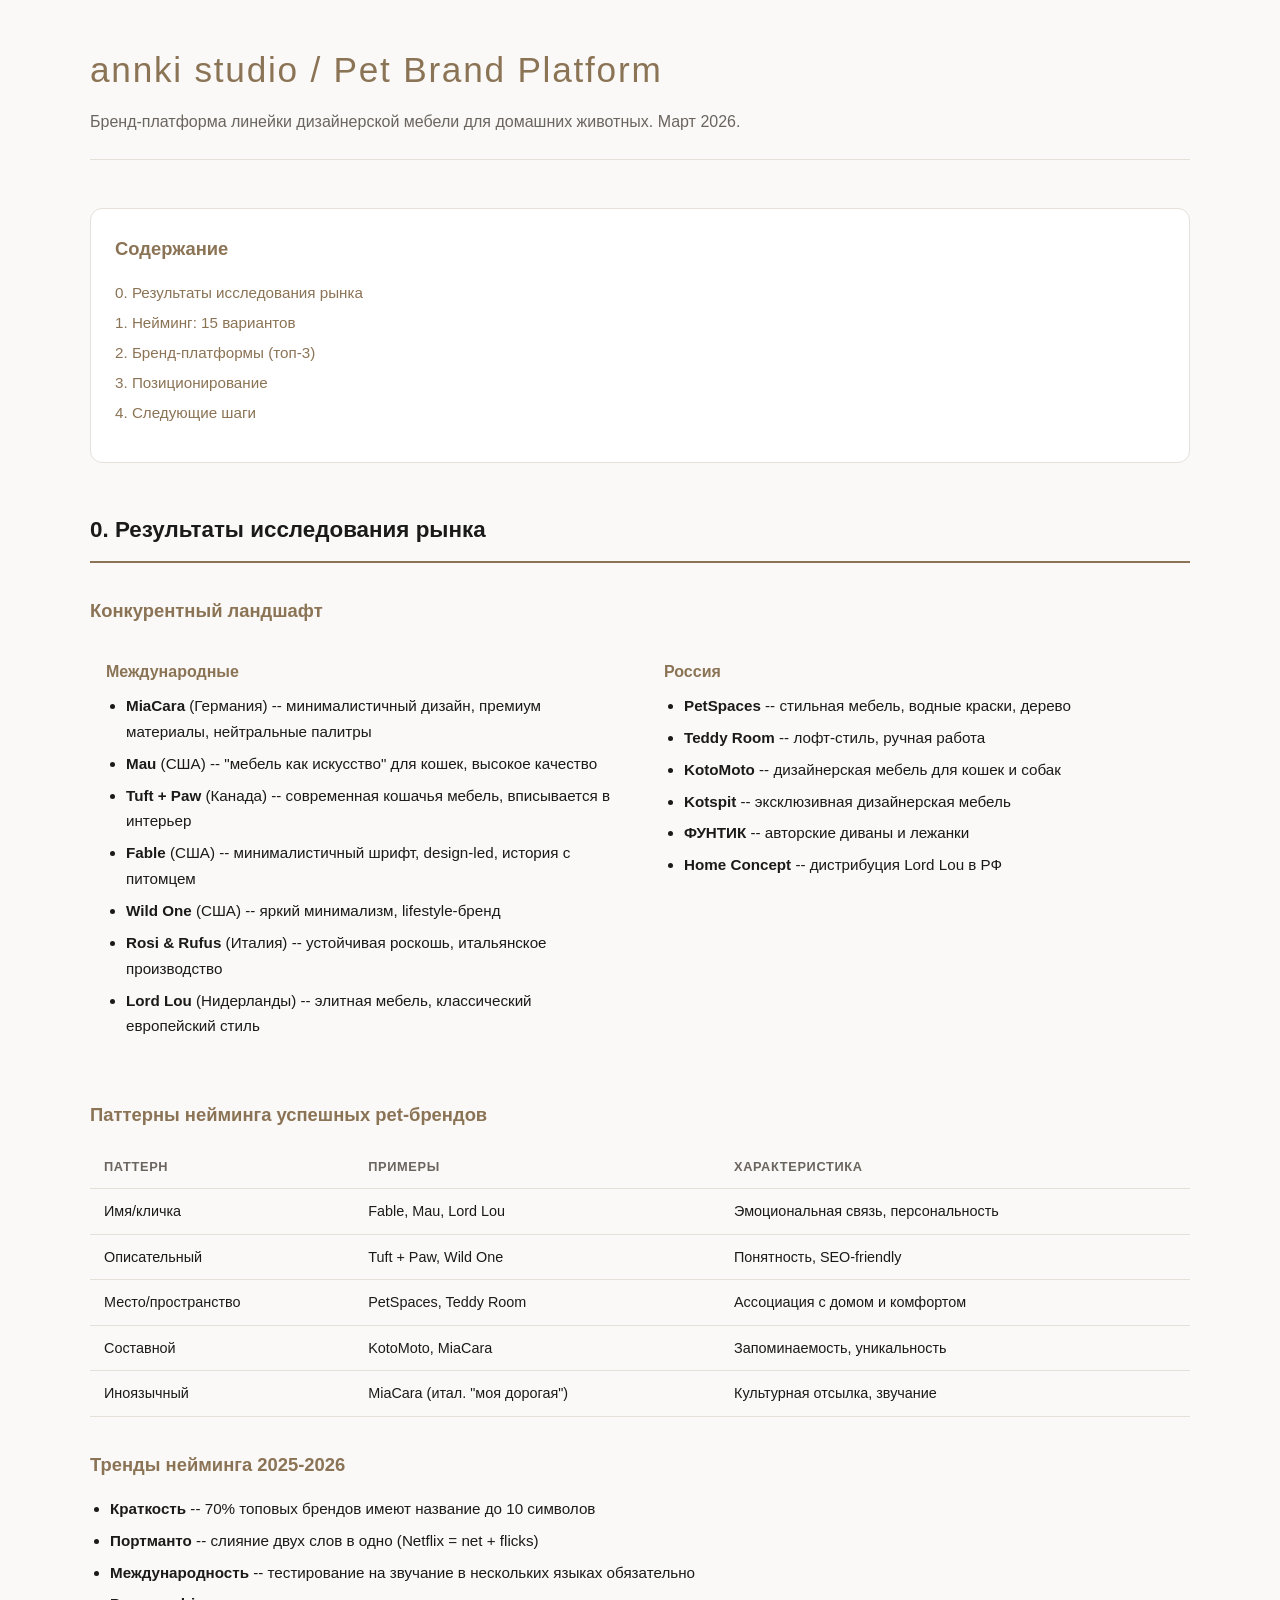
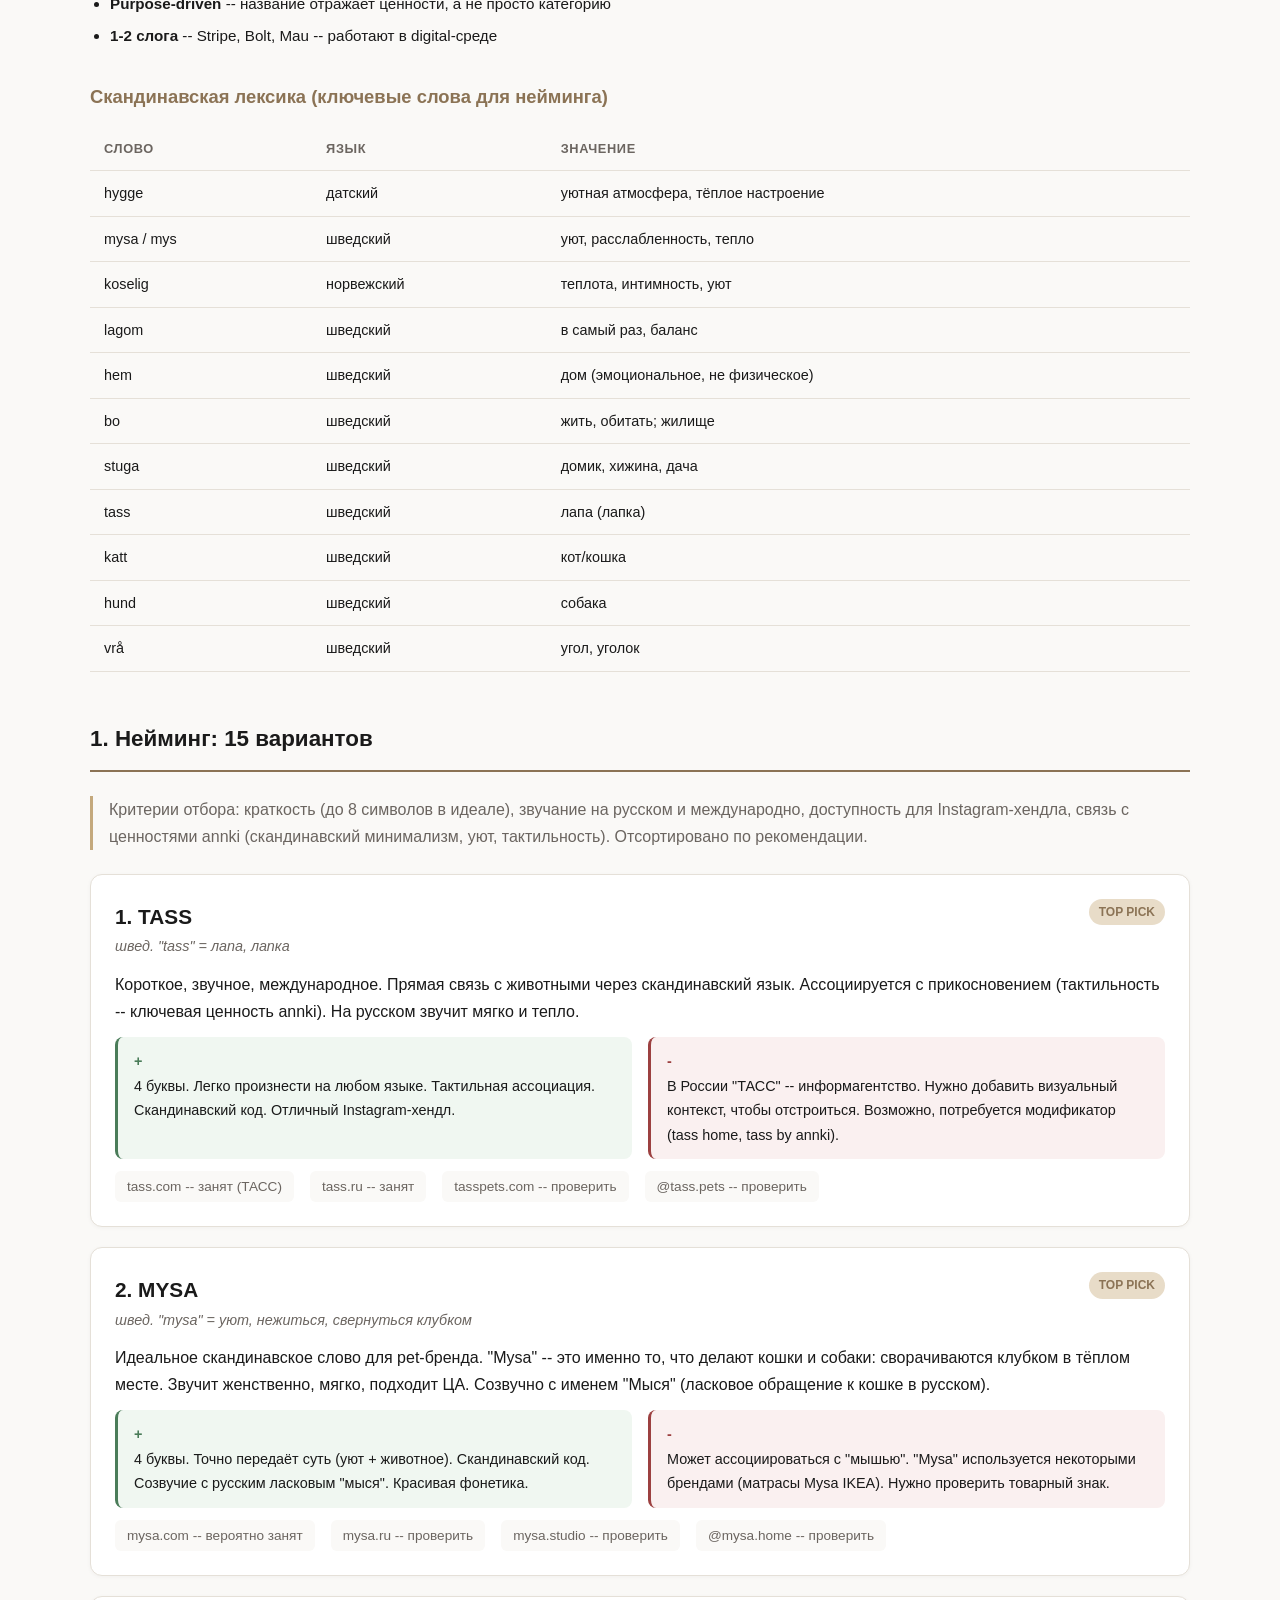
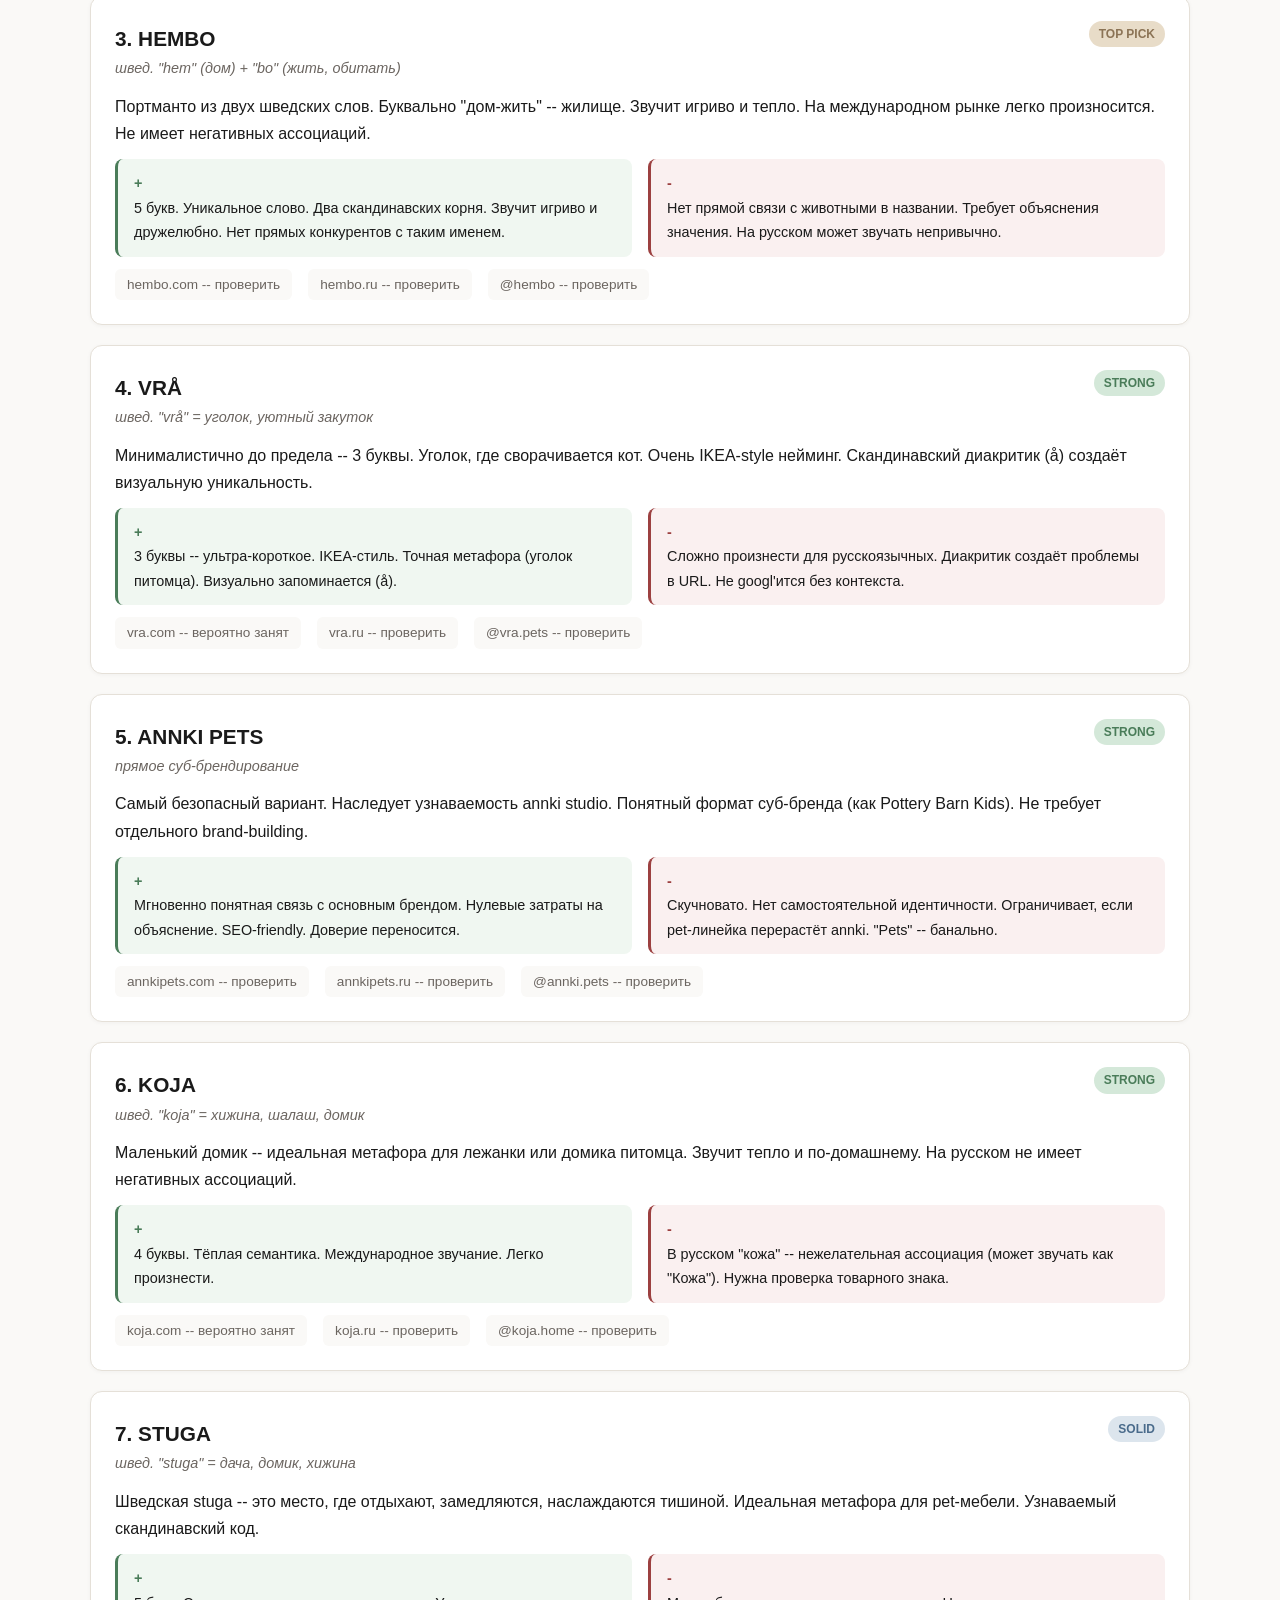
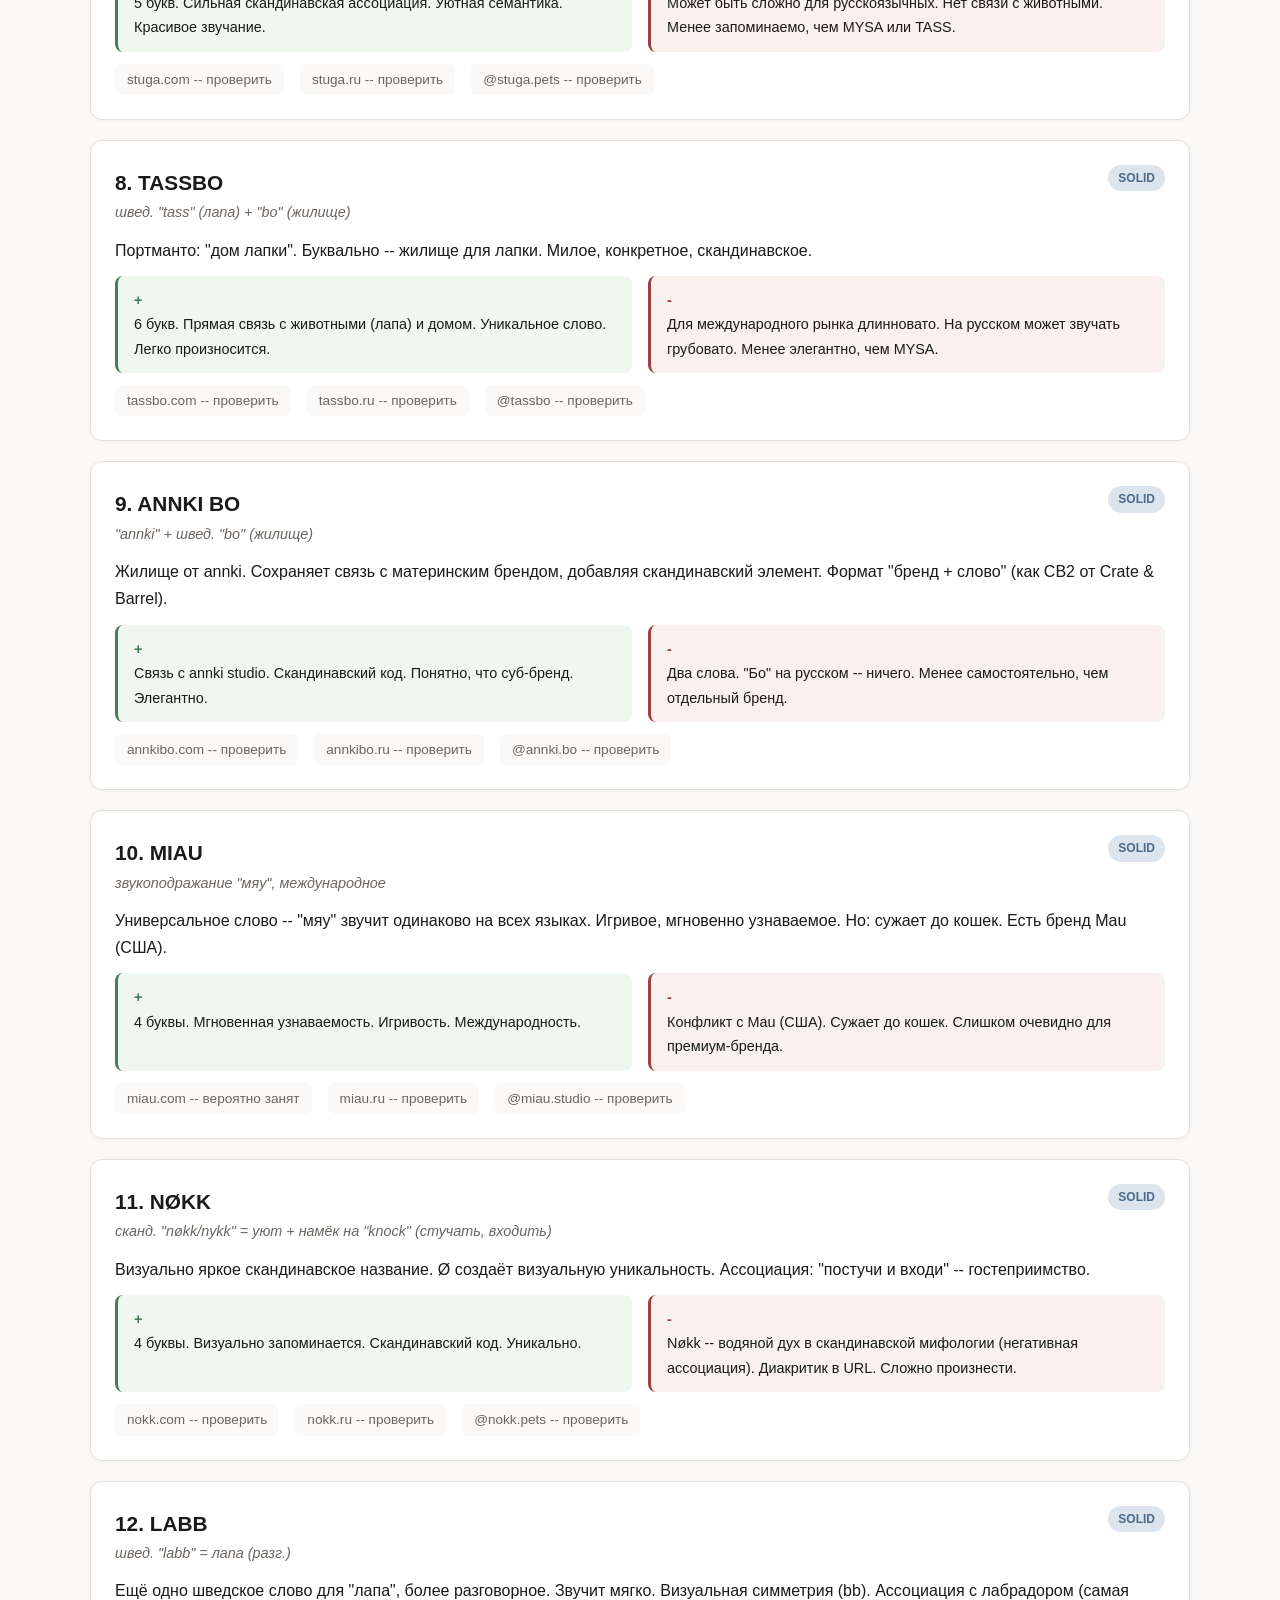
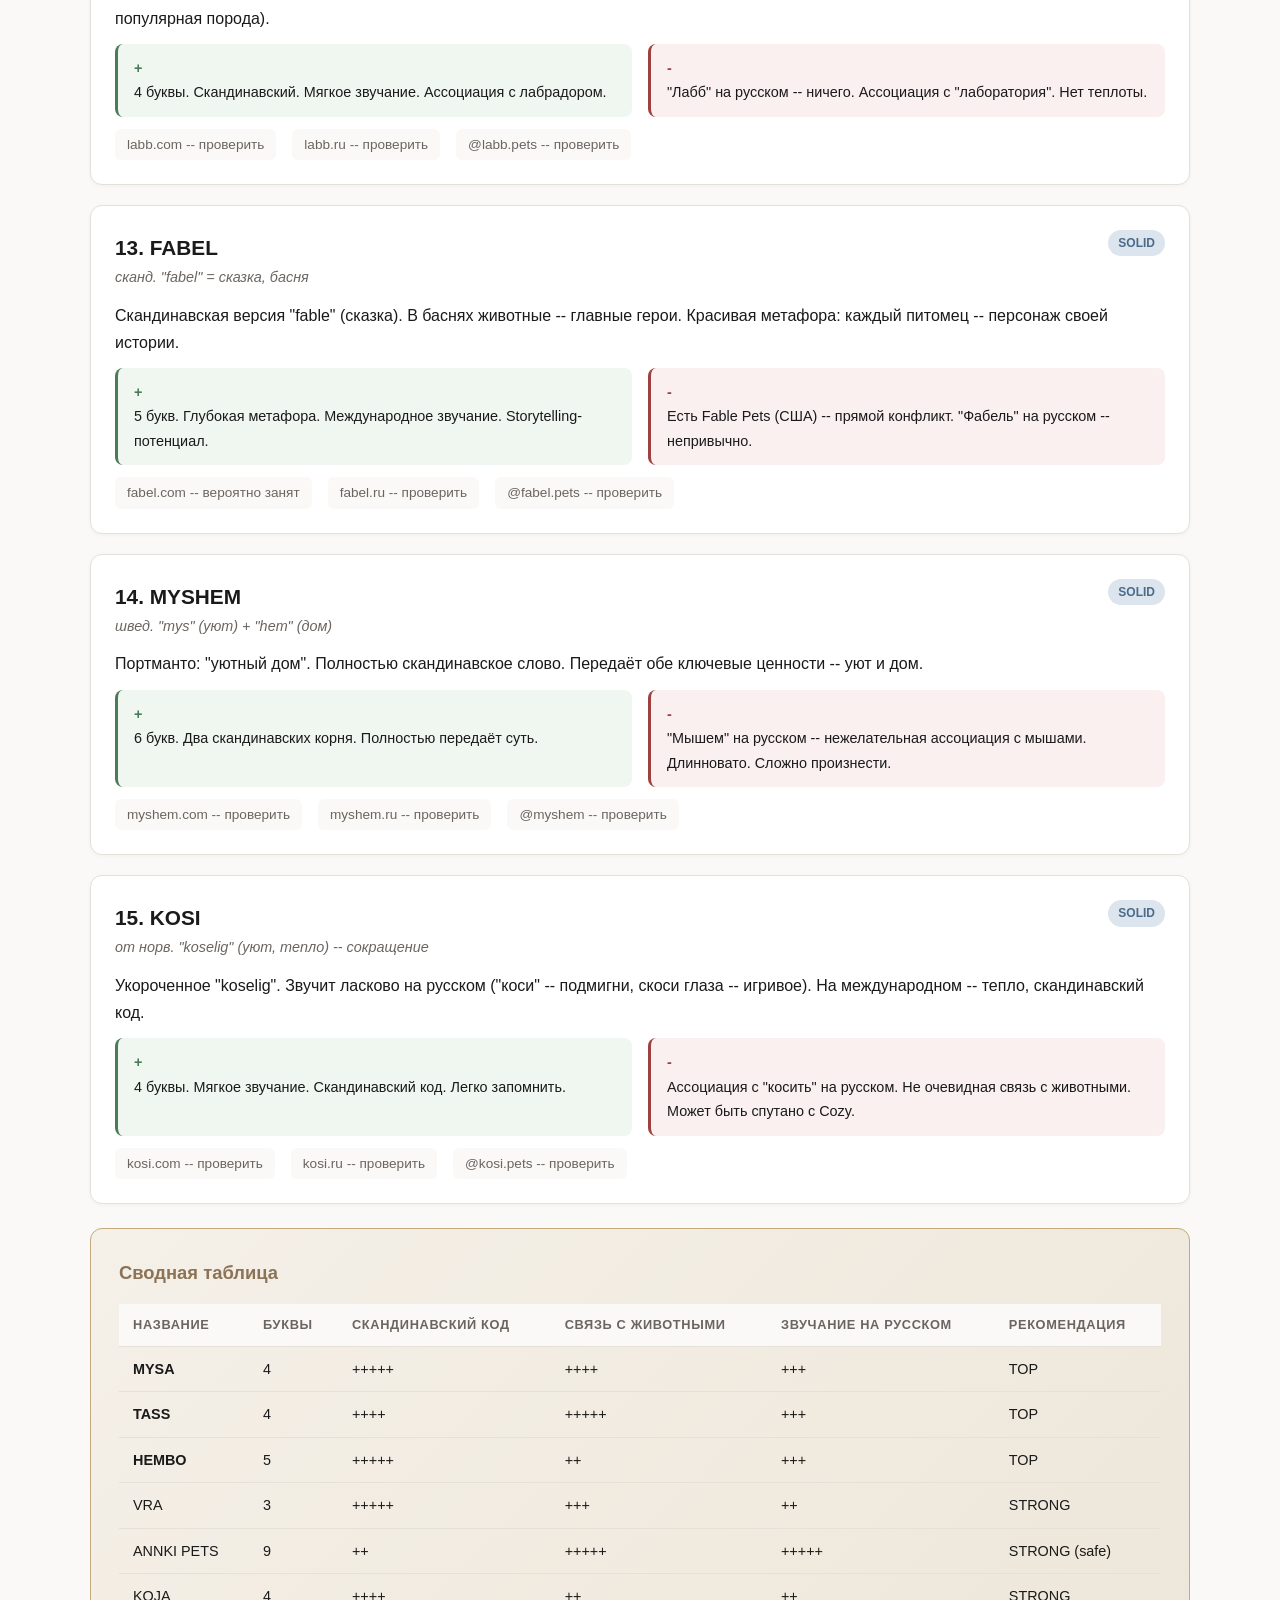
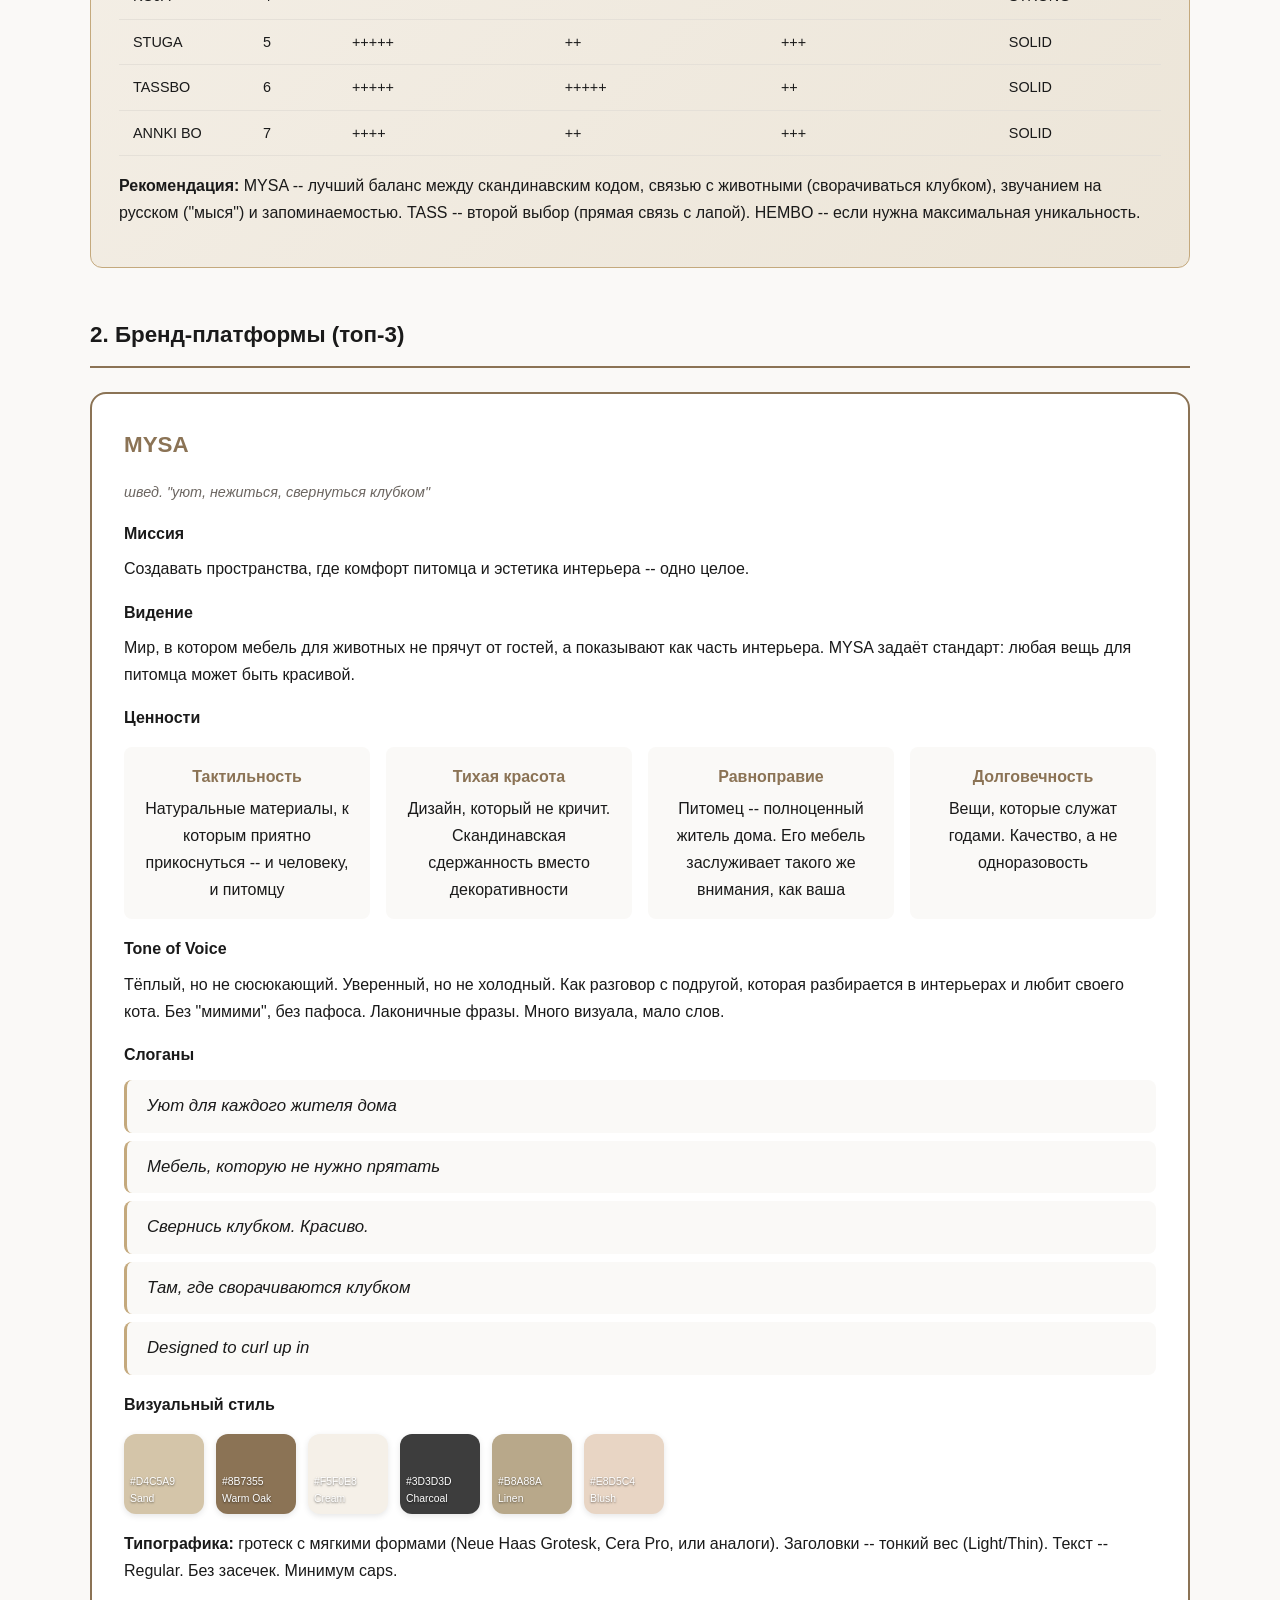
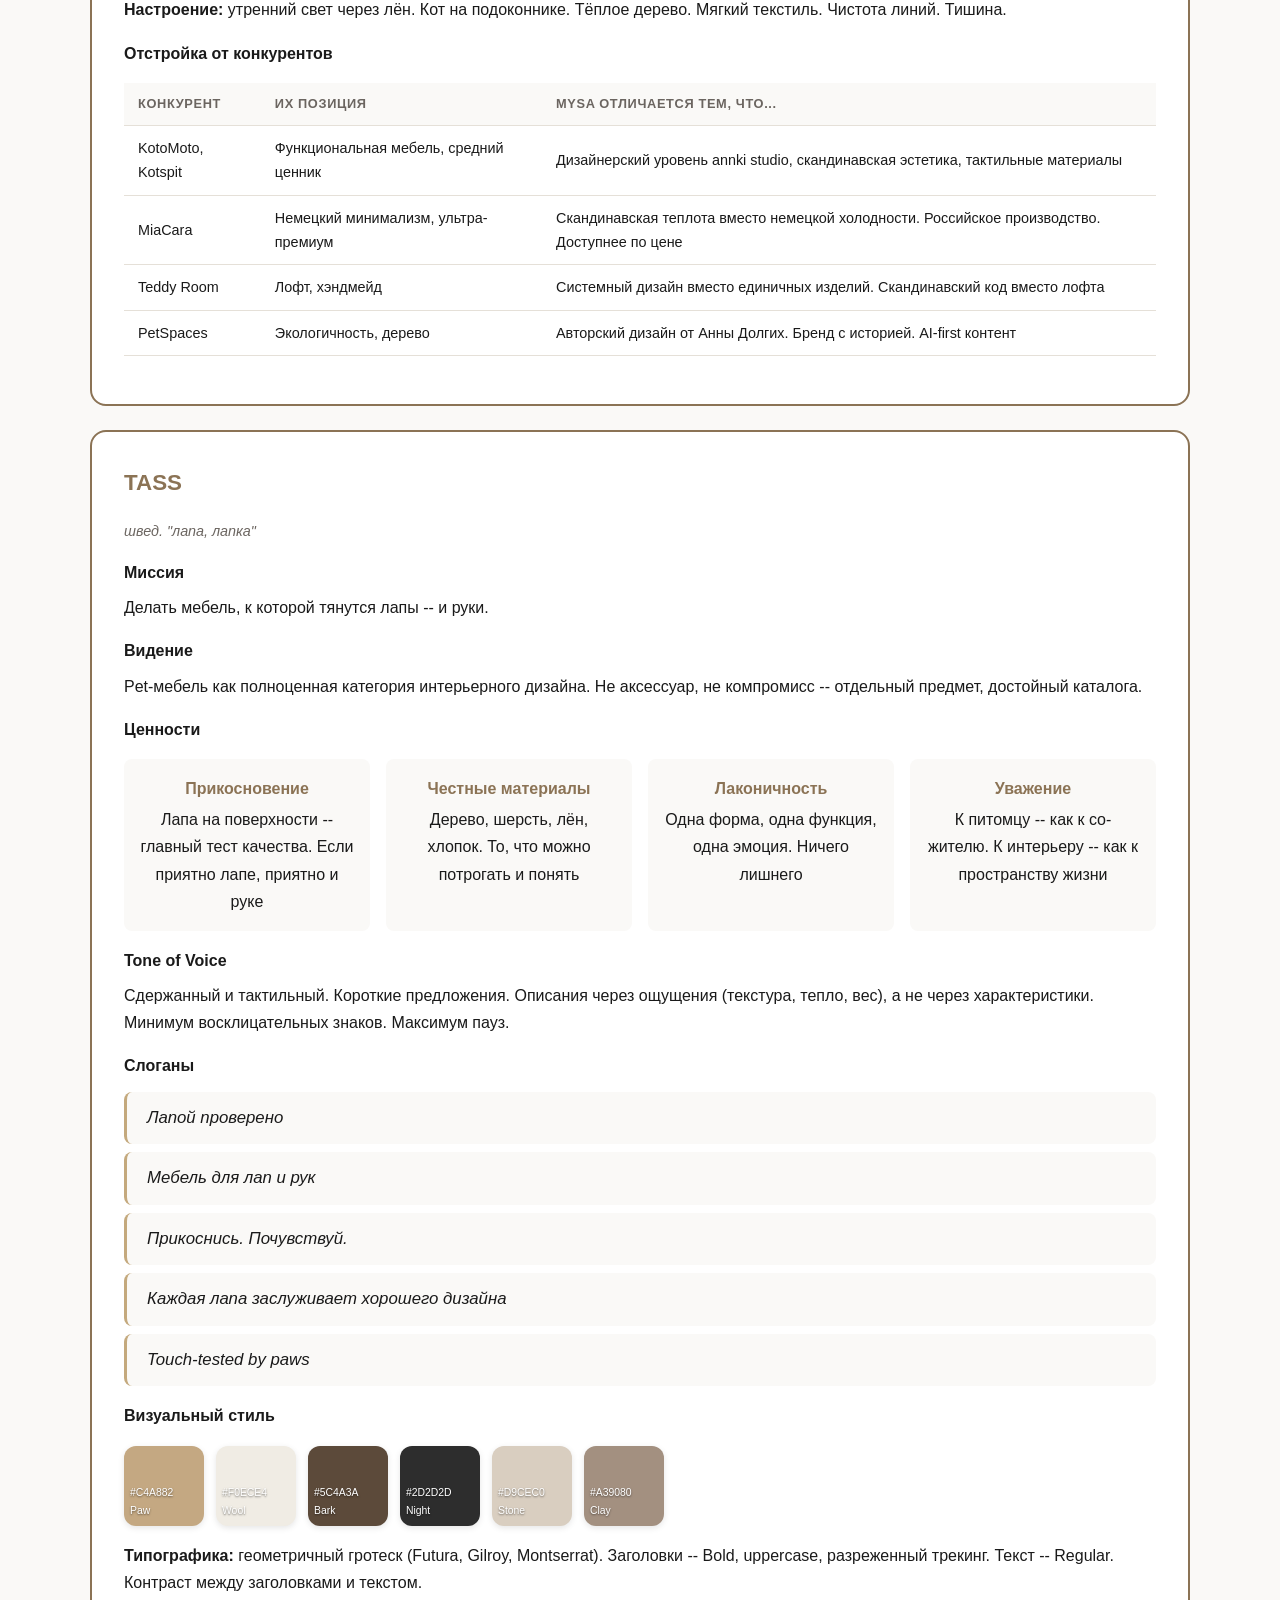
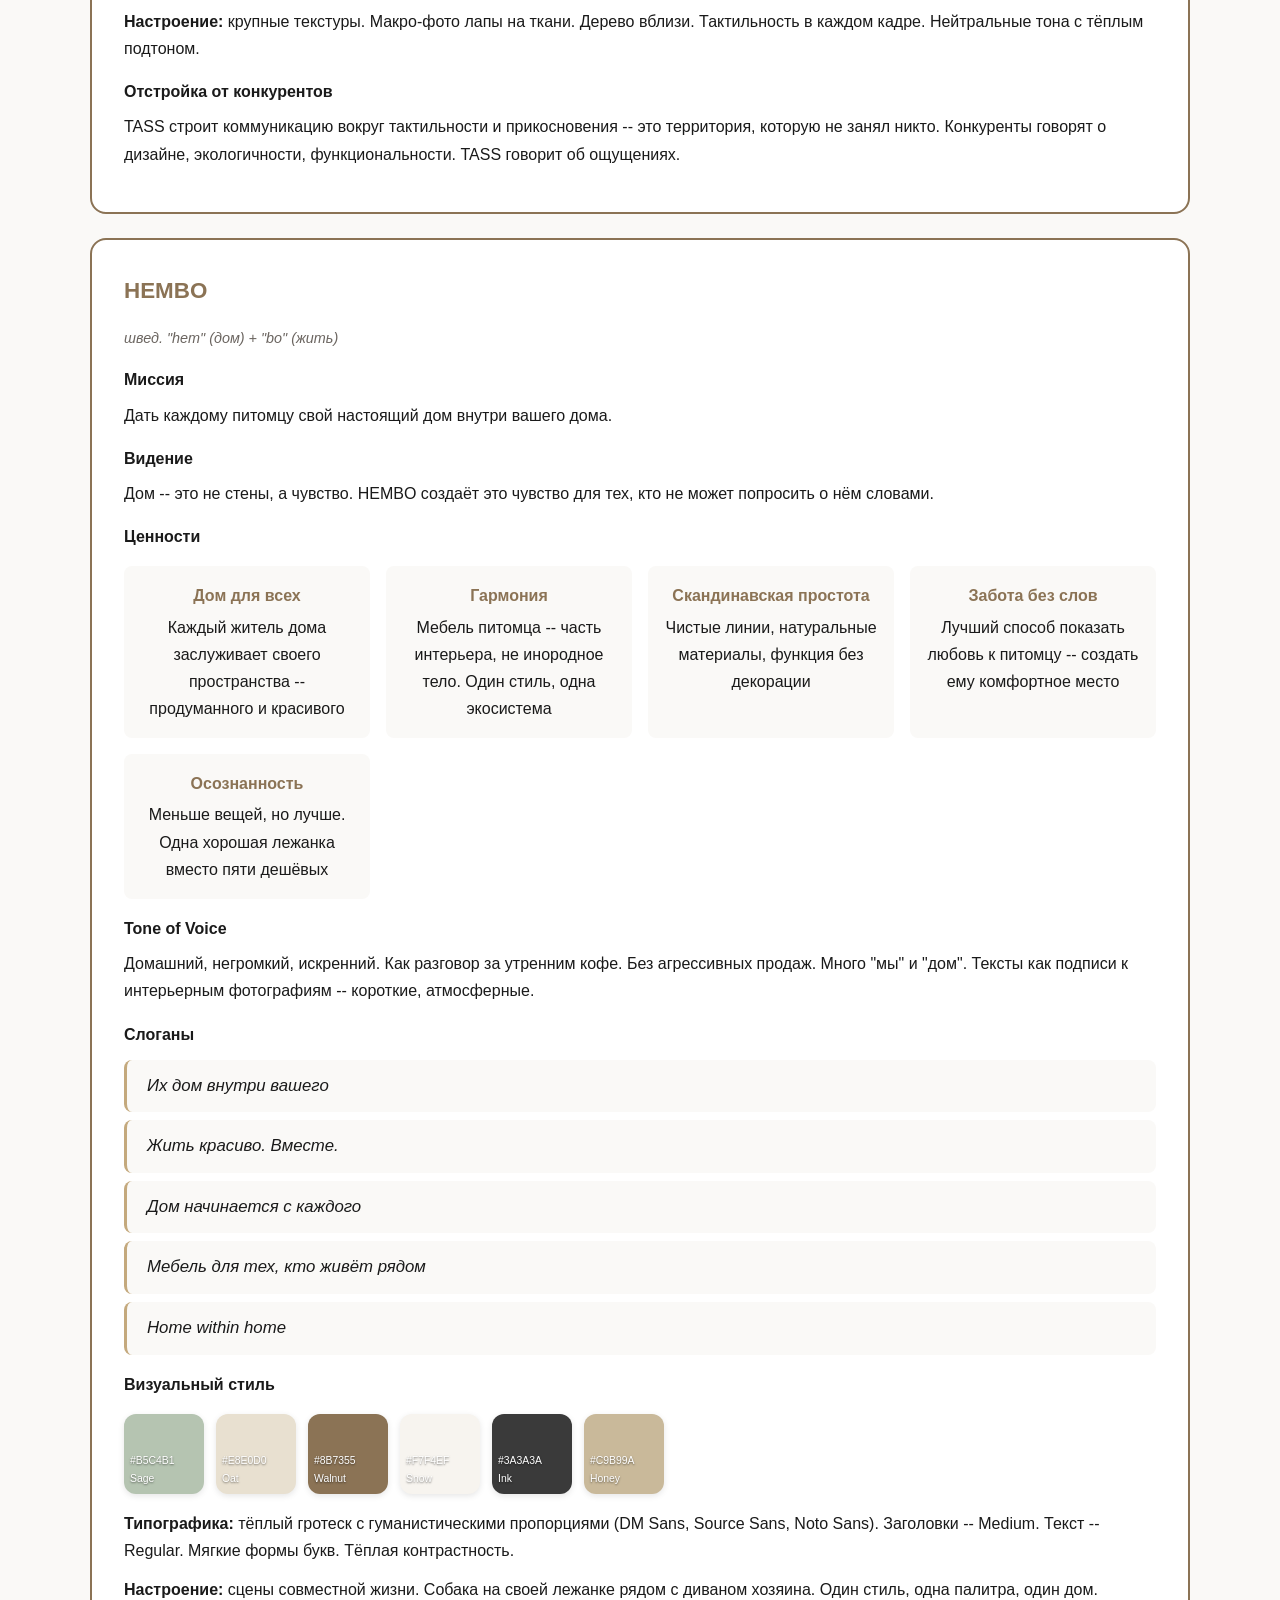
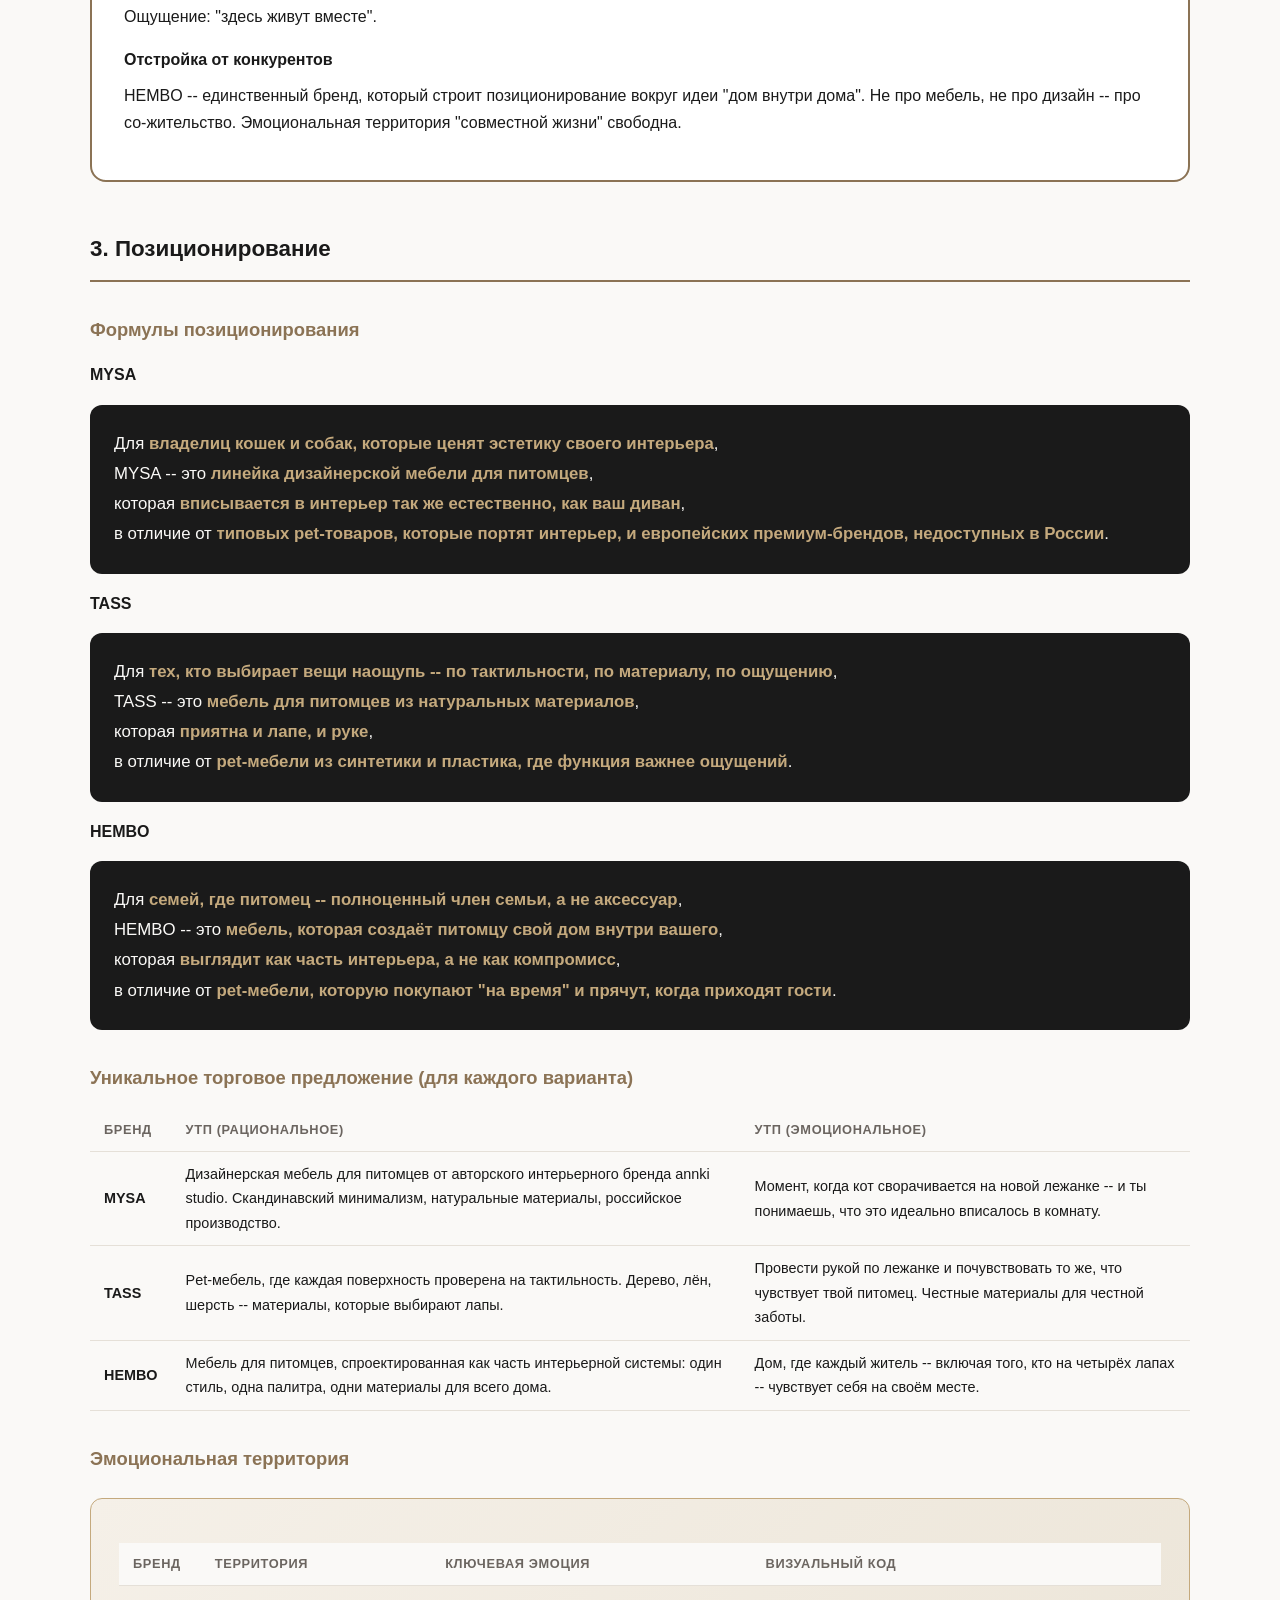
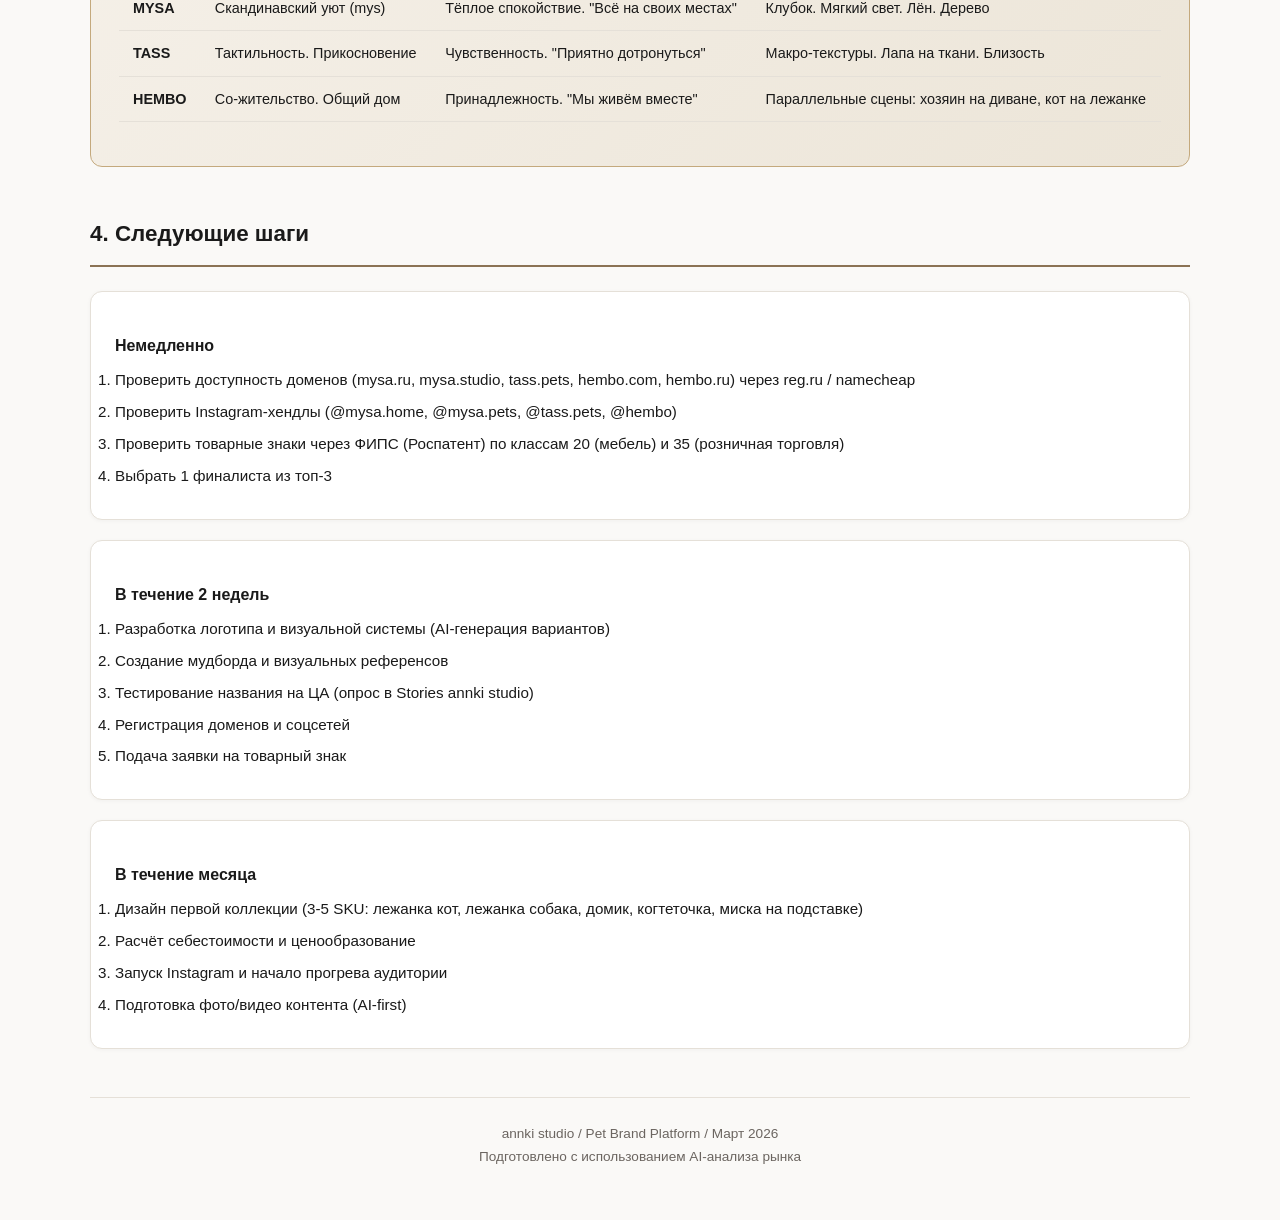
<file: pet-brand-platform.html>
<!DOCTYPE html>
<html lang="ru">
<head>
    <meta charset="UTF-8">
    <meta name="viewport" content="width=device-width, initial-scale=1.0">
    <title>annki studio — Pet Brand Platform</title>
    <style>
        :root {
            --bg: #faf9f7;
            --text: #1a1a1a;
            --accent: #8b7355;
            --accent-light: #c4a97d;
            --border: #e5e0d8;
            --card-bg: #ffffff;
            --muted: #6b6560;
            --green: #4a7c59;
            --red: #9c4040;
            --blue: #4a6b8b;
        }
        * { margin: 0; padding: 0; box-sizing: border-box; }
        body {
            font-family: 'Segoe UI', -apple-system, BlinkMacSystemFont, sans-serif;
            background: var(--bg);
            color: var(--text);
            line-height: 1.7;
            padding: 40px 20px;
        }
        .container { max-width: 1100px; margin: 0 auto; }
        h1 {
            font-size: 2.2rem;
            font-weight: 300;
            letter-spacing: 0.05em;
            margin-bottom: 8px;
            color: var(--accent);
        }
        .subtitle {
            font-size: 1rem;
            color: var(--muted);
            margin-bottom: 48px;
            border-bottom: 1px solid var(--border);
            padding-bottom: 24px;
        }
        h2 {
            font-size: 1.4rem;
            font-weight: 600;
            margin: 48px 0 24px;
            padding-bottom: 12px;
            border-bottom: 2px solid var(--accent);
            color: var(--text);
        }
        h3 {
            font-size: 1.15rem;
            font-weight: 600;
            margin: 32px 0 16px;
            color: var(--accent);
        }
        h4 {
            font-size: 1rem;
            font-weight: 600;
            margin: 16px 0 8px;
        }
        p { margin-bottom: 12px; }
        .card {
            background: var(--card-bg);
            border: 1px solid var(--border);
            border-radius: 12px;
            padding: 24px;
            margin-bottom: 20px;
            box-shadow: 0 1px 4px rgba(0,0,0,0.04);
        }
        .card-header {
            display: flex;
            justify-content: space-between;
            align-items: flex-start;
            margin-bottom: 12px;
        }
        .card-title {
            font-size: 1.3rem;
            font-weight: 700;
            color: var(--text);
        }
        .card-subtitle {
            font-size: 0.9rem;
            color: var(--muted);
            font-style: italic;
        }
        .badge {
            display: inline-block;
            padding: 3px 10px;
            border-radius: 20px;
            font-size: 0.75rem;
            font-weight: 600;
            text-transform: uppercase;
        }
        .badge-top { background: #e8dcc8; color: var(--accent); }
        .badge-good { background: #d4e8d9; color: var(--green); }
        .badge-ok { background: #dce5ed; color: var(--blue); }
        .pros-cons {
            display: grid;
            grid-template-columns: 1fr 1fr;
            gap: 16px;
            margin: 12px 0;
        }
        .pros, .cons {
            padding: 12px 16px;
            border-radius: 8px;
            font-size: 0.9rem;
        }
        .pros { background: #f0f7f1; border-left: 3px solid var(--green); }
        .cons { background: #faf0f0; border-left: 3px solid var(--red); }
        .pros strong { color: var(--green); }
        .cons strong { color: var(--red); }
        .domain-info {
            display: flex;
            gap: 16px;
            margin-top: 12px;
            font-size: 0.85rem;
            color: var(--muted);
        }
        .domain-info span {
            background: var(--bg);
            padding: 4px 12px;
            border-radius: 6px;
        }
        table {
            width: 100%;
            border-collapse: collapse;
            margin: 16px 0;
        }
        th, td {
            text-align: left;
            padding: 10px 14px;
            border-bottom: 1px solid var(--border);
            font-size: 0.9rem;
        }
        th {
            background: var(--bg);
            font-weight: 600;
            color: var(--muted);
            font-size: 0.8rem;
            text-transform: uppercase;
            letter-spacing: 0.05em;
        }
        .highlight-box {
            background: linear-gradient(135deg, #f5f0e8, #ece5d8);
            border: 1px solid var(--accent-light);
            border-radius: 12px;
            padding: 28px;
            margin: 24px 0;
        }
        .highlight-box h3 { color: var(--accent); margin-top: 0; }
        ul { margin: 8px 0 12px 20px; }
        li { margin-bottom: 6px; font-size: 0.95rem; }
        .section-intro {
            font-size: 1rem;
            color: var(--muted);
            margin-bottom: 24px;
            padding-left: 16px;
            border-left: 3px solid var(--accent-light);
        }
        .brand-platform {
            background: var(--card-bg);
            border: 2px solid var(--accent);
            border-radius: 16px;
            padding: 32px;
            margin: 24px 0;
        }
        .brand-platform h3 { margin-top: 0; font-size: 1.4rem; }
        .values-grid {
            display: grid;
            grid-template-columns: repeat(auto-fit, minmax(200px, 1fr));
            gap: 16px;
            margin: 16px 0;
        }
        .value-item {
            background: var(--bg);
            padding: 16px;
            border-radius: 8px;
            text-align: center;
        }
        .value-item strong { display: block; margin-bottom: 4px; color: var(--accent); }
        .slogans {
            display: flex;
            flex-direction: column;
            gap: 8px;
            margin: 12px 0;
        }
        .slogan {
            background: var(--bg);
            padding: 12px 20px;
            border-radius: 8px;
            font-style: italic;
            font-size: 1.05rem;
            border-left: 3px solid var(--accent-light);
        }
        .positioning-formula {
            background: #1a1a1a;
            color: #faf9f7;
            padding: 24px;
            border-radius: 12px;
            font-size: 1.05rem;
            line-height: 1.8;
            margin: 16px 0;
        }
        .positioning-formula em { color: var(--accent-light); font-style: normal; font-weight: 600; }
        .color-palette {
            display: flex;
            gap: 12px;
            margin: 16px 0;
            flex-wrap: wrap;
        }
        .color-swatch {
            width: 80px;
            height: 80px;
            border-radius: 12px;
            display: flex;
            align-items: flex-end;
            padding: 6px;
            font-size: 0.65rem;
            color: white;
            text-shadow: 0 1px 2px rgba(0,0,0,0.5);
            box-shadow: 0 2px 6px rgba(0,0,0,0.1);
        }
        .competitor-grid {
            display: grid;
            grid-template-columns: repeat(auto-fit, minmax(280px, 1fr));
            gap: 16px;
        }
        .competitor-item {
            background: var(--bg);
            padding: 16px;
            border-radius: 8px;
        }
        .competitor-item strong { color: var(--accent); }
        .toc {
            background: var(--card-bg);
            border: 1px solid var(--border);
            border-radius: 12px;
            padding: 24px;
            margin-bottom: 40px;
        }
        .toc h3 { margin-top: 0; }
        .toc ul { list-style: none; margin-left: 0; }
        .toc li { margin-bottom: 4px; }
        .toc a { color: var(--accent); text-decoration: none; }
        .toc a:hover { text-decoration: underline; }
        @media (max-width: 768px) {
            .pros-cons { grid-template-columns: 1fr; }
            h1 { font-size: 1.6rem; }
            .domain-info { flex-direction: column; gap: 4px; }
        }
    </style>
</head>
<body>
    <div class="container">
        <h1>annki studio / Pet Brand Platform</h1>
        <p class="subtitle">Бренд-платформа линейки дизайнерской мебели для домашних животных. Март 2026.</p>

        <div class="toc">
            <h3>Содержание</h3>
            <ul>
                <li><a href="#research">0. Результаты исследования рынка</a></li>
                <li><a href="#naming">1. Нейминг: 15 вариантов</a></li>
                <li><a href="#platforms">2. Бренд-платформы (топ-3)</a></li>
                <li><a href="#positioning">3. Позиционирование</a></li>
                <li><a href="#next">4. Следующие шаги</a></li>
            </ul>
        </div>

        <!-- ============================================ -->
        <!-- SECTION 0: RESEARCH -->
        <!-- ============================================ -->
        <h2 id="research">0. Результаты исследования рынка</h2>

        <h3>Конкурентный ландшафт</h3>
        <div class="competitor-grid">
            <div class="competitor-item">
                <strong>Международные</strong>
                <ul>
                    <li><b>MiaCara</b> (Германия) -- минималистичный дизайн, премиум материалы, нейтральные палитры</li>
                    <li><b>Mau</b> (США) -- "мебель как искусство" для кошек, высокое качество</li>
                    <li><b>Tuft + Paw</b> (Канада) -- современная кошачья мебель, вписывается в интерьер</li>
                    <li><b>Fable</b> (США) -- минималистичный шрифт, design-led, история с питомцем</li>
                    <li><b>Wild One</b> (США) -- яркий минимализм, lifestyle-бренд</li>
                    <li><b>Rosi & Rufus</b> (Италия) -- устойчивая роскошь, итальянское производство</li>
                    <li><b>Lord Lou</b> (Нидерланды) -- элитная мебель, классический европейский стиль</li>
                </ul>
            </div>
            <div class="competitor-item">
                <strong>Россия</strong>
                <ul>
                    <li><b>PetSpaces</b> -- стильная мебель, водные краски, дерево</li>
                    <li><b>Teddy Room</b> -- лофт-стиль, ручная работа</li>
                    <li><b>KotoMoto</b> -- дизайнерская мебель для кошек и собак</li>
                    <li><b>Kotspit</b> -- эксклюзивная дизайнерская мебель</li>
                    <li><b>ФУНТИК</b> -- авторские диваны и лежанки</li>
                    <li><b>Home Concept</b> -- дистрибуция Lord Lou в РФ</li>
                </ul>
            </div>
        </div>

        <h3>Паттерны нейминга успешных pet-брендов</h3>
        <table>
            <tr><th>Паттерн</th><th>Примеры</th><th>Характеристика</th></tr>
            <tr><td>Имя/кличка</td><td>Fable, Mau, Lord Lou</td><td>Эмоциональная связь, персональность</td></tr>
            <tr><td>Описательный</td><td>Tuft + Paw, Wild One</td><td>Понятность, SEO-friendly</td></tr>
            <tr><td>Место/пространство</td><td>PetSpaces, Teddy Room</td><td>Ассоциация с домом и комфортом</td></tr>
            <tr><td>Составной</td><td>KotoMoto, MiaCara</td><td>Запоминаемость, уникальность</td></tr>
            <tr><td>Иноязычный</td><td>MiaCara (итал. "моя дорогая")</td><td>Культурная отсылка, звучание</td></tr>
        </table>

        <h3>Тренды нейминга 2025-2026</h3>
        <ul>
            <li><b>Краткость</b> -- 70% топовых брендов имеют название до 10 символов</li>
            <li><b>Портманто</b> -- слияние двух слов в одно (Netflix = net + flicks)</li>
            <li><b>Международность</b> -- тестирование на звучание в нескольких языках обязательно</li>
            <li><b>Purpose-driven</b> -- название отражает ценности, а не просто категорию</li>
            <li><b>1-2 слога</b> -- Stripe, Bolt, Mau -- работают в digital-среде</li>
        </ul>

        <h3>Скандинавская лексика (ключевые слова для нейминга)</h3>
        <table>
            <tr><th>Слово</th><th>Язык</th><th>Значение</th></tr>
            <tr><td>hygge</td><td>датский</td><td>уютная атмосфера, тёплое настроение</td></tr>
            <tr><td>mysa / mys</td><td>шведский</td><td>уют, расслабленность, тепло</td></tr>
            <tr><td>koselig</td><td>норвежский</td><td>теплота, интимность, уют</td></tr>
            <tr><td>lagom</td><td>шведский</td><td>в самый раз, баланс</td></tr>
            <tr><td>hem</td><td>шведский</td><td>дом (эмоциональное, не физическое)</td></tr>
            <tr><td>bo</td><td>шведский</td><td>жить, обитать; жилище</td></tr>
            <tr><td>stuga</td><td>шведский</td><td>домик, хижина, дача</td></tr>
            <tr><td>tass</td><td>шведский</td><td>лапа (лапка)</td></tr>
            <tr><td>katt</td><td>шведский</td><td>кот/кошка</td></tr>
            <tr><td>hund</td><td>шведский</td><td>собака</td></tr>
            <tr><td>vrå</td><td>шведский</td><td>угол, уголок</td></tr>
        </table>

        <!-- ============================================ -->
        <!-- SECTION 1: NAMING -->
        <!-- ============================================ -->
        <h2 id="naming">1. Нейминг: 15 вариантов</h2>

        <p class="section-intro">
            Критерии отбора: краткость (до 8 символов в идеале), звучание на русском и международно, доступность для Instagram-хендла, связь с ценностями annki (скандинавский минимализм, уют, тактильность). Отсортировано по рекомендации.
        </p>

        <!-- #1 -->
        <div class="card">
            <div class="card-header">
                <div>
                    <span class="card-title">1. TASS</span>
                    <div class="card-subtitle">швед. "tass" = лапа, лапка</div>
                </div>
                <span class="badge badge-top">TOP PICK</span>
            </div>
            <p>Короткое, звучное, международное. Прямая связь с животными через скандинавский язык. Ассоциируется с прикосновением (тактильность -- ключевая ценность annki). На русском звучит мягко и тепло.</p>
            <div class="pros-cons">
                <div class="pros"><strong>+</strong><br>4 буквы. Легко произнести на любом языке. Тактильная ассоциация. Скандинавский код. Отличный Instagram-хендл.</div>
                <div class="cons"><strong>-</strong><br>В России "ТАСС" -- информагентство. Нужно добавить визуальный контекст, чтобы отстроиться. Возможно, потребуется модификатор (tass home, tass by annki).</div>
            </div>
            <div class="domain-info">
                <span>tass.com -- занят (ТАСС)</span>
                <span>tass.ru -- занят</span>
                <span>tasspets.com -- проверить</span>
                <span>@tass.pets -- проверить</span>
            </div>
        </div>

        <!-- #2 -->
        <div class="card">
            <div class="card-header">
                <div>
                    <span class="card-title">2. MYSA</span>
                    <div class="card-subtitle">швед. "mysa" = уют, нежиться, свернуться клубком</div>
                </div>
                <span class="badge badge-top">TOP PICK</span>
            </div>
            <p>Идеальное скандинавское слово для pet-бренда. "Mysa" -- это именно то, что делают кошки и собаки: сворачиваются клубком в тёплом месте. Звучит женственно, мягко, подходит ЦА. Созвучно с именем "Мыся" (ласковое обращение к кошке в русском).</p>
            <div class="pros-cons">
                <div class="pros"><strong>+</strong><br>4 буквы. Точно передаёт суть (уют + животное). Скандинавский код. Созвучие с русским ласковым "мыся". Красивая фонетика.</div>
                <div class="cons"><strong>-</strong><br>Может ассоциироваться с "мышью". "Mysa" используется некоторыми брендами (матрасы Mysa IKEA). Нужно проверить товарный знак.</div>
            </div>
            <div class="domain-info">
                <span>mysa.com -- вероятно занят</span>
                <span>mysa.ru -- проверить</span>
                <span>mysa.studio -- проверить</span>
                <span>@mysa.home -- проверить</span>
            </div>
        </div>

        <!-- #3 -->
        <div class="card">
            <div class="card-header">
                <div>
                    <span class="card-title">3. HEMBO</span>
                    <div class="card-subtitle">швед. "hem" (дом) + "bo" (жить, обитать)</div>
                </div>
                <span class="badge badge-top">TOP PICK</span>
            </div>
            <p>Портманто из двух шведских слов. Буквально "дом-жить" -- жилище. Звучит игриво и тепло. На международном рынке легко произносится. Не имеет негативных ассоциаций.</p>
            <div class="pros-cons">
                <div class="pros"><strong>+</strong><br>5 букв. Уникальное слово. Два скандинавских корня. Звучит игриво и дружелюбно. Нет прямых конкурентов с таким именем.</div>
                <div class="cons"><strong>-</strong><br>Нет прямой связи с животными в названии. Требует объяснения значения. На русском может звучать непривычно.</div>
            </div>
            <div class="domain-info">
                <span>hembo.com -- проверить</span>
                <span>hembo.ru -- проверить</span>
                <span>@hembo -- проверить</span>
            </div>
        </div>

        <!-- #4 -->
        <div class="card">
            <div class="card-header">
                <div>
                    <span class="card-title">4. VRÅ</span>
                    <div class="card-subtitle">швед. "vrå" = уголок, уютный закуток</div>
                </div>
                <span class="badge badge-good">STRONG</span>
            </div>
            <p>Минималистично до предела -- 3 буквы. Уголок, где сворачивается кот. Очень IKEA-style нейминг. Скандинавский диакритик (å) создаёт визуальную уникальность.</p>
            <div class="pros-cons">
                <div class="pros"><strong>+</strong><br>3 буквы -- ультра-короткое. IKEA-стиль. Точная метафора (уголок питомца). Визуально запоминается (å).</div>
                <div class="cons"><strong>-</strong><br>Сложно произнести для русскоязычных. Диакритик создаёт проблемы в URL. Не googl'ится без контекста.</div>
            </div>
            <div class="domain-info">
                <span>vra.com -- вероятно занят</span>
                <span>vra.ru -- проверить</span>
                <span>@vra.pets -- проверить</span>
            </div>
        </div>

        <!-- #5 -->
        <div class="card">
            <div class="card-header">
                <div>
                    <span class="card-title">5. ANNKI PETS</span>
                    <div class="card-subtitle">прямое суб-брендирование</div>
                </div>
                <span class="badge badge-good">STRONG</span>
            </div>
            <p>Самый безопасный вариант. Наследует узнаваемость annki studio. Понятный формат суб-бренда (как Pottery Barn Kids). Не требует отдельного brand-building.</p>
            <div class="pros-cons">
                <div class="pros"><strong>+</strong><br>Мгновенно понятная связь с основным брендом. Нулевые затраты на объяснение. SEO-friendly. Доверие переносится.</div>
                <div class="cons"><strong>-</strong><br>Скучновато. Нет самостоятельной идентичности. Ограничивает, если pet-линейка перерастёт annki. "Pets" -- банально.</div>
            </div>
            <div class="domain-info">
                <span>annkipets.com -- проверить</span>
                <span>annkipets.ru -- проверить</span>
                <span>@annki.pets -- проверить</span>
            </div>
        </div>

        <!-- #6 -->
        <div class="card">
            <div class="card-header">
                <div>
                    <span class="card-title">6. KOJA</span>
                    <div class="card-subtitle">швед. "koja" = хижина, шалаш, домик</div>
                </div>
                <span class="badge badge-good">STRONG</span>
            </div>
            <p>Маленький домик -- идеальная метафора для лежанки или домика питомца. Звучит тепло и по-домашнему. На русском не имеет негативных ассоциаций.</p>
            <div class="pros-cons">
                <div class="pros"><strong>+</strong><br>4 буквы. Тёплая семантика. Международное звучание. Легко произнести.</div>
                <div class="cons"><strong>-</strong><br>В русском "кожа" -- нежелательная ассоциация (может звучать как "Кожа"). Нужна проверка товарного знака.</div>
            </div>
            <div class="domain-info">
                <span>koja.com -- вероятно занят</span>
                <span>koja.ru -- проверить</span>
                <span>@koja.home -- проверить</span>
            </div>
        </div>

        <!-- #7 -->
        <div class="card">
            <div class="card-header">
                <div>
                    <span class="card-title">7. STUGA</span>
                    <div class="card-subtitle">швед. "stuga" = дача, домик, хижина</div>
                </div>
                <span class="badge badge-ok">SOLID</span>
            </div>
            <p>Шведская stuga -- это место, где отдыхают, замедляются, наслаждаются тишиной. Идеальная метафора для pet-мебели. Узнаваемый скандинавский код.</p>
            <div class="pros-cons">
                <div class="pros"><strong>+</strong><br>5 букв. Сильная скандинавская ассоциация. Уютная семантика. Красивое звучание.</div>
                <div class="cons"><strong>-</strong><br>Может быть сложно для русскоязычных. Нет связи с животными. Менее запоминаемо, чем MYSA или TASS.</div>
            </div>
            <div class="domain-info">
                <span>stuga.com -- проверить</span>
                <span>stuga.ru -- проверить</span>
                <span>@stuga.pets -- проверить</span>
            </div>
        </div>

        <!-- #8 -->
        <div class="card">
            <div class="card-header">
                <div>
                    <span class="card-title">8. TASSBO</span>
                    <div class="card-subtitle">швед. "tass" (лапа) + "bo" (жилище)</div>
                </div>
                <span class="badge badge-ok">SOLID</span>
            </div>
            <p>Портманто: "дом лапки". Буквально -- жилище для лапки. Милое, конкретное, скандинавское.</p>
            <div class="pros-cons">
                <div class="pros"><strong>+</strong><br>6 букв. Прямая связь с животными (лапа) и домом. Уникальное слово. Легко произносится.</div>
                <div class="cons"><strong>-</strong><br>Для международного рынка длинновато. На русском может звучать грубовато. Менее элегантно, чем MYSA.</div>
            </div>
            <div class="domain-info">
                <span>tassbo.com -- проверить</span>
                <span>tassbo.ru -- проверить</span>
                <span>@tassbo -- проверить</span>
            </div>
        </div>

        <!-- #9 -->
        <div class="card">
            <div class="card-header">
                <div>
                    <span class="card-title">9. ANNKI BO</span>
                    <div class="card-subtitle">"annki" + швед. "bo" (жилище)</div>
                </div>
                <span class="badge badge-ok">SOLID</span>
            </div>
            <p>Жилище от annki. Сохраняет связь с материнским брендом, добавляя скандинавский элемент. Формат "бренд + слово" (как CB2 от Crate & Barrel).</p>
            <div class="pros-cons">
                <div class="pros"><strong>+</strong><br>Связь с annki studio. Скандинавский код. Понятно, что суб-бренд. Элегантно.</div>
                <div class="cons"><strong>-</strong><br>Два слова. "Бо" на русском -- ничего. Менее самостоятельно, чем отдельный бренд.</div>
            </div>
            <div class="domain-info">
                <span>annkibo.com -- проверить</span>
                <span>annkibo.ru -- проверить</span>
                <span>@annki.bo -- проверить</span>
            </div>
        </div>

        <!-- #10 -->
        <div class="card">
            <div class="card-header">
                <div>
                    <span class="card-title">10. MIAU</span>
                    <div class="card-subtitle">звукоподражание "мяу", международное</div>
                </div>
                <span class="badge badge-ok">SOLID</span>
            </div>
            <p>Универсальное слово -- "мяу" звучит одинаково на всех языках. Игривое, мгновенно узнаваемое. Но: сужает до кошек. Есть бренд Mau (США).</p>
            <div class="pros-cons">
                <div class="pros"><strong>+</strong><br>4 буквы. Мгновенная узнаваемость. Игривость. Международность.</div>
                <div class="cons"><strong>-</strong><br>Конфликт с Mau (США). Сужает до кошек. Слишком очевидно для премиум-бренда.</div>
            </div>
            <div class="domain-info">
                <span>miau.com -- вероятно занят</span>
                <span>miau.ru -- проверить</span>
                <span>@miau.studio -- проверить</span>
            </div>
        </div>

        <!-- #11 -->
        <div class="card">
            <div class="card-header">
                <div>
                    <span class="card-title">11. NØKK</span>
                    <div class="card-subtitle">сканд. "nøkk/nykk" = уют + намёк на "knock" (стучать, входить)</div>
                </div>
                <span class="badge badge-ok">SOLID</span>
            </div>
            <p>Визуально яркое скандинавское название. Ø создаёт визуальную уникальность. Ассоциация: "постучи и входи" -- гостеприимство.</p>
            <div class="pros-cons">
                <div class="pros"><strong>+</strong><br>4 буквы. Визуально запоминается. Скандинавский код. Уникально.</div>
                <div class="cons"><strong>-</strong><br>Nøkk -- водяной дух в скандинавской мифологии (негативная ассоциация). Диакритик в URL. Сложно произнести.</div>
            </div>
            <div class="domain-info">
                <span>nokk.com -- проверить</span>
                <span>nokk.ru -- проверить</span>
                <span>@nokk.pets -- проверить</span>
            </div>
        </div>

        <!-- #12 -->
        <div class="card">
            <div class="card-header">
                <div>
                    <span class="card-title">12. LABB</span>
                    <div class="card-subtitle">швед. "labb" = лапа (разг.)</div>
                </div>
                <span class="badge badge-ok">SOLID</span>
            </div>
            <p>Ещё одно шведское слово для "лапа", более разговорное. Звучит мягко. Визуальная симметрия (bb). Ассоциация с лабрадором (самая популярная порода).</p>
            <div class="pros-cons">
                <div class="pros"><strong>+</strong><br>4 буквы. Скандинавский. Мягкое звучание. Ассоциация с лабрадором.</div>
                <div class="cons"><strong>-</strong><br>"Лабб" на русском -- ничего. Ассоциация с "лаборатория". Нет теплоты.</div>
            </div>
            <div class="domain-info">
                <span>labb.com -- проверить</span>
                <span>labb.ru -- проверить</span>
                <span>@labb.pets -- проверить</span>
            </div>
        </div>

        <!-- #13 -->
        <div class="card">
            <div class="card-header">
                <div>
                    <span class="card-title">13. FABEL</span>
                    <div class="card-subtitle">сканд. "fabel" = сказка, басня</div>
                </div>
                <span class="badge badge-ok">SOLID</span>
            </div>
            <p>Скандинавская версия "fable" (сказка). В баснях животные -- главные герои. Красивая метафора: каждый питомец -- персонаж своей истории.</p>
            <div class="pros-cons">
                <div class="pros"><strong>+</strong><br>5 букв. Глубокая метафора. Международное звучание. Storytelling-потенциал.</div>
                <div class="cons"><strong>-</strong><br>Есть Fable Pets (США) -- прямой конфликт. "Фабель" на русском -- непривычно.</div>
            </div>
            <div class="domain-info">
                <span>fabel.com -- вероятно занят</span>
                <span>fabel.ru -- проверить</span>
                <span>@fabel.pets -- проверить</span>
            </div>
        </div>

        <!-- #14 -->
        <div class="card">
            <div class="card-header">
                <div>
                    <span class="card-title">14. MYSHEM</span>
                    <div class="card-subtitle">швед. "mys" (уют) + "hem" (дом)</div>
                </div>
                <span class="badge badge-ok">SOLID</span>
            </div>
            <p>Портманто: "уютный дом". Полностью скандинавское слово. Передаёт обе ключевые ценности -- уют и дом.</p>
            <div class="pros-cons">
                <div class="pros"><strong>+</strong><br>6 букв. Два скандинавских корня. Полностью передаёт суть.</div>
                <div class="cons"><strong>-</strong><br>"Мышем" на русском -- нежелательная ассоциация с мышами. Длинновато. Сложно произнести.</div>
            </div>
            <div class="domain-info">
                <span>myshem.com -- проверить</span>
                <span>myshem.ru -- проверить</span>
                <span>@myshem -- проверить</span>
            </div>
        </div>

        <!-- #15 -->
        <div class="card">
            <div class="card-header">
                <div>
                    <span class="card-title">15. KOSI</span>
                    <div class="card-subtitle">от норв. "koselig" (уют, тепло) -- сокращение</div>
                </div>
                <span class="badge badge-ok">SOLID</span>
            </div>
            <p>Укороченное "koselig". Звучит ласково на русском ("коси" -- подмигни, скоси глаза -- игривое). На международном -- тепло, скандинавский код.</p>
            <div class="pros-cons">
                <div class="pros"><strong>+</strong><br>4 буквы. Мягкое звучание. Скандинавский код. Легко запомнить.</div>
                <div class="cons"><strong>-</strong><br>Ассоциация с "косить" на русском. Не очевидная связь с животными. Может быть спутано с Cozy.</div>
            </div>
            <div class="domain-info">
                <span>kosi.com -- проверить</span>
                <span>kosi.ru -- проверить</span>
                <span>@kosi.pets -- проверить</span>
            </div>
        </div>

        <!-- NAMING SUMMARY -->
        <div class="highlight-box">
            <h3>Сводная таблица</h3>
            <table>
                <tr>
                    <th>Название</th>
                    <th>Буквы</th>
                    <th>Скандинавский код</th>
                    <th>Связь с животными</th>
                    <th>Звучание на русском</th>
                    <th>Рекомендация</th>
                </tr>
                <tr><td><b>MYSA</b></td><td>4</td><td>+++++</td><td>++++</td><td>+++</td><td>TOP</td></tr>
                <tr><td><b>TASS</b></td><td>4</td><td>++++</td><td>+++++</td><td>+++</td><td>TOP</td></tr>
                <tr><td><b>HEMBO</b></td><td>5</td><td>+++++</td><td>++</td><td>+++</td><td>TOP</td></tr>
                <tr><td>VRA</td><td>3</td><td>+++++</td><td>+++</td><td>++</td><td>STRONG</td></tr>
                <tr><td>ANNKI PETS</td><td>9</td><td>++</td><td>+++++</td><td>+++++</td><td>STRONG (safe)</td></tr>
                <tr><td>KOJA</td><td>4</td><td>++++</td><td>++</td><td>++</td><td>STRONG</td></tr>
                <tr><td>STUGA</td><td>5</td><td>+++++</td><td>++</td><td>+++</td><td>SOLID</td></tr>
                <tr><td>TASSBO</td><td>6</td><td>+++++</td><td>+++++</td><td>++</td><td>SOLID</td></tr>
                <tr><td>ANNKI BO</td><td>7</td><td>++++</td><td>++</td><td>+++</td><td>SOLID</td></tr>
            </table>
            <p style="margin-top:16px"><b>Рекомендация:</b> MYSA -- лучший баланс между скандинавским кодом, связью с животными (сворачиваться клубком), звучанием на русском ("мыся") и запоминаемостью. TASS -- второй выбор (прямая связь с лапой). HEMBO -- если нужна максимальная уникальность.</p>
        </div>

        <!-- ============================================ -->
        <!-- SECTION 2: BRAND PLATFORMS -->
        <!-- ============================================ -->
        <h2 id="platforms">2. Бренд-платформы (топ-3)</h2>

        <!-- MYSA -->
        <div class="brand-platform">
            <h3>MYSA</h3>
            <p class="card-subtitle">швед. "уют, нежиться, свернуться клубком"</p>

            <h4>Миссия</h4>
            <p>Создавать пространства, где комфорт питомца и эстетика интерьера -- одно целое.</p>

            <h4>Видение</h4>
            <p>Мир, в котором мебель для животных не прячут от гостей, а показывают как часть интерьера. MYSA задаёт стандарт: любая вещь для питомца может быть красивой.</p>

            <h4>Ценности</h4>
            <div class="values-grid">
                <div class="value-item">
                    <strong>Тактильность</strong>
                    Натуральные материалы, к которым приятно прикоснуться -- и человеку, и питомцу
                </div>
                <div class="value-item">
                    <strong>Тихая красота</strong>
                    Дизайн, который не кричит. Скандинавская сдержанность вместо декоративности
                </div>
                <div class="value-item">
                    <strong>Равноправие</strong>
                    Питомец -- полноценный житель дома. Его мебель заслуживает такого же внимания, как ваша
                </div>
                <div class="value-item">
                    <strong>Долговечность</strong>
                    Вещи, которые служат годами. Качество, а не одноразовость
                </div>
            </div>

            <h4>Tone of Voice</h4>
            <p>Тёплый, но не сюсюкающий. Уверенный, но не холодный. Как разговор с подругой, которая разбирается в интерьерах и любит своего кота. Без "мимими", без пафоса. Лаконичные фразы. Много визуала, мало слов.</p>

            <h4>Слоганы</h4>
            <div class="slogans">
                <div class="slogan">Уют для каждого жителя дома</div>
                <div class="slogan">Мебель, которую не нужно прятать</div>
                <div class="slogan">Свернись клубком. Красиво.</div>
                <div class="slogan">Там, где сворачиваются клубком</div>
                <div class="slogan">Designed to curl up in</div>
            </div>

            <h4>Визуальный стиль</h4>
            <div class="color-palette">
                <div class="color-swatch" style="background:#d4c5a9">#D4C5A9<br>Sand</div>
                <div class="color-swatch" style="background:#8b7355">#8B7355<br>Warm Oak</div>
                <div class="color-swatch" style="background:#f5f0e8">#F5F0E8<br>Cream</div>
                <div class="color-swatch" style="background:#3d3d3d">#3D3D3D<br>Charcoal</div>
                <div class="color-swatch" style="background:#b8a88a">#B8A88A<br>Linen</div>
                <div class="color-swatch" style="background:#e8d5c4">#E8D5C4<br>Blush</div>
            </div>
            <p><b>Типографика:</b> гротеск с мягкими формами (Neue Haas Grotesk, Cera Pro, или аналоги). Заголовки -- тонкий вес (Light/Thin). Текст -- Regular. Без засечек. Минимум caps.</p>
            <p><b>Настроение:</b> утренний свет через лён. Кот на подоконнике. Тёплое дерево. Мягкий текстиль. Чистота линий. Тишина.</p>

            <h4>Отстройка от конкурентов</h4>
            <table>
                <tr><th>Конкурент</th><th>Их позиция</th><th>MYSA отличается тем, что...</th></tr>
                <tr><td>KotoMoto, Kotspit</td><td>Функциональная мебель, средний ценник</td><td>Дизайнерский уровень annki studio, скандинавская эстетика, тактильные материалы</td></tr>
                <tr><td>MiaCara</td><td>Немецкий минимализм, ультра-премиум</td><td>Скандинавская теплота вместо немецкой холодности. Российское производство. Доступнее по цене</td></tr>
                <tr><td>Teddy Room</td><td>Лофт, хэндмейд</td><td>Системный дизайн вместо единичных изделий. Скандинавский код вместо лофта</td></tr>
                <tr><td>PetSpaces</td><td>Экологичность, дерево</td><td>Авторский дизайн от Анны Долгих. Бренд с историей. AI-first контент</td></tr>
            </table>
        </div>

        <!-- TASS -->
        <div class="brand-platform">
            <h3>TASS</h3>
            <p class="card-subtitle">швед. "лапа, лапка"</p>

            <h4>Миссия</h4>
            <p>Делать мебель, к которой тянутся лапы -- и руки.</p>

            <h4>Видение</h4>
            <p>Pet-мебель как полноценная категория интерьерного дизайна. Не аксессуар, не компромисс -- отдельный предмет, достойный каталога.</p>

            <h4>Ценности</h4>
            <div class="values-grid">
                <div class="value-item">
                    <strong>Прикосновение</strong>
                    Лапа на поверхности -- главный тест качества. Если приятно лапе, приятно и руке
                </div>
                <div class="value-item">
                    <strong>Честные материалы</strong>
                    Дерево, шерсть, лён, хлопок. То, что можно потрогать и понять
                </div>
                <div class="value-item">
                    <strong>Лаконичность</strong>
                    Одна форма, одна функция, одна эмоция. Ничего лишнего
                </div>
                <div class="value-item">
                    <strong>Уважение</strong>
                    К питомцу -- как к со-жителю. К интерьеру -- как к пространству жизни
                </div>
            </div>

            <h4>Tone of Voice</h4>
            <p>Сдержанный и тактильный. Короткие предложения. Описания через ощущения (текстура, тепло, вес), а не через характеристики. Минимум восклицательных знаков. Максимум пауз.</p>

            <h4>Слоганы</h4>
            <div class="slogans">
                <div class="slogan">Лапой проверено</div>
                <div class="slogan">Мебель для лап и рук</div>
                <div class="slogan">Прикоснись. Почувствуй.</div>
                <div class="slogan">Каждая лапа заслуживает хорошего дизайна</div>
                <div class="slogan">Touch-tested by paws</div>
            </div>

            <h4>Визуальный стиль</h4>
            <div class="color-palette">
                <div class="color-swatch" style="background:#c4a882">#C4A882<br>Paw</div>
                <div class="color-swatch" style="background:#f0ece4">#F0ECE4<br>Wool</div>
                <div class="color-swatch" style="background:#5c4a3a">#5C4A3A<br>Bark</div>
                <div class="color-swatch" style="background:#2d2d2d">#2D2D2D<br>Night</div>
                <div class="color-swatch" style="background:#d9cec0">#D9CEC0<br>Stone</div>
                <div class="color-swatch" style="background:#a39080">#A39080<br>Clay</div>
            </div>
            <p><b>Типографика:</b> геометричный гротеск (Futura, Gilroy, Montserrat). Заголовки -- Bold, uppercase, разреженный трекинг. Текст -- Regular. Контраст между заголовками и текстом.</p>
            <p><b>Настроение:</b> крупные текстуры. Макро-фото лапы на ткани. Дерево вблизи. Тактильность в каждом кадре. Нейтральные тона с тёплым подтоном.</p>

            <h4>Отстройка от конкурентов</h4>
            <p>TASS строит коммуникацию вокруг тактильности и прикосновения -- это территория, которую не занял никто. Конкуренты говорят о дизайне, экологичности, функциональности. TASS говорит об ощущениях.</p>
        </div>

        <!-- HEMBO -->
        <div class="brand-platform">
            <h3>HEMBO</h3>
            <p class="card-subtitle">швед. "hem" (дом) + "bo" (жить)</p>

            <h4>Миссия</h4>
            <p>Дать каждому питомцу свой настоящий дом внутри вашего дома.</p>

            <h4>Видение</h4>
            <p>Дом -- это не стены, а чувство. HEMBO создаёт это чувство для тех, кто не может попросить о нём словами.</p>

            <h4>Ценности</h4>
            <div class="values-grid">
                <div class="value-item">
                    <strong>Дом для всех</strong>
                    Каждый житель дома заслуживает своего пространства -- продуманного и красивого
                </div>
                <div class="value-item">
                    <strong>Гармония</strong>
                    Мебель питомца -- часть интерьера, не инородное тело. Один стиль, одна экосистема
                </div>
                <div class="value-item">
                    <strong>Скандинавская простота</strong>
                    Чистые линии, натуральные материалы, функция без декорации
                </div>
                <div class="value-item">
                    <strong>Забота без слов</strong>
                    Лучший способ показать любовь к питомцу -- создать ему комфортное место
                </div>
                <div class="value-item">
                    <strong>Осознанность</strong>
                    Меньше вещей, но лучше. Одна хорошая лежанка вместо пяти дешёвых
                </div>
            </div>

            <h4>Tone of Voice</h4>
            <p>Домашний, негромкий, искренний. Как разговор за утренним кофе. Без агрессивных продаж. Много "мы" и "дом". Тексты как подписи к интерьерным фотографиям -- короткие, атмосферные.</p>

            <h4>Слоганы</h4>
            <div class="slogans">
                <div class="slogan">Их дом внутри вашего</div>
                <div class="slogan">Жить красиво. Вместе.</div>
                <div class="slogan">Дом начинается с каждого</div>
                <div class="slogan">Мебель для тех, кто живёт рядом</div>
                <div class="slogan">Home within home</div>
            </div>

            <h4>Визуальный стиль</h4>
            <div class="color-palette">
                <div class="color-swatch" style="background:#b5c4b1">#B5C4B1<br>Sage</div>
                <div class="color-swatch" style="background:#e8e0d0">#E8E0D0<br>Oat</div>
                <div class="color-swatch" style="background:#8b7355">#8B7355<br>Walnut</div>
                <div class="color-swatch" style="background:#f7f4ef">#F7F4EF<br>Snow</div>
                <div class="color-swatch" style="background:#3a3a3a">#3A3A3A<br>Ink</div>
                <div class="color-swatch" style="background:#c9b99a">#C9B99A<br>Honey</div>
            </div>
            <p><b>Типографика:</b> тёплый гротеск с гуманистическими пропорциями (DM Sans, Source Sans, Noto Sans). Заголовки -- Medium. Текст -- Regular. Мягкие формы букв. Тёплая контрастность.</p>
            <p><b>Настроение:</b> сцены совместной жизни. Собака на своей лежанке рядом с диваном хозяина. Один стиль, одна палитра, один дом. Ощущение: "здесь живут вместе".</p>

            <h4>Отстройка от конкурентов</h4>
            <p>HEMBO -- единственный бренд, который строит позиционирование вокруг идеи "дом внутри дома". Не про мебель, не про дизайн -- про со-жительство. Эмоциональная территория "совместной жизни" свободна.</p>
        </div>

        <!-- ============================================ -->
        <!-- SECTION 3: POSITIONING -->
        <!-- ============================================ -->
        <h2 id="positioning">3. Позиционирование</h2>

        <h3>Формулы позиционирования</h3>

        <h4>MYSA</h4>
        <div class="positioning-formula">
            Для <em>владелиц кошек и собак, которые ценят эстетику своего интерьера</em>,<br>
            MYSA -- это <em>линейка дизайнерской мебели для питомцев</em>,<br>
            которая <em>вписывается в интерьер так же естественно, как ваш диван</em>,<br>
            в отличие от <em>типовых pet-товаров, которые портят интерьер, и европейских премиум-брендов, недоступных в России</em>.
        </div>

        <h4>TASS</h4>
        <div class="positioning-formula">
            Для <em>тех, кто выбирает вещи наощупь -- по тактильности, по материалу, по ощущению</em>,<br>
            TASS -- это <em>мебель для питомцев из натуральных материалов</em>,<br>
            которая <em>приятна и лапе, и руке</em>,<br>
            в отличие от <em>pet-мебели из синтетики и пластика, где функция важнее ощущений</em>.
        </div>

        <h4>HEMBO</h4>
        <div class="positioning-formula">
            Для <em>семей, где питомец -- полноценный член семьи, а не аксессуар</em>,<br>
            HEMBO -- это <em>мебель, которая создаёт питомцу свой дом внутри вашего</em>,<br>
            которая <em>выглядит как часть интерьера, а не как компромисс</em>,<br>
            в отличие от <em>pet-мебели, которую покупают "на время" и прячут, когда приходят гости</em>.
        </div>

        <h3>Уникальное торговое предложение (для каждого варианта)</h3>
        <table>
            <tr><th>Бренд</th><th>УТП (рациональное)</th><th>УТП (эмоциональное)</th></tr>
            <tr>
                <td><b>MYSA</b></td>
                <td>Дизайнерская мебель для питомцев от авторского интерьерного бренда annki studio. Скандинавский минимализм, натуральные материалы, российское производство.</td>
                <td>Момент, когда кот сворачивается на новой лежанке -- и ты понимаешь, что это идеально вписалось в комнату.</td>
            </tr>
            <tr>
                <td><b>TASS</b></td>
                <td>Pet-мебель, где каждая поверхность проверена на тактильность. Дерево, лён, шерсть -- материалы, которые выбирают лапы.</td>
                <td>Провести рукой по лежанке и почувствовать то же, что чувствует твой питомец. Честные материалы для честной заботы.</td>
            </tr>
            <tr>
                <td><b>HEMBO</b></td>
                <td>Мебель для питомцев, спроектированная как часть интерьерной системы: один стиль, одна палитра, одни материалы для всего дома.</td>
                <td>Дом, где каждый житель -- включая того, кто на четырёх лапах -- чувствует себя на своём месте.</td>
            </tr>
        </table>

        <h3>Эмоциональная территория</h3>
        <div class="highlight-box">
            <table>
                <tr><th>Бренд</th><th>Территория</th><th>Ключевая эмоция</th><th>Визуальный код</th></tr>
                <tr>
                    <td><b>MYSA</b></td>
                    <td>Скандинавский уют (mys)</td>
                    <td>Тёплое спокойствие. "Всё на своих местах"</td>
                    <td>Клубок. Мягкий свет. Лён. Дерево</td>
                </tr>
                <tr>
                    <td><b>TASS</b></td>
                    <td>Тактильность. Прикосновение</td>
                    <td>Чувственность. "Приятно дотронуться"</td>
                    <td>Макро-текстуры. Лапа на ткани. Близость</td>
                </tr>
                <tr>
                    <td><b>HEMBO</b></td>
                    <td>Со-жительство. Общий дом</td>
                    <td>Принадлежность. "Мы живём вместе"</td>
                    <td>Параллельные сцены: хозяин на диване, кот на лежанке</td>
                </tr>
            </table>
        </div>

        <!-- ============================================ -->
        <!-- SECTION 4: NEXT STEPS -->
        <!-- ============================================ -->
        <h2 id="next">4. Следующие шаги</h2>

        <div class="card">
            <h4>Немедленно</h4>
            <ol>
                <li>Проверить доступность доменов (mysa.ru, mysa.studio, tass.pets, hembo.com, hembo.ru) через reg.ru / namecheap</li>
                <li>Проверить Instagram-хендлы (@mysa.home, @mysa.pets, @tass.pets, @hembo)</li>
                <li>Проверить товарные знаки через ФИПС (Роспатент) по классам 20 (мебель) и 35 (розничная торговля)</li>
                <li>Выбрать 1 финалиста из топ-3</li>
            </ol>
        </div>

        <div class="card">
            <h4>В течение 2 недель</h4>
            <ol>
                <li>Разработка логотипа и визуальной системы (AI-генерация вариантов)</li>
                <li>Создание мудборда и визуальных референсов</li>
                <li>Тестирование названия на ЦА (опрос в Stories annki studio)</li>
                <li>Регистрация доменов и соцсетей</li>
                <li>Подача заявки на товарный знак</li>
            </ol>
        </div>

        <div class="card">
            <h4>В течение месяца</h4>
            <ol>
                <li>Дизайн первой коллекции (3-5 SKU: лежанка кот, лежанка собака, домик, когтеточка, миска на подставке)</li>
                <li>Расчёт себестоимости и ценообразование</li>
                <li>Запуск Instagram и начало прогрева аудитории</li>
                <li>Подготовка фото/видео контента (AI-first)</li>
            </ol>
        </div>

        <p style="margin-top:48px; color:var(--muted); font-size:0.85rem; text-align:center; border-top:1px solid var(--border); padding-top:24px;">
            annki studio / Pet Brand Platform / Март 2026<br>
            Подготовлено с использованием AI-анализа рынка
        </p>
    </div>
</body>
</html>
</file>
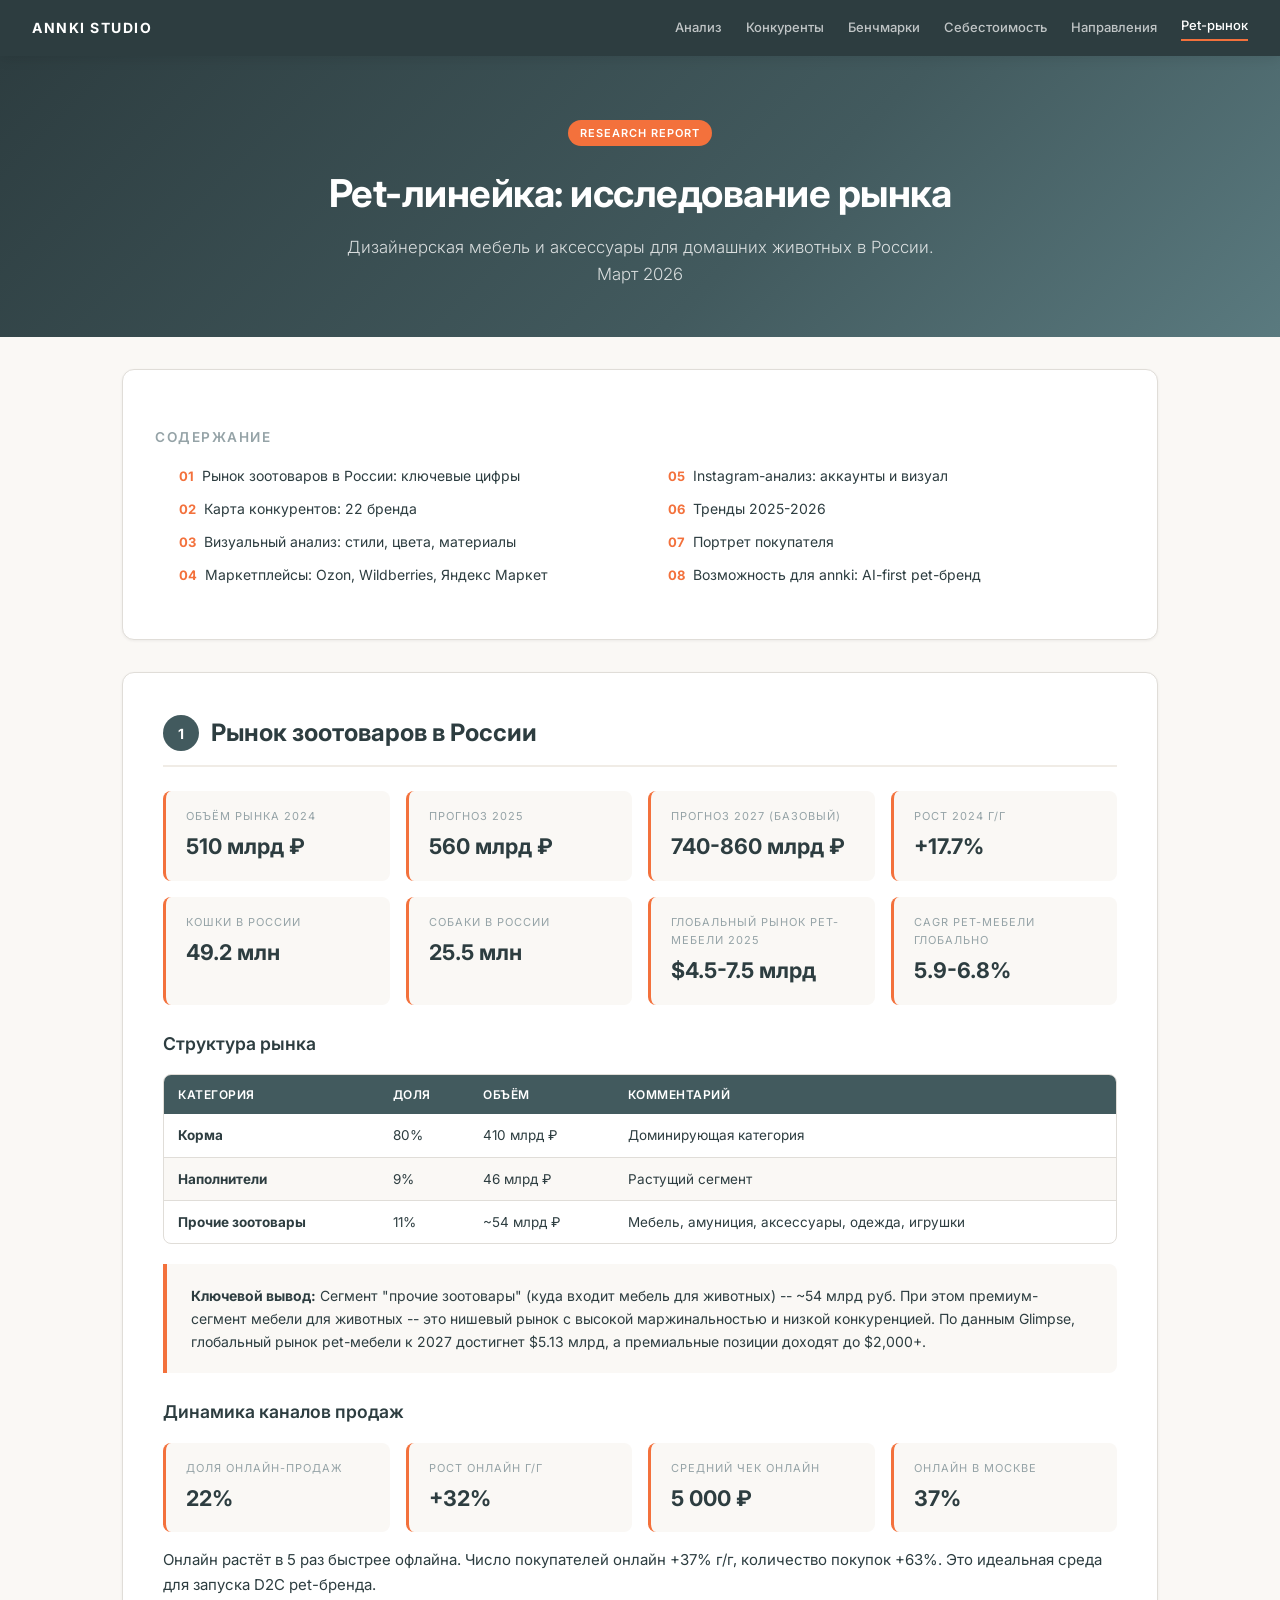
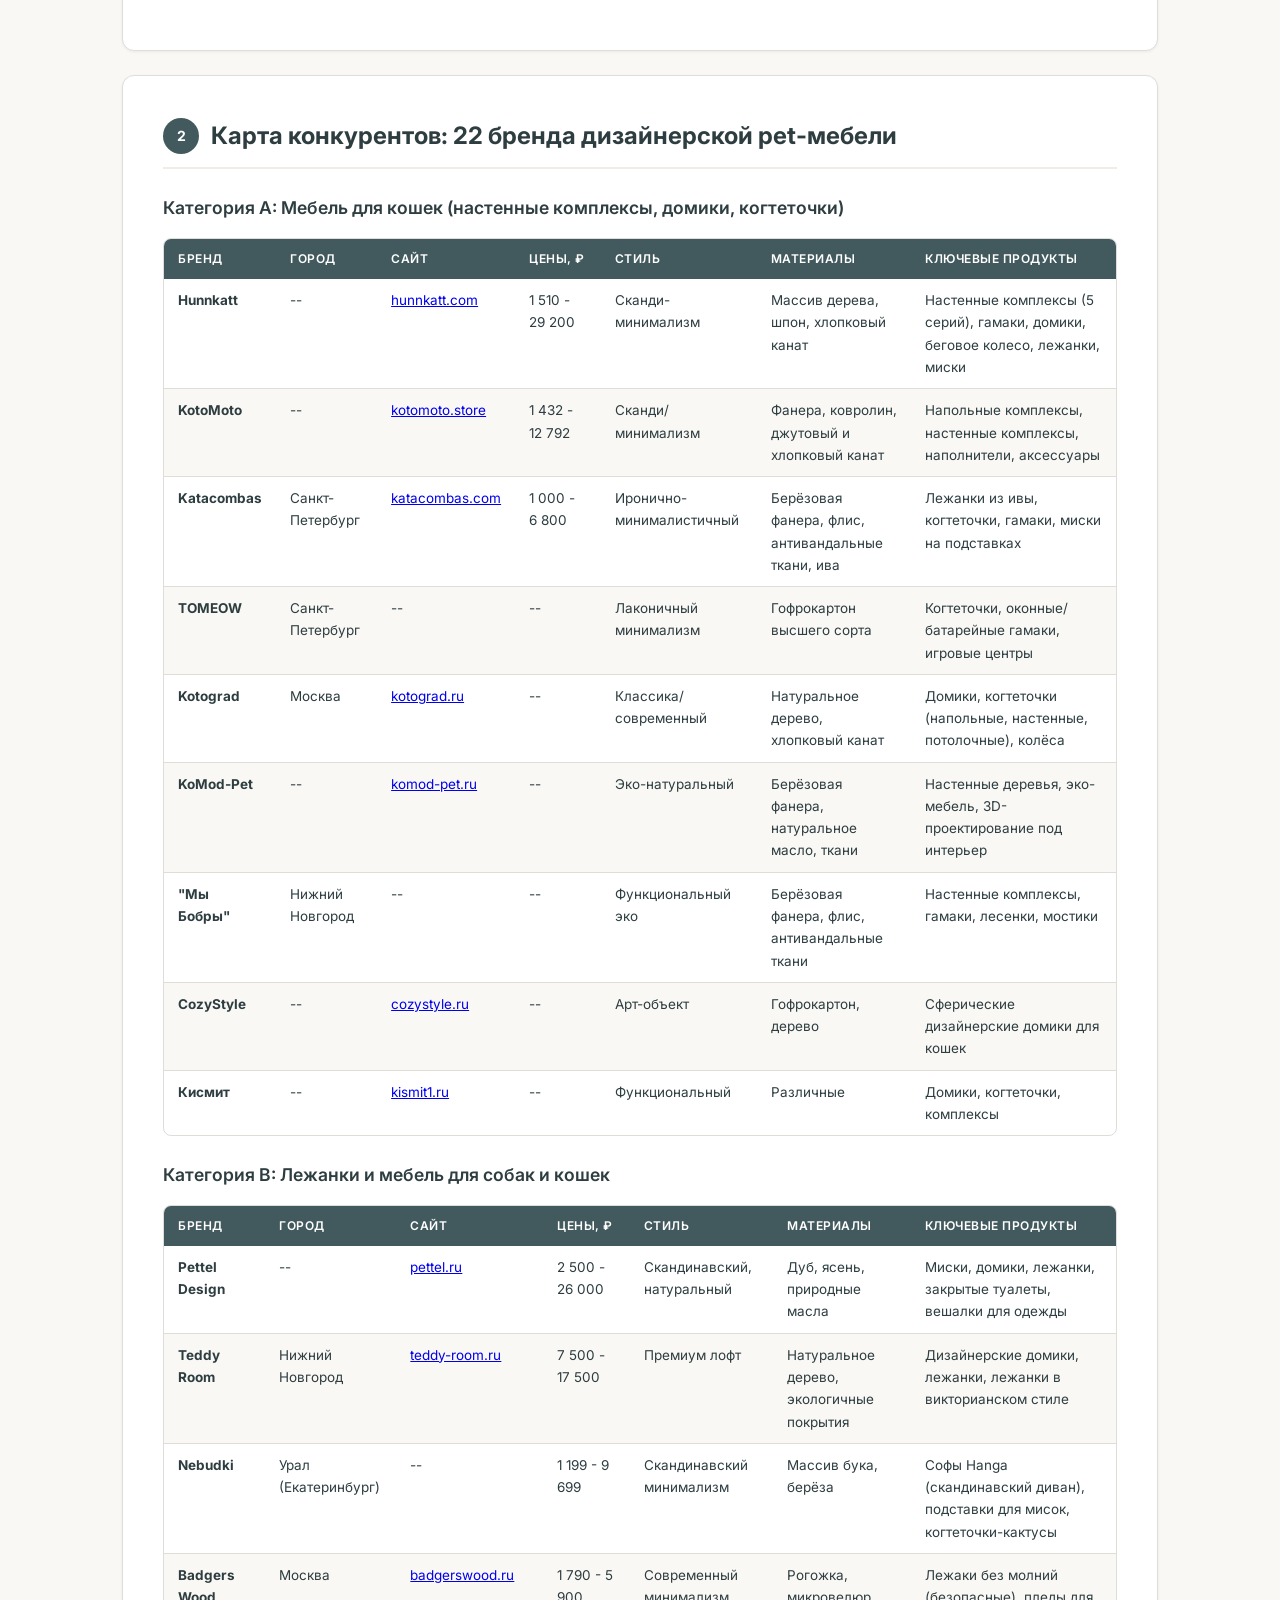
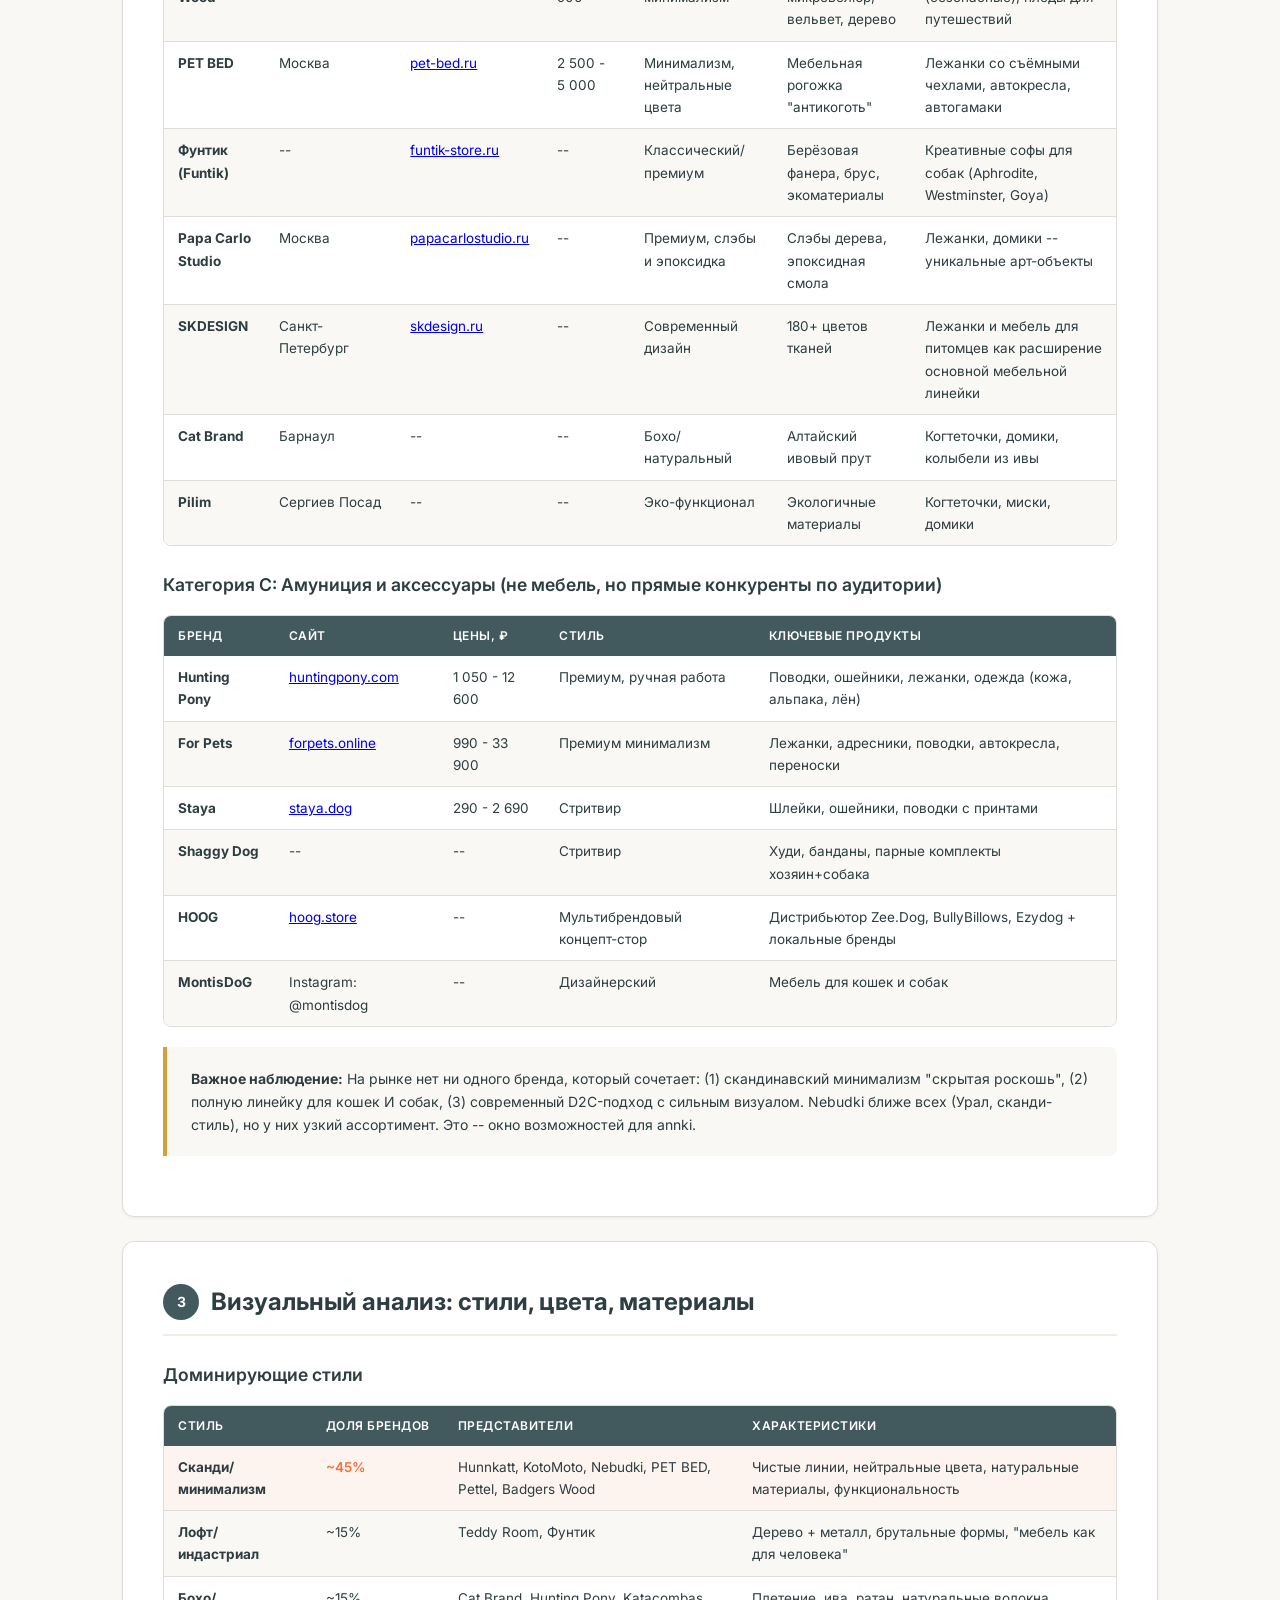
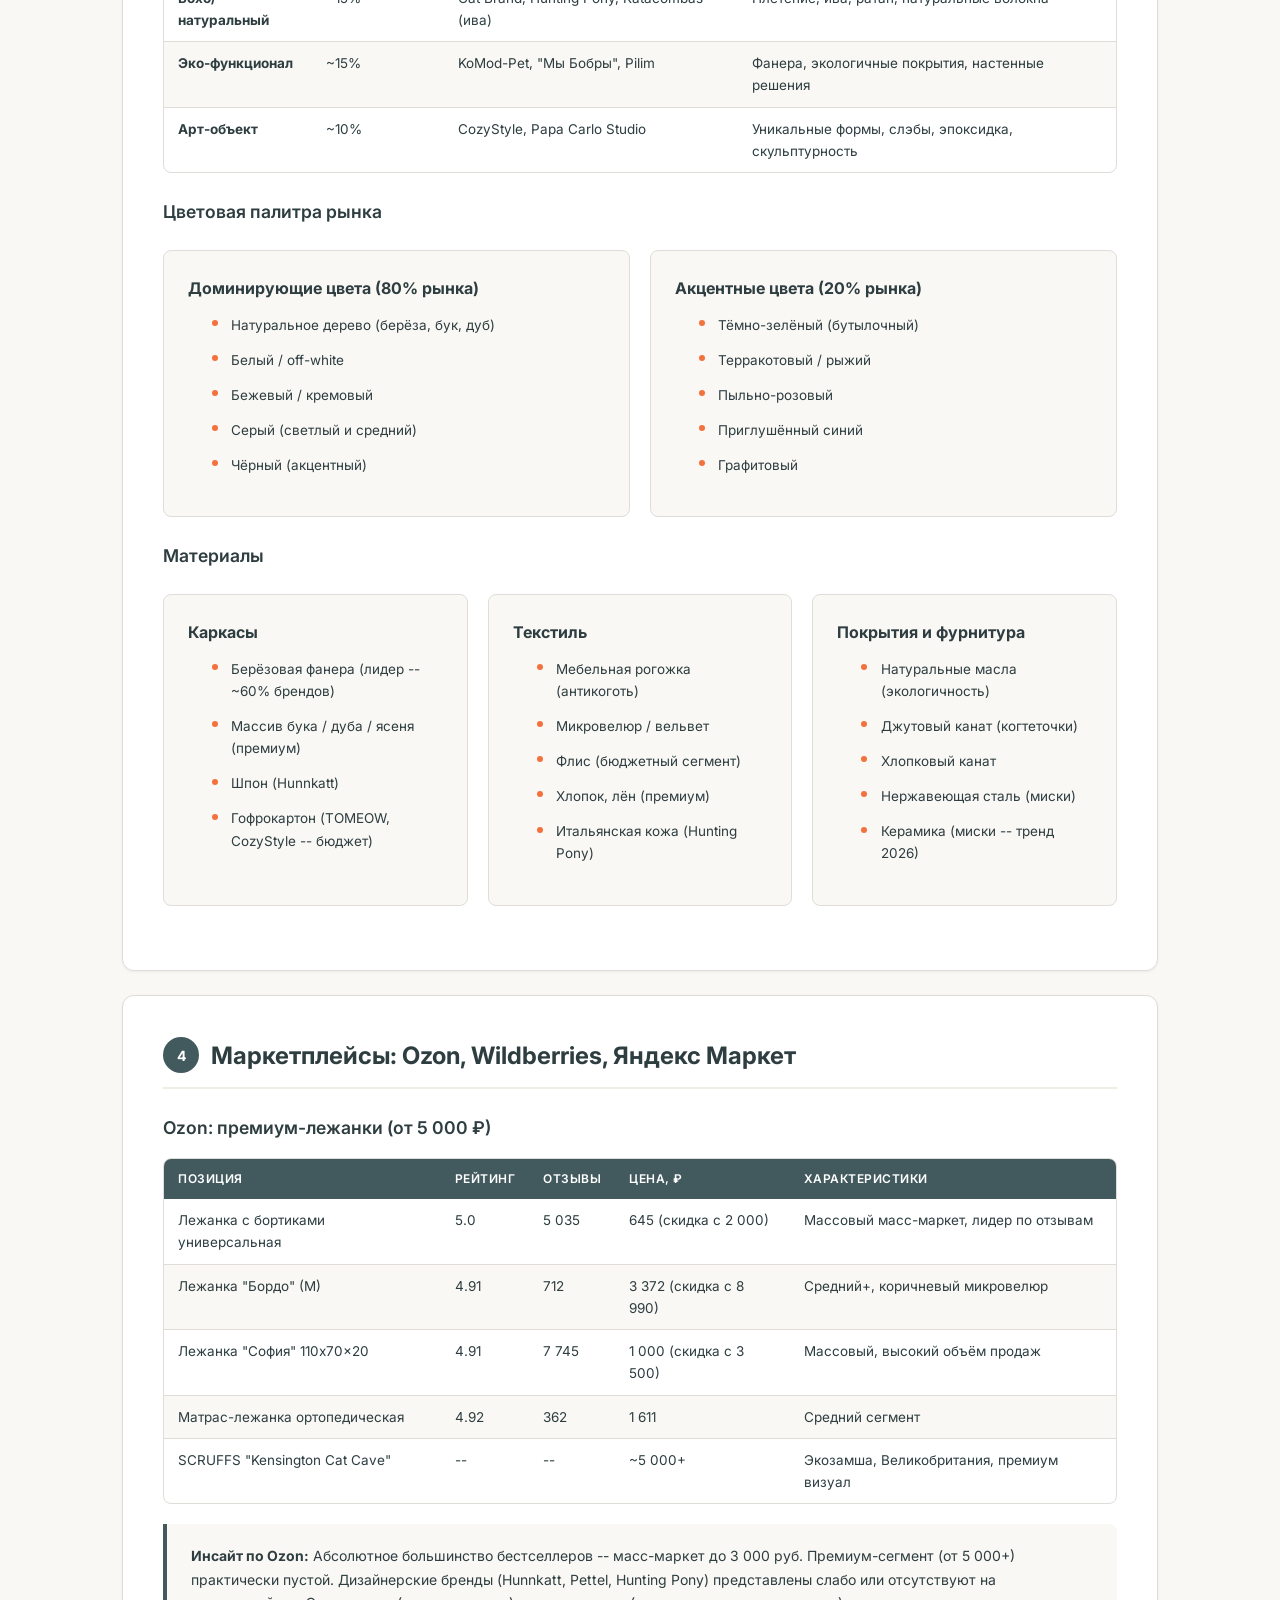
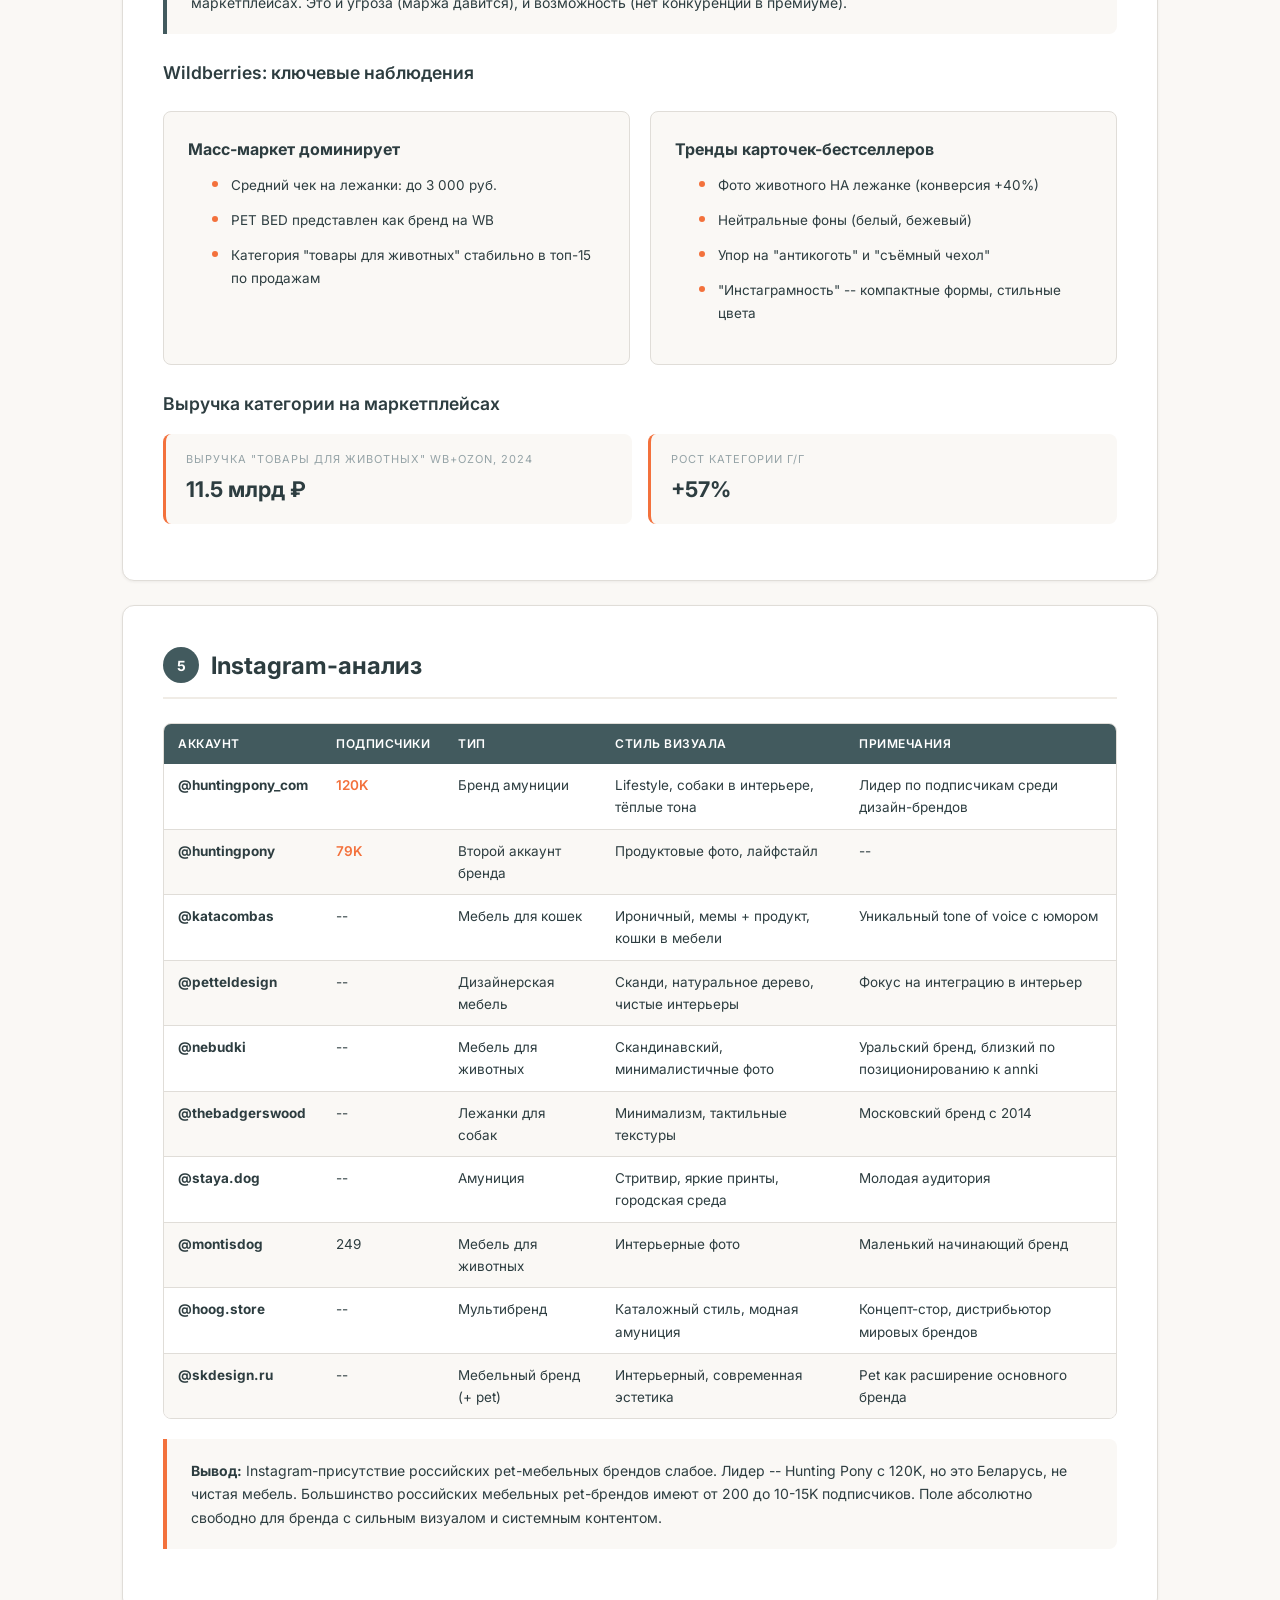
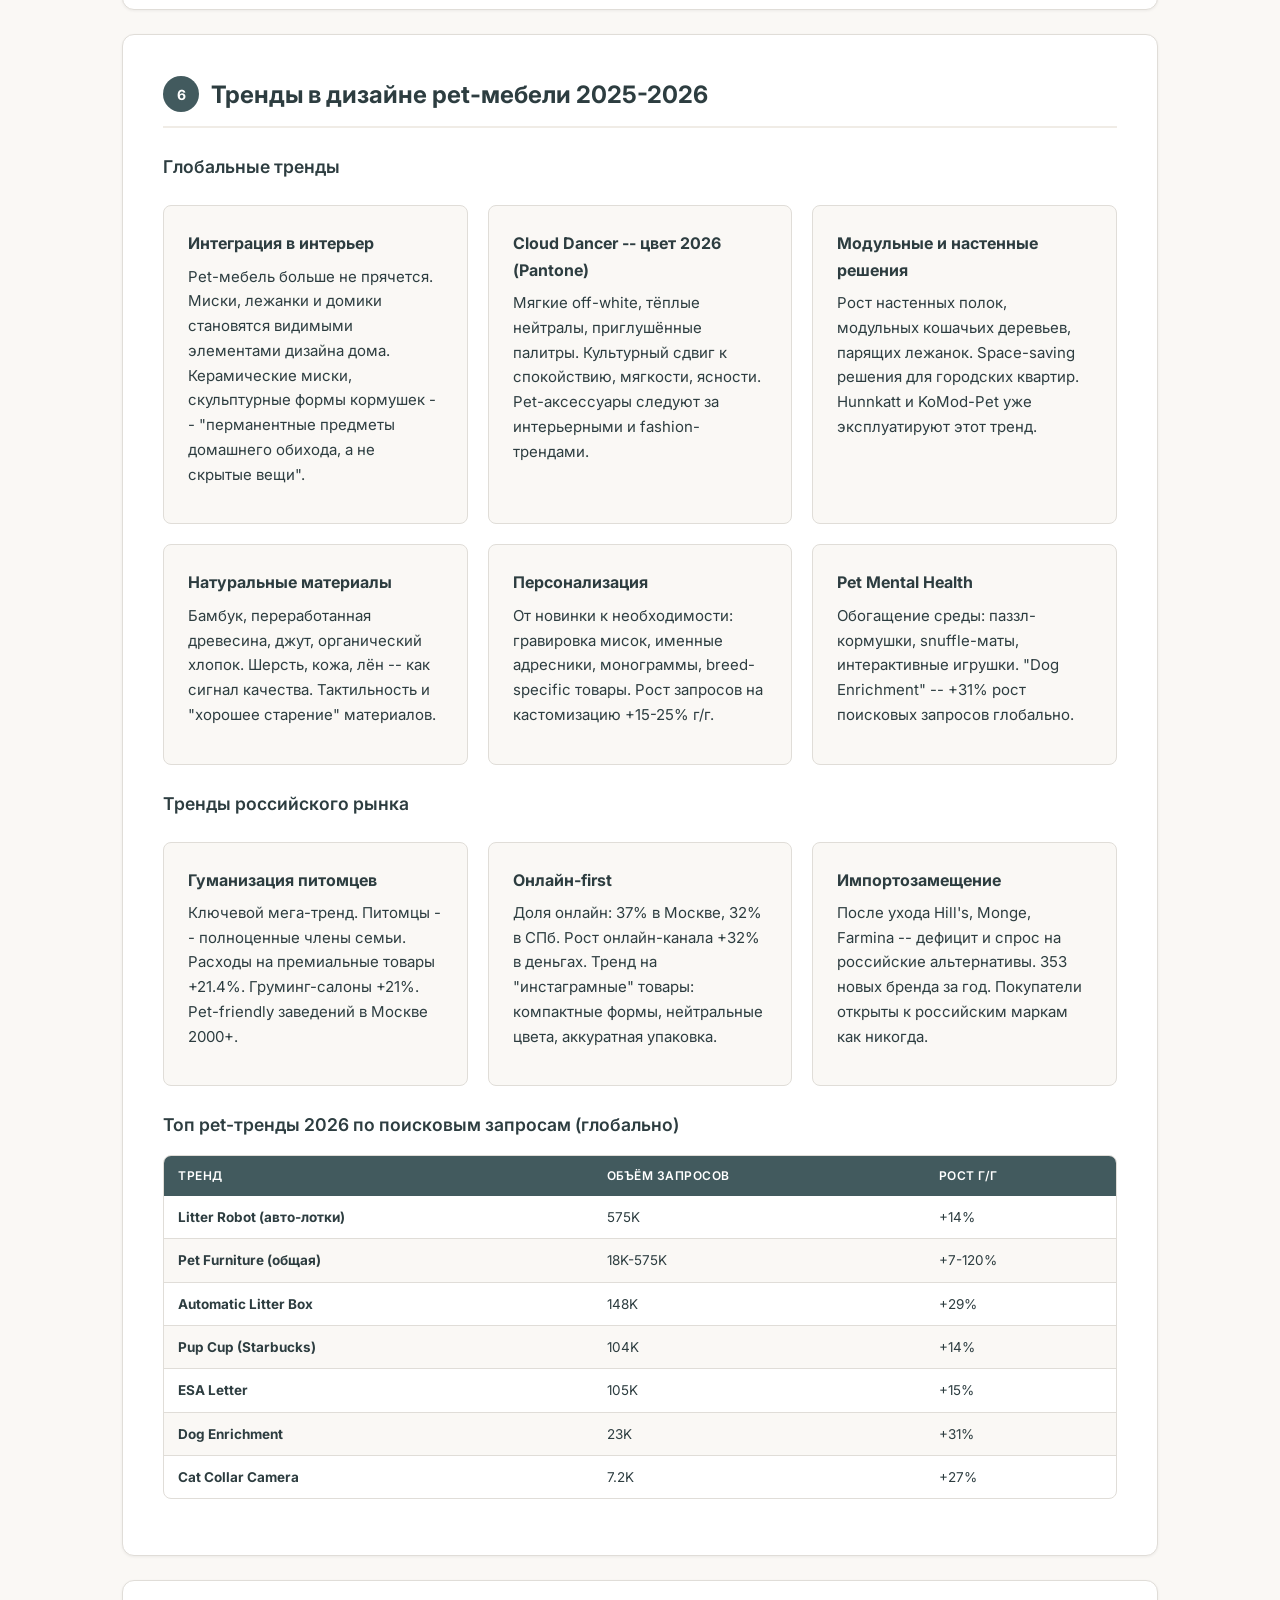
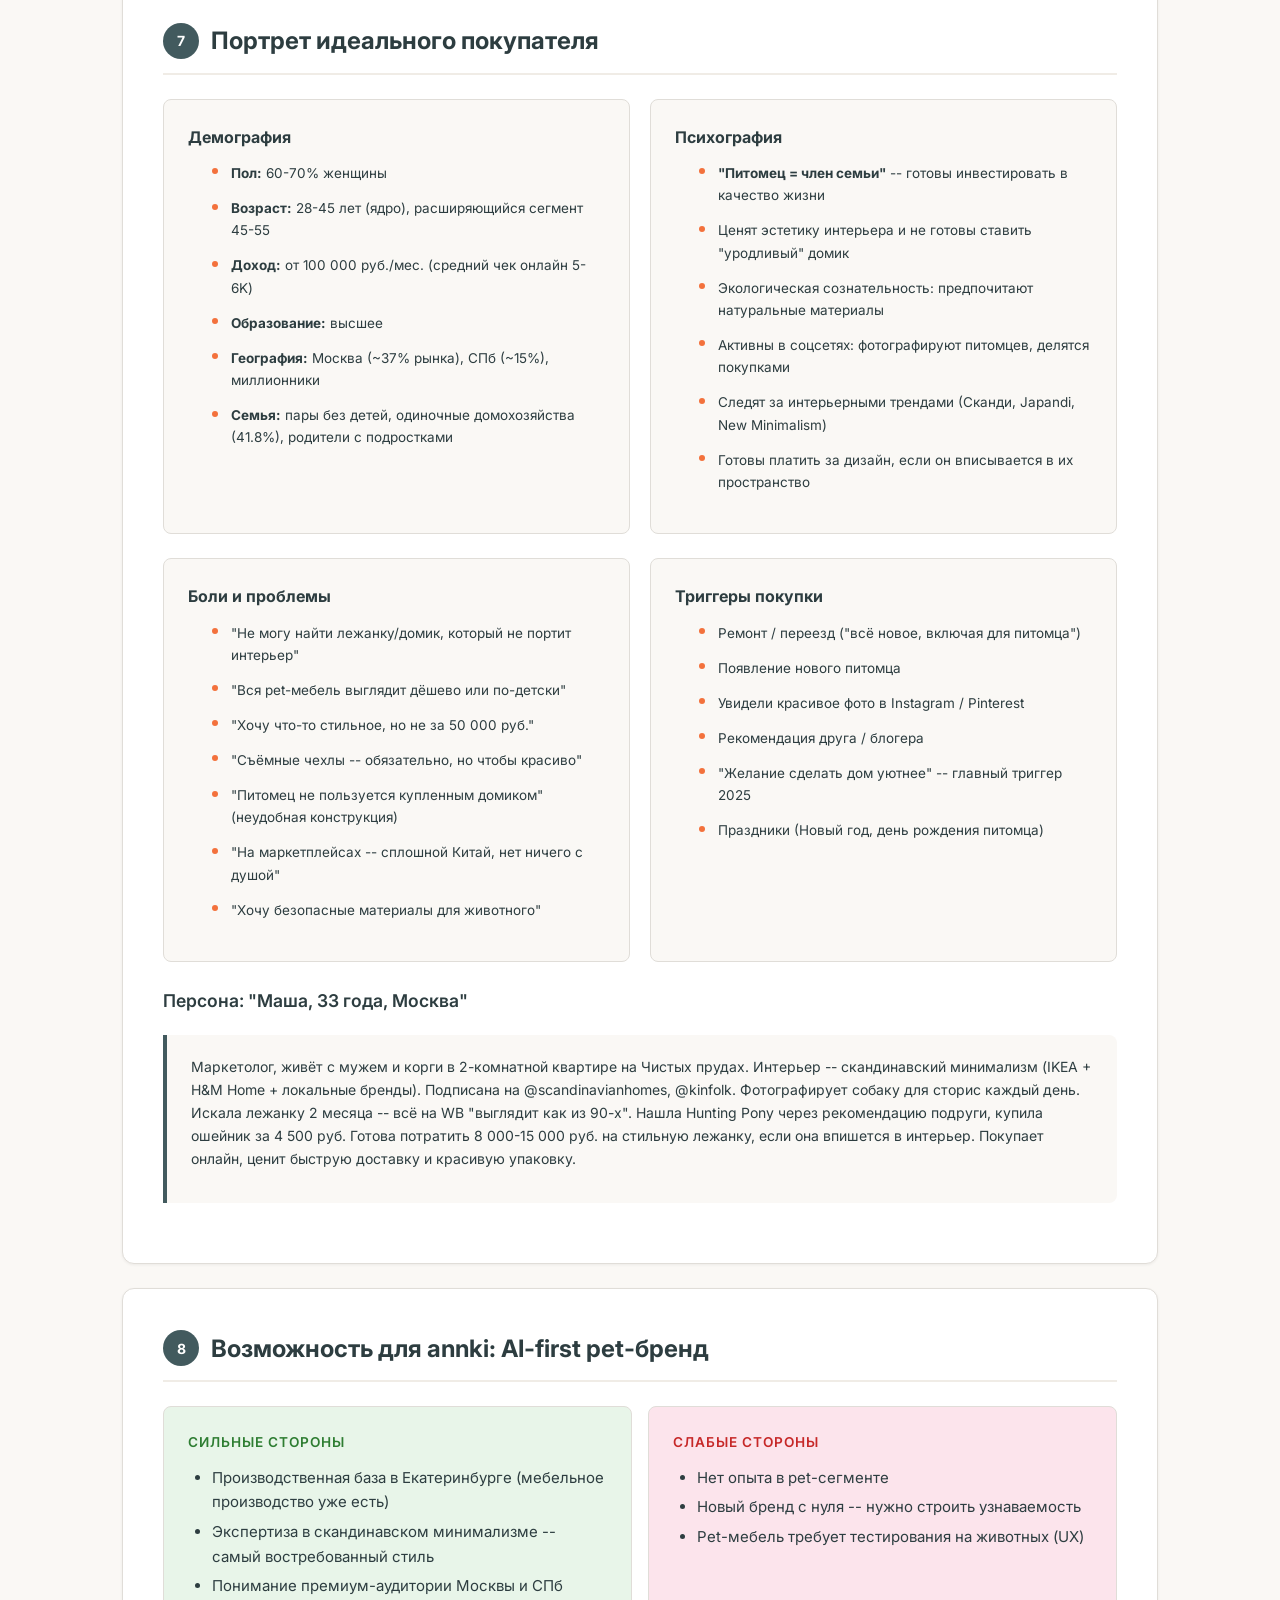
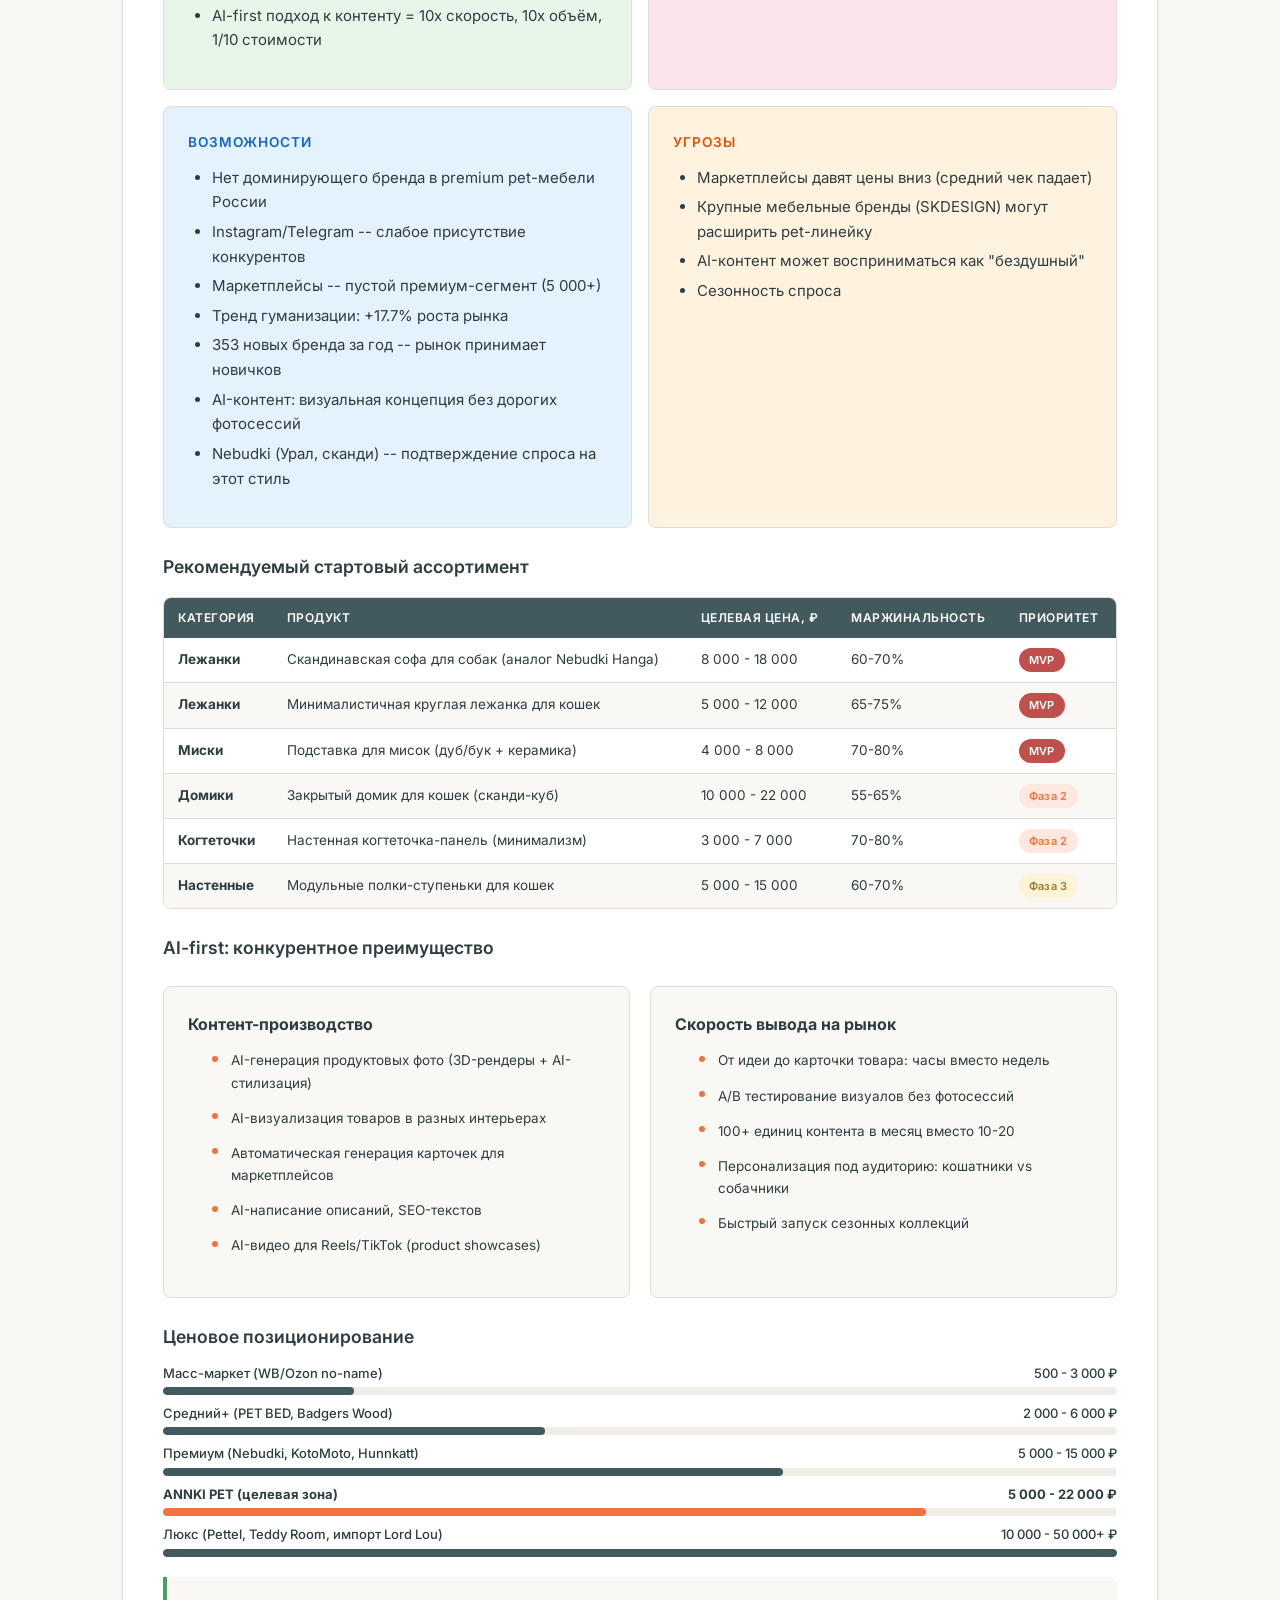
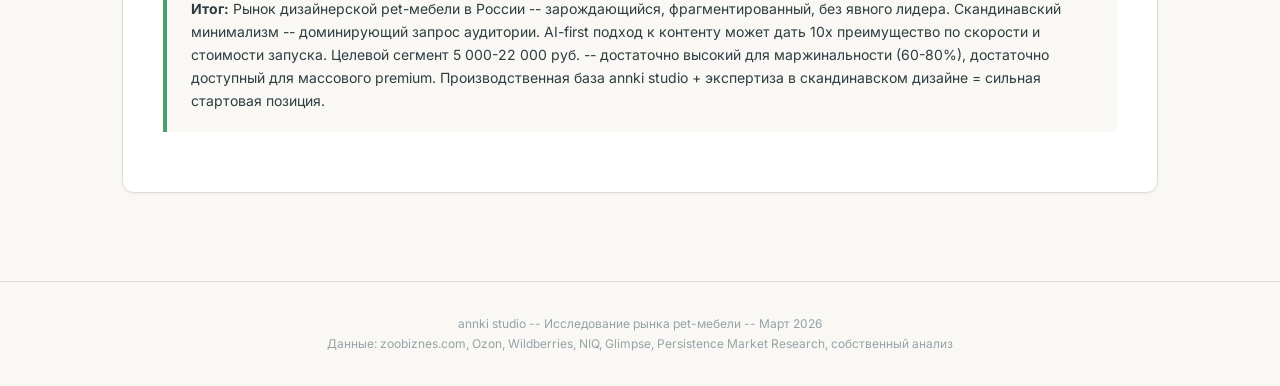
<file: pet-market.html>
<!DOCTYPE html>
<html lang="ru">
<head>
  <meta charset="UTF-8">
  <meta name="viewport" content="width=device-width, initial-scale=1.0">
  <title>Pet-линейка: Исследование рынка дизайнерской мебели для животных | annki studio</title>
  <link rel="stylesheet" href="style.css">
</head>
<body>

<nav class="top-nav">
  <a href="index.html" class="brand">ANNKI STUDIO</a>
  <a href="analysis.html">Анализ</a>
  <a href="competitors.html">Конкуренты</a>
  <a href="benchmarks.html">Бенчмарки</a>
  <a href="cost-analysis.html">Себестоимость</a>
  <a href="new-directions.html">Направления</a>
  <a href="pet-market.html" class="active">Pet-рынок</a>
</nav>

<div class="hero">
  <div class="badge">Research Report</div>
  <h1>Pet-линейка: исследование рынка</h1>
  <p class="subtitle">Дизайнерская мебель и аксессуары для домашних животных в России. Март 2026</p>
</div>

<div class="container">

  <!-- TOC -->
  <div class="toc">
    <h3>Содержание</h3>
    <ol>
      <li><a href="#market">Рынок зоотоваров в России: ключевые цифры</a></li>
      <li><a href="#brands">Карта конкурентов: 22 бренда</a></li>
      <li><a href="#visual">Визуальный анализ: стили, цвета, материалы</a></li>
      <li><a href="#marketplaces">Маркетплейсы: Ozon, Wildberries, Яндекс Маркет</a></li>
      <li><a href="#instagram">Instagram-анализ: аккаунты и визуал</a></li>
      <li><a href="#trends">Тренды 2025-2026</a></li>
      <li><a href="#buyer">Портрет покупателя</a></li>
      <li><a href="#opportunity">Возможность для annki: AI-first pet-бренд</a></li>
    </ol>
  </div>

  <!-- 1. MARKET -->
  <div class="section" id="market">
    <h2 class="section-title"><span class="num">1</span> Рынок зоотоваров в России</h2>

    <div class="kv-grid">
      <div class="kv-item">
        <div class="kv-label">Объём рынка 2024</div>
        <div class="kv-value">510 млрд &#8381;</div>
      </div>
      <div class="kv-item">
        <div class="kv-label">Прогноз 2025</div>
        <div class="kv-value">560 млрд &#8381;</div>
      </div>
      <div class="kv-item">
        <div class="kv-label">Прогноз 2027 (базовый)</div>
        <div class="kv-value">740-860 млрд &#8381;</div>
      </div>
      <div class="kv-item">
        <div class="kv-label">Рост 2024 г/г</div>
        <div class="kv-value">+17.7%</div>
      </div>
      <div class="kv-item">
        <div class="kv-label">Кошки в России</div>
        <div class="kv-value">49.2 млн</div>
      </div>
      <div class="kv-item">
        <div class="kv-label">Собаки в России</div>
        <div class="kv-value">25.5 млн</div>
      </div>
      <div class="kv-item">
        <div class="kv-label">Глобальный рынок pet-мебели 2025</div>
        <div class="kv-value">$4.5-7.5 млрд</div>
      </div>
      <div class="kv-item">
        <div class="kv-label">CAGR pet-мебели глобально</div>
        <div class="kv-value">5.9-6.8%</div>
      </div>
    </div>

    <h3>Структура рынка</h3>
    <div class="table-wrap">
      <table>
        <thead><tr><th>Категория</th><th>Доля</th><th>Объём</th><th>Комментарий</th></tr></thead>
        <tbody>
          <tr><td><strong>Корма</strong></td><td>80%</td><td>410 млрд &#8381;</td><td>Доминирующая категория</td></tr>
          <tr><td><strong>Наполнители</strong></td><td>9%</td><td>46 млрд &#8381;</td><td>Растущий сегмент</td></tr>
          <tr><td><strong>Прочие зоотовары</strong></td><td>11%</td><td>~54 млрд &#8381;</td><td>Мебель, амуниция, аксессуары, одежда, игрушки</td></tr>
        </tbody>
      </table>
    </div>

    <div class="callout">
      <strong>Ключевой вывод:</strong> Сегмент "прочие зоотовары" (куда входит мебель для животных) -- ~54 млрд руб. При этом премиум-сегмент мебели для животных -- это нишевый рынок с высокой маржинальностью и низкой конкуренцией. По данным Glimpse, глобальный рынок pet-мебели к 2027 достигнет $5.13 млрд, а премиальные позиции доходят до $2,000+.
    </div>

    <h3>Динамика каналов продаж</h3>
    <div class="kv-grid">
      <div class="kv-item">
        <div class="kv-label">Доля онлайн-продаж</div>
        <div class="kv-value">22%</div>
      </div>
      <div class="kv-item">
        <div class="kv-label">Рост онлайн г/г</div>
        <div class="kv-value">+32%</div>
      </div>
      <div class="kv-item">
        <div class="kv-label">Средний чек онлайн</div>
        <div class="kv-value">5 000 &#8381;</div>
      </div>
      <div class="kv-item">
        <div class="kv-label">Онлайн в Москве</div>
        <div class="kv-value">37%</div>
      </div>
    </div>
    <p>Онлайн растёт в 5 раз быстрее офлайна. Число покупателей онлайн +37% г/г, количество покупок +63%. Это идеальная среда для запуска D2C pet-бренда.</p>
  </div>

  <!-- 2. BRANDS -->
  <div class="section" id="brands">
    <h2 class="section-title"><span class="num">2</span> Карта конкурентов: 22 бренда дизайнерской pet-мебели</h2>

    <h3>Категория A: Мебель для кошек (настенные комплексы, домики, когтеточки)</h3>
    <div class="table-wrap">
      <table>
        <thead>
          <tr><th>Бренд</th><th>Город</th><th>Сайт</th><th>Цены, &#8381;</th><th>Стиль</th><th>Материалы</th><th>Ключевые продукты</th></tr>
        </thead>
        <tbody>
          <tr>
            <td><strong>Hunnkatt</strong></td>
            <td>--</td>
            <td><a href="https://hunnkatt.com" target="_blank">hunnkatt.com</a></td>
            <td>1 510 - 29 200</td>
            <td>Сканди-минимализм</td>
            <td>Массив дерева, шпон, хлопковый канат</td>
            <td>Настенные комплексы (5 серий), гамаки, домики, беговое колесо, лежанки, миски</td>
          </tr>
          <tr>
            <td><strong>KotoMoto</strong></td>
            <td>--</td>
            <td><a href="https://kotomoto.store" target="_blank">kotomoto.store</a></td>
            <td>1 432 - 12 792</td>
            <td>Сканди/минимализм</td>
            <td>Фанера, ковролин, джутовый и хлопковый канат</td>
            <td>Напольные комплексы, настенные комплексы, наполнители, аксессуары</td>
          </tr>
          <tr>
            <td><strong>Katacombas</strong></td>
            <td>Санкт-Петербург</td>
            <td><a href="https://katacombas.com" target="_blank">katacombas.com</a></td>
            <td>1 000 - 6 800</td>
            <td>Иронично-минималистичный</td>
            <td>Берёзовая фанера, флис, антивандальные ткани, ива</td>
            <td>Лежанки из ивы, когтеточки, гамаки, миски на подставках</td>
          </tr>
          <tr>
            <td><strong>TOMEOW</strong></td>
            <td>Санкт-Петербург</td>
            <td>--</td>
            <td>--</td>
            <td>Лаконичный минимализм</td>
            <td>Гофрокартон высшего сорта</td>
            <td>Когтеточки, оконные/батарейные гамаки, игровые центры</td>
          </tr>
          <tr>
            <td><strong>Kotograd</strong></td>
            <td>Москва</td>
            <td><a href="https://kotograd.ru" target="_blank">kotograd.ru</a></td>
            <td>--</td>
            <td>Классика/современный</td>
            <td>Натуральное дерево, хлопковый канат</td>
            <td>Домики, когтеточки (напольные, настенные, потолочные), колёса</td>
          </tr>
          <tr>
            <td><strong>KoMod-Pet</strong></td>
            <td>--</td>
            <td><a href="https://komod-pet.ru" target="_blank">komod-pet.ru</a></td>
            <td>--</td>
            <td>Эко-натуральный</td>
            <td>Берёзовая фанера, натуральное масло, ткани</td>
            <td>Настенные деревья, эко-мебель, 3D-проектирование под интерьер</td>
          </tr>
          <tr>
            <td><strong>"Мы Бобры"</strong></td>
            <td>Нижний Новгород</td>
            <td>--</td>
            <td>--</td>
            <td>Функциональный эко</td>
            <td>Берёзовая фанера, флис, антивандальные ткани</td>
            <td>Настенные комплексы, гамаки, лесенки, мостики</td>
          </tr>
          <tr>
            <td><strong>CozyStyle</strong></td>
            <td>--</td>
            <td><a href="https://cozystyle.ru" target="_blank">cozystyle.ru</a></td>
            <td>--</td>
            <td>Арт-объект</td>
            <td>Гофрокартон, дерево</td>
            <td>Сферические дизайнерские домики для кошек</td>
          </tr>
          <tr>
            <td><strong>Кисмит</strong></td>
            <td>--</td>
            <td><a href="https://kismit1.ru" target="_blank">kismit1.ru</a></td>
            <td>--</td>
            <td>Функциональный</td>
            <td>Различные</td>
            <td>Домики, когтеточки, комплексы</td>
          </tr>
        </tbody>
      </table>
    </div>

    <h3>Категория B: Лежанки и мебель для собак и кошек</h3>
    <div class="table-wrap">
      <table>
        <thead>
          <tr><th>Бренд</th><th>Город</th><th>Сайт</th><th>Цены, &#8381;</th><th>Стиль</th><th>Материалы</th><th>Ключевые продукты</th></tr>
        </thead>
        <tbody>
          <tr>
            <td><strong>Pettel Design</strong></td>
            <td>--</td>
            <td><a href="https://pettel.ru" target="_blank">pettel.ru</a></td>
            <td>2 500 - 26 000</td>
            <td>Скандинавский, натуральный</td>
            <td>Дуб, ясень, природные масла</td>
            <td>Миски, домики, лежанки, закрытые туалеты, вешалки для одежды</td>
          </tr>
          <tr>
            <td><strong>Teddy Room</strong></td>
            <td>Нижний Новгород</td>
            <td><a href="https://teddy-room.ru" target="_blank">teddy-room.ru</a></td>
            <td>7 500 - 17 500</td>
            <td>Премиум лофт</td>
            <td>Натуральное дерево, экологичные покрытия</td>
            <td>Дизайнерские домики, лежанки, лежанки в викторианском стиле</td>
          </tr>
          <tr>
            <td><strong>Nebudki</strong></td>
            <td>Урал (Екатеринбург)</td>
            <td>--</td>
            <td>1 199 - 9 699</td>
            <td>Скандинавский минимализм</td>
            <td>Массив бука, берёза</td>
            <td>Софы Hanga (скандинавский диван), подставки для мисок, когтеточки-кактусы</td>
          </tr>
          <tr>
            <td><strong>Badgers Wood</strong></td>
            <td>Москва</td>
            <td><a href="https://badgerswood.ru" target="_blank">badgerswood.ru</a></td>
            <td>1 790 - 5 900</td>
            <td>Современный минимализм</td>
            <td>Рогожка, микровелюр, вельвет, дерево</td>
            <td>Лежаки без молний (безопасные), пледы для путешествий</td>
          </tr>
          <tr>
            <td><strong>PET BED</strong></td>
            <td>Москва</td>
            <td><a href="https://pet-bed.ru" target="_blank">pet-bed.ru</a></td>
            <td>2 500 - 5 000</td>
            <td>Минимализм, нейтральные цвета</td>
            <td>Мебельная рогожка "антикоготь"</td>
            <td>Лежанки со съёмными чехлами, автокресла, автогамаки</td>
          </tr>
          <tr>
            <td><strong>Фунтик (Funtik)</strong></td>
            <td>--</td>
            <td><a href="https://funtik-store.ru" target="_blank">funtik-store.ru</a></td>
            <td>--</td>
            <td>Классический/премиум</td>
            <td>Берёзовая фанера, брус, экоматериалы</td>
            <td>Креативные софы для собак (Aphrodite, Westminster, Goya)</td>
          </tr>
          <tr>
            <td><strong>Papa Carlo Studio</strong></td>
            <td>Москва</td>
            <td><a href="https://papacarlostudio.ru" target="_blank">papacarlostudio.ru</a></td>
            <td>--</td>
            <td>Премиум, слэбы и эпоксидка</td>
            <td>Слэбы дерева, эпоксидная смола</td>
            <td>Лежанки, домики -- уникальные арт-объекты</td>
          </tr>
          <tr>
            <td><strong>SKDESIGN</strong></td>
            <td>Санкт-Петербург</td>
            <td><a href="https://skdesign.ru" target="_blank">skdesign.ru</a></td>
            <td>--</td>
            <td>Современный дизайн</td>
            <td>180+ цветов тканей</td>
            <td>Лежанки и мебель для питомцев как расширение основной мебельной линейки</td>
          </tr>
          <tr>
            <td><strong>Cat Brand</strong></td>
            <td>Барнаул</td>
            <td>--</td>
            <td>--</td>
            <td>Бохо/натуральный</td>
            <td>Алтайский ивовый прут</td>
            <td>Когтеточки, домики, колыбели из ивы</td>
          </tr>
          <tr>
            <td><strong>Pilim</strong></td>
            <td>Сергиев Посад</td>
            <td>--</td>
            <td>--</td>
            <td>Эко-функционал</td>
            <td>Экологичные материалы</td>
            <td>Когтеточки, миски, домики</td>
          </tr>
        </tbody>
      </table>
    </div>

    <h3>Категория C: Амуниция и аксессуары (не мебель, но прямые конкуренты по аудитории)</h3>
    <div class="table-wrap">
      <table>
        <thead>
          <tr><th>Бренд</th><th>Сайт</th><th>Цены, &#8381;</th><th>Стиль</th><th>Ключевые продукты</th></tr>
        </thead>
        <tbody>
          <tr>
            <td><strong>Hunting Pony</strong></td>
            <td><a href="https://huntingpony.com" target="_blank">huntingpony.com</a></td>
            <td>1 050 - 12 600</td>
            <td>Премиум, ручная работа</td>
            <td>Поводки, ошейники, лежанки, одежда (кожа, альпака, лён)</td>
          </tr>
          <tr>
            <td><strong>For Pets</strong></td>
            <td><a href="https://forpets.online" target="_blank">forpets.online</a></td>
            <td>990 - 33 900</td>
            <td>Премиум минимализм</td>
            <td>Лежанки, адресники, поводки, автокресла, переноски</td>
          </tr>
          <tr>
            <td><strong>Staya</strong></td>
            <td><a href="https://staya.dog" target="_blank">staya.dog</a></td>
            <td>290 - 2 690</td>
            <td>Стритвир</td>
            <td>Шлейки, ошейники, поводки с принтами</td>
          </tr>
          <tr>
            <td><strong>Shaggy Dog</strong></td>
            <td>--</td>
            <td>--</td>
            <td>Стритвир</td>
            <td>Худи, банданы, парные комплекты хозяин+собака</td>
          </tr>
          <tr>
            <td><strong>HOOG</strong></td>
            <td><a href="https://hoog.store" target="_blank">hoog.store</a></td>
            <td>--</td>
            <td>Мультибрендовый концепт-стор</td>
            <td>Дистрибьютор Zee.Dog, BullyBillows, Ezydog + локальные бренды</td>
          </tr>
          <tr>
            <td><strong>MontisDoG</strong></td>
            <td>Instagram: @montisdog</td>
            <td>--</td>
            <td>Дизайнерский</td>
            <td>Мебель для кошек и собак</td>
          </tr>
        </tbody>
      </table>
    </div>

    <div class="callout callout-warning">
      <strong>Важное наблюдение:</strong> На рынке нет ни одного бренда, который сочетает: (1) скандинавский минимализм "скрытая роскошь", (2) полную линейку для кошек И собак, (3) современный D2C-подход с сильным визуалом. Nebudki ближе всех (Урал, сканди-стиль), но у них узкий ассортимент. Это -- окно возможностей для annki.
    </div>
  </div>

  <!-- 3. VISUAL ANALYSIS -->
  <div class="section" id="visual">
    <h2 class="section-title"><span class="num">3</span> Визуальный анализ: стили, цвета, материалы</h2>

    <h3>Доминирующие стили</h3>
    <div class="table-wrap">
      <table>
        <thead><tr><th>Стиль</th><th>Доля брендов</th><th>Представители</th><th>Характеристики</th></tr></thead>
        <tbody>
          <tr class="cell-highlight">
            <td><strong>Сканди/минимализм</strong></td>
            <td class="cell-accent">~45%</td>
            <td>Hunnkatt, KotoMoto, Nebudki, PET BED, Pettel, Badgers Wood</td>
            <td>Чистые линии, нейтральные цвета, натуральные материалы, функциональность</td>
          </tr>
          <tr>
            <td><strong>Лофт/индастриал</strong></td>
            <td>~15%</td>
            <td>Teddy Room, Фунтик</td>
            <td>Дерево + металл, брутальные формы, "мебель как для человека"</td>
          </tr>
          <tr>
            <td><strong>Бохо/натуральный</strong></td>
            <td>~15%</td>
            <td>Cat Brand, Hunting Pony, Katacombas (ива)</td>
            <td>Плетение, ива, ратан, натуральные волокна</td>
          </tr>
          <tr>
            <td><strong>Эко-функционал</strong></td>
            <td>~15%</td>
            <td>KoMod-Pet, "Мы Бобры", Pilim</td>
            <td>Фанера, экологичные покрытия, настенные решения</td>
          </tr>
          <tr>
            <td><strong>Арт-объект</strong></td>
            <td>~10%</td>
            <td>CozyStyle, Papa Carlo Studio</td>
            <td>Уникальные формы, слэбы, эпоксидка, скульптурность</td>
          </tr>
        </tbody>
      </table>
    </div>

    <h3>Цветовая палитра рынка</h3>
    <div class="card-grid">
      <div class="card">
        <div class="card-title">Доминирующие цвета (80% рынка)</div>
        <ul>
          <li>Натуральное дерево (берёза, бук, дуб)</li>
          <li>Белый / off-white</li>
          <li>Бежевый / кремовый</li>
          <li>Серый (светлый и средний)</li>
          <li>Чёрный (акцентный)</li>
        </ul>
      </div>
      <div class="card">
        <div class="card-title">Акцентные цвета (20% рынка)</div>
        <ul>
          <li>Тёмно-зелёный (бутылочный)</li>
          <li>Терракотовый / рыжий</li>
          <li>Пыльно-розовый</li>
          <li>Приглушённый синий</li>
          <li>Графитовый</li>
        </ul>
      </div>
    </div>

    <h3>Материалы</h3>
    <div class="card-grid">
      <div class="card">
        <div class="card-title">Каркасы</div>
        <ul>
          <li>Берёзовая фанера (лидер -- ~60% брендов)</li>
          <li>Массив бука / дуба / ясеня (премиум)</li>
          <li>Шпон (Hunnkatt)</li>
          <li>Гофрокартон (TOMEOW, CozyStyle -- бюджет)</li>
        </ul>
      </div>
      <div class="card">
        <div class="card-title">Текстиль</div>
        <ul>
          <li>Мебельная рогожка (антикоготь)</li>
          <li>Микровелюр / вельвет</li>
          <li>Флис (бюджетный сегмент)</li>
          <li>Хлопок, лён (премиум)</li>
          <li>Итальянская кожа (Hunting Pony)</li>
        </ul>
      </div>
      <div class="card">
        <div class="card-title">Покрытия и фурнитура</div>
        <ul>
          <li>Натуральные масла (экологичность)</li>
          <li>Джутовый канат (когтеточки)</li>
          <li>Хлопковый канат</li>
          <li>Нержавеющая сталь (миски)</li>
          <li>Керамика (миски -- тренд 2026)</li>
        </ul>
      </div>
    </div>
  </div>

  <!-- 4. MARKETPLACES -->
  <div class="section" id="marketplaces">
    <h2 class="section-title"><span class="num">4</span> Маркетплейсы: Ozon, Wildberries, Яндекс Маркет</h2>

    <h3>Ozon: премиум-лежанки (от 5 000 &#8381;)</h3>
    <div class="table-wrap">
      <table>
        <thead><tr><th>Позиция</th><th>Рейтинг</th><th>Отзывы</th><th>Цена, &#8381;</th><th>Характеристики</th></tr></thead>
        <tbody>
          <tr><td>Лежанка с бортиками универсальная</td><td>5.0</td><td>5 035</td><td>645 (скидка с 2 000)</td><td>Массовый масс-маркет, лидер по отзывам</td></tr>
          <tr><td>Лежанка "Бордо" (М)</td><td>4.91</td><td>712</td><td>3 372 (скидка с 8 990)</td><td>Средний+, коричневый микровелюр</td></tr>
          <tr><td>Лежанка "София" 110x70x20</td><td>4.91</td><td>7 745</td><td>1 000 (скидка с 3 500)</td><td>Массовый, высокий объём продаж</td></tr>
          <tr><td>Матрас-лежанка ортопедическая</td><td>4.92</td><td>362</td><td>1 611</td><td>Средний сегмент</td></tr>
          <tr><td>SCRUFFS "Kensington Cat Cave"</td><td>--</td><td>--</td><td>~5 000+</td><td>Экозамша, Великобритания, премиум визуал</td></tr>
        </tbody>
      </table>
    </div>

    <div class="callout callout-primary">
      <strong>Инсайт по Ozon:</strong> Абсолютное большинство бестселлеров -- масс-маркет до 3 000 руб. Премиум-сегмент (от 5 000+) практически пустой. Дизайнерские бренды (Hunnkatt, Pettel, Hunting Pony) представлены слабо или отсутствуют на маркетплейсах. Это и угроза (маржа давится), и возможность (нет конкуренции в премиуме).
    </div>

    <h3>Wildberries: ключевые наблюдения</h3>
    <div class="card-grid">
      <div class="card">
        <div class="card-title">Масс-маркет доминирует</div>
        <ul>
          <li>Средний чек на лежанки: до 3 000 руб.</li>
          <li>PET BED представлен как бренд на WB</li>
          <li>Категория "товары для животных" стабильно в топ-15 по продажам</li>
        </ul>
      </div>
      <div class="card">
        <div class="card-title">Тренды карточек-бестселлеров</div>
        <ul>
          <li>Фото животного НА лежанке (конверсия +40%)</li>
          <li>Нейтральные фоны (белый, бежевый)</li>
          <li>Упор на "антикоготь" и "съёмный чехол"</li>
          <li>"Инстаграмность" -- компактные формы, стильные цвета</li>
        </ul>
      </div>
    </div>

    <h3>Выручка категории на маркетплейсах</h3>
    <div class="kv-grid">
      <div class="kv-item">
        <div class="kv-label">Выручка "товары для животных" WB+Ozon, 2024</div>
        <div class="kv-value">11.5 млрд &#8381;</div>
      </div>
      <div class="kv-item">
        <div class="kv-label">Рост категории г/г</div>
        <div class="kv-value">+57%</div>
      </div>
    </div>
  </div>

  <!-- 5. INSTAGRAM -->
  <div class="section" id="instagram">
    <h2 class="section-title"><span class="num">5</span> Instagram-анализ</h2>

    <div class="table-wrap">
      <table>
        <thead><tr><th>Аккаунт</th><th>Подписчики</th><th>Тип</th><th>Стиль визуала</th><th>Примечания</th></tr></thead>
        <tbody>
          <tr>
            <td><strong>@huntingpony_com</strong></td>
            <td class="cell-accent">120K</td>
            <td>Бренд амуниции</td>
            <td>Lifestyle, собаки в интерьере, тёплые тона</td>
            <td>Лидер по подписчикам среди дизайн-брендов</td>
          </tr>
          <tr>
            <td><strong>@huntingpony</strong></td>
            <td class="cell-accent">79K</td>
            <td>Второй аккаунт бренда</td>
            <td>Продуктовые фото, лайфстайл</td>
            <td>--</td>
          </tr>
          <tr>
            <td><strong>@katacombas</strong></td>
            <td>--</td>
            <td>Мебель для кошек</td>
            <td>Ироничный, мемы + продукт, кошки в мебели</td>
            <td>Уникальный tone of voice с юмором</td>
          </tr>
          <tr>
            <td><strong>@petteldesign</strong></td>
            <td>--</td>
            <td>Дизайнерская мебель</td>
            <td>Сканди, натуральное дерево, чистые интерьеры</td>
            <td>Фокус на интеграцию в интерьер</td>
          </tr>
          <tr>
            <td><strong>@nebudki</strong></td>
            <td>--</td>
            <td>Мебель для животных</td>
            <td>Скандинавский, минималистичные фото</td>
            <td>Уральский бренд, близкий по позиционированию к annki</td>
          </tr>
          <tr>
            <td><strong>@thebadgerswood</strong></td>
            <td>--</td>
            <td>Лежанки для собак</td>
            <td>Минимализм, тактильные текстуры</td>
            <td>Московский бренд с 2014</td>
          </tr>
          <tr>
            <td><strong>@staya.dog</strong></td>
            <td>--</td>
            <td>Амуниция</td>
            <td>Стритвир, яркие принты, городская среда</td>
            <td>Молодая аудитория</td>
          </tr>
          <tr>
            <td><strong>@montisdog</strong></td>
            <td>249</td>
            <td>Мебель для животных</td>
            <td>Интерьерные фото</td>
            <td>Маленький начинающий бренд</td>
          </tr>
          <tr>
            <td><strong>@hoog.store</strong></td>
            <td>--</td>
            <td>Мультибренд</td>
            <td>Каталожный стиль, модная амуниция</td>
            <td>Концепт-стор, дистрибьютор мировых брендов</td>
          </tr>
          <tr>
            <td><strong>@skdesign.ru</strong></td>
            <td>--</td>
            <td>Мебельный бренд (+ pet)</td>
            <td>Интерьерный, современная эстетика</td>
            <td>Pet как расширение основного бренда</td>
          </tr>
        </tbody>
      </table>
    </div>

    <div class="callout">
      <strong>Вывод:</strong> Instagram-присутствие российских pet-мебельных брендов слабое. Лидер -- Hunting Pony с 120K, но это Беларусь, не чистая мебель. Большинство российских мебельных pet-брендов имеют от 200 до 10-15K подписчиков. Поле абсолютно свободно для бренда с сильным визуалом и системным контентом.
    </div>
  </div>

  <!-- 6. TRENDS -->
  <div class="section" id="trends">
    <h2 class="section-title"><span class="num">6</span> Тренды в дизайне pet-мебели 2025-2026</h2>

    <h3>Глобальные тренды</h3>
    <div class="card-grid">
      <div class="card">
        <div class="card-title">Интеграция в интерьер</div>
        <p>Pet-мебель больше не прячется. Миски, лежанки и домики становятся видимыми элементами дизайна дома. Керамические миски, скульптурные формы кормушек -- "перманентные предметы домашнего обихода, а не скрытые вещи".</p>
      </div>
      <div class="card">
        <div class="card-title">Cloud Dancer -- цвет 2026 (Pantone)</div>
        <p>Мягкие off-white, тёплые нейтралы, приглушённые палитры. Культурный сдвиг к спокойствию, мягкости, ясности. Pet-аксессуары следуют за интерьерными и fashion-трендами.</p>
      </div>
      <div class="card">
        <div class="card-title">Модульные и настенные решения</div>
        <p>Рост настенных полок, модульных кошачьих деревьев, парящих лежанок. Space-saving решения для городских квартир. Hunnkatt и KoMod-Pet уже эксплуатируют этот тренд.</p>
      </div>
      <div class="card">
        <div class="card-title">Натуральные материалы</div>
        <p>Бамбук, переработанная древесина, джут, органический хлопок. Шерсть, кожа, лён -- как сигнал качества. Тактильность и "хорошее старение" материалов.</p>
      </div>
      <div class="card">
        <div class="card-title">Персонализация</div>
        <p>От новинки к необходимости: гравировка мисок, именные адресники, монограммы, breed-specific товары. Рост запросов на кастомизацию +15-25% г/г.</p>
      </div>
      <div class="card">
        <div class="card-title">Pet Mental Health</div>
        <p>Обогащение среды: паззл-кормушки, snuffle-маты, интерактивные игрушки. "Dog Enrichment" -- +31% рост поисковых запросов глобально.</p>
      </div>
    </div>

    <h3>Тренды российского рынка</h3>
    <div class="card-grid">
      <div class="card">
        <div class="card-title">Гуманизация питомцев</div>
        <p>Ключевой мега-тренд. Питомцы -- полноценные члены семьи. Расходы на премиальные товары +21.4%. Груминг-салоны +21%. Pet-friendly заведений в Москве 2000+.</p>
      </div>
      <div class="card">
        <div class="card-title">Онлайн-first</div>
        <p>Доля онлайн: 37% в Москве, 32% в СПб. Рост онлайн-канала +32% в деньгах. Тренд на "инстаграмные" товары: компактные формы, нейтральные цвета, аккуратная упаковка.</p>
      </div>
      <div class="card">
        <div class="card-title">Импортозамещение</div>
        <p>После ухода Hill's, Monge, Farmina -- дефицит и спрос на российские альтернативы. 353 новых бренда за год. Покупатели открыты к российским маркам как никогда.</p>
      </div>
    </div>

    <h3>Топ pet-тренды 2026 по поисковым запросам (глобально)</h3>
    <div class="table-wrap">
      <table>
        <thead><tr><th>Тренд</th><th>Объём запросов</th><th>Рост г/г</th></tr></thead>
        <tbody>
          <tr><td><strong>Litter Robot (авто-лотки)</strong></td><td>575K</td><td>+14%</td></tr>
          <tr><td><strong>Pet Furniture (общая)</strong></td><td>18K-575K</td><td>+7-120%</td></tr>
          <tr><td><strong>Automatic Litter Box</strong></td><td>148K</td><td>+29%</td></tr>
          <tr><td><strong>Pup Cup (Starbucks)</strong></td><td>104K</td><td>+14%</td></tr>
          <tr><td><strong>ESA Letter</strong></td><td>105K</td><td>+15%</td></tr>
          <tr><td><strong>Dog Enrichment</strong></td><td>23K</td><td>+31%</td></tr>
          <tr><td><strong>Cat Collar Camera</strong></td><td>7.2K</td><td>+27%</td></tr>
        </tbody>
      </table>
    </div>
  </div>

  <!-- 7. BUYER PERSONA -->
  <div class="section" id="buyer">
    <h2 class="section-title"><span class="num">7</span> Портрет идеального покупателя</h2>

    <div class="card-grid">
      <div class="card">
        <div class="card-title">Демография</div>
        <ul>
          <li><strong>Пол:</strong> 60-70% женщины</li>
          <li><strong>Возраст:</strong> 28-45 лет (ядро), расширяющийся сегмент 45-55</li>
          <li><strong>Доход:</strong> от 100 000 руб./мес. (средний чек онлайн 5-6K)</li>
          <li><strong>Образование:</strong> высшее</li>
          <li><strong>География:</strong> Москва (~37% рынка), СПб (~15%), миллионники</li>
          <li><strong>Семья:</strong> пары без детей, одиночные домохозяйства (41.8%), родители с подростками</li>
        </ul>
      </div>
      <div class="card">
        <div class="card-title">Психография</div>
        <ul>
          <li><strong>"Питомец = член семьи"</strong> -- готовы инвестировать в качество жизни</li>
          <li>Ценят эстетику интерьера и не готовы ставить "уродливый" домик</li>
          <li>Экологическая сознательность: предпочитают натуральные материалы</li>
          <li>Активны в соцсетях: фотографируют питомцев, делятся покупками</li>
          <li>Следят за интерьерными трендами (Сканди, Japandi, New Minimalism)</li>
          <li>Готовы платить за дизайн, если он вписывается в их пространство</li>
        </ul>
      </div>
    </div>

    <div class="card-grid">
      <div class="card">
        <div class="card-title">Боли и проблемы</div>
        <ul>
          <li>"Не могу найти лежанку/домик, который не портит интерьер"</li>
          <li>"Вся pet-мебель выглядит дёшево или по-детски"</li>
          <li>"Хочу что-то стильное, но не за 50 000 руб."</li>
          <li>"Съёмные чехлы -- обязательно, но чтобы красиво"</li>
          <li>"Питомец не пользуется купленным домиком" (неудобная конструкция)</li>
          <li>"На маркетплейсах -- сплошной Китай, нет ничего с душой"</li>
          <li>"Хочу безопасные материалы для животного"</li>
        </ul>
      </div>
      <div class="card">
        <div class="card-title">Триггеры покупки</div>
        <ul>
          <li>Ремонт / переезд ("всё новое, включая для питомца")</li>
          <li>Появление нового питомца</li>
          <li>Увидели красивое фото в Instagram / Pinterest</li>
          <li>Рекомендация друга / блогера</li>
          <li>"Желание сделать дом уютнее" -- главный триггер 2025</li>
          <li>Праздники (Новый год, день рождения питомца)</li>
        </ul>
      </div>
    </div>

    <h3>Персона: "Маша, 33 года, Москва"</h3>
    <div class="callout callout-primary">
      <p>Маркетолог, живёт с мужем и корги в 2-комнатной квартире на Чистых прудах. Интерьер -- скандинавский минимализм (IKEA + H&M Home + локальные бренды). Подписана на @scandinavianhomes, @kinfolk. Фотографирует собаку для сторис каждый день. Искала лежанку 2 месяца -- всё на WB "выглядит как из 90-х". Нашла Hunting Pony через рекомендацию подруги, купила ошейник за 4 500 руб. Готова потратить 8 000-15 000 руб. на стильную лежанку, если она впишется в интерьер. Покупает онлайн, ценит быструю доставку и красивую упаковку.</p>
    </div>
  </div>

  <!-- 8. OPPORTUNITY -->
  <div class="section" id="opportunity">
    <h2 class="section-title"><span class="num">8</span> Возможность для annki: AI-first pet-бренд</h2>

    <div class="swot-grid">
      <div class="swot-box swot-s">
        <h4>Сильные стороны</h4>
        <ul>
          <li>Производственная база в Екатеринбурге (мебельное производство уже есть)</li>
          <li>Экспертиза в скандинавском минимализме -- самый востребованный стиль</li>
          <li>Понимание премиум-аудитории Москвы и СПб</li>
          <li>AI-first подход к контенту = 10x скорость, 10x объём, 1/10 стоимости</li>
        </ul>
      </div>
      <div class="swot-box swot-w">
        <h4>Слабые стороны</h4>
        <ul>
          <li>Нет опыта в pet-сегменте</li>
          <li>Новый бренд с нуля -- нужно строить узнаваемость</li>
          <li>Pet-мебель требует тестирования на животных (UX)</li>
        </ul>
      </div>
      <div class="swot-box swot-o">
        <h4>Возможности</h4>
        <ul>
          <li>Нет доминирующего бренда в premium pet-мебели России</li>
          <li>Instagram/Telegram -- слабое присутствие конкурентов</li>
          <li>Маркетплейсы -- пустой премиум-сегмент (5 000+)</li>
          <li>Тренд гуманизации: +17.7% роста рынка</li>
          <li>353 новых бренда за год -- рынок принимает новичков</li>
          <li>AI-контент: визуальная концепция без дорогих фотосессий</li>
          <li>Nebudki (Урал, сканди) -- подтверждение спроса на этот стиль</li>
        </ul>
      </div>
      <div class="swot-box swot-t">
        <h4>Угрозы</h4>
        <ul>
          <li>Маркетплейсы давят цены вниз (средний чек падает)</li>
          <li>Крупные мебельные бренды (SKDESIGN) могут расширить pet-линейку</li>
          <li>AI-контент может восприниматься как "бездушный"</li>
          <li>Сезонность спроса</li>
        </ul>
      </div>
    </div>

    <h3>Рекомендуемый стартовый ассортимент</h3>
    <div class="table-wrap">
      <table>
        <thead><tr><th>Категория</th><th>Продукт</th><th>Целевая цена, &#8381;</th><th>Маржинальность</th><th>Приоритет</th></tr></thead>
        <tbody>
          <tr>
            <td><strong>Лежанки</strong></td>
            <td>Скандинавская софа для собак (аналог Nebudki Hanga)</td>
            <td>8 000 - 18 000</td>
            <td>60-70%</td>
            <td><span class="tag tag-critical">MVP</span></td>
          </tr>
          <tr>
            <td><strong>Лежанки</strong></td>
            <td>Минималистичная круглая лежанка для кошек</td>
            <td>5 000 - 12 000</td>
            <td>65-75%</td>
            <td><span class="tag tag-critical">MVP</span></td>
          </tr>
          <tr>
            <td><strong>Миски</strong></td>
            <td>Подставка для мисок (дуб/бук + керамика)</td>
            <td>4 000 - 8 000</td>
            <td>70-80%</td>
            <td><span class="tag tag-critical">MVP</span></td>
          </tr>
          <tr>
            <td><strong>Домики</strong></td>
            <td>Закрытый домик для кошек (сканди-куб)</td>
            <td>10 000 - 22 000</td>
            <td>55-65%</td>
            <td><span class="tag tag-high">Фаза 2</span></td>
          </tr>
          <tr>
            <td><strong>Когтеточки</strong></td>
            <td>Настенная когтеточка-панель (минимализм)</td>
            <td>3 000 - 7 000</td>
            <td>70-80%</td>
            <td><span class="tag tag-high">Фаза 2</span></td>
          </tr>
          <tr>
            <td><strong>Настенные</strong></td>
            <td>Модульные полки-ступеньки для кошек</td>
            <td>5 000 - 15 000</td>
            <td>60-70%</td>
            <td><span class="tag tag-medium">Фаза 3</span></td>
          </tr>
        </tbody>
      </table>
    </div>

    <h3>AI-first: конкурентное преимущество</h3>
    <div class="card-grid">
      <div class="card">
        <div class="card-title">Контент-производство</div>
        <ul>
          <li>AI-генерация продуктовых фото (3D-рендеры + AI-стилизация)</li>
          <li>AI-визуализация товаров в разных интерьерах</li>
          <li>Автоматическая генерация карточек для маркетплейсов</li>
          <li>AI-написание описаний, SEO-текстов</li>
          <li>AI-видео для Reels/TikTok (product showcases)</li>
        </ul>
      </div>
      <div class="card">
        <div class="card-title">Скорость вывода на рынок</div>
        <ul>
          <li>От идеи до карточки товара: часы вместо недель</li>
          <li>A/B тестирование визуалов без фотосессий</li>
          <li>100+ единиц контента в месяц вместо 10-20</li>
          <li>Персонализация под аудиторию: кошатники vs собачники</li>
          <li>Быстрый запуск сезонных коллекций</li>
        </ul>
      </div>
    </div>

    <h3>Ценовое позиционирование</h3>
    <div class="price-bar-wrap">
      <div class="price-bar-label"><span>Масс-маркет (WB/Ozon no-name)</span><span>500 - 3 000 &#8381;</span></div>
      <div class="price-bar"><div class="price-bar-fill" style="width: 20%"></div></div>
    </div>
    <div class="price-bar-wrap">
      <div class="price-bar-label"><span>Средний+ (PET BED, Badgers Wood)</span><span>2 000 - 6 000 &#8381;</span></div>
      <div class="price-bar"><div class="price-bar-fill" style="width: 40%"></div></div>
    </div>
    <div class="price-bar-wrap">
      <div class="price-bar-label"><span>Премиум (Nebudki, KotoMoto, Hunnkatt)</span><span>5 000 - 15 000 &#8381;</span></div>
      <div class="price-bar"><div class="price-bar-fill" style="width: 65%"></div></div>
    </div>
    <div class="price-bar-wrap">
      <div class="price-bar-label"><span><strong>ANNKI PET (целевая зона)</strong></span><span><strong>5 000 - 22 000 &#8381;</strong></span></div>
      <div class="price-bar"><div class="price-bar-fill accent" style="width: 80%"></div></div>
    </div>
    <div class="price-bar-wrap">
      <div class="price-bar-label"><span>Люкс (Pettel, Teddy Room, импорт Lord Lou)</span><span>10 000 - 50 000+ &#8381;</span></div>
      <div class="price-bar"><div class="price-bar-fill" style="width: 100%"></div></div>
    </div>

    <div class="callout callout-success">
      <strong>Итог:</strong> Рынок дизайнерской pet-мебели в России -- зарождающийся, фрагментированный, без явного лидера. Скандинавский минимализм -- доминирующий запрос аудитории. AI-first подход к контенту может дать 10x преимущество по скорости и стоимости запуска. Целевой сегмент 5 000-22 000 руб. -- достаточно высокий для маржинальности (60-80%), достаточно доступный для массового premium. Производственная база annki studio + экспертиза в скандинавском дизайне = сильная стартовая позиция.
    </div>
  </div>

</div>

<div class="report-footer">
  annki studio -- Исследование рынка pet-мебели -- Март 2026<br>
  Данные: zoobiznes.com, Ozon, Wildberries, NIQ, Glimpse, Persistence Market Research, собственный анализ
</div>

</body>
</html>
</file>
<file: style.css>
/* ANNKI STUDIO — Reports Design System */
@import url('https://fonts.googleapis.com/css2?family=Inter:wght@300;400;500;600;700&display=swap');

:root {
  --primary: #425a5e;
  --primary-dark: #2d3d40;
  --primary-light: #5a7a7f;
  --accent: #f3713c;
  --accent-hover: #e0612e;
  --cream: #faf8f5;
  --cream-dark: #f0ece6;
  --text: #2d3d40;
  --text-light: #6b7b80;
  --text-muted: #95a3a7;
  --border: #e0ddd8;
  --white: #ffffff;
  --success: #4a9e6e;
  --warning: #d4a03c;
  --danger: #c0504d;
  --info: #5a8ab5;
  --shadow-sm: 0 1px 3px rgba(0,0,0,0.06);
  --shadow-md: 0 4px 12px rgba(0,0,0,0.08);
  --shadow-lg: 0 8px 30px rgba(0,0,0,0.12);
  --radius: 12px;
  --radius-sm: 8px;
  --radius-lg: 16px;
}

* { margin: 0; padding: 0; box-sizing: border-box; }

html { scroll-behavior: smooth; }

body {
  font-family: 'Inter', -apple-system, BlinkMacSystemFont, sans-serif;
  background: var(--cream);
  color: var(--text);
  line-height: 1.65;
  font-size: 15px;
}

/* ── Navigation ── */
.top-nav {
  position: sticky;
  top: 0;
  z-index: 100;
  background: var(--primary-dark);
  padding: 0 2rem;
  display: flex;
  align-items: center;
  height: 56px;
  gap: 1.5rem;
  box-shadow: var(--shadow-md);
}
.top-nav .brand {
  font-weight: 700;
  color: var(--white);
  font-size: 14px;
  letter-spacing: 1.5px;
  text-transform: uppercase;
  text-decoration: none;
  margin-right: auto;
}
.top-nav a {
  color: rgba(255,255,255,0.7);
  text-decoration: none;
  font-size: 13px;
  font-weight: 500;
  transition: color 0.2s;
  white-space: nowrap;
}
.top-nav a:hover, .top-nav a.active {
  color: var(--white);
}
.top-nav a.active {
  border-bottom: 2px solid var(--accent);
  padding-bottom: 2px;
}

/* ── Hero ── */
.hero {
  background: linear-gradient(135deg, var(--primary-dark) 0%, var(--primary) 60%, var(--primary-light) 100%);
  color: var(--white);
  padding: 4rem 2rem 3rem;
  text-align: center;
}
.hero h1 {
  font-size: 2.4rem;
  font-weight: 700;
  letter-spacing: -0.5px;
  margin-bottom: 0.5rem;
}
.hero .subtitle {
  font-size: 1.05rem;
  font-weight: 300;
  opacity: 0.8;
  max-width: 600px;
  margin: 0 auto;
}
.hero .badge {
  display: inline-block;
  background: var(--accent);
  color: white;
  font-size: 11px;
  font-weight: 600;
  padding: 4px 12px;
  border-radius: 20px;
  margin-bottom: 1rem;
  text-transform: uppercase;
  letter-spacing: 1px;
}

/* ── Layout ── */
.container {
  max-width: 1100px;
  margin: 0 auto;
  padding: 2rem;
}

/* ── Table of Contents ── */
.toc {
  background: var(--white);
  border-radius: var(--radius);
  padding: 2rem;
  margin-bottom: 2rem;
  box-shadow: var(--shadow-sm);
  border: 1px solid var(--border);
}
.toc h3 {
  font-size: 0.85rem;
  text-transform: uppercase;
  letter-spacing: 1.5px;
  color: var(--text-muted);
  margin-bottom: 1rem;
}
.toc ol {
  list-style: none;
  counter-reset: toc-counter;
  columns: 2;
  gap: 2rem;
}
.toc li {
  counter-increment: toc-counter;
  margin-bottom: 0.5rem;
}
.toc li::before {
  content: counter(toc-counter, decimal-leading-zero);
  color: var(--accent);
  font-weight: 700;
  font-size: 13px;
  margin-right: 8px;
}
.toc a {
  color: var(--text);
  text-decoration: none;
  font-size: 14px;
  transition: color 0.2s;
}
.toc a:hover {
  color: var(--accent);
}

/* ── Sections ── */
.section {
  background: var(--white);
  border-radius: var(--radius);
  padding: 2.5rem;
  margin-bottom: 1.5rem;
  box-shadow: var(--shadow-sm);
  border: 1px solid var(--border);
}

.section-title {
  font-size: 1.5rem;
  font-weight: 700;
  color: var(--primary-dark);
  margin-bottom: 1.5rem;
  padding-bottom: 0.75rem;
  border-bottom: 2px solid var(--cream-dark);
  display: flex;
  align-items: center;
  gap: 0.75rem;
}
.section-title .num {
  background: var(--primary);
  color: var(--white);
  width: 36px;
  height: 36px;
  border-radius: 50%;
  display: inline-flex;
  align-items: center;
  justify-content: center;
  font-size: 14px;
  font-weight: 700;
  flex-shrink: 0;
}

h3 {
  font-size: 1.1rem;
  font-weight: 600;
  color: var(--primary-dark);
  margin: 1.5rem 0 0.75rem;
}

h4 {
  font-size: 0.95rem;
  font-weight: 600;
  color: var(--primary);
  margin: 1.25rem 0 0.5rem;
}

p { margin-bottom: 0.75rem; }

/* ── Tables ── */
.table-wrap {
  overflow-x: auto;
  margin: 1rem 0;
  border-radius: var(--radius-sm);
  border: 1px solid var(--border);
}
table {
  width: 100%;
  border-collapse: collapse;
  font-size: 13.5px;
}
thead {
  background: var(--primary);
  color: var(--white);
}
th {
  padding: 10px 14px;
  text-align: left;
  font-weight: 600;
  font-size: 12px;
  text-transform: uppercase;
  letter-spacing: 0.5px;
  white-space: nowrap;
}
td {
  padding: 10px 14px;
  border-bottom: 1px solid var(--border);
  vertical-align: top;
}
tbody tr:last-child td { border-bottom: none; }
tbody tr:nth-child(even) { background: var(--cream); }
tbody tr:hover { background: var(--cream-dark); }
td strong { color: var(--primary-dark); }

/* Special cell colors */
.cell-positive { color: var(--success); font-weight: 600; }
.cell-negative { color: var(--danger); font-weight: 600; }
.cell-neutral { color: var(--text-muted); }
.cell-accent { color: var(--accent); font-weight: 600; }
.cell-highlight { background: rgba(243, 113, 60, 0.08) !important; }

/* ── Cards ── */
.card-grid {
  display: grid;
  grid-template-columns: repeat(auto-fit, minmax(300px, 1fr));
  gap: 1.25rem;
  margin: 1.5rem 0;
}
.card {
  background: var(--cream);
  border: 1px solid var(--border);
  border-radius: var(--radius-sm);
  padding: 1.5rem;
  transition: box-shadow 0.2s, transform 0.2s;
}
.card:hover {
  box-shadow: var(--shadow-md);
  transform: translateY(-2px);
}
.card-title {
  font-size: 1rem;
  font-weight: 700;
  color: var(--primary-dark);
  margin-bottom: 0.5rem;
  display: flex;
  align-items: center;
  gap: 0.5rem;
}
.card-subtitle {
  font-size: 0.8rem;
  color: var(--text-muted);
  margin-bottom: 0.75rem;
}
.card ul {
  list-style: none;
  font-size: 13.5px;
}
.card li {
  padding: 0.25rem 0;
  padding-left: 1.2rem;
  position: relative;
}
.card li::before {
  content: '';
  position: absolute;
  left: 0;
  top: 0.65rem;
  width: 6px;
  height: 6px;
  border-radius: 50%;
  background: var(--accent);
}

/* ── Key-Value pairs ── */
.kv-grid {
  display: grid;
  grid-template-columns: repeat(auto-fit, minmax(200px, 1fr));
  gap: 1rem;
  margin: 1rem 0;
}
.kv-item {
  background: var(--cream);
  padding: 1rem 1.25rem;
  border-radius: var(--radius-sm);
  border-left: 3px solid var(--accent);
}
.kv-label {
  font-size: 11px;
  text-transform: uppercase;
  letter-spacing: 1px;
  color: var(--text-muted);
  margin-bottom: 4px;
}
.kv-value {
  font-size: 1.35rem;
  font-weight: 700;
  color: var(--primary-dark);
}
.kv-value.small { font-size: 1rem; }

/* ── Tags / Badges ── */
.tag {
  display: inline-block;
  padding: 3px 10px;
  border-radius: 20px;
  font-size: 11px;
  font-weight: 600;
  letter-spacing: 0.3px;
}
.tag-high { background: #fde8e0; color: var(--accent); }
.tag-medium { background: #fef3d7; color: #9a7b2c; }
.tag-low { background: #e0f0e8; color: #3d7a54; }
.tag-critical { background: var(--danger); color: white; }
.tag-primary { background: var(--primary); color: white; }

/* ── Blockquote / Callout ── */
.callout {
  background: var(--cream);
  border-left: 4px solid var(--accent);
  padding: 1.25rem 1.5rem;
  border-radius: 0 var(--radius-sm) var(--radius-sm) 0;
  margin: 1.25rem 0;
  font-size: 14px;
}
.callout.callout-primary { border-left-color: var(--primary); }
.callout.callout-success { border-left-color: var(--success); }
.callout.callout-warning { border-left-color: var(--warning); }
.callout.callout-danger { border-left-color: var(--danger); }
.callout strong { color: var(--primary-dark); }

/* ── Positioning chart (ASCII art) ── */
.chart-ascii {
  background: var(--primary-dark);
  color: #a8c8cc;
  font-family: 'SF Mono', 'Fira Code', monospace;
  font-size: 13px;
  padding: 2rem;
  border-radius: var(--radius-sm);
  overflow-x: auto;
  line-height: 1.6;
  margin: 1rem 0;
}
.chart-ascii .highlight { color: var(--accent); font-weight: 700; }

/* ── Lists ── */
ul, ol { margin: 0.5rem 0 0.75rem 1.5rem; }
li { margin-bottom: 0.3rem; }

/* ── SWOT grid ── */
.swot-grid {
  display: grid;
  grid-template-columns: 1fr 1fr;
  gap: 1rem;
  margin: 1rem 0;
}
.swot-box {
  padding: 1.5rem;
  border-radius: var(--radius-sm);
  border: 1px solid var(--border);
}
.swot-box h4 {
  margin-top: 0;
  font-size: 0.85rem;
  text-transform: uppercase;
  letter-spacing: 1px;
  margin-bottom: 0.75rem;
}
.swot-s { background: #e8f5e9; }
.swot-s h4 { color: #2e7d32; }
.swot-w { background: #fce4ec; }
.swot-w h4 { color: #c62828; }
.swot-o { background: #e3f2fd; }
.swot-o h4 { color: #1565c0; }
.swot-t { background: #fff3e0; }
.swot-t h4 { color: #e65100; }

/* ── Progress / Timeline ── */
.timeline {
  position: relative;
  padding-left: 2rem;
  margin: 1rem 0;
}
.timeline::before {
  content: '';
  position: absolute;
  left: 8px;
  top: 0;
  bottom: 0;
  width: 2px;
  background: var(--border);
}
.timeline-item {
  position: relative;
  margin-bottom: 1.5rem;
}
.timeline-item::before {
  content: '';
  position: absolute;
  left: -1.65rem;
  top: 4px;
  width: 12px;
  height: 12px;
  border-radius: 50%;
  background: var(--accent);
  border: 2px solid var(--white);
}
.timeline-date {
  font-size: 12px;
  font-weight: 600;
  color: var(--accent);
  text-transform: uppercase;
  letter-spacing: 0.5px;
}
.timeline-content {
  font-size: 14px;
}

/* ── Price comparison bar ── */
.price-bar-wrap {
  margin: 0.5rem 0;
}
.price-bar-label {
  font-size: 13px;
  font-weight: 500;
  display: flex;
  justify-content: space-between;
  margin-bottom: 3px;
}
.price-bar {
  height: 8px;
  border-radius: 4px;
  background: var(--cream-dark);
  overflow: hidden;
}
.price-bar-fill {
  height: 100%;
  border-radius: 4px;
  background: var(--primary);
  transition: width 0.5s;
}
.price-bar-fill.accent { background: var(--accent); }

/* ── Footer ── */
.report-footer {
  text-align: center;
  padding: 2rem;
  color: var(--text-muted);
  font-size: 12px;
  border-top: 1px solid var(--border);
  margin-top: 2rem;
}

/* ── Responsive ── */
@media (max-width: 768px) {
  .top-nav { padding: 0 1rem; gap: 0.75rem; overflow-x: auto; }
  .top-nav a { font-size: 12px; }
  .hero { padding: 2.5rem 1.5rem 2rem; }
  .hero h1 { font-size: 1.75rem; }
  .container { padding: 1rem; }
  .section { padding: 1.5rem; }
  .toc ol { columns: 1; }
  .card-grid { grid-template-columns: 1fr; }
  .swot-grid { grid-template-columns: 1fr; }
  .kv-grid { grid-template-columns: 1fr 1fr; }
}

@media print {
  .top-nav { display: none; }
  .hero { padding: 2rem; }
  .section { break-inside: avoid; box-shadow: none; border: 1px solid #ddd; }
  body { font-size: 12px; }
}
</file>
